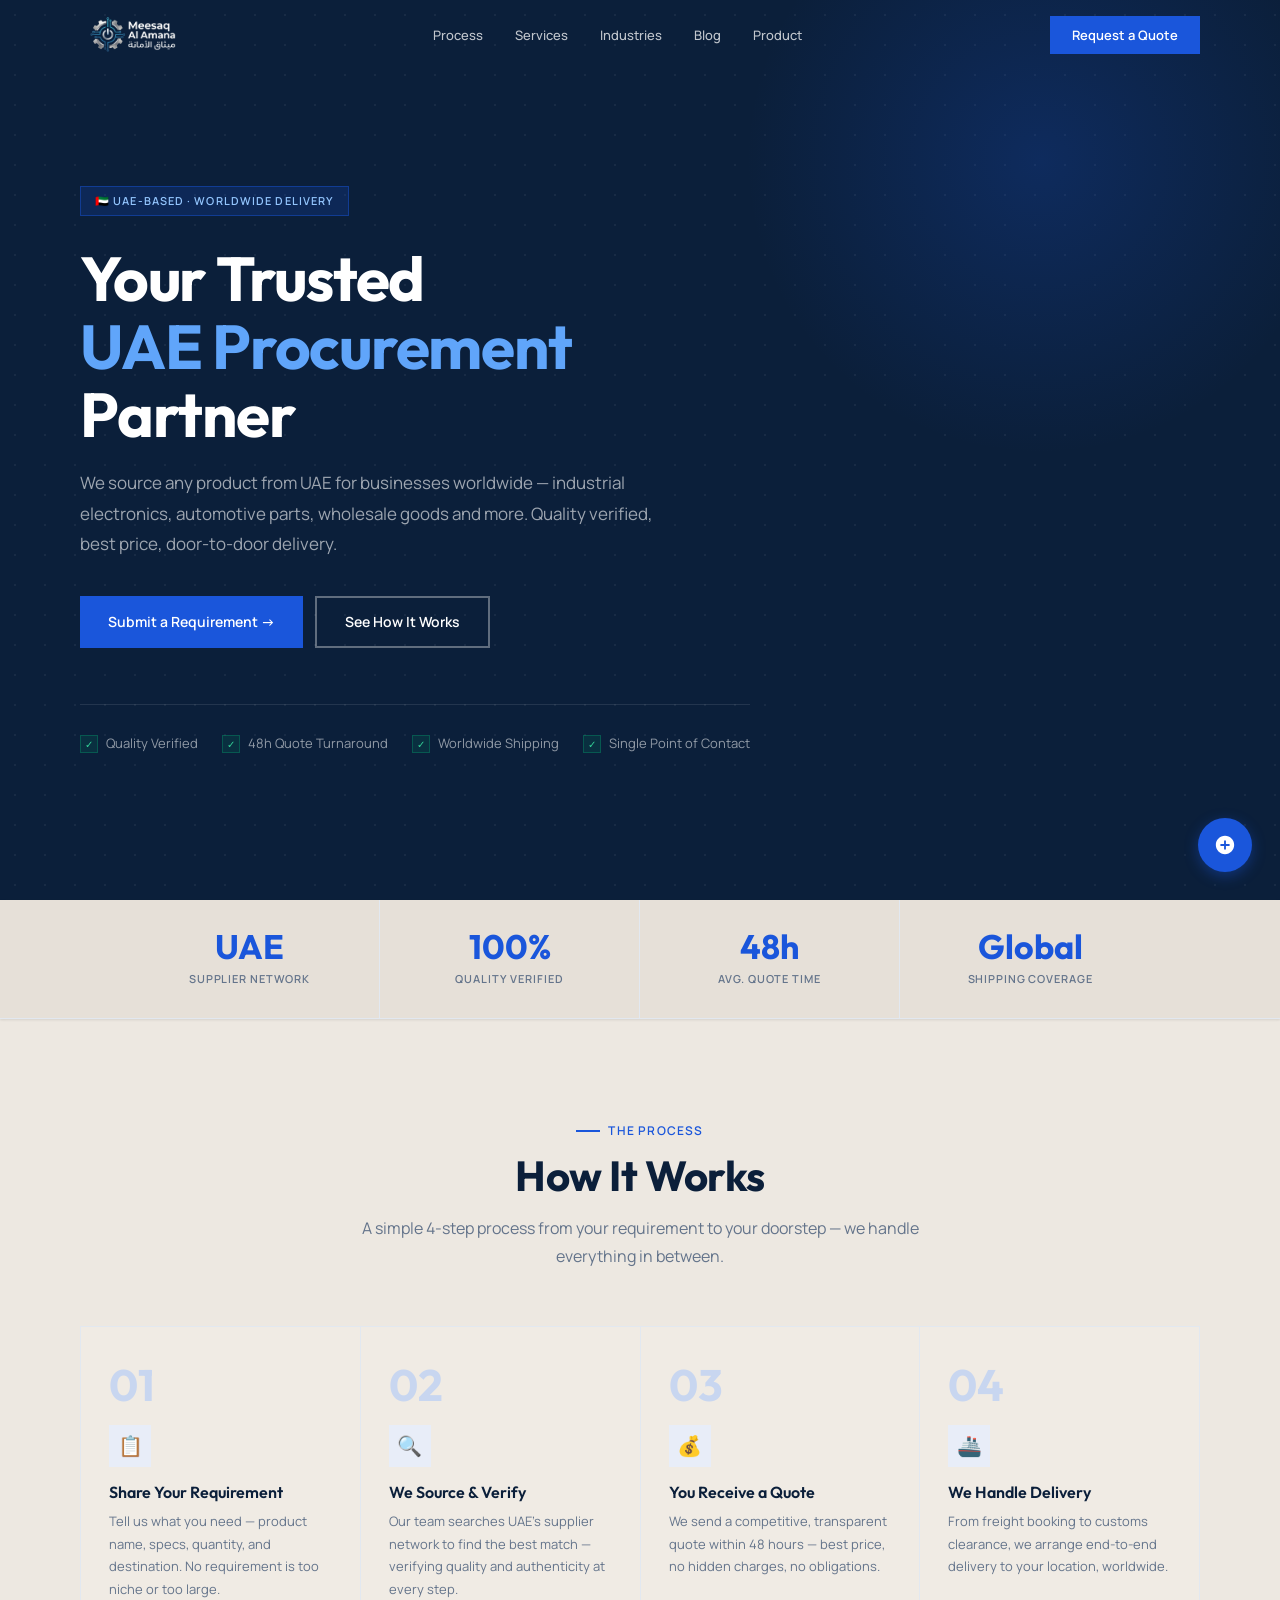
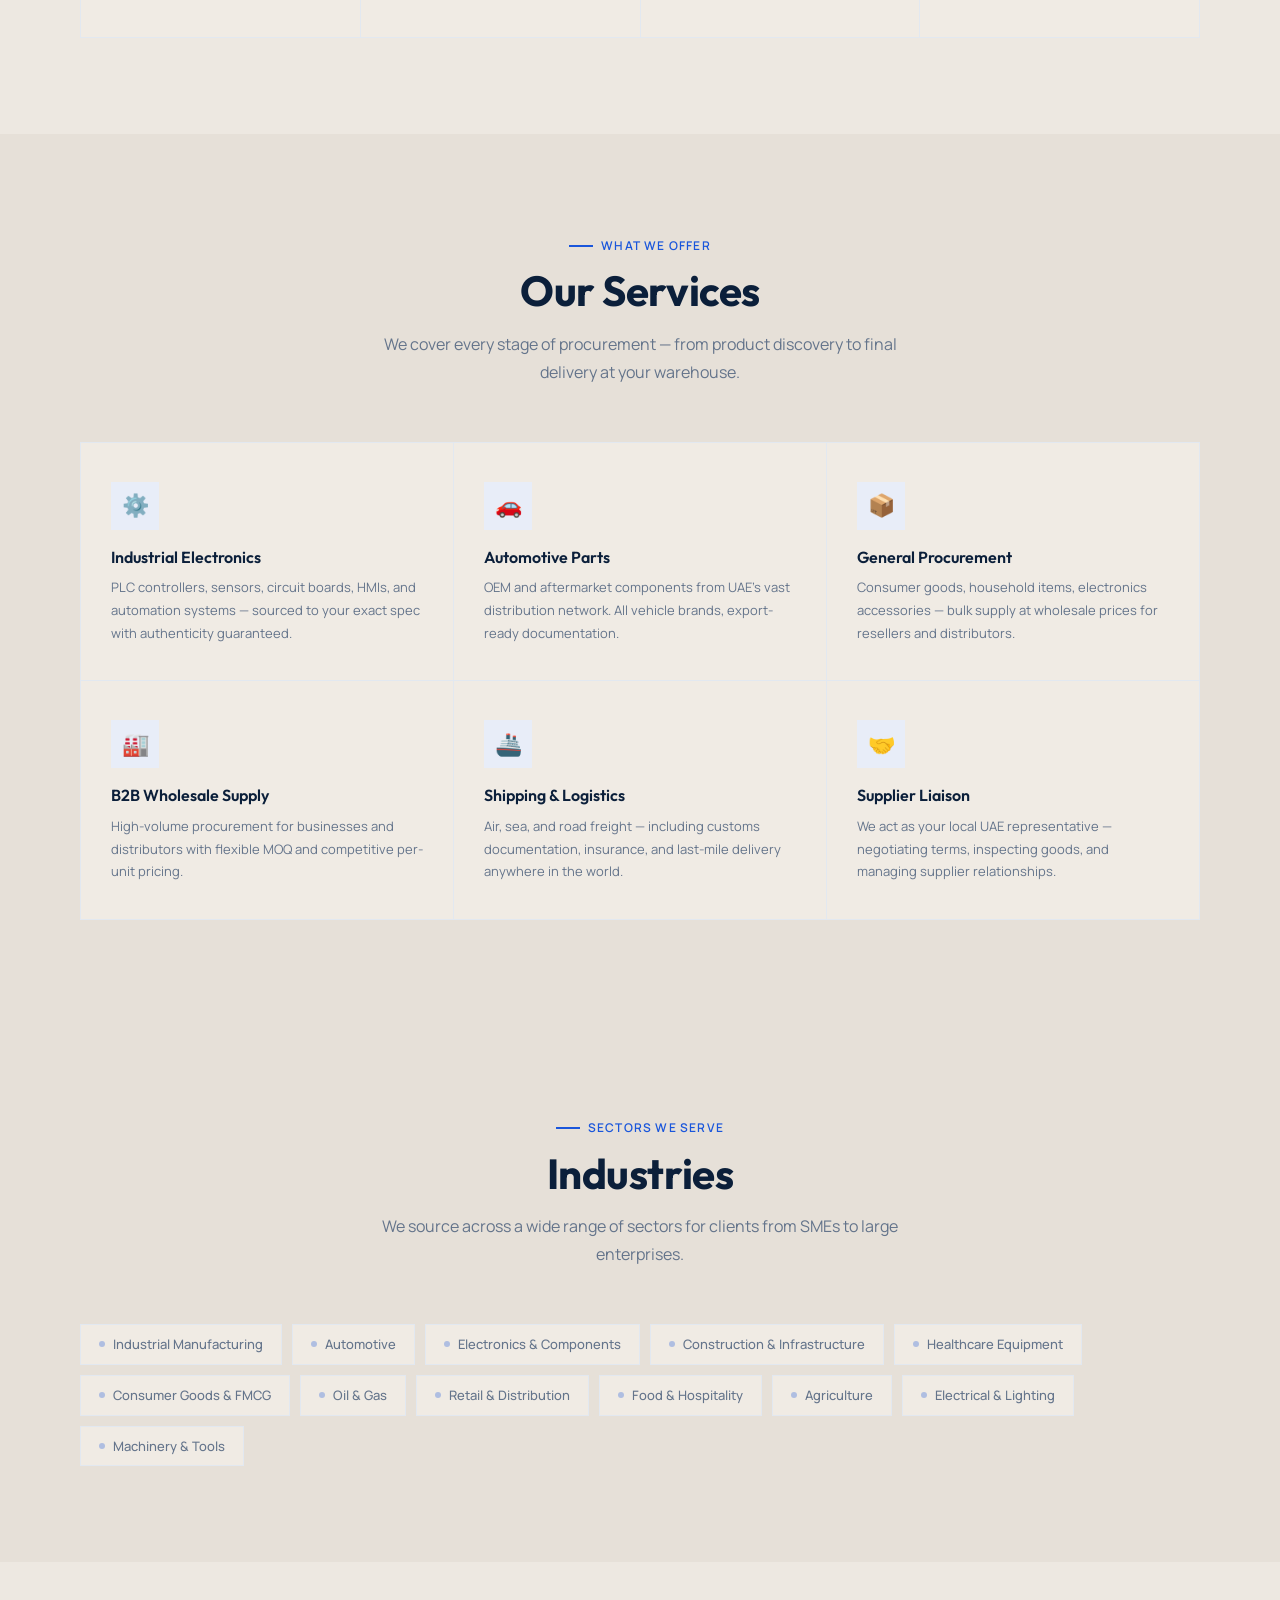
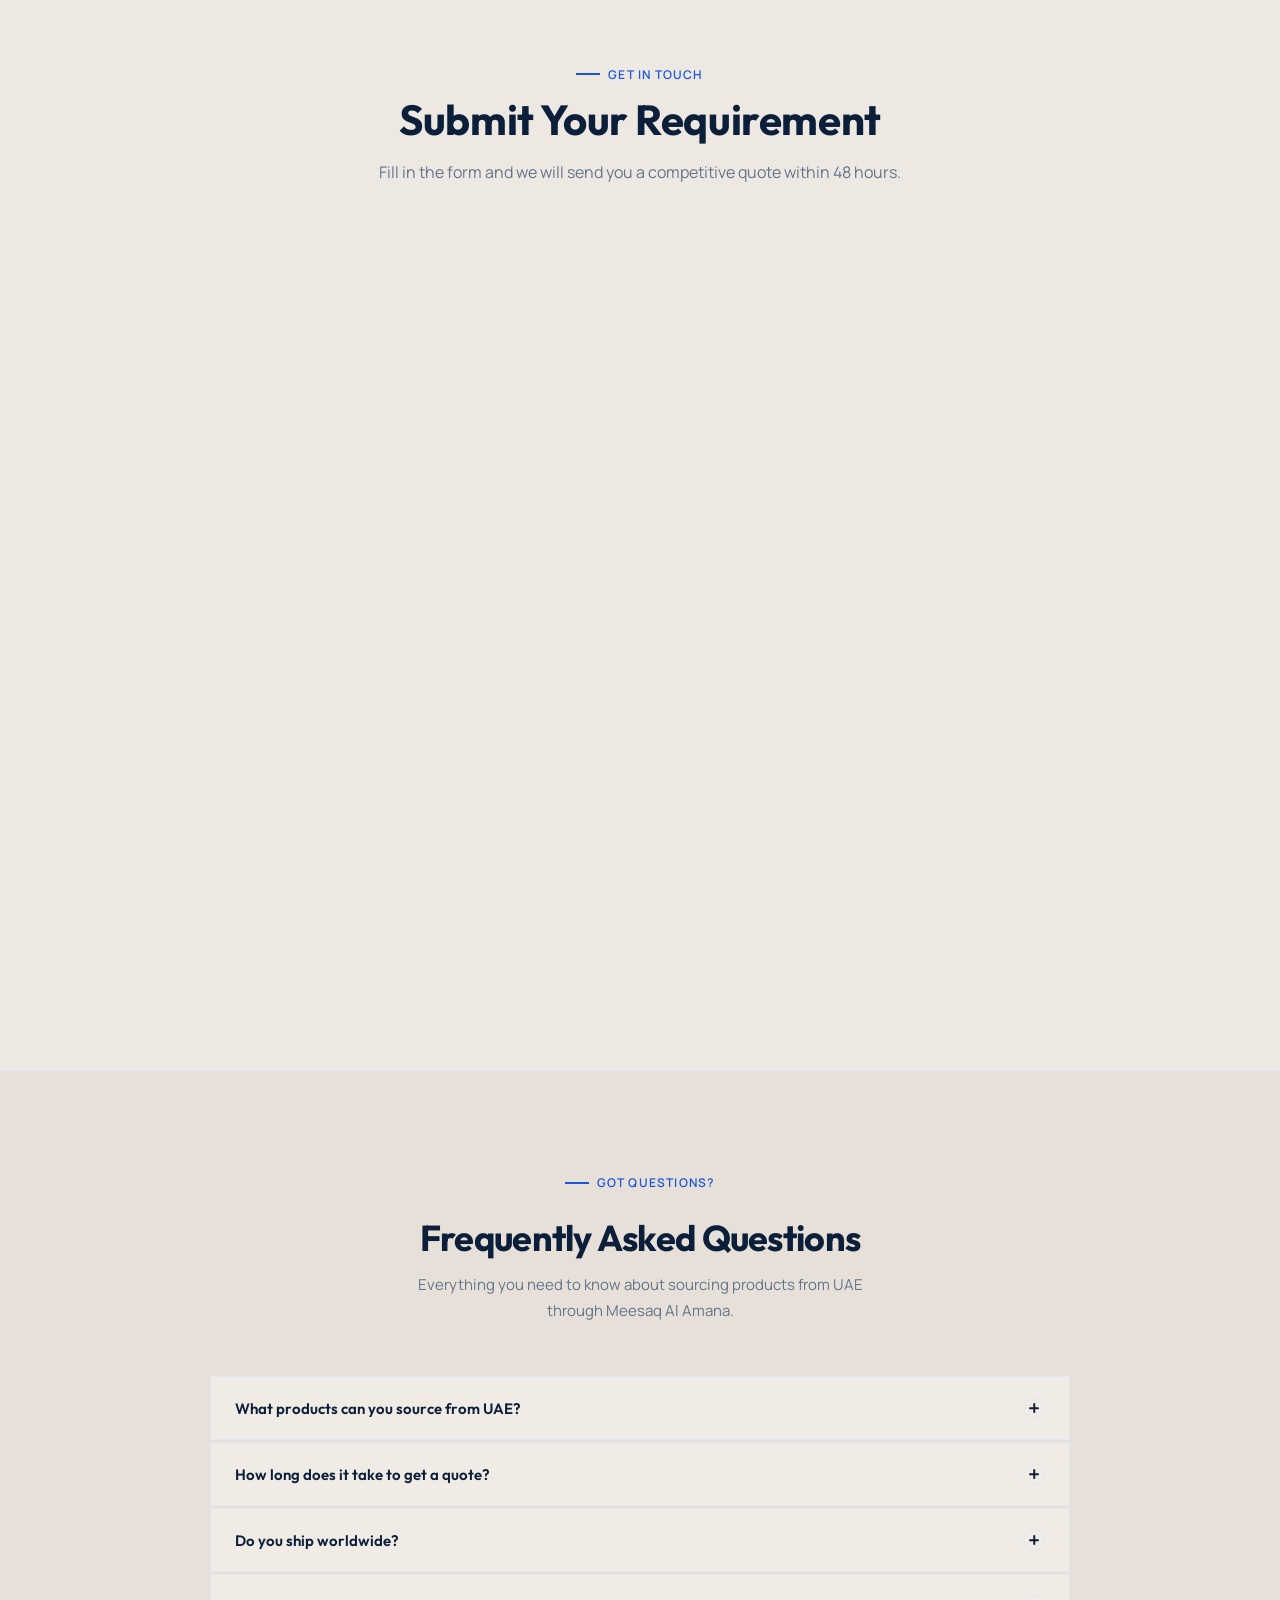
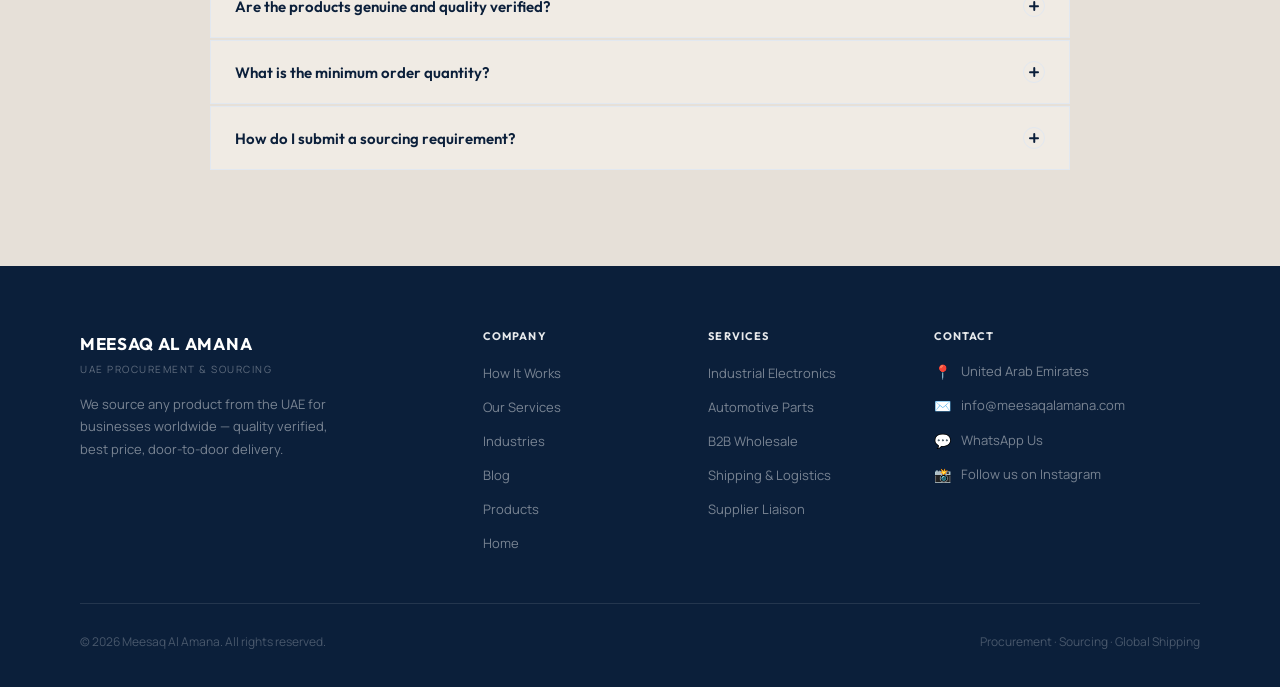
<file: index.html>
<!DOCTYPE html>
<html lang="en">
<head>

  <!-- Google tag (gtag.js) -->
  <script async src="https://www.googletagmanager.com/gtag/js?id=G-WVC9RNNHYS"></script>
  <script>
    window.dataLayer = window.dataLayer || [];
    function gtag(){dataLayer.push(arguments);}
    gtag('js', new Date());

    gtag('config', 'G-WVC9RNNHYS');
  </script>

  <meta charset="UTF-8" />
  <meta name="viewport" content="width=device-width, initial-scale=1.0"/>

  <!-- ── SEO ── -->
  <title>UAE Procurement & Sourcing Company | Meesaq Al Amana</title>
  <meta name="description" content="Meesaq Al Amana is a UAE procurement and sourcing company specializing in industrial electronics, automotive parts, wholesale goods, and global shipping solutions." />
  <meta name="keywords" content="UAE sourcing agent, procurement UAE, industrial electronics sourcing, automotive parts UAE, B2B wholesale UAE, global sourcing, Meesaq Al Amana" , how to source products from uae, things to do before sourcing />
  <meta name="author" content="Meesaq Al Amana" />
  <meta name="robots" content="index, follow" />

  <!-- ── OPEN GRAPH ── -->
  <meta property="og:type" content="website" />
  <meta property="og:title" content="Meesaq Al Amana — Your UAE Procurement Partner" />
  <meta property="og:description" content="We source any product from the UAE for businesses worldwide. Quality verified, best price, door-to-door delivery." />
  <meta property="og:url" content="https://www.meesaqalamana.com/" />
  <meta property="og:site_name" content="Meesaq Al Amana" />
  <meta property="og:image" content="https://www.meesaqalamana.com/og-image.png" />
  <meta property="og:image:width" content="1200" />
  <meta property="og:image:height" content="630" />
  <meta property="og:image:type" content="image/png" />
  <meta name="twitter:card" content="summary_large_image" />
  <meta name="twitter:title" content="Meesaq Al Amana — UAE Procurement Partner" />
  <meta name="twitter:description" content="We source industrial electronics, automotive parts and more from UAE with worldwide delivery." />
  <meta name="twitter:image" content="https://www.meesaqalamana.com/og-image.png" />

  <!-- ── CANONICAL & FAVICON ── -->
  <link rel="canonical" href="https://www.meesaqalamana.com/" />
  <!-- DEFAULT -->
<link rel="icon" type="image/png" sizes="32x32" href="/assets/icons/favicon-32x32.png">

<!-- STANDARD -->
<link rel="icon" type="image/png" sizes="32x32" href="/assets/icons/favicon-32x32.png">
<link rel="icon" type="image/png" sizes="48x48" href="/assets/icons/favicon-48x48.png">
<link rel="icon" type="image/png" sizes="16x16" href="/assets/icons/favicon-16x16.png">

<!-- APPLE -->
<link rel="apple-touch-icon" sizes="180x180" href="/assets/icons/apple-touch-icon.png">

<!-- ANDROID -->
<link rel="icon" type="image/png" sizes="192x192" href="/assets/icons/android-chrome-192x192.png">
<link rel="icon" type="image/png" sizes="512x512" href="/assets/icons/android-chrome-512x512.png">

  <!-- OPTIONAL -->
  <meta name="theme-color" content="#0b1f3a">
  <link rel="manifest" href="/site.webmanifest">
 
  <!-- ── FONTS ── -->
  <link rel="preconnect" href="https://fonts.googleapis.com" />
  <link rel="preconnect" href="https://fonts.gstatic.com" crossorigin />
  <link rel="preload"
        href="https://fonts.googleapis.com/css2?family=Outfit:wght@400;500;600;700&family=Manrope:wght@400;500;600&display=swap"
        as="style"
        onload="this.onload=null;this.rel='stylesheet'">

  <noscript>
    <link href="https://fonts.googleapis.com/css2?family=Outfit:wght@400;500;600;700&family=Manrope:wght@400;500;600&display=swap" rel="stylesheet">
  </noscript>

  <!-- ── STRUCTURED DATA ── -->
  <script type="application/ld+json">
  {
    "@context": "https://schema.org",
    "@type": "Organization",
    "name": "Meesaq Al Amana",
    "url": "https://www.meesaqalamana.com",
    "description": "UAE-based procurement and sourcing company specializing in industrial electronics, automotive parts, and B2B wholesale supply with worldwide shipping.",
    "address": { "@type": "PostalAddress", "addressCountry": "AE" },
    "areaServed": "Worldwide",
    "serviceType": ["Procurement", "Sourcing", "Freight & Logistics", "B2B Wholesale"],
    "contactPoint": {
      "@type": "ContactPoint",
      "contactType": "customer service",
      "availableLanguage": ["English", "Arabic", "Hindi", "Urdu"]
    }
  }
  </script>

  <script type="application/ld+json">
  {
    "@context": "https://schema.org",
    "@type": "FAQPage",
    "mainEntity": [
      { "@type": "Question", "name": "How does sourcing from UAE work?",
        "acceptedAnswer": { "@type": "Answer", "text": "We source products from verified UAE suppliers, negotiate pricing, and handle global shipping." }},
      { "@type": "Question", "name": "Do you provide international shipping?",
        "acceptedAnswer": { "@type": "Answer", "text": "Yes, we provide worldwide shipping including freight, customs clearance and last-mile delivery." }},
      { "@type": "Question", "name": "What products can you source?",
        "acceptedAnswer": { "@type": "Answer", "text": "Industrial electronics, automotive parts, machinery, consumer goods, construction materials and more." }}
    ]
  }
  </script>

  <!-- ── STYLESHEET ── -->
  <link rel="stylesheet" href="css/style.css" />
</head>
<body>

<!-- ══ NAVIGATION ══ -->
<nav id="navbar">
  <a href="https://www.meesaqalamana.com/" class="logo-wrap">
    <img src="/assets/logo/logo-white.png" class="logo logo-light" alt="Meesaq Al Amana Logo - White Version">
    <img src="/assets/logo/logo-dark.png" class="logo logo-dark" alt="Meesaq Al Amana Logo - dark Version">
  </a> 
  <button class="nav-burger" aria-label="Open menu" aria-expanded="false">
    <span></span>
    <span></span>
    <span></span>
  </button>
  <ul class="nav-links">
    <li><a href="#how">Process</a></li>
    <li><a href="#services">Services</a></li>
    <li><a href="#industries">Industries</a></li>
    <li><a href="/blog/">Blog</a></li>
    <li><a href="/products/">Product</a></li>

    <li class="mobile-cta">
      <a href="#contact">Request a Quote</a>
    </li>
  </ul>
  <a href="#contact" class="nav-cta">Request a Quote</a>
</nav>
<main id="main-content">
  <!-- ══ HERO ══ -->
  <section class="hero">
    <div class="hero-inner">
      <div class="hero-badge">🇦🇪 UAE-Based · Worldwide Delivery</div>
      <h1>Your Trusted<br/><em>UAE Procurement</em><br/>Partner</h1>
      <p class="hero-desc">
        We source any product from UAE for businesses worldwide — industrial electronics, automotive parts, wholesale goods and more. Quality verified, best price, door-to-door delivery.
      </p>
      <div class="hero-actions">
        <a href="#contact" class="btn-primary">Submit a Requirement →</a>
        <a href="#how" class="btn-outline">See How It Works</a>
      </div>
      <div class="hero-trust">
        <div class="trust-item"><div class="trust-check">✓</div> Quality Verified</div>
        <div class="trust-item"><div class="trust-check">✓</div> 48h Quote Turnaround</div>
        <div class="trust-item"><div class="trust-check">✓</div> Worldwide Shipping</div>
        <div class="trust-item"><div class="trust-check">✓</div> Single Point of Contact</div>
      </div>
    </div>
  </section>

  <!-- ══ STATS BAR ══ -->
  <div class="stats-bar reveal">
    <div class="stats-inner">
      <div class="stat-item">
        <div class="stat-num">UAE</div>
        <div class="stat-label">Supplier Network</div>
      </div>
      <div class="stat-item">
        <div class="stat-num">100%</div>
        <div class="stat-label">Quality Verified</div>
      </div>
      <div class="stat-item">
        <div class="stat-num">48h</div>
        <div class="stat-label">Avg. Quote Time</div>
      </div>
      <div class="stat-item">
        <div class="stat-num">Global</div>
        <div class="stat-label">Shipping Coverage</div>
      </div>
    </div>
  </div>

  <!-- ══ HOW IT WORKS ══ -->
  <section class="how" id="how">
    <div class="section-header centered reveal">
      <div class="section-label">The Process</div>
      <h2 class="section-title">How It Works</h2>
      <p class="section-sub">A simple 4-step process from your requirement to your doorstep — we handle everything in between.</p>
    </div>
    <div class="steps-grid">
      <div class="step reveal">
        <div class="step-num">01</div>
        <div class="step-icon">📋</div>
        <h3>Share Your Requirement</h3>
        <p>Tell us what you need — product name, specs, quantity, and destination. No requirement is too niche or too large.</p>
      </div>
      <div class="step reveal">
        <div class="step-num">02</div>
        <div class="step-icon">🔍</div>
        <h3>We Source & Verify</h3>
        <p>Our team searches UAE's supplier network to find the best match — verifying quality and authenticity at every step.</p>
      </div>
      <div class="step reveal">
        <div class="step-num">03</div>
        <div class="step-icon">💰</div>
        <h3>You Receive a Quote</h3>
        <p>We send a competitive, transparent quote within 48 hours — best price, no hidden charges, no obligations.</p>
      </div>
      <div class="step reveal">
        <div class="step-num">04</div>
        <div class="step-icon">🚢</div>
        <h3>We Handle Delivery</h3>
        <p>From freight booking to customs clearance, we arrange end-to-end delivery to your location, worldwide.</p>
      </div>
    </div>
  </section>

  <!-- ══ SERVICES ══ -->
  <section class="services" id="services">
    <div class="section-header centered reveal">
      <div class="section-label">What We Offer</div>
      <h2 class="section-title">Our Services</h2>
      <p class="section-sub">We cover every stage of procurement — from product discovery to final delivery at your warehouse.</p>
    </div>
    <div class="services-grid">
      <div class="service-card reveal">
        <div class="service-icon">⚙️</div>
        <h3>Industrial Electronics</h3>
        <p>PLC controllers, sensors, circuit boards, HMIs, and automation systems — sourced to your exact spec with authenticity guaranteed.</p>
      </div>
      <div class="service-card reveal">
        <div class="service-icon">🚗</div>
        <h3>Automotive Parts</h3>
        <p>OEM and aftermarket components from UAE's vast distribution network. All vehicle brands, export-ready documentation.</p>
      </div>
      <div class="service-card reveal">
        <div class="service-icon">📦</div>
        <h3>General Procurement</h3>
        <p>Consumer goods, household items, electronics accessories — bulk supply at wholesale prices for resellers and distributors.</p>
      </div>
      <div class="service-card reveal">
        <div class="service-icon">🏭</div>
        <h3>B2B Wholesale Supply</h3>
        <p>High-volume procurement for businesses and distributors with flexible MOQ and competitive per-unit pricing.</p>
      </div>
      <div class="service-card reveal">
        <div class="service-icon">🚢</div>
        <h3>Shipping & Logistics</h3>
        <p>Air, sea, and road freight — including customs documentation, insurance, and last-mile delivery anywhere in the world.</p>
      </div>
      <div class="service-card reveal">
        <div class="service-icon">🤝</div>
        <h3>Supplier Liaison</h3>
        <p>We act as your local UAE representative — negotiating terms, inspecting goods, and managing supplier relationships.</p>
      </div>
    </div>
  </section>

  <!-- ══ INDUSTRIES ══ -->
  <section class="industries" id="industries">
    <div class="section-header centered reveal">
      <div class="section-label">Sectors We Serve</div>
      <h2 class="section-title">Industries</h2>
      <p class="section-sub">We source across a wide range of sectors for clients from SMEs to large enterprises.</p>
    </div>
    <div class="industries-pills">
      <div class="ind-pill reveal"><div class="ind-pill-dot"></div> Industrial Manufacturing</div>
      <div class="ind-pill reveal"><div class="ind-pill-dot"></div> Automotive</div>
      <div class="ind-pill reveal"><div class="ind-pill-dot"></div> Electronics & Components</div>
      <div class="ind-pill reveal"><div class="ind-pill-dot"></div> Construction & Infrastructure</div>
      <div class="ind-pill reveal"><div class="ind-pill-dot"></div> Healthcare Equipment</div>
      <div class="ind-pill reveal"><div class="ind-pill-dot"></div> Consumer Goods & FMCG</div>
      <div class="ind-pill reveal"><div class="ind-pill-dot"></div> Oil & Gas</div>
      <div class="ind-pill reveal"><div class="ind-pill-dot"></div> Retail & Distribution</div>
      <div class="ind-pill reveal"><div class="ind-pill-dot"></div> Food & Hospitality</div>
      <div class="ind-pill reveal"><div class="ind-pill-dot"></div> Agriculture</div>
      <div class="ind-pill reveal"><div class="ind-pill-dot"></div> Electrical & Lighting</div>
      <div class="ind-pill reveal"><div class="ind-pill-dot"></div> Machinery & Tools</div>
    </div>
  </section>

  <!-- ══ CONTACT ══ -->
  <section class="contact" id="contact">
    <div class="section-header centered reveal">
      <div class="section-label">Get In Touch</div>
      <h2 class="section-title">Submit Your Requirement</h2>
      <p class="section-sub">Fill in the form and we will send you a competitive quote within 48 hours.</p>
    </div>
    <div class="contact-layout reveal">

      <!-- Contact Info -->
      <div class="contact-info">
        <div class="contact-info-item">
          <div class="ci-icon">📍</div>
          <div class="ci-text">
            <strong>Location</strong>
            <span>United Arab Emirates</span>
          </div>
        </div>
        <div class="contact-info-item">
          <div class="ci-icon">✉️</div>
          <div class="ci-text">
            <strong>Email</strong>
            <a href="mailto:info@meesaqalamana.com">info@meesaqalamana.com</a>
          </div>
        </div>
        <div class="contact-info-item">
          <div class="ci-icon">💬</div>
          <div class="ci-text">
            <strong>WhatsApp</strong>
            <a href="https://wa.me/971525440721" target="_blank">+971 52 544 0721</a>
          </div>
        </div>
        <div class="contact-info-item">
          <div class="ci-icon">🕐</div>
          <div class="ci-text">
            <strong>Quote Turnaround</strong>
            <span>Within 48 business hours</span>
          </div>
        </div>
        <div class="contact-info-item">
          <div class="ci-icon">🌍</div>
          <div class="ci-text">
            <strong>Languages</strong>
            <span>English, Arabic, Hindi, Urdu</span>
          </div>
        </div>
      </div>
      

      <!-- Form -->
      <div class="contact-form-box">
        <form class="contact-form"
              id="contactForm"
              action="https://formspree.io/f/mjgjrjwl"
              method="POST"
              novalidate>

          <input type="hidden" name="_next" value="https://www.meesaqalamana.com/?submitted=true" />
          <input type="hidden" name="_subject" value="New Sourcing Requirement — Meesaq Al Amana" />

          <input type="text" name="_gotcha" style="position:absolute;left:-9999px;">

          <div class="form-row">
            <div class="form-field">
              <label>Full Name <span class="req">*</span></label>
              <input type="text" name="name" placeholder="Enter your name" required minlength="2" />
              <span class="field-error" id="err-name">Please enter your full name.</span>
            </div>
            <div class="form-field">
              <label>Company / Organization</label>
              <input type="text" name="company" placeholder="Enter Company Name" />
              <span class="field-hint">Leave blank if individual buyer.</span>
            </div>
          </div>

          <div class="form-row">
            <div class="form-field">
              <label>Email Address <span class="req">*</span></label>
              <input type="email" name="email" id="emailInput" placeholder="Enter Your Email" required />
              <span class="field-error" id="err-email">Please enter a valid email (e.g. name@company.com).</span>
            </div>
            <div class="form-field">
              <label>Phone / WhatsApp <span class="req">*</span></label>
              <div class="phone-row">
                <select name="country_code" id="countryCode" class="country-code">
                  <option value="+971">🇦🇪+971</option>
                  <option value="+91">🇮🇳+91</option>
                  <option value="+92">🇵🇰+92</option>
                  <option value="+966">🇸🇦+966</option>
                  <option value="+968">🇴🇲+968</option>
                  <option value="+974">🇶🇦+974</option>
                  <option value="+965">🇰🇼+965</option>
                  <option value="+973">🇧🇭+973</option>
                  <option value="+880">🇧🇩+880</option>
                  <option value="+94">🇱🇰+94</option>
                  <option value="+20">🇪🇬+20</option>
                  <option value="+44">🇬🇧+44</option>
                  <option value="+1">🇺🇸+1</option>
                  <option value="+49">🇩🇪+49</option>
                  <option value="+33">🇫🇷+33</option>
                  <option value="+86">🇨🇳+86</option>
                  <option value="+65">🇸🇬+65</option>
                  <option value="+60">🇲🇾+60</option>
                  <option value="+234">🇳🇬+234</option>
                  <option value="+254">🇰🇪+254</option>
                  <option value="+27">🇿🇦+27</option>
                  <option value="+55">🇧🇷+55</option>
                  <option value="+7">🇷🇺+7</option>
                  <option value="+90">🇹🇷+90</option>
                </select>
                <input class="phone-input" type="tel" name="phone" id="phoneInput"
                      placeholder="000000000" required pattern="[0-9\s\-]{6,15}" />
              </div>
              <span class="field-error" id="err-phone">Please enter a valid phone number.</span>
            </div>
          </div>

          <div class="form-row">
            <div class="form-field">
              <label>Product Category <span class="req">*</span></label>
              <select name="category" required id="categorySelect">
                <option value="" disabled selected>— Select a category —</option>
                <option value="Industrial Electronics">⚙️ Industrial Electronics</option>
                <option value="Automotive Parts">🚗 Automotive Parts</option>
                <option value="Consumer Goods">📦 Consumer Goods</option>
                <option value="Construction Materials">🏗️ Construction Materials</option>
                <option value="Healthcare Equipment">🏥 Healthcare Equipment</option>
                <option value="Electrical & Lighting">💡 Electrical & Lighting</option>
                <option value="Machinery & Tools">🔧 Machinery & Tools</option>
                <option value="Food & Hospitality">🍽️ Food & Hospitality</option>
                <option value="Agriculture Supplies">🌾 Agriculture Supplies</option>
                <option value="Oil & Gas">⛽ Oil & Gas</option>
                <option value="Other">🔎 Other (specify in description)</option>
              </select>
              <span class="field-error" id="err-category">Please select a category.</span>
            </div>
            <div class="form-field">
              <label>Destination Country <span class="req">*</span></label>
              <select name="destination" required id="destinationSelect">
                <option value="" disabled selected>— Where to ship? —</option>
                <option value="India">🇮🇳 India</option>
                <option value="Pakistan">🇵🇰 Pakistan</option>
                <option value="Bangladesh">🇧🇩 Bangladesh</option>
                <option value="UAE">🇦🇪 UAE (within)</option>
                <option value="Saudi Arabia">🇸🇦 Saudi Arabia</option>
                <option value="Oman">🇴🇲 Oman</option>
                <option value="Qatar">🇶🇦 Qatar</option>
                <option value="Kuwait">🇰🇼 Kuwait</option>
                <option value="Bahrain">🇧🇭 Bahrain</option>
                <option value="Egypt">🇪🇬 Egypt</option>
                <option value="Nigeria">🇳🇬 Nigeria</option>
                <option value="Kenya">🇰🇪 Kenya</option>
                <option value="South Africa">🇿🇦 South Africa</option>
                <option value="UK">🇬🇧 UK</option>
                <option value="USA">🇺🇸 USA</option>
                <option value="Germany">🇩🇪 Germany</option>
                <option value="China">🇨🇳 China</option>
                <option value="Singapore">🇸🇬 Singapore</option>
                <option value="Malaysia">🇲🇾 Malaysia</option>
                <option value="Other">🌍 Other</option>
              </select>
              <span class="field-error" id="err-destination">Please select a destination.</span>
            </div>
          </div>

          <div class="form-row">
            <div class="form-field">
              <label>Estimated Quantity</label>
              <select name="quantity">
                <option value="" disabled selected>— Select range —</option>
                <option value="Sample (1-5 units)">Sample (1–5 units)</option>
                <option value="Small (6-50 units)">Small (6–50 units)</option>
                <option value="Medium (51-500 units)">Medium (51–500 units)</option>
                <option value="Large (500+ units)">Large (500+ units)</option>
                <option value="Bulk / Containerload">Bulk / Containerload</option>
                <option value="Not sure yet">Not sure yet</option>
              </select>
            </div>
            <div class="form-field">
              <label>Required By</label>
              <select name="timeline">
                <option value="" disabled selected>— Select timeline —</option>
                <option value="ASAP (within 1 week)">ASAP (within 1 week)</option>
                <option value="Within 2-4 weeks">Within 2–4 weeks</option>
                <option value="Within 1-2 months">Within 1–2 months</option>
                <option value="3+ months">3+ months</option>
                <option value="Flexible">Flexible</option>
              </select>
            </div>
          </div>

          <div class="form-field">
            <label>Describe Your Requirement <span class="req">*</span></label>
            <textarea name="requirement" id="requirementText" required minlength="15"
              placeholder="Product name, brand/model, specifications, intended use, any details that help us source accurately..."></textarea>
            <span class="field-error" id="err-requirement">Please describe your requirement (min. 15 characters).</span>
            <span class="field-hint" id="char-count">0 / 15 characters minimum</span>
          </div>

          <div class="form-field">
            <label>How Did You Hear About Us?</label>
            <select name="source">
              <option value="" disabled selected>— Optional —</option>
              <option value="WhatsApp">WhatsApp</option>
              <option value="LinkedIn">LinkedIn</option>
              <option value="Google Search">Google Search</option>
              <option value="Friend / Referral">Friend / Referral</option>
              <option value="Trade Fair / Event">Trade Fair / Event</option>
              <option value="Other">Other</option>
            </select>
          </div>

          <button type="submit" class="form-submit" id="submitBtn">Submit Requirement →</button>
        </form>
      </div>
    </div>
  </section>

    <!-- ══ FAQ ══ -->
  <section id="faq" class="faq-section">
    <div class="faq-inner">
      <div class="faq-header reveal">
        <div class="section-label">Got Questions?</div>
        <h2>Frequently Asked Questions</h2>
        <p>Everything you need to know about sourcing products from UAE through Meesaq Al Amana.</p>
      </div>
      <div class="faq-list">

        <div class="faq-item reveal">
          <button class="faq-q" aria-expanded="false">
            What products can you source from UAE?
            <span class="faq-icon" aria-hidden="true"></span>
          </button>
          <div class="faq-a">
            <p>We source industrial electronics, electrical components (Siemens, ABB, Eaton, Schneider Electric), automotive parts, B2B wholesale goods, heavy machinery, and general procurement items. If a product is available in the UAE market, we can source it. Submit a requirement and we will confirm availability within 48 hours.</p>
          </div>
        </div>

        <div class="faq-item reveal">
          <button class="faq-q" aria-expanded="false">
            How long does it take to get a quote?
            <span class="faq-icon" aria-hidden="true"></span>
          </button>
          <div class="faq-a">
            <p>We typically respond with a competitive quote within 48 hours of receiving your requirement. For urgent requests, contact us directly on WhatsApp for faster turnaround. Complex or bulk orders may require 2–3 business days for supplier confirmation.</p>
          </div>
        </div>

        <div class="faq-item reveal">
          <button class="faq-q" aria-expanded="false">
            Do you ship worldwide?
            <span class="faq-icon" aria-hidden="true"></span>
          </button>
          <div class="faq-a">
            <p>Yes. We ship to South Asia, Africa, the Middle East, Europe, and beyond. We coordinate door-to-door delivery, handle all UAE export documentation, and work with trusted freight partners to ensure safe, timely delivery regardless of destination.</p>
          </div>
        </div>

        <div class="faq-item reveal">
          <button class="faq-q" aria-expanded="false">
            Are the products genuine and quality verified?
            <span class="faq-icon" aria-hidden="true"></span>
          </button>
          <div class="faq-a">
            <p>Absolutely. Every product we source goes through our supplier verification process. We only work with authorised distributors and verified UAE traders. For branded components (Siemens, ABB, etc.), we confirm authenticity before dispatch and provide documentation on request.</p>
          </div>
        </div>

        <div class="faq-item reveal">
          <button class="faq-q" aria-expanded="false">
            What is the minimum order quantity?
            <span class="faq-icon" aria-hidden="true"></span>
          </button>
          <div class="faq-a">
            <p>There is no strict minimum order quantity. We handle both single-unit procurement and bulk B2B orders. However, larger orders benefit from better pricing and priority handling. Submit your requirement with the quantity and we will advise on the best approach.</p>
          </div>
        </div>

        <div class="faq-item reveal">
          <button class="faq-q" aria-expanded="false">
            How do I submit a sourcing requirement?
            <span class="faq-icon" aria-hidden="true"></span>
          </button>
          <div class="faq-a">
            <p>Use the contact form on this page — provide your product name or part number, quantity, destination country, and any specific requirements. Alternatively, message us directly on WhatsApp. We will review your requirement and reply with availability and pricing.</p>
          </div>
        </div>

      </div>
    </div>
  </section>

  <!-- ══ CONNECT POPUP ══ -->
  <div class="connect-float" id="connectFloat">
    <div class="connect-channels" id="connectChannels">
      <a class="channel-btn whatsapp"
        href="https://wa.me/971525440721?text=Hello%2C%20I%20have%20a%20sourcing%20requirement%20for%20Meesaq%20Al%20Amana."
        target="_blank" rel="noopener">
        <div class="channel-icon">💬</div>
        WhatsApp
      </a>
      <a class="channel-btn telegram"
        href="https://t.me/YOUR_TELEGRAM_USERNAME"
        target="_blank" rel="noopener">
        <div class="channel-icon">✈️</div>
        Telegram
      </a>
    </div>
    <button class="connect-trigger" id="connectTrigger" aria-label="Connect with us">
      <svg viewBox="0 0 24 24" xmlns="http://www.w3.org/2000/svg">
        <path d="M12 2C6.48 2 2 6.48 2 12s4.48 10 10 10 10-4.48 10-10S17.52 2 12 2zm5 11h-4v4h-2v-4H7v-2h4V7h2v4h4v2z"/>
      </svg>
    </button>
  </div>

</main>
<!-- ══ FOOTER ══ -->
<footer>
  <div class="footer-grid">
    <div class="footer-brand">
      <div class="brand-name">MEESAQ AL AMANA</div>
      <div class="brand-sub">UAE Procurement & Sourcing</div>
      <p>We source any product from the UAE for businesses worldwide — quality verified, best price, door-to-door delivery.</p>
    </div>
    <div class="footer-col">
      <h4>Company</h4>
      <ul>
        <li><a href="#how">How It Works</a></li>
        <li><a href="#services">Our Services</a></li>
        <li><a href="#industries">Industries</a></li>
        <li><a href="/blog/">Blog</a></li>
        <li><a href="/products/">Products</a></li>
        <li><a href="https://www.meesaqalamana.com/">Home</a></li>
        
      </ul>
    </div>
    <div class="footer-col">
      <h4>Services</h4>
      <ul>
        <li><a href="#services">Industrial Electronics</a></li>
        <li><a href="#services">Automotive Parts</a></li>
        <li><a href="#services">B2B Wholesale</a></li>
        <li><a href="#services">Shipping & Logistics</a></li>
        <li><a href="#services">Supplier Liaison</a></li>
      </ul>
    </div>
    <div class="footer-col">
      <h4>Contact</h4>
      <div class="footer-contact-row">
        <span>📍</span>
        <span>United Arab Emirates</span>
      </div>
      <div class="footer-contact-row">
        <span>✉️</span>
        <a href="mailto:info@meesaqalamana.com">info@meesaqalamana.com</a>
      </div>
      <div class="footer-contact-row">
        <span>💬</span>
        <a href="https://wa.me/971525440721" target="_blank">WhatsApp Us</a>
      </div>
      <div class="footer-contact-row">
        <span>📸</span>
        <a href="https://instagram.com" target="_blank">Follow us on Instagram</a>
      </div>
    </div>
  </div>
  <div class="footer-bottom">
    <span>© 2026 Meesaq Al Amana. All rights reserved.</span>
    <span>Procurement · Sourcing · Global Shipping</span>
  </div>
</footer>

<script src="js/main.js"></script>
<script>
  const trigger = document.getElementById('connectTrigger');
  const channels = document.getElementById('connectChannels');
  trigger.addEventListener('click', () => {
    const open = channels.classList.toggle('open');
    trigger.classList.toggle('open', open);
  });
  document.addEventListener('click', (e) => {
    if (!document.getElementById('connectFloat').contains(e.target)) {
      channels.classList.remove('open');
      trigger.classList.remove('open');
    }
  });
</script>
</body>
</html>
</file>
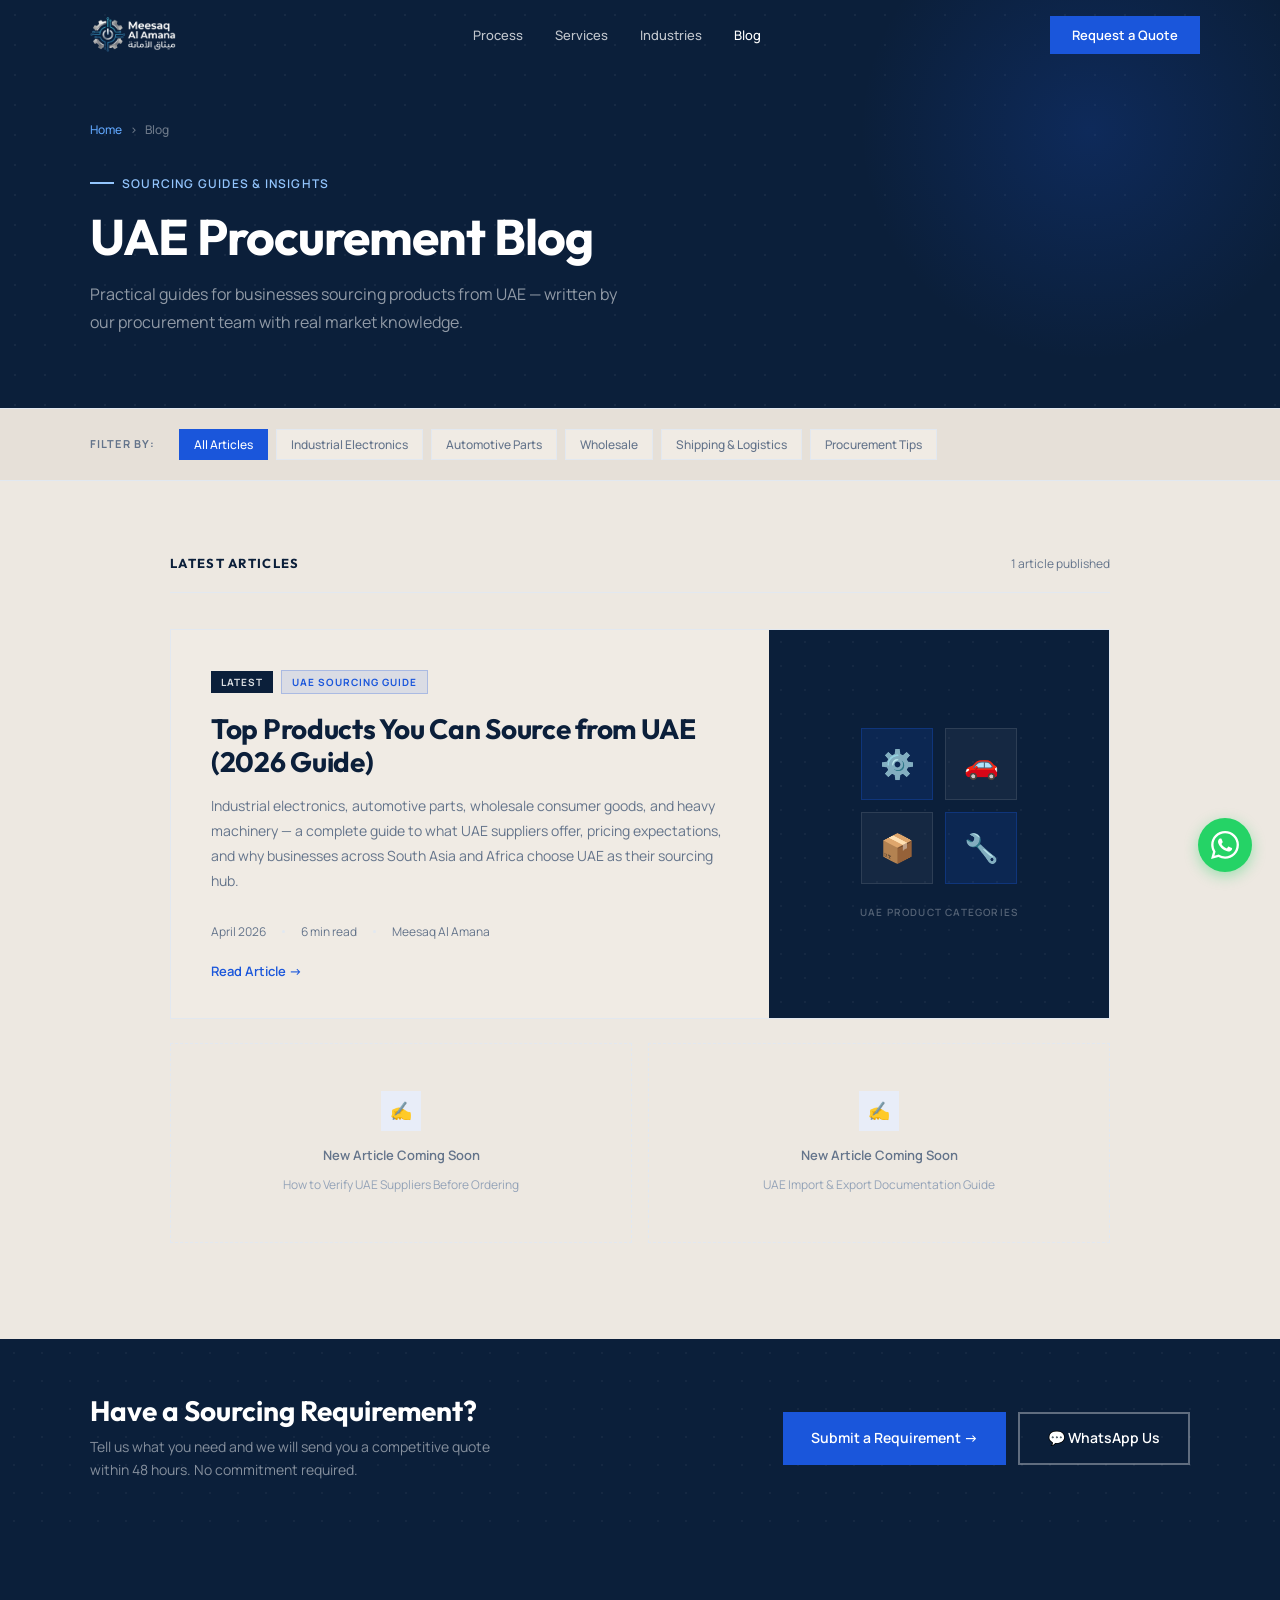
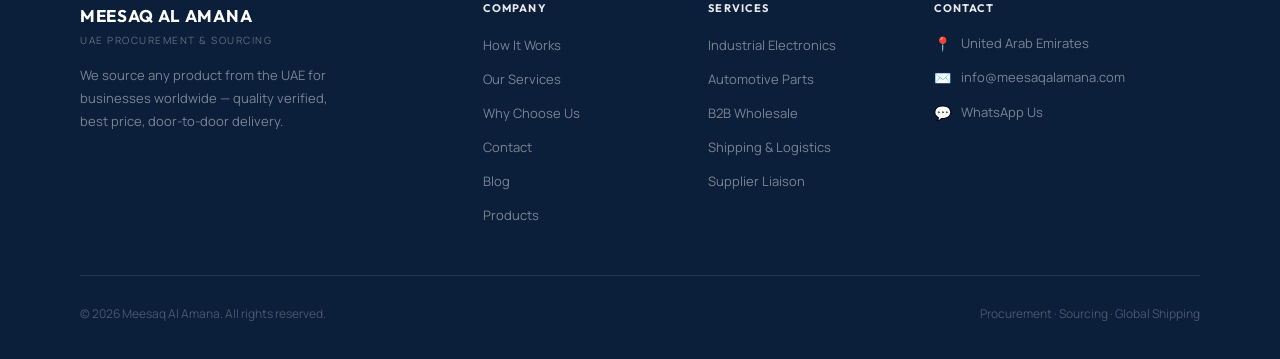
<file: blog/index.html>
<!DOCTYPE html>
<html lang="en">
<head>
  <!-- Google tag (gtag.js) -->
  <script async src="https://www.googletagmanager.com/gtag/js?id=G-WVC9RNNHYS"></script>
  <script>
    window.dataLayer = window.dataLayer || [];
    function gtag(){dataLayer.push(arguments);}
    gtag('js', new Date());
    gtag('config', 'G-WVC9RNNHYS');
  </script>

  <meta charset="UTF-8" />
  <meta name="viewport" content="width=device-width, initial-scale=1.0"/>
  <title>UAE Sourcing & Procurement Blog | Meesaq Al Amana</title>
  <meta name="description" content="Expert guides on sourcing products from UAE — industrial electronics, automotive parts, wholesale goods, and procurement tips for global buyers." />
  <meta name="keywords" content="UAE sourcing blog, UAE procurement guide, source products UAE, B2B sourcing UAE, UAE trading guide" />
  <meta name="author" content="Meesaq Al Amana" />
  <meta name="robots" content="index, follow" />

  <meta property="og:type" content="website" />
  <meta property="og:title" content="UAE Sourcing & Procurement Blog | Meesaq Al Amana" />
  <meta property="og:description" content="Expert guides on sourcing products from UAE — industrial electronics, automotive parts, wholesale goods, and procurement tips for global buyers." />
  <meta property="og:url" content="https://www.meesaqalamana.com/blog/" />
  <meta property="og:site_name" content="Meesaq Al Amana" />
  <meta property="og:image" content="https://www.meesaqalamana.com/og-image.png" />
  <meta property="og:image:width" content="1200" />
  <meta property="og:image:height" content="630" />
  <meta property="og:image:type" content="image/png" />
  <meta name="twitter:card" content="summary_large_image" />
  <meta name="twitter:title" content="UAE Sourcing & Procurement Blog | Meesaq Al Amana" />
  <meta name="twitter:description" content="Expert guides on sourcing products from UAE — industrial electronics, automotive parts, wholesale goods." />
  <meta name="twitter:image" content="https://www.meesaqalamana.com/og-image.png" />

  <link rel="canonical" href="https://www.meesaqalamana.com/blog/" />

  <link rel="icon" type="image/png" sizes="32x32" href="/assets/icons/favicon-32x32.png">

  <link rel="icon" type="image/png" sizes="32x32" href="/assets/icons/favicon-32x32.png">
  <link rel="icon" type="image/png" sizes="48x48" href="/assets/icons/favicon-48x48.png">
  <link rel="icon" type="image/png" sizes="16x16" href="/assets/icons/favicon-16x16.png">
  <link rel="apple-touch-icon" sizes="180x180" href="/assets/icons/apple-touch-icon.png">
  <link rel="icon" type="image/png" sizes="192x192" href="/assets/icons/android-chrome-192x192.png">
  <link rel="icon" type="image/png" sizes="512x512" href="/assets/icons/android-chrome-512x512.png">

  <link rel="preconnect" href="https://fonts.googleapis.com" />
  <link rel="preconnect" href="https://fonts.gstatic.com" crossorigin />
  <link href="https://fonts.googleapis.com/css2?family=Outfit:wght@400;500;600;700&family=Manrope:wght@400;500;600&display=swap" rel="stylesheet" />

  <script type="application/ld+json">
  {
    "@context": "https://schema.org",
    "@type": "Blog",
    "name": "Meesaq Al Amana — UAE Sourcing Blog",
    "url": "https://www.meesaqalamana.com/blog/",
    "description": "Expert guides on sourcing products from UAE for global B2B buyers.",
    "publisher": {
      "@type": "Organization",
      "name": "Meesaq Al Amana",
      "url": "https://www.meesaqalamana.com/",
      "logo": {
        "@type": "ImageObject",
        "url": "https://www.meesaqalamana.com/og-image.png",
        "width": 1200,
        "height": 630
      }
    }
  }
  </script>
  <script type="application/ld+json">
  {
    "@context": "https://schema.org",
    "@type": "BreadcrumbList",
    "itemListElement": [
      { "@type": "ListItem", "position": 1, "name": "Home", "item": "https://www.meesaqalamana.com/" },
      { "@type": "ListItem", "position": 2, "name": "Blog", "item": "https://www.meesaqalamana.com/blog/" }
    ]
  }
  </script>

  <link rel="stylesheet" href="/css/style.css" />
  <link rel="stylesheet" href="/css/blog.css" />

  <style>
    /* ── BLOG INDEX SPECIFIC ── */
    .blog-index-hero {
      background: var(--dark);
      padding: 120px 80px 72px;
      position: relative;
      overflow: hidden;
    }
    .blog-index-hero::before {
      content: '';
      position: absolute;
      inset: 0;
      background-image: radial-gradient(rgba(255,255,255,0.05) 1px, transparent 1px);
      background-size: 30px 30px;
      pointer-events: none;
    }
    .blog-index-hero::after {
      content: '';
      position: absolute;
      top: -120px; right: -60px;
      width: 500px; height: 500px;
      background: radial-gradient(circle, rgba(26,86,219,0.2) 0%, transparent 65%);
      pointer-events: none;
    }
    .blog-index-hero-inner {
      position: relative;
      z-index: 1;
      max-width: 1100px;
      margin: 0 auto;
    }
    .blog-index-hero .breadcrumb {
      display: flex;
      align-items: center;
      gap: 8px;
      font-size: 12px;
      font-weight: 500;
      color: rgba(255,255,255,0.4);
      margin-bottom: 28px;
    }
    .blog-index-hero .breadcrumb a { color: #60a5fa; }
    .blog-index-hero .section-label {
      color: #93c5fd;
      margin-bottom: 16px;
    }
    .blog-index-hero .section-label::before { background: #93c5fd; }
    .blog-index-hero h1 {
      font-size: clamp(28px, 4vw, 50px);
      font-weight: 700;
      color: var(--white);
      letter-spacing: -0.02em;
      line-height: 1.1;
      margin-bottom: 16px;
    }
    .blog-index-hero p {
      font-size: 16px;
      color: rgba(255,255,255,0.55);
      max-width: 540px;
      line-height: 1.75;
    }

    /* ── POSTS GRID ── */
    .blog-posts-section {
      max-width: 1100px;
      margin: 0 auto;
      padding: 72px 80px 96px;
    }
    .posts-header {
      display: flex;
      align-items: center;
      justify-content: space-between;
      margin-bottom: 36px;
      padding-bottom: 18px;
      border-bottom: 1px solid var(--border);
    }
    .posts-header-title {
      font-family: var(--font-head);
      font-size: 13px;
      font-weight: 700;
      text-transform: uppercase;
      letter-spacing: 0.1em;
      color: var(--dark);
    }
    .posts-count {
      font-size: 12px;
      color: var(--text-muted);
    }

    /* Featured post (first/latest) */
    .post-featured {
      display: grid;
      grid-template-columns: 1fr 340px;
      gap: 0;
      border: 1px solid var(--border);
      background: var(--bg-card);
      margin-bottom: 24px;
      transition: box-shadow 0.2s;
      text-decoration: none;
    }
    .post-featured:hover { box-shadow: var(--shadow-lg); }
    .post-featured-content {
      padding: 40px 40px 36px;
      display: flex;
      flex-direction: column;
    }
    .post-featured-badge {
      display: inline-flex;
      align-items: center;
      gap: 8px;
      margin-bottom: 18px;
    }
    .tag-pill {
      display: inline-block;
      padding: 3px 10px;
      background: rgba(26,86,219,0.1);
      border: 1px solid rgba(26,86,219,0.25);
      color: var(--blue);
      font-size: 10px;
      font-weight: 700;
      letter-spacing: 0.1em;
      text-transform: uppercase;
    }
    .tag-featured {
      display: inline-block;
      padding: 3px 10px;
      background: var(--dark);
      color: rgba(255,255,255,0.85);
      font-size: 10px;
      font-weight: 700;
      letter-spacing: 0.1em;
      text-transform: uppercase;
    }
    .post-featured-content h2 {
      font-family: var(--font-head);
      font-size: clamp(20px, 2.5vw, 28px);
      font-weight: 700;
      color: var(--dark);
      line-height: 1.2;
      margin-bottom: 14px;
      letter-spacing: -0.01em;
    }
    .post-featured-content p {
      font-size: 14px;
      color: var(--text-muted);
      line-height: 1.8;
      margin-bottom: 28px;
      flex: 1;
    }
    .post-meta-row {
      display: flex;
      align-items: center;
      gap: 16px;
      flex-wrap: wrap;
    }
    .post-meta-item {
      font-size: 12px;
      color: var(--text-muted);
      display: flex;
      align-items: center;
      gap: 5px;
    }
    .post-meta-dot {
      width: 3px; height: 3px;
      background: var(--border);
      border-radius: 50%;
    }
    .post-read-link {
      display: inline-flex;
      align-items: center;
      gap: 6px;
      font-size: 13px;
      font-weight: 600;
      color: var(--blue);
      margin-top: 20px;
      transition: gap 0.2s;
    }
    .post-featured:hover .post-read-link { gap: 10px; }

    .post-featured-visual {
      background: var(--dark);
      display: flex;
      flex-direction: column;
      align-items: center;
      justify-content: center;
      padding: 40px 32px;
      position: relative;
      overflow: hidden;
      min-height: 280px;
    }
    .post-featured-visual::before {
      content: '';
      position: absolute;
      inset: 0;
      background-image: radial-gradient(rgba(255,255,255,0.04) 1px, transparent 1px);
      background-size: 24px 24px;
    }
    .visual-icon-grid {
      position: relative;
      z-index: 1;
      display: grid;
      grid-template-columns: repeat(2, 1fr);
      gap: 12px;
    }
    .visual-icon-box {
      width: 72px; height: 72px;
      background: rgba(26,86,219,0.15);
      border: 1px solid rgba(26,86,219,0.3);
      display: flex;
      align-items: center;
      justify-content: center;
      font-size: 28px;
    }
    .visual-icon-box:nth-child(2) {
      background: rgba(255,255,255,0.04);
      border-color: rgba(255,255,255,0.1);
    }
    .visual-icon-box:nth-child(3) {
      background: rgba(255,255,255,0.04);
      border-color: rgba(255,255,255,0.1);
    }
    .visual-icon-box:nth-child(4) {
      background: rgba(26,86,219,0.15);
      border: 1px solid rgba(26,86,219,0.3);
    }
    .visual-label {
      position: relative;
      z-index: 1;
      margin-top: 20px;
      font-size: 10px;
      font-weight: 600;
      letter-spacing: 0.12em;
      text-transform: uppercase;
      color: rgba(255,255,255,0.3);
    }

    /* ── POSTS LIST (regular cards) ── */
    .posts-grid {
      display: grid;
      grid-template-columns: repeat(2, 1fr);
      gap: 16px;
      margin-top: 16px;
    }
    .post-card {
      border: 1px solid var(--border);
      background: var(--bg-card);
      padding: 28px;
      display: flex;
      flex-direction: column;
      text-decoration: none;
      transition: box-shadow 0.2s, transform 0.2s;
      border-left: 3px solid transparent;
    }
    .post-card:hover {
      box-shadow: var(--shadow-md);
      border-left-color: var(--blue);
      transform: translateY(-2px);
    }
    .post-card .tag-pill { margin-bottom: 14px; }
    .post-card h3 {
      font-family: var(--font-head);
      font-size: 16px;
      font-weight: 600;
      color: var(--dark);
      line-height: 1.35;
      margin-bottom: 10px;
    }
    .post-card p {
      font-size: 13px;
      color: var(--text-muted);
      line-height: 1.75;
      flex: 1;
      margin-bottom: 18px;
    }
    .post-card .post-meta-row { margin-top: auto; }
    .post-card .post-read-link { font-size: 12px; margin-top: 14px; }

    /* Coming soon placeholder card */
    .post-card-placeholder {
      border: 1px dashed var(--border);
      background: transparent;
      padding: 28px;
      display: flex;
      flex-direction: column;
      align-items: center;
      justify-content: center;
      text-align: center;
      min-height: 200px;
      gap: 10px;
    }
    .placeholder-icon {
      width: 40px; height: 40px;
      background: var(--blue-light);
      display: flex;
      align-items: center;
      justify-content: center;
      font-size: 18px;
      margin-bottom: 4px;
    }
    .placeholder-text {
      font-size: 13px;
      font-weight: 600;
      color: var(--text-muted);
    }
    .placeholder-sub {
      font-size: 12px;
      color: var(--gray-400);
    }

    /* ── CATEGORIES STRIP ── */
    .categories-strip {
      background: var(--bg-2);
      border-top: 1px solid var(--border);
      border-bottom: 1px solid var(--border);
      padding: 20px 80px;
    }
    .categories-inner {
      max-width: 1100px;
      margin: 0 auto;
      display: flex;
      align-items: center;
      gap: 24px;
      flex-wrap: wrap;
    }
    .cat-label {
      font-size: 11px;
      font-weight: 700;
      text-transform: uppercase;
      letter-spacing: 0.1em;
      color: var(--text-muted);
      flex-shrink: 0;
    }
    .cat-pills { display: flex; gap: 8px; flex-wrap: wrap; }
    .cat-pill-btn {
      padding: 6px 14px;
      background: var(--bg-card);
      border: 1px solid var(--border);
      font-size: 12px;
      font-weight: 500;
      color: var(--text-muted);
      cursor: pointer;
      transition: all 0.2s;
      font-family: var(--font-body);
    }
    .cat-pill-btn:hover,
    .cat-pill-btn.active {
      background: var(--blue);
      border-color: var(--blue);
      color: white;
    }

    /* ── NEWSLETTER / CTA STRIP ── */
    .blog-cta-strip {
      background: var(--dark);
      padding: 56px 80px;
      position: relative;
      overflow: hidden;
    }
    .blog-cta-strip::before {
      content: '';
      position: absolute;
      inset: 0;
      background-image: radial-gradient(rgba(255,255,255,0.04) 1px, transparent 1px);
      background-size: 28px 28px;
      pointer-events: none;
    }
    .blog-cta-inner {
      max-width: 1100px;
      margin: 0 auto;
      display: flex;
      align-items: center;
      justify-content: space-between;
      gap: 40px;
      flex-wrap: wrap;
      position: relative;
      z-index: 1;
    }
    .blog-cta-text h3 {
      font-family: var(--font-head);
      font-size: clamp(20px, 2.5vw, 28px);
      color: var(--white);
      margin-bottom: 8px;
    }
    .blog-cta-text p {
      font-size: 14px;
      color: rgba(255,255,255,0.5);
      max-width: 420px;
      line-height: 1.7;
    }
    .blog-cta-actions { display: flex; gap: 12px; flex-wrap: wrap; }

    /* ── RESPONSIVE ── */
    @media (max-width: 1024px) {
      .blog-index-hero { padding: 100px 40px 60px; }
      .blog-posts-section { padding: 56px 40px 80px; }
      .categories-strip { padding: 18px 40px; }
      .blog-cta-strip { padding: 48px 40px; }
    }
    @media (max-width: 768px) {
      .blog-index-hero { padding: 88px 20px 48px; }
      .blog-posts-section { padding: 40px 20px 64px; }
      .categories-strip { padding: 16px 20px; }
      .blog-cta-strip { padding: 40px 20px; }
      .post-featured { grid-template-columns: 1fr; }
      .post-featured-visual { min-height: 180px; }
      .posts-grid { grid-template-columns: 1fr; }
      .blog-cta-inner { flex-direction: column; }
      .posts-header { flex-direction: column; align-items: flex-start; gap: 6px; }
    }
  </style>
</head>
<body>

<!-- ══ NAVIGATION ══ -->
<nav id="navbar">
  <a href="https://www.meesaqalamana.com/" class="logo-wrap">
    <img src="/assets/logo/logo-white.png" class="logo logo-light" alt="Meesaq Al Amana Logo - white Version">
    <img src="/assets/logo/logo-dark.png" class="logo logo-dark" alt="Meesaq Al Amana Logo - Dark Version">
  </a> 
  <button class="nav-burger" aria-label="Open menu" aria-expanded="false">
    <span></span><span></span><span></span>
  </button>
  <ul class="nav-links">
    <li><a href="/#how">Process</a></li>
    <li><a href="/#services">Services</a></li>
    <li><a href="/#industries">Industries</a></li>
    <li><a href="/blog/" class="active">Blog</a></li>
  </ul>
  <a href="/#contact" class="nav-cta">Request a Quote</a>
</nav>

<!-- ══ HERO ══ -->
<header class="blog-index-hero">
  <div class="blog-index-hero-inner">
    <div class="breadcrumb">
      <a href="https://www.meesaqalamana.com/">Home</a>
      <span>›</span>
      <span>Blog</span>
    </div>
    <div class="section-label">Sourcing Guides & Insights</div>
    <h1>UAE Procurement Blog</h1>
    <p>Practical guides for businesses sourcing products from UAE — written by our procurement team with real market knowledge.</p>
  </div>
</header>

<!-- ══ CATEGORIES STRIP ══ -->
<div class="categories-strip">
  <div class="categories-inner">
    <span class="cat-label">Filter by:</span>
    <div class="cat-pills">
      <button class="cat-pill-btn active">All Articles</button>
      <button class="cat-pill-btn">Industrial Electronics</button>
      <button class="cat-pill-btn">Automotive Parts</button>
      <button class="cat-pill-btn">Wholesale</button>
      <button class="cat-pill-btn">Shipping & Logistics</button>
      <button class="cat-pill-btn">Procurement Tips</button>
    </div>
  </div>
</div>

<!-- ══ POSTS ══ -->
<main id="main-content">
<section class="blog-posts-section">

  <div class="posts-header">
    <span class="posts-header-title">Latest Articles</span>
    <span class="posts-count">1 article published</span>
  </div>

  <!-- ── FEATURED POST ── -->
  <a href="/blog/top-products-source-from-uae-2026/" class="post-featured reveal">
    <div class="post-featured-content">
      <div class="post-featured-badge">
        <span class="tag-featured">Latest</span>
        <span class="tag-pill">UAE Sourcing Guide</span>
      </div>
      <h2>Top Products You Can Source from UAE (2026 Guide)</h2>
      <p>Industrial electronics, automotive parts, wholesale consumer goods, and heavy machinery — a complete guide to what UAE suppliers offer, pricing expectations, and why businesses across South Asia and Africa choose UAE as their sourcing hub.</p>
      <div class="post-meta-row">
        <span class="post-meta-item">April 2026</span>
        <div class="post-meta-dot"></div>
        <span class="post-meta-item">6 min read</span>
        <div class="post-meta-dot"></div>
        <span class="post-meta-item">Meesaq Al Amana</span>
      </div>
      <span class="post-read-link">Read Article →</span>
    </div>
    <div class="post-featured-visual">
      <div class="visual-icon-grid">
        <div class="visual-icon-box">⚙️</div>
        <div class="visual-icon-box">🚗</div>
        <div class="visual-icon-box">📦</div>
        <div class="visual-icon-box">🔧</div>
      </div>
      <span class="visual-label">UAE Product Categories</span>
    </div>
  </a>

  <!-- ── UPCOMING / PLACEHOLDER CARDS ── -->
  <div class="posts-grid">

    <div class="post-card-placeholder reveal">
      <div class="placeholder-icon">✍️</div>
      <span class="placeholder-text">New Article Coming Soon</span>
      <span class="placeholder-sub">How to Verify UAE Suppliers Before Ordering</span>
    </div>

    <div class="post-card-placeholder reveal">
      <div class="placeholder-icon">✍️</div>
      <span class="placeholder-text">New Article Coming Soon</span>
      <span class="placeholder-sub">UAE Import & Export Documentation Guide</span>
    </div>

  </div>

</section>
</main>

<!-- ══ CTA STRIP ══ -->
<div class="blog-cta-strip">
  <div class="blog-cta-inner">
    <div class="blog-cta-text">
      <h3>Have a Sourcing Requirement?</h3>
      <p>Tell us what you need and we will send you a competitive quote within 48 hours. No commitment required.</p>
    </div>
    <div class="blog-cta-actions">
      <a href="/#contact" class="btn-primary">Submit a Requirement →</a>
      <a href="https://wa.me/971525440721?text=Hello%2C%20I%20have%20a%20sourcing%20requirement%20for%20Meesaq%20Al%20Amana." target="_blank" rel="noopener" class="btn-outline">💬 WhatsApp Us</a>
    </div>
  </div>
</div>

<!-- ══ WHATSAPP FLOAT ══ -->
<div class="wa-float">
  <div class="wa-tooltip">Chat on WhatsApp</div>
  <a class="wa-btn" href="https://wa.me/971525440721?text=Hello%2C%20I%20have%20a%20sourcing%20requirement%20for%20Meesaq%20Al%20Amana." target="_blank" rel="noopener" aria-label="Chat on WhatsApp">
    <svg viewBox="0 0 24 24" xmlns="http://www.w3.org/2000/svg">
      <path d="M17.472 14.382c-.297-.149-1.758-.867-2.03-.967-.273-.099-.471-.148-.67.15-.197.297-.767.966-.94 1.164-.173.199-.347.223-.644.075-.297-.15-1.255-.463-2.39-1.475-.883-.788-1.48-1.761-1.653-2.059-.173-.297-.018-.458.13-.606.134-.133.298-.347.446-.52.149-.174.198-.298.298-.497.099-.198.05-.371-.025-.52-.075-.149-.669-1.612-.916-2.207-.242-.579-.487-.5-.669-.51-.173-.008-.371-.01-.57-.01-.198 0-.52.074-.792.372-.272.297-1.04 1.016-1.04 2.479 0 1.462 1.065 2.875 1.213 3.074.149.198 2.096 3.2 5.077 4.487.709.306 1.262.489 1.694.625.712.227 1.36.195 1.871.118.571-.085 1.758-.719 2.006-1.413.248-.694.248-1.289.173-1.413-.074-.124-.272-.198-.57-.347m-5.421 7.403h-.004a9.87 9.87 0 01-5.031-1.378l-.361-.214-3.741.982.998-3.648-.235-.374a9.86 9.86 0 01-1.51-5.26c.001-5.45 4.436-9.884 9.888-9.884 2.64 0 5.122 1.03 6.988 2.898a9.825 9.825 0 012.893 6.994c-.003 5.45-4.437 9.884-9.885 9.884m8.413-18.297A11.815 11.815 0 0012.05 0C5.495 0 .16 5.335.157 11.892c0 2.096.547 4.142 1.588 5.945L.057 24l6.305-1.654a11.882 11.882 0 005.683 1.448h.005c6.554 0 11.89-5.335 11.893-11.893a11.821 11.821 0 00-3.48-8.413z"/>
    </svg>
  </a>
</div>

<!-- ══ FOOTER ══ -->
<footer>
  <div class="footer-grid">
    <div class="footer-brand">
      <div class="brand-name">MEESAQ AL AMANA</div>
      <div class="brand-sub">UAE Procurement & Sourcing</div>
      <p>We source any product from the UAE for businesses worldwide — quality verified, best price, door-to-door delivery.</p>
    </div>
    <div class="footer-col">
      <h4>Company</h4>
      <ul>
        <li><a href="/#how">How It Works</a></li>
        <li><a href="/#services">Our Services</a></li>
        <li><a href="/#why">Why Choose Us</a></li>
        <li><a href="/#contact">Contact</a></li>
        <li><a href="/blog/">Blog</a></li>
        <li><a href="/products/">Products</a></li>
      </ul>
    </div>
    <div class="footer-col">
      <h4>Services</h4>
      <ul>
        <li><a href="/#services">Industrial Electronics</a></li>
        <li><a href="/#services">Automotive Parts</a></li>
        <li><a href="/#services">B2B Wholesale</a></li>
        <li><a href="/#services">Shipping & Logistics</a></li>
        <li><a href="/#services">Supplier Liaison</a></li>
      </ul>
    </div>
    <div class="footer-col">
      <h4>Contact</h4>
      <div class="footer-contact-row"><span>📍</span><span>United Arab Emirates</span></div>
      <div class="footer-contact-row"><span>✉️</span><a href="mailto:info@meesaqalamana.com">info@meesaqalamana.com</a></div>
      <div class="footer-contact-row"><span>💬</span><a href="https://wa.me/971525440721" target="_blank">WhatsApp Us</a></div>
    </div>
  </div>
  <div class="footer-bottom">
    <span>© 2026 Meesaq Al Amana. All rights reserved.</span>
    <span>Procurement · Sourcing · Global Shipping</span>
  </div>
</footer>

<script src="/js/main.js"></script>
<script>
  /* Category filter pills (UI only — no real filtering until more posts exist) */
  document.querySelectorAll('.cat-pill-btn').forEach(btn => {
    btn.addEventListener('click', function() {
      document.querySelectorAll('.cat-pill-btn').forEach(b => b.classList.remove('active'));
      this.classList.add('active');
    });
  });
</script>
</body>
</html>
</file>
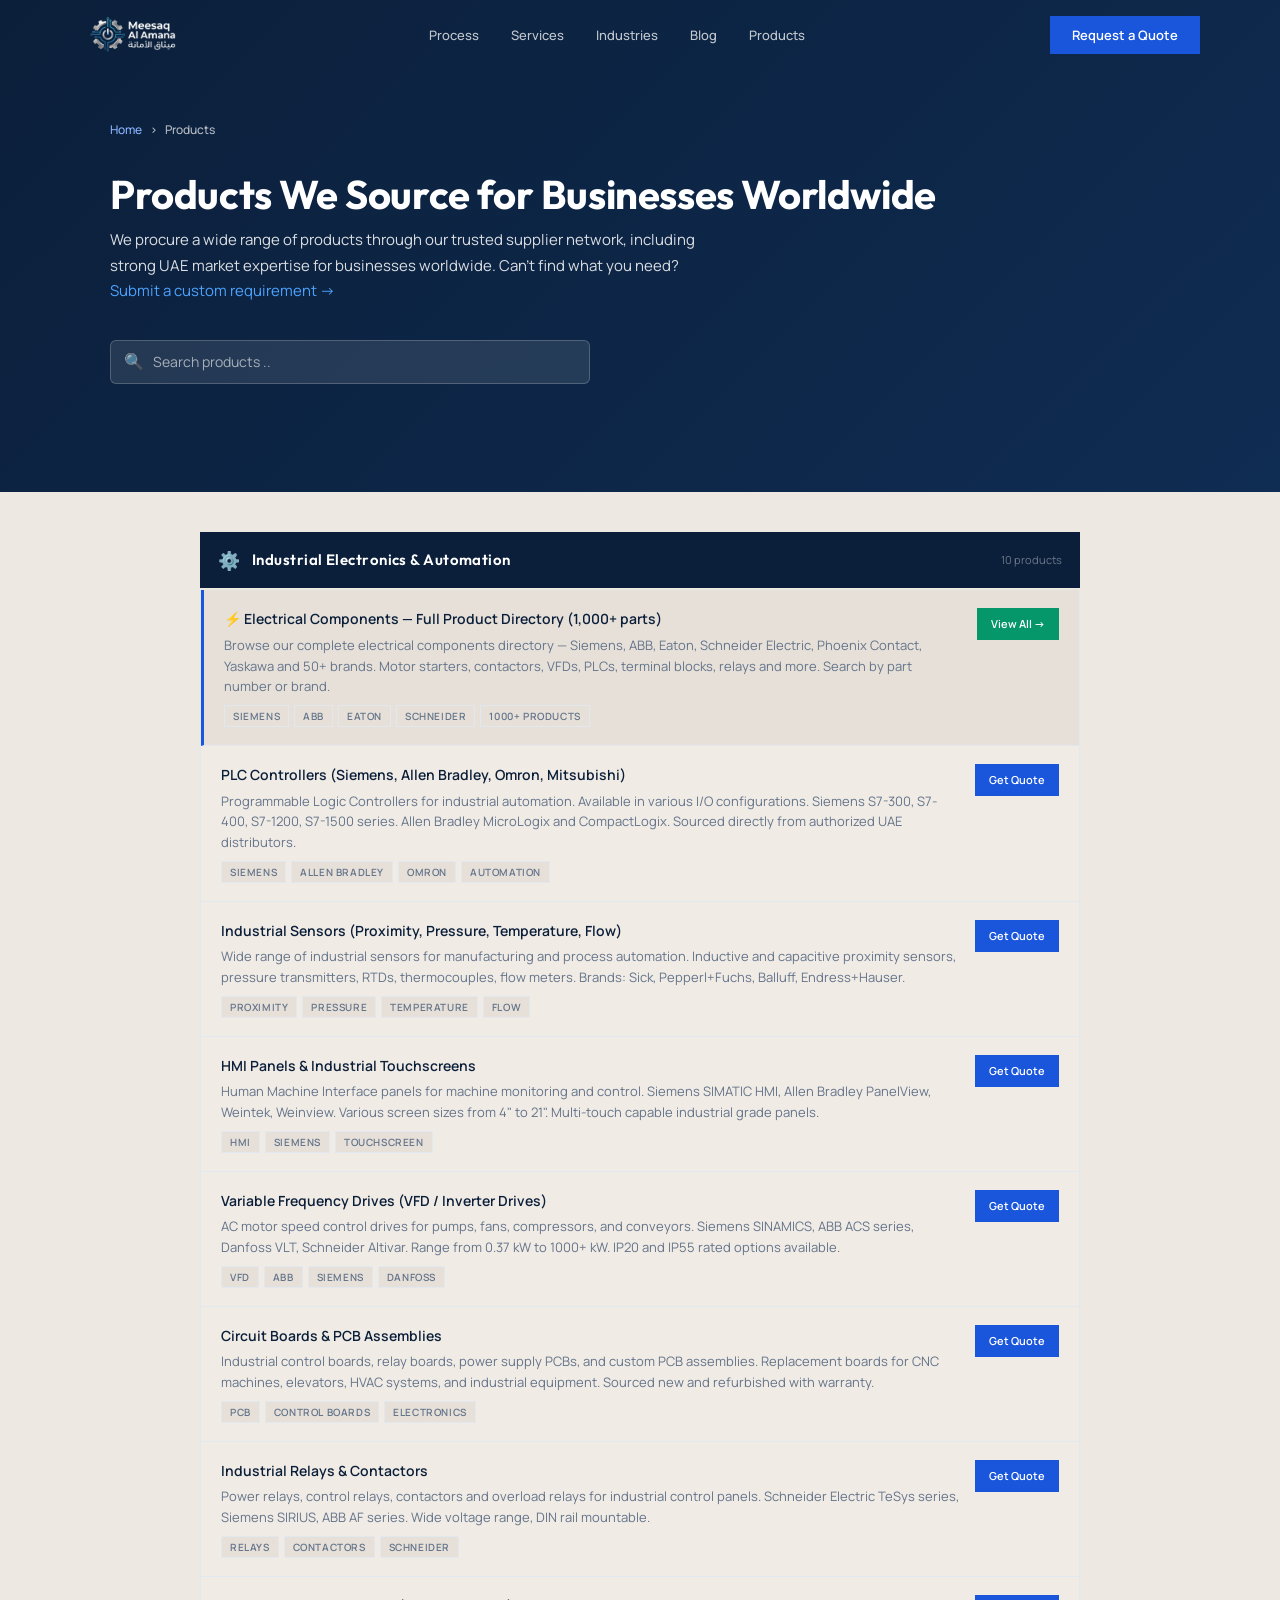
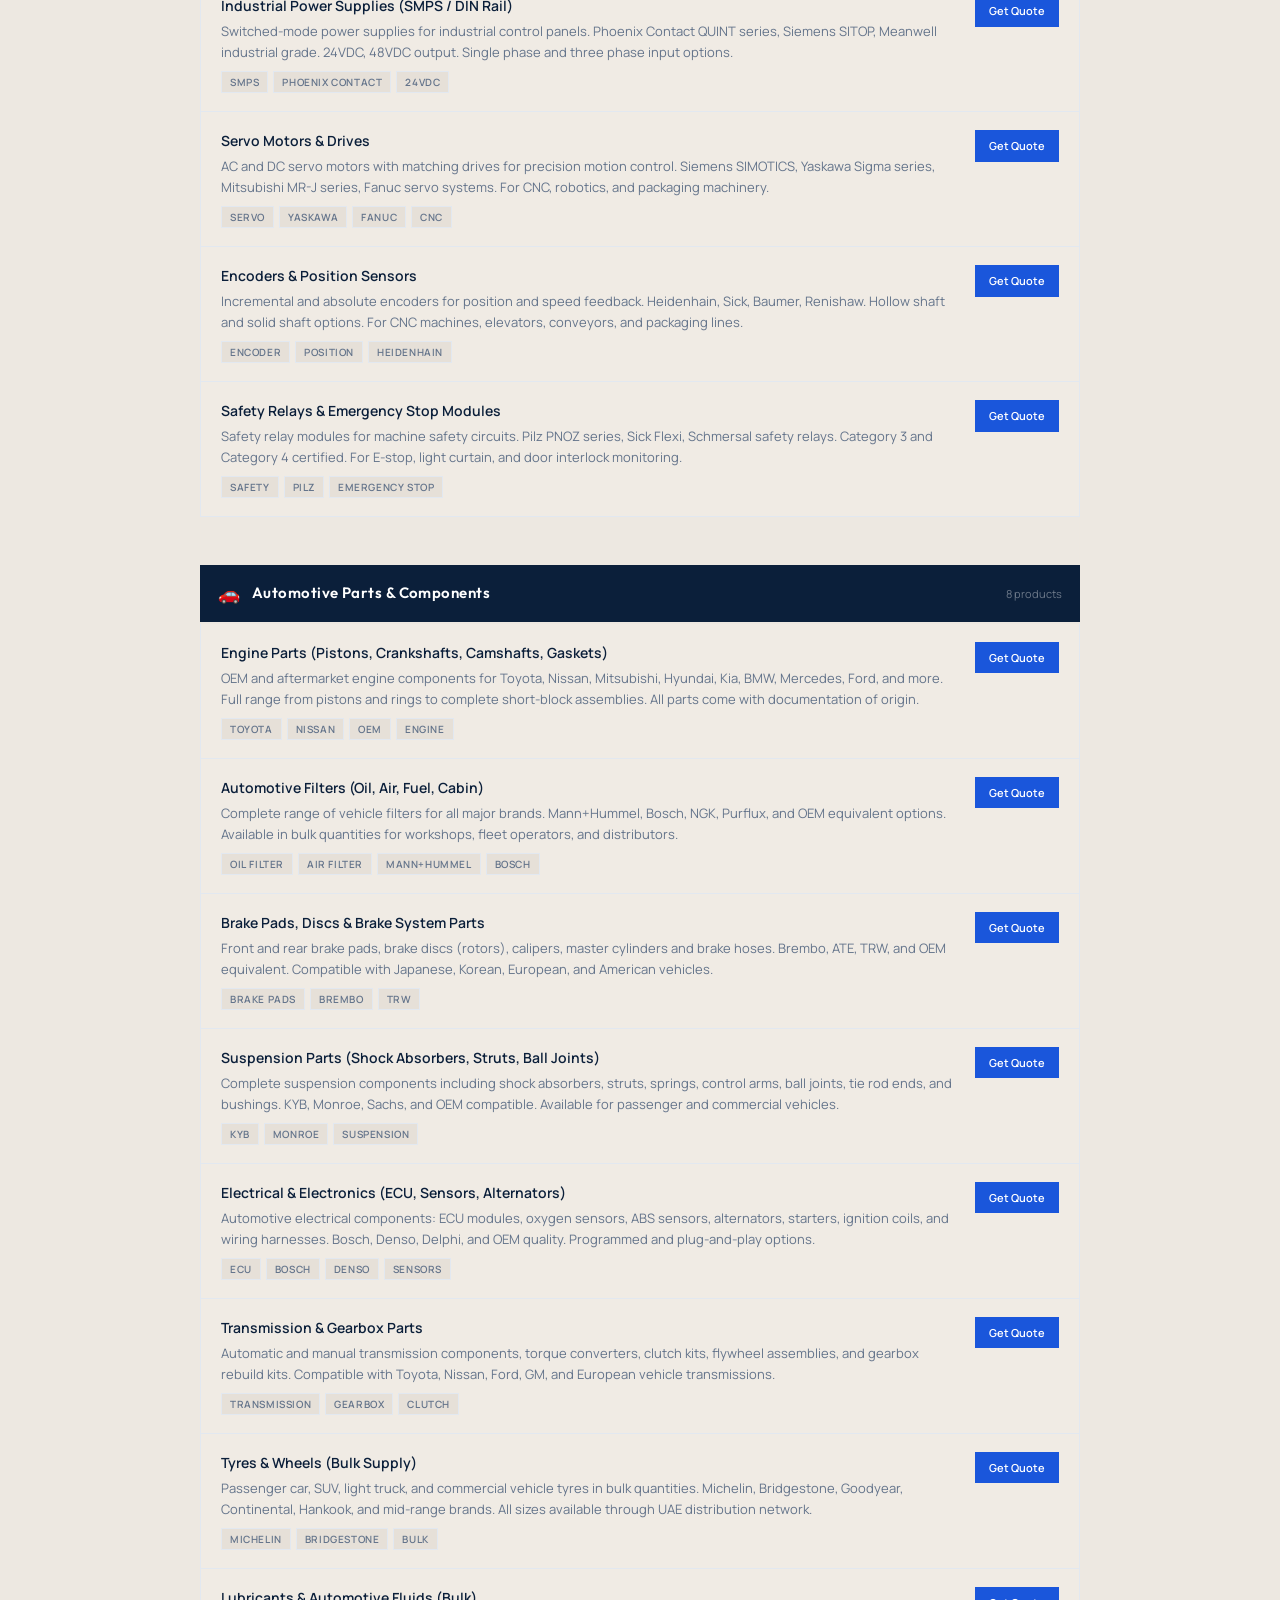
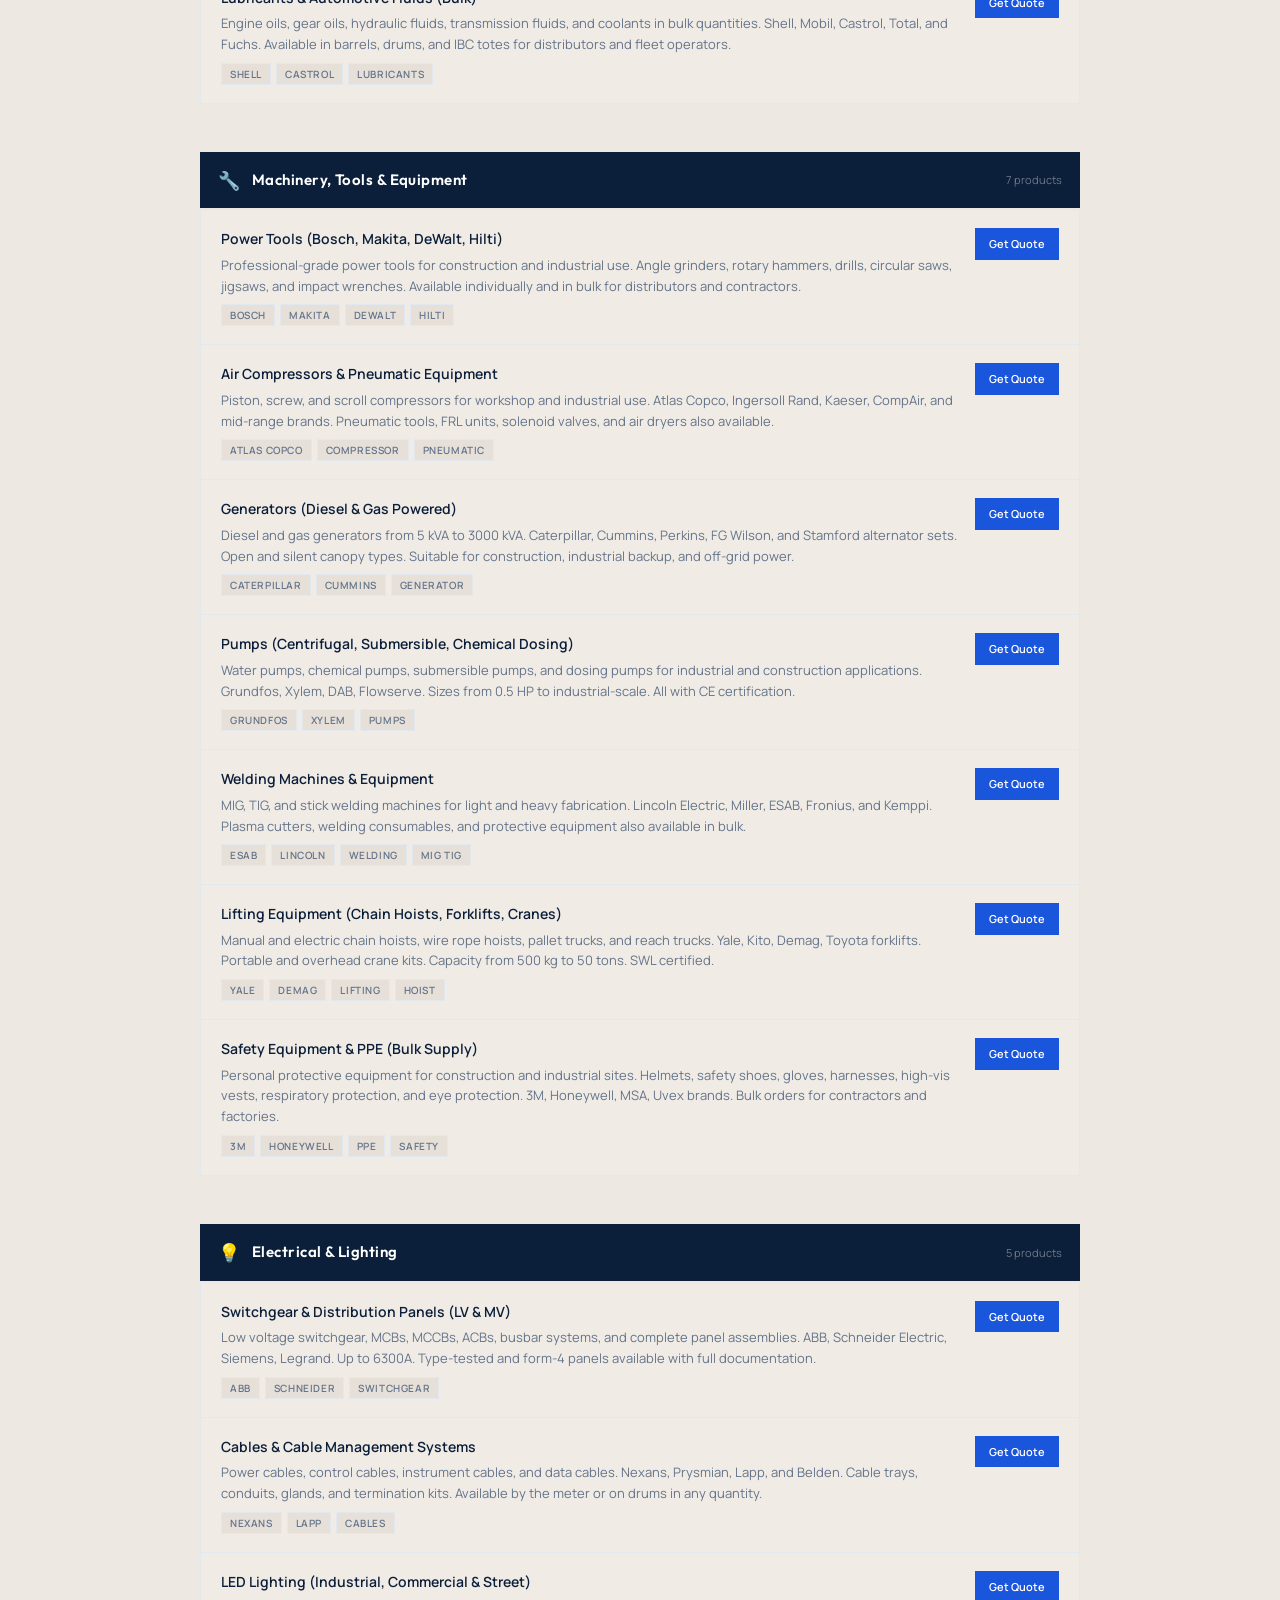
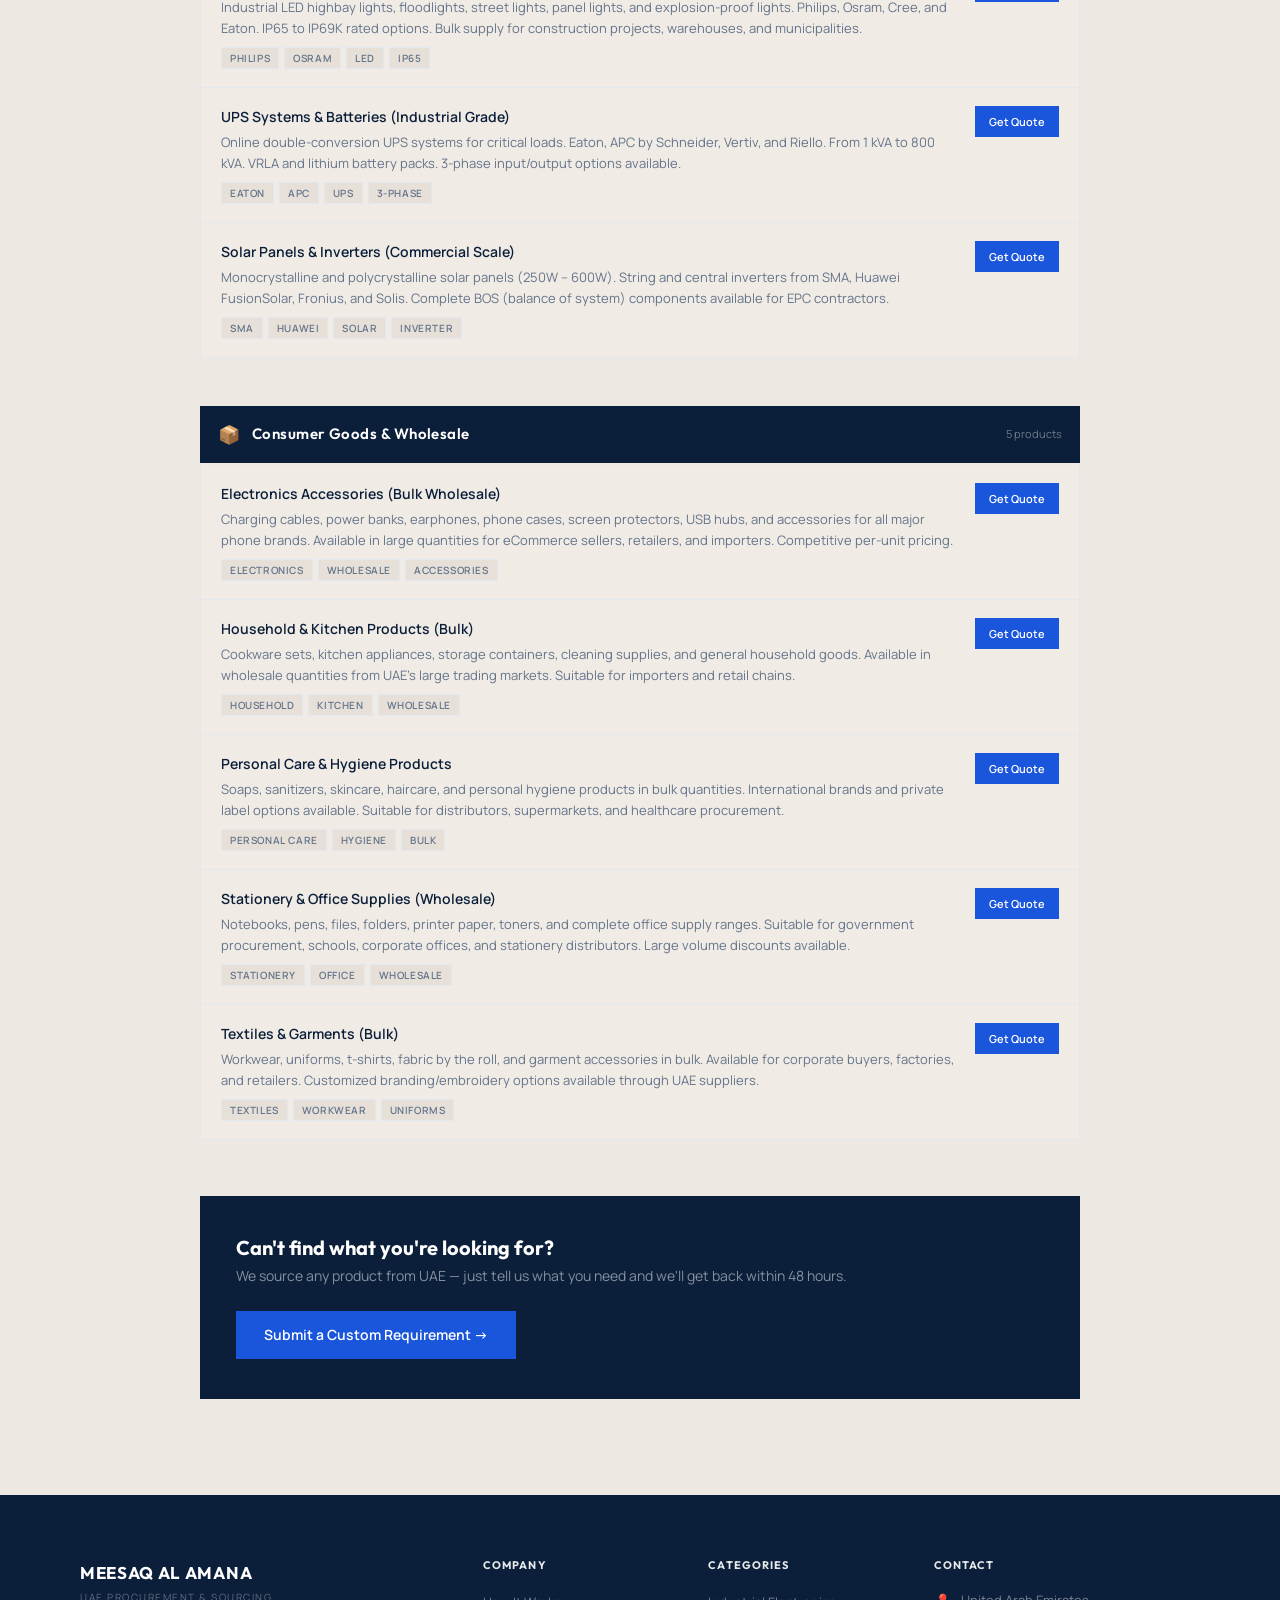
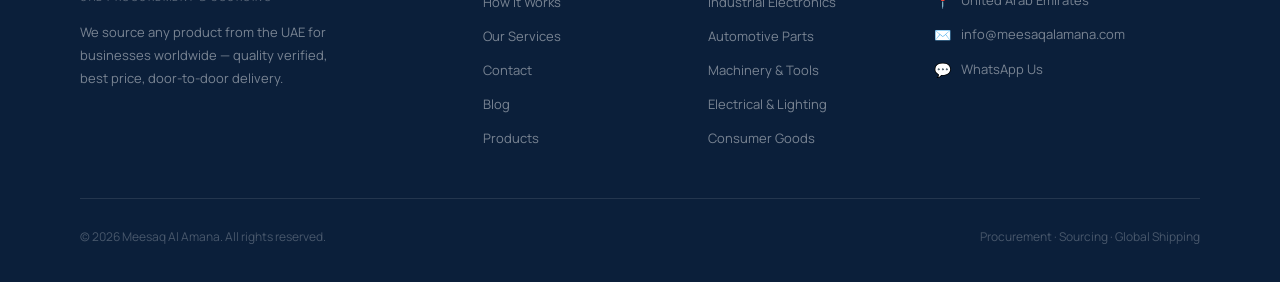
<file: products/index.html>
<!DOCTYPE html>
<html lang="en">
<head>
  <!-- Google tag (gtag.js) -->
  <script async src="https://www.googletagmanager.com/gtag/js?id=G-WVC9RNNHYS"></script>
  <script>
    window.dataLayer = window.dataLayer || [];
    function gtag(){dataLayer.push(arguments);}
    gtag('js', new Date());

    gtag('config', 'G-WVC9RNNHYS');
  </script>
  
  <meta charset="UTF-8" />
  <meta name="viewport" content="width=device-width, initial-scale=1.0"/>
  <title>Products We Source for Businesses Worldwide | Meesaq Al Amana</title>
  <meta name="description" content="Explore products sourced through our trusted supplier network, including strong UAE market expertise — industrial electronics, automotive parts, machinery, wholesale goods and more with global delivery." />
  <meta name="keywords" content="source PLC controller UAE, buy sensors UAE, automotive parts UAE wholesale, industrial electronics UAE, circuit boards UAE, procurement UAE products, Siemens parts UAE, ABB UAE, Schneider Electric UAE" />
  <meta name="author" content="Meesaq Al Amana" />
  <meta name="robots" content="index, follow" />

  <meta property="og:type" content="website" />
  <meta property="og:title" content="Products We Source for Businesses Worldwide | Meesaq Al Amana" />
  <meta property="og:description" content="Industrial electronics, automotive parts, machinery and more — sourced with verified quality, competitive pricing, and global delivery." />
  <meta property="og:url" content="https://www.meesaqalamana.com/products/" />
  <meta property="og:site_name" content="Meesaq Al Amana" />
  <link rel="canonical" href="https://www.meesaqalamana.com/products/" />

    <!-- DEFAULT -->
  <link rel="icon" type="image/png" sizes="32x32" href="/assets/icons/favicon-32x32.png">

  <!-- STANDARD -->
  <link rel="icon" type="image/png" sizes="32x32" href="/assets/icons/favicon-32x32.png">
  <link rel="icon" type="image/png" sizes="48x48" href="/assets/icons/favicon-48x48.png">
  <link rel="icon" type="image/png" sizes="16x16" href="/assets/icons/favicon-16x16.png">

  <!-- APPLE -->
  <link rel="apple-touch-icon" sizes="180x180" href="/assets/icons/apple-touch-icon.png">

  <!-- ANDROID -->
  <link rel="icon" type="image/png" sizes="192x192" href="/assets/icons/android-chrome-192x192.png">
  <link rel="icon" type="image/png" sizes="512x512" href="/assets/icons/android-chrome-512x512.png">

  <link rel="preconnect" href="https://fonts.googleapis.com" />
  <link rel="preconnect" href="https://fonts.gstatic.com" crossorigin />
  <link href="https://fonts.googleapis.com/css2?family=Outfit:wght@400;500;600;700&family=Manrope:wght@400;500;600&display=swap" rel="stylesheet" />

  <!-- ItemList schema — helps Google show product rich results -->
  <script type="application/ld+json">
  {
    "@context": "https://schema.org",
    "@type": "ItemList",
    "name": "Products Sourced from UAE by Meesaq Al Amana",
    "url": "https://www.meesaqalamana.com/products/",
    "numberOfItems": 40,
    "itemListElement": [
      { "@type": "ListItem", "position": 1, "name": "PLC Controllers (Siemens, Allen Bradley, Omron)", "url": "https://www.meesaqalamana.com/products/" },
      { "@type": "ListItem", "position": 2, "name": "Industrial Sensors (Proximity, Pressure, Temperature)", "url": "https://www.meesaqalamana.com/products/" },
      { "@type": "ListItem", "position": 3, "name": "Circuit Boards & PCB Assemblies", "url": "https://www.meesaqalamana.com/products/" },
      { "@type": "ListItem", "position": 4, "name": "HMI Panels & Touchscreens", "url": "https://www.meesaqalamana.com/products/" },
      { "@type": "ListItem", "position": 5, "name": "Variable Frequency Drives (VFD)", "url": "https://www.meesaqalamana.com/products/" },
      { "@type": "ListItem", "position": 6, "name": "Automotive Engine Parts", "url": "https://www.meesaqalamana.com/products/" },
      { "@type": "ListItem", "position": 7, "name": "Automotive Filters (Oil, Air, Fuel)", "url": "https://www.meesaqalamana.com/products/" },
      { "@type": "ListItem", "position": 8, "name": "Power Tools & Hand Tools", "url": "https://www.meesaqalamana.com/products/" }
    ]
  }
  </script>

  <script type="application/ld+json">
    {
      "@context": "https://schema.org",
      "@type": "BreadcrumbList",
      "itemListElement": [
        { "@type": "ListItem", "position": 1, "name": "Home", "item": "https://www.meesaqalamana.com/" },
        { "@type": "ListItem", "position": 2, "name": "Products", "item": "https://www.meesaqalamana.com/products/" }
      ]
    }
  </script>

  <link rel="stylesheet" href="/css/style.css" />
  <style>
    /* ── PAGE LAYOUT ── */
    .products-page {
      max-width: 1000px;
      margin: 0 auto;
      padding: 40px 60px 96px;
    }

    /* ── HERO SECTION ── */
    .page-hero {
      background: linear-gradient(135deg, #0b1f3a, #0f2c52);
      padding: 120px 0px 60px;
      color: #fff;
    }

    /* ── BREADCRUMB ── */
    .breadcrumb {
      display: flex;
      align-items: center;
      gap: 8px;
      font-size: 12px;
      font-weight: 500;
      margin-bottom: 32px;
    }

    /* default (light pages) */
    .breadcrumb { color: var(--text-muted); }
    .breadcrumb a { color: var(--blue); }
    .breadcrumb a:hover { text-decoration: underline; }

    /* hero override */
    .page-hero .breadcrumb {
      color: rgba(255,255,255,0.7);
    }
    .page-hero .breadcrumb a {
      color: #8ab4ff;
    }

    /* ── PAGE HEADER ── */
    .page-title {
      font-size: clamp(26px, 4vw, 40px);
      font-weight: 700;
      margin-bottom: 10px;
      letter-spacing: -0.01em;
    }

    /* default */
    .page-title { color: var(--dark); }

    /* hero override */
    .page-hero .page-title {
      color: #fff;
    }

    .page-sub {
      font-size: 15px;
      line-height: 1.7;
      max-width: 600px;
      margin-bottom: 36px;
    }

    /* default */
    .page-sub { color: var(--text-muted); }

    /* hero override */
    .page-hero .page-sub {
      color: rgba(255,255,255,0.85);
    }

    .page-hero .page-sub a {
      color: #4da3ff;
    }

/* ── SEARCH BAR ── */
    .search-wrap {
      position: relative;
      max-width: 480px;
      margin-bottom: 48px;
      display: flex;
      align-items: center; /* 🔥 ensures vertical alignment */
    }

    /* INPUT */
    .search-wrap input {
      width: 100%;
      height: 44px;
      padding: 0 16px 0 42px; /* space for icon */
      border: 1px solid var(--border);
      background: var(--bg-card);
      font-family: var(--font-body);
      font-size: 14px;
      color: var(--text);
      outline: none;
      border-radius: 6px;
      transition: all 0.2s ease;
    }

    /* FOCUS */
    .search-wrap input:focus {
      border-color: var(--blue);
      box-shadow: 0 0 0 2px rgba(26,86,219,0.2);
    }

    /* PLACEHOLDER */
    .search-wrap input::placeholder {
      color: var(--text-muted);
    }

    /* ICON */
    .search-icon {
      position: absolute;
      left: 14px;
      top: 50%;
      transform: translateY(-50%);
      font-size: 16px;
      pointer-events: none;
      color: var(--text-muted);
    }

    /* RESULT COUNT */
    #searchCount {
      font-size: 12px;
      color: var(--text-muted);
      margin-top: 8px;
    }

    /* ── HERO VERSION (DARK BACKGROUND) ── */
    .page-hero .search-wrap input {
      background: rgba(255,255,255,0.1);
      color: #fff;
      border: 1px solid rgba(255,255,255,0.2);
    }

    .page-hero .search-wrap input::placeholder {
      color: rgba(255,255,255,0.6);
    }

    .page-hero .search-wrap input:focus {
      border-color: #4da3ff;
      box-shadow: 0 0 0 2px rgba(77,163,255,0.3);
    }

    .page-hero .search-icon {
      color: rgba(255,255,255,0.7);
    }


    .container {
      max-width: 1100px;
      margin: 0 auto;
      padding: 0 20px;
    }

    /* ── CATEGORY SECTION ── */
    .category-section {
      margin-bottom: 48px;
    }

    .category-header {
      display: flex;
      align-items: center;
      gap: 12px;
      padding: 14px 18px;
      background: var(--dark);
      margin-bottom: 2px;
    }

    .category-icon {
      font-size: 18px;
    }

    .category-name {
      font-family: var(--font-head);
      font-size: 15px;
      font-weight: 600;
      color: white;
      letter-spacing: 0.03em;
    }

    .category-count {
      font-size: 11px;
      color: rgba(255,255,255,0.4);
      margin-left: auto;
    }

    /* ── PRODUCT ITEMS ── */
    .products-list {
      border: 1px solid var(--border);
      border-top: none;
    }

    .product-item {
      display: grid;
      grid-template-columns: 1fr auto;
      gap: 16px;
      align-items: start;
      padding: 18px 20px;
      border-bottom: 1px solid var(--border);
      background: var(--bg-card);
      transition: background 0.15s;
    }

    .product-item:last-child {
      border-bottom: none;
    }

    .product-item:hover {
      background: var(--bg-2);
    }

    .product-item.hidden {
      display: none;
    }

    .product-name {
      font-size: 14px;
      font-weight: 600;
      color: var(--dark);
      margin-bottom: 4px;
    }

    .product-desc {
      font-size: 13px;
      color: var(--text-muted);
      line-height: 1.6;
    }

    .product-tags {
      display: flex;
      flex-wrap: wrap;
      gap: 5px;
      margin-top: 8px;
    }

    .product-tag {
      font-size: 10px;
      font-weight: 600;
      padding: 2px 8px;
      background: var(--bg-2);
      border: 1px solid var(--border);
      color: var(--text-muted);
      text-transform: uppercase;
      letter-spacing: 0.06em;
    }

    .product-action {
      flex-shrink: 0;
    }

    .quote-btn {
      display: inline-block;
      padding: 7px 14px;
      background: var(--blue);
      color: white;
      font-size: 11px;
      font-weight: 600;
      white-space: nowrap;
      transition: background 0.2s;
    }

    .quote-btn:hover {
      background: var(--blue-hover);
    }

    /* ── NO RESULTS ── */
    .no-results {
      text-align: center;
      padding: 48px 20px;
      color: var(--text-muted);
      font-size: 15px;
      display: none;
    }

    .no-results.show {
      display: block;
    }

    /* ── CTA BANNER ── */
    .cta-banner {
      background: var(--dark);
      padding: 40px 36px;
      margin-top: 56px;
      display: flex;
      align-items: center;
      justify-content: space-between;
      gap: 24px;
      flex-wrap: wrap;
    }

    .cta-banner h3 {
      font-size: 20px;
      color: white;
      margin-bottom: 6px;
    }

    .cta-banner p {
      font-size: 14px;
      color: rgba(255,255,255,0.5);
    }

    /* ── FOOTER ── */
    footer {
      margin-top: 0;
    }

    /* ── RESPONSIVE ── */
    @media (max-width: 768px) {
      .products-page {
        padding: 32px 20px 64px;
      }

      .product-item {
        grid-template-columns: 1fr;
      }

      .cta-banner {
        flex-direction: column;
        text-align: center;
      }
    }
  </style>
</head>
<body>
<!-- ══ NAVIGATION ══ -->
<nav id="navbar" class="scrolled">
   <a href="https://www.meesaqalamana.com/" class="logo-wrap">
    <img src="/assets/logo/logo-white.png" class="logo logo-light" alt="Meesaq Al Amana Logo - white Version">
    <img src="/assets/logo/logo-dark.png" class="logo logo-dark" alt="Meesaq Al Amana Logo - Dark Version">
  </a> 
  <button class="nav-burger" aria-label="Open menu" aria-expanded="false">
    <span></span>
    <span></span>
    <span></span>
  </button>
  <ul class="nav-links">
    <li><a href="/#how">Process</a></li>
    <li><a href="/#services">Services</a></li>
    <li><a href="/#industries">Industries</a></li>
    <li><a href="/blog/">Blog</a></li>
    <li><a href="/products/">Products</a></li>
  </ul>
  <a href="/#contact" class="nav-cta">Request a Quote</a>
</nav>

<section class="page-hero">
  <div class="container">

    <div class="breadcrumb">
      <a href="https://www.meesaqalamana.com/">Home</a> ›
      <span>Products</span>
    </div>

    <h1 class="page-title">Products We Source for Businesses Worldwide</h1>

    <p class="page-sub">
      We procure a wide range of products through our trusted supplier network,
      including strong UAE market expertise for businesses worldwide.
      Can't find what you need?
      <a href="/#contact" style="color:#4da3ff;">Submit a custom requirement →</a>
    </p>

    <!-- SEARCH -->
    <div class="search-wrap">
      <span class="search-icon">🔍</span>
      <input type="text" id="productSearch"
        placeholder="Search products .." autocomplete="off" />
      <div id="searchCount"></div>
    </div>

  </div>
</section>

<!-- ══ PRODUCTS PAGE ══ -->
<main class="products-page">

  <div id="productContainer">

    <!-- ── INDUSTRIAL ELECTRONICS ── -->
    <div class="category-section" data-category="industrial-electronics">
      <div class="category-header">
        <span class="category-icon">⚙️</span>
        <span class="category-name">Industrial Electronics & Automation</span>
        <span class="category-count">10 products</span>
      </div>
      <div class="products-list">

        <!-- ── ELECTRICAL CATEGORY LINK ── -->
        <div class="product-item" style="background:var(--bg-2);border-left:3px solid var(--blue);">
          <div>
            <div class="product-name">⚡ Electrical Components — Full Product Directory (1,000+ parts)</div>
            <div class="product-desc">Browse our complete electrical components directory — Siemens, ABB, Eaton, Schneider Electric, Phoenix Contact, Yaskawa and 50+ brands. Motor starters, contactors, VFDs, PLCs, terminal blocks, relays and more. Search by part number or brand.</div>
            <div class="product-tags"><span class="product-tag">Siemens</span><span class="product-tag">ABB</span><span class="product-tag">Eaton</span><span class="product-tag">Schneider</span><span class="product-tag">1000+ Products</span></div>
          </div>
          <div class="product-action"><a href="/products/electrical/" class="quote-btn" style="background:#059669">View All →</a></div>
        </div>

        <div class="product-item">
          <div>
            <div class="product-name">PLC Controllers (Siemens, Allen Bradley, Omron, Mitsubishi)</div>
            <div class="product-desc">Programmable Logic Controllers for industrial automation. Available in various I/O configurations. Siemens S7-300, S7-400, S7-1200, S7-1500 series. Allen Bradley MicroLogix and CompactLogix. Sourced directly from authorized UAE distributors.</div>
            <div class="product-tags"><span class="product-tag">Siemens</span><span class="product-tag">Allen Bradley</span><span class="product-tag">Omron</span><span class="product-tag">Automation</span></div>
          </div>
          <div class="product-action"><a href="/#contact" class="quote-btn">Get Quote</a></div>
        </div>

        <div class="product-item">
          <div>
            <div class="product-name">Industrial Sensors (Proximity, Pressure, Temperature, Flow)</div>
            <div class="product-desc">Wide range of industrial sensors for manufacturing and process automation. Inductive and capacitive proximity sensors, pressure transmitters, RTDs, thermocouples, flow meters. Brands: Sick, Pepperl+Fuchs, Balluff, Endress+Hauser.</div>
            <div class="product-tags"><span class="product-tag">Proximity</span><span class="product-tag">Pressure</span><span class="product-tag">Temperature</span><span class="product-tag">Flow</span></div>
          </div>
          <div class="product-action"><a href="/#contact" class="quote-btn">Get Quote</a></div>
        </div>

        <div class="product-item">
          <div>
            <div class="product-name">HMI Panels & Industrial Touchscreens</div>
            <div class="product-desc">Human Machine Interface panels for machine monitoring and control. Siemens SIMATIC HMI, Allen Bradley PanelView, Weintek, Weinview. Various screen sizes from 4" to 21". Multi-touch capable industrial grade panels.</div>
            <div class="product-tags"><span class="product-tag">HMI</span><span class="product-tag">Siemens</span><span class="product-tag">Touchscreen</span></div>
          </div>
          <div class="product-action"><a href="/#contact" class="quote-btn">Get Quote</a></div>
        </div>

        <div class="product-item">
          <div>
            <div class="product-name">Variable Frequency Drives (VFD / Inverter Drives)</div>
            <div class="product-desc">AC motor speed control drives for pumps, fans, compressors, and conveyors. Siemens SINAMICS, ABB ACS series, Danfoss VLT, Schneider Altivar. Range from 0.37 kW to 1000+ kW. IP20 and IP55 rated options available.</div>
            <div class="product-tags"><span class="product-tag">VFD</span><span class="product-tag">ABB</span><span class="product-tag">Siemens</span><span class="product-tag">Danfoss</span></div>
          </div>
          <div class="product-action"><a href="/#contact" class="quote-btn">Get Quote</a></div>
        </div>

        <div class="product-item">
          <div>
            <div class="product-name">Circuit Boards & PCB Assemblies</div>
            <div class="product-desc">Industrial control boards, relay boards, power supply PCBs, and custom PCB assemblies. Replacement boards for CNC machines, elevators, HVAC systems, and industrial equipment. Sourced new and refurbished with warranty.</div>
            <div class="product-tags"><span class="product-tag">PCB</span><span class="product-tag">Control Boards</span><span class="product-tag">Electronics</span></div>
          </div>
          <div class="product-action"><a href="/#contact" class="quote-btn">Get Quote</a></div>
        </div>

        <div class="product-item">
          <div>
            <div class="product-name">Industrial Relays & Contactors</div>
            <div class="product-desc">Power relays, control relays, contactors and overload relays for industrial control panels. Schneider Electric TeSys series, Siemens SIRIUS, ABB AF series. Wide voltage range, DIN rail mountable.</div>
            <div class="product-tags"><span class="product-tag">Relays</span><span class="product-tag">Contactors</span><span class="product-tag">Schneider</span></div>
          </div>
          <div class="product-action"><a href="/#contact" class="quote-btn">Get Quote</a></div>
        </div>

        <div class="product-item">
          <div>
            <div class="product-name">Industrial Power Supplies (SMPS / DIN Rail)</div>
            <div class="product-desc">Switched-mode power supplies for industrial control panels. Phoenix Contact QUINT series, Siemens SITOP, Meanwell industrial grade. 24VDC, 48VDC output. Single phase and three phase input options.</div>
            <div class="product-tags"><span class="product-tag">SMPS</span><span class="product-tag">Phoenix Contact</span><span class="product-tag">24VDC</span></div>
          </div>
          <div class="product-action"><a href="/#contact" class="quote-btn">Get Quote</a></div>
        </div>

        <div class="product-item">
          <div>
            <div class="product-name">Servo Motors & Drives</div>
            <div class="product-desc">AC and DC servo motors with matching drives for precision motion control. Siemens SIMOTICS, Yaskawa Sigma series, Mitsubishi MR-J series, Fanuc servo systems. For CNC, robotics, and packaging machinery.</div>
            <div class="product-tags"><span class="product-tag">Servo</span><span class="product-tag">Yaskawa</span><span class="product-tag">Fanuc</span><span class="product-tag">CNC</span></div>
          </div>
          <div class="product-action"><a href="/#contact" class="quote-btn">Get Quote</a></div>
        </div>

        <div class="product-item">
          <div>
            <div class="product-name">Encoders & Position Sensors</div>
            <div class="product-desc">Incremental and absolute encoders for position and speed feedback. Heidenhain, Sick, Baumer, Renishaw. Hollow shaft and solid shaft options. For CNC machines, elevators, conveyors, and packaging lines.</div>
            <div class="product-tags"><span class="product-tag">Encoder</span><span class="product-tag">Position</span><span class="product-tag">Heidenhain</span></div>
          </div>
          <div class="product-action"><a href="/#contact" class="quote-btn">Get Quote</a></div>
        </div>

        <div class="product-item">
          <div>
            <div class="product-name">Safety Relays & Emergency Stop Modules</div>
            <div class="product-desc">Safety relay modules for machine safety circuits. Pilz PNOZ series, Sick Flexi, Schmersal safety relays. Category 3 and Category 4 certified. For E-stop, light curtain, and door interlock monitoring.</div>
            <div class="product-tags"><span class="product-tag">Safety</span><span class="product-tag">Pilz</span><span class="product-tag">Emergency Stop</span></div>
          </div>
          <div class="product-action"><a href="/#contact" class="quote-btn">Get Quote</a></div>
        </div>

      </div>
    </div>

    <!-- ── AUTOMOTIVE PARTS ── -->
    <div class="category-section" data-category="automotive">
      <div class="category-header">
        <span class="category-icon">🚗</span>
        <span class="category-name">Automotive Parts & Components</span>
        <span class="category-count">8 products</span>
      </div>
      <div class="products-list">

        <div class="product-item">
          <div>
            <div class="product-name">Engine Parts (Pistons, Crankshafts, Camshafts, Gaskets)</div>
            <div class="product-desc">OEM and aftermarket engine components for Toyota, Nissan, Mitsubishi, Hyundai, Kia, BMW, Mercedes, Ford, and more. Full range from pistons and rings to complete short-block assemblies. All parts come with documentation of origin.</div>
            <div class="product-tags"><span class="product-tag">Toyota</span><span class="product-tag">Nissan</span><span class="product-tag">OEM</span><span class="product-tag">Engine</span></div>
          </div>
          <div class="product-action"><a href="/#contact" class="quote-btn">Get Quote</a></div>
        </div>

        <div class="product-item">
          <div>
            <div class="product-name">Automotive Filters (Oil, Air, Fuel, Cabin)</div>
            <div class="product-desc">Complete range of vehicle filters for all major brands. Mann+Hummel, Bosch, NGK, Purflux, and OEM equivalent options. Available in bulk quantities for workshops, fleet operators, and distributors.</div>
            <div class="product-tags"><span class="product-tag">Oil Filter</span><span class="product-tag">Air Filter</span><span class="product-tag">Mann+Hummel</span><span class="product-tag">Bosch</span></div>
          </div>
          <div class="product-action"><a href="/#contact" class="quote-btn">Get Quote</a></div>
        </div>

        <div class="product-item">
          <div>
            <div class="product-name">Brake Pads, Discs & Brake System Parts</div>
            <div class="product-desc">Front and rear brake pads, brake discs (rotors), calipers, master cylinders and brake hoses. Brembo, ATE, TRW, and OEM equivalent. Compatible with Japanese, Korean, European, and American vehicles.</div>
            <div class="product-tags"><span class="product-tag">Brake Pads</span><span class="product-tag">Brembo</span><span class="product-tag">TRW</span></div>
          </div>
          <div class="product-action"><a href="/#contact" class="quote-btn">Get Quote</a></div>
        </div>

        <div class="product-item">
          <div>
            <div class="product-name">Suspension Parts (Shock Absorbers, Struts, Ball Joints)</div>
            <div class="product-desc">Complete suspension components including shock absorbers, struts, springs, control arms, ball joints, tie rod ends, and bushings. KYB, Monroe, Sachs, and OEM compatible. Available for passenger and commercial vehicles.</div>
            <div class="product-tags"><span class="product-tag">KYB</span><span class="product-tag">Monroe</span><span class="product-tag">Suspension</span></div>
          </div>
          <div class="product-action"><a href="/#contact" class="quote-btn">Get Quote</a></div>
        </div>

        <div class="product-item">
          <div>
            <div class="product-name">Electrical & Electronics (ECU, Sensors, Alternators)</div>
            <div class="product-desc">Automotive electrical components: ECU modules, oxygen sensors, ABS sensors, alternators, starters, ignition coils, and wiring harnesses. Bosch, Denso, Delphi, and OEM quality. Programmed and plug-and-play options.</div>
            <div class="product-tags"><span class="product-tag">ECU</span><span class="product-tag">Bosch</span><span class="product-tag">Denso</span><span class="product-tag">Sensors</span></div>
          </div>
          <div class="product-action"><a href="/#contact" class="quote-btn">Get Quote</a></div>
        </div>

        <div class="product-item">
          <div>
            <div class="product-name">Transmission & Gearbox Parts</div>
            <div class="product-desc">Automatic and manual transmission components, torque converters, clutch kits, flywheel assemblies, and gearbox rebuild kits. Compatible with Toyota, Nissan, Ford, GM, and European vehicle transmissions.</div>
            <div class="product-tags"><span class="product-tag">Transmission</span><span class="product-tag">Gearbox</span><span class="product-tag">Clutch</span></div>
          </div>
          <div class="product-action"><a href="/#contact" class="quote-btn">Get Quote</a></div>
        </div>

        <div class="product-item">
          <div>
            <div class="product-name">Tyres & Wheels (Bulk Supply)</div>
            <div class="product-desc">Passenger car, SUV, light truck, and commercial vehicle tyres in bulk quantities. Michelin, Bridgestone, Goodyear, Continental, Hankook, and mid-range brands. All sizes available through UAE distribution network.</div>
            <div class="product-tags"><span class="product-tag">Michelin</span><span class="product-tag">Bridgestone</span><span class="product-tag">Bulk</span></div>
          </div>
          <div class="product-action"><a href="/#contact" class="quote-btn">Get Quote</a></div>
        </div>

        <div class="product-item">
          <div>
            <div class="product-name">Lubricants & Automotive Fluids (Bulk)</div>
            <div class="product-desc">Engine oils, gear oils, hydraulic fluids, transmission fluids, and coolants in bulk quantities. Shell, Mobil, Castrol, Total, and Fuchs. Available in barrels, drums, and IBC totes for distributors and fleet operators.</div>
            <div class="product-tags"><span class="product-tag">Shell</span><span class="product-tag">Castrol</span><span class="product-tag">Lubricants</span></div>
          </div>
          <div class="product-action"><a href="/#contact" class="quote-btn">Get Quote</a></div>
        </div>

      </div>
    </div>

    <!-- ── MACHINERY & TOOLS ── -->
    <div class="category-section" data-category="machinery">
      <div class="category-header">
        <span class="category-icon">🔧</span>
        <span class="category-name">Machinery, Tools & Equipment</span>
        <span class="category-count">7 products</span>
      </div>
      <div class="products-list">

        <div class="product-item">
          <div>
            <div class="product-name">Power Tools (Bosch, Makita, DeWalt, Hilti)</div>
            <div class="product-desc">Professional-grade power tools for construction and industrial use. Angle grinders, rotary hammers, drills, circular saws, jigsaws, and impact wrenches. Available individually and in bulk for distributors and contractors.</div>
            <div class="product-tags"><span class="product-tag">Bosch</span><span class="product-tag">Makita</span><span class="product-tag">DeWalt</span><span class="product-tag">Hilti</span></div>
          </div>
          <div class="product-action"><a href="/#contact" class="quote-btn">Get Quote</a></div>
        </div>

        <div class="product-item">
          <div>
            <div class="product-name">Air Compressors & Pneumatic Equipment</div>
            <div class="product-desc">Piston, screw, and scroll compressors for workshop and industrial use. Atlas Copco, Ingersoll Rand, Kaeser, CompAir, and mid-range brands. Pneumatic tools, FRL units, solenoid valves, and air dryers also available.</div>
            <div class="product-tags"><span class="product-tag">Atlas Copco</span><span class="product-tag">Compressor</span><span class="product-tag">Pneumatic</span></div>
          </div>
          <div class="product-action"><a href="/#contact" class="quote-btn">Get Quote</a></div>
        </div>

        <div class="product-item">
          <div>
            <div class="product-name">Generators (Diesel & Gas Powered)</div>
            <div class="product-desc">Diesel and gas generators from 5 kVA to 3000 kVA. Caterpillar, Cummins, Perkins, FG Wilson, and Stamford alternator sets. Open and silent canopy types. Suitable for construction, industrial backup, and off-grid power.</div>
            <div class="product-tags"><span class="product-tag">Caterpillar</span><span class="product-tag">Cummins</span><span class="product-tag">Generator</span></div>
          </div>
          <div class="product-action"><a href="/#contact" class="quote-btn">Get Quote</a></div>
        </div>

        <div class="product-item">
          <div>
            <div class="product-name">Pumps (Centrifugal, Submersible, Chemical Dosing)</div>
            <div class="product-desc">Water pumps, chemical pumps, submersible pumps, and dosing pumps for industrial and construction applications. Grundfos, Xylem, DAB, Flowserve. Sizes from 0.5 HP to industrial-scale. All with CE certification.</div>
            <div class="product-tags"><span class="product-tag">Grundfos</span><span class="product-tag">Xylem</span><span class="product-tag">Pumps</span></div>
          </div>
          <div class="product-action"><a href="/#contact" class="quote-btn">Get Quote</a></div>
        </div>

        <div class="product-item">
          <div>
            <div class="product-name">Welding Machines & Equipment</div>
            <div class="product-desc">MIG, TIG, and stick welding machines for light and heavy fabrication. Lincoln Electric, Miller, ESAB, Fronius, and Kemppi. Plasma cutters, welding consumables, and protective equipment also available in bulk.</div>
            <div class="product-tags"><span class="product-tag">ESAB</span><span class="product-tag">Lincoln</span><span class="product-tag">Welding</span><span class="product-tag">MIG TIG</span></div>
          </div>
          <div class="product-action"><a href="/#contact" class="quote-btn">Get Quote</a></div>
        </div>

        <div class="product-item">
          <div>
            <div class="product-name">Lifting Equipment (Chain Hoists, Forklifts, Cranes)</div>
            <div class="product-desc">Manual and electric chain hoists, wire rope hoists, pallet trucks, and reach trucks. Yale, Kito, Demag, Toyota forklifts. Portable and overhead crane kits. Capacity from 500 kg to 50 tons. SWL certified.</div>
            <div class="product-tags"><span class="product-tag">Yale</span><span class="product-tag">Demag</span><span class="product-tag">Lifting</span><span class="product-tag">Hoist</span></div>
          </div>
          <div class="product-action"><a href="/#contact" class="quote-btn">Get Quote</a></div>
        </div>

        <div class="product-item">
          <div>
            <div class="product-name">Safety Equipment & PPE (Bulk Supply)</div>
            <div class="product-desc">Personal protective equipment for construction and industrial sites. Helmets, safety shoes, gloves, harnesses, high-vis vests, respiratory protection, and eye protection. 3M, Honeywell, MSA, Uvex brands. Bulk orders for contractors and factories.</div>
            <div class="product-tags"><span class="product-tag">3M</span><span class="product-tag">Honeywell</span><span class="product-tag">PPE</span><span class="product-tag">Safety</span></div>
          </div>
          <div class="product-action"><a href="/#contact" class="quote-btn">Get Quote</a></div>
        </div>

      </div>
    </div>

    <!-- ── ELECTRICAL & LIGHTING ── -->
    <div class="category-section" data-category="electrical">
      <div class="category-header">
        <span class="category-icon">💡</span>
        <span class="category-name">Electrical & Lighting</span>
        <span class="category-count">5 products</span>
      </div>
      <div class="products-list">

        <div class="product-item">
          <div>
            <div class="product-name">Switchgear & Distribution Panels (LV & MV)</div>
            <div class="product-desc">Low voltage switchgear, MCBs, MCCBs, ACBs, busbar systems, and complete panel assemblies. ABB, Schneider Electric, Siemens, Legrand. Up to 6300A. Type-tested and form-4 panels available with full documentation.</div>
            <div class="product-tags"><span class="product-tag">ABB</span><span class="product-tag">Schneider</span><span class="product-tag">Switchgear</span></div>
          </div>
          <div class="product-action"><a href="/#contact" class="quote-btn">Get Quote</a></div>
        </div>

        <div class="product-item">
          <div>
            <div class="product-name">Cables & Cable Management Systems</div>
            <div class="product-desc">Power cables, control cables, instrument cables, and data cables. Nexans, Prysmian, Lapp, and Belden. Cable trays, conduits, glands, and termination kits. Available by the meter or on drums in any quantity.</div>
            <div class="product-tags"><span class="product-tag">Nexans</span><span class="product-tag">Lapp</span><span class="product-tag">Cables</span></div>
          </div>
          <div class="product-action"><a href="/#contact" class="quote-btn">Get Quote</a></div>
        </div>

        <div class="product-item">
          <div>
            <div class="product-name">LED Lighting (Industrial, Commercial & Street)</div>
            <div class="product-desc">Industrial LED highbay lights, floodlights, street lights, panel lights, and explosion-proof lights. Philips, Osram, Cree, and Eaton. IP65 to IP69K rated options. Bulk supply for construction projects, warehouses, and municipalities.</div>
            <div class="product-tags"><span class="product-tag">Philips</span><span class="product-tag">Osram</span><span class="product-tag">LED</span><span class="product-tag">IP65</span></div>
          </div>
          <div class="product-action"><a href="/#contact" class="quote-btn">Get Quote</a></div>
        </div>

        <div class="product-item">
          <div>
            <div class="product-name">UPS Systems & Batteries (Industrial Grade)</div>
            <div class="product-desc">Online double-conversion UPS systems for critical loads. Eaton, APC by Schneider, Vertiv, and Riello. From 1 kVA to 800 kVA. VRLA and lithium battery packs. 3-phase input/output options available.</div>
            <div class="product-tags"><span class="product-tag">Eaton</span><span class="product-tag">APC</span><span class="product-tag">UPS</span><span class="product-tag">3-Phase</span></div>
          </div>
          <div class="product-action"><a href="/#contact" class="quote-btn">Get Quote</a></div>
        </div>

        <div class="product-item">
          <div>
            <div class="product-name">Solar Panels & Inverters (Commercial Scale)</div>
            <div class="product-desc">Monocrystalline and polycrystalline solar panels (250W – 600W). String and central inverters from SMA, Huawei FusionSolar, Fronius, and Solis. Complete BOS (balance of system) components available for EPC contractors.</div>
            <div class="product-tags"><span class="product-tag">SMA</span><span class="product-tag">Huawei</span><span class="product-tag">Solar</span><span class="product-tag">Inverter</span></div>
          </div>
          <div class="product-action"><a href="/#contact" class="quote-btn">Get Quote</a></div>
        </div>

      </div>
    </div>

    <!-- ── CONSUMER GOODS ── -->
    <div class="category-section" data-category="consumer">
      <div class="category-header">
        <span class="category-icon">📦</span>
        <span class="category-name">Consumer Goods & Wholesale</span>
        <span class="category-count">5 products</span>
      </div>
      <div class="products-list">

        <div class="product-item">
          <div>
            <div class="product-name">Electronics Accessories (Bulk Wholesale)</div>
            <div class="product-desc">Charging cables, power banks, earphones, phone cases, screen protectors, USB hubs, and accessories for all major phone brands. Available in large quantities for eCommerce sellers, retailers, and importers. Competitive per-unit pricing.</div>
            <div class="product-tags"><span class="product-tag">Electronics</span><span class="product-tag">Wholesale</span><span class="product-tag">Accessories</span></div>
          </div>
          <div class="product-action"><a href="/#contact" class="quote-btn">Get Quote</a></div>
        </div>

        <div class="product-item">
          <div>
            <div class="product-name">Household & Kitchen Products (Bulk)</div>
            <div class="product-desc">Cookware sets, kitchen appliances, storage containers, cleaning supplies, and general household goods. Available in wholesale quantities from UAE's large trading markets. Suitable for importers and retail chains.</div>
            <div class="product-tags"><span class="product-tag">Household</span><span class="product-tag">Kitchen</span><span class="product-tag">Wholesale</span></div>
          </div>
          <div class="product-action"><a href="/#contact" class="quote-btn">Get Quote</a></div>
        </div>

        <div class="product-item">
          <div>
            <div class="product-name">Personal Care & Hygiene Products</div>
            <div class="product-desc">Soaps, sanitizers, skincare, haircare, and personal hygiene products in bulk quantities. International brands and private label options available. Suitable for distributors, supermarkets, and healthcare procurement.</div>
            <div class="product-tags"><span class="product-tag">Personal Care</span><span class="product-tag">Hygiene</span><span class="product-tag">Bulk</span></div>
          </div>
          <div class="product-action"><a href="/#contact" class="quote-btn">Get Quote</a></div>
        </div>

        <div class="product-item">
          <div>
            <div class="product-name">Stationery & Office Supplies (Wholesale)</div>
            <div class="product-desc">Notebooks, pens, files, folders, printer paper, toners, and complete office supply ranges. Suitable for government procurement, schools, corporate offices, and stationery distributors. Large volume discounts available.</div>
            <div class="product-tags"><span class="product-tag">Stationery</span><span class="product-tag">Office</span><span class="product-tag">Wholesale</span></div>
          </div>
          <div class="product-action"><a href="/#contact" class="quote-btn">Get Quote</a></div>
        </div>

        <div class="product-item">
          <div>
            <div class="product-name">Textiles & Garments (Bulk)</div>
            <div class="product-desc">Workwear, uniforms, t-shirts, fabric by the roll, and garment accessories in bulk. Available for corporate buyers, factories, and retailers. Customized branding/embroidery options available through UAE suppliers.</div>
            <div class="product-tags"><span class="product-tag">Textiles</span><span class="product-tag">Workwear</span><span class="product-tag">Uniforms</span></div>
          </div>
          <div class="product-action"><a href="/#contact" class="quote-btn">Get Quote</a></div>
        </div>

      </div>
    </div>

  </div><!-- end productContainer -->

  <div class="no-results" id="noResults">
    No products found for your search. <a href="/#contact" style="color:var(--blue)">Submit a custom requirement →</a>
  </div>

  <!-- CTA BANNER -->
  <div class="cta-banner">
    <div>
      <h3>Can't find what you're looking for?</h3>
      <p>We source any product from UAE — just tell us what you need and we'll get back within 48 hours.</p>
    </div>
    <a href="/#contact" class="btn-primary">Submit a Custom Requirement →</a>
  </div>

</main>

<!-- ══ FOOTER ══ -->
<footer>
  <div class="footer-grid">
    <div class="footer-brand">
      <div class="brand-name">MEESAQ AL AMANA</div>
      <div class="brand-sub">UAE Procurement & Sourcing</div>
      <p>We source any product from the UAE for businesses worldwide — quality verified, best price, door-to-door delivery.</p>
    </div>
    <div class="footer-col">
      <h4>Company</h4>
      <ul>
        <li><a href="/#how">How It Works</a></li>
        <li><a href="/#services">Our Services</a></li>
        <li><a href="/#contact">Contact</a></li>
        <li><a href="/blog/">Blog</a></li>
        <li><a href="/products/">Products</a></li>
      </ul>
    </div>
    <div class="footer-col">
      <h4>Categories</h4>
      <ul>
        <li><a href="#">Industrial Electronics</a></li>
        <li><a href="#">Automotive Parts</a></li>
        <li><a href="#">Machinery & Tools</a></li>
        <li><a href="#">Electrical & Lighting</a></li>
        <li><a href="#">Consumer Goods</a></li>
      </ul>
    </div>
    <div class="footer-col">
      <h4>Contact</h4>
      <div class="footer-contact-row"><span>📍</span><span>United Arab Emirates</span></div>
      <div class="footer-contact-row"><span>✉️</span><a href="mailto:info@meesaqalamana.com">info@meesaqalamana.com</a></div>
      <div class="footer-contact-row"><span>💬</span><a href="https://wa.me/971525440721" target="_blank">WhatsApp Us</a></div>
    </div>
  </div>
  <div class="footer-bottom">
    <span>© 2026 Meesaq Al Amana. All rights reserved.</span>
    <span>Procurement · Sourcing · Global Shipping</span>
  </div>
</footer>

<script>

  // Product search
  const searchInput = document.getElementById('productSearch');
  const countEl = document.getElementById('searchCount');
  const noResults = document.getElementById('noResults');
  const allItems = document.querySelectorAll('.product-item');
  const allCategories = document.querySelectorAll('.category-section');

  searchInput.addEventListener('input', () => {
    const q = searchInput.value.toLowerCase().trim();
    let visible = 0;

    allItems.forEach(item => {
      const text = item.textContent.toLowerCase();
      const match = !q || text.includes(q);
      item.classList.toggle('hidden', !match);
      if (match) visible++;
    });

    // Hide empty category headers
    allCategories.forEach(cat => {
      const anyVisible = [...cat.querySelectorAll('.product-item')].some(i => !i.classList.contains('hidden'));
      cat.style.display = anyVisible ? '' : 'none';
    });

    countEl.textContent = q ? `${visible} product${visible !== 1 ? 's' : ''} found` : '';
    noResults.classList.toggle('show', visible === 0 && q.length > 0);
  });
</script>
<script src="/js/main.js"></script>
</body>
</html>
</file>
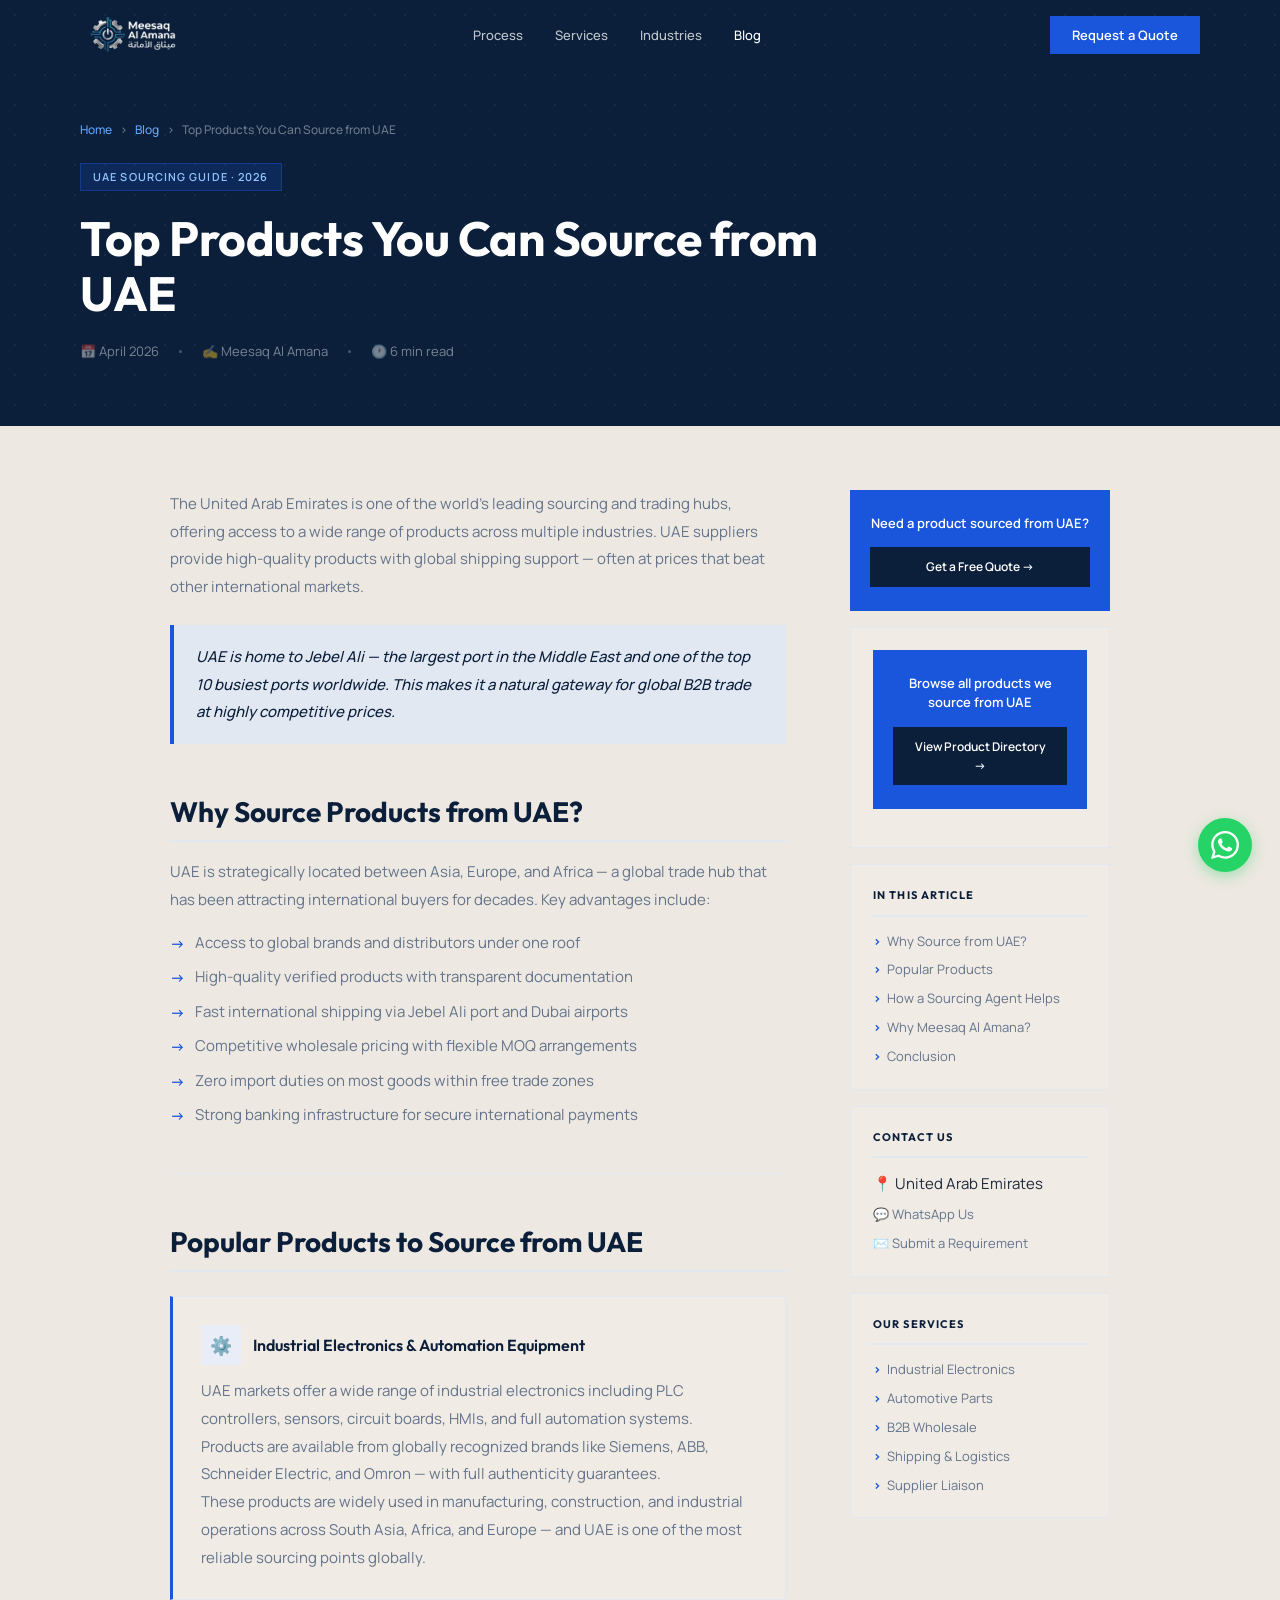
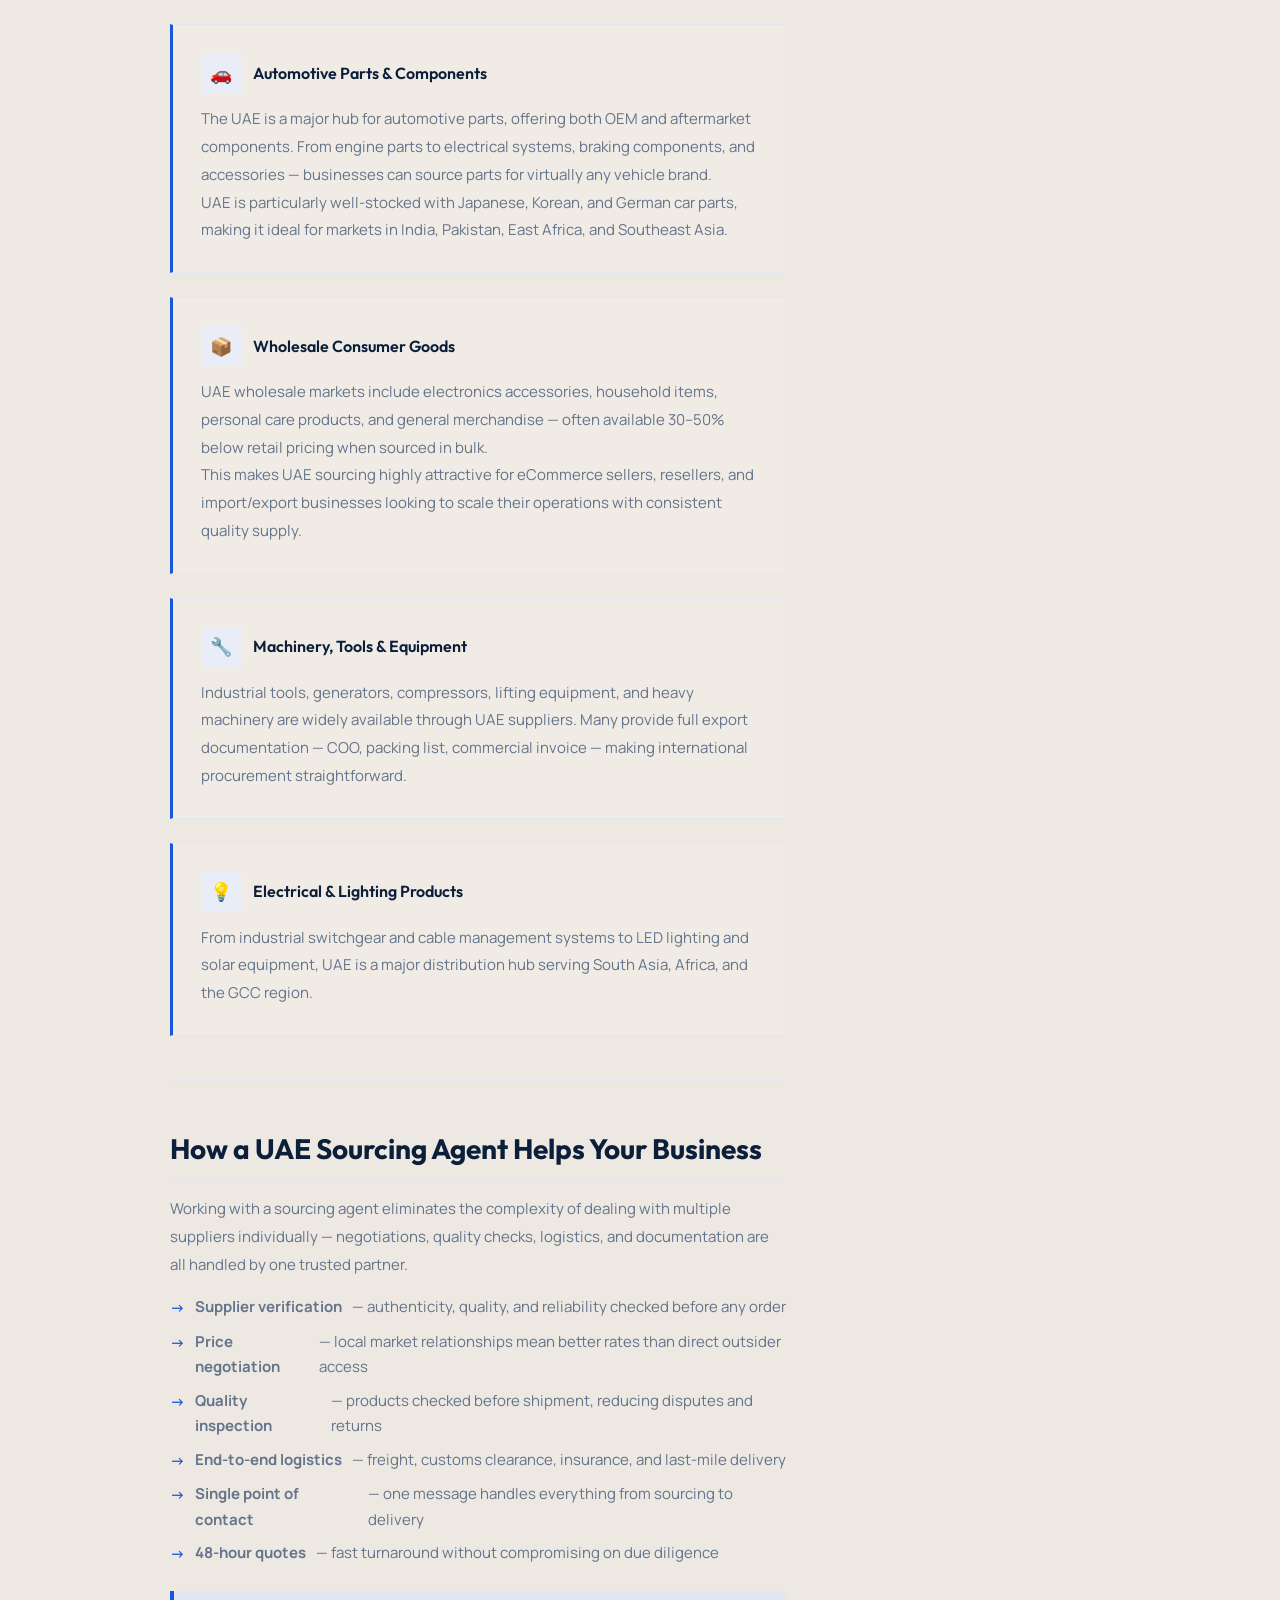
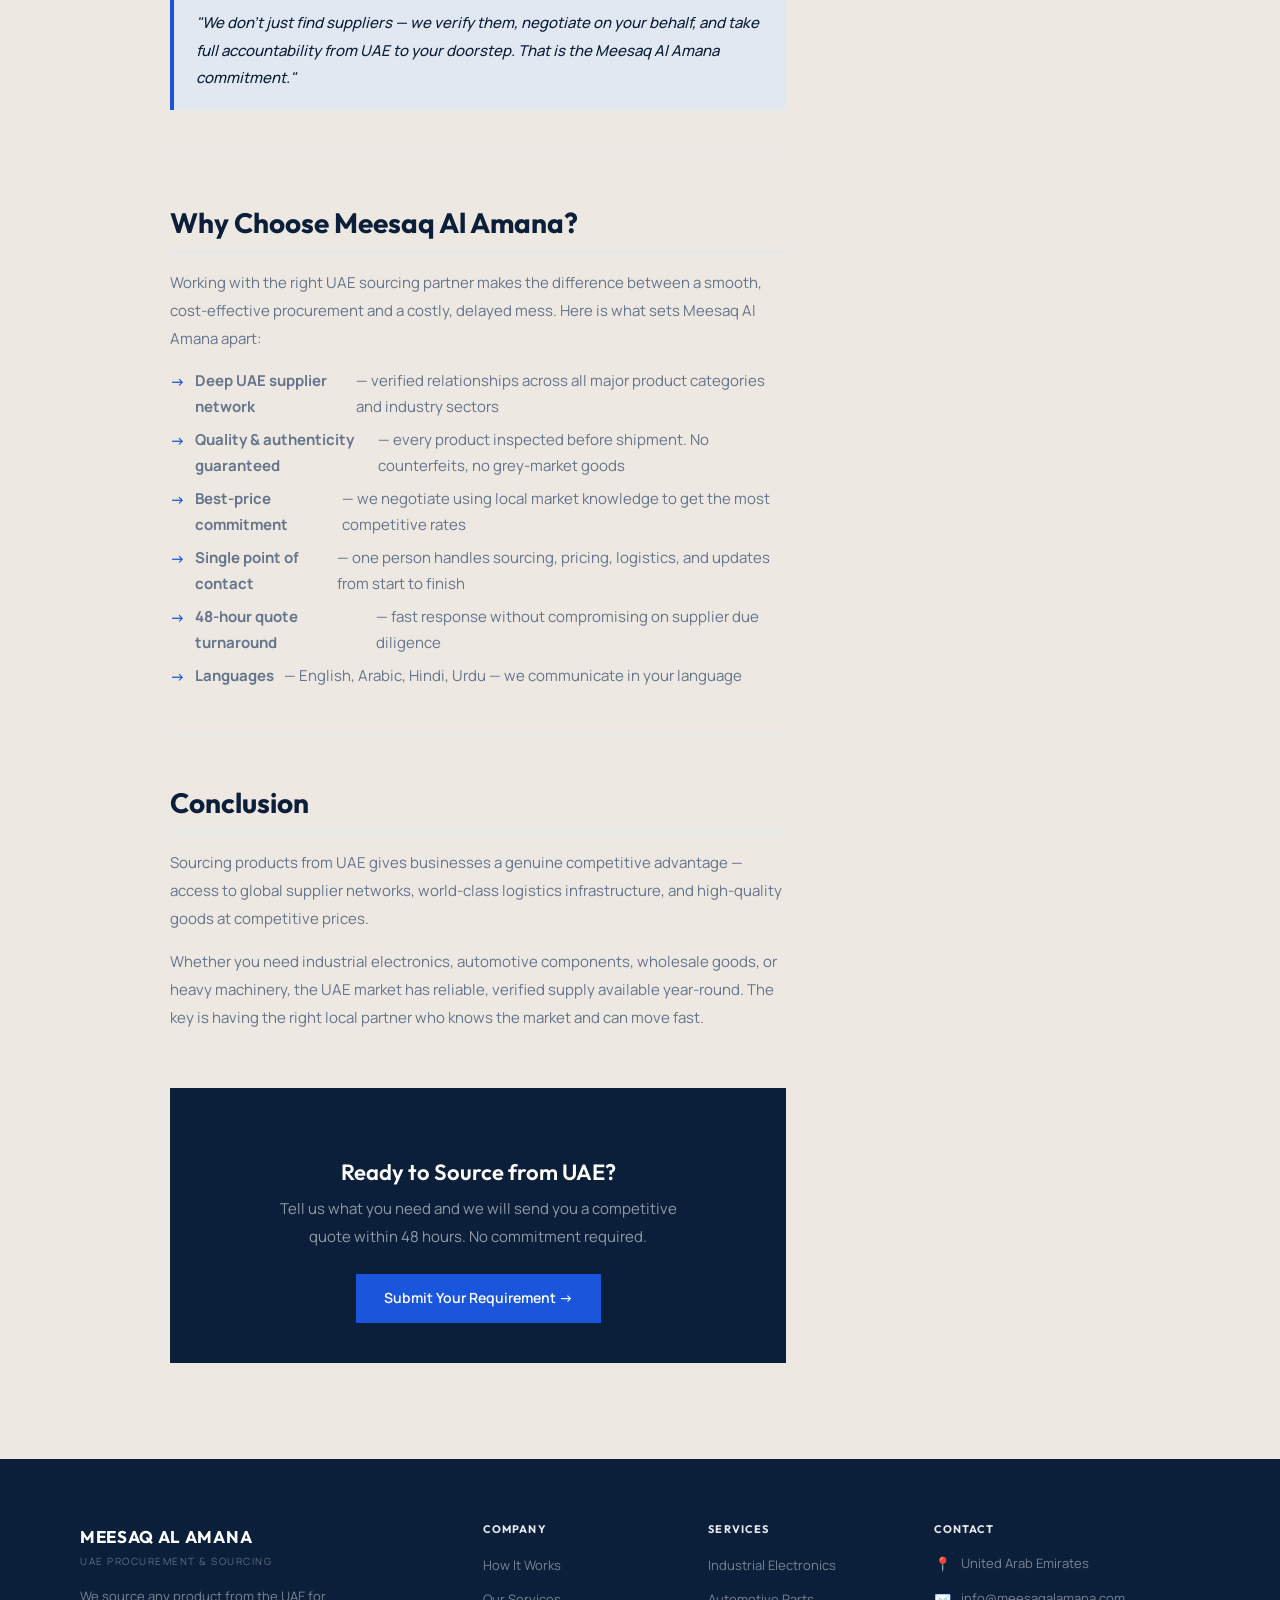
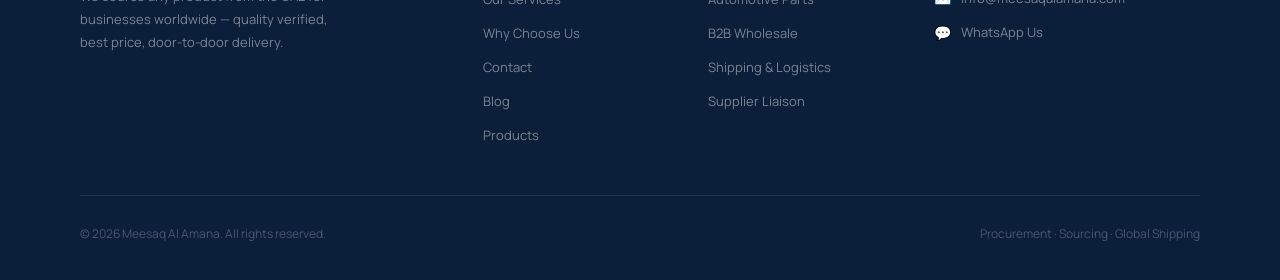
<file: blog/top-products-source-from-uae-2026/index.html>
<!DOCTYPE html>
<html lang="en">
<head>
    <!-- Google tag (gtag.js) -->
  <script async src="https://www.googletagmanager.com/gtag/js?id=G-WVC9RNNHYS"></script>
  <script>
    window.dataLayer = window.dataLayer || [];
    function gtag(){dataLayer.push(arguments);}
    gtag('js', new Date());

    gtag('config', 'G-WVC9RNNHYS');
  </script>
  
  <meta charset="UTF-8" />
  <meta name="viewport" content="width=device-width, initial-scale=1.0"/>
  <title>Top Products You Can Source from UAE (2026 Guide) | Meesaq Al Amana</title>
  <meta name="description" content="Complete 2026 guide to sourcing products from UAE — industrial electronics, automotive parts, wholesale goods, and machinery. Expert guide by Meesaq Al Amana." />
  <meta name="keywords" content="source products from UAE, UAE sourcing guide 2026, industrial electronics UAE, automotive parts UAE, wholesale UAE, UAE procurement agent" />
  <meta name="author" content="Meesaq Al Amana" />
  <meta name="robots" content="index, follow" />

  <meta property="og:type" content="article" />
  <meta property="og:title" content="Top Products You Can Source from UAE (2026 Guide)" />
  <meta property="og:description" content="Industrial electronics, automotive parts, wholesale goods — complete UAE sourcing guide 2026 by Meesaq Al Amana." />
  <meta property="og:url" content="https://www.meesaqalamana.com/blog/top-products-source-from-uae-2026/" />
  <meta property="og:site_name" content="Meesaq Al Amana" />
  <meta property="og:image" content="https://www.meesaqalamana.com/og-image.png" />
  <meta property="article:published_time" content="2026-04-01T00:00:00Z" />
  <meta name="twitter:card" content="summary_large_image" />
  <meta name="twitter:title" content="Top Products You Can Source from UAE (2026 Guide)" />
  <meta name="twitter:description" content="Industrial electronics, automotive parts, wholesale goods — complete UAE sourcing guide 2026." />
  <meta name="twitter:image" content="https://www.meesaqalamana.com/og-image.png" />

  <link rel="canonical" href="https://www.meesaqalamana.com/blog/top-products-source-from-uae-2026/" />
   <!-- DEFAULT -->
  <link rel="icon" type="image/png" sizes="32x32" href="/assets/icons/favicon-32x32.png">

  <!-- STANDARD -->
  <link rel="icon" type="image/png" sizes="32x32" href="/assets/icons/favicon-32x32.png">
  <link rel="icon" type="image/png" sizes="48x48" href="/assets/icons/favicon-48x48.png">
  <link rel="icon" type="image/png" sizes="16x16" href="/assets/icons/favicon-16x16.png">

  <!-- APPLE -->
  <link rel="apple-touch-icon" sizes="180x180" href="/assets/icons/apple-touch-icon.png">

  <!-- ANDROID -->
  <link rel="icon" type="image/png" sizes="192x192" href="/assets/icons/android-chrome-192x192.png">
  <link rel="icon" type="image/png" sizes="512x512" href="/assets/icons/android-chrome-512x512.png">

  <link rel="preconnect" href="https://fonts.googleapis.com" />
  <link rel="preconnect" href="https://fonts.gstatic.com" crossorigin />
  <link href="https://fonts.googleapis.com/css2?family=Outfit:wght@400;500;600;700&family=Manrope:wght@400;500;600&display=swap" rel="stylesheet" />

  <script type="application/ld+json">
  {
    "@context": "https://schema.org",
    "@type": "Article",
    "headline": "Top Products You Can Source from UAE (Complete 2026 Guide)",
    "author": { "@type": "Organization", "name": "Meesaq Al Amana", "url": "https://www.meesaqalamana.com/" },
    "publisher": {
      "@type": "Organization",
      "name": "Meesaq Al Amana",
      "logo": {
        "@type": "ImageObject",
        "url": "https://www.meesaqalamana.com/assets/logo/logo.png",
        "width": 600,
        "height": 60
      }
    },
    "datePublished": "2026-04-01",
    "mainEntityOfPage": { "@type": "WebPage", "@id": "https://www.meesaqalamana.com/blog/top-products-source-from-uae-2026/" }
  }
  </script>
  <script type="application/ld+json">
  {
    "@context": "https://schema.org",
    "@type": "BreadcrumbList",
    "itemListElement": [
      { "@type": "ListItem", "position": 1, "name": "Home", "item": "https://www.meesaqalamana.com" },
      { "@type": "ListItem", "position": 2, "name": "Blog", "item": "https://www.meesaqalamana.com/blog/" }
    ]
  }
  </script>

  <link rel="stylesheet" href="/css/style.css" />
  <link rel="stylesheet" href="/css/blog.css" />
</head>
<body>

<!-- ══ NAVIGATION ══ -->
<nav id="navbar">
   <a href="https://www.meesaqalamana.com/" class="logo-wrap">
    <img src="/assets/logo/logo-white.png" class="logo logo-light" alt="Meesaq Al Amana Logo - white Version">
    <img src="/assets/logo/logo-dark.png" class="logo logo-dark" alt="Meesaq Al Amana Logo - Dark Version">
  </a> 
  <button class="nav-burger" aria-label="Open menu" aria-expanded="false">
    <span></span>
    <span></span>
    <span></span>
  </button>
  <ul class="nav-links">
    <li><a href="/#how">Process</a></li>
    <li><a href="/#services">Services</a></li>
    <li><a href="/#industries">Industries</a></li>
    <li><a href="/blog/" class="active">Blog</a></li>
  </ul>
  <a href="/#contact" class="nav-cta">Request a Quote</a>
</nav>

<main id="main-content">
  <!-- ══ BLOG HERO ══ -->
  <div class="blog-hero">
    <div class="blog-hero-inner">
      <div class="breadcrumb">
        <a href="https://www.meesaqalamana.com/">Home</a>
        <span>›</span>
        <a href="/blog/">Blog</a> ›   
        <span>Top Products You Can Source from UAE</span>
      </div>
      <div class="blog-tag">UAE Sourcing Guide · 2026</div>
      <h1>Top Products You Can Source from UAE</h1>
      <div class="blog-meta">
        <span>📅 April 2026</span>
        <div class="meta-dot"></div>
        <span>✍️ Meesaq Al Amana</span>
        <div class="meta-dot"></div>
        <span>🕐 6 min read</span>
      </div>
    </div>
  </div>

  <!-- ══ ARTICLE ══ -->
  <div class="article-wrapper">

    <article class="article-body">

      <p>The United Arab Emirates is one of the world's leading sourcing and trading hubs, offering access to a wide range of products across multiple industries. UAE suppliers provide high-quality products with global shipping support — often at prices that beat other international markets.</p>

      <div class="highlight-box">
        <p>UAE is home to Jebel Ali — the largest port in the Middle East and one of the top 10 busiest ports worldwide. This makes it a natural gateway for global B2B trade at highly competitive prices.</p>
      </div>

      <h2 id="why-uae">Why Source Products from UAE?</h2>
      <p>UAE is strategically located between Asia, Europe, and Africa — a global trade hub that has been attracting international buyers for decades. Key advantages include:</p>
      <ul>
        <li>Access to global brands and distributors under one roof</li>
        <li>High-quality verified products with transparent documentation</li>
        <li>Fast international shipping via Jebel Ali port and Dubai airports</li>
        <li>Competitive wholesale pricing with flexible MOQ arrangements</li>
        <li>Zero import duties on most goods within free trade zones</li>
        <li>Strong banking infrastructure for secure international payments</li>
      </ul>

      <hr class="article-hr" />

      <h2 id="products">Popular Products to Source from UAE</h2>

      <div class="product-card reveal">
        <div class="product-card-header">
          <div class="product-card-icon">⚙️</div>
          <h3>Industrial Electronics & Automation Equipment</h3>
        </div>
        <p>UAE markets offer a wide range of industrial electronics including PLC controllers, sensors, circuit boards, HMIs, and full automation systems. Products are available from globally recognized brands like Siemens, ABB, Schneider Electric, and Omron — with full authenticity guarantees.</p>
        <p>These products are widely used in manufacturing, construction, and industrial operations across South Asia, Africa, and Europe — and UAE is one of the most reliable sourcing points globally.</p>
      </div>

      <div class="product-card reveal">
        <div class="product-card-header">
          <div class="product-card-icon">🚗</div>
          <h3>Automotive Parts & Components</h3>
        </div>
        <p>The UAE is a major hub for automotive parts, offering both OEM and aftermarket components. From engine parts to electrical systems, braking components, and accessories — businesses can source parts for virtually any vehicle brand.</p>
        <p>UAE is particularly well-stocked with Japanese, Korean, and German car parts, making it ideal for markets in India, Pakistan, East Africa, and Southeast Asia.</p>
      </div>

      <div class="product-card reveal">
        <div class="product-card-header">
          <div class="product-card-icon">📦</div>
          <h3>Wholesale Consumer Goods</h3>
        </div>
        <p>UAE wholesale markets include electronics accessories, household items, personal care products, and general merchandise — often available 30–50% below retail pricing when sourced in bulk.</p>
        <p>This makes UAE sourcing highly attractive for eCommerce sellers, resellers, and import/export businesses looking to scale their operations with consistent quality supply.</p>
      </div>

      <div class="product-card reveal">
        <div class="product-card-header">
          <div class="product-card-icon">🔧</div>
          <h3>Machinery, Tools & Equipment</h3>
        </div>
        <p>Industrial tools, generators, compressors, lifting equipment, and heavy machinery are widely available through UAE suppliers. Many provide full export documentation — COO, packing list, commercial invoice — making international procurement straightforward.</p>
      </div>

      <div class="product-card reveal">
        <div class="product-card-header">
          <div class="product-card-icon">💡</div>
          <h3>Electrical & Lighting Products</h3>
        </div>
        <p>From industrial switchgear and cable management systems to LED lighting and solar equipment, UAE is a major distribution hub serving South Asia, Africa, and the GCC region.</p>
      </div>

      <hr class="article-hr" />

      <h2 id="sourcing-agent">How a UAE Sourcing Agent Helps Your Business</h2>
      <p>Working with a sourcing agent eliminates the complexity of dealing with multiple suppliers individually — negotiations, quality checks, logistics, and documentation are all handled by one trusted partner.</p>
      <ul>
        <li><strong>Supplier verification</strong> — authenticity, quality, and reliability checked before any order</li>
        <li><strong>Price negotiation</strong> — local market relationships mean better rates than direct outsider access</li>
        <li><strong>Quality inspection</strong> — products checked before shipment, reducing disputes and returns</li>
        <li><strong>End-to-end logistics</strong> — freight, customs clearance, insurance, and last-mile delivery</li>
        <li><strong>Single point of contact</strong> — one message handles everything from sourcing to delivery</li>
        <li><strong>48-hour quotes</strong> — fast turnaround without compromising on due diligence</li>
      </ul>

      <div class="highlight-box">
        <p>"We don't just find suppliers — we verify them, negotiate on your behalf, and take full accountability from UAE to your doorstep. That is the Meesaq Al Amana commitment."</p>
      </div>

      <hr class="article-hr" />

      <h2 id="why-meesaq">Why Choose Meesaq Al Amana?</h2>
      <p>Working with the right UAE sourcing partner makes the difference between a smooth, cost-effective procurement and a costly, delayed mess. Here is what sets Meesaq Al Amana apart:</p>
      <ul>
        <li><strong>Deep UAE supplier network</strong> — verified relationships across all major product categories and industry sectors</li>
        <li><strong>Quality & authenticity guaranteed</strong> — every product inspected before shipment. No counterfeits, no grey-market goods</li>
        <li><strong>Best-price commitment</strong> — we negotiate using local market knowledge to get the most competitive rates</li>
        <li><strong>Single point of contact</strong> — one person handles sourcing, pricing, logistics, and updates from start to finish</li>
        <li><strong>48-hour quote turnaround</strong> — fast response without compromising on supplier due diligence</li>
        <li><strong>Languages</strong> — English, Arabic, Hindi, Urdu — we communicate in your language</li>
      </ul>

      <hr class="article-hr" />


      <h2 id="conclusion">Conclusion</h2>
      <p>Sourcing products from UAE gives businesses a genuine competitive advantage — access to global supplier networks, world-class logistics infrastructure, and high-quality goods at competitive prices.</p>
      <p>Whether you need industrial electronics, automotive components, wholesale goods, or heavy machinery, the UAE market has reliable, verified supply available year-round. The key is having the right local partner who knows the market and can move fast.</p>

      <div class="article-cta reveal">
        <h3>Ready to Source from UAE?</h3>
        <p>Tell us what you need and we will send you a competitive quote within 48 hours. No commitment required.</p>
        <a href="/#contact" class="btn-primary">Submit Your Requirement →</a>
      </div>

    </article>

    <!-- ══ SIDEBAR ══ -->
    <aside class="sidebar">

      <div class="sidebar-cta-box">
        <p>Need a product sourced from UAE?</p>
        <a href="/#contact">Get a Free Quote →</a>
      </div>

      <div class="sidebar-box">
        <div class="sidebar-cta-box">
          <p>Browse all products we source from UAE</p>
          <a href="/products/">View Product Directory →</a>
        </div>
      </div>
      <div class="sidebar-box">
        <div class="sidebar-box-title">In This Article</div>
          <ul class="toc-list">
            <li><a href="#why-uae">Why Source from UAE?</a></li>
            <li><a href="#products">Popular Products</a></li>
            <li><a href="#sourcing-agent">How a Sourcing Agent Helps</a></li>
            <li><a href="#why-meesaq">Why Meesaq Al Amana?</a></li>
            <li><a href="#conclusion">Conclusion</a></li>
          </ul>
      </div>

      <div class="sidebar-box">
        <div class="sidebar-box-title">Contact Us</div>
        <div class="sidebar-links">
          <span>📍 United Arab Emirates</span>
          <a href="https://wa.me/971525440721" target="_blank">💬 WhatsApp Us</a>
          <a href="/#contact">✉️ Submit a Requirement</a>
        </div>
      </div>

      <div class="sidebar-box">
        <div class="sidebar-box-title">Our Services</div>
        <ul class="toc-list">
          <li><a href="/#services">Industrial Electronics</a></li>
          <li><a href="/#services">Automotive Parts</a></li>
          <li><a href="/#services">B2B Wholesale</a></li>
          <li><a href="/#services">Shipping & Logistics</a></li>
          <li><a href="/#services">Supplier Liaison</a></li>
        </ul>
      </div>

    </aside>
  </div>

  <!-- ══ WHATSAPP ══ -->
  <div class="wa-float">
    <div class="wa-tooltip">Chat on WhatsApp</div>
    <a class="wa-btn" href="https://wa.me/971525440721?text=Hello%2C%20I%20have%20a%20sourcing%20requirement%20for%20Meesaq%20Al%20Amana." target="_blank" rel="noopener" aria-label="Chat on WhatsApp">
      <svg viewBox="0 0 24 24" xmlns="http://www.w3.org/2000/svg">
        <path d="M17.472 14.382c-.297-.149-1.758-.867-2.03-.967-.273-.099-.471-.148-.67.15-.197.297-.767.966-.94 1.164-.173.199-.347.223-.644.075-.297-.15-1.255-.463-2.39-1.475-.883-.788-1.48-1.761-1.653-2.059-.173-.297-.018-.458.13-.606.134-.133.298-.347.446-.52.149-.174.198-.298.298-.497.099-.198.05-.371-.025-.52-.075-.149-.669-1.612-.916-2.207-.242-.579-.487-.5-.669-.51-.173-.008-.371-.01-.57-.01-.198 0-.52.074-.792.372-.272.297-1.04 1.016-1.04 2.479 0 1.462 1.065 2.875 1.213 3.074.149.198 2.096 3.2 5.077 4.487.709.306 1.262.489 1.694.625.712.227 1.36.195 1.871.118.571-.085 1.758-.719 2.006-1.413.248-.694.248-1.289.173-1.413-.074-.124-.272-.198-.57-.347m-5.421 7.403h-.004a9.87 9.87 0 01-5.031-1.378l-.361-.214-3.741.982.998-3.648-.235-.374a9.86 9.86 0 01-1.51-5.26c.001-5.45 4.436-9.884 9.888-9.884 2.64 0 5.122 1.03 6.988 2.898a9.825 9.825 0 012.893 6.994c-.003 5.45-4.437 9.884-9.885 9.884m8.413-18.297A11.815 11.815 0 0012.05 0C5.495 0 .16 5.335.157 11.892c0 2.096.547 4.142 1.588 5.945L.057 24l6.305-1.654a11.882 11.882 0 005.683 1.448h.005c6.554 0 11.89-5.335 11.893-11.893a11.821 11.821 0 00-3.48-8.413z"/>
      </svg>
    </a>
  </div>
</main>
<!-- ══ FOOTER ══ -->
<footer>
  <div class="footer-grid">
    <div class="footer-brand">
      <div class="brand-name">MEESAQ AL AMANA</div>
      <div class="brand-sub">UAE Procurement & Sourcing</div>
      <p>We source any product from the UAE for businesses worldwide — quality verified, best price, door-to-door delivery.</p>
    </div>
    <div class="footer-col">
      <h4>Company</h4>
      <ul>
        <li><a href="/#how">How It Works</a></li>
        <li><a href="/#services">Our Services</a></li>
        <li><a href="/#why">Why Choose Us</a></li>
        <li><a href="/#contact">Contact</a></li>
        <li><a href="/blog/">Blog</a></li>
        <li><a href="/products/">Products</a></li>
      </ul>
    </div>
    <div class="footer-col">
      <h4>Services</h4>
      <ul>
        <li><a href="/#services">Industrial Electronics</a></li>
        <li><a href="/#services">Automotive Parts</a></li>
        <li><a href="/#services">B2B Wholesale</a></li>
        <li><a href="/#services">Shipping & Logistics</a></li>
        <li><a href="/#services">Supplier Liaison</a></li>
      </ul>
    </div>
    <div class="footer-col">
      <h4>Contact</h4>
      <div class="footer-contact-row"><span>📍</span><span>United Arab Emirates</span></div>
      <div class="footer-contact-row"><span>✉️</span><a href="mailto:info@meesaqalamana.com">info@meesaqalamana.com</a></div>
      <div class="footer-contact-row"><span>💬</span><a href="https://wa.me/971525440721" target="_blank">WhatsApp Us</a></div>
    </div>
  </div>
  <div class="footer-bottom">
    <span>© 2026 Meesaq Al Amana. All rights reserved.</span>
    <span>Procurement · Sourcing · Global Shipping</span>
  </div>
</footer>

<script src="/js/main.js"></script>
</body>
</html>
</file>
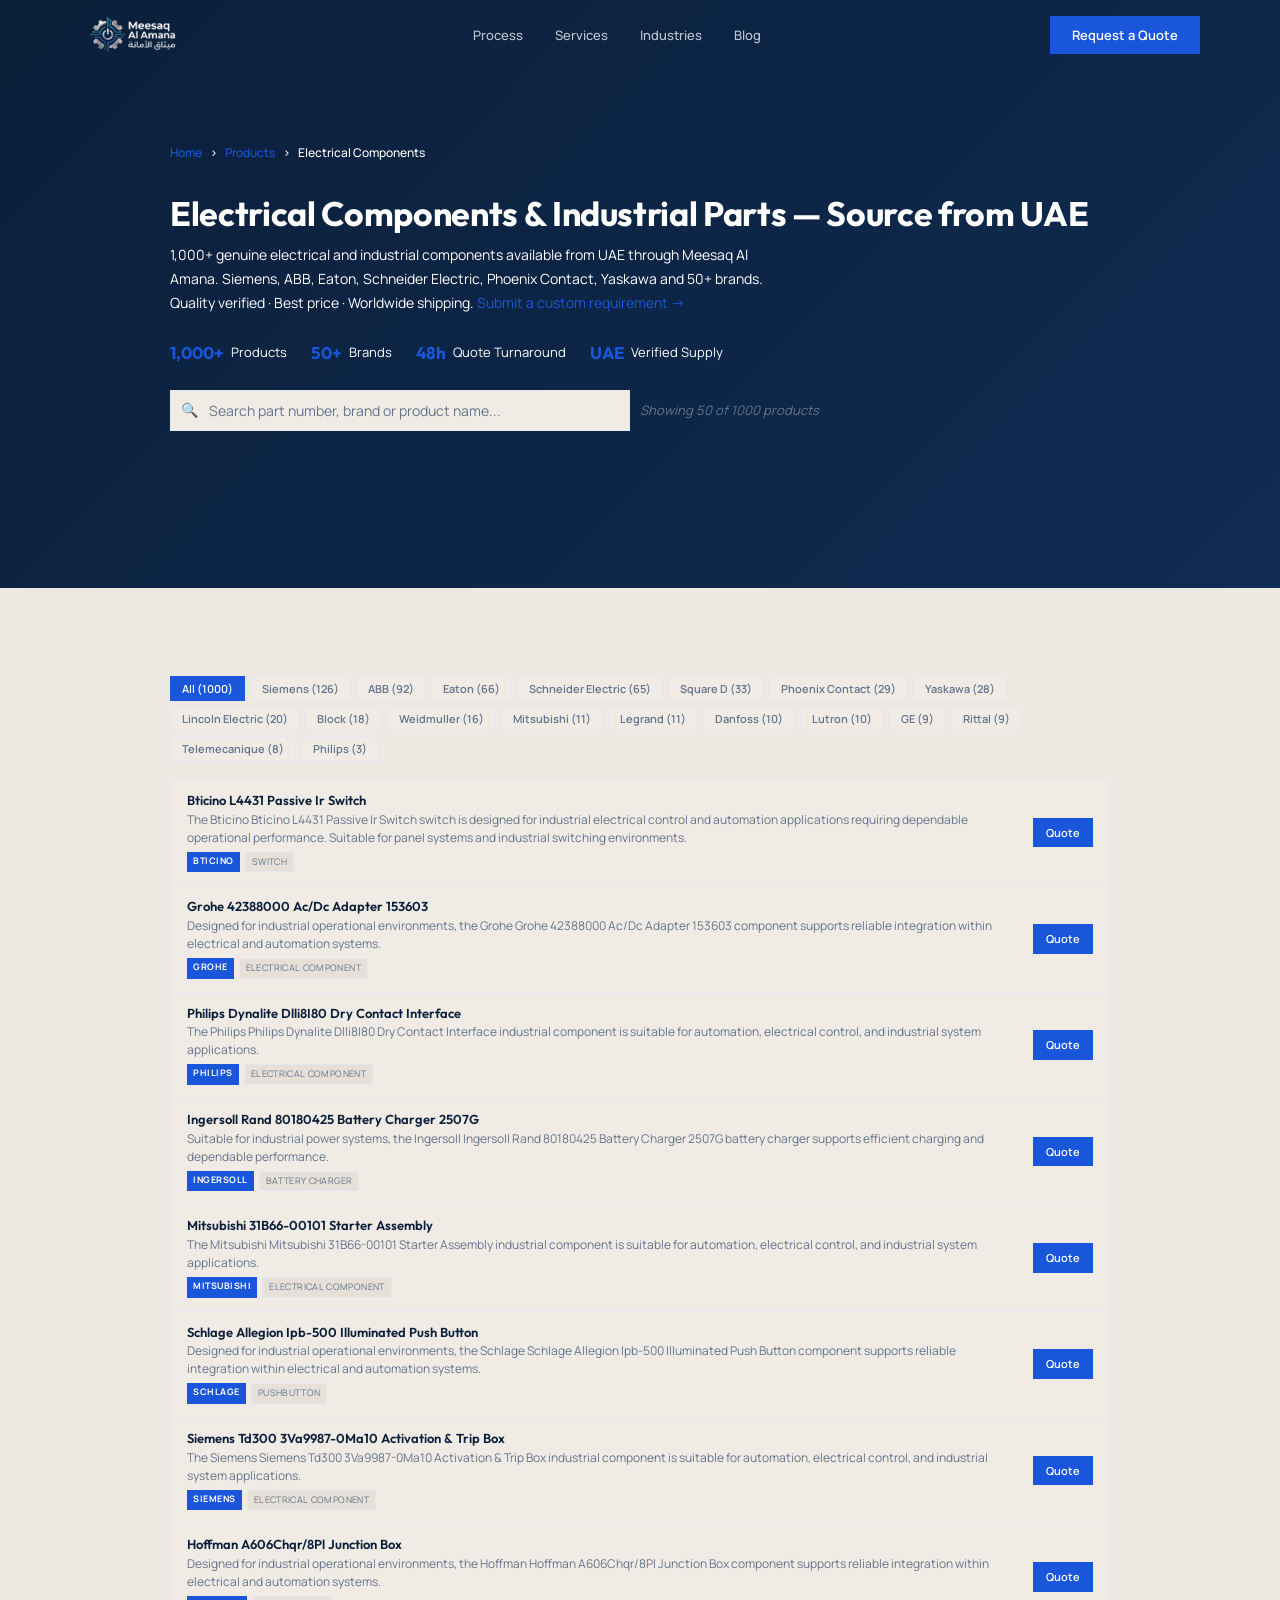
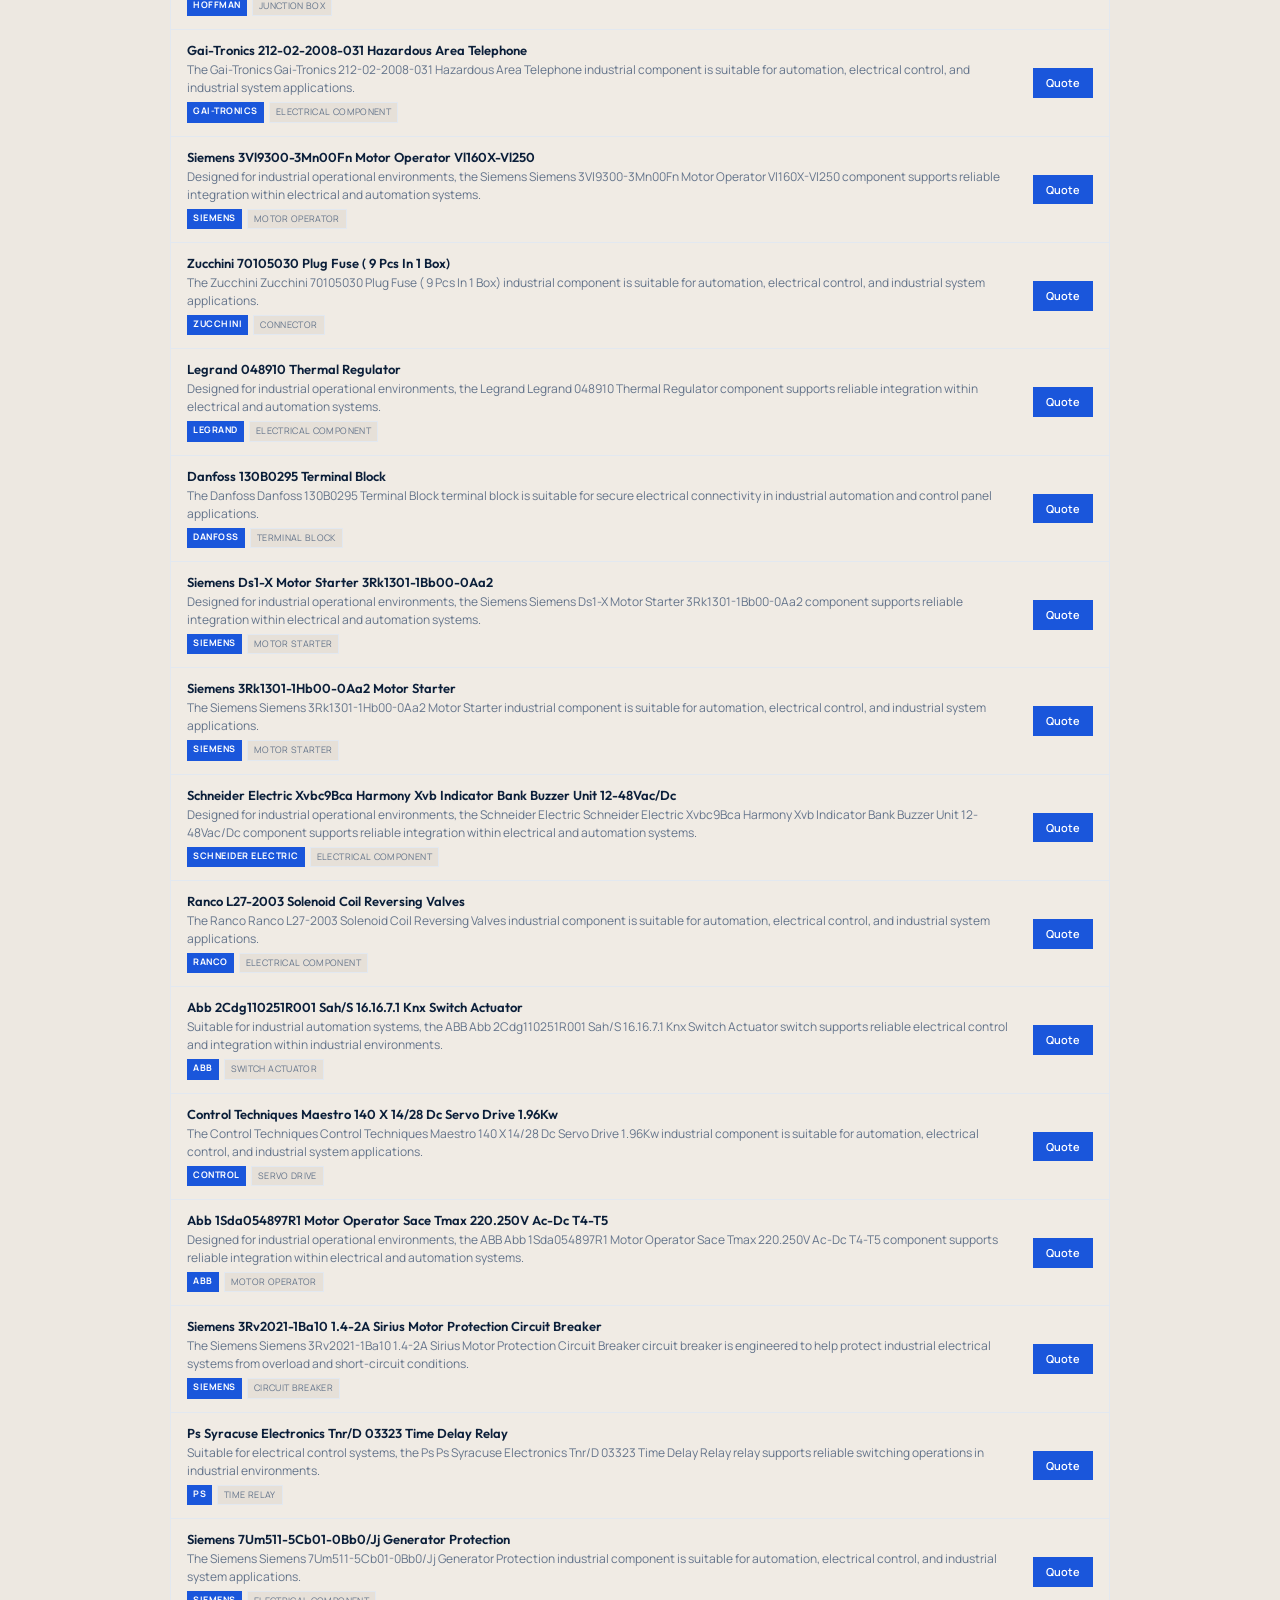
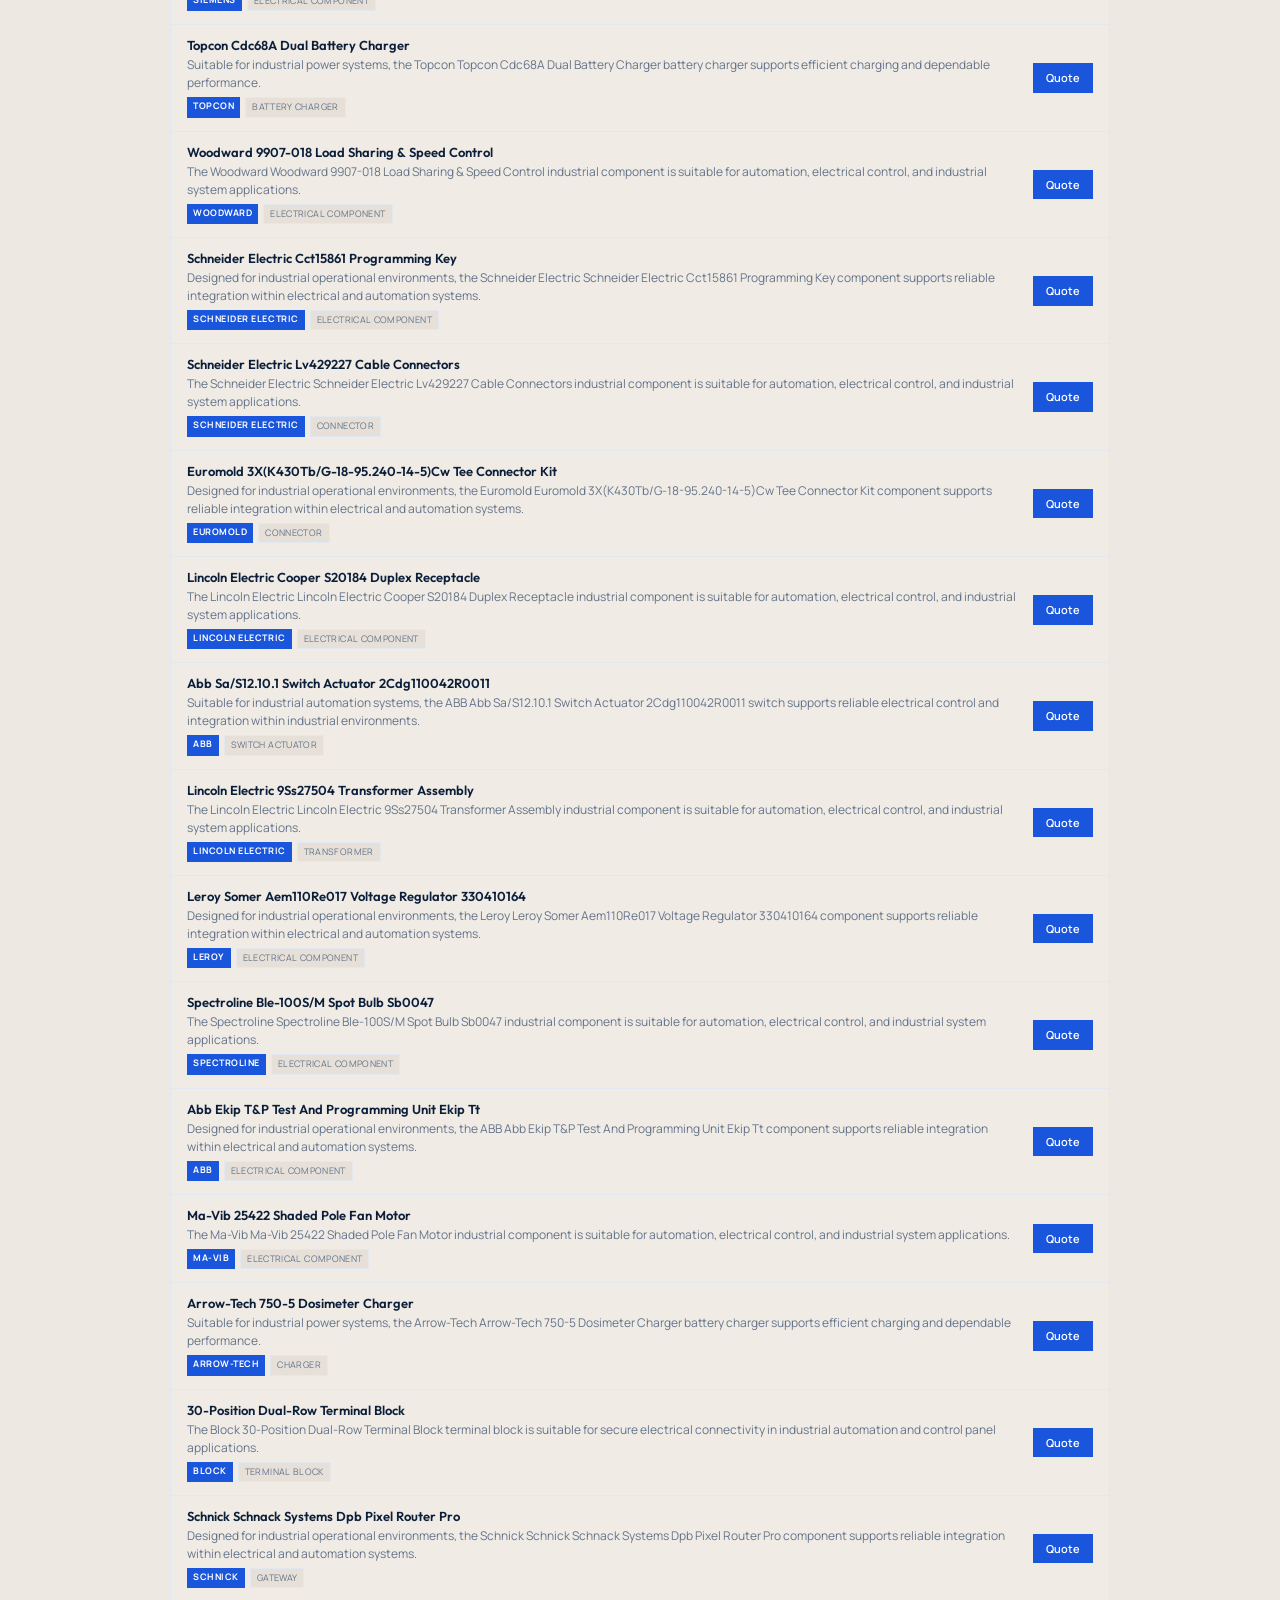
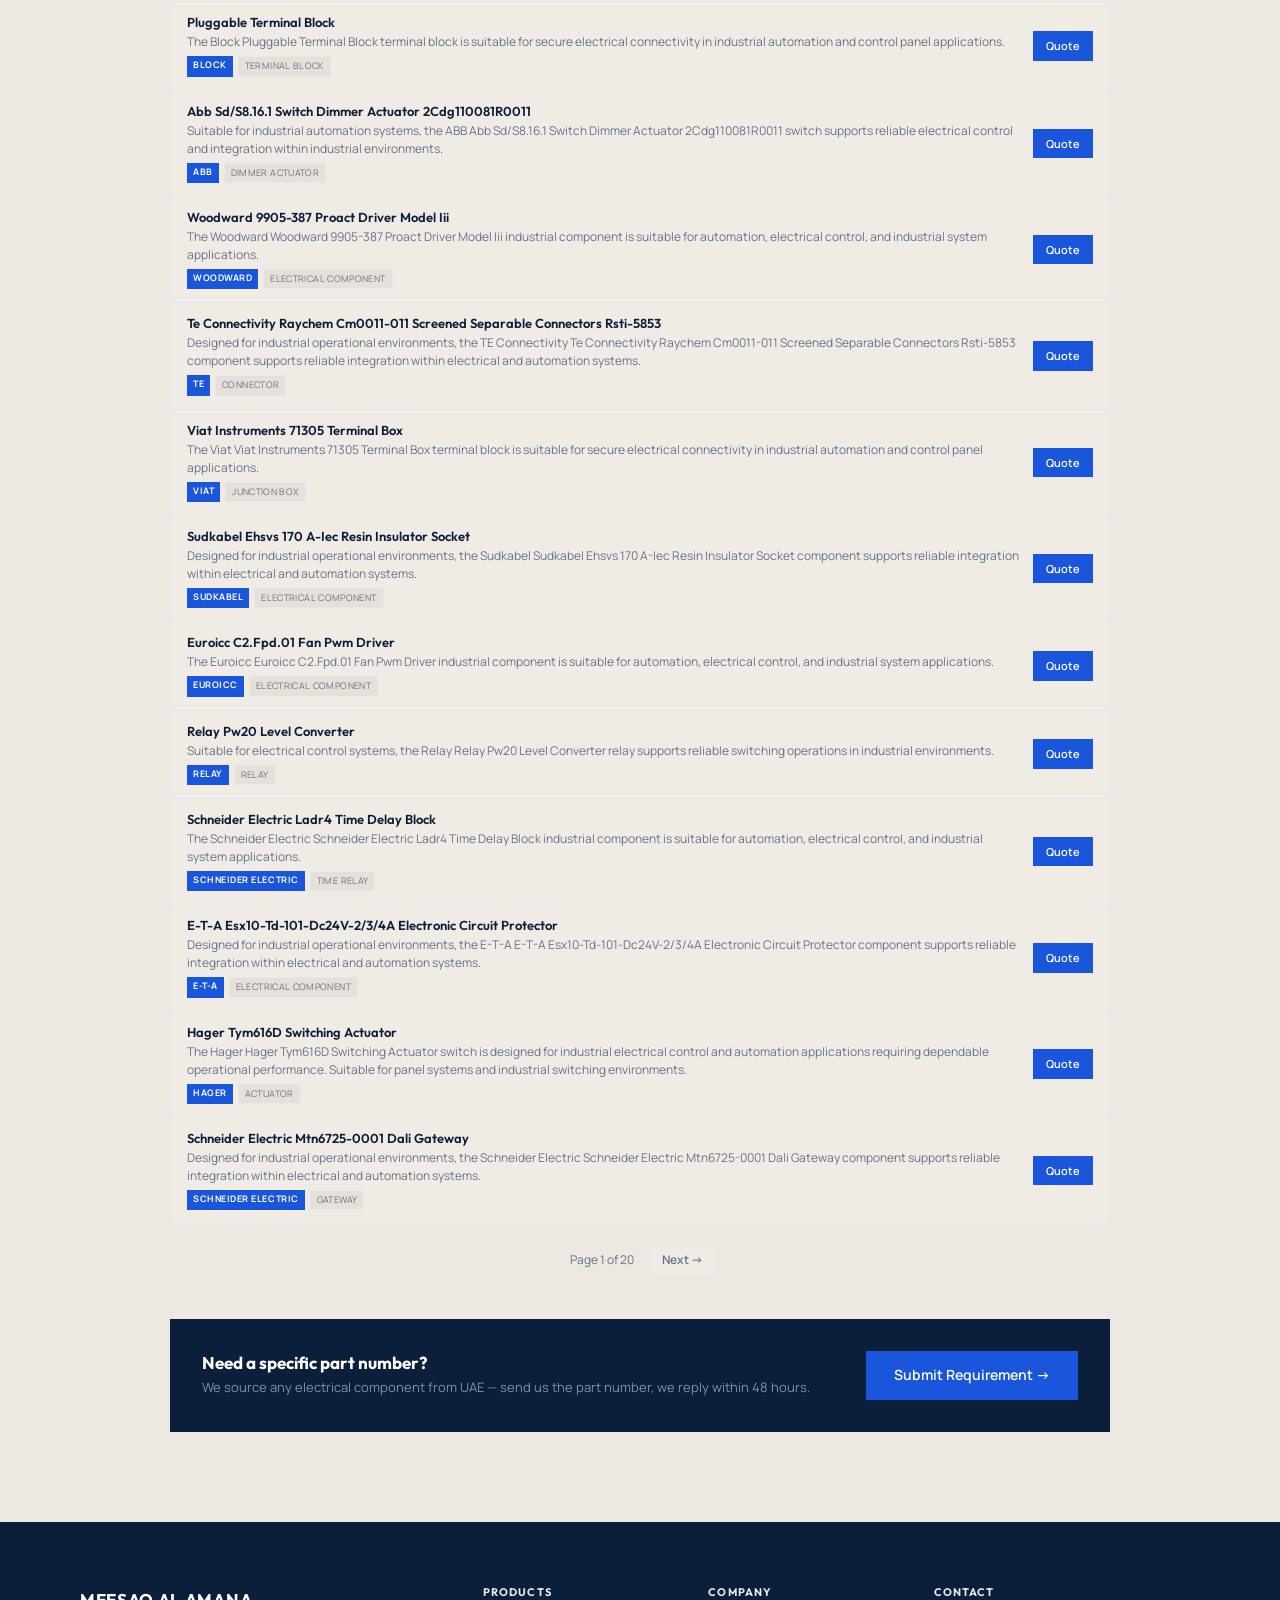
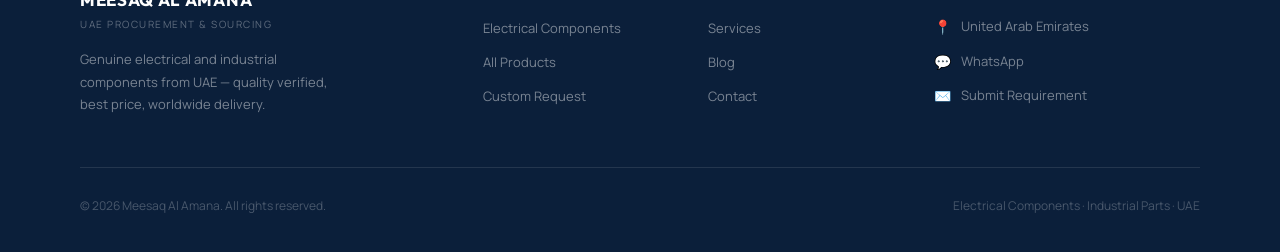
<file: products/electrical/index.html>
<!DOCTYPE html>
<html lang="en">

  <head>
    <!-- Google tag (gtag.js) -->
    <script async src="https://www.googletagmanager.com/gtag/js?id=G-WVC9RNNHYS"></script>
    <script>
      window.dataLayer = window.dataLayer || [];
      function gtag(){dataLayer.push(arguments);}
      gtag('js', new Date());

      gtag('config', 'G-WVC9RNNHYS');
    </script>
    
    <meta charset="UTF-8"/><meta name="viewport" content="width=device-width,initial-scale=1.0"/>
    <title>
      Electrical Components from Top Brands | Meesaq Al Amana
    </title>
    <meta name="description" content="Source 1000+ electrical components from UAE — Siemens, ABB, Eaton, Schneider Electric, Phoenix Contact, Yaskawa. Motor starters, contactors, VFDs, PLCs, terminal blocks, relays. Genuine products, worldwide shipping."/>
    <meta name="keywords" content="electrical components UAE sourcing, Siemens parts UAE, ABB UAE supplier, Eaton electrical UAE, Schneider Electric UAE, motor starter UAE, contactor UAE supplier, VFD UAE, PLC UAE, terminal block UAE, industrial electrical procurement UAE"/>
    <meta name="robots" content="index,follow"/>
    <meta property="og:type" content="website"/>
    <meta property="og:title" content="1000+ Electrical Components — Source from UAE | Meesaq Al Amana"/>
    <meta property="og:description" content="Siemens, ABB, Eaton, Schneider Electric electrical components from UAE. Quality verified, best price, worldwide shipping."/>
    <meta property="og:url" content="https://www.meesaqalamana.com/products/electrical/"/>
    <link rel="canonical" href="https://www.meesaqalamana.com/products/electrical/"/>
        <!-- DEFAULT -->
    <link rel="icon" type="image/png" sizes="32x32" href="/assets/icons/favicon-32x32.png">

    <!-- STANDARD -->
    <link rel="icon" type="image/png" sizes="32x32" href="/assets/icons/favicon-32x32.png">
    <link rel="icon" type="image/png" sizes="48x48" href="/assets/icons/favicon-48x48.png">
    <link rel="icon" type="image/png" sizes="16x16" href="/assets/icons/favicon-16x16.png">

    <!-- APPLE -->
    <link rel="apple-touch-icon" sizes="180x180" href="/assets/icons/apple-touch-icon.png">

    <!-- ANDROID -->
    <link rel="icon" type="image/png" sizes="192x192" href="/assets/icons/android-chrome-192x192.png">
    <link rel="icon" type="image/png" sizes="512x512" href="/assets/icons/android-chrome-512x512.png">
    <link rel="preconnect" href="https://fonts.googleapis.com"/>
    <link rel="preconnect" href="https://fonts.gstatic.com" crossorigin/>
    <link href="https://fonts.googleapis.com/css2?family=Outfit:wght@400;500;600;700&family=Manrope:wght@400;500;600&display=swap" rel="stylesheet"/>
    <script type="application/ld+json">
      {"@context":"https://schema.org","@type":"ItemList","name":"Electrical Components UAE \u2014 Meesaq Al Amana","numberOfItems":200,"url":"https://www.meesaqalamana.com/products/electrical/","itemListElement":[{"@type":"ListItem","position":1,"name":"Bticino L4431 Passive Ir Switch","url":"https://www.meesaqalamana.com/products/electrical/#bticino-l4431-passive-ir-switch"},{"@type":"ListItem","position":2,"name":"Grohe 42388000 Ac/Dc Adapter 153603","url":"https://www.meesaqalamana.com/products/electrical/#grohe-42388000-ac-dc-adapter-153603"},{"@type":"ListItem","position":3,"name":"Philips Dynalite Dlli8I80 Dry Contact Interface","url":"https://www.meesaqalamana.com/products/electrical/#philips-dynalite-dlli8i80-dry-contact-interface"},{"@type":"ListItem","position":4,"name":"Ingersoll Rand 80180425 Battery Charger 2507G","url":"https://www.meesaqalamana.com/products/electrical/#ingersoll-rand-80180425-battery-charger-2507g"},{"@type":"ListItem","position":5,"name":"Mitsubishi 31B66-00101 Starter Assembly","url":"https://www.meesaqalamana.com/products/electrical/#mitsubishi-31b66-00101-starter-assembly"},{"@type":"ListItem","position":6,"name":"Schlage Allegion Ipb-500 Illuminated Push Button","url":"https://www.meesaqalamana.com/products/electrical/#schlage-allegion-ipb-500-illuminated-push-button"},{"@type":"ListItem","position":7,"name":"Siemens Td300 3Va9987-0Ma10 Activation & Trip Box","url":"https://www.meesaqalamana.com/products/electrical/#siemens-td300-3va9987-0ma10-activation-trip-box"},{"@type":"ListItem","position":8,"name":"Hoffman A606Chqr/8Pl Junction Box","url":"https://www.meesaqalamana.com/products/electrical/#hoffman-a606chqr-8pl-junction-box"},{"@type":"ListItem","position":9,"name":"Gai-Tronics 212-02-2008-031 Hazardous Area Telephone","url":"https://www.meesaqalamana.com/products/electrical/#gai-tronics-212-02-2008-031-hazardous-area-telephone"},{"@type":"ListItem","position":10,"name":"Siemens 3Vl9300-3Mn00Fn Motor Operator Vl160X-Vl250","url":"https://www.meesaqalamana.com/products/electrical/#siemens-3vl9300-3mn00fn-motor-operator-vl160x-vl250"},{"@type":"ListItem","position":11,"name":"Zucchini 70105030 Plug Fuse ( 9 Pcs In 1 Box)","url":"https://www.meesaqalamana.com/products/electrical/#zucchini-70105030-plug-fuse-9-pcs-in-1-box"},{"@type":"ListItem","position":12,"name":"Legrand 048910 Thermal Regulator","url":"https://www.meesaqalamana.com/products/electrical/#legrand-048910-thermal-regulator"},{"@type":"ListItem","position":13,"name":"Danfoss 130B0295 Terminal Block","url":"https://www.meesaqalamana.com/products/electrical/#danfoss-130b0295-terminal-block"},{"@type":"ListItem","position":14,"name":"Siemens Ds1-X Motor Starter 3Rk1301-1Bb00-0Aa2","url":"https://www.meesaqalamana.com/products/electrical/#siemens-ds1-x-motor-starter-3rk1301-1bb00-0aa2"},{"@type":"ListItem","position":15,"name":"Siemens 3Rk1301-1Hb00-0Aa2 Motor Starter","url":"https://www.meesaqalamana.com/products/electrical/#siemens-3rk1301-1hb00-0aa2-motor-starter"},{"@type":"ListItem","position":16,"name":"Schneider Electric Xvbc9Bca Harmony Xvb Indicator Bank Buzzer Unit 12-48Vac/Dc","url":"https://www.meesaqalamana.com/products/electrical/#schneider-electric-xvbc9bca-harmony-xvb-indicator-bank-buzzer-unit-12"},{"@type":"ListItem","position":17,"name":"Ranco L27-2003 Solenoid Coil Reversing Valves","url":"https://www.meesaqalamana.com/products/electrical/#ranco-l27-2003-solenoid-coil-reversing-valves"},{"@type":"ListItem","position":18,"name":"Abb 2Cdg110251R001 Sah/S 16.16.7.1 Knx Switch Actuator","url":"https://www.meesaqalamana.com/products/electrical/#abb-2cdg110251r001-sah-s-16-16-7-1-knx-switch-actuator"},{"@type":"ListItem","position":19,"name":"Control Techniques Maestro 140 X 14/28 Dc Servo Drive 1.96Kw","url":"https://www.meesaqalamana.com/products/electrical/#control-techniques-maestro-140-x-14-28-dc-servo-drive-1-96kw"},{"@type":"ListItem","position":20,"name":"Abb 1Sda054897R1 Motor Operator Sace Tmax 220.250V Ac-Dc T4-T5","url":"https://www.meesaqalamana.com/products/electrical/#abb-1sda054897r1-motor-operator-sace-tmax-220-250v-ac-dc-t4-t5"},{"@type":"ListItem","position":21,"name":"Siemens 3Rv2021-1Ba10 1.4-2A Sirius Motor Protection Circuit Breaker","url":"https://www.meesaqalamana.com/products/electrical/#siemens-3rv2021-1ba10-1-4-2a-sirius-motor-protection-circuit-breaker"},{"@type":"ListItem","position":22,"name":"Ps Syracuse Electronics Tnr/D 03323 Time Delay Relay","url":"https://www.meesaqalamana.com/products/electrical/#ps-syracuse-electronics-tnr-d-03323-time-delay-relay"},{"@type":"ListItem","position":23,"name":"Siemens 7Um511-5Cb01-0Bb0/Jj Generator Protection","url":"https://www.meesaqalamana.com/products/electrical/#siemens-7um511-5cb01-0bb0-jj-generator-protection"},{"@type":"ListItem","position":24,"name":"Topcon Cdc68A Dual Battery Charger","url":"https://www.meesaqalamana.com/products/electrical/#topcon-cdc68a-dual-battery-charger"},{"@type":"ListItem","position":25,"name":"Woodward 9907-018 Load Sharing & Speed Control","url":"https://www.meesaqalamana.com/products/electrical/#woodward-9907-018-load-sharing-speed-control"},{"@type":"ListItem","position":26,"name":"Schneider Electric Cct15861 Programming Key","url":"https://www.meesaqalamana.com/products/electrical/#schneider-electric-cct15861-programming-key"},{"@type":"ListItem","position":27,"name":"Schneider Electric Lv429227 Cable Connectors","url":"https://www.meesaqalamana.com/products/electrical/#schneider-electric-lv429227-cable-connectors"},{"@type":"ListItem","position":28,"name":"Euromold 3X(K430Tb/G-18-95.240-14-5)Cw Tee Connector Kit","url":"https://www.meesaqalamana.com/products/electrical/#euromold-3x-k430tb-g-18-95-240-14-5-cw-tee-connector-kit"},{"@type":"ListItem","position":29,"name":"Lincoln Electric Cooper S20184 Duplex Receptacle","url":"https://www.meesaqalamana.com/products/electrical/#lincoln-electric-cooper-s20184-duplex-receptacle"},{"@type":"ListItem","position":30,"name":"Abb Sa/S12.10.1 Switch Actuator 2Cdg110042R0011","url":"https://www.meesaqalamana.com/products/electrical/#abb-sa-s12-10-1-switch-actuator-2cdg110042r0011"},{"@type":"ListItem","position":31,"name":"Lincoln Electric 9Ss27504 Transformer Assembly","url":"https://www.meesaqalamana.com/products/electrical/#lincoln-electric-9ss27504-transformer-assembly"},{"@type":"ListItem","position":32,"name":"Leroy Somer Aem110Re017 Voltage Regulator 330410164","url":"https://www.meesaqalamana.com/products/electrical/#leroy-somer-aem110re017-voltage-regulator-330410164"},{"@type":"ListItem","position":33,"name":"Spectroline Ble-100S/M Spot Bulb Sb0047","url":"https://www.meesaqalamana.com/products/electrical/#spectroline-ble-100s-m-spot-bulb-sb0047"},{"@type":"ListItem","position":34,"name":"Abb Ekip T&P Test And Programming Unit Ekip Tt","url":"https://www.meesaqalamana.com/products/electrical/#abb-ekip-t-p-test-and-programming-unit-ekip-tt"},{"@type":"ListItem","position":35,"name":"Ma-Vib 25422 Shaded Pole Fan Motor","url":"https://www.meesaqalamana.com/products/electrical/#ma-vib-25422-shaded-pole-fan-motor"},{"@type":"ListItem","position":36,"name":"Arrow-Tech 750-5 Dosimeter Charger","url":"https://www.meesaqalamana.com/products/electrical/#arrow-tech-750-5-dosimeter-charger"},{"@type":"ListItem","position":37,"name":"30-Position Dual-Row Terminal Block","url":"https://www.meesaqalamana.com/products/electrical/#30-position-dual-row-terminal-block"},{"@type":"ListItem","position":38,"name":"Schnick Schnack Systems Dpb Pixel Router Pro","url":"https://www.meesaqalamana.com/products/electrical/#schnick-schnack-systems-dpb-pixel-router-pro"},{"@type":"ListItem","position":39,"name":"Pluggable Terminal Block","url":"https://www.meesaqalamana.com/products/electrical/#pluggable-terminal-block"},{"@type":"ListItem","position":40,"name":"Abb Sd/S8.16.1 Switch Dimmer Actuator 2Cdg110081R0011","url":"https://www.meesaqalamana.com/products/electrical/#abb-sd-s8-16-1-switch-dimmer-actuator-2cdg110081r0011"},{"@type":"ListItem","position":41,"name":"Woodward 9905-387 Proact Driver Model Iii","url":"https://www.meesaqalamana.com/products/electrical/#woodward-9905-387-proact-driver-model-iii"},{"@type":"ListItem","position":42,"name":"Te Connectivity Raychem Cm0011-011 Screened Separable Connectors Rsti-5853","url":"https://www.meesaqalamana.com/products/electrical/#te-connectivity-raychem-cm0011-011-screened-separable-connectors-rsti"},{"@type":"ListItem","position":43,"name":"Viat Instruments 71305 Terminal Box","url":"https://www.meesaqalamana.com/products/electrical/#viat-instruments-71305-terminal-box"},{"@type":"ListItem","position":44,"name":"Sudkabel Ehsvs 170 A-Iec Resin Insulator Socket","url":"https://www.meesaqalamana.com/products/electrical/#sudkabel-ehsvs-170-a-iec-resin-insulator-socket"},{"@type":"ListItem","position":45,"name":"Euroicc C2.Fpd.01 Fan Pwm Driver","url":"https://www.meesaqalamana.com/products/electrical/#euroicc-c2-fpd-01-fan-pwm-driver"},{"@type":"ListItem","position":46,"name":"Relay Pw20 Level Converter","url":"https://www.meesaqalamana.com/products/electrical/#relay-pw20-level-converter"},{"@type":"ListItem","position":47,"name":"Schneider Electric Ladr4 Time Delay Block","url":"https://www.meesaqalamana.com/products/electrical/#schneider-electric-ladr4-time-delay-block"},{"@type":"ListItem","position":48,"name":"E-T-A Esx10-Td-101-Dc24V-2/3/4A Electronic Circuit Protector","url":"https://www.meesaqalamana.com/products/electrical/#e-t-a-esx10-td-101-dc24v-2-3-4a-electronic-circuit-protector"},{"@type":"ListItem","position":49,"name":"Hager Tym616D Switching Actuator","url":"https://www.meesaqalamana.com/products/electrical/#hager-tym616d-switching-actuator"},{"@type":"ListItem","position":50,"name":"Schneider Electric Mtn6725-0001 Dali Gateway","url":"https://www.meesaqalamana.com/products/electrical/#schneider-electric-mtn6725-0001-dali-gateway"},{"@type":"ListItem","position":51,"name":"Enko Electronics Ebc 2420M Battery Charger","url":"https://www.meesaqalamana.com/products/electrical/#enko-electronics-ebc-2420m-battery-charger"},{"@type":"ListItem","position":52,"name":"Zeck Ccr 24 Stereo Active Crossover","url":"https://www.meesaqalamana.com/products/electrical/#zeck-ccr-24-stereo-active-crossover"},{"@type":"ListItem","position":53,"name":"Dmx Auto Pilot Tester And Controller Usb-Dmx","url":"https://www.meesaqalamana.com/products/electrical/#dmx-auto-pilot-tester-and-controller-usb-dmx"},{"@type":"ListItem","position":54,"name":"Xenix Dss 14 Dmx Splitter","url":"https://www.meesaqalamana.com/products/electrical/#xenix-dss-14-dmx-splitter"},{"@type":"ListItem","position":55,"name":"Circutor Ac-50 Capacitor Switching Unit R29985Zh00000","url":"https://www.meesaqalamana.com/products/electrical/#circutor-ac-50-capacitor-switching-unit-r29985zh00000"},{"@type":"ListItem","position":56,"name":"Woodhead Brad Harrison 55503 Swinger Switch","url":"https://www.meesaqalamana.com/products/electrical/#woodhead-brad-harrison-55503-swinger-switch"},{"@type":"ListItem","position":57,"name":"Emerson Alpha 9002430 Rectifier 6006455","url":"https://www.meesaqalamana.com/products/electrical/#emerson-alpha-9002430-rectifier-6006455"},{"@type":"ListItem","position":58,"name":"Stego Hgk 047 Enclosure Heater 04701.0-00","url":"https://www.meesaqalamana.com/products/electrical/#stego-hgk-047-enclosure-heater-04701-0-00"},{"@type":"ListItem","position":59,"name":"Thomas 1020004 Electromagnetic Coil Assembly","url":"https://www.meesaqalamana.com/products/electrical/#thomas-1020004-electromagnetic-coil-assembly"},{"@type":"ListItem","position":60,"name":"Cg Connectech Gm4 Terminal Connector (Lot Of 10 Boxes)","url":"https://www.meesaqalamana.com/products/electrical/#cg-connectech-gm4-terminal-connector-lot-of-10-boxes"},{"@type":"ListItem","position":61,"name":"Bill Switchgear Mem Db1227 Motor Starter","url":"https://www.meesaqalamana.com/products/electrical/#bill-switchgear-mem-db1227-motor-starter"},{"@type":"ListItem","position":62,"name":"Deep Sea Electronics Dse9461 Battery Charger (Used)","url":"https://www.meesaqalamana.com/products/electrical/#deep-sea-electronics-dse9461-battery-charger-used"},{"@type":"ListItem","position":63,"name":"Cummins Dse A051Y903 Battery Charger Dse9461","url":"https://www.meesaqalamana.com/products/electrical/#cummins-dse-a051y903-battery-charger-dse9461"},{"@type":"ListItem","position":64,"name":"Deep Sea Electronics Dse9461 Battery Charger","url":"https://www.meesaqalamana.com/products/electrical/#deep-sea-electronics-dse9461-battery-charger"},{"@type":"ListItem","position":65,"name":"Honeywell Xs823 Terminal Socket","url":"https://www.meesaqalamana.com/products/electrical/#honeywell-xs823-terminal-socket"},{"@type":"ListItem","position":66,"name":"Compleo 3019.02 Smart Charge Control","url":"https://www.meesaqalamana.com/products/electrical/#compleo-3019-02-smart-charge-control"},{"@type":"ListItem","position":67,"name":"Lovato Bcf025024 Automatic Battery Charger","url":"https://www.meesaqalamana.com/products/electrical/#lovato-bcf025024-automatic-battery-charger"},{"@type":"ListItem","position":68,"name":"Cg Connectech Gm4 Terminal Connector (10 Pcs In Box)","url":"https://www.meesaqalamana.com/products/electrical/#cg-connectech-gm4-terminal-connector-10-pcs-in-box"},{"@type":"ListItem","position":69,"name":"Connectwell Cgt6N Terminal Block (50 Pcs In Box)","url":"https://www.meesaqalamana.com/products/electrical/#connectwell-cgt6n-terminal-block-50-pcs-in-box"},{"@type":"ListItem","position":70,"name":"Kriwan Int69 R Motor Protector 31 A 276 S21","url":"https://www.meesaqalamana.com/products/electrical/#kriwan-int69-r-motor-protector-31-a-276-s21"},{"@type":"ListItem","position":71,"name":"Kriwan Int69 Motor Protector 22 A 278 S30","url":"https://www.meesaqalamana.com/products/electrical/#kriwan-int69-motor-protector-22-a-278-s30"},{"@type":"ListItem","position":72,"name":"Schneider Electric L&T Switchgear Cl90360Oooo Electrical Charging Device","url":"https://www.meesaqalamana.com/products/electrical/#schneider-electric-l-t-switchgear-cl90360oooo-electrical-charging-devi"},{"@type":"ListItem","position":73,"name":"Schneider Electric Blrch143A172B44 Capacitor","url":"https://www.meesaqalamana.com/products/electrical/#schneider-electric-blrch143a172b44-capacitor"},{"@type":"ListItem","position":74,"name":"Cg Connectech Gm4 Terminal Connector (9 Pcs In Box)","url":"https://www.meesaqalamana.com/products/electrical/#cg-connectech-gm4-terminal-connector-9-pcs-in-box"},{"@type":"ListItem","position":75,"name":"Oriental Motor Azd-K Motor Drivermotor Driver","url":"https://www.meesaqalamana.com/products/electrical/#oriental-motor-azd-k-motor-drivermotor-driver"},{"@type":"ListItem","position":76,"name":"Simco Meb Shockless Static Neutralizing Bar Lr18911 E11455","url":"https://www.meesaqalamana.com/products/electrical/#simco-meb-shockless-static-neutralizing-bar-lr18911-e11455"},{"@type":"ListItem","position":77,"name":"Connectwell Cts10U Terminal Block (100 Pcs In Box)","url":"https://www.meesaqalamana.com/products/electrical/#connectwell-cts10u-terminal-block-100-pcs-in-box"},{"@type":"ListItem","position":78,"name":"Lumiglas F.H. Papenmeier Lumistar 125 Sight Glass Light 3544.014.00","url":"https://www.meesaqalamana.com/products/electrical/#lumiglas-f-h-papenmeier-lumistar-125-sight-glass-light-3544-014-00"},{"@type":"ListItem","position":79,"name":"Kongsberg Autronica Gls-90 Power Supply Board 7211-676.0000","url":"https://www.meesaqalamana.com/products/electrical/#kongsberg-autronica-gls-90-power-supply-board-7211-676-0000"},{"@type":"ListItem","position":80,"name":"Hager Hr741 Round Torroid 328142","url":"https://www.meesaqalamana.com/products/electrical/#hager-hr741-round-torroid-328142"},{"@type":"ListItem","position":81,"name":"E-T-A Esx10-Td-101-Dc24V-6/8/10A Circuit Protector (Lot Of 4 Pcs)","url":"https://www.meesaqalamana.com/products/electrical/#e-t-a-esx10-td-101-dc24v-6-8-10a-circuit-protector-lot-of-4-pcs"},{"@type":"ListItem","position":82,"name":"E-T-A Esx10-Tb-101-Dc24V-1A Circuit Protector (Lot Of 4 Pcs)","url":"https://www.meesaqalamana.com/products/electrical/#e-t-a-esx10-tb-101-dc24v-1a-circuit-protector-lot-of-4-pcs"},{"@type":"ListItem","position":83,"name":"Furnas 47Ta108998 Voltage Monitor","url":"https://www.meesaqalamana.com/products/electrical/#furnas-47ta108998-voltage-monitor"},{"@type":"ListItem","position":84,"name":"Mitsubishi Md-10Swa220 Motor Operator Ln306N916-1","url":"https://www.meesaqalamana.com/products/electrical/#mitsubishi-md-10swa220-motor-operator-ln306n916-1"},{"@type":"ListItem","position":85,"name":"Abb Mkp C4Bswbx3470Za0J Cpacitor 3Afe68637741 (9 Pcs In Bx)","url":"https://www.meesaqalamana.com/products/electrical/#abb-mkp-c4bswbx3470za0j-cpacitor-3afe68637741-9-pcs-in-bx"},{"@type":"ListItem","position":86,"name":"Lincoln Electric L12081 Motor Gearbox","url":"https://www.meesaqalamana.com/products/electrical/#lincoln-electric-l12081-motor-gearbox"},{"@type":"ListItem","position":87,"name":"Ge Multilin Mm200-Bxh2S Motor Manager","url":"https://www.meesaqalamana.com/products/electrical/#ge-multilin-mm200-bxh2s-motor-manager"},{"@type":"ListItem","position":88,"name":"Eaton 634Rdmp Rotary Disconnector","url":"https://www.meesaqalamana.com/products/electrical/#eaton-634rdmp-rotary-disconnector"},{"@type":"ListItem","position":89,"name":"Siemens 6Es7193-4Cb10-0Aa0 Terminal Block (5 Pcs In Box)","url":"https://www.meesaqalamana.com/products/electrical/#siemens-6es7193-4cb10-0aa0-terminal-block-5-pcs-in-box"},{"@type":"ListItem","position":90,"name":"Axis 01508-001 Power Adapter Fsp090-Afan3","url":"https://www.meesaqalamana.com/products/electrical/#axis-01508-001-power-adapter-fsp090-afan3"},{"@type":"ListItem","position":91,"name":"Schneider Electric 54446 Battery Module","url":"https://www.meesaqalamana.com/products/electrical/#schneider-electric-54446-battery-module"},{"@type":"ListItem","position":92,"name":"Nichicon Ef521801Tyq0984 Harmonic Filter Capacitor","url":"https://www.meesaqalamana.com/products/electrical/#nichicon-ef521801tyq0984-harmonic-filter-capacitor"},{"@type":"ListItem","position":93,"name":"Abb 1Sda066460R1 Motor Operator","url":"https://www.meesaqalamana.com/products/electrical/#abb-1sda066460r1-motor-operator"},{"@type":"ListItem","position":94,"name":"Circutor Computer 6M Power Factor Regulator","url":"https://www.meesaqalamana.com/products/electrical/#circutor-computer-6m-power-factor-regulator"},{"@type":"ListItem","position":95,"name":"Veneta Isolatori Voltage Detection Insulator","url":"https://www.meesaqalamana.com/products/electrical/#veneta-isolatori-voltage-detection-insulator"},{"@type":"ListItem","position":96,"name":"Veneta Isolatori 1G10124225 Voltage Detection Insulator 79","url":"https://www.meesaqalamana.com/products/electrical/#veneta-isolatori-1g10124225-voltage-detection-insulator-79"},{"@type":"ListItem","position":97,"name":"Veneta Isolatori 1G10124225 Voltage Detection Insulator 78","url":"https://www.meesaqalamana.com/products/electrical/#veneta-isolatori-1g10124225-voltage-detection-insulator-78"},{"@type":"ListItem","position":98,"name":"Schneider Electric Lt Switchgear Cl90932Ooof Flux Shift Assembly","url":"https://www.meesaqalamana.com/products/electrical/#schneider-electric-lt-switchgear-cl90932ooof-flux-shift-assembly"},{"@type":"ListItem","position":99,"name":"Infineon Tt280N16Sof Power Block","url":"https://www.meesaqalamana.com/products/electrical/#infineon-tt280n16sof-power-block"},{"@type":"ListItem","position":100,"name":"Simco Ss-50 Static Neutraliser 42122322","url":"https://www.meesaqalamana.com/products/electrical/#simco-ss-50-static-neutraliser-42122322"},{"@type":"ListItem","position":101,"name":"Eaton M-1,6-Pkz2 Motor Protection Trip Block","url":"https://www.meesaqalamana.com/products/electrical/#eaton-m-1-6-pkz2-motor-protection-trip-block"},{"@type":"ListItem","position":102,"name":"Block Alr3 40-2/10 Line Reactor","url":"https://www.meesaqalamana.com/products/electrical/#block-alr3-40-2-10-line-reactor"},{"@type":"ListItem","position":103,"name":"Mitsubishi Pw3-W Power Supply Module P3 86A7884B0H","url":"https://www.meesaqalamana.com/products/electrical/#mitsubishi-pw3-w-power-supply-module-p3-86a7884b0h"},{"@type":"ListItem","position":104,"name":"Berker 80040001 Flush Mounted Coupling Unit","url":"https://www.meesaqalamana.com/products/electrical/#berker-80040001-flush-mounted-coupling-unit"},{"@type":"ListItem","position":105,"name":"Hager Txb304 Flush Mounted Input Device","url":"https://www.meesaqalamana.com/products/electrical/#hager-txb304-flush-mounted-input-device"},{"@type":"ListItem","position":106,"name":"Lincoln Electric T7396-5 Rectifier Assembly","url":"https://www.meesaqalamana.com/products/electrical/#lincoln-electric-t7396-5-rectifier-assembly"},{"@type":"ListItem","position":107,"name":"Mitsubishi P3 Power Supply Module 86G7971B0D","url":"https://www.meesaqalamana.com/products/electrical/#mitsubishi-p3-power-supply-module-86g7971b0d"},{"@type":"ListItem","position":108,"name":"Intelligent Laboratories Kpd-4400 Universal Dimmer Actuator","url":"https://www.meesaqalamana.com/products/electrical/#intelligent-laboratories-kpd-4400-universal-dimmer-actuator"},{"@type":"ListItem","position":109,"name":"Abb Ps064000 Power Supply & Battery Backup Unit","url":"https://www.meesaqalamana.com/products/electrical/#abb-ps064000-power-supply-battery-backup-unit"},{"@type":"ListItem","position":110,"name":"Eaton Moeller M-25-Pkz2 Motor Protection Trip Block","url":"https://www.meesaqalamana.com/products/electrical/#eaton-moeller-m-25-pkz2-motor-protection-trip-block"},{"@type":"ListItem","position":111,"name":"Abb Ud/S1.1260.2 Universal Dimming Actuator 6197/52-101-500","url":"https://www.meesaqalamana.com/products/electrical/#abb-ud-s1-1260-2-universal-dimming-actuator-6197-52-101-500"},{"@type":"ListItem","position":112,"name":"Intelligent Laboratories Kpi-1100 Switch Actuator","url":"https://www.meesaqalamana.com/products/electrical/#intelligent-laboratories-kpi-1100-switch-actuator"},{"@type":"ListItem","position":113,"name":"Abb Lfa/S1.1 Fan Coil Actuator 2Cdg110077R0011","url":"https://www.meesaqalamana.com/products/electrical/#abb-lfa-s1-1-fan-coil-actuator-2cdg110077r0011"},{"@type":"ListItem","position":114,"name":"Lutron Hwis-8Brl-F-Aw Keypad Panel","url":"https://www.meesaqalamana.com/products/electrical/#lutron-hwis-8brl-f-aw-keypad-panel"},{"@type":"ListItem","position":115,"name":"Lutron Qsgrk-4Pce-Wh Wireless Control Unit","url":"https://www.meesaqalamana.com/products/electrical/#lutron-qsgrk-4pce-wh-wireless-control-unit"},{"@type":"ListItem","position":116,"name":"Phoenix Contact Uslkg50 Terminal Block 0443049 (10 Pcs In Box)","url":"https://www.meesaqalamana.com/products/electrical/#phoenix-contact-uslkg50-terminal-block-0443049-10-pcs-in-box"},{"@type":"ListItem","position":117,"name":"Eaton 4041Rdmp Rotary Disconnector","url":"https://www.meesaqalamana.com/products/electrical/#eaton-4041rdmp-rotary-disconnector"},{"@type":"ListItem","position":118,"name":"Yaskawa Uzba-B Ac Reactor 300-052-256","url":"https://www.meesaqalamana.com/products/electrical/#yaskawa-uzba-b-ac-reactor-300-052-256"},{"@type":"ListItem","position":119,"name":"Yaskawa Jusp-Ta50Pg-E Terminal Block","url":"https://www.meesaqalamana.com/products/electrical/#yaskawa-jusp-ta50pg-e-terminal-block"},{"@type":"ListItem","position":120,"name":"Heine Rh-0260W220-Ul-T Breaking Resistor","url":"https://www.meesaqalamana.com/products/electrical/#heine-rh-0260w220-ul-t-breaking-resistor"},{"@type":"ListItem","position":121,"name":"Signalcrafters 90 High Level Vlf Signal Source","url":"https://www.meesaqalamana.com/products/electrical/#signalcrafters-90-high-level-vlf-signal-source"},{"@type":"ListItem","position":122,"name":"Eaton P3-100 Rotary Main Switch P3-100/Ea/Svb","url":"https://www.meesaqalamana.com/products/electrical/#eaton-p3-100-rotary-main-switch-p3-100-ea-svb"},{"@type":"ListItem","position":123,"name":"General Electric Mpro-27 Electronic Trip Unit Bnfefjasefceea1Baaaa 400A","url":"https://www.meesaqalamana.com/products/electrical/#general-electric-mpro-27-electronic-trip-unit-bnfefjasefceea1baaaa-400"},{"@type":"ListItem","position":124,"name":"Schneider Electric Pnsxn34200Gns Plug In Unit","url":"https://www.meesaqalamana.com/products/electrical/#schneider-electric-pnsxn34200gns-plug-in-unit"},{"@type":"ListItem","position":125,"name":"Yaskawa Uzba-B Ac Reactor 300-052-242","url":"https://www.meesaqalamana.com/products/electrical/#yaskawa-uzba-b-ac-reactor-300-052-242"},{"@type":"ListItem","position":126,"name":"Connectwell Cts6U Terminal Block (100 Pcs In Box)","url":"https://www.meesaqalamana.com/products/electrical/#connectwell-cts6u-terminal-block-100-pcs-in-box"},{"@type":"ListItem","position":127,"name":"Connectwell Cts25U Terminal Block (50 Pcs In Box)","url":"https://www.meesaqalamana.com/products/electrical/#connectwell-cts25u-terminal-block-50-pcs-in-box"},{"@type":"ListItem","position":128,"name":"Connectwell Cts95/120N Terminal Block (10 Pcs In Box)","url":"https://www.meesaqalamana.com/products/electrical/#connectwell-cts95-120n-terminal-block-10-pcs-in-box"},{"@type":"ListItem","position":129,"name":"Connectwell Cgt6N Terminal Block (50 Pcs In Box)","url":"https://www.meesaqalamana.com/products/electrical/#connectwell-cgt6n-terminal-block-50-pcs-in-box"},{"@type":"ListItem","position":130,"name":"Eaton Digitrip 520 5Lsi Trip Unit Np7802C45H55 1000A (With Case)","url":"https://www.meesaqalamana.com/products/electrical/#eaton-digitrip-520-5lsi-trip-unit-np7802c45h55-1000a-with-case"},{"@type":"ListItem","position":131,"name":"Abb Vhp-63X8K Power Resistor 68249678","url":"https://www.meesaqalamana.com/products/electrical/#abb-vhp-63x8k-power-resistor-68249678"},{"@type":"ListItem","position":132,"name":"Abb Ps064000 Power Supply & Battery Backup Unit (Without Box)","url":"https://www.meesaqalamana.com/products/electrical/#abb-ps064000-power-supply-battery-backup-unit-without-box"},{"@type":"ListItem","position":133,"name":"Eaton Digitrip 1150I+ Trip Unit 11Piec 70C1011G34","url":"https://www.meesaqalamana.com/products/electrical/#eaton-digitrip-1150i-trip-unit-11piec-70c1011g34"},{"@type":"ListItem","position":134,"name":"Abb Ud/S 4.315.2 Dimmer Actuator 6197/13-101-500","url":"https://www.meesaqalamana.com/products/electrical/#abb-ud-s-4-315-2-dimmer-actuator-6197-13-101-500"},{"@type":"ListItem","position":135,"name":"Yaskawa Uzba-B Ac Reactor 3000-056-832","url":"https://www.meesaqalamana.com/products/electrical/#yaskawa-uzba-b-ac-reactor-3000-056-832"},{"@type":"ListItem","position":136,"name":"Eaton Digitrip 520I 5Wlsig Trip Unit Np7802C45H26 (With Case)","url":"https://www.meesaqalamana.com/products/electrical/#eaton-digitrip-520i-5wlsig-trip-unit-np7802c45h26-with-case"},{"@type":"ListItem","position":137,"name":"Yaskawa Uzba-B Ac Reactor 300-057-286","url":"https://www.meesaqalamana.com/products/electrical/#yaskawa-uzba-b-ac-reactor-300-057-286"},{"@type":"ListItem","position":138,"name":"Yaskawa Uzba-B Ac Reactor 300-052-241","url":"https://www.meesaqalamana.com/products/electrical/#yaskawa-uzba-b-ac-reactor-300-052-241"},{"@type":"ListItem","position":139,"name":"Yaskawa Ur5Cp3-015N-1Ab-2P1-Z/Cn/Z/08010 Intelligent Drive","url":"https://www.meesaqalamana.com/products/electrical/#yaskawa-ur5cp3-015n-1ab-2p1-z-cn-z-08010-intelligent-drive"},{"@type":"ListItem","position":140,"name":"Lincoln Electric K2230-1 Power Feed 10M Wire Feeder (Bench Model)","url":"https://www.meesaqalamana.com/products/electrical/#lincoln-electric-k2230-1-power-feed-10m-wire-feeder-bench-model"},{"@type":"ListItem","position":141,"name":"Ferraz Shawmut Q218629P Gauge Rings 1706.016 (50 Pcs In Box)","url":"https://www.meesaqalamana.com/products/electrical/#ferraz-shawmut-q218629p-gauge-rings-1706-016-50-pcs-in-box"},{"@type":"ListItem","position":142,"name":"Allen Bradley 800H-2Ha7 Push Button Station 800H-1Hzx7 800H-Np15","url":"https://www.meesaqalamana.com/products/electrical/#allen-bradley-800h-2ha7-push-button-station-800h-1hzx7-800h-np15"},{"@type":"ListItem","position":143,"name":"Circutor Cvmk3-L-Itf Power Analyzer Cvmk-Har-L-Itf","url":"https://www.meesaqalamana.com/products/electrical/#circutor-cvmk3-l-itf-power-analyzer-cvmk-har-l-itf"},{"@type":"ListItem","position":144,"name":"Circutor Computer-6 Reactive Power Regulator","url":"https://www.meesaqalamana.com/products/electrical/#circutor-computer-6-reactive-power-regulator"},{"@type":"ListItem","position":145,"name":"Stego Hg 140 Enclosure Heater 14006.0-00","url":"https://www.meesaqalamana.com/products/electrical/#stego-hg-140-enclosure-heater-14006-0-00"},{"@type":"ListItem","position":146,"name":"Schneider Electric Nsycr55Wu2 Ptc Heating Resistance","url":"https://www.meesaqalamana.com/products/electrical/#schneider-electric-nsycr55wu2-ptc-heating-resistance"},{"@type":"ListItem","position":147,"name":"Mangoldt 1037668 Damping Reactor","url":"https://www.meesaqalamana.com/products/electrical/#mangoldt-1037668-damping-reactor"},{"@type":"ListItem","position":148,"name":"Yaskawa Jusp-Rg010Ca Regenerative Unit","url":"https://www.meesaqalamana.com/products/electrical/#yaskawa-jusp-rg010ca-regenerative-unit"},{"@type":"ListItem","position":149,"name":"Ferraz Shawmut H216069P Gauge Rings 1706.01 D02 (50 Pcs In Box)","url":"https://www.meesaqalamana.com/products/electrical/#ferraz-shawmut-h216069p-gauge-rings-1706-01-d02-50-pcs-in-box"},{"@type":"ListItem","position":150,"name":"Eti 002243005 Gauge Rings D02 16A (50 Pcs In Box)","url":"https://www.meesaqalamana.com/products/electrical/#eti-002243005-gauge-rings-d02-16a-50-pcs-in-box"},{"@type":"ListItem","position":151,"name":"Merlin Gerin Mt100/160 Motor Mechanism Module 29434","url":"https://www.meesaqalamana.com/products/electrical/#merlin-gerin-mt100-160-motor-mechanism-module-29434"},{"@type":"ListItem","position":152,"name":"Philips 7099860Pu Aura White Led Lamp","url":"https://www.meesaqalamana.com/products/electrical/#philips-7099860pu-aura-white-led-lamp"},{"@type":"ListItem","position":153,"name":"Schneider Electric Reg-K/2X230/10 Switch Actuator Mtn649202 (Used)","url":"https://www.meesaqalamana.com/products/electrical/#schneider-electric-reg-k-2x230-10-switch-actuator-mtn649202-used"},{"@type":"ListItem","position":154,"name":"Yaskawa Euj710941.Km Pwm Filter Module","url":"https://www.meesaqalamana.com/products/electrical/#yaskawa-euj710941-km-pwm-filter-module"},{"@type":"ListItem","position":155,"name":"Yaskawa Euj710940.Km Pwm Filter Module","url":"https://www.meesaqalamana.com/products/electrical/#yaskawa-euj710940-km-pwm-filter-module"},{"@type":"ListItem","position":156,"name":"Yaskawa Euj710951.Km Pwm Filter Module","url":"https://www.meesaqalamana.com/products/electrical/#yaskawa-euj710951-km-pwm-filter-module"},{"@type":"ListItem","position":157,"name":"Yaskawa Euj710840.Km Pwm Filter Module","url":"https://www.meesaqalamana.com/products/electrical/#yaskawa-euj710840-km-pwm-filter-module"},{"@type":"ListItem","position":158,"name":"Yaskawa Euj710911.Km Harmonic Filter Module","url":"https://www.meesaqalamana.com/products/electrical/#yaskawa-euj710911-km-harmonic-filter-module"},{"@type":"ListItem","position":159,"name":"Yaskawa Uzba-B 0.51Mh Ac Reactor 300-052-247 400V","url":"https://www.meesaqalamana.com/products/electrical/#yaskawa-uzba-b-0-51mh-ac-reactor-300-052-247-400v"},{"@type":"ListItem","position":160,"name":"Yaskawa Euj710801.Km Harmonic Filter Module","url":"https://www.meesaqalamana.com/products/electrical/#yaskawa-euj710801-km-harmonic-filter-module"},{"@type":"ListItem","position":161,"name":"Yaskawa Euj710890.Km Harmonic Filter Module","url":"https://www.meesaqalamana.com/products/electrical/#yaskawa-euj710890-km-harmonic-filter-module"},{"@type":"ListItem","position":162,"name":"Yaskawa Uzba-B 0.05Mh Input Ac Reactor 400V","url":"https://www.meesaqalamana.com/products/electrical/#yaskawa-uzba-b-0-05mh-input-ac-reactor-400v"},{"@type":"ListItem","position":163,"name":"Yaskawa Uzba-B 0.35Mh Ac Reactor 300-052-248 400V","url":"https://www.meesaqalamana.com/products/electrical/#yaskawa-uzba-b-0-35mh-ac-reactor-300-052-248-400v"},{"@type":"ListItem","position":164,"name":"Yaskawa Uzba-B 0.18Mh Ac Reactor 300-052-250 400V","url":"https://www.meesaqalamana.com/products/electrical/#yaskawa-uzba-b-0-18mh-ac-reactor-300-052-250-400v"},{"@type":"ListItem","position":165,"name":"Yaskawa Uzba-B 0.85Mh Ac Reactor 300-052-246 400V","url":"https://www.meesaqalamana.com/products/electrical/#yaskawa-uzba-b-0-85mh-ac-reactor-300-052-246-400v"},{"@type":"ListItem","position":166,"name":"Yaskawa Euj710931.Km Pwm Filter Module","url":"https://www.meesaqalamana.com/products/electrical/#yaskawa-euj710931-km-pwm-filter-module"},{"@type":"ListItem","position":167,"name":"Yaskawa Euj710900.Km Pwm Filter Module","url":"https://www.meesaqalamana.com/products/electrical/#yaskawa-euj710900-km-pwm-filter-module"},{"@type":"ListItem","position":168,"name":"Yaskawa Euj710880.Km Pwm Filter Module","url":"https://www.meesaqalamana.com/products/electrical/#yaskawa-euj710880-km-pwm-filter-module"},{"@type":"ListItem","position":169,"name":"Schneider Electric Reg-K/8X230/10 Switch Actuator Mtn649208","url":"https://www.meesaqalamana.com/products/electrical/#schneider-electric-reg-k-8x230-10-switch-actuator-mtn649208"},{"@type":"ListItem","position":170,"name":"Schneider Electric Mtn649204 Switch Actuator Reg-K/4X230/10","url":"https://www.meesaqalamana.com/products/electrical/#schneider-electric-mtn649204-switch-actuator-reg-k-4x230-10"},{"@type":"ListItem","position":171,"name":"Led Indication Lamp Lmad 220Vac (20 Pcs In Box)","url":"https://www.meesaqalamana.com/products/electrical/#led-indication-lamp-lmad-220vac-20-pcs-in-box"},{"@type":"ListItem","position":172,"name":"Schneider Electric Mtn649202 Switch Actuator Reg-K/2X230/10 (Without Box)","url":"https://www.meesaqalamana.com/products/electrical/#schneider-electric-mtn649202-switch-actuator-reg-k-2x230-10-without-bo"},{"@type":"ListItem","position":173,"name":"Vitec 57Pr1699 Isolation Transformer Z205627-0D","url":"https://www.meesaqalamana.com/products/electrical/#vitec-57pr1699-isolation-transformer-z205627-0d"},{"@type":"ListItem","position":174,"name":"Mitsubishi Pm-4Sp3 Plug In Terminal Block 158-721","url":"https://www.meesaqalamana.com/products/electrical/#mitsubishi-pm-4sp3-plug-in-terminal-block-158-721"},{"@type":"ListItem","position":175,"name":"Merlin Gerin Micrologic 7 Earth Leakage Sensor 33574","url":"https://www.meesaqalamana.com/products/electrical/#merlin-gerin-micrologic-7-earth-leakage-sensor-33574"},{"@type":"ListItem","position":176,"name":"Stego Ef 118 Filter Fan 11802.0-00","url":"https://www.meesaqalamana.com/products/electrical/#stego-ef-118-filter-fan-11802-0-00"},{"@type":"ListItem","position":177,"name":"Schneider Electric Reg-K/2X230/30W Dimming Actuator Mtn6710-0002","url":"https://www.meesaqalamana.com/products/electrical/#schneider-electric-reg-k-2x230-30w-dimming-actuator-mtn6710-0002"},{"@type":"ListItem","position":178,"name":"Circutor Computer 12M Power Factor Regulator","url":"https://www.meesaqalamana.com/products/electrical/#circutor-computer-12m-power-factor-regulator"},{"@type":"ListItem","position":179,"name":"Phoenix Contact Macx Mcr-Ex-Sl-Idsi-I Output Signal Conditioner 2865405","url":"https://www.meesaqalamana.com/products/electrical/#phoenix-contact-macx-mcr-ex-sl-idsi-i-output-signal-conditioner-286540"},{"@type":"ListItem","position":180,"name":"Weidmuller 8965490000 Signal Converter Act20X-Hui-Sao-S","url":"https://www.meesaqalamana.com/products/electrical/#weidmuller-8965490000-signal-converter-act20x-hui-sao-s"},{"@type":"ListItem","position":181,"name":"Rittal Sk 3323 107 Fan And Filter Unit","url":"https://www.meesaqalamana.com/products/electrical/#rittal-sk-3323-107-fan-and-filter-unit"},{"@type":"ListItem","position":182,"name":"Micron Electric Mht-45W Semiconductor Heater","url":"https://www.meesaqalamana.com/products/electrical/#micron-electric-mht-45w-semiconductor-heater"},{"@type":"ListItem","position":183,"name":"Circutor Cvm96F-Itf-Rs485-C2-In-Har Power Analyzer 25561 Cvm96","url":"https://www.meesaqalamana.com/products/electrical/#circutor-cvm96f-itf-rs485-c2-in-har-power-analyzer-25561-cvm96"},{"@type":"ListItem","position":184,"name":"Circutor R10212 Reactive Power Regulator 14D-12-144A","url":"https://www.meesaqalamana.com/products/electrical/#circutor-r10212-reactive-power-regulator-14d-12-144a"},{"@type":"ListItem","position":185,"name":"Schneider Electric A9N15656 Fuse Disconnector","url":"https://www.meesaqalamana.com/products/electrical/#schneider-electric-a9n15656-fuse-disconnector"},{"@type":"ListItem","position":186,"name":"Telemecanique Dr5Te4U Recifier Dr5-Te4U","url":"https://www.meesaqalamana.com/products/electrical/#telemecanique-dr5te4u-recifier-dr5-te4u"},{"@type":"ListItem","position":187,"name":"Pathway 1012-Trm Dmx/Rdm Gateway","url":"https://www.meesaqalamana.com/products/electrical/#pathway-1012-trm-dmx-rdm-gateway"},{"@type":"ListItem","position":188,"name":"Schneider Electric 54655 Wiring Kit","url":"https://www.meesaqalamana.com/products/electrical/#schneider-electric-54655-wiring-kit"},{"@type":"ListItem","position":189,"name":"Mitsubishi Mdspsad240-Sw Power Supply Module","url":"https://www.meesaqalamana.com/products/electrical/#mitsubishi-mdspsad240-sw-power-supply-module"},{"@type":"ListItem","position":190,"name":"Telemecanique Square D Xpe M111 Single Foot Switch","url":"https://www.meesaqalamana.com/products/electrical/#telemecanique-square-d-xpe-m111-single-foot-switch"},{"@type":"ListItem","position":191,"name":"Keyence Sj-S020 Static Eliminator","url":"https://www.meesaqalamana.com/products/electrical/#keyence-sj-s020-static-eliminator"},{"@type":"ListItem","position":192,"name":"Schneider Electric 51335 Capacitor","url":"https://www.meesaqalamana.com/products/electrical/#schneider-electric-51335-capacitor"},{"@type":"ListItem","position":193,"name":"Merlin Gerin 29120 Trip Unit Ma100A","url":"https://www.meesaqalamana.com/products/electrical/#merlin-gerin-29120-trip-unit-ma100a"},{"@type":"ListItem","position":194,"name":"Schneider Electric 04000 Distribution Block","url":"https://www.meesaqalamana.com/products/electrical/#schneider-electric-04000-distribution-block"},{"@type":"ListItem","position":195,"name":"Schneider Electric Lsm58090A Busbar Support","url":"https://www.meesaqalamana.com/products/electrical/#schneider-electric-lsm58090a-busbar-support"},{"@type":"ListItem","position":196,"name":"Mitsubishi Md-Ad125-W Motor Charging Device Ae-Sw","url":"https://www.meesaqalamana.com/products/electrical/#mitsubishi-md-ad125-w-motor-charging-device-ae-sw"},{"@type":"ListItem","position":197,"name":"Schneider Electric Lv429267 Pug In Base","url":"https://www.meesaqalamana.com/products/electrical/#schneider-electric-lv429267-pug-in-base"},{"@type":"ListItem","position":198,"name":"Schneider Electric Blr_Vchh1_100A40_3 Capacitor","url":"https://www.meesaqalamana.com/products/electrical/#schneider-electric-blr-vchh1-100a40-3-capacitor"},{"@type":"ListItem","position":199,"name":"Schneider Electric 04013 Distribution Block","url":"https://www.meesaqalamana.com/products/electrical/#schneider-electric-04013-distribution-block"},{"@type":"ListItem","position":200,"name":"Efen Silas Sb Nh00 60 Eb70 R5 Fuse Switch 39050-0000","url":"https://www.meesaqalamana.com/products/electrical/#efen-silas-sb-nh00-60-eb70-r5-fuse-switch-39050-0000"}]}
    </script>
    <script type="application/ld+json">
      {"@context":"https://schema.org","@type":"BreadcrumbList","itemListElement":[{"@type":"ListItem","position":1,"name":"Home","item":"https://www.meesaqalamana.com"},{"@type":"ListItem","position":2,"name":"Products","item":"https://www.meesaqalamana.com/products/"},{"@type":"ListItem","position":3,"name":"Electrical Components","item":"https://www.meesaqalamana.com/products/electrical/"}]}
    </script>
    <link rel="stylesheet" href="/css/style.css"/>

    <style>
      body{background:var(--bg)}
      .wrap{max-width:1060px;margin:0 auto;padding:88px 60px 90px}
      .page-hero {
      background: linear-gradient(135deg, #0b1f3a, #0f2c52);
      padding: 55px 0;
      color: #fff;
    }
    .page-hero h1,
    .page-hero .sub,
    .page-hero .stat,
    .page-hero .breadcrumb {
      color: white;
    }
      /* ── BREADCRUMB ── */
      .breadcrumb {
        display: flex;
        align-items: center;
        gap: 8px;
        font-size: 12px;
        font-weight: 500;
        color: var(--text-muted);
        margin-bottom: 32px;
      }
      .breadcrumb a { color: var(--blue); }
      .breadcrumb a:hover { text-decoration: underline; }
      h1{font-family:var(--font-head);font-size:clamp(22px,3.2vw,34px);font-weight:700;color:var(--dark);margin-bottom:10px;letter-spacing:-.01em}
      .sub{font-size:14px;color:var(--text-muted);line-height:1.7;max-width:620px;margin-bottom:24px}
      .stats{display:flex;gap:24px;margin-bottom:24px;flex-wrap:wrap}
      .stat{display:flex;align-items:center;gap:7px;font-size:13px;color:var(--text-muted)}
      .stat strong{font-size:17px;font-weight:700;color:var(--blue);font-family:var(--font-head)}
      .sr{display:flex;gap:10px;margin-bottom:12px;flex-wrap:wrap;align-items:center}
      .sw{position:relative;flex:1;min-width:200px;max-width:460px}
      .sw input{width:100%;padding:10px 14px 10px 38px;border:1px solid var(--border);background:var(--bg-card);font-family:var(--font-body);font-size:14px;color:var(--text);outline:none;transition:border-color .2s,box-shadow .2s}
      .sw input:focus{border-color:var(--blue);box-shadow:0 0 0 3px rgba(26,86,219,.1)}
      .sw input::placeholder{color:var(--text-muted)}
      .si{position:absolute;left:11px;top:50%;transform:translateY(-50%);color:var(--text-muted);font-size:14px;pointer-events:none}
      #rc{font-size:13px;color:var(--text-muted);font-style:italic}
      .bf{display:flex;flex-wrap:wrap;gap:5px;margin-bottom:18px}
      .bb{padding:4px 11px;border:1px solid var(--border);background:var(--bg-card);font-family:var(--font-body);font-size:11px;font-weight:600;color:var(--text-muted);cursor:pointer;transition:all .15s}
      .bb:hover,.bb.active{background:var(--blue);border-color:var(--blue);color:white}
      .pl{display:flex;flex-direction:column;gap:1px;background:var(--border);border:1px solid var(--border)}
      .pi{display:grid;grid-template-columns:1fr auto;gap:14px;align-items:center;padding:13px 16px;background:var(--bg-card);transition:background .12s}
      .pi:hover{background:var(--bg-2)}
      .pi.hidden{display:none}
      .pn{font-family:var(--font-head);font-size:13px;font-weight:600;color:var(--dark);margin-bottom:3px}
      .pd{font-size:12px;color:var(--text-muted);line-height:1.5;margin-bottom:5px}
      .pm{display:flex;gap:5px;flex-wrap:wrap}
      .pb{font-size:9px;font-weight:700;padding:2px 6px;background:var(--blue);color:white;letter-spacing:.06em;text-transform:uppercase}
      .pt{font-size:9px;padding:2px 6px;background:var(--bg-2);border:1px solid var(--border);color:var(--text-muted);text-transform:uppercase;letter-spacing:.04em}
      .qb{display:inline-block;padding:6px 13px;background:var(--blue);color:white;font-size:11px;font-weight:600;white-space:nowrap;transition:background .2s;flex-shrink:0}
      .qb:hover{background:var(--blue-hover)}
      .nr{display:none;text-align:center;padding:40px;color:var(--text-muted);font-size:14px;background:var(--bg-card);border:1px solid var(--border)}
      .nr.show{display:block}
      .pg{display:flex;align-items:center;justify-content:center;gap:8px;margin-top:20px;flex-wrap:wrap}
      .pgb{padding:6px 13px;border:1px solid var(--border);background:var(--bg-card);font-family:var(--font-body);font-size:12px;font-weight:600;color:var(--text-muted);cursor:pointer;transition:all .15s}
      .pgb:hover,.pgb.active{background:var(--blue);border-color:var(--blue);color:white}
      .pgi{font-size:12px;color:var(--text-muted);padding:0 6px}
      .cta{background:var(--dark);padding:32px;margin-top:44px;display:flex;align-items:center;justify-content:space-between;gap:20px;flex-wrap:wrap}
      .cta h3{font-family:var(--font-head);font-size:17px;color:white;margin-bottom:5px}
      .cta p{font-size:13px;color:rgba(255,255,255,.5)}
      @media(max-width:768px){.wrap{padding:60px 20px 60px}.pi{grid-template-columns:1fr}.cta{flex-direction:column;text-align:center}}
    </style>
  </head>

  <body>
    <nav id="navbar">
      <a href="https://www.meesaqalamana.com/" class="logo-wrap">
        <img src="/assets/logo/logo-white.png" class="logo logo-light" alt="Meesaq Al Amana Logo - white Version">
        <img src="/assets/logo/logo-dark.png" class="logo logo-dark" alt="Meesaq Al Amana Logo - Dark Version">
      </a> 
      <button class="nav-burger" aria-label="Open menu" aria-expanded="false">
        <span></span>
        <span></span>
        <span></span>
      </button> 
      <ul class="nav-links">
        <li><a href="/#how">Process</a></li>
        <li><a href="/#services">Services</a></li>
        <li><a href="/#industries">Industries</a></li>
        <li><a href="/blog/">Blog</a></li>
      </ul>
      <a href="/#contact" class="nav-cta">Request a Quote</a>
    </nav>

    <main>
      <section class="page-hero">
        <div class="wrap">
          <div class="breadcrumb" aria-label="breadcrumb">
            <a href="https://www.meesaqalamana.com/">Home</a> › 
            <a href="/products/">Products</a> › 
            <span>Electrical Components</span>
          </div>
          
          <h1>Electrical Components &amp; Industrial Parts — Source from UAE</h1>
          <p class="sub">1,000+ genuine electrical and industrial components available from UAE through Meesaq Al Amana. Siemens, ABB, Eaton, Schneider Electric, Phoenix Contact, Yaskawa and 50+ brands. Quality verified · Best price · Worldwide shipping. <a href="/#contact" style="color:var(--blue)">Submit a custom requirement →</a></p>
          <div class="stats">
            <div class="stat"><strong>1,000+</strong> Products</div>
            <div class="stat"><strong>50+</strong> Brands</div>
            <div class="stat"><strong>48h</strong> Quote Turnaround</div>
            <div class="stat"><strong>UAE</strong> Verified Supply</div>
          </div>
          <div class="sr">
            <div class="sw"><span class="si">🔍</span><input type="text" id="ps" placeholder="Search part number, brand or product name..." autocomplete="off"/></div>
            <span id="rc"></span>
          </div> 
        </div>
      </section>
      <div class="wrap">
      <div class="bf">
          <button class="bb active" data-b="all">All (1000)</button>
          <button class="bb" data-b="Siemens">Siemens (126)</button>
          <button class="bb" data-b="ABB">ABB (92)</button>
          <button class="bb" data-b="Eaton">Eaton (66)</button>
          <button class="bb" data-b="Schneider Electric">Schneider Electric (65)</button>
          <button class="bb" data-b="Square D">Square D (33)</button>
          <button class="bb" data-b="Phoenix Contact">Phoenix Contact (29)</button>
          <button class="bb" data-b="Yaskawa">Yaskawa (28)</button>
          <button class="bb" data-b="Lincoln Electric">Lincoln Electric (20)</button>
          <button class="bb" data-b="Block">Block (18)</button>
          <button class="bb" data-b="Weidmuller">Weidmuller (16)</button>
          <button class="bb" data-b="Mitsubishi">Mitsubishi (11)</button>
          <button class="bb" data-b="Legrand">Legrand (11)</button>
          <button class="bb" data-b="Danfoss">Danfoss (10)</button>
          <button class="bb" data-b="Lutron">Lutron (10)</button>
          <button class="bb" data-b="GE">GE (9)</button>
          <button class="bb" data-b="Rittal">Rittal (9)</button>
          <button class="bb" data-b="Telemecanique">Telemecanique (8)</button>
          <button class="bb" data-b="Philips">Philips (3)</button>
        </div>
        <div class="pl" id="pl">
          <article class="pi" id="bticino-l4431-passive-ir-switch" data-b="Bticino"><div><h3 class="pn">Bticino L4431 Passive Ir Switch</h3><p class="pd"></p><div class="pm"><span class="pb">Bticino</span><span class="pt">switch</span></div></div><a class="qb"> Quote </a></article>
          <article class="pi" id="grohe-42388000-ac-dc-adapter-153603" data-b="Grohe"><div><h3 class="pn">Grohe 42388000 Ac/Dc Adapter 153603</h3><p class="pd"></p><div class="pm"><span class="pb">Grohe</span><span class="pt">electrical component</span></div></div><a class="qb"> Quote </a></article>
          <article class="pi" id="philips-dynalite-dlli8i80-dry-contact-interface" data-b="Philips"><div><h3 class="pn">Philips Dynalite Dlli8I80 Dry Contact Interface</h3><p class="pd"></p><div class="pm"><span class="pb">Philips</span><span class="pt">electrical component</span></div></div><a class="qb"> Quote </a></article>
          <article class="pi" id="ingersoll-rand-80180425-battery-charger-2507g" data-b="Ingersoll"><div><h3 class="pn">Ingersoll Rand 80180425 Battery Charger 2507G</h3><p class="pd"></p><div class="pm"><span class="pb">Ingersoll</span><span class="pt">battery charger</span></div></div><a class="qb"> Quote </a></article>
          <article class="pi" id="mitsubishi-31b66-00101-starter-assembly" data-b="Mitsubishi"><div><h3 class="pn">Mitsubishi 31B66-00101 Starter Assembly</h3><p class="pd"></p><div class="pm"><span class="pb">Mitsubishi</span><span class="pt">electrical component</span></div></div><a class="qb"> Quote </a></article>
          <article class="pi" id="schlage-allegion-ipb-500-illuminated-push-button" data-b="Schlage"><div><h3 class="pn">Schlage Allegion Ipb-500 Illuminated Push Button</h3><p class="pd"></p><div class="pm"><span class="pb">Schlage</span><span class="pt">pushbutton</span></div></div><a class="qb"> Quote </a></article>
          <article class="pi" id="siemens-td300-3va9987-0ma10-activation-trip-box" data-b="Siemens"><div><h3 class="pn">Siemens Td300 3Va9987-0Ma10 Activation & Trip Box</h3><p class="pd"></p><div class="pm"><span class="pb">Siemens</span><span class="pt">electrical component</span></div></div><a class="qb"> Quote </a></article>
          <article class="pi" id="hoffman-a606chqr-8pl-junction-box" data-b="Hoffman"><div><h3 class="pn">Hoffman A606Chqr/8Pl Junction Box</h3><p class="pd"></p><div class="pm"><span class="pb">Hoffman</span><span class="pt">junction box</span></div></div><a class="qb"> Quote </a></article>
          <article class="pi" id="gai-tronics-212-02-2008-031-hazardous-area-telephone" data-b="Gai-Tronics"><div><h3 class="pn">Gai-Tronics 212-02-2008-031 Hazardous Area Telephone</h3><p class="pd"></p><div class="pm"><span class="pb">Gai-Tronics</span><span class="pt">electrical component</span></div></div><a class="qb"> Quote </a></article>
          <article class="pi" id="siemens-3vl9300-3mn00fn-motor-operator-vl160x-vl250" data-b="Siemens"><div><h3 class="pn">Siemens 3Vl9300-3Mn00Fn Motor Operator Vl160X-Vl250</h3><p class="pd"></p><div class="pm"><span class="pb">Siemens</span><span class="pt">motor operator</span></div></div><a class="qb"> Quote </a></article>
          <article class="pi" id="zucchini-70105030-plug-fuse-9-pcs-in-1-box" data-b="Zucchini"><div><h3 class="pn">Zucchini 70105030 Plug Fuse ( 9 Pcs In 1 Box)</h3><p class="pd"></p><div class="pm"><span class="pb">Zucchini</span><span class="pt">connector</span></div></div><a class="qb"> Quote </a></article>
          <article class="pi" id="legrand-048910-thermal-regulator" data-b="Legrand"><div><h3 class="pn">Legrand 048910 Thermal Regulator</h3><p class="pd"></p><div class="pm"><span class="pb">Legrand</span><span class="pt">electrical component</span></div></div><a class="qb"> Quote </a></article>
          <article class="pi" id="danfoss-130b0295-terminal-block" data-b="Danfoss"><div><h3 class="pn">Danfoss 130B0295 Terminal Block</h3><p class="pd"></p><div class="pm"><span class="pb">Danfoss</span><span class="pt">terminal block</span></div></div><a class="qb"> Quote </a></article>
          <article class="pi" id="siemens-ds1-x-motor-starter-3rk1301-1bb00-0aa2" data-b="Siemens"><div><h3 class="pn">Siemens Ds1-X Motor Starter 3Rk1301-1Bb00-0Aa2</h3><p class="pd"></p><div class="pm"><span class="pb">Siemens</span><span class="pt">motor starter</span></div></div><a class="qb"> Quote </a></article>
          <article class="pi" id="siemens-3rk1301-1hb00-0aa2-motor-starter" data-b="Siemens"><div><h3 class="pn">Siemens 3Rk1301-1Hb00-0Aa2 Motor Starter</h3><p class="pd"></p><div class="pm"><span class="pb">Siemens</span><span class="pt">motor starter</span></div></div><a class="qb"> Quote </a></article>
          <article class="pi" id="schneider-electric-xvbc9bca-harmony-xvb-indicator-bank-buzzer-unit-12" data-b="Schneider Electric"><div><h3 class="pn">Schneider Electric Xvbc9Bca Harmony Xvb Indicator Bank Buzzer Unit 12-48Vac/Dc</h3><p class="pd"></p><div class="pm"><span class="pb">Schneider Electric</span><span class="pt">electrical component</span></div></div><a class="qb"> Quote </a></article>
          <article class="pi" id="ranco-l27-2003-solenoid-coil-reversing-valves" data-b="Ranco"><div><h3 class="pn">Ranco L27-2003 Solenoid Coil Reversing Valves</h3><p class="pd"></p><div class="pm"><span class="pb">Ranco</span><span class="pt">electrical component</span></div></div><a class="qb"> Quote </a></article>
          <article class="pi" id="abb-2cdg110251r001-sah-s-16-16-7-1-knx-switch-actuator" data-b="ABB"><div><h3 class="pn">Abb 2Cdg110251R001 Sah/S 16.16.7.1 Knx Switch Actuator</h3><p class="pd"></p><div class="pm"><span class="pb">ABB</span><span class="pt">switch actuator</span></div></div><a class="qb"> Quote </a></article>
          <article class="pi" id="control-techniques-maestro-140-x-14-28-dc-servo-drive-1-96kw" data-b="Control Techniques"><div><h3 class="pn">Control Techniques Maestro 140 X 14/28 Dc Servo Drive 1.96Kw</h3><p class="pd"></p><div class="pm"><span class="pb">Control</span><span class="pt">servo drive</span></div></div><a class="qb"> Quote </a></article>
          <article class="pi" id="abb-1sda054897r1-motor-operator-sace-tmax-220-250v-ac-dc-t4-t5" data-b="ABB"><div><h3 class="pn">Abb 1Sda054897R1 Motor Operator Sace Tmax 220.250V Ac-Dc T4-T5</h3><p class="pd"></p><div class="pm"><span class="pb">ABB</span><span class="pt">motor operator</span></div></div><a class="qb"> Quote </a></article>
          <article class="pi" id="siemens-3rv2021-1ba10-1-4-2a-sirius-motor-protection-circuit-breaker" data-b="Siemens"><div><h3 class="pn">Siemens 3Rv2021-1Ba10 1.4-2A Sirius Motor Protection Circuit Breaker</h3><p class="pd"></p><div class="pm"><span class="pb">Siemens</span><span class="pt">circuit breaker</span></div></div><a class="qb"> Quote </a></article>
          <article class="pi" id="ps-syracuse-electronics-tnr-d-03323-time-delay-relay" data-b="Ps"><div><h3 class="pn">Ps Syracuse Electronics Tnr/D 03323 Time Delay Relay</h3><p class="pd"></p><div class="pm"><span class="pb">Ps</span><span class="pt">time relay</span></div></div><a class="qb"> Quote </a></article>
          <article class="pi" id="siemens-7um511-5cb01-0bb0-jj-generator-protection" data-b="Siemens"><div><h3 class="pn">Siemens 7Um511-5Cb01-0Bb0/Jj Generator Protection</h3><p class="pd"></p><div class="pm"><span class="pb">Siemens</span><span class="pt">electrical component</span></div></div><a class="qb"> Quote </a></article>
          <article class="pi" id="topcon-cdc68a-dual-battery-charger" data-b="Topcon"><div><h3 class="pn">Topcon Cdc68A Dual Battery Charger</h3><p class="pd"></p><div class="pm"><span class="pb">Topcon</span><span class="pt">battery charger</span></div></div><a class="qb"> Quote </a></article>
          <article class="pi" id="woodward-9907-018-load-sharing-speed-control" data-b="Woodward"><div><h3 class="pn">Woodward 9907-018 Load Sharing & Speed Control</h3><p class="pd"></p><div class="pm"><span class="pb">Woodward</span><span class="pt">electrical component</span></div></div><a class="qb"> Quote </a></article>
          <article class="pi" id="schneider-electric-cct15861-programming-key" data-b="Schneider Electric"><div><h3 class="pn">Schneider Electric Cct15861 Programming Key</h3><p class="pd"></p><div class="pm"><span class="pb">Schneider Electric</span><span class="pt">electrical component</span></div></div><a class="qb"> Quote </a></article>
          <article class="pi" id="schneider-electric-lv429227-cable-connectors" data-b="Schneider Electric"><div><h3 class="pn">Schneider Electric Lv429227 Cable Connectors</h3><p class="pd"></p><div class="pm"><span class="pb">Schneider Electric</span><span class="pt">connector</span></div></div><a class="qb"> Quote </a></article>
          <article class="pi" id="euromold-3x-k430tb-g-18-95-240-14-5-cw-tee-connector-kit" data-b="Euromold"><div><h3 class="pn">Euromold 3X(K430Tb/G-18-95.240-14-5)Cw Tee Connector Kit</h3><p class="pd"></p><div class="pm"><span class="pb">Euromold</span><span class="pt">connector</span></div></div><a class="qb"> Quote </a></article>
          <article class="pi" id="lincoln-electric-cooper-s20184-duplex-receptacle" data-b="Lincoln Electric"><div><h3 class="pn">Lincoln Electric Cooper S20184 Duplex Receptacle</h3><p class="pd"></p><div class="pm"><span class="pb">Lincoln Electric</span><span class="pt">electrical component</span></div></div><a class="qb"> Quote </a></article>
          <article class="pi" id="abb-sa-s12-10-1-switch-actuator-2cdg110042r0011" data-b="ABB"><div><h3 class="pn">Abb Sa/S12.10.1 Switch Actuator 2Cdg110042R0011</h3><p class="pd"></p><div class="pm"><span class="pb">ABB</span><span class="pt">switch actuator</span></div></div><a class="qb"> Quote </a></article>
          <article class="pi" id="lincoln-electric-9ss27504-transformer-assembly" data-b="Lincoln Electric"><div><h3 class="pn">Lincoln Electric 9Ss27504 Transformer Assembly</h3><p class="pd"></p><div class="pm"><span class="pb">Lincoln Electric</span><span class="pt">transformer</span></div></div><a class="qb"> Quote </a></article>
          <article class="pi" id="leroy-somer-aem110re017-voltage-regulator-330410164" data-b="Leroy"><div><h3 class="pn">Leroy Somer Aem110Re017 Voltage Regulator 330410164</h3><p class="pd"></p><div class="pm"><span class="pb">Leroy</span><span class="pt">electrical component</span></div></div><a class="qb"> Quote </a></article>
          <article class="pi" id="spectroline-ble-100s-m-spot-bulb-sb0047" data-b="Spectroline"><div><h3 class="pn">Spectroline Ble-100S/M Spot Bulb Sb0047</h3><p class="pd"></p><div class="pm"><span class="pb">Spectroline</span><span class="pt">electrical component</span></div></div><a class="qb"> Quote </a></article>
          <article class="pi" id="abb-ekip-t-p-test-and-programming-unit-ekip-tt" data-b="ABB"><div><h3 class="pn">Abb Ekip T&P Test And Programming Unit Ekip Tt</h3><p class="pd"></p><div class="pm"><span class="pb">ABB</span><span class="pt">electrical component</span></div></div><a class="qb"> Quote </a></article>
          <article class="pi" id="ma-vib-25422-shaded-pole-fan-motor" data-b="Ma-Vib"><div><h3 class="pn">Ma-Vib 25422 Shaded Pole Fan Motor</h3><p class="pd"></p><div class="pm"><span class="pb">Ma-Vib</span><span class="pt">electrical component</span></div></div><a class="qb"> Quote </a></article>
          <article class="pi" id="arrow-tech-750-5-dosimeter-charger" data-b="Arrow-Tech"><div><h3 class="pn">Arrow-Tech 750-5 Dosimeter Charger</h3><p class="pd"></p><div class="pm"><span class="pb">Arrow-Tech</span><span class="pt">charger</span></div></div><a class="qb"> Quote </a></article>
          <article class="pi" id="30-position-dual-row-terminal-block" data-b="Block"><div><h3 class="pn">30-Position Dual-Row Terminal Block</h3><p class="pd"></p><div class="pm"><span class="pb">Block</span><span class="pt">terminal block</span></div></div><a class="qb"> Quote </a></article>
          <article class="pi" id="schnick-schnack-systems-dpb-pixel-router-pro" data-b="Schnick"><div><h3 class="pn">Schnick Schnack Systems Dpb Pixel Router Pro</h3><p class="pd"></p><div class="pm"><span class="pb">Schnick</span><span class="pt">gateway</span></div></div><a class="qb"> Quote </a></article>
          <article class="pi" id="pluggable-terminal-block" data-b="Block"><div><h3 class="pn">Pluggable Terminal Block</h3><p class="pd"></p><div class="pm"><span class="pb">Block</span><span class="pt">terminal block</span></div></div><a class="qb"> Quote </a></article>
          <article class="pi" id="abb-sd-s8-16-1-switch-dimmer-actuator-2cdg110081r0011" data-b="ABB"><div><h3 class="pn">Abb Sd/S8.16.1 Switch Dimmer Actuator 2Cdg110081R0011</h3><p class="pd"></p><div class="pm"><span class="pb">ABB</span><span class="pt">dimmer actuator</span></div></div><a class="qb"> Quote </a></article>
          <article class="pi" id="woodward-9905-387-proact-driver-model-iii" data-b="Woodward"><div><h3 class="pn">Woodward 9905-387 Proact Driver Model Iii</h3><p class="pd"></p><div class="pm"><span class="pb">Woodward</span><span class="pt">electrical component</span></div></div><a class="qb"> Quote </a></article>
          <article class="pi" id="te-connectivity-raychem-cm0011-011-screened-separable-connectors-rsti" data-b="TE Connectivity"><div><h3 class="pn">Te Connectivity Raychem Cm0011-011 Screened Separable Connectors Rsti-5853</h3><p class="pd"></p><div class="pm"><span class="pb">Te</span><span class="pt">connector</span></div></div><a class="qb"> Quote </a></article>
          <article class="pi" id="viat-instruments-71305-terminal-box" data-b="Viat"><div><h3 class="pn">Viat Instruments 71305 Terminal Box</h3><p class="pd"></p><div class="pm"><span class="pb">Viat</span><span class="pt">junction box</span></div></div><a class="qb"> Quote </a></article>
          <article class="pi" id="sudkabel-ehsvs-170-a-iec-resin-insulator-socket" data-b="Sudkabel"><div><h3 class="pn">Sudkabel Ehsvs 170 A-Iec Resin Insulator Socket</h3><p class="pd"></p><div class="pm"><span class="pb">Sudkabel</span><span class="pt">electrical component</span></div></div><a class="qb"> Quote </a></article>
          <article class="pi" id="euroicc-c2-fpd-01-fan-pwm-driver" data-b="Euroicc"><div><h3 class="pn">Euroicc C2.Fpd.01 Fan Pwm Driver</h3><p class="pd"></p><div class="pm"><span class="pb">Euroicc</span><span class="pt">electrical component</span></div></div><a class="qb"> Quote </a></article>
          <article class="pi" id="relay-pw20-level-converter" data-b="Relay"><div><h3 class="pn">Relay Pw20 Level Converter</h3><p class="pd"></p><div class="pm"><span class="pb">Relay</span><span class="pt">relay</span></div></div><a class="qb"> Quote </a></article>
          <article class="pi" id="schneider-electric-ladr4-time-delay-block" data-b="Schneider Electric"><div><h3 class="pn">Schneider Electric Ladr4 Time Delay Block</h3><p class="pd"></p><div class="pm"><span class="pb">Schneider Electric</span><span class="pt">time relay</span></div></div><a class="qb"> Quote </a></article>
          <article class="pi" id="e-t-a-esx10-td-101-dc24v-2-3-4a-electronic-circuit-protector" data-b="E-T-A"><div><h3 class="pn">E-T-A Esx10-Td-101-Dc24V-2/3/4A Electronic Circuit Protector</h3><p class="pd"></p><div class="pm"><span class="pb">E-T-A</span><span class="pt">electrical component</span></div></div><a class="qb"> Quote </a></article>
          <article class="pi" id="hager-tym616d-switching-actuator" data-b="Hager"><div><h3 class="pn">Hager Tym616D Switching Actuator</h3><p class="pd"></p><div class="pm"><span class="pb">Hager</span><span class="pt">actuator</span></div></div><a class="qb"> Quote </a></article>
          <article class="pi" id="schneider-electric-mtn6725-0001-dali-gateway" data-b="Schneider Electric"><div><h3 class="pn">Schneider Electric Mtn6725-0001 Dali Gateway</h3><p class="pd"></p><div class="pm"><span class="pb">Schneider Electric</span><span class="pt">gateway</span></div></div><a class="qb"> Quote </a></article>
          <article class="pi" id="enko-electronics-ebc-2420m-battery-charger" data-b="Enko"><div><h3 class="pn">Enko Electronics Ebc 2420M Battery Charger</h3><p class="pd"></p><div class="pm"><span class="pb">Enko</span><span class="pt">battery charger</span></div></div><a class="qb"> Quote </a></article>
          <article class="pi" id="zeck-ccr-24-stereo-active-crossover" data-b="Zeck"><div><h3 class="pn">Zeck Ccr 24 Stereo Active Crossover</h3><p class="pd"></p><div class="pm"><span class="pb">Zeck</span><span class="pt">electrical component</span></div></div><a class="qb"> Quote </a></article>
          <article class="pi" id="dmx-auto-pilot-tester-and-controller-usb-dmx" data-b="Dmx"><div><h3 class="pn">Dmx Auto Pilot Tester And Controller Usb-Dmx</h3><p class="pd"></p><div class="pm"><span class="pb">Dmx</span><span class="pt">electrical component</span></div></div><a class="qb"> Quote </a></article>
          <article class="pi" id="xenix-dss-14-dmx-splitter" data-b="Xenix"><div><h3 class="pn">Xenix Dss 14 Dmx Splitter</h3><p class="pd"></p><div class="pm"><span class="pb">Xenix</span><span class="pt">electrical component</span></div></div><a class="qb"> Quote </a></article>
          <article class="pi" id="circutor-ac-50-capacitor-switching-unit-r29985zh00000" data-b="Circutor"><div><h3 class="pn">Circutor Ac-50 Capacitor Switching Unit R29985Zh00000</h3><p class="pd"></p><div class="pm"><span class="pb">Circutor</span><span class="pt">capacitor</span></div></div><a class="qb"> Quote </a></article>
          <article class="pi" id="woodhead-brad-harrison-55503-swinger-switch" data-b="Woodhead"><div><h3 class="pn">Woodhead Brad Harrison 55503 Swinger Switch</h3><p class="pd"></p><div class="pm"><span class="pb">Woodhead</span><span class="pt">switch</span></div></div><a class="qb"> Quote </a></article>
          <article class="pi" id="emerson-alpha-9002430-rectifier-6006455" data-b="Emerson"><div><h3 class="pn">Emerson Alpha 9002430 Rectifier 6006455</h3><p class="pd"></p><div class="pm"><span class="pb">Emerson</span><span class="pt">electrical component</span></div></div><a class="qb"> Quote </a></article>
          <article class="pi" id="stego-hgk-047-enclosure-heater-04701-0-00" data-b="Stego"><div><h3 class="pn">Stego Hgk 047 Enclosure Heater 04701.0-00</h3><p class="pd"></p><div class="pm"><span class="pb">Stego</span><span class="pt">enclosure heater</span></div></div><a class="qb"> Quote </a></article>
          <article class="pi" id="thomas-1020004-electromagnetic-coil-assembly" data-b="Thomas"><div><h3 class="pn">Thomas 1020004 Electromagnetic Coil Assembly</h3><p class="pd"></p><div class="pm"><span class="pb">Thomas</span><span class="pt">electrical component</span></div></div><a class="qb"> Quote </a></article>
          <article class="pi" id="cg-connectech-gm4-terminal-connector-lot-of-10-boxes" data-b="Cg"><div><h3 class="pn">Cg Connectech Gm4 Terminal Connector (Lot Of 10 Boxes)</h3><p class="pd"></p><div class="pm"><span class="pb">Cg</span><span class="pt">connector</span></div></div><a class="qb"> Quote </a></article>
          <article class="pi" id="bill-switchgear-mem-db1227-motor-starter" data-b="Bill"><div><h3 class="pn">Bill Switchgear Mem Db1227 Motor Starter</h3><p class="pd"></p><div class="pm"><span class="pb">Bill</span><span class="pt">motor starter</span></div></div><a class="qb"> Quote </a></article>
          <article class="pi" id="deep-sea-electronics-dse9461-battery-charger-used" data-b="Deep Sea Electronics"><div><h3 class="pn">Deep Sea Electronics Dse9461 Battery Charger (Used)</h3><p class="pd"></p><div class="pm"><span class="pb">Deep</span><span class="pt">battery charger</span></div></div><a class="qb"> Quote </a></article>
          <article class="pi" id="cummins-dse-a051y903-battery-charger-dse9461" data-b="Cummins"><div><h3 class="pn">Cummins Dse A051Y903 Battery Charger Dse9461</h3><p class="pd"></p><div class="pm"><span class="pb">Cummins</span><span class="pt">battery charger</span></div></div><a class="qb"> Quote </a></article>
          <article class="pi" id="deep-sea-electronics-dse9461-battery-charger" data-b="Deep Sea Electronics"><div><h3 class="pn">Deep Sea Electronics Dse9461 Battery Charger</h3><p class="pd"></p><div class="pm"><span class="pb">Deep</span><span class="pt">battery charger</span></div></div><a class="qb"> Quote </a></article>
          <article class="pi" id="honeywell-xs823-terminal-socket" data-b="Honeywell"><div><h3 class="pn">Honeywell Xs823 Terminal Socket</h3><p class="pd"></p><div class="pm"><span class="pb">Honeywell</span><span class="pt">electrical component</span></div></div><a class="qb"> Quote </a></article>
          <article class="pi" id="compleo-3019-02-smart-charge-control" data-b="Compleo"><div><h3 class="pn">Compleo 3019.02 Smart Charge Control</h3><p class="pd"></p><div class="pm"><span class="pb">Compleo</span><span class="pt">charger</span></div></div><a class="qb"> Quote </a></article>
          <article class="pi" id="lovato-bcf025024-automatic-battery-charger" data-b="Lovato"><div><h3 class="pn">Lovato Bcf025024 Automatic Battery Charger</h3><p class="pd"></p><div class="pm"><span class="pb">Lovato</span><span class="pt">battery charger</span></div></div><a class="qb"> Quote </a></article>
          <article class="pi" id="cg-connectech-gm4-terminal-connector-10-pcs-in-box" data-b="Cg"><div><h3 class="pn">Cg Connectech Gm4 Terminal Connector (10 Pcs In Box)</h3><p class="pd"></p><div class="pm"><span class="pb">Cg</span><span class="pt">connector</span></div></div><a class="qb"> Quote </a></article>
          <article class="pi" id="connectwell-cgt6n-terminal-block-50-pcs-in-box" data-b="Block"><div><h3 class="pn">Connectwell Cgt6N Terminal Block (50 Pcs In Box)</h3><p class="pd"></p><div class="pm"><span class="pb">Block</span><span class="pt">terminal block</span></div></div><a class="qb"> Quote </a></article>
          <article class="pi" id="kriwan-int69-r-motor-protector-31-a-276-s21" data-b="Kriwan"><div><h3 class="pn">Kriwan Int69 R Motor Protector 31 A 276 S21</h3><p class="pd"></p><div class="pm"><span class="pb">Kriwan</span><span class="pt">motor protector</span></div></div><a class="qb"> Quote </a></article>
          <article class="pi" id="kriwan-int69-motor-protector-22-a-278-s30" data-b="Kriwan"><div><h3 class="pn">Kriwan Int69 Motor Protector 22 A 278 S30</h3><p class="pd"></p><div class="pm"><span class="pb">Kriwan</span><span class="pt">motor protector</span></div></div><a class="qb"> Quote </a></article>
          <article class="pi" id="schneider-electric-l-t-switchgear-cl90360oooo-electrical-charging-devi" data-b="Schneider Electric"><div><h3 class="pn">Schneider Electric L&T Switchgear Cl90360Oooo Electrical Charging Device</h3><p class="pd"></p><div class="pm"><span class="pb">Schneider Electric</span><span class="pt">switch</span></div></div><a class="qb"> Quote </a></article>
          <article class="pi" id="schneider-electric-blrch143a172b44-capacitor" data-b="Schneider Electric"><div><h3 class="pn">Schneider Electric Blrch143A172B44 Capacitor</h3><p class="pd"></p><div class="pm"><span class="pb">Schneider Electric</span><span class="pt">capacitor</span></div></div><a class="qb"> Quote </a></article>
          <article class="pi" id="cg-connectech-gm4-terminal-connector-9-pcs-in-box" data-b="Cg"><div><h3 class="pn">Cg Connectech Gm4 Terminal Connector (9 Pcs In Box)</h3><p class="pd"></p><div class="pm"><span class="pb">Cg</span><span class="pt">connector</span></div></div><a class="qb"> Quote </a></article>
          <article class="pi" id="oriental-motor-azd-k-motor-drivermotor-driver" data-b="Oriental"><div><h3 class="pn">Oriental Motor Azd-K Motor Drivermotor Driver</h3><p class="pd"></p><div class="pm"><span class="pb">Oriental</span><span class="pt">electrical component</span></div></div><a class="qb"> Quote </a></article>
          <article class="pi" id="simco-meb-shockless-static-neutralizing-bar-lr18911-e11455" data-b="Simco"><div><h3 class="pn">Simco Meb Shockless Static Neutralizing Bar Lr18911 E11455</h3><p class="pd"></p><div class="pm"><span class="pb">Simco</span><span class="pt">electrical component</span></div></div><a class="qb"> Quote </a></article>
          <article class="pi" id="connectwell-cts10u-terminal-block-100-pcs-in-box" data-b="Block"><div><h3 class="pn">Connectwell Cts10U Terminal Block (100 Pcs In Box)</h3><p class="pd"></p><div class="pm"><span class="pb">Block</span><span class="pt">terminal block</span></div></div><a class="qb"> Quote </a></article>
          <article class="pi" id="lumiglas-f-h-papenmeier-lumistar-125-sight-glass-light-3544-014-00" data-b="Lumiglas"><div><h3 class="pn">Lumiglas F.H. Papenmeier Lumistar 125 Sight Glass Light 3544.014.00</h3><p class="pd"></p><div class="pm"><span class="pb">Lumiglas</span><span class="pt">electrical component</span></div></div><a class="qb"> Quote </a></article>
          <article class="pi" id="kongsberg-autronica-gls-90-power-supply-board-7211-676-0000" data-b="Kongsberg"><div><h3 class="pn">Kongsberg Autronica Gls-90 Power Supply Board 7211-676.0000</h3><p class="pd"></p><div class="pm"><span class="pb">Kongsberg</span><span class="pt">power supply</span></div></div><a class="qb"> Quote </a></article>
          <article class="pi" id="hager-hr741-round-torroid-328142" data-b="Hager"><div><h3 class="pn">Hager Hr741 Round Torroid 328142</h3><p class="pd"></p><div class="pm"><span class="pb">Hager</span><span class="pt">electrical component</span></div></div><a class="qb"> Quote </a></article>
          <article class="pi" id="e-t-a-esx10-td-101-dc24v-6-8-10a-circuit-protector-lot-of-4-pcs" data-b="E-T-A"><div><h3 class="pn">E-T-A Esx10-Td-101-Dc24V-6/8/10A Circuit Protector (Lot Of 4 Pcs)</h3><p class="pd"></p><div class="pm"><span class="pb">E-T-A</span><span class="pt">electrical component</span></div></div><a class="qb"> Quote </a></article>
          <article class="pi" id="e-t-a-esx10-tb-101-dc24v-1a-circuit-protector-lot-of-4-pcs" data-b="E-T-A"><div><h3 class="pn">E-T-A Esx10-Tb-101-Dc24V-1A Circuit Protector (Lot Of 4 Pcs)</h3><p class="pd"></p><div class="pm"><span class="pb">E-T-A</span><span class="pt">electrical component</span></div></div><a class="qb"> Quote </a></article>
          <article class="pi" id="furnas-47ta108998-voltage-monitor" data-b="Furnas"><div><h3 class="pn">Furnas 47Ta108998 Voltage Monitor</h3><p class="pd"></p><div class="pm"><span class="pb">Furnas</span><span class="pt">electrical component</span></div></div><a class="qb"> Quote </a></article>
          <article class="pi" id="mitsubishi-md-10swa220-motor-operator-ln306n916-1" data-b="Mitsubishi"><div><h3 class="pn">Mitsubishi Md-10Swa220 Motor Operator Ln306N916-1</h3><p class="pd"></p><div class="pm"><span class="pb">Mitsubishi</span><span class="pt">motor operator</span></div></div><a class="qb"> Quote </a></article>
          <article class="pi" id="abb-mkp-c4bswbx3470za0j-cpacitor-3afe68637741-9-pcs-in-bx" data-b="ABB"><div><h3 class="pn">Abb Mkp C4Bswbx3470Za0J Cpacitor 3Afe68637741 (9 Pcs In Bx)</h3><p class="pd"></p><div class="pm"><span class="pb">ABB</span><span class="pt">electrical component</span></div></div><a class="qb"> Quote </a></article>
          <article class="pi" id="lincoln-electric-l12081-motor-gearbox" data-b="Lincoln Electric"><div><h3 class="pn">Lincoln Electric L12081 Motor Gearbox</h3><p class="pd"></p><div class="pm"><span class="pb">Lincoln Electric</span><span class="pt">electrical component</span></div></div><a class="qb"> Quote </a></article>
          <article class="pi" id="ge-multilin-mm200-bxh2s-motor-manager" data-b="GE"><div><h3 class="pn">Ge Multilin Mm200-Bxh2S Motor Manager</h3><p class="pd"></p><div class="pm"><span class="pb">Ge</span><span class="pt">electrical component</span></div></div><a class="qb"> Quote </a></article>
          <article class="pi" id="eaton-634rdmp-rotary-disconnector" data-b="Eaton"><div><h3 class="pn">Eaton 634Rdmp Rotary Disconnector</h3><p class="pd"></p><div class="pm"><span class="pb">Eaton</span><span class="pt">connector</span></div></div><a class="qb"> Quote </a></article>
          <article class="pi" id="siemens-6es7193-4cb10-0aa0-terminal-block-5-pcs-in-box" data-b="Siemens"><div><h3 class="pn">Siemens 6Es7193-4Cb10-0Aa0 Terminal Block (5 Pcs In Box)</h3><p class="pd"></p><div class="pm"><span class="pb">Siemens</span><span class="pt">terminal block</span></div></div><a class="qb"> Quote </a></article>
          <article class="pi" id="axis-01508-001-power-adapter-fsp090-afan3" data-b="Axis"><div><h3 class="pn">Axis 01508-001 Power Adapter Fsp090-Afan3</h3><p class="pd"></p><div class="pm"><span class="pb">Axis</span><span class="pt">electrical component</span></div></div><a class="qb"> Quote </a></article>
          <article class="pi" id="schneider-electric-54446-battery-module" data-b="Schneider Electric"><div><h3 class="pn">Schneider Electric 54446 Battery Module</h3><p class="pd"></p><div class="pm"><span class="pb">Schneider Electric</span><span class="pt">electrical component</span></div></div><a class="qb"> Quote </a></article>
          <article class="pi" id="nichicon-ef521801tyq0984-harmonic-filter-capacitor" data-b="Nichicon"><div><h3 class="pn">Nichicon Ef521801Tyq0984 Harmonic Filter Capacitor</h3><p class="pd"></p><div class="pm"><span class="pb">Nichicon</span><span class="pt">capacitor</span></div></div><a class="qb"> Quote </a></article>
          <article class="pi" id="abb-1sda066460r1-motor-operator" data-b="ABB"><div><h3 class="pn">Abb 1Sda066460R1 Motor Operator</h3><p class="pd"></p><div class="pm"><span class="pb">ABB</span><span class="pt">motor operator</span></div></div><a class="qb"> Quote </a></article>
          <article class="pi" id="circutor-computer-6m-power-factor-regulator" data-b="Circutor"><div><h3 class="pn">Circutor Computer 6M Power Factor Regulator</h3><p class="pd"></p><div class="pm"><span class="pb">Circutor</span><span class="pt">power factor regulator</span></div></div><a class="qb"> Quote </a></article>
          <article class="pi" id="veneta-isolatori-voltage-detection-insulator" data-b="Veneta"><div><h3 class="pn">Veneta Isolatori Voltage Detection Insulator</h3><p class="pd"></p><div class="pm"><span class="pb">Veneta</span><span class="pt">electrical component</span></div></div><a class="qb"> Quote </a></article>
          <article class="pi" id="veneta-isolatori-1g10124225-voltage-detection-insulator-79" data-b="Veneta"><div><h3 class="pn">Veneta Isolatori 1G10124225 Voltage Detection Insulator 79</h3><p class="pd"></p><div class="pm"><span class="pb">Veneta</span><span class="pt">electrical component</span></div></div><a class="qb"> Quote </a></article>
          <article class="pi" id="veneta-isolatori-1g10124225-voltage-detection-insulator-78" data-b="Veneta"><div><h3 class="pn">Veneta Isolatori 1G10124225 Voltage Detection Insulator 78</h3><p class="pd"></p><div class="pm"><span class="pb">Veneta</span><span class="pt">electrical component</span></div></div><a class="qb"> Quote </a></article>
          <article class="pi" id="schneider-electric-lt-switchgear-cl90932ooof-flux-shift-assembly" data-b="Schneider Electric"><div><h3 class="pn">Schneider Electric Lt Switchgear Cl90932Ooof Flux Shift Assembly</h3><p class="pd"></p><div class="pm"><span class="pb">Schneider Electric</span><span class="pt">switch</span></div></div><a class="qb"> Quote </a></article>
          <article class="pi" id="infineon-tt280n16sof-power-block" data-b="Block"><div><h3 class="pn">Infineon Tt280N16Sof Power Block</h3><p class="pd"></p><div class="pm"><span class="pb">Block</span><span class="pt">electrical component</span></div></div><a class="qb"> Quote </a></article>
          <article class="pi" id="simco-ss-50-static-neutraliser-42122322" data-b="Simco"><div><h3 class="pn">Simco Ss-50 Static Neutraliser 42122322</h3><p class="pd"></p><div class="pm"><span class="pb">Simco</span><span class="pt">electrical component</span></div></div><a class="qb"> Quote </a></article>
          <article class="pi" id="eaton-m-1-6-pkz2-motor-protection-trip-block" data-b="Eaton"><div><h3 class="pn">Eaton M-1,6-Pkz2 Motor Protection Trip Block</h3><p class="pd"></p><div class="pm"><span class="pb">Eaton</span><span class="pt">motor protector</span></div></div><a class="qb"> Quote </a></article>
          <article class="pi" id="block-alr3-40-2-10-line-reactor" data-b="Block"><div><h3 class="pn">Block Alr3 40-2/10 Line Reactor</h3><p class="pd"></p><div class="pm"><span class="pb">Block</span><span class="pt">AC reactor</span></div></div><a class="qb"> Quote </a></article>
          <article class="pi" id="mitsubishi-pw3-w-power-supply-module-p3-86a7884b0h" data-b="Mitsubishi"><div><h3 class="pn">Mitsubishi Pw3-W Power Supply Module P3 86A7884B0H</h3><p class="pd"></p><div class="pm"><span class="pb">Mitsubishi</span><span class="pt">power supply</span></div></div><a class="qb"> Quote </a></article>
          <article class="pi" id="berker-80040001-flush-mounted-coupling-unit" data-b="Berker"><div><h3 class="pn">Berker 80040001 Flush Mounted Coupling Unit</h3><p class="pd"></p><div class="pm"><span class="pb">Berker</span><span class="pt">electrical component</span></div></div><a class="qb"> Quote </a></article>
          <article class="pi" id="hager-txb304-flush-mounted-input-device" data-b="Hager"><div><h3 class="pn">Hager Txb304 Flush Mounted Input Device</h3><p class="pd"></p><div class="pm"><span class="pb">Hager</span><span class="pt">electrical component</span></div></div><a class="qb"> Quote </a></article>
          <article class="pi" id="lincoln-electric-t7396-5-rectifier-assembly" data-b="Lincoln Electric"><div><h3 class="pn">Lincoln Electric T7396-5 Rectifier Assembly</h3><p class="pd"></p><div class="pm"><span class="pb">Lincoln Electric</span><span class="pt">electrical component</span></div></div><a class="qb"> Quote </a></article>
          <article class="pi" id="mitsubishi-p3-power-supply-module-86g7971b0d" data-b="Mitsubishi"><div><h3 class="pn">Mitsubishi P3 Power Supply Module 86G7971B0D</h3><p class="pd"></p><div class="pm"><span class="pb">Mitsubishi</span><span class="pt">power supply</span></div></div><a class="qb"> Quote </a></article>
          <article class="pi" id="intelligent-laboratories-kpd-4400-universal-dimmer-actuator" data-b="Intelligent"><div><h3 class="pn">Intelligent Laboratories Kpd-4400 Universal Dimmer Actuator</h3><p class="pd"></p><div class="pm"><span class="pb">Intelligent</span><span class="pt">dimmer actuator</span></div></div><a class="qb"> Quote </a></article>
          <article class="pi" id="abb-ps064000-power-supply-battery-backup-unit" data-b="ABB"><div><h3 class="pn">Abb Ps064000 Power Supply & Battery Backup Unit</h3><p class="pd"></p><div class="pm"><span class="pb">ABB</span><span class="pt">power supply</span></div></div><a class="qb"> Quote </a></article>
          <article class="pi" id="eaton-moeller-m-25-pkz2-motor-protection-trip-block" data-b="Eaton"><div><h3 class="pn">Eaton Moeller M-25-Pkz2 Motor Protection Trip Block</h3><p class="pd"></p><div class="pm"><span class="pb">Eaton</span><span class="pt">motor protector</span></div></div><a class="qb"> Quote </a></article>
          <article class="pi" id="abb-ud-s1-1260-2-universal-dimming-actuator-6197-52-101-500" data-b="ABB"><div><h3 class="pn">Abb Ud/S1.1260.2 Universal Dimming Actuator 6197/52-101-500</h3><p class="pd"></p><div class="pm"><span class="pb">ABB</span><span class="pt">dimmer actuator</span></div></div><a class="qb"> Quote </a></article>
          <article class="pi" id="intelligent-laboratories-kpi-1100-switch-actuator" data-b="Intelligent"><div><h3 class="pn">Intelligent Laboratories Kpi-1100 Switch Actuator</h3><p class="pd"></p><div class="pm"><span class="pb">Intelligent</span><span class="pt">switch actuator</span></div></div><a class="qb"> Quote </a></article>
          <article class="pi" id="abb-lfa-s1-1-fan-coil-actuator-2cdg110077r0011" data-b="ABB"><div><h3 class="pn">Abb Lfa/S1.1 Fan Coil Actuator 2Cdg110077R0011</h3><p class="pd"></p><div class="pm"><span class="pb">ABB</span><span class="pt">fan coil actuator</span></div></div><a class="qb"> Quote </a></article>
          <article class="pi" id="lutron-hwis-8brl-f-aw-keypad-panel" data-b="Lutron"><div><h3 class="pn">Lutron Hwis-8Brl-F-Aw Keypad Panel</h3><p class="pd"></p><div class="pm"><span class="pb">Lutron</span><span class="pt">electrical component</span></div></div><a class="qb"> Quote </a></article>
          <article class="pi" id="lutron-qsgrk-4pce-wh-wireless-control-unit" data-b="Lutron"><div><h3 class="pn">Lutron Qsgrk-4Pce-Wh Wireless Control Unit</h3><p class="pd"></p><div class="pm"><span class="pb">Lutron</span><span class="pt">electrical component</span></div></div><a class="qb"> Quote </a></article>
          <article class="pi" id="phoenix-contact-uslkg50-terminal-block-0443049-10-pcs-in-box" data-b="Phoenix Contact"><div><h3 class="pn">Phoenix Contact Uslkg50 Terminal Block 0443049 (10 Pcs In Box)</h3><p class="pd"></p><div class="pm"><span class="pb">Phoenix Contact</span><span class="pt">terminal block</span></div></div><a class="qb"> Quote </a></article>
          <article class="pi" id="eaton-4041rdmp-rotary-disconnector" data-b="Eaton"><div><h3 class="pn">Eaton 4041Rdmp Rotary Disconnector</h3><p class="pd"></p><div class="pm"><span class="pb">Eaton</span><span class="pt">connector</span></div></div><a class="qb"> Quote </a></article>
          <article class="pi" id="yaskawa-uzba-b-ac-reactor-300-052-256" data-b="Yaskawa"><div><h3 class="pn">Yaskawa Uzba-B Ac Reactor 300-052-256</h3><p class="pd"></p><div class="pm"><span class="pb">Yaskawa</span><span class="pt">AC reactor</span></div></div><a class="qb"> Quote </a></article>
          <article class="pi" id="yaskawa-jusp-ta50pg-e-terminal-block" data-b="Yaskawa"><div><h3 class="pn">Yaskawa Jusp-Ta50Pg-E Terminal Block</h3><p class="pd"></p><div class="pm"><span class="pb">Yaskawa</span><span class="pt">terminal block</span></div></div><a class="qb"> Quote </a></article>
          <article class="pi" id="heine-rh-0260w220-ul-t-breaking-resistor" data-b="Heine"><div><h3 class="pn">Heine Rh-0260W220-Ul-T Breaking Resistor</h3><p class="pd"></p><div class="pm"><span class="pb">Heine</span><span class="pt">electrical component</span></div></div><a class="qb"> Quote </a></article>
          <article class="pi" id="signalcrafters-90-high-level-vlf-signal-source" data-b="Signalcrafters"><div><h3 class="pn">Signalcrafters 90 High Level Vlf Signal Source</h3><p class="pd"></p><div class="pm"><span class="pb">Signalcrafters</span><span class="pt">electrical component</span></div></div><a class="qb"> Quote </a></article>
          <article class="pi" id="eaton-p3-100-rotary-main-switch-p3-100-ea-svb" data-b="Eaton"><div><h3 class="pn">Eaton P3-100 Rotary Main Switch P3-100/Ea/Svb</h3><p class="pd"></p><div class="pm"><span class="pb">Eaton</span><span class="pt">switch</span></div></div><a class="qb"> Quote </a></article>
          <article class="pi" id="general-electric-mpro-27-electronic-trip-unit-bnfefjasefceea1baaaa-400" data-b="GE"><div><h3 class="pn">General Electric Mpro-27 Electronic Trip Unit Bnfefjasefceea1Baaaa 400A</h3><p class="pd"></p><div class="pm"><span class="pb">GE</span><span class="pt">trip unit</span></div></div><a class="qb"> Quote </a></article>
          <article class="pi" id="schneider-electric-pnsxn34200gns-plug-in-unit" data-b="Schneider Electric"><div><h3 class="pn">Schneider Electric Pnsxn34200Gns Plug In Unit</h3><p class="pd"></p><div class="pm"><span class="pb">Schneider Electric</span><span class="pt">connector</span></div></div><a class="qb"> Quote </a></article>
          <article class="pi" id="yaskawa-uzba-b-ac-reactor-300-052-242" data-b="Yaskawa"><div><h3 class="pn">Yaskawa Uzba-B Ac Reactor 300-052-242</h3><p class="pd"></p><div class="pm"><span class="pb">Yaskawa</span><span class="pt">AC reactor</span></div></div><a class="qb"> Quote </a></article>
          <article class="pi" id="connectwell-cts6u-terminal-block-100-pcs-in-box" data-b="Block"><div><h3 class="pn">Connectwell Cts6U Terminal Block (100 Pcs In Box)</h3><p class="pd"></p><div class="pm"><span class="pb">Block</span><span class="pt">terminal block</span></div></div><a class="qb"> Quote </a></article>
          <article class="pi" id="connectwell-cts25u-terminal-block-50-pcs-in-box" data-b="Block"><div><h3 class="pn">Connectwell Cts25U Terminal Block (50 Pcs In Box)</h3><p class="pd"></p><div class="pm"><span class="pb">Block</span><span class="pt">terminal block</span></div></div><a class="qb"> Quote </a></article>
          <article class="pi" id="connectwell-cts95-120n-terminal-block-10-pcs-in-box" data-b="Block"><div><h3 class="pn">Connectwell Cts95/120N Terminal Block (10 Pcs In Box)</h3><p class="pd"></p><div class="pm"><span class="pb">Block</span><span class="pt">terminal block</span></div></div><a class="qb"> Quote </a></article>
          <article class="pi" id="connectwell-cgt6n-terminal-block-50-pcs-in-box" data-b="Block"><div><h3 class="pn">Connectwell Cgt6N Terminal Block (50 Pcs In Box)</h3><p class="pd"></p><div class="pm"><span class="pb">Block</span><span class="pt">terminal block</span></div></div><a class="qb"> Quote </a></article>
          <article class="pi" id="eaton-digitrip-520-5lsi-trip-unit-np7802c45h55-1000a-with-case" data-b="Eaton"><div><h3 class="pn">Eaton Digitrip 520 5Lsi Trip Unit Np7802C45H55 1000A (With Case)</h3><p class="pd"></p><div class="pm"><span class="pb">Eaton</span><span class="pt">trip unit</span></div></div><a class="qb"> Quote </a></article>
          <article class="pi" id="abb-vhp-63x8k-power-resistor-68249678" data-b="ABB"><div><h3 class="pn">Abb Vhp-63X8K Power Resistor 68249678</h3><p class="pd"></p><div class="pm"><span class="pb">ABB</span><span class="pt">electrical component</span></div></div><a class="qb"> Quote </a></article>
          <article class="pi" id="abb-ps064000-power-supply-battery-backup-unit-without-box" data-b="ABB"><div><h3 class="pn">Abb Ps064000 Power Supply & Battery Backup Unit (Without Box)</h3><p class="pd"></p><div class="pm"><span class="pb">ABB</span><span class="pt">power supply</span></div></div><a class="qb"> Quote </a></article>
          <article class="pi" id="eaton-digitrip-1150i-trip-unit-11piec-70c1011g34" data-b="Eaton"><div><h3 class="pn">Eaton Digitrip 1150I+ Trip Unit 11Piec 70C1011G34</h3><p class="pd"></p><div class="pm"><span class="pb">Eaton</span><span class="pt">trip unit</span></div></div><a class="qb"> Quote </a></article>
          <article class="pi" id="abb-ud-s-4-315-2-dimmer-actuator-6197-13-101-500" data-b="ABB"><div><h3 class="pn">Abb Ud/S 4.315.2 Dimmer Actuator 6197/13-101-500</h3><p class="pd"></p><div class="pm"><span class="pb">ABB</span><span class="pt">dimmer actuator</span></div></div><a class="qb"> Quote </a></article>
          <article class="pi" id="yaskawa-uzba-b-ac-reactor-3000-056-832" data-b="Yaskawa"><div><h3 class="pn">Yaskawa Uzba-B Ac Reactor 3000-056-832</h3><p class="pd"></p><div class="pm"><span class="pb">Yaskawa</span><span class="pt">AC reactor</span></div></div><a class="qb"> Quote </a></article>
          <article class="pi" id="eaton-digitrip-520i-5wlsig-trip-unit-np7802c45h26-with-case" data-b="Eaton"><div><h3 class="pn">Eaton Digitrip 520I 5Wlsig Trip Unit Np7802C45H26 (With Case)</h3><p class="pd"></p><div class="pm"><span class="pb">Eaton</span><span class="pt">trip unit</span></div></div><a class="qb"> Quote </a></article>
          <article class="pi" id="yaskawa-uzba-b-ac-reactor-300-057-286" data-b="Yaskawa"><div><h3 class="pn">Yaskawa Uzba-B Ac Reactor 300-057-286</h3><p class="pd"></p><div class="pm"><span class="pb">Yaskawa</span><span class="pt">AC reactor</span></div></div><a class="qb"> Quote </a></article>
          <article class="pi" id="yaskawa-uzba-b-ac-reactor-300-052-241" data-b="Yaskawa"><div><h3 class="pn">Yaskawa Uzba-B Ac Reactor 300-052-241</h3><p class="pd"></p><div class="pm"><span class="pb">Yaskawa</span><span class="pt">AC reactor</span></div></div><a class="qb"> Quote </a></article>
          <article class="pi" id="yaskawa-ur5cp3-015n-1ab-2p1-z-cn-z-08010-intelligent-drive" data-b="Yaskawa"><div><h3 class="pn">Yaskawa Ur5Cp3-015N-1Ab-2P1-Z/Cn/Z/08010 Intelligent Drive</h3><p class="pd"></p><div class="pm"><span class="pb">Yaskawa</span><span class="pt">electrical component</span></div></div><a class="qb"> Quote </a></article>
          <article class="pi" id="lincoln-electric-k2230-1-power-feed-10m-wire-feeder-bench-model" data-b="Lincoln Electric"><div><h3 class="pn">Lincoln Electric K2230-1 Power Feed 10M Wire Feeder (Bench Model)</h3><p class="pd"></p><div class="pm"><span class="pb">Lincoln Electric</span><span class="pt">electrical component</span></div></div><a class="qb"> Quote </a></article>
          <article class="pi" id="ferraz-shawmut-q218629p-gauge-rings-1706-016-50-pcs-in-box" data-b="Ferraz"><div><h3 class="pn">Ferraz Shawmut Q218629P Gauge Rings 1706.016 (50 Pcs In Box)</h3><p class="pd"></p><div class="pm"><span class="pb">Ferraz</span><span class="pt">electrical component</span></div></div><a class="qb"> Quote </a></article>
          <article class="pi" id="allen-bradley-800h-2ha7-push-button-station-800h-1hzx7-800h-np15" data-b="Allen Bradley"><div><h3 class="pn">Allen Bradley 800H-2Ha7 Push Button Station 800H-1Hzx7 800H-Np15</h3><p class="pd"></p><div class="pm"><span class="pb">Allen Bradley</span><span class="pt">pushbutton</span></div></div><a class="qb"> Quote </a></article>
          <article class="pi" id="circutor-cvmk3-l-itf-power-analyzer-cvmk-har-l-itf" data-b="Circutor"><div><h3 class="pn">Circutor Cvmk3-L-Itf Power Analyzer Cvmk-Har-L-Itf</h3><p class="pd"></p><div class="pm"><span class="pb">Circutor</span><span class="pt">electrical component</span></div></div><a class="qb"> Quote </a></article>
          <article class="pi" id="circutor-computer-6-reactive-power-regulator" data-b="Circutor"><div><h3 class="pn">Circutor Computer-6 Reactive Power Regulator</h3><p class="pd"></p><div class="pm"><span class="pb">Circutor</span><span class="pt">power factor regulator</span></div></div><a class="qb"> Quote </a></article>
          <article class="pi" id="stego-hg-140-enclosure-heater-14006-0-00" data-b="Stego"><div><h3 class="pn">Stego Hg 140 Enclosure Heater 14006.0-00</h3><p class="pd"></p><div class="pm"><span class="pb">Stego</span><span class="pt">enclosure heater</span></div></div><a class="qb"> Quote </a></article>
          <article class="pi" id="schneider-electric-nsycr55wu2-ptc-heating-resistance" data-b="Schneider Electric"><div><h3 class="pn">Schneider Electric Nsycr55Wu2 Ptc Heating Resistance</h3><p class="pd"></p><div class="pm"><span class="pb">Schneider Electric</span><span class="pt">electrical component</span></div></div><a class="qb"> Quote </a></article>
          <article class="pi" id="mangoldt-1037668-damping-reactor" data-b="Mangoldt"><div><h3 class="pn">Mangoldt 1037668 Damping Reactor</h3><p class="pd"></p><div class="pm"><span class="pb">Mangoldt</span><span class="pt">electrical component</span></div></div><a class="qb"> Quote </a></article>
          <article class="pi" id="yaskawa-jusp-rg010ca-regenerative-unit" data-b="Yaskawa"><div><h3 class="pn">Yaskawa Jusp-Rg010Ca Regenerative Unit</h3><p class="pd"></p><div class="pm"><span class="pb">Yaskawa</span><span class="pt">electrical component</span></div></div><a class="qb"> Quote </a></article>
          <article class="pi" id="ferraz-shawmut-h216069p-gauge-rings-1706-01-d02-50-pcs-in-box" data-b="Ferraz"><div><h3 class="pn">Ferraz Shawmut H216069P Gauge Rings 1706.01 D02 (50 Pcs In Box)</h3><p class="pd"></p><div class="pm"><span class="pb">Ferraz</span><span class="pt">electrical component</span></div></div><a class="qb"> Quote </a></article>
          <article class="pi" id="eti-002243005-gauge-rings-d02-16a-50-pcs-in-box" data-b="Eti"><div><h3 class="pn">Eti 002243005 Gauge Rings D02 16A (50 Pcs In Box)</h3><p class="pd"></p><div class="pm"><span class="pb">Eti</span><span class="pt">electrical component</span></div></div><a class="qb"> Quote </a></article>
          <article class="pi" id="merlin-gerin-mt100-160-motor-mechanism-module-29434" data-b="Merlin Gerin"><div><h3 class="pn">Merlin Gerin Mt100/160 Motor Mechanism Module 29434</h3><p class="pd"></p><div class="pm"><span class="pb">Merlin Gerin</span><span class="pt">electrical component</span></div></div><a class="qb"> Quote </a></article>
          <article class="pi" id="philips-7099860pu-aura-white-led-lamp" data-b="Philips"><div><h3 class="pn">Philips 7099860Pu Aura White Led Lamp</h3><p class="pd"></p><div class="pm"><span class="pb">Philips</span><span class="pt">electrical component</span></div></div><a class="qb"> Quote </a></article>
          <article class="pi" id="schneider-electric-reg-k-2x230-10-switch-actuator-mtn649202-used" data-b="Schneider Electric"><div><h3 class="pn">Schneider Electric Reg-K/2X230/10 Switch Actuator Mtn649202 (Used)</h3><p class="pd"></p><div class="pm"><span class="pb">Schneider Electric</span><span class="pt">switch actuator</span></div></div><a class="qb"> Quote </a></article>
          <article class="pi" id="yaskawa-euj710941-km-pwm-filter-module" data-b="Yaskawa"><div><h3 class="pn">Yaskawa Euj710941.Km Pwm Filter Module</h3><p class="pd"></p><div class="pm"><span class="pb">Yaskawa</span><span class="pt">electrical component</span></div></div><a class="qb"> Quote </a></article>
          <article class="pi" id="yaskawa-euj710940-km-pwm-filter-module" data-b="Yaskawa"><div><h3 class="pn">Yaskawa Euj710940.Km Pwm Filter Module</h3><p class="pd"></p><div class="pm"><span class="pb">Yaskawa</span><span class="pt">electrical component</span></div></div><a class="qb"> Quote </a></article>
          <article class="pi" id="yaskawa-euj710951-km-pwm-filter-module" data-b="Yaskawa"><div><h3 class="pn">Yaskawa Euj710951.Km Pwm Filter Module</h3><p class="pd"></p><div class="pm"><span class="pb">Yaskawa</span><span class="pt">electrical component</span></div></div><a class="qb"> Quote </a></article>
          <article class="pi" id="yaskawa-euj710840-km-pwm-filter-module" data-b="Yaskawa"><div><h3 class="pn">Yaskawa Euj710840.Km Pwm Filter Module</h3><p class="pd"></p><div class="pm"><span class="pb">Yaskawa</span><span class="pt">electrical component</span></div></div><a class="qb"> Quote </a></article>
          <article class="pi" id="yaskawa-euj710911-km-harmonic-filter-module" data-b="Yaskawa"><div><h3 class="pn">Yaskawa Euj710911.Km Harmonic Filter Module</h3><p class="pd"></p><div class="pm"><span class="pb">Yaskawa</span><span class="pt">electrical component</span></div></div><a class="qb"> Quote </a></article>
          <article class="pi" id="yaskawa-uzba-b-0-51mh-ac-reactor-300-052-247-400v" data-b="Yaskawa"><div><h3 class="pn">Yaskawa Uzba-B 0.51Mh Ac Reactor 300-052-247 400V</h3><p class="pd"></p><div class="pm"><span class="pb">Yaskawa</span><span class="pt">AC reactor</span></div></div><a class="qb"> Quote </a></article>
          <article class="pi" id="yaskawa-euj710801-km-harmonic-filter-module" data-b="Yaskawa"><div><h3 class="pn">Yaskawa Euj710801.Km Harmonic Filter Module</h3><p class="pd"></p><div class="pm"><span class="pb">Yaskawa</span><span class="pt">electrical component</span></div></div><a class="qb"> Quote </a></article>
          <article class="pi" id="yaskawa-euj710890-km-harmonic-filter-module" data-b="Yaskawa"><div><h3 class="pn">Yaskawa Euj710890.Km Harmonic Filter Module</h3><p class="pd"></p><div class="pm"><span class="pb">Yaskawa</span><span class="pt">electrical component</span></div></div><a class="qb"> Quote </a></article>
          <article class="pi" id="yaskawa-uzba-b-0-05mh-input-ac-reactor-400v" data-b="Yaskawa"><div><h3 class="pn">Yaskawa Uzba-B 0.05Mh Input Ac Reactor 400V</h3><p class="pd"></p><div class="pm"><span class="pb">Yaskawa</span><span class="pt">AC reactor</span></div></div><a class="qb"> Quote </a></article>
          <article class="pi" id="yaskawa-uzba-b-0-35mh-ac-reactor-300-052-248-400v" data-b="Yaskawa"><div><h3 class="pn">Yaskawa Uzba-B 0.35Mh Ac Reactor 300-052-248 400V</h3><p class="pd"></p><div class="pm"><span class="pb">Yaskawa</span><span class="pt">AC reactor</span></div></div><a class="qb"> Quote </a></article>
          <article class="pi" id="yaskawa-uzba-b-0-18mh-ac-reactor-300-052-250-400v" data-b="Yaskawa"><div><h3 class="pn">Yaskawa Uzba-B 0.18Mh Ac Reactor 300-052-250 400V</h3><p class="pd"></p><div class="pm"><span class="pb">Yaskawa</span><span class="pt">AC reactor</span></div></div><a class="qb"> Quote </a></article>
          <article class="pi" id="yaskawa-uzba-b-0-85mh-ac-reactor-300-052-246-400v" data-b="Yaskawa"><div><h3 class="pn">Yaskawa Uzba-B 0.85Mh Ac Reactor 300-052-246 400V</h3><p class="pd"></p><div class="pm"><span class="pb">Yaskawa</span><span class="pt">AC reactor</span></div></div><a class="qb"> Quote </a></article>
          <article class="pi" id="yaskawa-euj710931-km-pwm-filter-module" data-b="Yaskawa"><div><h3 class="pn">Yaskawa Euj710931.Km Pwm Filter Module</h3><p class="pd"></p><div class="pm"><span class="pb">Yaskawa</span><span class="pt">electrical component</span></div></div><a class="qb"> Quote </a></article>
          <article class="pi" id="yaskawa-euj710900-km-pwm-filter-module" data-b="Yaskawa"><div><h3 class="pn">Yaskawa Euj710900.Km Pwm Filter Module</h3><p class="pd"></p><div class="pm"><span class="pb">Yaskawa</span><span class="pt">electrical component</span></div></div><a class="qb"> Quote </a></article>
          <article class="pi" id="yaskawa-euj710880-km-pwm-filter-module" data-b="Yaskawa"><div><h3 class="pn">Yaskawa Euj710880.Km Pwm Filter Module</h3><p class="pd"></p><div class="pm"><span class="pb">Yaskawa</span><span class="pt">electrical component</span></div></div><a class="qb"> Quote </a></article>
          <article class="pi" id="schneider-electric-reg-k-8x230-10-switch-actuator-mtn649208" data-b="Schneider Electric"><div><h3 class="pn">Schneider Electric Reg-K/8X230/10 Switch Actuator Mtn649208</h3><p class="pd"></p><div class="pm"><span class="pb">Schneider Electric</span><span class="pt">switch actuator</span></div></div><a class="qb"> Quote </a></article>
          <article class="pi" id="schneider-electric-mtn649204-switch-actuator-reg-k-4x230-10" data-b="Schneider Electric"><div><h3 class="pn">Schneider Electric Mtn649204 Switch Actuator Reg-K/4X230/10</h3><p class="pd"></p><div class="pm"><span class="pb">Schneider Electric</span><span class="pt">switch actuator</span></div></div><a class="qb"> Quote </a></article>
          <article class="pi" id="led-indication-lamp-lmad-220vac-20-pcs-in-box" data-b="Led"><div><h3 class="pn">Led Indication Lamp Lmad 220Vac (20 Pcs In Box)</h3><p class="pd"></p><div class="pm"><span class="pb">Led</span><span class="pt">electrical component</span></div></div><a class="qb"> Quote </a></article>
          <article class="pi" id="schneider-electric-mtn649202-switch-actuator-reg-k-2x230-10-without-bo" data-b="Schneider Electric"><div><h3 class="pn">Schneider Electric Mtn649202 Switch Actuator Reg-K/2X230/10 (Without Box)</h3><p class="pd"></p><div class="pm"><span class="pb">Schneider Electric</span><span class="pt">switch actuator</span></div></div><a class="qb"> Quote </a></article>
          <article class="pi" id="vitec-57pr1699-isolation-transformer-z205627-0d" data-b="Vitec"><div><h3 class="pn">Vitec 57Pr1699 Isolation Transformer Z205627-0D</h3><p class="pd"></p><div class="pm"><span class="pb">Vitec</span><span class="pt">transformer</span></div></div><a class="qb"> Quote </a></article>
          <article class="pi" id="mitsubishi-pm-4sp3-plug-in-terminal-block-158-721" data-b="Mitsubishi"><div><h3 class="pn">Mitsubishi Pm-4Sp3 Plug In Terminal Block 158-721</h3><p class="pd"></p><div class="pm"><span class="pb">Mitsubishi</span><span class="pt">terminal block</span></div></div><a class="qb"> Quote </a></article>
          <article class="pi" id="merlin-gerin-micrologic-7-earth-leakage-sensor-33574" data-b="Merlin Gerin"><div><h3 class="pn">Merlin Gerin Micrologic 7 Earth Leakage Sensor 33574</h3><p class="pd"></p><div class="pm"><span class="pb">Merlin Gerin</span><span class="pt">sensor</span></div></div><a class="qb"> Quote </a></article>
          <article class="pi" id="stego-ef-118-filter-fan-11802-0-00" data-b="Stego"><div><h3 class="pn">Stego Ef 118 Filter Fan 11802.0-00</h3><p class="pd"></p><div class="pm"><span class="pb">Stego</span><span class="pt">panel fan</span></div></div><a class="qb"> Quote </a></article>
          <article class="pi" id="schneider-electric-reg-k-2x230-30w-dimming-actuator-mtn6710-0002" data-b="Schneider Electric"><div><h3 class="pn">Schneider Electric Reg-K/2X230/30W Dimming Actuator Mtn6710-0002</h3><p class="pd"></p><div class="pm"><span class="pb">Schneider Electric</span><span class="pt">dimmer actuator</span></div></div><a class="qb"> Quote </a></article>
          <article class="pi" id="circutor-computer-12m-power-factor-regulator" data-b="Circutor"><div><h3 class="pn">Circutor Computer 12M Power Factor Regulator</h3><p class="pd"></p><div class="pm"><span class="pb">Circutor</span><span class="pt">power factor regulator</span></div></div><a class="qb"> Quote </a></article>
          <article class="pi" id="phoenix-contact-macx-mcr-ex-sl-idsi-i-output-signal-conditioner-286540" data-b="Phoenix Contact"><div><h3 class="pn">Phoenix Contact Macx Mcr-Ex-Sl-Idsi-I Output Signal Conditioner 2865405</h3><p class="pd"></p><div class="pm"><span class="pb">Phoenix Contact</span><span class="pt">electrical component</span></div></div><a class="qb"> Quote </a></article>
          <article class="pi" id="weidmuller-8965490000-signal-converter-act20x-hui-sao-s" data-b="Weidmuller"><div><h3 class="pn">Weidmuller 8965490000 Signal Converter Act20X-Hui-Sao-S</h3><p class="pd"></p><div class="pm"><span class="pb">Weidmuller</span><span class="pt">electrical component</span></div></div><a class="qb"> Quote </a></article>
          <article class="pi" id="rittal-sk-3323-107-fan-and-filter-unit" data-b="Rittal"><div><h3 class="pn">Rittal Sk 3323 107 Fan And Filter Unit</h3><p class="pd"></p><div class="pm"><span class="pb">Rittal</span><span class="pt">panel fan</span></div></div><a class="qb"> Quote </a></article>
          <article class="pi" id="micron-electric-mht-45w-semiconductor-heater" data-b="Micron"><div><h3 class="pn">Micron Electric Mht-45W Semiconductor Heater</h3><p class="pd"></p><div class="pm"><span class="pb">Micron</span><span class="pt">electrical component</span></div></div><a class="qb"> Quote </a></article>
          <article class="pi" id="circutor-cvm96f-itf-rs485-c2-in-har-power-analyzer-25561-cvm96" data-b="Circutor"><div><h3 class="pn">Circutor Cvm96F-Itf-Rs485-C2-In-Har Power Analyzer 25561 Cvm96</h3><p class="pd"></p><div class="pm"><span class="pb">Circutor</span><span class="pt">electrical component</span></div></div><a class="qb"> Quote </a></article>
          <article class="pi" id="circutor-r10212-reactive-power-regulator-14d-12-144a" data-b="Circutor"><div><h3 class="pn">Circutor R10212 Reactive Power Regulator 14D-12-144A</h3><p class="pd"></p><div class="pm"><span class="pb">Circutor</span><span class="pt">power factor regulator</span></div></div><a class="qb"> Quote </a></article>
          <article class="pi" id="schneider-electric-a9n15656-fuse-disconnector" data-b="Schneider Electric"><div><h3 class="pn">Schneider Electric A9N15656 Fuse Disconnector</h3><p class="pd"></p><div class="pm"><span class="pb">Schneider Electric</span><span class="pt">connector</span></div></div><a class="qb"> Quote </a></article>
          <article class="pi" id="telemecanique-dr5te4u-recifier-dr5-te4u" data-b="Telemecanique"><div><h3 class="pn">Telemecanique Dr5Te4U Recifier Dr5-Te4U</h3><p class="pd"></p><div class="pm"><span class="pb">Telemecanique</span><span class="pt">electrical component</span></div></div><a class="qb"> Quote </a></article>
          <article class="pi" id="pathway-1012-trm-dmx-rdm-gateway" data-b="Pathway"><div><h3 class="pn">Pathway 1012-Trm Dmx/Rdm Gateway</h3><p class="pd"></p><div class="pm"><span class="pb">Pathway</span><span class="pt">gateway</span></div></div><a class="qb"> Quote </a></article>
          <article class="pi" id="schneider-electric-54655-wiring-kit" data-b="Schneider Electric"><div><h3 class="pn">Schneider Electric 54655 Wiring Kit</h3><p class="pd"></p><div class="pm"><span class="pb">Schneider Electric</span><span class="pt">electrical component</span></div></div><a class="qb"> Quote </a></article>
          <article class="pi" id="mitsubishi-mdspsad240-sw-power-supply-module" data-b="Mitsubishi"><div><h3 class="pn">Mitsubishi Mdspsad240-Sw Power Supply Module</h3><p class="pd"></p><div class="pm"><span class="pb">Mitsubishi</span><span class="pt">power supply</span></div></div><a class="qb"> Quote </a></article>
          <article class="pi" id="telemecanique-square-d-xpe-m111-single-foot-switch" data-b="Square D"><div><h3 class="pn">Telemecanique Square D Xpe M111 Single Foot Switch</h3><p class="pd"></p><div class="pm"><span class="pb">Square D</span><span class="pt">switch</span></div></div><a class="qb"> Quote </a></article>
          <article class="pi" id="keyence-sj-s020-static-eliminator" data-b="Keyence"><div><h3 class="pn">Keyence Sj-S020 Static Eliminator</h3><p class="pd"></p><div class="pm"><span class="pb">Keyence</span><span class="pt">electrical component</span></div></div><a class="qb"> Quote </a></article>
          <article class="pi" id="schneider-electric-51335-capacitor" data-b="Schneider Electric"><div><h3 class="pn">Schneider Electric 51335 Capacitor</h3><p class="pd"></p><div class="pm"><span class="pb">Schneider Electric</span><span class="pt">capacitor</span></div></div><a class="qb"> Quote </a></article>
          <article class="pi" id="merlin-gerin-29120-trip-unit-ma100a" data-b="Merlin Gerin"><div><h3 class="pn">Merlin Gerin 29120 Trip Unit Ma100A</h3><p class="pd"></p><div class="pm"><span class="pb">Merlin Gerin</span><span class="pt">trip unit</span></div></div><a class="qb"> Quote </a></article>
          <article class="pi" id="schneider-electric-04000-distribution-block" data-b="Schneider Electric"><div><h3 class="pn">Schneider Electric 04000 Distribution Block</h3><p class="pd"></p><div class="pm"><span class="pb">Schneider Electric</span><span class="pt">electrical component</span></div></div><a class="qb"> Quote </a></article>
          <article class="pi" id="schneider-electric-lsm58090a-busbar-support" data-b="Schneider Electric"><div><h3 class="pn">Schneider Electric Lsm58090A Busbar Support</h3><p class="pd"></p><div class="pm"><span class="pb">Schneider Electric</span><span class="pt">electrical component</span></div></div><a class="qb"> Quote </a></article>
          <article class="pi" id="mitsubishi-md-ad125-w-motor-charging-device-ae-sw" data-b="Mitsubishi"><div><h3 class="pn">Mitsubishi Md-Ad125-W Motor Charging Device Ae-Sw</h3><p class="pd"></p><div class="pm"><span class="pb">Mitsubishi</span><span class="pt">electrical component</span></div></div><a class="qb"> Quote </a></article>
          <article class="pi" id="schneider-electric-lv429267-pug-in-base" data-b="Schneider Electric"><div><h3 class="pn">Schneider Electric Lv429267 Pug In Base</h3><p class="pd"></p><div class="pm"><span class="pb">Schneider Electric</span><span class="pt">electrical component</span></div></div><a class="qb"> Quote </a></article>
          <article class="pi" id="schneider-electric-blr-vchh1-100a40-3-capacitor" data-b="Schneider Electric"><div><h3 class="pn">Schneider Electric Blr_Vchh1_100A40_3 Capacitor</h3><p class="pd"></p><div class="pm"><span class="pb">Schneider Electric</span><span class="pt">capacitor</span></div></div><a class="qb"> Quote </a></article>
          <article class="pi" id="schneider-electric-04013-distribution-block" data-b="Schneider Electric"><div><h3 class="pn">Schneider Electric 04013 Distribution Block</h3><p class="pd"></p><div class="pm"><span class="pb">Schneider Electric</span><span class="pt">electrical component</span></div></div><a class="qb"> Quote </a></article>
          <article class="pi" id="efen-silas-sb-nh00-60-eb70-r5-fuse-switch-39050-0000" data-b="Efen"><div><h3 class="pn">Efen Silas Sb Nh00 60 Eb70 R5 Fuse Switch 39050-0000</h3><p class="pd"></p><div class="pm"><span class="pb">Efen</span><span class="pt">fuse/disconnector</span></div></div><a class="qb"> Quote </a></article>
          <article class="pi" id="abb-ekip-tt-test-trip-unit" data-b="ABB"><div><h3 class="pn">Abb Ekip Tt Test Trip Unit</h3><p class="pd"></p><div class="pm"><span class="pb">ABB</span><span class="pt">trip unit</span></div></div><a class="qb"> Quote </a></article>
          <article class="pi" id="circutor-comupter-smart-12-steps-power-factor-regulator-r13842du00000" data-b="Circutor"><div><h3 class="pn">Circutor Comupter Smart 12 Steps Power Factor Regulator R13842Du00000</h3><p class="pd"></p><div class="pm"><span class="pb">Circutor</span><span class="pt">power factor regulator</span></div></div><a class="qb"> Quote </a></article>
          <article class="pi" id="schneider-electric-nsysps410-plinth-side-panels" data-b="Schneider Electric"><div><h3 class="pn">Schneider Electric Nsysps410 Plinth Side Panels</h3><p class="pd"></p><div class="pm"><span class="pb">Schneider Electric</span><span class="pt">electrical component</span></div></div><a class="qb"> Quote </a></article>
          <article class="pi" id="keyence-sj-m200-amplifier-unit-lot-of-2-pcs" data-b="Keyence"><div><h3 class="pn">Keyence Sj-M200 Amplifier Unit (Lot Of 2 Pcs)</h3><p class="pd"></p><div class="pm"><span class="pb">Keyence</span><span class="pt">electrical component</span></div></div><a class="qb"> Quote </a></article>
          <article class="pi" id="schneider-electric-a9mem1520-energy-sensor" data-b="Schneider Electric"><div><h3 class="pn">Schneider Electric A9Mem1520 Energy Sensor</h3><p class="pd"></p><div class="pm"><span class="pb">Schneider Electric</span><span class="pt">energy meter</span></div></div><a class="qb"> Quote </a></article>
          <article class="pi" id="schneider-electric-a9mem1522-energy-sensor" data-b="Schneider Electric"><div><h3 class="pn">Schneider Electric A9Mem1522 Energy Sensor</h3><p class="pd"></p><div class="pm"><span class="pb">Schneider Electric</span><span class="pt">energy meter</span></div></div><a class="qb"> Quote </a></article>
          <article class="pi" id="schneider-electric-a9mem1521-energy-sensor" data-b="Schneider Electric"><div><h3 class="pn">Schneider Electric A9Mem1521 Energy Sensor</h3><p class="pd"></p><div class="pm"><span class="pb">Schneider Electric</span><span class="pt">energy meter</span></div></div><a class="qb"> Quote </a></article>
          <article class="pi" id="eti-002242003-gauge-rings-d02-35a-50-pcs-in-box" data-b="Eti"><div><h3 class="pn">Eti 002242003 Gauge Rings D02 35A (50 Pcs In Box)</h3><p class="pd"></p><div class="pm"><span class="pb">Eti</span><span class="pt">electrical component</span></div></div><a class="qb"> Quote </a></article>
          <article class="pi" id="schneider-electric-lv429273-fixed-connector" data-b="Schneider Electric"><div><h3 class="pn">Schneider Electric Lv429273 Fixed Connector</h3><p class="pd"></p><div class="pm"><span class="pb">Schneider Electric</span><span class="pt">connector</span></div></div><a class="qb"> Quote </a></article>
          <article class="pi" id="telemecanique-011483-empty-harmony-control-box-xald04-xald04aa" data-b="Telemecanique"><div><h3 class="pn">Telemecanique 011483 Empty Harmony Control Box Xald04 Xald04Aa</h3><p class="pd"></p><div class="pm"><span class="pb">Telemecanique</span><span class="pt">electrical component</span></div></div><a class="qb"> Quote </a></article>
          <article class="pi" id="elma-tt-logistik-ffr-hel-h22k-e1-dc-link-chok-iz7156" data-b="Elma"><div><h3 class="pn">Elma Tt Logistik Ffr-Hel-H22K-E1 Dc Link Chok Iz7156</h3><p class="pd"></p><div class="pm"><span class="pb">Elma</span><span class="pt">electrical component</span></div></div><a class="qb"> Quote </a></article>
          <article class="pi" id="siemens-5wg1510-1ab03-load-switch" data-b="Siemens"><div><h3 class="pn">Siemens 5Wg1510-1Ab03 Load Switch</h3><p class="pd"></p><div class="pm"><span class="pb">Siemens</span><span class="pt">switch</span></div></div><a class="qb"> Quote </a></article>
          <article class="pi" id="bals-emobile-e-332151-g040-charging-cable" data-b="Bals"><div><h3 class="pn">Bals Emobile E-332151-G040 Charging Cable</h3><p class="pd"></p><div class="pm"><span class="pb">Bals</span><span class="pt">electrical component</span></div></div><a class="qb"> Quote </a></article>
          <article class="pi" id="telemecanique-square-d-gv2mc02-surface-mount-enclosure" data-b="Square D"><div><h3 class="pn">Telemecanique Square D Gv2Mc02 Surface Mount Enclosure</h3><p class="pd"></p><div class="pm"><span class="pb">Square D</span><span class="pt">electrical component</span></div></div><a class="qb"> Quote </a></article>
          <article class="pi" id="schneider-electric-04407-distribution-block" data-b="Schneider Electric"><div><h3 class="pn">Schneider Electric 04407 Distribution Block</h3><p class="pd"></p><div class="pm"><span class="pb">Schneider Electric</span><span class="pt">electrical component</span></div></div><a class="qb"> Quote </a></article>
          <article class="pi" id="telemecanique-square-d-xpe-m111-single-foot-switch-without-packaging" data-b="Square D"><div><h3 class="pn">Telemecanique Square D Xpe M111 Single Foot Switch (Without Packaging)</h3><p class="pd"></p><div class="pm"><span class="pb">Square D</span><span class="pt">switch</span></div></div><a class="qb"> Quote </a></article>
          <article class="pi" id="bals-emobile-e-332151-100-charging-cable-e-332151" data-b="Bals"><div><h3 class="pn">Bals Emobile E-332151-100 Charging Cable E-332151</h3><p class="pd"></p><div class="pm"><span class="pb">Bals</span><span class="pt">electrical component</span></div></div><a class="qb"> Quote </a></article>
          <article class="pi" id="yaskawa-uzba-b-ac-reactor-x002568" data-b="Yaskawa"><div><h3 class="pn">Yaskawa Uzba-B Ac Reactor X002568</h3><p class="pd"></p><div class="pm"><span class="pb">Yaskawa</span><span class="pt">AC reactor</span></div></div><a class="qb"> Quote </a></article>
          <article class="pi" id="robertshaw-gard-pak-ii-mp33-1213-motor-protector" data-b="Robertshaw"><div><h3 class="pn">Robertshaw Gard-Pak Ii Mp33-1213 Motor Protector</h3><p class="pd"></p><div class="pm"><span class="pb">Robertshaw</span><span class="pt">motor protector</span></div></div><a class="qb"> Quote </a></article>
          <article class="pi" id="robertshaw-mp23-motor-protector-mp23-1034" data-b="Robertshaw"><div><h3 class="pn">Robertshaw Mp23 Motor Protector Mp23-1034</h3><p class="pd"></p><div class="pm"><span class="pb">Robertshaw</span><span class="pt">motor protector</span></div></div><a class="qb"> Quote </a></article>
          <article class="pi" id="block-alr340-2-6-line-reactor-alr3-40-2-6" data-b="Block"><div><h3 class="pn">Block Alr340-2/6 Line Reactor Alr3 40-2/6</h3><p class="pd"></p><div class="pm"><span class="pb">Block</span><span class="pt">AC reactor</span></div></div><a class="qb"> Quote </a></article>
          <article class="pi" id="littelfuse-460-l-voltage-monitor" data-b="Littelfuse"><div><h3 class="pn">Littelfuse 460-L Voltage Monitor</h3><p class="pd"></p><div class="pm"><span class="pb">Littelfuse</span><span class="pt">electrical component</span></div></div><a class="qb"> Quote </a></article>
          <article class="pi" id="schneider-electric-r-sheat-20w-safety-radiant-heater-167276" data-b="Schneider Electric"><div><h3 class="pn">Schneider Electric R-Sheat-20W Safety Radiant Heater 167276</h3><p class="pd"></p><div class="pm"><span class="pb">Schneider Electric</span><span class="pt">electrical component</span></div></div><a class="qb"> Quote </a></article>
          <article class="pi" id="omron-lrra06amrpn182-motor-connector-kit-lot-of-3-pcs" data-b="Omron"><div><h3 class="pn">Omron Lrra06Amrpn182 Motor Connector Kit (Lot Of 3 Pcs)</h3><p class="pd"></p><div class="pm"><span class="pb">Omron</span><span class="pt">connector</span></div></div><a class="qb"> Quote </a></article>
          <article class="pi" id="wavin-ritmo-mustang-160-v1-electrofusion-welding-machine" data-b="Wavin"><div><h3 class="pn">Wavin Ritmo Mustang 160 V1 Electrofusion Welding Machine</h3><p class="pd"></p><div class="pm"><span class="pb">Wavin</span><span class="pt">electrical component</span></div></div><a class="qb"> Quote </a></article>
          <article class="pi" id="wacker-neuson-0118556-control-box-3-phase-reia-30-sich-dilem-10" data-b="Wacker"><div><h3 class="pn">Wacker Neuson 0118556 Control Box 3 Phase Reia 30 Sich Dilem-10</h3><p class="pd"></p><div class="pm"><span class="pb">Wacker</span><span class="pt">electrical component</span></div></div><a class="qb"> Quote </a></article>
          <article class="pi" id="inotec-ladeteil-3lg-220v-3a-battery-charger-module-no-connectors" data-b="Inotec"><div><h3 class="pn">Inotec Ladeteil 3Lg 220V/3A Battery Charger Module (No Connectors)</h3><p class="pd"></p><div class="pm"><span class="pb">Inotec</span><span class="pt">battery charger</span></div></div><a class="qb"> Quote </a></article>
          <article class="pi" id="inotec-ladeteil-3lg-220v-3a-battery-charger-module" data-b="Inotec"><div><h3 class="pn">Inotec Ladeteil 3Lg 220V/3A Battery Charger Module</h3><p class="pd"></p><div class="pm"><span class="pb">Inotec</span><span class="pt">battery charger</span></div></div><a class="qb"> Quote </a></article>
          <article class="pi" id="inotec-ladeteil-battery-charger-module" data-b="Inotec"><div><h3 class="pn">Inotec Ladeteil Battery Charger Module</h3><p class="pd"></p><div class="pm"><span class="pb">Inotec</span><span class="pt">battery charger</span></div></div><a class="qb"> Quote </a></article>
          <article class="pi" id="inotec-su-sv-j-2x3a-central-battery-system-lp-99-096" data-b="Inotec"><div><h3 class="pn">Inotec Su/Sv-J 2X3A Central Battery System Lp-99 096</h3><p class="pd"></p><div class="pm"><span class="pb">Inotec</span><span class="pt">electrical component</span></div></div><a class="qb"> Quote </a></article>
          <article class="pi" id="telemecanique-807045-female-adaptor-lot-of-5-pcs" data-b="Telemecanique"><div><h3 class="pn">Telemecanique 807045 Female Adaptor (Lot Of 5 Pcs)</h3><p class="pd"></p><div class="pm"><span class="pb">Telemecanique</span><span class="pt">electrical component</span></div></div><a class="qb"> Quote </a></article>
          <article class="pi" id="yaskawa-uzba-b-ac-reactor-300-052-255" data-b="Yaskawa"><div><h3 class="pn">Yaskawa Uzba-B Ac Reactor 300-052-255</h3><p class="pd"></p><div class="pm"><span class="pb">Yaskawa</span><span class="pt">AC reactor</span></div></div><a class="qb"> Quote </a></article>
          <article class="pi" id="eaton-xn-s4s-sbbs-screw-terminal-140092-lot-of-2-pcs" data-b="Eaton"><div><h3 class="pn">Eaton Xn-S4S-Sbbs Screw Terminal 140092 (Lot Of 2 Pcs)</h3><p class="pd"></p><div class="pm"><span class="pb">Eaton</span><span class="pt">electrical component</span></div></div><a class="qb"> Quote </a></article>
          <article class="pi" id="yaskawa-uzba-b-ac-reactor-300-052-233" data-b="Yaskawa"><div><h3 class="pn">Yaskawa Uzba-B Ac Reactor 300-052-233</h3><p class="pd"></p><div class="pm"><span class="pb">Yaskawa</span><span class="pt">AC reactor</span></div></div><a class="qb"> Quote </a></article>
          <article class="pi" id="inotec-cps220-central-power-system" data-b="Inotec"><div><h3 class="pn">Inotec Cps220 Central Power System</h3><p class="pd"></p><div class="pm"><span class="pb">Inotec</span><span class="pt">electrical component</span></div></div><a class="qb"> Quote </a></article>
          <article class="pi" id="siemens-3vt9200-3mq00-motor-operator-230-v-ac-220v-dc" data-b="Siemens"><div><h3 class="pn">Siemens 3Vt9200-3Mq00 Motor Operator 230 V Ac/220V Dc</h3><p class="pd"></p><div class="pm"><span class="pb">Siemens</span><span class="pt">motor operator</span></div></div><a class="qb"> Quote </a></article>
          <article class="pi" id="eaton-xmi5540-closed-glazed-add-on-cover-196737" data-b="Eaton"><div><h3 class="pn">Eaton Xmi5540 Closed Glazed Add On Cover 196737</h3><p class="pd"></p><div class="pm"><span class="pb">Eaton</span><span class="pt">electrical component</span></div></div><a class="qb"> Quote </a></article>
          <article class="pi" id="telemecanique-square-d-gv2mc02-surface-mount-enclosure-gv2-mc02" data-b="Square D"><div><h3 class="pn">Telemecanique Square D Gv2Mc02 Surface Mount Enclosure Gv2 Mc02</h3><p class="pd"></p><div class="pm"><span class="pb">Square D</span><span class="pt">electrical component</span></div></div><a class="qb"> Quote </a></article>
          <article class="pi" id="rittal-sk3150100-fan-and-filter-unit" data-b="Rittal"><div><h3 class="pn">Rittal Sk3150100 Fan And Filter Unit</h3><p class="pd"></p><div class="pm"><span class="pb">Rittal</span><span class="pt">panel fan</span></div></div><a class="qb"> Quote </a></article>
          <article class="pi" id="oriental-motor-vexta-bxd120a-c-brushless-dc-motor-driver" data-b="Oriental"><div><h3 class="pn">Oriental Motor Vexta Bxd120A-C Brushless Dc Motor Driver</h3><p class="pd"></p><div class="pm"><span class="pb">Oriental</span><span class="pt">electrical component</span></div></div><a class="qb"> Quote </a></article>
          <article class="pi" id="dossena-c-rfh7-power-factor-regulator-9rf50g" data-b="Dossena"><div><h3 class="pn">Dossena & C. Rfh7 Power Factor Regulator 9Rf50G</h3><p class="pd"></p><div class="pm"><span class="pb">Dossena</span><span class="pt">power factor regulator</span></div></div><a class="qb"> Quote </a></article>
          <article class="pi" id="arico-sb2025-ay-power-regulator" data-b="Arico"><div><h3 class="pn">Arico Sb2025\*Ay Power Regulator</h3><p class="pd"></p><div class="pm"><span class="pb">Arico</span><span class="pt">electrical component</span></div></div><a class="qb"> Quote </a></article>
          <article class="pi" id="arico-heatsoft-sb1025-ay-power-regulator" data-b="Arico"><div><h3 class="pn">Arico Heatsoft Sb1025\*Ay Power Regulator</h3><p class="pd"></p><div class="pm"><span class="pb">Arico</span><span class="pt">electrical component</span></div></div><a class="qb"> Quote </a></article>
          <article class="pi" id="abb-sa-s12-16-5-switch-actuator-2cdg110046r0011" data-b="ABB"><div><h3 class="pn">Abb Sa/S12.16.5 Switch Actuator 2Cdg110046R0011</h3><p class="pd"></p><div class="pm"><span class="pb">ABB</span><span class="pt">switch actuator</span></div></div><a class="qb"> Quote </a></article>
          <article class="pi" id="honeywell-51404170-125-power-system-cage" data-b="Honeywell"><div><h3 class="pn">Honeywell 51404170-125 Power System Cage</h3><p class="pd"></p><div class="pm"><span class="pb">Honeywell</span><span class="pt">electrical component</span></div></div><a class="qb"> Quote </a></article>
          <article class="pi" id="siemens-5wg1512-1ab01-knx-load-switch-5wg1-512-1ab01" data-b="Siemens"><div><h3 class="pn">Siemens 5Wg1512-1Ab01 Knx Load Switch 5Wg1 512-1Ab01</h3><p class="pd"></p><div class="pm"><span class="pb">Siemens</span><span class="pt">switch</span></div></div><a class="qb"> Quote </a></article>
          <article class="pi" id="axor-rkm-04-36-t-050-b-rx-s-v00-n-94090741-motor-drive-system" data-b="Axor"><div><h3 class="pn">Axor Rkm-04/36-T-050-B-Rx-S-V00-N-94090741 Motor Drive System</h3><p class="pd"></p><div class="pm"><span class="pb">Axor</span><span class="pt">electrical component</span></div></div><a class="qb"> Quote </a></article>
          <article class="pi" id="kana-electromechs-mvc-401-03-1-signal-converter" data-b="Kana"><div><h3 class="pn">Kana Electromechs Mvc-401-03-1 Signal Converter</h3><p class="pd"></p><div class="pm"><span class="pb">Kana</span><span class="pt">electrical component</span></div></div><a class="qb"> Quote </a></article>
          <article class="pi" id="legrand-555124-straight-plug-lot-of-5-pcs" data-b="Legrand"><div><h3 class="pn">Legrand 555124 Straight Plug (Lot Of 5 Pcs)</h3><p class="pd"></p><div class="pm"><span class="pb">Legrand</span><span class="pt">connector</span></div></div><a class="qb"> Quote </a></article>
          <article class="pi" id="horstmann-wega1-2-v51-1200-001-001-voltage-detcting-system-e6015230" data-b="Horstmann"><div><h3 class="pn">Horstmann Wega1.2 V51-1200-001-001 Voltage Detcting System E6015230</h3><p class="pd"></p><div class="pm"><span class="pb">Horstmann</span><span class="pt">electrical component</span></div></div><a class="qb"> Quote </a></article>
          <article class="pi" id="dossena-c-rfh12-power-factor-regulator-9rf59g" data-b="Dossena"><div><h3 class="pn">Dossena & C. Rfh12 Power Factor Regulator 9Rf59G</h3><p class="pd"></p><div class="pm"><span class="pb">Dossena</span><span class="pt">power factor regulator</span></div></div><a class="qb"> Quote </a></article>
          <article class="pi" id="dossena-c-t35k-ground-fault-transformer-9to11" data-b="Dossena"><div><h3 class="pn">Dossena & C. T35K Ground Fault Transformer 9To11</h3><p class="pd"></p><div class="pm"><span class="pb">Dossena</span><span class="pt">transformer</span></div></div><a class="qb"> Quote </a></article>
          <article class="pi" id="dossena-c-midoa-digital-instrument-9midoa" data-b="Dossena"><div><h3 class="pn">Dossena & C. Midoa Digital Instrument 9Midoa</h3><p class="pd"></p><div class="pm"><span class="pb">Dossena</span><span class="pt">electrical component</span></div></div><a class="qb"> Quote </a></article>
          <article class="pi" id="rittal-sz2586-interlock-switch" data-b="Rittal"><div><h3 class="pn">Rittal Sz2586 Interlock Switch</h3><p class="pd"></p><div class="pm"><span class="pb">Rittal</span><span class="pt">switch</span></div></div><a class="qb"> Quote </a></article>
          <article class="pi" id="danfoss-082f1262-thermal-actuator-twa-znc" data-b="Danfoss"><div><h3 class="pn">Danfoss 082F1262 Thermal Actuator Twa-Znc</h3><p class="pd"></p><div class="pm"><span class="pb">Danfoss</span><span class="pt">actuator</span></div></div><a class="qb"> Quote </a></article>
          <article class="pi" id="schneider-electric-la9-d-115603-604-terminal-block-la9d115603" data-b="Schneider Electric"><div><h3 class="pn">Schneider Electric La9 D 115603/604 Terminal Block La9D115603</h3><p class="pd"></p><div class="pm"><span class="pb">Schneider Electric</span><span class="pt">terminal block</span></div></div><a class="qb"> Quote </a></article>
          <article class="pi" id="siemens-sfa21-18-electromotoric-actuator" data-b="Siemens"><div><h3 class="pn">Siemens Sfa21/18 Electromotoric Actuator</h3><p class="pd"></p><div class="pm"><span class="pb">Siemens</span><span class="pt">actuator</span></div></div><a class="qb"> Quote </a></article>
          <article class="pi" id="siemens-acvatix-sql35-00-electromotoric-actuator" data-b="Siemens"><div><h3 class="pn">Siemens Acvatix Sql35.00 Electromotoric Actuator</h3><p class="pd"></p><div class="pm"><span class="pb">Siemens</span><span class="pt">actuator</span></div></div><a class="qb"> Quote </a></article>
          <article class="pi" id="zenitel-norway-irr-3-02-relay-box" data-b="Zenitel"><div><h3 class="pn">Zenitel Norway Irr-3.02 Relay Box</h3><p class="pd"></p><div class="pm"><span class="pb">Zenitel</span><span class="pt">relay</span></div></div><a class="qb"> Quote </a></article>
          <article class="pi" id="siemens-3ty7562-0a-arc-chute-3ty7-562-0a-3tf56" data-b="Siemens"><div><h3 class="pn">Siemens 3Ty7562-0A Arc Chute 3Ty7 562-0A 3Tf56</h3><p class="pd"></p><div class="pm"><span class="pb">Siemens</span><span class="pt">electrical component</span></div></div><a class="qb"> Quote </a></article>
          <article class="pi" id="honeywell-mt8-024s-nc-thermal-actuator" data-b="Honeywell"><div><h3 class="pn">Honeywell Mt8-024S-Nc Thermal Actuator</h3><p class="pd"></p><div class="pm"><span class="pb">Honeywell</span><span class="pt">actuator</span></div></div><a class="qb"> Quote </a></article>
          <article class="pi" id="engelmann-sfx9400-netz-m-bus-adapter" data-b="Engelmann"><div><h3 class="pn">Engelmann Sfx9400 Netz/M-Bus Adapter</h3><p class="pd"></p><div class="pm"><span class="pb">Engelmann</span><span class="pt">electrical component</span></div></div><a class="qb"> Quote </a></article>
          <article class="pi" id="schneider-electric-mg600c-s-electro-mechanical-actuator" data-b="Schneider Electric"><div><h3 class="pn">Schneider Electric Mg600C-S Electro Mechanical Actuator</h3><p class="pd"></p><div class="pm"><span class="pb">Schneider Electric</span><span class="pt">actuator</span></div></div><a class="qb"> Quote </a></article>
          <article class="pi" id="siemens-2rmlg-02-test-block-vce-2993h10063d" data-b="Siemens"><div><h3 class="pn">Siemens 2Rmlg 02 Test Block Vce:2993H10063D</h3><p class="pd"></p><div class="pm"><span class="pb">Siemens</span><span class="pt">electrical component</span></div></div><a class="qb"> Quote </a></article>
          <article class="pi" id="daikin-5005551-electric-box-assembly-30565082-d5255h" data-b="Daikin"><div><h3 class="pn">Daikin 5005551 Electric Box Assembly 30565082 D5255H</h3><p class="pd"></p><div class="pm"><span class="pb">Daikin</span><span class="pt">electrical component</span></div></div><a class="qb"> Quote </a></article>
          <article class="pi" id="osram-xbo1600whscxlofr-projector-lamp" data-b="Osram"><div><h3 class="pn">Osram Xbo1600Whscxlofr Projector Lamp</h3><p class="pd"></p><div class="pm"><span class="pb">Osram</span><span class="pt">electrical component</span></div></div><a class="qb"> Quote </a></article>
          <article class="pi" id="weidmuller-rs-elco-56-56-rm-s-plug-in-connector-1126770000" data-b="Weidmuller"><div><h3 class="pn">Weidmuller Rs Elco 56/56 Rm S Plug In Connector 1126770000</h3><p class="pd"></p><div class="pm"><span class="pb">Weidmuller</span><span class="pt">connector</span></div></div><a class="qb"> Quote </a></article>
          <article class="pi" id="yokogawa-scb110-s2c3pj02247k-adapter-wires-scb110" data-b="Yokogawa"><div><h3 class="pn">Yokogawa Scb110-S2C3Pj02247K Adapter Wires Scb110</h3><p class="pd"></p><div class="pm"><span class="pb">Yokogawa</span><span class="pt">electrical component</span></div></div><a class="qb"> Quote </a></article>
          <article class="pi" id="yokogawa-scb100-2c3na06493k-adapter-wires-scb100" data-b="Yokogawa"><div><h3 class="pn">Yokogawa Scb100-2C3Na06493K Adapter Wires Scb100</h3><p class="pd"></p><div class="pm"><span class="pb">Yokogawa</span><span class="pt">electrical component</span></div></div><a class="qb"> Quote </a></article>
          <article class="pi" id="herz-1771001-thermomotor-24v" data-b="Herz"><div><h3 class="pn">Herz 1771001 Thermomotor 24V</h3><p class="pd"></p><div class="pm"><span class="pb">Herz</span><span class="pt">electrical component</span></div></div><a class="qb"> Quote </a></article>
          <article class="pi" id="schneider-electric-conext-xw-7048e-inverter-charger-865-7048-61" data-b="Schneider Electric"><div><h3 class="pn">Schneider Electric Conext Xw+7048E Inverter Charger 865-7048-61</h3><p class="pd"></p><div class="pm"><span class="pb">Schneider Electric</span><span class="pt">VFD/inverter</span></div></div><a class="qb"> Quote </a></article>
          <article class="pi" id="theben-rm4uknx-switch-actuator-4940223" data-b="Theben"><div><h3 class="pn">Theben Rm4Uknx Switch Actuator 4940223</h3><p class="pd"></p><div class="pm"><span class="pb">Theben</span><span class="pt">switch actuator</span></div></div><a class="qb"> Quote </a></article>
          <article class="pi" id="ime-cv-alarm-relay" data-b="Ime"><div><h3 class="pn">Ime Cv Alarm Relay</h3><p class="pd"></p><div class="pm"><span class="pb">Ime</span><span class="pt">relay</span></div></div><a class="qb"> Quote </a></article>
          <article class="pi" id="ime-ca-relay-alarm-50-60-hz" data-b="Ime"><div><h3 class="pn">Ime Ca Relay Alarm 50-60 Hz</h3><p class="pd"></p><div class="pm"><span class="pb">Ime</span><span class="pt">relay</span></div></div><a class="qb"> Quote </a></article>
          <article class="pi" id="schneider-electric-reg-k-2x230-300w-universal-dimmer-actuator-mtn64933" data-b="Schneider Electric"><div><h3 class="pn">Schneider Electric Reg-K/2X230/300W Universal Dimmer Actuator Mtn649330</h3><p class="pd"></p><div class="pm"><span class="pb">Schneider Electric</span><span class="pt">dimmer actuator</span></div></div><a class="qb"> Quote </a></article>
          <article class="pi" id="tq-systems-em300lr-energy-manager" data-b="Tq-Systems"><div><h3 class="pn">Tq-Systems Em300Lr Energy Manager</h3><p class="pd"></p><div class="pm"><span class="pb">Tq-Systems</span><span class="pt">electrical component</span></div></div><a class="qb"> Quote </a></article>
          <article class="pi" id="tq-systems-em420llrr-energy-manager" data-b="Tq-Systems"><div><h3 class="pn">Tq-Systems Em420Llrr Energy Manager</h3><p class="pd"></p><div class="pm"><span class="pb">Tq-Systems</span><span class="pt">electrical component</span></div></div><a class="qb"> Quote </a></article>
          <article class="pi" id="abb-a6ff96-yo-yc-test-unit" data-b="ABB"><div><h3 class="pn">Abb A6Ff96 Yo/Yc Test Unit</h3><p class="pd"></p><div class="pm"><span class="pb">ABB</span><span class="pt">electrical component</span></div></div><a class="qb"> Quote </a></article>
          <article class="pi" id="merten-648493-switch-actuator" data-b="Merten"><div><h3 class="pn">Merten 648493 Switch Actuator</h3><p class="pd"></p><div class="pm"><span class="pb">Merten</span><span class="pt">switch actuator</span></div></div><a class="qb"> Quote </a></article>
          <article class="pi" id="helvar-digidm-494-relay-unit" data-b="Helvar"><div><h3 class="pn">Helvar Digidm 494 Relay Unit</h3><p class="pd"></p><div class="pm"><span class="pb">Helvar</span><span class="pt">relay</span></div></div><a class="qb"> Quote </a></article>
          <article class="pi" id="dossena-c-rfv12-power-factor-regulator" data-b="Dossena"><div><h3 class="pn">Dossena & C. Rfv12 Power Factor Regulator</h3><p class="pd"></p><div class="pm"><span class="pb">Dossena</span><span class="pt">power factor regulator</span></div></div><a class="qb"> Quote </a></article>
          <article class="pi" id="danfoss-ame-110-nlx082h8060-electric-actuator" data-b="Danfoss"><div><h3 class="pn">Danfoss Ame 110 Nlx082H8060 Electric Actuator</h3><p class="pd"></p><div class="pm"><span class="pb">Danfoss</span><span class="pt">actuator</span></div></div><a class="qb"> Quote </a></article>
          <article class="pi" id="mk-k1402m-trailing-edge-dimmer" data-b="Mk"><div><h3 class="pn">Mk K1402M Trailing Edge Dimmer</h3><p class="pd"></p><div class="pm"><span class="pb">Mk</span><span class="pt">electrical component</span></div></div><a class="qb"> Quote </a></article>
          <article class="pi" id="oriental-motor-vexta-bxd60a-c-dc-motor-driver" data-b="Oriental"><div><h3 class="pn">Oriental Motor Vexta Bxd60A-C Dc Motor Driver</h3><p class="pd"></p><div class="pm"><span class="pb">Oriental</span><span class="pt">electrical component</span></div></div><a class="qb"> Quote </a></article>
          <article class="pi" id="merlin-gerin-vigiohm-xgr-insulation-monitor-50282" data-b="Merlin Gerin"><div><h3 class="pn">Merlin Gerin Vigiohm Xgr Insulation Monitor 50282</h3><p class="pd"></p><div class="pm"><span class="pb">Merlin Gerin</span><span class="pt">electrical component</span></div></div><a class="qb"> Quote </a></article>
          <article class="pi" id="nissei-v-xy7502-motor-drive" data-b="Nissei"><div><h3 class="pn">Nissei V-Xy7502 Motor Drive</h3><p class="pd"></p><div class="pm"><span class="pb">Nissei</span><span class="pt">electrical component</span></div></div><a class="qb"> Quote </a></article>
          <article class="pi" id="lincoln-electric-k1783-5-tig-torch-pta-26f" data-b="Lincoln Electric"><div><h3 class="pn">Lincoln Electric K1783-5 Tig Torch Pta-26F</h3><p class="pd"></p><div class="pm"><span class="pb">Lincoln Electric</span><span class="pt">electrical component</span></div></div><a class="qb"> Quote </a></article>
          <article class="pi" id="eaton-ceag-atlantic-led0cg-s-emergency-light" data-b="Eaton"><div><h3 class="pn">Eaton Ceag Atlantic Led0Cg-S Emergency Light</h3><p class="pd"></p><div class="pm"><span class="pb">Eaton</span><span class="pt">electrical component</span></div></div><a class="qb"> Quote </a></article>
          <article class="pi" id="block-alr340-2-25-ac-line-reactor" data-b="Block"><div><h3 class="pn">Block Alr340-2/25 Ac Line Reactor</h3><p class="pd"></p><div class="pm"><span class="pb">Block</span><span class="pt">AC reactor</span></div></div><a class="qb"> Quote </a></article>
          <article class="pi" id="yaskawa-tfue-08zc7-feed-back-unit" data-b="Yaskawa"><div><h3 class="pn">Yaskawa Tfue-08Zc7 Feed Back Unit</h3><p class="pd"></p><div class="pm"><span class="pb">Yaskawa</span><span class="pt">electrical component</span></div></div><a class="qb"> Quote </a></article>
          <article class="pi" id="gardner-bender-bz12392-bending-shoe" data-b="Gardner"><div><h3 class="pn">Gardner Bender Bz12392 Bending Shoe</h3><p class="pd"></p><div class="pm"><span class="pb">Gardner</span><span class="pt">electrical component</span></div></div><a class="qb"> Quote </a></article>
          <article class="pi" id="wacker-neuson-fue-m-s-75a-6cee-32a-frequency-converter-5000610194" data-b="Wacker"><div><h3 class="pn">Wacker Neuson Fue-M/S 75A 6Cee-32A Frequency Converter 5000610194</h3><p class="pd"></p><div class="pm"><span class="pb">Wacker</span><span class="pt">electrical component</span></div></div><a class="qb"> Quote </a></article>
          <article class="pi" id="tripp-lite-su10000rt3upm-ups-power-module-ps8644" data-b="Tripp-Lite"><div><h3 class="pn">Tripp-Lite Su10000Rt3Upm Ups Power Module Ps8644</h3><p class="pd"></p><div class="pm"><span class="pb">Tripp-Lite</span><span class="pt">electrical component</span></div></div><a class="qb"> Quote </a></article>
          <article class="pi" id="rtr-pr-11d6-power-factor-regulator" data-b="Rtr"><div><h3 class="pn">Rtr Pr-11D6 Power Factor Regulator</h3><p class="pd"></p><div class="pm"><span class="pb">Rtr</span><span class="pt">power factor regulator</span></div></div><a class="qb"> Quote </a></article>
          <article class="pi" id="lincoln-electric-k2621-1-tig-advanced-control-panel" data-b="Lincoln Electric"><div><h3 class="pn">Lincoln Electric K2621-1 Tig Advanced Control Panel</h3><p class="pd"></p><div class="pm"><span class="pb">Lincoln Electric</span><span class="pt">electrical component</span></div></div><a class="qb"> Quote </a></article>
          <article class="pi" id="schneider-electric-conext-sw-inverter-charger-865-2524-61-2-8kw" data-b="Schneider Electric"><div><h3 class="pn">Schneider Electric Conext Sw Inverter Charger 865-2524-61 2.8Kw</h3><p class="pd"></p><div class="pm"><span class="pb">Schneider Electric</span><span class="pt">VFD/inverter</span></div></div><a class="qb"> Quote </a></article>
          <article class="pi" id="time-electronics-micro-cal-1030-current-voltage-calibrator" data-b="Time"><div><h3 class="pn">Time Electronics Micro Cal 1030 Current & Voltage Calibrator</h3><p class="pd"></p><div class="pm"><span class="pb">Time</span><span class="pt">electrical component</span></div></div><a class="qb"> Quote </a></article>
          <article class="pi" id="schneider-electric-micrologic-2-0-trip-unit-33504" data-b="Schneider Electric"><div><h3 class="pn">Schneider Electric Micrologic 2.0 Trip Unit 33504</h3><p class="pd"></p><div class="pm"><span class="pb">Schneider Electric</span><span class="pt">trip unit</span></div></div><a class="qb"> Quote </a></article>
          <article class="pi" id="sub-zero-vmrc-10-3-line-voltage-monitor" data-b="Sub-Zero"><div><h3 class="pn">Sub-Zero Vmrc-10/3 Line Voltage Monitor</h3><p class="pd"></p><div class="pm"><span class="pb">Sub-Zero</span><span class="pt">electrical component</span></div></div><a class="qb"> Quote </a></article>
          <article class="pi" id="abb-sa-s4-16-2-1-switch-actuator-2cdg110160r0011" data-b="ABB"><div><h3 class="pn">Abb Sa/S4.16.2.1 Switch Actuator 2Cdg110160R0011</h3><p class="pd"></p><div class="pm"><span class="pb">ABB</span><span class="pt">switch actuator</span></div></div><a class="qb"> Quote </a></article>
          <article class="pi" id="schneider-electric-lv434210-terminal-block" data-b="Schneider Electric"><div><h3 class="pn">Schneider Electric Lv434210 Terminal Block</h3><p class="pd"></p><div class="pm"><span class="pb">Schneider Electric</span><span class="pt">terminal block</span></div></div><a class="qb"> Quote </a></article>
          <article class="pi" id="lincoln-electric-k2335-1-miller-adapter-cable" data-b="Lincoln Electric"><div><h3 class="pn">Lincoln Electric K2335-1 Miller Adapter Cable</h3><p class="pd"></p><div class="pm"><span class="pb">Lincoln Electric</span><span class="pt">electrical component</span></div></div><a class="qb"> Quote </a></article>
          <article class="pi" id="schneider-electric-nsyccohy230vid-electronic-hygrostat" data-b="Schneider Electric"><div><h3 class="pn">Schneider Electric Nsyccohy230Vid Electronic Hygrostat</h3><p class="pd"></p><div class="pm"><span class="pb">Schneider Electric</span><span class="pt">electrical component</span></div></div><a class="qb"> Quote </a></article>
          <article class="pi" id="mtl-3041-repeater-power-supply-lot-of-2-pcs" data-b="Mtl"><div><h3 class="pn">Mtl 3041 Repeater Power Supply (Lot Of 2 Pcs)</h3><p class="pd"></p><div class="pm"><span class="pb">Mtl</span><span class="pt">power supply</span></div></div><a class="qb"> Quote </a></article>
          <article class="pi" id="gewiss-gwa9313-dimming-actuator" data-b="Gewiss"><div><h3 class="pn">Gewiss Gwa9313 Dimming Actuator</h3><p class="pd"></p><div class="pm"><span class="pb">Gewiss</span><span class="pt">dimmer actuator</span></div></div><a class="qb"> Quote </a></article>
          <article class="pi" id="abb-sa-s8-16-2-1-switch-actuator-2cdg110161r0011" data-b="ABB"><div><h3 class="pn">Abb Sa/S8.16.2.1 Switch Actuator 2Cdg110161R0011</h3><p class="pd"></p><div class="pm"><span class="pb">ABB</span><span class="pt">switch actuator</span></div></div><a class="qb"> Quote </a></article>
          <article class="pi" id="eaton-nzm2-xsvs-socket-base" data-b="Eaton"><div><h3 class="pn">Eaton Nzm2-Xsvs Socket Base</h3><p class="pd"></p><div class="pm"><span class="pb">Eaton</span><span class="pt">electrical component</span></div></div><a class="qb"> Quote </a></article>
          <article class="pi" id="ingersoll-rand-bc10-eu-universal-battery-charger" data-b="Ingersoll"><div><h3 class="pn">Ingersoll Rand Bc10-Eu Universal Battery Charger</h3><p class="pd"></p><div class="pm"><span class="pb">Ingersoll</span><span class="pt">battery charger</span></div></div><a class="qb"> Quote </a></article>
          <article class="pi" id="theben-dmg2tknx-dimming-actuator-4930270" data-b="Theben"><div><h3 class="pn">Theben Dmg2Tknx Dimming Actuator 4930270</h3><p class="pd"></p><div class="pm"><span class="pb">Theben</span><span class="pt">dimmer actuator</span></div></div><a class="qb"> Quote </a></article>
          <article class="pi" id="theben-rm8s-knx-switch-actuator-4940220" data-b="Theben"><div><h3 class="pn">Theben Rm8S Knx Switch Actuator 4940220</h3><p class="pd"></p><div class="pm"><span class="pb">Theben</span><span class="pt">switch actuator</span></div></div><a class="qb"> Quote </a></article>
          <article class="pi" id="theben-dm2-knx-dimming-actuator-4940270" data-b="Theben"><div><h3 class="pn">Theben Dm2 Knx Dimming Actuator 4940270</h3><p class="pd"></p><div class="pm"><span class="pb">Theben</span><span class="pt">dimmer actuator</span></div></div><a class="qb"> Quote </a></article>
          <article class="pi" id="abb-a4ff96-yo-yc-test-unit" data-b="ABB"><div><h3 class="pn">Abb A4Ff96 Yo/Yc Test Unit</h3><p class="pd"></p><div class="pm"><span class="pb">ABB</span><span class="pt">electrical component</span></div></div><a class="qb"> Quote </a></article>
          <article class="pi" id="lincoln-electric-magnum-kp44n-116-15-liner-aluminum" data-b="Lincoln Electric"><div><h3 class="pn">Lincoln Electric Magnum Kp44N-116-15 Liner Aluminum</h3><p class="pd"></p><div class="pm"><span class="pb">Lincoln Electric</span><span class="pt">electrical component</span></div></div><a class="qb"> Quote </a></article>
          <article class="pi" id="lincoln-electric-magnum-k471-2-gun-cable-assembly-l10291-2" data-b="Lincoln Electric"><div><h3 class="pn">Lincoln Electric Magnum K471-2 Gun & Cable Assembly L10291-2</h3><p class="pd"></p><div class="pm"><span class="pb">Lincoln Electric</span><span class="pt">electrical component</span></div></div><a class="qb"> Quote </a></article>
          <article class="pi" id="lincoln-electric-k1504-1-coil-adapter" data-b="Lincoln Electric"><div><h3 class="pn">Lincoln Electric K1504-1 Coil Adapter</h3><p class="pd"></p><div class="pm"><span class="pb">Lincoln Electric</span><span class="pt">electrical component</span></div></div><a class="qb"> Quote </a></article>
          <article class="pi" id="lincoln-electric-k1798-adapter-torch" data-b="Lincoln Electric"><div><h3 class="pn">Lincoln Electric K1798 Adapter Torch</h3><p class="pd"></p><div class="pm"><span class="pb">Lincoln Electric</span><span class="pt">electrical component</span></div></div><a class="qb"> Quote </a></article>
          <article class="pi" id="lincoln-electric-k802d-power-plug-kit" data-b="Lincoln Electric"><div><h3 class="pn">Lincoln Electric K802D Power Plug Kit</h3><p class="pd"></p><div class="pm"><span class="pb">Lincoln Electric</span><span class="pt">connector</span></div></div><a class="qb"> Quote </a></article>
          <article class="pi" id="weldware-cd3550f-cable-connector-lot-of-5-pcs" data-b="Weldware"><div><h3 class="pn">Weldware Cd3550F Cable Connector (Lot Of 5 Pcs)</h3><p class="pd"></p><div class="pm"><span class="pb">Weldware</span><span class="pt">connector</span></div></div><a class="qb"> Quote </a></article>
          <article class="pi" id="lincoln-electric-k1783-9-magnum-air-cooled-tig" data-b="Lincoln Electric"><div><h3 class="pn">Lincoln Electric K1783-9 Magnum Air Cooled Tig</h3><p class="pd"></p><div class="pm"><span class="pb">Lincoln Electric</span><span class="pt">electrical component</span></div></div><a class="qb"> Quote </a></article>
          <article class="pi" id="lincoln-electric-k857-remote-output-control" data-b="Lincoln Electric"><div><h3 class="pn">Lincoln Electric K857 Remote Output Control</h3><p class="pd"></p><div class="pm"><span class="pb">Lincoln Electric</span><span class="pt">electrical component</span></div></div><a class="qb"> Quote </a></article>
          <article class="pi" id="phoenix-contact-upcv3k4-g-7-62-terminal-block-1838381-50-pcs-in-1-box" data-b="Phoenix Contact"><div><h3 class="pn">Phoenix Contact Upcv3K4-G-7,62 Terminal Block 1838381 (50 Pcs In 1 Box)</h3><p class="pd"></p><div class="pm"><span class="pb">Phoenix Contact</span><span class="pt">terminal block</span></div></div><a class="qb"> Quote </a></article>
          <article class="pi" id="schwaben-praezision-yz0230206a-c-gear-box-yz023" data-b="Schwaben"><div><h3 class="pn">Schwaben Praezision Yz0230206A-C Gear Box Yz023</h3><p class="pd"></p><div class="pm"><span class="pb">Schwaben</span><span class="pt">electrical component</span></div></div><a class="qb"> Quote </a></article>
          <article class="pi" id="block-b1109025-ac-reactor" data-b="Block"><div><h3 class="pn">Block B1109025 Ac Reactor</h3><p class="pd"></p><div class="pm"><span class="pb">Block</span><span class="pt">AC reactor</span></div></div><a class="qb"> Quote </a></article>
          <article class="pi" id="abb-femt2-terminal-block-1sna113629r2700-10-pcs" data-b="Block"><div><h3 class="pn">Abb Femt2 Terminal Block 1Sna113629R2700 (10 Pcs)</h3><p class="pd"></p><div class="pm"><span class="pb">Block</span><span class="pt">terminal block</span></div></div><a class="qb"> Quote </a></article>
          <article class="pi" id="square-d-l2959s49w31b-coil" data-b="Square D"><div><h3 class="pn">Square D L2959S49W31B Coil</h3><p class="pd"></p><div class="pm"><span class="pb">Square D</span><span class="pt">electrical component</span></div></div><a class="qb"> Quote </a></article>
          <article class="pi" id="mtm-power-pcmd25048s24w-converter" data-b="Mtm"><div><h3 class="pn">Mtm Power Pcmd25048S24W Converter</h3><p class="pd"></p><div class="pm"><span class="pb">Mtm</span><span class="pt">electrical component</span></div></div><a class="qb"> Quote </a></article>
          <article class="pi" id="weidmuller-hdc64dsbu2m32g-connector-housing-1786880000" data-b="Weidmuller"><div><h3 class="pn">Weidmuller Hdc64Dsbu2M32G Connector Housing 1786880000</h3><p class="pd"></p><div class="pm"><span class="pb">Weidmuller</span><span class="pt">connector</span></div></div><a class="qb"> Quote </a></article>
          <article class="pi" id="micron-electric-mht30w-ptc-type-heater" data-b="Micron"><div><h3 class="pn">Micron Electric Mht30W Ptc Type Heater</h3><p class="pd"></p><div class="pm"><span class="pb">Micron</span><span class="pt">electrical component</span></div></div><a class="qb"> Quote </a></article>
          <article class="pi" id="lincoln-electric-l9303-1-power-remote-control" data-b="Lincoln Electric"><div><h3 class="pn">Lincoln Electric L9303-1 Power Remote Control</h3><p class="pd"></p><div class="pm"><span class="pb">Lincoln Electric</span><span class="pt">electrical component</span></div></div><a class="qb"> Quote </a></article>
          <article class="pi" id="general-electric-mmii-pd-1-2-120-motor-manger" data-b="GE"><div><h3 class="pn">General Electric Mmii-Pd-1-2-120 Motor Manger</h3><p class="pd"></p><div class="pm"><span class="pb">GE</span><span class="pt">electrical component</span></div></div><a class="qb"> Quote </a></article>
          <article class="pi" id="teknoware-tst2701-dc-power-unit" data-b="Teknoware"><div><h3 class="pn">Teknoware Tst2701 Dc Power Unit</h3><p class="pd"></p><div class="pm"><span class="pb">Teknoware</span><span class="pt">electrical component</span></div></div><a class="qb"> Quote </a></article>
          <article class="pi" id="teknoware-tst8805-dc-power-unit" data-b="Teknoware"><div><h3 class="pn">Teknoware Tst8805 Dc Power Unit</h3><p class="pd"></p><div class="pm"><span class="pb">Teknoware</span><span class="pt">electrical component</span></div></div><a class="qb"> Quote </a></article>
          <article class="pi" id="teknoware-tst2706b-earth-leakage-detector" data-b="Teknoware"><div><h3 class="pn">Teknoware Tst2706B Earth Leakage Detector</h3><p class="pd"></p><div class="pm"><span class="pb">Teknoware</span><span class="pt">electrical component</span></div></div><a class="qb"> Quote </a></article>
          <article class="pi" id="general-electric-mmii-pd-1-2-240-motor-manager-with-cover" data-b="GE"><div><h3 class="pn">General Electric Mmii-Pd-1-2-240 Motor Manager (With Cover)</h3><p class="pd"></p><div class="pm"><span class="pb">GE</span><span class="pt">electrical component</span></div></div><a class="qb"> Quote </a></article>
          <article class="pi" id="general-electric-mmii-pd-1-2-240-motor-operator-with-cover" data-b="GE"><div><h3 class="pn">General Electric Mmii-Pd-1-2-240 Motor Operator (With Cover)</h3><p class="pd"></p><div class="pm"><span class="pb">GE</span><span class="pt">motor operator</span></div></div><a class="qb"> Quote </a></article>
          <article class="pi" id="general-electric-motor-manager-mmii-pd-1-2-240" data-b="GE"><div><h3 class="pn">General Electric Motor Manager Mmii-Pd-1-2-240</h3><p class="pd"></p><div class="pm"><span class="pb">GE</span><span class="pt">electrical component</span></div></div><a class="qb"> Quote </a></article>
          <article class="pi" id="general-electric-mmii-pd-1-2-240-motor-manager" data-b="GE"><div><h3 class="pn">General Electric Mmii-Pd-1-2-240 Motor Manager</h3><p class="pd"></p><div class="pm"><span class="pb">GE</span><span class="pt">electrical component</span></div></div><a class="qb"> Quote </a></article>
          <article class="pi" id="siemens-3vl9300-3md00-motor-operator-110-127v-ac-dc" data-b="Siemens"><div><h3 class="pn">Siemens 3Vl9300-3Md00 Motor Operator 110/127V Ac/Dc</h3><p class="pd"></p><div class="pm"><span class="pb">Siemens</span><span class="pt">motor operator</span></div></div><a class="qb"> Quote </a></article>
          <article class="pi" id="carrier-21t-380127-a05-transformer-control-ch-56-2z-t" data-b="Carrier"><div><h3 class="pn">Carrier 21T-380127-A05 Transformer Control Ch-56-2Z-T</h3><p class="pd"></p><div class="pm"><span class="pb">Carrier</span><span class="pt">transformer</span></div></div><a class="qb"> Quote </a></article>
          <article class="pi" id="omicron-cms156-current-and-voltage-amplifier-b016700" data-b="Omicron"><div><h3 class="pn">Omicron Cms156 Current And Voltage Amplifier B016700</h3><p class="pd"></p><div class="pm"><span class="pb">Omicron</span><span class="pt">electrical component</span></div></div><a class="qb"> Quote </a></article>
          <article class="pi" id="phoenix-contact-ev-t2m3so12-4p-b-set-charging-socket-1164417-without-b" data-b="Phoenix Contact"><div><h3 class="pn">Phoenix Contact Ev-T2M3So12-4P-B-Set Charging Socket 1164417 (Without Box)</h3><p class="pd"></p><div class="pm"><span class="pb">Phoenix Contact</span><span class="pt">electrical component</span></div></div><a class="qb"> Quote </a></article>
          <article class="pi" id="general-electric-mmii-pd-1-2-120-motor-manager-613" data-b="GE"><div><h3 class="pn">General Electric Mmii-Pd-1-2-120 Motor Manager 613</h3><p class="pd"></p><div class="pm"><span class="pb">GE</span><span class="pt">electrical component</span></div></div><a class="qb"> Quote </a></article>
          <article class="pi" id="dehn-tfssn1594-overvoltage-protection-device" data-b="Dehn"><div><h3 class="pn">Dehn Tfssn1594 Overvoltage Protection Device</h3><p class="pd"></p><div class="pm"><span class="pb">Dehn</span><span class="pt">electrical component</span></div></div><a class="qb"> Quote </a></article>
          <article class="pi" id="kriwan-22a278s30-motor-protector" data-b="Kriwan"><div><h3 class="pn">Kriwan 22A278S30 Motor Protector</h3><p class="pd"></p><div class="pm"><span class="pb">Kriwan</span><span class="pt">motor protector</span></div></div><a class="qb"> Quote </a></article>
          <article class="pi" id="legrand-03613-switch-receiver" data-b="Legrand"><div><h3 class="pn">Legrand 03613 Switch Receiver</h3><p class="pd"></p><div class="pm"><span class="pb">Legrand</span><span class="pt">switch</span></div></div><a class="qb"> Quote </a></article>
          <article class="pi" id="lincoln-electric-m13171-2-transformer-assembly" data-b="Lincoln Electric"><div><h3 class="pn">Lincoln Electric M13171-2 Transformer Assembly</h3><p class="pd"></p><div class="pm"><span class="pb">Lincoln Electric</span><span class="pt">transformer</span></div></div><a class="qb"> Quote </a></article>
          <article class="pi" id="automatic-electric-b-d-t-high-voltage-test-set" data-b="Automatic"><div><h3 class="pn">Automatic Electric B.D.T High Voltage Test Set</h3><p class="pd"></p><div class="pm"><span class="pb">Automatic</span><span class="pt">electrical component</span></div></div><a class="qb"> Quote </a></article>
          <article class="pi" id="raggie-rg-501-solar-charge-controller" data-b="Raggie"><div><h3 class="pn">Raggie Rg-501 Solar Charge Controller</h3><p class="pd"></p><div class="pm"><span class="pb">Raggie</span><span class="pt">charger</span></div></div><a class="qb"> Quote </a></article>
          <article class="pi" id="eaton-ilight-scmr1232-switching-controller" data-b="Eaton"><div><h3 class="pn">Eaton Ilight Scmr1232 Switching Controller</h3><p class="pd"></p><div class="pm"><span class="pb">Eaton</span><span class="pt">switch</span></div></div><a class="qb"> Quote </a></article>
          <article class="pi" id="wacker-neuson-5000124354-switch-box" data-b="Wacker"><div><h3 class="pn">Wacker Neuson 5000124354 Switch Box</h3><p class="pd"></p><div class="pm"><span class="pb">Wacker</span><span class="pt">switch</span></div></div><a class="qb"> Quote </a></article>
          <article class="pi" id="marr-mp2249-inverter-switch-unit" data-b="Marr"><div><h3 class="pn">Marr Mp2249 Inverter Switch Unit</h3><p class="pd"></p><div class="pm"><span class="pb">Marr</span><span class="pt">VFD/inverter</span></div></div><a class="qb"> Quote </a></article>
          <article class="pi" id="siemens-6ep1931-2fc01-power-module" data-b="Siemens"><div><h3 class="pn">Siemens 6Ep1931-2Fc01 Power Module</h3><p class="pd"></p><div class="pm"><span class="pb">Siemens</span><span class="pt">electrical component</span></div></div><a class="qb"> Quote </a></article>
          <article class="pi" id="proconect-3ps6d3ne01-socket-outlet" data-b="Proconect"><div><h3 class="pn">Proconect 3Ps6D3Ne01 Socket Outlet</h3><p class="pd"></p><div class="pm"><span class="pb">Proconect</span><span class="pt">electrical component</span></div></div><a class="qb"> Quote </a></article>
          <article class="pi" id="phoenix-contact-uk10n-terminal-block-3005073-70-pcs-in-1-box" data-b="Phoenix Contact"><div><h3 class="pn">Phoenix Contact Uk10N Terminal Block 3005073 (70 Pcs In 1 Box)</h3><p class="pd"></p><div class="pm"><span class="pb">Phoenix Contact</span><span class="pt">terminal block</span></div></div><a class="qb"> Quote </a></article>
          <article class="pi" id="schneider-electric-conext-865-1080-01-battery-monitor" data-b="Schneider Electric"><div><h3 class="pn">Schneider Electric Conext 865-1080-01 Battery Monitor</h3><p class="pd"></p><div class="pm"><span class="pb">Schneider Electric</span><span class="pt">electrical component</span></div></div><a class="qb"> Quote </a></article>
          <article class="pi" id="mem-mbt1003-terminal-block-100a-lot-of-2-pcs" data-b="Block"><div><h3 class="pn">Mem Mbt1003 Terminal Block 100A (Lot Of 2 Pcs)</h3><p class="pd"></p><div class="pm"><span class="pb">Block</span><span class="pt">terminal block</span></div></div><a class="qb"> Quote </a></article>
          <article class="pi" id="emotron-m203x380-500v-shaft-power-monitor-m20" data-b="Emotron"><div><h3 class="pn">Emotron M203X380-500V Shaft Power Monitor M20</h3><p class="pd"></p><div class="pm"><span class="pb">Emotron</span><span class="pt">electrical component</span></div></div><a class="qb"> Quote </a></article>
          <article class="pi" id="proconnect-3ps2d3ne19-industrial-socket-connector" data-b="Proconnect"><div><h3 class="pn">Proconnect 3Ps2D3Ne19 Industrial Socket Connector</h3><p class="pd"></p><div class="pm"><span class="pb">Proconnect</span><span class="pt">connector</span></div></div><a class="qb"> Quote </a></article>
          <article class="pi" id="all-flo-a050-na3-gg3n-s70-diaphragm-pump" data-b="All-Flo"><div><h3 class="pn">All-Flo A050-Na3-Gg3N-S70 Diaphragm Pump</h3><p class="pd"></p><div class="pm"><span class="pb">All-Flo</span><span class="pt">electrical component</span></div></div><a class="qb"> Quote </a></article>
          <article class="pi" id="abb-1sda038324r1-geared-motor-device" data-b="ABB"><div><h3 class="pn">Abb 1Sda038324R1 Geared Motor Device</h3><p class="pd"></p><div class="pm"><span class="pb">ABB</span><span class="pt">electrical component</span></div></div><a class="qb"> Quote </a></article>
          <article class="pi" id="eaton-pke65-basic-device-xtpe065dnl" data-b="Eaton"><div><h3 class="pn">Eaton Pke65 Basic Device Xtpe065Dnl</h3><p class="pd"></p><div class="pm"><span class="pb">Eaton</span><span class="pt">electrical component</span></div></div><a class="qb"> Quote </a></article>
          <article class="pi" id="wieland-93-421-4553-1-connectors-50pcs-in-1-box" data-b="Wieland"><div><h3 class="pn">Wieland 93.421.4553.1 Connectors (50Pcs In 1 Box)</h3><p class="pd"></p><div class="pm"><span class="pb">Wieland</span><span class="pt">connector</span></div></div><a class="qb"> Quote </a></article>
          <article class="pi" id="square-d-ra-1-external-reset-mechanism-9066-ra1" data-b="Square D"><div><h3 class="pn">Square D Ra-1 External Reset Mechanism 9066-Ra1</h3><p class="pd"></p><div class="pm"><span class="pb">Square D</span><span class="pt">electrical component</span></div></div><a class="qb"> Quote </a></article>
          <article class="pi" id="abb-1sda073711r1-geared-motor-device" data-b="ABB"><div><h3 class="pn">Abb 1Sda073711R1 Geared Motor Device</h3><p class="pd"></p><div class="pm"><span class="pb">ABB</span><span class="pt">electrical component</span></div></div><a class="qb"> Quote </a></article>
          <article class="pi" id="wallbe-2792-10-9050-10-1-smart-charge-control" data-b="Wallbe"><div><h3 class="pn">Wallbe 2792.10.9050.10.1 Smart Charge Control</h3><p class="pd"></p><div class="pm"><span class="pb">Wallbe</span><span class="pt">charger</span></div></div><a class="qb"> Quote </a></article>
          <article class="pi" id="compleo-2949-04-smart-charge-control" data-b="Compleo"><div><h3 class="pn">Compleo 2949.04 Smart Charge Control</h3><p class="pd"></p><div class="pm"><span class="pb">Compleo</span><span class="pt">charger</span></div></div><a class="qb"> Quote </a></article>
          <article class="pi" id="siemens-3sb3202-0aa21-pushbutton-lot-of-2-pcs" data-b="Siemens"><div><h3 class="pn">Siemens 3Sb3202-0Aa21 Pushbutton (Lot Of 2 Pcs)</h3><p class="pd"></p><div class="pm"><span class="pb">Siemens</span><span class="pt">pushbutton</span></div></div><a class="qb"> Quote </a></article>
          <article class="pi" id="siemens-3sb3252-6aa30-indicator-light-lot-of-3-pcs" data-b="Siemens"><div><h3 class="pn">Siemens 3Sb3252-6Aa30 Indicator Light (Lot Of 3 Pcs)</h3><p class="pd"></p><div class="pm"><span class="pb">Siemens</span><span class="pt">indicator light</span></div></div><a class="qb"> Quote </a></article>
          <article class="pi" id="schneider-electric-le4d09q7-dol-starter" data-b="Schneider Electric"><div><h3 class="pn">Schneider Electric Le4D09Q7 Dol Starter</h3><p class="pd"></p><div class="pm"><span class="pb">Schneider Electric</span><span class="pt">motor starter</span></div></div><a class="qb"> Quote </a></article>
          <article class="pi" id="wallbe-02-002-001-0033-cord-set" data-b="Wallbe"><div><h3 class="pn">Wallbe 02-002-001-0033 Cord Set</h3><p class="pd"></p><div class="pm"><span class="pb">Wallbe</span><span class="pt">electrical component</span></div></div><a class="qb"> Quote </a></article>
          <article class="pi" id="wallbe-02-002-001-0035-cord-set" data-b="Wallbe"><div><h3 class="pn">Wallbe 02-002-001-0035 Cord Set</h3><p class="pd"></p><div class="pm"><span class="pb">Wallbe</span><span class="pt">electrical component</span></div></div><a class="qb"> Quote </a></article>
          <article class="pi" id="ezbasics-eb-2328a-hair-facial-steamer" data-b="Ezbasics"><div><h3 class="pn">Ezbasics Eb-2328A Hair & Facial Steamer</h3><p class="pd"></p><div class="pm"><span class="pb">Ezbasics</span><span class="pt">electrical component</span></div></div><a class="qb"> Quote </a></article>
          <article class="pi" id="crock-pot-cpscrm20-bp-2-quart-classic-slow-cooker" data-b="Crock-Pot"><div><h3 class="pn">Crock-Pot Cpscrm20-Bp 2 Quart Classic Slow Cooker</h3><p class="pd"></p><div class="pm"><span class="pb">Crock-Pot</span><span class="pt">electrical component</span></div></div><a class="qb"> Quote </a></article>
          <article class="pi" id="igenix-ig5200-portable-convector-heater-2kw" data-b="Igenix"><div><h3 class="pn">Igenix Ig5200 Portable Convector Heater 2Kw</h3><p class="pd"></p><div class="pm"><span class="pb">Igenix</span><span class="pt">electrical component</span></div></div><a class="qb"> Quote </a></article>
          <article class="pi" id="proctor-silex-25415ps-st37-sandwich-maker" data-b="Proctor"><div><h3 class="pn">Proctor Silex 25415Ps St37 Sandwich Maker</h3><p class="pd"></p><div class="pm"><span class="pb">Proctor</span><span class="pt">electrical component</span></div></div><a class="qb"> Quote </a></article>
          <article class="pi" id="compleo-2967-06-9050-06-1-smart-charge-control" data-b="Compleo"><div><h3 class="pn">Compleo 2967.06.9050.06.1 Smart Charge Control</h3><p class="pd"></p><div class="pm"><span class="pb">Compleo</span><span class="pt">charger</span></div></div><a class="qb"> Quote </a></article>
          <article class="pi" id="compleo-3019-03-9050-03-1-smart-charge-control" data-b="Compleo"><div><h3 class="pn">Compleo 3019.03.9050.03.1 Smart Charge Control</h3><p class="pd"></p><div class="pm"><span class="pb">Compleo</span><span class="pt">charger</span></div></div><a class="qb"> Quote </a></article>
          <article class="pi" id="wallbe-2941-00-9050-00-1-smart-charge-control" data-b="Wallbe"><div><h3 class="pn">Wallbe 2941.00.9050.00.1 Smart Charge Control</h3><p class="pd"></p><div class="pm"><span class="pb">Wallbe</span><span class="pt">charger</span></div></div><a class="qb"> Quote </a></article>
          <article class="pi" id="finder-39-01-0-012-0060-interface-relay-module-34-51-7-012-00-10-pcs-i" data-b="Finder"><div><h3 class="pn">Finder 39.01.0.012.0060 Interface Relay Module 34.51.7.012.00 (10 Pcs In 1 Box)</h3><p class="pd"></p><div class="pm"><span class="pb">Finder</span><span class="pt">relay</span></div></div><a class="qb"> Quote </a></article>
          <article class="pi" id="weidmuller-comp-lsu-h-locking-device-2744190000-lot-of-2-pcs" data-b="Weidmuller"><div><h3 class="pn">Weidmuller Comp-Lsu-H Locking Device 2744190000 (Lot Of 2 Pcs)</h3><p class="pd"></p><div class="pm"><span class="pb">Weidmuller</span><span class="pt">electrical component</span></div></div><a class="qb"> Quote </a></article>
          <article class="pi" id="rittal-sk3120-200-speed-control-module" data-b="Rittal"><div><h3 class="pn">Rittal Sk3120.200 Speed Control Module</h3><p class="pd"></p><div class="pm"><span class="pb">Rittal</span><span class="pt">electrical component</span></div></div><a class="qb"> Quote </a></article>
          <article class="pi" id="weidmuller-wpe2-5-terminal-block-30-pcs-in-1-box" data-b="Weidmuller"><div><h3 class="pn">Weidmuller Wpe2.5 Terminal Block (30 Pcs In 1 Box)</h3><p class="pd"></p><div class="pm"><span class="pb">Weidmuller</span><span class="pt">terminal block</span></div></div><a class="qb"> Quote </a></article>
          <article class="pi" id="yokogawa-sbd3d-06-terminal-board" data-b="Yokogawa"><div><h3 class="pn">Yokogawa Sbd3D-06 Terminal Board</h3><p class="pd"></p><div class="pm"><span class="pb">Yokogawa</span><span class="pt">electrical component</span></div></div><a class="qb"> Quote </a></article>
          <article class="pi" id="abb-fca-s1-1-1-2-fan-coil-actuator-2cdg110195r0011" data-b="ABB"><div><h3 class="pn">Abb Fca/S1.1.1.2 Fan Coil Actuator 2Cdg110195R0011</h3><p class="pd"></p><div class="pm"><span class="pb">ABB</span><span class="pt">fan coil actuator</span></div></div><a class="qb"> Quote </a></article>
          <article class="pi" id="whd-mp55btl-built-in-charging-station-113-012-03-001-00" data-b="Whd"><div><h3 class="pn">Whd Mp55Btl Built In Charging Station 113-012-03-001-00</h3><p class="pd"></p><div class="pm"><span class="pb">Whd</span><span class="pt">electrical component</span></div></div><a class="qb"> Quote </a></article>
          <article class="pi" id="schneider-electric-mtn649350-universal-dimming-actuator-reg-k-230-500w" data-b="Schneider Electric"><div><h3 class="pn">Schneider Electric Mtn649350 Universal Dimming Actuator Reg-K/230/500W</h3><p class="pd"></p><div class="pm"><span class="pb">Schneider Electric</span><span class="pt">dimmer actuator</span></div></div><a class="qb"> Quote </a></article>
          <article class="pi" id="siemens-3sb3420-1pa-lamp-socket-lot-of-4-boxes" data-b="Siemens"><div><h3 class="pn">Siemens 3Sb3420-1Pa Lamp Socket (Lot Of 4 Boxes)</h3><p class="pd"></p><div class="pm"><span class="pb">Siemens</span><span class="pt">electrical component</span></div></div><a class="qb"> Quote </a></article>
          <article class="pi" id="bosch-kdas0003-abs-led-tester" data-b="Bosch"><div><h3 class="pn">Bosch Kdas0003 Abs Led Tester</h3><p class="pd"></p><div class="pm"><span class="pb">Bosch</span><span class="pt">electrical component</span></div></div><a class="qb"> Quote </a></article>
          <article class="pi" id="woodward-wip11i1e1-protection-device" data-b="Woodward"><div><h3 class="pn">Woodward Wip11I1E1 Protection Device</h3><p class="pd"></p><div class="pm"><span class="pb">Woodward</span><span class="pt">electrical component</span></div></div><a class="qb"> Quote </a></article>
          <article class="pi" id="eaton-sl7-l24-g-hp-led-continuous-light" data-b="Eaton"><div><h3 class="pn">Eaton Sl7-L24-G-Hp Led Continuous Light</h3><p class="pd"></p><div class="pm"><span class="pb">Eaton</span><span class="pt">electrical component</span></div></div><a class="qb"> Quote </a></article>
          <article class="pi" id="harting-han48b-asg2-lb-k-m40-power-connector-19300480298" data-b="Harting"><div><h3 class="pn">Harting Han48B-Asg2-Lb-K-M40 Power Connector 19300480298</h3><p class="pd"></p><div class="pm"><span class="pb">Harting</span><span class="pt">connector</span></div></div><a class="qb"> Quote </a></article>
          <article class="pi" id="abb-rk723007-an-switch-unit" data-b="ABB"><div><h3 class="pn">Abb Rk723007-An Switch Unit</h3><p class="pd"></p><div class="pm"><span class="pb">ABB</span><span class="pt">switch</span></div></div><a class="qb"> Quote </a></article>
          <article class="pi" id="legrand-lg-573998-audio-video-node" data-b="Legrand"><div><h3 class="pn">Legrand Lg-573998 Audio Video Node</h3><p class="pd"></p><div class="pm"><span class="pb">Legrand</span><span class="pt">electrical component</span></div></div><a class="qb"> Quote </a></article>
          <article class="pi" id="theben-rmg8s-switch-actuator-4930220" data-b="Theben"><div><h3 class="pn">Theben Rmg8S Switch Actuator 4930220</h3><p class="pd"></p><div class="pm"><span class="pb">Theben</span><span class="pt">switch actuator</span></div></div><a class="qb"> Quote </a></article>
          <article class="pi" id="siemens-3va9157-0ek23-mounted-rotary-operator" data-b="Siemens"><div><h3 class="pn">Siemens 3Va9157-0Ek23 Mounted Rotary Operator</h3><p class="pd"></p><div class="pm"><span class="pb">Siemens</span><span class="pt">electrical component</span></div></div><a class="qb"> Quote </a></article>
          <article class="pi" id="siemens-7km2200-2ea40-1ea1-power-monitoring-device-pac2200" data-b="Siemens"><div><h3 class="pn">Siemens 7Km2200-2Ea40-1Ea1 Power Monitoring Device Pac2200</h3><p class="pd"></p><div class="pm"><span class="pb">Siemens</span><span class="pt">electrical component</span></div></div><a class="qb"> Quote </a></article>
          <article class="pi" id="siemens-3va9267-0ha20-motor-operator" data-b="Siemens"><div><h3 class="pn">Siemens 3Va9267-0Ha20 Motor Operator</h3><p class="pd"></p><div class="pm"><span class="pb">Siemens</span><span class="pt">motor operator</span></div></div><a class="qb"> Quote </a></article>
          <article class="pi" id="wallbe-02-002-001-0032-cord-set" data-b="Wallbe"><div><h3 class="pn">Wallbe 02-002-001-0032 Cord Set</h3><p class="pd"></p><div class="pm"><span class="pb">Wallbe</span><span class="pt">electrical component</span></div></div><a class="qb"> Quote </a></article>
          <article class="pi" id="nissei-v-xy4002-motor-driver" data-b="Nissei"><div><h3 class="pn">Nissei V-Xy4002 Motor Driver</h3><p class="pd"></p><div class="pm"><span class="pb">Nissei</span><span class="pt">electrical component</span></div></div><a class="qb"> Quote </a></article>
          <article class="pi" id="abb-1sda066458r1-motor-operator" data-b="ABB"><div><h3 class="pn">Abb 1Sda066458R1 Motor Operator</h3><p class="pd"></p><div class="pm"><span class="pb">ABB</span><span class="pt">motor operator</span></div></div><a class="qb"> Quote </a></article>
          <article class="pi" id="dcuu-pm2020-lamp-testing-kit" data-b="Dcuu"><div><h3 class="pn">Dcuu Pm2020 Lamp Testing Kit</h3><p class="pd"></p><div class="pm"><span class="pb">Dcuu</span><span class="pt">electrical component</span></div></div><a class="qb"> Quote </a></article>
          <article class="pi" id="westech-de310762b-card-tester-kit-d323015" data-b="Westech"><div><h3 class="pn">Westech De310762B Card Tester Kit D323015</h3><p class="pd"></p><div class="pm"><span class="pb">Westech</span><span class="pt">electrical component</span></div></div><a class="qb"> Quote </a></article>
          <article class="pi" id="eaton-t0-1-102-ea-svb-main-switch" data-b="Eaton"><div><h3 class="pn">Eaton T0-1-102/Ea/Svb Main Switch</h3><p class="pd"></p><div class="pm"><span class="pb">Eaton</span><span class="pt">switch</span></div></div><a class="qb"> Quote </a></article>
          <article class="pi" id="siemens-3sb3500-1da41-pushbutton-5-pcs-in-1-box" data-b="Siemens"><div><h3 class="pn">Siemens 3Sb3500-1Da41 Pushbutton (5 Pcs In 1 Box)</h3><p class="pd"></p><div class="pm"><span class="pb">Siemens</span><span class="pt">pushbutton</span></div></div><a class="qb"> Quote </a></article>
          <article class="pi" id="honeywell-5076326-003-actuator-1000nm" data-b="Honeywell"><div><h3 class="pn">Honeywell 5076326-003 Actuator 1000Nm</h3><p class="pd"></p><div class="pm"><span class="pb">Honeywell</span><span class="pt">actuator</span></div></div><a class="qb"> Quote </a></article>
          <article class="pi" id="honeywell-om-3-actuator-150nm-5090461-003" data-b="Honeywell"><div><h3 class="pn">Honeywell Om-3 Actuator 150Nm 5090461-003</h3><p class="pd"></p><div class="pm"><span class="pb">Honeywell</span><span class="pt">actuator</span></div></div><a class="qb"> Quote </a></article>
          <article class="pi" id="abb-bazh1-terminal-blocks-1snk900102r0000-lot-of-20-pcs" data-b="Block"><div><h3 class="pn">Abb Bazh1 Terminal Blocks 1Snk900102R0000 (Lot Of 20 Pcs)</h3><p class="pd"></p><div class="pm"><span class="pb">Block</span><span class="pt">terminal block</span></div></div><a class="qb"> Quote </a></article>
          <article class="pi" id="lutron-rn-tf75-b-fmc-m-lighting-control-guide" data-b="Lutron"><div><h3 class="pn">Lutron Rn-Tf75-B-Fmc-M Lighting Control Guide</h3><p class="pd"></p><div class="pm"><span class="pb">Lutron</span><span class="pt">electrical component</span></div></div><a class="qb"> Quote </a></article>
          <article class="pi" id="power-innovation-dcdcw300-60-48-dc-dc-converter" data-b="Power"><div><h3 class="pn">Power Innovation Dcdcw300-60-48 Dc/Dc Converter</h3><p class="pd"></p><div class="pm"><span class="pb">Power</span><span class="pt">electrical component</span></div></div><a class="qb"> Quote </a></article>
          <article class="pi" id="ceag-2710-3-battery-set-22710904000" data-b="Ceag"><div><h3 class="pn">Ceag 2710-3 Battery Set 22710904000</h3><p class="pd"></p><div class="pm"><span class="pb">Ceag</span><span class="pt">electrical component</span></div></div><a class="qb"> Quote </a></article>
          <article class="pi" id="siemens-3sb3802-0da3-command-pushbutton-enclosure" data-b="Siemens"><div><h3 class="pn">Siemens 3Sb3802-0Da3 Command Pushbutton Enclosure</h3><p class="pd"></p><div class="pm"><span class="pb">Siemens</span><span class="pt">pushbutton</span></div></div><a class="qb"> Quote </a></article>
          <article class="pi" id="crestron-qm-wmc-input-wall-plate-media-centre" data-b="Crestron"><div><h3 class="pn">Crestron Qm-Wmc Input Wall Plate Media Centre</h3><p class="pd"></p><div class="pm"><span class="pb">Crestron</span><span class="pt">electrical component</span></div></div><a class="qb"> Quote </a></article>
          <article class="pi" id="rittal-sk3120-200-speed-control-module-used" data-b="Rittal"><div><h3 class="pn">Rittal Sk3120.200 Speed Control Module (Used)</h3><p class="pd"></p><div class="pm"><span class="pb">Rittal</span><span class="pt">electrical component</span></div></div><a class="qb"> Quote </a></article>
          <article class="pi" id="eaton-s33-c-fuse-base" data-b="Eaton"><div><h3 class="pn">Eaton S33/C Fuse Base</h3><p class="pd"></p><div class="pm"><span class="pb">Eaton</span><span class="pt">fuse/disconnector</span></div></div><a class="qb"> Quote </a></article>
          <article class="pi" id="phoenix-contact-ups-bat-vrla-wtr-24dc-13ah-battery-module-2320416" data-b="Phoenix Contact"><div><h3 class="pn">Phoenix Contact Ups-Bat/Vrla-Wtr/24Dc/13Ah Battery Module 2320416</h3><p class="pd"></p><div class="pm"><span class="pb">Phoenix Contact</span><span class="pt">electrical component</span></div></div><a class="qb"> Quote </a></article>
          <article class="pi" id="binder-7343113h06-industrial-brake-unit" data-b="Binder"><div><h3 class="pn">Binder 7343113H06 Industrial Brake Unit</h3><p class="pd"></p><div class="pm"><span class="pb">Binder</span><span class="pt">electrical component</span></div></div><a class="qb"> Quote </a></article>
          <article class="pi" id="theben-dme2t-dimmer-actuator-4930275" data-b="Theben"><div><h3 class="pn">Theben Dme2T Dimmer Actuator 4930275</h3><p class="pd"></p><div class="pm"><span class="pb">Theben</span><span class="pt">dimmer actuator</span></div></div><a class="qb"> Quote </a></article>
          <article class="pi" id="theben-rme4u-switching-actuator-4930228" data-b="Theben"><div><h3 class="pn">Theben Rme4U Switching Actuator 4930228</h3><p class="pd"></p><div class="pm"><span class="pb">Theben</span><span class="pt">actuator</span></div></div><a class="qb"> Quote </a></article>
          <article class="pi" id="weidmuller-zqv4n-2-cross-connector-1527930000-lot-of-2-boxes" data-b="Weidmuller"><div><h3 class="pn">Weidmuller Zqv4N/2 Cross Connector 1527930000 (Lot Of 2 Boxes)</h3><p class="pd"></p><div class="pm"><span class="pb">Weidmuller</span><span class="pt">connector</span></div></div><a class="qb"> Quote </a></article>
          <article class="pi" id="square-d-b12-80-overload-thermal-unit-lot-of-4-pcs" data-b="Square D"><div><h3 class="pn">Square D B12.80 Overload Thermal Unit (Lot Of 4 Pcs)</h3><p class="pd"></p><div class="pm"><span class="pb">Square D</span><span class="pt">electrical component</span></div></div><a class="qb"> Quote </a></article>
          <article class="pi" id="square-d-b3-30-overload-thermal-unit-lot-of-7-pcs" data-b="Square D"><div><h3 class="pn">Square D B3.30 Overload Thermal Unit (Lot Of 7 Pcs)</h3><p class="pd"></p><div class="pm"><span class="pb">Square D</span><span class="pt">electrical component</span></div></div><a class="qb"> Quote </a></article>
          <article class="pi" id="square-d-1-b79-overload-thermal-unit-lot-of-5-pcs" data-b="Square D"><div><h3 class="pn">Square D 1-B79 Overload Thermal Unit (Lot Of 5 Pcs)</h3><p class="pd"></p><div class="pm"><span class="pb">Square D</span><span class="pt">electrical component</span></div></div><a class="qb"> Quote </a></article>
          <article class="pi" id="square-d-ar7-00-overload-thermal-unit-lot-of-13-pcs" data-b="Square D"><div><h3 class="pn">Square D Ar7.00 Overload Thermal Unit (Lot Of 13 Pcs)</h3><p class="pd"></p><div class="pm"><span class="pb">Square D</span><span class="pt">electrical component</span></div></div><a class="qb"> Quote </a></article>
          <article class="pi" id="square-d-1-cc68-5-overload-thermal-unit-lot-of-2-pcs" data-b="Square D"><div><h3 class="pn">Square D 1-Cc68.5 Overload Thermal Unit (Lot Of 2 Pcs)</h3><p class="pd"></p><div class="pm"><span class="pb">Square D</span><span class="pt">electrical component</span></div></div><a class="qb"> Quote </a></article>
          <article class="pi" id="square-d-b2-40-overload-thermal-unit-lot-of-6-pcs" data-b="Square D"><div><h3 class="pn">Square D B2.40 Overload Thermal Unit (Lot Of 6 Pcs)</h3><p class="pd"></p><div class="pm"><span class="pb">Square D</span><span class="pt">electrical component</span></div></div><a class="qb"> Quote </a></article>
          <article class="pi" id="square-d-ar2-46-overload-thermal-unit-lot-of-16-pcs" data-b="Square D"><div><h3 class="pn">Square D Ar2.46 Overload Thermal Unit (Lot Of 16 Pcs)</h3><p class="pd"></p><div class="pm"><span class="pb">Square D</span><span class="pt">electrical component</span></div></div><a class="qb"> Quote </a></article>
          <article class="pi" id="square-d-b25-overload-thermal-unit-lot-of-3-pcs" data-b="Square D"><div><h3 class="pn">Square D B25 Overload Thermal Unit (Lot Of 3 Pcs)</h3><p class="pd"></p><div class="pm"><span class="pb">Square D</span><span class="pt">electrical component</span></div></div><a class="qb"> Quote </a></article>
          <article class="pi" id="square-d-1-cc167-overload-thermal-unit-lot-of-3-pcs" data-b="Square D"><div><h3 class="pn">Square D 1-Cc167 Overload Thermal Unit (Lot Of 3 Pcs)</h3><p class="pd"></p><div class="pm"><span class="pb">Square D</span><span class="pt">electrical component</span></div></div><a class="qb"> Quote </a></article>
          <article class="pi" id="square-d-b28-0-overload-thermal-unit-lot-of-6-pcs" data-b="Square D"><div><h3 class="pn">Square D B28.0 Overload Thermal Unit (Lot Of 6 Pcs)</h3><p class="pd"></p><div class="pm"><span class="pb">Square D</span><span class="pt">electrical component</span></div></div><a class="qb"> Quote </a></article>
          <article class="pi" id="mitsubishi-mr-rb50-resistance-regeneration-converter-unit" data-b="Mitsubishi"><div><h3 class="pn">Mitsubishi Mr-Rb50 Resistance Regeneration Converter Unit</h3><p class="pd"></p><div class="pm"><span class="pb">Mitsubishi</span><span class="pt">electrical component</span></div></div><a class="qb"> Quote </a></article>
          <article class="pi" id="mitsubishi-mr-rb51-resistance-regeneration-converter-unit" data-b="Mitsubishi"><div><h3 class="pn">Mitsubishi Mr-Rb51 Resistance Regeneration Converter Unit</h3><p class="pd"></p><div class="pm"><span class="pb">Mitsubishi</span><span class="pt">electrical component</span></div></div><a class="qb"> Quote </a></article>
          <article class="pi" id="square-d-b2-65-overload-thermal-unit-lot-of-5-pcs" data-b="Square D"><div><h3 class="pn">Square D B2.65 Overload Thermal Unit (Lot Of 5 Pcs)</h3><p class="pd"></p><div class="pm"><span class="pb">Square D</span><span class="pt">electrical component</span></div></div><a class="qb"> Quote </a></article>
          <article class="pi" id="square-d-b22-overload-thermal-unit-lot-of-6-pcs" data-b="Square D"><div><h3 class="pn">Square D B22 Overload Thermal Unit (Lot Of 6 Pcs)</h3><p class="pd"></p><div class="pm"><span class="pb">Square D</span><span class="pt">electrical component</span></div></div><a class="qb"> Quote </a></article>
          <article class="pi" id="rittal-sk3105-320-enclosure-heater" data-b="Rittal"><div><h3 class="pn">Rittal Sk3105.320 Enclosure Heater</h3><p class="pd"></p><div class="pm"><span class="pb">Rittal</span><span class="pt">enclosure heater</span></div></div><a class="qb"> Quote </a></article>
          <article class="pi" id="lm-therm-electric-cabinet-heater-55w-lm-therm" data-b="Lm"><div><h3 class="pn">Lm Therm Electric Cabinet Heater 55W Lm-Therm</h3><p class="pd"></p><div class="pm"><span class="pb">Lm</span><span class="pt">enclosure heater</span></div></div><a class="qb"> Quote </a></article>
          <article class="pi" id="square-d-ar3-98-overload-thermal-unit-lot-of-10-pcs" data-b="Square D"><div><h3 class="pn">Square D Ar3.98 Overload Thermal Unit ( Lot Of 10 Pcs)</h3><p class="pd"></p><div class="pm"><span class="pb">Square D</span><span class="pt">electrical component</span></div></div><a class="qb"> Quote </a></article>
          <article class="pi" id="square-d-b7-70-overload-thermal-unit-lot-of-3-pcs" data-b="Square D"><div><h3 class="pn">Square D B7.70 Overload Thermal Unit ( Lot Of 3 Pcs)</h3><p class="pd"></p><div class="pm"><span class="pb">Square D</span><span class="pt">electrical component</span></div></div><a class="qb"> Quote </a></article>
          <article class="pi" id="square-d-b9-10-overload-thermal-unit-lot-of-8-pcs" data-b="Square D"><div><h3 class="pn">Square D B9.10 Overload Thermal Unit ( Lot Of 8 Pcs)</h3><p class="pd"></p><div class="pm"><span class="pb">Square D</span><span class="pt">electrical component</span></div></div><a class="qb"> Quote </a></article>
          <article class="pi" id="square-d-ar1-85-overload-thermal-unit-lot-of-6-pcs" data-b="Square D"><div><h3 class="pn">Square D Ar1.85 Overload Thermal Unit (Lot Of 6 Pcs)</h3><p class="pd"></p><div class="pm"><span class="pb">Square D</span><span class="pt">electrical component</span></div></div><a class="qb"> Quote </a></article>
          <article class="pi" id="square-d-b8-20-overload-thermal-unit-lot-of-8-pcs" data-b="Square D"><div><h3 class="pn">Square D B8.20 Overload Thermal Unit (Lot Of 8 Pcs)</h3><p class="pd"></p><div class="pm"><span class="pb">Square D</span><span class="pt">electrical component</span></div></div><a class="qb"> Quote </a></article>
          <article class="pi" id="square-d-b11-50-overload-thermal-unit-lot-of-3-pcs" data-b="Square D"><div><h3 class="pn">Square D B11.50 Overload Thermal Unit (Lot Of 3 Pcs)</h3><p class="pd"></p><div class="pm"><span class="pb">Square D</span><span class="pt">electrical component</span></div></div><a class="qb"> Quote </a></article>
          <article class="pi" id="gec-alsthom-rs20-fuse-holder-10-pcs-in-1-box" data-b="Gec"><div><h3 class="pn">Gec Alsthom Rs20 Fuse Holder (10 Pcs In 1 Box)</h3><p class="pd"></p><div class="pm"><span class="pb">Gec</span><span class="pt">electrical component</span></div></div><a class="qb"> Quote </a></article>
          <article class="pi" id="symetrix-arc-sw4e-remote-control-wall-panel" data-b="Symetrix"><div><h3 class="pn">Symetrix Arc-Sw4E Remote Control Wall Panel</h3><p class="pd"></p><div class="pm"><span class="pb">Symetrix</span><span class="pt">electrical component</span></div></div><a class="qb"> Quote </a></article>
          <article class="pi" id="square-d-ar2-24-overload-thermal-unit-lot-of-7-pcs" data-b="Square D"><div><h3 class="pn">Square D Ar2.24 Overload Thermal Unit ( Lot Of 7 Pcs)</h3><p class="pd"></p><div class="pm"><span class="pb">Square D</span><span class="pt">electrical component</span></div></div><a class="qb"> Quote </a></article>
          <article class="pi" id="square-d-b1-88-overload-thermal-unit-lot-of-5-pcs" data-b="Square D"><div><h3 class="pn">Square D B1.88 Overload Thermal Unit (Lot Of 5 Pcs)</h3><p class="pd"></p><div class="pm"><span class="pb">Square D</span><span class="pt">electrical component</span></div></div><a class="qb"> Quote </a></article>
          <article class="pi" id="square-d-1-b70-overload-thermal-unit-lot-of-4-pcs" data-b="Square D"><div><h3 class="pn">Square D 1.B70 Overload Thermal Unit ( Lot Of 4 Pcs)</h3><p class="pd"></p><div class="pm"><span class="pb">Square D</span><span class="pt">electrical component</span></div></div><a class="qb"> Quote </a></article>
          <article class="pi" id="square-d-b10-2-overload-thermal-unit-lot-of-5-pcs" data-b="Square D"><div><h3 class="pn">Square D B10.2 Overload Thermal Unit ( Lot Of 5 Pcs)</h3><p class="pd"></p><div class="pm"><span class="pb">Square D</span><span class="pt">electrical component</span></div></div><a class="qb"> Quote </a></article>
          <article class="pi" id="abb-pr030-b-battery-unit-1sda058258r1" data-b="ABB"><div><h3 class="pn">Abb Pr030/B Battery Unit 1Sda058258R1</h3><p class="pd"></p><div class="pm"><span class="pb">ABB</span><span class="pt">electrical component</span></div></div><a class="qb"> Quote </a></article>
          <article class="pi" id="square-d-b4-85-overload-thermal-unit-lot-of-6-pcs" data-b="Square D"><div><h3 class="pn">Square D B4.85 Overload Thermal Unit ( Lot Of 6 Pcs)</h3><p class="pd"></p><div class="pm"><span class="pb">Square D</span><span class="pt">electrical component</span></div></div><a class="qb"> Quote </a></article>
          <article class="pi" id="eaton-ghg6190004r0475-explosion-proof-terminal-box" data-b="Eaton"><div><h3 class="pn">Eaton Ghg6190004R0475 Explosion Proof Terminal Box</h3><p class="pd"></p><div class="pm"><span class="pb">Eaton</span><span class="pt">junction box</span></div></div><a class="qb"> Quote </a></article>
          <article class="pi" id="york-02532902000-power-head-assembly" data-b="York"><div><h3 class="pn">York 02532902000 Power Head Assembly</h3><p class="pd"></p><div class="pm"><span class="pb">York</span><span class="pt">electrical component</span></div></div><a class="qb"> Quote </a></article>
          <article class="pi" id="weidmuller-wtd6-1-terminal-block-1017100000-50-pcs-in-1-box" data-b="Weidmuller"><div><h3 class="pn">Weidmuller Wtd6/1 Terminal Block 1017100000 (50 Pcs In 1 Box)</h3><p class="pd"></p><div class="pm"><span class="pb">Weidmuller</span><span class="pt">terminal block</span></div></div><a class="qb"> Quote </a></article>
          <article class="pi" id="york-03100955000-real-time-clock-m48t02-150pc1" data-b="York"><div><h3 class="pn">York 03100955000 Real Time Clock M48T02-150Pc1</h3><p class="pd"></p><div class="pm"><span class="pb">York</span><span class="pt">electrical component</span></div></div><a class="qb"> Quote </a></article>
          <article class="pi" id="abb-pr030-b-battery-unit" data-b="ABB"><div><h3 class="pn">Abb Pr030/B Battery Unit</h3><p class="pd"></p><div class="pm"><span class="pb">ABB</span><span class="pt">electrical component</span></div></div><a class="qb"> Quote </a></article>
          <article class="pi" id="square-d-b45-00-overload-thermal-unit-lot-of-3-pcs" data-b="Square D"><div><h3 class="pn">Square D B45.00 Overload Thermal Unit ( Lot Of 3 Pcs)</h3><p class="pd"></p><div class="pm"><span class="pb">Square D</span><span class="pt">electrical component</span></div></div><a class="qb"> Quote </a></article>
          <article class="pi" id="square-d-b0-71-overload-thermal-unit-lot-of-6-pcs" data-b="Square D"><div><h3 class="pn">Square D B0.71 Overload Thermal Unit ( Lot Of 6 Pcs)</h3><p class="pd"></p><div class="pm"><span class="pb">Square D</span><span class="pt">electrical component</span></div></div><a class="qb"> Quote </a></article>
          <article class="pi" id="extron-electronics-hdmi-201-receiver-transmitter-60-806-01" data-b="Extron"><div><h3 class="pn">Extron Electronics Hdmi 201 Receiver Transmitter 60-806-01</h3><p class="pd"></p><div class="pm"><span class="pb">Extron</span><span class="pt">electrical component</span></div></div><a class="qb"> Quote </a></article>
          <article class="pi" id="greencontrols-ac1425w-audio-multiroom-system" data-b="Greencontrols"><div><h3 class="pn">Greencontrols Ac1425W Audio Multiroom System</h3><p class="pd"></p><div class="pm"><span class="pb">Greencontrols</span><span class="pt">electrical component</span></div></div><a class="qb"> Quote </a></article>
          <article class="pi" id="rittal-r2e220aa-condenser-fan-3396042" data-b="Rittal"><div><h3 class="pn">Rittal R2E220Aa Condenser Fan 3396042</h3><p class="pd"></p><div class="pm"><span class="pb">Rittal</span><span class="pt">electrical component</span></div></div><a class="qb"> Quote </a></article>
          <article class="pi" id="siemens-simocode-pro-3uf7200-1aa00-0-operator-unit" data-b="Siemens"><div><h3 class="pn">Siemens Simocode Pro 3Uf7200-1Aa00-0 Operator Unit</h3><p class="pd"></p><div class="pm"><span class="pb">Siemens</span><span class="pt">electrical component</span></div></div><a class="qb"> Quote </a></article>
          <article class="pi" id="siemens-3sb3500-0aa31-pushbutton-5-pcs-in-1-box" data-b="Siemens"><div><h3 class="pn">Siemens 3Sb3500-0Aa31 Pushbutton (5 Pcs In 1 Box)</h3><p class="pd"></p><div class="pm"><span class="pb">Siemens</span><span class="pt">pushbutton</span></div></div><a class="qb"> Quote </a></article>
          <article class="pi" id="abb-6197-15-101-500-universal-dimmer-actuator-2cka006197a0039" data-b="ABB"><div><h3 class="pn">Abb 6197/15-101-500 Universal Dimmer Actuator 2Cka006197A0039</h3><p class="pd"></p><div class="pm"><span class="pb">ABB</span><span class="pt">dimmer actuator</span></div></div><a class="qb"> Quote </a></article>
          <article class="pi" id="img-stage-line-hpr-6-headphone-amplifier" data-b="Img"><div><h3 class="pn">Img Stage Line Hpr-6 Headphone Amplifier</h3><p class="pd"></p><div class="pm"><span class="pb">Img</span><span class="pt">electrical component</span></div></div><a class="qb"> Quote </a></article>
          <article class="pi" id="hager-st315-safety-transformer-63va" data-b="Hager"><div><h3 class="pn">Hager St315 Safety Transformer 63Va</h3><p class="pd"></p><div class="pm"><span class="pb">Hager</span><span class="pt">transformer</span></div></div><a class="qb"> Quote </a></article>
          <article class="pi" id="siemens-3sb3500-0aa21-pushbutton-5-pcs-in-1-box" data-b="Siemens"><div><h3 class="pn">Siemens 3Sb3500-0Aa21 Pushbutton (5 Pcs In 1 Box)</h3><p class="pd"></p><div class="pm"><span class="pb">Siemens</span><span class="pt">pushbutton</span></div></div><a class="qb"> Quote </a></article>
          <article class="pi" id="siemens-simodrive-6sc6100-0gb12-power-supply-module" data-b="Siemens"><div><h3 class="pn">Siemens Simodrive 6Sc6100-0Gb12 Power Supply Module</h3><p class="pd"></p><div class="pm"><span class="pb">Siemens</span><span class="pt">power supply</span></div></div><a class="qb"> Quote </a></article>
          <article class="pi" id="abb-jra-s8-230-5-1-shutter-actuator-2cdg110126r0011" data-b="ABB"><div><h3 class="pn">Abb Jra/S8.230.5.1 Shutter Actuator 2Cdg110126R0011</h3><p class="pd"></p><div class="pm"><span class="pb">ABB</span><span class="pt">actuator</span></div></div><a class="qb"> Quote </a></article>
          <article class="pi" id="allen-bradley-800h-wk6-momentary-push-button-lot-of-4-pcs" data-b="Allen Bradley"><div><h3 class="pn">Allen Bradley 800H-Wk6 Momentary Push Button (Lot Of 4 Pcs)</h3><p class="pd"></p><div class="pm"><span class="pb">Allen Bradley</span><span class="pt">pushbutton</span></div></div><a class="qb"> Quote </a></article>
          <article class="pi" id="rittal-sk3105-340-enclosure-heater-50w" data-b="Rittal"><div><h3 class="pn">Rittal Sk3105.340 Enclosure Heater 50W</h3><p class="pd"></p><div class="pm"><span class="pb">Rittal</span><span class="pt">enclosure heater</span></div></div><a class="qb"> Quote </a></article>
          <article class="pi" id="mackwell-as483-emergency-light-auto-test-system" data-b="Mackwell"><div><h3 class="pn">Mackwell As483 Emergency Light Auto Test System</h3><p class="pd"></p><div class="pm"><span class="pb">Mackwell</span><span class="pt">electrical component</span></div></div><a class="qb"> Quote </a></article>
          <article class="pi" id="kyoritsu-5406a-rcd-tester" data-b="Kyoritsu"><div><h3 class="pn">Kyoritsu 5406A Rcd Tester</h3><p class="pd"></p><div class="pm"><span class="pb">Kyoritsu</span><span class="pt">electrical component</span></div></div><a class="qb"> Quote </a></article>
          <article class="pi" id="kyoritsu-kew4140-loop-impedance-tester" data-b="Kyoritsu"><div><h3 class="pn">Kyoritsu Kew4140 Loop Impedance Tester</h3><p class="pd"></p><div class="pm"><span class="pb">Kyoritsu</span><span class="pt">electrical component</span></div></div><a class="qb"> Quote </a></article>
          <article class="pi" id="kyoritsu-kew3021-insulation-continuity-tester" data-b="Kyoritsu"><div><h3 class="pn">Kyoritsu Kew3021 Insulation Continuity Tester</h3><p class="pd"></p><div class="pm"><span class="pb">Kyoritsu</span><span class="pt">electrical component</span></div></div><a class="qb"> Quote </a></article>
          <article class="pi" id="kyoritsu-kew8035-safety-phase-indicator" data-b="Kyoritsu"><div><h3 class="pn">Kyoritsu Kew8035 Safety Phase Indicator</h3><p class="pd"></p><div class="pm"><span class="pb">Kyoritsu</span><span class="pt">electrical component</span></div></div><a class="qb"> Quote </a></article>
          <article class="pi" id="kyoritsu-3007a-insulation-continuity-tester" data-b="Kyoritsu"><div><h3 class="pn">Kyoritsu 3007A Insulation Continuity Tester</h3><p class="pd"></p><div class="pm"><span class="pb">Kyoritsu</span><span class="pt">electrical component</span></div></div><a class="qb"> Quote </a></article>
          <article class="pi" id="apc-smx2200hv-smart-ups-2200va" data-b="Apc"><div><h3 class="pn">Apc Smx2200Hv Smart Ups 2200Va</h3><p class="pd"></p><div class="pm"><span class="pb">Apc</span><span class="pt">electrical component</span></div></div><a class="qb"> Quote </a></article>
          <article class="pi" id="weidmuller-zqv2-5-10-connectors-1608940000-20-pcs-in-1-box" data-b="Weidmuller"><div><h3 class="pn">Weidmuller Zqv2.5/10 Connectors 1608940000 (20 Pcs In 1 Box)</h3><p class="pd"></p><div class="pm"><span class="pb">Weidmuller</span><span class="pt">connector</span></div></div><a class="qb"> Quote </a></article>
          <article class="pi" id="oilgear-l404562-501-relay-card" data-b="Oilgear"><div><h3 class="pn">Oilgear L404562-501 Relay Card</h3><p class="pd"></p><div class="pm"><span class="pb">Oilgear</span><span class="pt">relay</span></div></div><a class="qb"> Quote </a></article>
          <article class="pi" id="oilgear-l404553-501-relay-card" data-b="Oilgear"><div><h3 class="pn">Oilgear L404553-501 Relay Card</h3><p class="pd"></p><div class="pm"><span class="pb">Oilgear</span><span class="pt">relay</span></div></div><a class="qb"> Quote </a></article>
          <article class="pi" id="allen-bradley-800h-wk4-pushbutton-lot-of-4-pcs" data-b="Allen Bradley"><div><h3 class="pn">Allen Bradley 800H-Wk4 Pushbutton (Lot Of 4 Pcs)</h3><p class="pd"></p><div class="pm"><span class="pb">Allen Bradley</span><span class="pt">pushbutton</span></div></div><a class="qb"> Quote </a></article>
          <article class="pi" id="westinghouse-026-01-00028-diodes-rectifiers-r9g00222" data-b="Westinghouse"><div><h3 class="pn">Westinghouse 026-01-00028 Diodes Rectifiers R9G00222</h3><p class="pd"></p><div class="pm"><span class="pb">Westinghouse</span><span class="pt">electrical component</span></div></div><a class="qb"> Quote </a></article>
          <article class="pi" id="westinghouse-026-02-00-001-diodes-rectifiers-prx-ra20104800" data-b="Westinghouse"><div><h3 class="pn">Westinghouse 026-02-00-001 Diodes Rectifiers Prx Ra20104800</h3><p class="pd"></p><div class="pm"><span class="pb">Westinghouse</span><span class="pt">electrical component</span></div></div><a class="qb"> Quote </a></article>
          <article class="pi" id="westinghouse-gex-026-02-00-003-silicon-controlled-thyristor" data-b="Westinghouse"><div><h3 class="pn">Westinghouse Gex.026-02-00-003 Silicon Controlled Thyristor</h3><p class="pd"></p><div class="pm"><span class="pb">Westinghouse</span><span class="pt">electrical component</span></div></div><a class="qb"> Quote </a></article>
          <article class="pi" id="phoenix-contact-rkn-skri-terminal-block-0303037-50-pcs-in-1-box" data-b="Phoenix Contact"><div><h3 class="pn">Phoenix Contact Rkn/Skri Terminal Block 0303037 (50 Pcs In 1 Box)</h3><p class="pd"></p><div class="pm"><span class="pb">Phoenix Contact</span><span class="pt">terminal block</span></div></div><a class="qb"> Quote </a></article>
          <article class="pi" id="weidmuller-wqv6-3-terminal-bridge-1054760000-50pcs-in-1-box" data-b="Weidmuller"><div><h3 class="pn">Weidmuller Wqv6/3 Terminal Bridge 1054760000 (50Pcs In 1 Box)</h3><p class="pd"></p><div class="pm"><span class="pb">Weidmuller</span><span class="pt">electrical component</span></div></div><a class="qb"> Quote </a></article>
          <article class="pi" id="rittal-sv9342-280-connection-adaptor" data-b="Rittal"><div><h3 class="pn">Rittal Sv9342.280 Connection Adaptor</h3><p class="pd"></p><div class="pm"><span class="pb">Rittal</span><span class="pt">electrical component</span></div></div><a class="qb"> Quote </a></article>
          <article class="pi" id="phoenix-contact-uk5-hesiled24-terminal-block-3004126-50-pcs-in-1-box" data-b="Phoenix Contact"><div><h3 class="pn">Phoenix Contact Uk5-Hesiled24 Terminal Block 3004126 (50 Pcs In 1 Box)</h3><p class="pd"></p><div class="pm"><span class="pb">Phoenix Contact</span><span class="pt">terminal block</span></div></div><a class="qb"> Quote </a></article>
          <article class="pi" id="algodue-rps50-coil-converter" data-b="Algodue"><div><h3 class="pn">Algodue Rps50 Coil Converter</h3><p class="pd"></p><div class="pm"><span class="pb">Algodue</span><span class="pt">electrical component</span></div></div><a class="qb"> Quote </a></article>
          <article class="pi" id="clear-com-s-mount-helixnet-enclosure" data-b="Clear-Com"><div><h3 class="pn">Clear-Com S-Mount Helixnet Enclosure</h3><p class="pd"></p><div class="pm"><span class="pb">Clear-Com</span><span class="pt">electrical component</span></div></div><a class="qb"> Quote </a></article>
          <article class="pi" id="siemens-3vt9500-3mq00-motor-operator-230vac-220vdc" data-b="Siemens"><div><h3 class="pn">Siemens 3Vt9500-3Mq00 Motor Operator 230Vac/220Vdc</h3><p class="pd"></p><div class="pm"><span class="pb">Siemens</span><span class="pt">motor operator</span></div></div><a class="qb"> Quote </a></article>
          <article class="pi" id="aeg-bl9618-battery-charger-9-6-18v" data-b="Aeg"><div><h3 class="pn">Aeg Bl9618 Battery Charger 9.6-18V</h3><p class="pd"></p><div class="pm"><span class="pb">Aeg</span><span class="pt">battery charger</span></div></div><a class="qb"> Quote </a></article>
          <article class="pi" id="schneider-electric-mtn647893-switch-actuator" data-b="Schneider Electric"><div><h3 class="pn">Schneider Electric Mtn647893 Switch Actuator</h3><p class="pd"></p><div class="pm"><span class="pb">Schneider Electric</span><span class="pt">switch actuator</span></div></div><a class="qb"> Quote </a></article>
          <article class="pi" id="delvalle-mvrv250a-aluminium-resistance-heater-enclosure" data-b="Delvalle"><div><h3 class="pn">Delvalle Mvrv250A Aluminium Resistance Heater Enclosure</h3><p class="pd"></p><div class="pm"><span class="pb">Delvalle</span><span class="pt">electrical component</span></div></div><a class="qb"> Quote </a></article>
          <article class="pi" id="lutron-rn-drsu-b-faw-m-double-wall-socket-13a-250v" data-b="Lutron"><div><h3 class="pn">Lutron Rn-Drsu-B-Faw-M Double Wall Socket 13A 250V</h3><p class="pd"></p><div class="pm"><span class="pb">Lutron</span><span class="pt">electrical component</span></div></div><a class="qb"> Quote </a></article>
          <article class="pi" id="phoenix-contact-klm-a-terminal-strip-marker-carriers-1004348-100-pcs-i" data-b="Phoenix Contact"><div><h3 class="pn">Phoenix Contact Klm-A Terminal Strip Marker Carriers 1004348 (100 Pcs In 1 Box)</h3><p class="pd"></p><div class="pm"><span class="pb">Phoenix Contact</span><span class="pt">terminal block</span></div></div><a class="qb"> Quote </a></article>
          <article class="pi" id="lutron-palladiom-hqwt-s-prw-sn-qs-wired-keypad" data-b="Lutron"><div><h3 class="pn">Lutron Palladiom Hqwt-S-Prw-Sn Qs Wired Keypad</h3><p class="pd"></p><div class="pm"><span class="pb">Lutron</span><span class="pt">electrical component</span></div></div><a class="qb"> Quote </a></article>
          <article class="pi" id="danfoss-130b1828-power-board-130b6060" data-b="Danfoss"><div><h3 class="pn">Danfoss 130B1828 Power Board 130B6060</h3><p class="pd"></p><div class="pm"><span class="pb">Danfoss</span><span class="pt">electrical component</span></div></div><a class="qb"> Quote </a></article>
          <article class="pi" id="siemens-6se3290-oda87-0fa1-power-line-filter" data-b="Siemens"><div><h3 class="pn">Siemens 6Se3290-Oda87-0Fa1 Power Line Filter</h3><p class="pd"></p><div class="pm"><span class="pb">Siemens</span><span class="pt">electrical component</span></div></div><a class="qb"> Quote </a></article>
          <article class="pi" id="abb-am-s12-1-battery-module-ghq6310062r0111-new" data-b="ABB"><div><h3 class="pn">Abb Am/S12.1 Battery Module Ghq6310062R0111 (New)</h3><p class="pd"></p><div class="pm"><span class="pb">ABB</span><span class="pt">electrical component</span></div></div><a class="qb"> Quote </a></article>
          <article class="pi" id="carrier-17226000000003-display-box-assembly" data-b="Carrier"><div><h3 class="pn">Carrier 17226000000003 Display Box Assembly</h3><p class="pd"></p><div class="pm"><span class="pb">Carrier</span><span class="pt">electrical component</span></div></div><a class="qb"> Quote </a></article>
          <article class="pi" id="extron-electronics-cable-cubby-60-712-00-ac-power-module" data-b="Extron"><div><h3 class="pn">Extron Electronics Cable Cubby 60-712-00 Ac Power Module</h3><p class="pd"></p><div class="pm"><span class="pb">Extron</span><span class="pt">electrical component</span></div></div><a class="qb"> Quote </a></article>
          <article class="pi" id="lutron-palladiom-hqwt-s-prw-wh-wired-keypad" data-b="Lutron"><div><h3 class="pn">Lutron Palladiom Hqwt-S-Prw-Wh Wired Keypad</h3><p class="pd"></p><div class="pm"><span class="pb">Lutron</span><span class="pt">electrical component</span></div></div><a class="qb"> Quote </a></article>
          <article class="pi" id="ohmite-stackohm-f509-thin-resistor" data-b="Ohmite"><div><h3 class="pn">Ohmite Stackohm F509 Thin Resistor</h3><p class="pd"></p><div class="pm"><span class="pb">Ohmite</span><span class="pt">electrical component</span></div></div><a class="qb"> Quote </a></article>
          <article class="pi" id="delta-electronics-rg-ef550a4-power-regenerative-unit" data-b="Delta"><div><h3 class="pn">Delta Electronics Rg-Ef550A4 Power Regenerative Unit</h3><p class="pd"></p><div class="pm"><span class="pb">Delta</span><span class="pt">electrical component</span></div></div><a class="qb"> Quote </a></article>
          <article class="pi" id="eaton-cl-pkz0-current-limiter-xtpaxcl" data-b="Eaton"><div><h3 class="pn">Eaton Cl-Pkz0 Current Limiter Xtpaxcl</h3><p class="pd"></p><div class="pm"><span class="pb">Eaton</span><span class="pt">electrical component</span></div></div><a class="qb"> Quote </a></article>
          <article class="pi" id="eaton-asbell230-signal-bell-167393" data-b="Eaton"><div><h3 class="pn">Eaton Asbell230 Signal Bell 167393</h3><p class="pd"></p><div class="pm"><span class="pb">Eaton</span><span class="pt">electrical component</span></div></div><a class="qb"> Quote </a></article>
          <article class="pi" id="eaton-nh00-160a-fuse-switch-disconnector-gsta00-160" data-b="Eaton"><div><h3 class="pn">Eaton Nh00-160A Fuse Switch Disconnector Gsta00-160</h3><p class="pd"></p><div class="pm"><span class="pb">Eaton</span><span class="pt">fuse/disconnector</span></div></div><a class="qb"> Quote </a></article>
          <article class="pi" id="eaton-sl7-cb-100-stack-light-base-module" data-b="Eaton"><div><h3 class="pn">Eaton Sl7-Cb-100 Stack Light Base Module</h3><p class="pd"></p><div class="pm"><span class="pb">Eaton</span><span class="pt">electrical component</span></div></div><a class="qb"> Quote </a></article>
          <article class="pi" id="weidmuller-9512190000-terminal-block-wdu70n-35" data-b="Weidmuller"><div><h3 class="pn">Weidmuller 9512190000 Terminal Block Wdu70N/35</h3><p class="pd"></p><div class="pm"><span class="pb">Weidmuller</span><span class="pt">terminal block</span></div></div><a class="qb"> Quote </a></article>
          <article class="pi" id="siemens-3sb3400-1d-lamp-holder-lot-of-2-boxes" data-b="Siemens"><div><h3 class="pn">Siemens 3Sb3400-1D Lamp Holder (Lot Of 2 Boxes)</h3><p class="pd"></p><div class="pm"><span class="pb">Siemens</span><span class="pt">electrical component</span></div></div><a class="qb"> Quote </a></article>
          <article class="pi" id="wieland-93-422-4553-1-plug-in-connector-50-pcs-in-1-box" data-b="Wieland"><div><h3 class="pn">Wieland 93.422.4553.1 Plug In Connector (50 Pcs In 1 Box)</h3><p class="pd"></p><div class="pm"><span class="pb">Wieland</span><span class="pt">connector</span></div></div><a class="qb"> Quote </a></article>
          <article class="pi" id="siemens-8wa1011-1dq10-terminal-block-10-pcs-in-1-box" data-b="Siemens"><div><h3 class="pn">Siemens 8Wa1011-1Dq10 Terminal Block (10 Pcs In 1 Box)</h3><p class="pd"></p><div class="pm"><span class="pb">Siemens</span><span class="pt">terminal block</span></div></div><a class="qb"> Quote </a></article>
          <article class="pi" id="siemens-3sb3257-0aa31-pushbutton-lot-of-2-pcs" data-b="Siemens"><div><h3 class="pn">Siemens 3Sb3257-0Aa31 Pushbutton (Lot Of 2 Pcs)</h3><p class="pd"></p><div class="pm"><span class="pb">Siemens</span><span class="pt">pushbutton</span></div></div><a class="qb"> Quote </a></article>
          <article class="pi" id="siemens-3sb3250-0aa21-pushbutton-lot-of-2-pcs" data-b="Siemens"><div><h3 class="pn">Siemens 3Sb3250-0Aa21 Pushbutton (Lot Of 2 Pcs)</h3><p class="pd"></p><div class="pm"><span class="pb">Siemens</span><span class="pt">pushbutton</span></div></div><a class="qb"> Quote </a></article>
          <article class="pi" id="siemens-3sb3257-0aa41-pushbutton-lot-of-2-pcs" data-b="Siemens"><div><h3 class="pn">Siemens 3Sb3257-0Aa41 Pushbutton (Lot Of 2 Pcs)</h3><p class="pd"></p><div class="pm"><span class="pb">Siemens</span><span class="pt">pushbutton</span></div></div><a class="qb"> Quote </a></article>
          <article class="pi" id="eaton-xn-s4s-sbbc-screw-terminal-140089-lot-of-2-pcs" data-b="Eaton"><div><h3 class="pn">Eaton Xn-S4S-Sbbc Screw Terminal 140089 (Lot Of 2 Pcs)</h3><p class="pd"></p><div class="pm"><span class="pb">Eaton</span><span class="pt">electrical component</span></div></div><a class="qb"> Quote </a></article>
          <article class="pi" id="siemens-3sb3500-1da31-pushbutton-5-pcs-in-1-box" data-b="Siemens"><div><h3 class="pn">Siemens 3Sb3500-1Da31 Pushbutton (5 Pcs In 1 Box)</h3><p class="pd"></p><div class="pm"><span class="pb">Siemens</span><span class="pt">pushbutton</span></div></div><a class="qb"> Quote </a></article>
          <article class="pi" id="eaton-t0-4-15682-i1-svb-main-switch-ct04-15682-i1crq" data-b="Eaton"><div><h3 class="pn">Eaton T0-4-15682/I1/Svb Main Switch Ct04-15682-I1Crq</h3><p class="pd"></p><div class="pm"><span class="pb">Eaton</span><span class="pt">switch</span></div></div><a class="qb"> Quote </a></article>
          <article class="pi" id="eaton-bpz-kb-11-250-terminal-block-289967" data-b="Eaton"><div><h3 class="pn">Eaton Bpz-Kb-11/250 Terminal Block 289967</h3><p class="pd"></p><div class="pm"><span class="pb">Eaton</span><span class="pt">terminal block</span></div></div><a class="qb"> Quote </a></article>
          <article class="pi" id="eaton-msc-r-0-4-m7-24vdc-reversing-starter-xtsrp40b007btdnl" data-b="Eaton"><div><h3 class="pn">Eaton Msc-R-0,4-M7(24Vdc) Reversing Starter Xtsrp40B007Btdnl</h3><p class="pd"></p><div class="pm"><span class="pb">Eaton</span><span class="pt">electrical component</span></div></div><a class="qb"> Quote </a></article>
          <article class="pi" id="eaton-msc-r-1-6-m7-24vdc-reversing-starter-xtsr1p6b007btdnl" data-b="Eaton"><div><h3 class="pn">Eaton Msc-R-1,6-M7(24Vdc) Reversing Starter Xtsr1P6B007Btdnl</h3><p class="pd"></p><div class="pm"><span class="pb">Eaton</span><span class="pt">electrical component</span></div></div><a class="qb"> Quote </a></article>
          <article class="pi" id="eaton-moeller-bpz-kb-9-125-power-distribution-block-102718" data-b="Eaton"><div><h3 class="pn">Eaton Moeller Bpz-Kb-9/125 Power Distribution Block 102718</h3><p class="pd"></p><div class="pm"><span class="pb">Eaton</span><span class="pt">electrical component</span></div></div><a class="qb"> Quote </a></article>
          <article class="pi" id="thomson-csf-rcu5400-remote-control-unit-5620169c" data-b="Thomson-Csf"><div><h3 class="pn">Thomson-Csf Rcu5400 Remote Control Unit 5620169C</h3><p class="pd"></p><div class="pm"><span class="pb">Thomson-Csf</span><span class="pt">electrical component</span></div></div><a class="qb"> Quote </a></article>
          <article class="pi" id="eaton-xcomfort-cjau-01-02-shutter-actuator" data-b="Eaton"><div><h3 class="pn">Eaton Xcomfort Cjau-01/02 Shutter Actuator</h3><p class="pd"></p><div class="pm"><span class="pb">Eaton</span><span class="pt">actuator</span></div></div><a class="qb"> Quote </a></article>
          <article class="pi" id="denon-tu-1500ae-am-fm-stereo-tuner" data-b="Denon"><div><h3 class="pn">Denon Tu-1500Ae Am-Fm Stereo Tuner</h3><p class="pd"></p><div class="pm"><span class="pb">Denon</span><span class="pt">electrical component</span></div></div><a class="qb"> Quote </a></article>
          <article class="pi" id="abb-rpmp-11-control-panel-kit-adpi-01" data-b="ABB"><div><h3 class="pn">Abb Rpmp-11 Control Panel Kit Adpi-01</h3><p class="pd"></p><div class="pm"><span class="pb">ABB</span><span class="pt">electrical component</span></div></div><a class="qb"> Quote </a></article>
          <article class="pi" id="eaton-moeller-nzm2-xrd24-30dc-standard-remote-operator" data-b="Eaton"><div><h3 class="pn">Eaton Moeller Nzm2-Xrd24-30Dc Standard Remote Operator</h3><p class="pd"></p><div class="pm"><span class="pb">Eaton</span><span class="pt">electrical component</span></div></div><a class="qb"> Quote </a></article>
          <article class="pi" id="eaton-pkzm0-xdm12-starter-wiring-set-xtpaxtpcb" data-b="Eaton"><div><h3 class="pn">Eaton Pkzm0-Xdm12 Starter Wiring Set Xtpaxtpcb</h3><p class="pd"></p><div class="pm"><span class="pb">Eaton</span><span class="pt">electrical component</span></div></div><a class="qb"> Quote </a></article>
          <article class="pi" id="lovato-bcg1024-battery-charger" data-b="Lovato"><div><h3 class="pn">Lovato Bcg1024 Battery Charger</h3><p class="pd"></p><div class="pm"><span class="pb">Lovato</span><span class="pt">battery charger</span></div></div><a class="qb"> Quote </a></article>
          <article class="pi" id="clipsal-r5045edlw-zw-wall-switch" data-b="Clipsal"><div><h3 class="pn">Clipsal R5045Edlw-Zw Wall Switch</h3><p class="pd"></p><div class="pm"><span class="pb">Clipsal</span><span class="pt">switch</span></div></div><a class="qb"> Quote </a></article>
          <article class="pi" id="klockner-moeller-r3m-i-pushbutton-station" data-b="Moeller"><div><h3 class="pn">Klockner Moeller R3M/I Pushbutton Station</h3><p class="pd"></p><div class="pm"><span class="pb">Moeller</span><span class="pt">pushbutton</span></div></div><a class="qb"> Quote </a></article>
          <article class="pi" id="eaton-mem-48sda2x18-ads8-star-delta-starter" data-b="Eaton"><div><h3 class="pn">Eaton Mem 48Sda2X18 Ads8 Star Delta Starter</h3><p class="pd"></p><div class="pm"><span class="pb">Eaton</span><span class="pt">electrical component</span></div></div><a class="qb"> Quote </a></article>
          <article class="pi" id="endress-hauser-mono-roa-rack-system-919517-0400" data-b="Endress+Hauser"><div><h3 class="pn">Endress+Hauser Mono-Roa Rack System 919517-0400</h3><p class="pd"></p><div class="pm"><span class="pb">Endress+Hauser</span><span class="pt">electrical component</span></div></div><a class="qb"> Quote </a></article>
          <article class="pi" id="ddc-hsr-202a-synchro-and-resolver-angle-indicator" data-b="Ddc"><div><h3 class="pn">Ddc Hsr-202A Synchro And Resolver Angle Indicator</h3><p class="pd"></p><div class="pm"><span class="pb">Ddc</span><span class="pt">electrical component</span></div></div><a class="qb"> Quote </a></article>
          <article class="pi" id="carrier-42khap5800e-r-control-box-assembly-2-pcs-in-1-box" data-b="Carrier"><div><h3 class="pn">Carrier 42Khap5800E-R Control Box Assembly (2 Pcs In 1 Box)</h3><p class="pd"></p><div class="pm"><span class="pb">Carrier</span><span class="pt">electrical component</span></div></div><a class="qb"> Quote </a></article>
          <article class="pi" id="crestron-tpmc-8x-dsw-wall-docking-station" data-b="Crestron"><div><h3 class="pn">Crestron Tpmc-8X-Dsw Wall Docking Station</h3><p class="pd"></p><div class="pm"><span class="pb">Crestron</span><span class="pt">electrical component</span></div></div><a class="qb"> Quote </a></article>
          <article class="pi" id="legrand-026123-motor-driven-handle-230v-ac-dc" data-b="Legrand"><div><h3 class="pn">Legrand 026123 Motor Driven Handle 230V Ac/Dc</h3><p class="pd"></p><div class="pm"><span class="pb">Legrand</span><span class="pt">electrical component</span></div></div><a class="qb"> Quote </a></article>
          <article class="pi" id="carrier-17123000001654-main-control-board" data-b="Carrier"><div><h3 class="pn">Carrier 17123000001654 Main Control Board</h3><p class="pd"></p><div class="pm"><span class="pb">Carrier</span><span class="pt">electrical component</span></div></div><a class="qb"> Quote </a></article>
          <article class="pi" id="siemens-466857598-control-unit-skb-c-d60" data-b="Siemens"><div><h3 class="pn">Siemens 466857598 Control Unit Skb/C/D60</h3><p class="pd"></p><div class="pm"><span class="pb">Siemens</span><span class="pt">electrical component</span></div></div><a class="qb"> Quote </a></article>
          <article class="pi" id="faac-390992-light-connection-kit-lot-of-2-pcs" data-b="Faac"><div><h3 class="pn">Faac 390992 Light Connection Kit ( Lot Of 2 Pcs)</h3><p class="pd"></p><div class="pm"><span class="pb">Faac</span><span class="pt">electrical component</span></div></div><a class="qb"> Quote </a></article>
          <article class="pi" id="legrand-synergy-733883-rcd-socket" data-b="Legrand"><div><h3 class="pn">Legrand Synergy 733883 Rcd Socket</h3><p class="pd"></p><div class="pm"><span class="pb">Legrand</span><span class="pt">electrical component</span></div></div><a class="qb"> Quote </a></article>
          <article class="pi" id="siemens-3sb3601-0aa11-pushbutton" data-b="Siemens"><div><h3 class="pn">Siemens 3Sb3601-0Aa11 Pushbutton</h3><p class="pd"></p><div class="pm"><span class="pb">Siemens</span><span class="pt">pushbutton</span></div></div><a class="qb"> Quote </a></article>
          <article class="pi" id="weidmuller-0299600000-test-connectors-ps-4-f-stb-4-20-pcs-in-1-pack" data-b="Weidmuller"><div><h3 class="pn">Weidmuller 0299600000 Test Connectors Ps 4 F.Stb 4 (20 Pcs In 1 Pack)</h3><p class="pd"></p><div class="pm"><span class="pb">Weidmuller</span><span class="pt">connector</span></div></div><a class="qb"> Quote </a></article>
          <article class="pi" id="eaton-moeller-nzm2-4-xfi-earth-fault-release" data-b="Eaton"><div><h3 class="pn">Eaton Moeller Nzm2-4-Xfi Earth Fault Release</h3><p class="pd"></p><div class="pm"><span class="pb">Eaton</span><span class="pt">electrical component</span></div></div><a class="qb"> Quote </a></article>
          <article class="pi" id="siemens-2rmlg07-test-socket-7xg2220-3aa00-0aa0" data-b="Siemens"><div><h3 class="pn">Siemens 2Rmlg07 Test Socket 7Xg2220-3Aa00-0Aa0</h3><p class="pd"></p><div class="pm"><span class="pb">Siemens</span><span class="pt">electrical component</span></div></div><a class="qb"> Quote </a></article>
          <article class="pi" id="turck-im1-451ex-t-isolating-switching-amplifier" data-b="Turck"><div><h3 class="pn">Turck Im1-451Ex-T Isolating Switching Amplifier</h3><p class="pd"></p><div class="pm"><span class="pb">Turck</span><span class="pt">switch</span></div></div><a class="qb"> Quote </a></article>
          <article class="pi" id="turck-ime-di-22ex-t-24vdc-isolating-switching-amplifier-7541197" data-b="Turck"><div><h3 class="pn">Turck Ime-Di-22Ex-T/24Vdc Isolating Switching Amplifier 7541197</h3><p class="pd"></p><div class="pm"><span class="pb">Turck</span><span class="pt">switch</span></div></div><a class="qb"> Quote </a></article>
          <article class="pi" id="turck-im1-12ex-t-isolating-switching-amplifier" data-b="Turck"><div><h3 class="pn">Turck Im1-12Ex-T Isolating Switching Amplifier</h3><p class="pd"></p><div class="pm"><span class="pb">Turck</span><span class="pt">switch</span></div></div><a class="qb"> Quote </a></article>
          <article class="pi" id="siemens-3sb3248-6ba20-indicator-light" data-b="Siemens"><div><h3 class="pn">Siemens 3Sb3248-6Ba20 Indicator Light</h3><p class="pd"></p><div class="pm"><span class="pb">Siemens</span><span class="pt">indicator light</span></div></div><a class="qb"> Quote </a></article>
          <article class="pi" id="siemens-3sb3000-0aa31-pushbutton-5-pcs-in-1-box" data-b="Siemens"><div><h3 class="pn">Siemens 3Sb3000-0Aa31 Pushbutton (5 Pcs In 1 Box)</h3><p class="pd"></p><div class="pm"><span class="pb">Siemens</span><span class="pt">pushbutton</span></div></div><a class="qb"> Quote </a></article>
          <article class="pi" id="siemens-3sb3604-6aa60-indicator-light" data-b="Siemens"><div><h3 class="pn">Siemens 3Sb3604-6Aa60 Indicator Light</h3><p class="pd"></p><div class="pm"><span class="pb">Siemens</span><span class="pt">indicator light</span></div></div><a class="qb"> Quote </a></article>
          <article class="pi" id="siemens-3sb3604-6ba20-indicator-light" data-b="Siemens"><div><h3 class="pn">Siemens 3Sb3604-6Ba20 Indicator Light</h3><p class="pd"></p><div class="pm"><span class="pb">Siemens</span><span class="pt">indicator light</span></div></div><a class="qb"> Quote </a></article>
          <article class="pi" id="mtl-mtl4546y-isolating-drive" data-b="Mtl"><div><h3 class="pn">Mtl Mtl4546Y Isolating Drive</h3><p class="pd"></p><div class="pm"><span class="pb">Mtl</span><span class="pt">electrical component</span></div></div><a class="qb"> Quote </a></article>
          <article class="pi" id="schneider-electric-reg-k-8x230-16-switch-actuator-mtn647895" data-b="Schneider Electric"><div><h3 class="pn">Schneider Electric Reg-K/8X230/16 Switch Actuator Mtn647895</h3><p class="pd"></p><div class="pm"><span class="pb">Schneider Electric</span><span class="pt">switch actuator</span></div></div><a class="qb"> Quote </a></article>
          <article class="pi" id="belimo-s2a-valve-actuator-auxiliary-switch" data-b="Belimo"><div><h3 class="pn">Belimo S2A Valve Actuator Auxiliary Switch</h3><p class="pd"></p><div class="pm"><span class="pb">Belimo</span><span class="pt">actuator</span></div></div><a class="qb"> Quote </a></article>
          <article class="pi" id="weidmuller-2490510000-terminal-block-25-pcs-in-1-box" data-b="Weidmuller"><div><h3 class="pn">Weidmuller 2490510000 Terminal Block (25 Pcs In 1 Box)</h3><p class="pd"></p><div class="pm"><span class="pb">Weidmuller</span><span class="pt">terminal block</span></div></div><a class="qb"> Quote </a></article>
          <article class="pi" id="siemens-3sb3601-0aa31-pushbutton" data-b="Siemens"><div><h3 class="pn">Siemens 3Sb3601-0Aa31 Pushbutton</h3><p class="pd"></p><div class="pm"><span class="pb">Siemens</span><span class="pt">pushbutton</span></div></div><a class="qb"> Quote </a></article>
          <article class="pi" id="siemens-3sb3601-0aa21-pushbutton" data-b="Siemens"><div><h3 class="pn">Siemens 3Sb3601-0Aa21 Pushbutton</h3><p class="pd"></p><div class="pm"><span class="pb">Siemens</span><span class="pt">pushbutton</span></div></div><a class="qb"> Quote </a></article>
          <article class="pi" id="siemens-3sb3000-0aa21-pushbutton-5-pcs-in-1-box" data-b="Siemens"><div><h3 class="pn">Siemens 3Sb3000-0Aa21 Pushbutton (5 Pcs In 1 Box)</h3><p class="pd"></p><div class="pm"><span class="pb">Siemens</span><span class="pt">pushbutton</span></div></div><a class="qb"> Quote </a></article>
          <article class="pi" id="siemens-3sb3400-3a-actuator-indicator-component" data-b="Siemens"><div><h3 class="pn">Siemens 3Sb3400-3A Actuator Indicator Component</h3><p class="pd"></p><div class="pm"><span class="pb">Siemens</span><span class="pt">actuator</span></div></div><a class="qb"> Quote </a></article>
          <article class="pi" id="siemens-4aj9903-2cc-discharge-reactor" data-b="Siemens"><div><h3 class="pn">Siemens 4Aj9903-2Cc Discharge Reactor</h3><p class="pd"></p><div class="pm"><span class="pb">Siemens</span><span class="pt">electrical component</span></div></div><a class="qb"> Quote </a></article>
          <article class="pi" id="abb-sd-s4-16-1-switch-dimmer-actuator-2cdg110080r0011" data-b="ABB"><div><h3 class="pn">Abb Sd/S4.16.1 Switch Dimmer Actuator 2Cdg110080R0011</h3><p class="pd"></p><div class="pm"><span class="pb">ABB</span><span class="pt">dimmer actuator</span></div></div><a class="qb"> Quote </a></article>
          <article class="pi" id="bticino-myhome-f441-audio-video-node" data-b="Bticino"><div><h3 class="pn">Bticino Myhome F441 Audio Video Node</h3><p class="pd"></p><div class="pm"><span class="pb">Bticino</span><span class="pt">electrical component</span></div></div><a class="qb"> Quote </a></article>
          <article class="pi" id="phoenix-contact-upcv3k-f-terminal-block-50-pcs-in-1-box-188102" data-b="Phoenix Contact"><div><h3 class="pn">Phoenix Contact Upcv3K-F Terminal Block (50 Pcs In 1 Box) 188102</h3><p class="pd"></p><div class="pm"><span class="pb">Phoenix Contact</span><span class="pt">terminal block</span></div></div><a class="qb"> Quote </a></article>
          <article class="pi" id="cloud-cxl-40t-toroidal-transformer" data-b="Cloud"><div><h3 class="pn">Cloud Cxl-40T Toroidal Transformer</h3><p class="pd"></p><div class="pm"><span class="pb">Cloud</span><span class="pt">transformer</span></div></div><a class="qb"> Quote </a></article>
          <article class="pi" id="gai-tronics-733-002-non-metallic-enclosure" data-b="Gai-Tronics"><div><h3 class="pn">Gai-Tronics 733-002 Non Metallic Enclosure</h3><p class="pd"></p><div class="pm"><span class="pb">Gai-Tronics</span><span class="pt">electrical component</span></div></div><a class="qb"> Quote </a></article>
          <article class="pi" id="eaton-dxg-key-holder-mounting-holder-730-32032-00p" data-b="Eaton"><div><h3 class="pn">Eaton Dxg-Key-Holder Mounting Holder 730-32032-00P</h3><p class="pd"></p><div class="pm"><span class="pb">Eaton</span><span class="pt">electrical component</span></div></div><a class="qb"> Quote </a></article>
          <article class="pi" id="weidmuller-zdu6-2-3an-terminal-block-50-pcs-in-1-box" data-b="Weidmuller"><div><h3 class="pn">Weidmuller Zdu6-2/3An Terminal Block (50 Pcs In 1 Box)</h3><p class="pd"></p><div class="pm"><span class="pb">Weidmuller</span><span class="pt">terminal block</span></div></div><a class="qb"> Quote </a></article>
          <article class="pi" id="weidmuller-zsi6-22x2-5-g20-ld4-terminal-block-20-pcs-in-1-box" data-b="Weidmuller"><div><h3 class="pn">Weidmuller Zsi6-22X2.5/G20/Ld4 Terminal Block (20 Pcs In 1 Box)</h3><p class="pd"></p><div class="pm"><span class="pb">Weidmuller</span><span class="pt">terminal block</span></div></div><a class="qb"> Quote </a></article>
          <article class="pi" id="weidmuller-kskm1-35g20-terminal-block-20-pcs-in-1-box" data-b="Weidmuller"><div><h3 class="pn">Weidmuller Kskm1/35G20 Terminal Block (20 Pcs In 1 Box)</h3><p class="pd"></p><div class="pm"><span class="pb">Weidmuller</span><span class="pt">terminal block</span></div></div><a class="qb"> Quote </a></article>
          <article class="pi" id="phoenix-contact-pt10-twin-terminal-block-50-pcs-in-1-box" data-b="Phoenix Contact"><div><h3 class="pn">Phoenix Contact Pt10-Twin Terminal Block (50 Pcs In 1 Box)</h3><p class="pd"></p><div class="pm"><span class="pb">Phoenix Contact</span><span class="pt">terminal block</span></div></div><a class="qb"> Quote </a></article>
          <article class="pi" id="phoenix-contact-pt10-pe-ground-terminal-50-pcs-in-1-box" data-b="Phoenix Contact"><div><h3 class="pn">Phoenix Contact Pt10-Pe Ground Terminal (50 Pcs In 1 Box)</h3><p class="pd"></p><div class="pm"><span class="pb">Phoenix Contact</span><span class="pt">electrical component</span></div></div><a class="qb"> Quote </a></article>
          <article class="pi" id="phoenix-contact-pt1-5-s-quattro-terminal-block-50-pcs-in-1-box" data-b="Phoenix Contact"><div><h3 class="pn">Phoenix Contact Pt1,5/S-Quattro Terminal Block (50 Pcs In 1 Box)</h3><p class="pd"></p><div class="pm"><span class="pb">Phoenix Contact</span><span class="pt">terminal block</span></div></div><a class="qb"> Quote </a></article>
          <article class="pi" id="phoenix-contact-pt10-twinbu-terminal-block-50-pcs-in-1-box" data-b="Phoenix Contact"><div><h3 class="pn">Phoenix Contact Pt10-Twinbu Terminal Block (50 Pcs In 1 Box)</h3><p class="pd"></p><div class="pm"><span class="pb">Phoenix Contact</span><span class="pt">terminal block</span></div></div><a class="qb"> Quote </a></article>
          <article class="pi" id="phoenix-contact-st35-terminal-block-10-pcs-in-1-box" data-b="Phoenix Contact"><div><h3 class="pn">Phoenix Contact St35 Terminal Block (10 Pcs In 1 Box)</h3><p class="pd"></p><div class="pm"><span class="pb">Phoenix Contact</span><span class="pt">terminal block</span></div></div><a class="qb"> Quote </a></article>
          <article class="pi" id="phoenix-contact-pt2-5-twinbu-terminal-block-50-pcs-in-1-box" data-b="Phoenix Contact"><div><h3 class="pn">Phoenix Contact Pt2,5-Twinbu Terminal Block (50 Pcs In 1 Box)</h3><p class="pd"></p><div class="pm"><span class="pb">Phoenix Contact</span><span class="pt">terminal block</span></div></div><a class="qb"> Quote </a></article>
          <article class="pi" id="phoenix-contact-pt10-twin-pe-ground-terminal-47-pcs-in-1-box" data-b="Phoenix Contact"><div><h3 class="pn">Phoenix Contact Pt10-Twin-Pe Ground Terminal (47 Pcs In 1 Box)</h3><p class="pd"></p><div class="pm"><span class="pb">Phoenix Contact</span><span class="pt">electrical component</span></div></div><a class="qb"> Quote </a></article>
          <article class="pi" id="phoenix-contact-pt10-twin-pe-ground-terminal-50-pcs-in-1-box" data-b="Phoenix Contact"><div><h3 class="pn">Phoenix Contact Pt10-Twin-Pe Ground Terminal (50 Pcs In 1 Box)</h3><p class="pd"></p><div class="pm"><span class="pb">Phoenix Contact</span><span class="pt">electrical component</span></div></div><a class="qb"> Quote </a></article>
          <article class="pi" id="phoenix-contact-pt10-terminal-block-50-pcs-in-1-box" data-b="Phoenix Contact"><div><h3 class="pn">Phoenix Contact Pt10 Terminal Block (50 Pcs In 1 Box)</h3><p class="pd"></p><div class="pm"><span class="pb">Phoenix Contact</span><span class="pt">terminal block</span></div></div><a class="qb"> Quote </a></article>
          <article class="pi" id="phoenix-contact-pt6-twinbu-terminal-block-50-pcs-in-1-box" data-b="Phoenix Contact"><div><h3 class="pn">Phoenix Contact Pt6-Twinbu Terminal Block (50 Pcs In 1 Box)</h3><p class="pd"></p><div class="pm"><span class="pb">Phoenix Contact</span><span class="pt">terminal block</span></div></div><a class="qb"> Quote </a></article>
          <article class="pi" id="phoenix-contact-pt4-twinbu-terminal-block-50-pcs-in-1-box" data-b="Phoenix Contact"><div><h3 class="pn">Phoenix Contact Pt4-Twinbu Terminal Block (50 Pcs In 1 Box)</h3><p class="pd"></p><div class="pm"><span class="pb">Phoenix Contact</span><span class="pt">terminal block</span></div></div><a class="qb"> Quote </a></article>
          <article class="pi" id="phoenix-contact-pt1-5-s-quattro-pe-terminal-block-50-pcs-in-1-box" data-b="Phoenix Contact"><div><h3 class="pn">Phoenix Contact Pt1,5/S-Quattro-Pe Terminal Block (50 Pcs In 1 Box)</h3><p class="pd"></p><div class="pm"><span class="pb">Phoenix Contact</span><span class="pt">terminal block</span></div></div><a class="qb"> Quote </a></article>
          <article class="pi" id="phoenix-contact-zfk6-drehsi-terminal-block-25-pcs-in-box" data-b="Phoenix Contact"><div><h3 class="pn">Phoenix Contact Zfk6-Drehsi Terminal Block (25 Pcs In Box)</h3><p class="pd"></p><div class="pm"><span class="pb">Phoenix Contact</span><span class="pt">terminal block</span></div></div><a class="qb"> Quote </a></article>
          <article class="pi" id="phoenix-contact-pt16-twinn-pe-terminal-block-25-pcs-in-1-box" data-b="Phoenix Contact"><div><h3 class="pn">Phoenix Contact Pt16-Twinn-Pe Terminal Block (25 Pcs In 1 Box)</h3><p class="pd"></p><div class="pm"><span class="pb">Phoenix Contact</span><span class="pt">terminal block</span></div></div><a class="qb"> Quote </a></article>
          <article class="pi" id="compleo-2964-07-9050-07-1-smart-charge-control" data-b="Compleo"><div><h3 class="pn">Compleo 2964.07.9050.07.1 Smart Charge Control</h3><p class="pd"></p><div class="pm"><span class="pb">Compleo</span><span class="pt">charger</span></div></div><a class="qb"> Quote </a></article>
          <article class="pi" id="phoenix-contact-ev-t2m3so12-4p-b-set-infrastructure-charging-socket-11" data-b="Phoenix Contact"><div><h3 class="pn">Phoenix Contact Ev-T2M3So12-4P-B-Set Infrastructure Charging Socket 1164417</h3><p class="pd"></p><div class="pm"><span class="pb">Phoenix Contact</span><span class="pt">electrical component</span></div></div><a class="qb"> Quote </a></article>
          <article class="pi" id="siemens-3vl9600-3mn00-motor-operator-vl630-vl800" data-b="Siemens"><div><h3 class="pn">Siemens 3Vl9600-3Mn00 Motor Operator Vl630-Vl800</h3><p class="pd"></p><div class="pm"><span class="pb">Siemens</span><span class="pt">motor operator</span></div></div><a class="qb"> Quote </a></article>
          <article class="pi" id="siemens-3vl9400-3mq00lr-motor-operator-vl400-220-250v-ac-dc" data-b="Siemens"><div><h3 class="pn">Siemens 3Vl9400-3Mq00Lr Motor Operator Vl400 220-250V Ac/Dc</h3><p class="pd"></p><div class="pm"><span class="pb">Siemens</span><span class="pt">motor operator</span></div></div><a class="qb"> Quote </a></article>
          <article class="pi" id="siemens-3vl9300-3mq00fr-motor-operator-vl160x-vl250-220-250v-ac-dc" data-b="Siemens"><div><h3 class="pn">Siemens 3Vl9300-3Mq00Fr Motor Operator Vl160X-Vl250 220-250V Ac/Dc</h3><p class="pd"></p><div class="pm"><span class="pb">Siemens</span><span class="pt">motor operator</span></div></div><a class="qb"> Quote </a></article>
          <article class="pi" id="siemens-7ve5110-4da10-0a-gg-numerical-synchronizing-unit" data-b="Siemens"><div><h3 class="pn">Siemens 7Ve5110-4Da10-0A/Gg Numerical Synchronizing Unit</h3><p class="pd"></p><div class="pm"><span class="pb">Siemens</span><span class="pt">electrical component</span></div></div><a class="qb"> Quote </a></article>
          <article class="pi" id="algodue-fca3000-rogowski-coil-adaptor" data-b="Algodue"><div><h3 class="pn">Algodue Fca3000 Rogowski Coil Adaptor</h3><p class="pd"></p><div class="pm"><span class="pb">Algodue</span><span class="pt">electrical component</span></div></div><a class="qb"> Quote </a></article>
          <article class="pi" id="hdl-m-d06-1-dimmer-actuator" data-b="Hdl"><div><h3 class="pn">Hdl M/D06.1 Dimmer Actuator</h3><p class="pd"></p><div class="pm"><span class="pb">Hdl</span><span class="pt">dimmer actuator</span></div></div><a class="qb"> Quote </a></article>
          <article class="pi" id="hdl-m-r12-16-1-switch-actuator" data-b="Hdl"><div><h3 class="pn">Hdl M/R12.16.1 Switch Actuator</h3><p class="pd"></p><div class="pm"><span class="pb">Hdl</span><span class="pt">switch actuator</span></div></div><a class="qb"> Quote </a></article>
          <article class="pi" id="hdl-m-d02-1-dimmer-actuator" data-b="Hdl"><div><h3 class="pn">Hdl M/D02.1 Dimmer Actuator</h3><p class="pd"></p><div class="pm"><span class="pb">Hdl</span><span class="pt">dimmer actuator</span></div></div><a class="qb"> Quote </a></article>
          <article class="pi" id="abb-1sda062116r1-gear-motor-device" data-b="ABB"><div><h3 class="pn">Abb 1Sda062116R1 Gear Motor Device</h3><p class="pd"></p><div class="pm"><span class="pb">ABB</span><span class="pt">electrical component</span></div></div><a class="qb"> Quote </a></article>
          <article class="pi" id="yokogawa-exa-sc202-conductivity-transmitter" data-b="Yokogawa"><div><h3 class="pn">Yokogawa Exa Sc202 Conductivity Transmitter</h3><p class="pd"></p><div class="pm"><span class="pb">Yokogawa</span><span class="pt">electrical component</span></div></div><a class="qb"> Quote </a></article>
          <article class="pi" id="siemens-3sb3252-6aa40-smooth-lens-indicator-light-lot-of-3-pcs" data-b="Siemens"><div><h3 class="pn">Siemens 3Sb3252-6Aa40 Smooth Lens Indicator Light (Lot Of 3 Pcs)</h3><p class="pd"></p><div class="pm"><span class="pb">Siemens</span><span class="pt">indicator light</span></div></div><a class="qb"> Quote </a></article>
          <article class="pi" id="home-automation-studio3-7025-ballast-interface-unit" data-b="Home"><div><h3 class="pn">Home Automation Studio3 7025 Ballast Interface Unit</h3><p class="pd"></p><div class="pm"><span class="pb">Home</span><span class="pt">electrical component</span></div></div><a class="qb"> Quote </a></article>
          <article class="pi" id="carrier-17222000a30390-electronic-control-box" data-b="Carrier"><div><h3 class="pn">Carrier 17222000A30390 Electronic Control Box</h3><p class="pd"></p><div class="pm"><span class="pb">Carrier</span><span class="pt">electrical component</span></div></div><a class="qb"> Quote </a></article>
          <article class="pi" id="carrier-17222000021072-electronic-control-box" data-b="Carrier"><div><h3 class="pn">Carrier 17222000021072 Electronic Control Box</h3><p class="pd"></p><div class="pm"><span class="pb">Carrier</span><span class="pt">electrical component</span></div></div><a class="qb"> Quote </a></article>
          <article class="pi" id="carrier-42kp9j58000-control-assembly-box-42qp8a34130s" data-b="Carrier"><div><h3 class="pn">Carrier 42Kp9J58000 Control Assembly Box 42Qp8A34130S</h3><p class="pd"></p><div class="pm"><span class="pb">Carrier</span><span class="pt">electrical component</span></div></div><a class="qb"> Quote </a></article>
          <article class="pi" id="lincoln-electric-l8749-1-firing-board-assembly" data-b="Lincoln Electric"><div><h3 class="pn">Lincoln Electric L8749-1 Firing Board Assembly</h3><p class="pd"></p><div class="pm"><span class="pb">Lincoln Electric</span><span class="pt">electrical component</span></div></div><a class="qb"> Quote </a></article>
          <article class="pi" id="lincoln-electric-g2699-5-firing-board-assembly" data-b="Lincoln Electric"><div><h3 class="pn">Lincoln Electric G2699-5 Firing Board Assembly</h3><p class="pd"></p><div class="pm"><span class="pb">Lincoln Electric</span><span class="pt">electrical component</span></div></div><a class="qb"> Quote </a></article>
          <article class="pi" id="lincoln-electric-m19423-1-power-supply-board" data-b="Lincoln Electric"><div><h3 class="pn">Lincoln Electric M19423-1 Power Supply Board</h3><p class="pd"></p><div class="pm"><span class="pb">Lincoln Electric</span><span class="pt">power supply</span></div></div><a class="qb"> Quote </a></article>
          <article class="pi" id="ce-t-power-sys-bravo-alc-modular-inverter-s32a72e0104sn0000001" data-b="Ce+T"><div><h3 class="pn">Ce+T Power Sys Bravo Alc Modular Inverter S32A72E0104Sn0000001</h3><p class="pd"></p><div class="pm"><span class="pb">Ce+T</span><span class="pt">VFD/inverter</span></div></div><a class="qb"> Quote </a></article>
          <article class="pi" id="phoenix-contact-pit2-5-quattro-mt-terminal-block-50-pcs-in-box" data-b="Phoenix Contact"><div><h3 class="pn">Phoenix Contact Pit2,5-Quattro-Mt Terminal Block (50 Pcs In Box)</h3><p class="pd"></p><div class="pm"><span class="pb">Phoenix Contact</span><span class="pt">terminal block</span></div></div><a class="qb"> Quote </a></article>
          <article class="pi" id="alfanar-terasaki-t2mc80a10na-motor-operator" data-b="Alfanar"><div><h3 class="pn">Alfanar Terasaki T2Mc80A10Na Motor Operator</h3><p class="pd"></p><div class="pm"><span class="pb">Alfanar</span><span class="pt">motor operator</span></div></div><a class="qb"> Quote </a></article>
          <article class="pi" id="emc-078-000-092-07-casing" data-b="Emc"><div><h3 class="pn">Emc 078-000-092-07 Casing</h3><p class="pd"></p><div class="pm"><span class="pb">Emc</span><span class="pt">electrical component</span></div></div><a class="qb"> Quote </a></article>
          <article class="pi" id="theben-9070929-knx-dali-gateway" data-b="Theben"><div><h3 class="pn">Theben 9070929 Knx Dali Gateway</h3><p class="pd"></p><div class="pm"><span class="pb">Theben</span><span class="pt">gateway</span></div></div><a class="qb"> Quote </a></article>
          <article class="pi" id="eaton-pad3l-plug-in-block-68d9103g03" data-b="Eaton"><div><h3 class="pn">Eaton Pad3L Plug In Block 68D9103G03</h3><p class="pd"></p><div class="pm"><span class="pb">Eaton</span><span class="pt">connector</span></div></div><a class="qb"> Quote </a></article>
          <article class="pi" id="yokogawa-exa-do202g-f-e-q-dissolved-oxygen-analyser" data-b="Yokogawa"><div><h3 class="pn">Yokogawa Exa Do202G-F-E/Q Dissolved Oxygen Analyser</h3><p class="pd"></p><div class="pm"><span class="pb">Yokogawa</span><span class="pt">electrical component</span></div></div><a class="qb"> Quote </a></article>
          <article class="pi" id="wago-222-cable-connector-250-pcs-in-1-box" data-b="Wago"><div><h3 class="pn">Wago 222 Cable Connector (250 Pcs In 1 Box)</h3><p class="pd"></p><div class="pm"><span class="pb">Wago</span><span class="pt">connector</span></div></div><a class="qb"> Quote </a></article>
          <article class="pi" id="abb-sa-s4-16-5-1-switch-actuator-2cdg110133r0011" data-b="ABB"><div><h3 class="pn">Abb Sa/S4.16.5.1 Switch Actuator 2Cdg110133R0011</h3><p class="pd"></p><div class="pm"><span class="pb">ABB</span><span class="pt">switch actuator</span></div></div><a class="qb"> Quote </a></article>
          <article class="pi" id="abb-sa-s2-16-5-1-switch-actuator-2cdg110132r0011" data-b="ABB"><div><h3 class="pn">Abb Sa/S2.16.5.1 Switch Actuator 2Cdg110132R0011</h3><p class="pd"></p><div class="pm"><span class="pb">ABB</span><span class="pt">switch actuator</span></div></div><a class="qb"> Quote </a></article>
          <article class="pi" id="schneider-electric-mtn647593-switch-actuator" data-b="Schneider Electric"><div><h3 class="pn">Schneider Electric Mtn647593 Switch Actuator</h3><p class="pd"></p><div class="pm"><span class="pb">Schneider Electric</span><span class="pt">switch actuator</span></div></div><a class="qb"> Quote </a></article>
          <article class="pi" id="honeywell-ex-or-cdh8u5-intelligent-lighting-control-cdh8u5-lcm" data-b="Honeywell"><div><h3 class="pn">Honeywell Ex-Or Cdh8U5 Intelligent Lighting Control Cdh8U5-Lcm</h3><p class="pd"></p><div class="pm"><span class="pb">Honeywell</span><span class="pt">electrical component</span></div></div><a class="qb"> Quote </a></article>
          <article class="pi" id="schneider-electric-bmxxbp0800-backplane-rack" data-b="Schneider Electric"><div><h3 class="pn">Schneider Electric Bmxxbp0800 Backplane Rack</h3><p class="pd"></p><div class="pm"><span class="pb">Schneider Electric</span><span class="pt">electrical component</span></div></div><a class="qb"> Quote </a></article>
          <article class="pi" id="abb-216p6w-electric-plug-2cma166460r1000" data-b="ABB"><div><h3 class="pn">Abb 216P6W Electric Plug 2Cma166460R1000</h3><p class="pd"></p><div class="pm"><span class="pb">ABB</span><span class="pt">connector</span></div></div><a class="qb"> Quote </a></article>
          <article class="pi" id="schneider-electric-reg-k-4x230-16-switch-actuator-mtn647593-used" data-b="Schneider Electric"><div><h3 class="pn">Schneider Electric Reg-K/4X230/16 Switch Actuator Mtn647593 (Used)</h3><p class="pd"></p><div class="pm"><span class="pb">Schneider Electric</span><span class="pt">switch actuator</span></div></div><a class="qb"> Quote </a></article>
          <article class="pi" id="abb-432p6w-electric-plug-2cma166524r1000" data-b="ABB"><div><h3 class="pn">Abb 432P6W Electric Plug 2Cma166524R1000</h3><p class="pd"></p><div class="pm"><span class="pb">ABB</span><span class="pt">connector</span></div></div><a class="qb"> Quote </a></article>
          <article class="pi" id="mk-commando-k9056red-electric-plug" data-b="Mk"><div><h3 class="pn">Mk Commando K9056Red Electric Plug</h3><p class="pd"></p><div class="pm"><span class="pb">Mk</span><span class="pt">connector</span></div></div><a class="qb"> Quote </a></article>
          <article class="pi" id="schneider-electric-mtn649330-dimming-actuator" data-b="Schneider Electric"><div><h3 class="pn">Schneider Electric Mtn649330 Dimming Actuator</h3><p class="pd"></p><div class="pm"><span class="pb">Schneider Electric</span><span class="pt">dimmer actuator</span></div></div><a class="qb"> Quote </a></article>
          <article class="pi" id="crouse-hinds-eabt36-conduit-outlet-box" data-b="Crouse"><div><h3 class="pn">Crouse Hinds Eabt36 Conduit Outlet Box</h3><p class="pd"></p><div class="pm"><span class="pb">Crouse</span><span class="pt">electrical component</span></div></div><a class="qb"> Quote </a></article>
          <article class="pi" id="cooper-crouse-hinds-guax26-conduit-outlet-box" data-b="Cooper"><div><h3 class="pn">Cooper Crouse Hinds Guax26 Conduit Outlet Box</h3><p class="pd"></p><div class="pm"><span class="pb">Cooper</span><span class="pt">electrical component</span></div></div><a class="qb"> Quote </a></article>
          <article class="pi" id="cooper-crouse-hinds-cps152r-circuit-breaking-receptacle" data-b="Cooper"><div><h3 class="pn">Cooper Crouse Hinds Cps152R Circuit Breaking Receptacle</h3><p class="pd"></p><div class="pm"><span class="pb">Cooper</span><span class="pt">electrical component</span></div></div><a class="qb"> Quote </a></article>
          <article class="pi" id="eaton-moeller-sl-fl24-w-flashlight-module" data-b="Eaton"><div><h3 class="pn">Eaton Moeller Sl-Fl24-W Flashlight Module</h3><p class="pd"></p><div class="pm"><span class="pb">Eaton</span><span class="pt">electrical component</span></div></div><a class="qb"> Quote </a></article>
          <article class="pi" id="wacker-neuson-5000211904-converter-holder-cpl" data-b="Wacker"><div><h3 class="pn">Wacker Neuson 5000211904 Converter Holder Cpl</h3><p class="pd"></p><div class="pm"><span class="pb">Wacker</span><span class="pt">electrical component</span></div></div><a class="qb"> Quote </a></article>
          <article class="pi" id="abb-sd-s2-16-1-switch-dimmer-actuator-2cdg110079r0011" data-b="ABB"><div><h3 class="pn">Abb Sd/S2.16.1 Switch Dimmer Actuator 2Cdg110079R0011</h3><p class="pd"></p><div class="pm"><span class="pb">ABB</span><span class="pt">dimmer actuator</span></div></div><a class="qb"> Quote </a></article>
          <article class="pi" id="corning-s30264-d1216-v101-distribution-block" data-b="Block"><div><h3 class="pn">Corning S30264-D1216-V101 Distribution Block</h3><p class="pd"></p><div class="pm"><span class="pb">Block</span><span class="pt">electrical component</span></div></div><a class="qb"> Quote </a></article>
          <article class="pi" id="siemens-sua21-3-electromotoric-actuator-s55176-a104" data-b="Siemens"><div><h3 class="pn">Siemens Sua21/3 Electromotoric Actuator S55176-A104</h3><p class="pd"></p><div class="pm"><span class="pb">Siemens</span><span class="pt">actuator</span></div></div><a class="qb"> Quote </a></article>
          <article class="pi" id="schneider-electric-telemecanique-lu2b32b-reversing-power-base-luca05fu" data-b="Schneider Electric"><div><h3 class="pn">Schneider Electric Telemecanique Lu2B32B Reversing Power Base Luca05Fu 036298</h3><p class="pd"></p><div class="pm"><span class="pb">Schneider Electric</span><span class="pt">electrical component</span></div></div><a class="qb"> Quote </a></article>
          <article class="pi" id="eaton-ema69a-panel-mounting-kit-92eama2004a" data-b="Eaton"><div><h3 class="pn">Eaton Ema69A Panel Mounting Kit 92Eama2004A</h3><p class="pd"></p><div class="pm"><span class="pb">Eaton</span><span class="pt">electrical component</span></div></div><a class="qb"> Quote </a></article>
          <article class="pi" id="fuji-electric-fj-b25wp-motor-starter" data-b="Fuji Electric"><div><h3 class="pn">Fuji Electric Fj-B25Wp Motor Starter</h3><p class="pd"></p><div class="pm"><span class="pb">Fuji Electric</span><span class="pt">motor starter</span></div></div><a class="qb"> Quote </a></article>
          <article class="pi" id="lutron-homeworks-hqwt-u-prw-sn-e-palladiom-wired-keypad" data-b="Lutron"><div><h3 class="pn">Lutron Homeworks Hqwt-U-Prw-Sn-E Palladiom Wired Keypad</h3><p class="pd"></p><div class="pm"><span class="pb">Lutron</span><span class="pt">electrical component</span></div></div><a class="qb"> Quote </a></article>
          <article class="pi" id="eaton-cutler-hammer-eop3mt11-electrical-operator" data-b="Eaton"><div><h3 class="pn">Eaton Cutler-Hammer Eop3Mt11 Electrical Operator</h3><p class="pd"></p><div class="pm"><span class="pb">Eaton</span><span class="pt">electrical component</span></div></div><a class="qb"> Quote </a></article>
          <article class="pi" id="abb-epb-308pac-16-compact-pan-assembly-1skp808100c0101" data-b="ABB"><div><h3 class="pn">Abb Epb-308Pac-16 Compact Pan Assembly 1Skp808100C0101</h3><p class="pd"></p><div class="pm"><span class="pb">ABB</span><span class="pt">electrical component</span></div></div><a class="qb"> Quote </a></article>
          <article class="pi" id="danfoss-130b1023-accessory-bag-fc-300" data-b="Danfoss"><div><h3 class="pn">Danfoss 130B1023 Accessory Bag Fc-300</h3><p class="pd"></p><div class="pm"><span class="pb">Danfoss</span><span class="pt">electrical component</span></div></div><a class="qb"> Quote </a></article>
          <article class="pi" id="k-factor-sen1000-single-phase-voltage-stabiliser" data-b="K-Factor"><div><h3 class="pn">K-Factor Sen1000 Single Phase Voltage Stabiliser</h3><p class="pd"></p><div class="pm"><span class="pb">K-Factor</span><span class="pt">electrical component</span></div></div><a class="qb"> Quote </a></article>
          <article class="pi" id="abb-83005-1-500-audio-compact-set-8300-0-0144" data-b="ABB"><div><h3 class="pn">Abb 83005/1-500 Audio Compact Set 8300-0-0144</h3><p class="pd"></p><div class="pm"><span class="pb">ABB</span><span class="pt">electrical component</span></div></div><a class="qb"> Quote </a></article>
          <article class="pi" id="abb-83006-1-500-door-communication-audio-compact-set-8300-0-0146" data-b="ABB"><div><h3 class="pn">Abb 83006/1-500 Door Communication Audio Compact Set 8300-0-0146</h3><p class="pd"></p><div class="pm"><span class="pb">ABB</span><span class="pt">electrical component</span></div></div><a class="qb"> Quote </a></article>
          <article class="pi" id="eaton-gnrdvl-n-frame-rotary-drive-kit" data-b="Eaton"><div><h3 class="pn">Eaton Gnrdvl N Frame Rotary Drive Kit</h3><p class="pd"></p><div class="pm"><span class="pb">Eaton</span><span class="pt">electrical component</span></div></div><a class="qb"> Quote </a></article>
          <article class="pi" id="abb-1sda074055r1-rear-terminals" data-b="ABB"><div><h3 class="pn">Abb 1Sda074055R1 Rear Terminals</h3><p class="pd"></p><div class="pm"><span class="pb">ABB</span><span class="pt">electrical component</span></div></div><a class="qb"> Quote </a></article>
          <article class="pi" id="abb-ghg5314506v0-cee-wall-socket" data-b="ABB"><div><h3 class="pn">Abb Ghg5314506V0 Cee Wall Socket</h3><p class="pd"></p><div class="pm"><span class="pb">ABB</span><span class="pt">electrical component</span></div></div><a class="qb"> Quote </a></article>
          <article class="pi" id="eaton-1b93093g01-terminal-wire-kit-2c13790h01" data-b="Eaton"><div><h3 class="pn">Eaton 1B93093G01 Terminal Wire Kit 2C13790H01</h3><p class="pd"></p><div class="pm"><span class="pb">Eaton</span><span class="pt">electrical component</span></div></div><a class="qb"> Quote </a></article>
          <article class="pi" id="abb-1sda073737r1-current-sensor" data-b="ABB"><div><h3 class="pn">Abb 1Sda073737R1 Current Sensor</h3><p class="pd"></p><div class="pm"><span class="pb">ABB</span><span class="pt">sensor</span></div></div><a class="qb"> Quote </a></article>
          <article class="pi" id="abb-1sda058191r1-current-sensor" data-b="ABB"><div><h3 class="pn">Abb 1Sda058191R1 Current Sensor</h3><p class="pd"></p><div class="pm"><span class="pb">ABB</span><span class="pt">sensor</span></div></div><a class="qb"> Quote </a></article>
          <article class="pi" id="abb-1sda058218r1-current-sensor" data-b="ABB"><div><h3 class="pn">Abb 1Sda058218R1 Current Sensor</h3><p class="pd"></p><div class="pm"><span class="pb">ABB</span><span class="pt">sensor</span></div></div><a class="qb"> Quote </a></article>
          <article class="pi" id="abb-1sda073736r1-current-sensor" data-b="ABB"><div><h3 class="pn">Abb 1Sda073736R1 Current Sensor</h3><p class="pd"></p><div class="pm"><span class="pb">ABB</span><span class="pt">sensor</span></div></div><a class="qb"> Quote </a></article>
          <article class="pi" id="abb-at-s8-16-5-switch-actuator-ghq6310047r0111" data-b="ABB"><div><h3 class="pn">Abb At/S8.16.5 Switch Actuator Ghq6310047R0111</h3><p class="pd"></p><div class="pm"><span class="pb">ABB</span><span class="pt">switch actuator</span></div></div><a class="qb"> Quote </a></article>
          <article class="pi" id="fuji-electric-sz-gs-n5-magnetic-coil" data-b="Fuji Electric"><div><h3 class="pn">Fuji Electric Sz-Gs/N5 Magnetic Coil</h3><p class="pd"></p><div class="pm"><span class="pb">Fuji Electric</span><span class="pt">electrical component</span></div></div><a class="qb"> Quote </a></article>
          <article class="pi" id="lutron-lpfp-s1-taw-pico-faceplate" data-b="Lutron"><div><h3 class="pn">Lutron Lpfp-S1-Taw Pico Faceplate</h3><p class="pd"></p><div class="pm"><span class="pb">Lutron</span><span class="pt">electrical component</span></div></div><a class="qb"> Quote </a></article>
          <article class="pi" id="hager-klik-klds6-lighting-distribution-unit" data-b="Hager"><div><h3 class="pn">Hager Klik Klds6 Lighting Distribution Unit</h3><p class="pd"></p><div class="pm"><span class="pb">Hager</span><span class="pt">electrical component</span></div></div><a class="qb"> Quote </a></article>
          <article class="pi" id="schneider-electric-mgnpb250tb-terminal-block" data-b="Schneider Electric"><div><h3 class="pn">Schneider Electric Mgnpb250Tb Terminal Block</h3><p class="pd"></p><div class="pm"><span class="pb">Schneider Electric</span><span class="pt">terminal block</span></div></div><a class="qb"> Quote </a></article>
          <article class="pi" id="abb-mo496-manual-motor-starter-1sam590000r1007-63a" data-b="ABB"><div><h3 class="pn">Abb Mo496 Manual Motor Starter 1Sam590000R1007 63A</h3><p class="pd"></p><div class="pm"><span class="pb">ABB</span><span class="pt">motor starter</span></div></div><a class="qb"> Quote </a></article>
          <article class="pi" id="abb-ghg5324506v0-cee-wall-socket" data-b="ABB"><div><h3 class="pn">Abb Ghg5324506V0 Cee Wall Socket</h3><p class="pd"></p><div class="pm"><span class="pb">ABB</span><span class="pt">electrical component</span></div></div><a class="qb"> Quote </a></article>
          <article class="pi" id="schneider-electric-atsu01n212lt-motor-starter" data-b="Schneider Electric"><div><h3 class="pn">Schneider Electric Atsu01N212Lt Motor Starter</h3><p class="pd"></p><div class="pm"><span class="pb">Schneider Electric</span><span class="pt">motor starter</span></div></div><a class="qb"> Quote </a></article>
          <article class="pi" id="siemens-3rk1903-2aa00-terminal-block" data-b="Siemens"><div><h3 class="pn">Siemens 3Rk1903-2Aa00 Terminal Block</h3><p class="pd"></p><div class="pm"><span class="pb">Siemens</span><span class="pt">terminal block</span></div></div><a class="qb"> Quote </a></article>
          <article class="pi" id="abb-rd3-48-residual-current-device" data-b="ABB"><div><h3 class="pn">Abb Rd3-48 Residual Current Device</h3><p class="pd"></p><div class="pm"><span class="pb">ABB</span><span class="pt">electrical component</span></div></div><a class="qb"> Quote </a></article>
          <article class="pi" id="yokogawa-or100-orp-converter" data-b="Yokogawa"><div><h3 class="pn">Yokogawa Or100 Orp Converter</h3><p class="pd"></p><div class="pm"><span class="pb">Yokogawa</span><span class="pt">electrical component</span></div></div><a class="qb"> Quote </a></article>
          <article class="pi" id="copeland-529-0061-00-molded-plug" data-b="Copeland"><div><h3 class="pn">Copeland 529-0061-00 Molded Plug</h3><p class="pd"></p><div class="pm"><span class="pb">Copeland</span><span class="pt">connector</span></div></div><a class="qb"> Quote </a></article>
          <article class="pi" id="siemens-rs1-x-3rk1301-1db00-1aa2-motor-starter" data-b="Siemens"><div><h3 class="pn">Siemens Rs1-X 3Rk1301-1Db00-1Aa2 Motor Starter</h3><p class="pd"></p><div class="pm"><span class="pb">Siemens</span><span class="pt">motor starter</span></div></div><a class="qb"> Quote </a></article>
          <article class="pi" id="abb-1sda058260r1-electrical-indication-trip" data-b="ABB"><div><h3 class="pn">Abb 1Sda058260R1 Electrical Indication Trip</h3><p class="pd"></p><div class="pm"><span class="pb">ABB</span><span class="pt">electrical component</span></div></div><a class="qb"> Quote </a></article>
          <article class="pi" id="eaton-mem-c370b-dual-voltage-shaver-socket" data-b="Eaton"><div><h3 class="pn">Eaton Mem C370B Dual Voltage Shaver Socket</h3><p class="pd"></p><div class="pm"><span class="pb">Eaton</span><span class="pt">electrical component</span></div></div><a class="qb"> Quote </a></article>
          <article class="pi" id="ifm-o2d913-spotlight" data-b="Ifm"><div><h3 class="pn">Ifm O2D913 Spotlight</h3><p class="pd"></p><div class="pm"><span class="pb">Ifm</span><span class="pt">electrical component</span></div></div><a class="qb"> Quote </a></article>
          <article class="pi" id="ifm-n0531a-switching-amplifier" data-b="Ifm"><div><h3 class="pn">Ifm N0531A Switching Amplifier</h3><p class="pd"></p><div class="pm"><span class="pb">Ifm</span><span class="pt">switch</span></div></div><a class="qb"> Quote </a></article>
          <article class="pi" id="ifm-n0533a-switching-amplifier" data-b="Ifm"><div><h3 class="pn">Ifm N0533A Switching Amplifier</h3><p class="pd"></p><div class="pm"><span class="pb">Ifm</span><span class="pt">switch</span></div></div><a class="qb"> Quote </a></article>
          <article class="pi" id="ifm-dn0210-switching-amplifier-n200-sa-1" data-b="Ifm"><div><h3 class="pn">Ifm Dn0210 Switching Amplifier N200/Sa-1</h3><p class="pd"></p><div class="pm"><span class="pb">Ifm</span><span class="pt">switch</span></div></div><a class="qb"> Quote </a></article>
          <article class="pi" id="abb-1kgt023700r0005-560ana02-wall-mount-lte-antenna" data-b="ABB"><div><h3 class="pn">Abb 1Kgt023700R0005 560Ana02 Wall Mount Lte Antenna</h3><p class="pd"></p><div class="pm"><span class="pb">ABB</span><span class="pt">electrical component</span></div></div><a class="qb"> Quote </a></article>
          <article class="pi" id="siemens-3wx2951-0aa15-switch-building-block" data-b="Siemens"><div><h3 class="pn">Siemens 3Wx2951-0Aa15 Switch Building Block</h3><p class="pd"></p><div class="pm"><span class="pb">Siemens</span><span class="pt">switch</span></div></div><a class="qb"> Quote </a></article>
          <article class="pi" id="general-electric-mm200-bxh2s-motor-manager" data-b="GE"><div><h3 class="pn">General Electric Mm200-Bxh2S Motor Manager</h3><p class="pd"></p><div class="pm"><span class="pb">GE</span><span class="pt">electrical component</span></div></div><a class="qb"> Quote </a></article>
          <article class="pi" id="lovato-11ba104380-spare-coil" data-b="Lovato"><div><h3 class="pn">Lovato 11Ba104380 Spare Coil</h3><p class="pd"></p><div class="pm"><span class="pb">Lovato</span><span class="pt">electrical component</span></div></div><a class="qb"> Quote </a></article>
          <article class="pi" id="schneider-electric-56p532-straight-plug" data-b="Schneider Electric"><div><h3 class="pn">Schneider Electric 56P532 Straight Plug</h3><p class="pd"></p><div class="pm"><span class="pb">Schneider Electric</span><span class="pt">connector</span></div></div><a class="qb"> Quote </a></article>
          <article class="pi" id="eaton-izm-rp324-800-sensor-rating-plug-kit-m4srg0800-2a11798g22" data-b="Eaton"><div><h3 class="pn">Eaton Izm-Rp324-800 Sensor Rating Plug Kit M4Srg0800 2A11798G22</h3><p class="pd"></p><div class="pm"><span class="pb">Eaton</span><span class="pt">sensor</span></div></div><a class="qb"> Quote </a></article>
          <article class="pi" id="eaton-izm-rp323-1600-sensor-rating-plug-kit-m3srg1600-2a11798g11" data-b="Eaton"><div><h3 class="pn">Eaton Izm-Rp323-1600 Sensor Rating Plug Kit M3Srg1600 2A11798G11</h3><p class="pd"></p><div class="pm"><span class="pb">Eaton</span><span class="pt">sensor</span></div></div><a class="qb"> Quote </a></article>
          <article class="pi" id="eaton-izm-rp323-1250-sensor-rating-plug-kit-m3srg1250-2a11798g10" data-b="Eaton"><div><h3 class="pn">Eaton Izm-Rp323-1250 Sensor Rating Plug Kit M3Srg1250 2A11798G10</h3><p class="pd"></p><div class="pm"><span class="pb">Eaton</span><span class="pt">sensor</span></div></div><a class="qb"> Quote </a></article>
          <article class="pi" id="eaton-izm-rp323-1000-sensor-rating-plug-kit-m3srg1000-2a11798g08" data-b="Eaton"><div><h3 class="pn">Eaton Izm-Rp323-1000 Sensor Rating Plug Kit M3Srg1000 2A11798G08</h3><p class="pd"></p><div class="pm"><span class="pb">Eaton</span><span class="pt">sensor</span></div></div><a class="qb"> Quote </a></article>
          <article class="pi" id="eaton-izm-rp323-800-sensor-rating-plug-kit-m3srg0800-2a11798g07" data-b="Eaton"><div><h3 class="pn">Eaton Izm-Rp323-800 Sensor Rating Plug Kit M3Srg0800 2A11798G07</h3><p class="pd"></p><div class="pm"><span class="pb">Eaton</span><span class="pt">sensor</span></div></div><a class="qb"> Quote </a></article>
          <article class="pi" id="schneider-electric-s56c313-combination-switch-socket-13a" data-b="Schneider Electric"><div><h3 class="pn">Schneider Electric S56C313 Combination Switch Socket 13A</h3><p class="pd"></p><div class="pm"><span class="pb">Schneider Electric</span><span class="pt">switch</span></div></div><a class="qb"> Quote </a></article>
          <article class="pi" id="eaton-izmx-sr230ad-1-spring-release" data-b="Eaton"><div><h3 class="pn">Eaton Izmx-Sr230Ad-1 Spring Release</h3><p class="pd"></p><div class="pm"><span class="pb">Eaton</span><span class="pt">electrical component</span></div></div><a class="qb"> Quote </a></article>
          <article class="pi" id="siemens-3rk1301-1eb00-0aa2-motor-starter" data-b="Siemens"><div><h3 class="pn">Siemens 3Rk1301-1Eb00-0Aa2 Motor Starter</h3><p class="pd"></p><div class="pm"><span class="pb">Siemens</span><span class="pt">motor starter</span></div></div><a class="qb"> Quote </a></article>
          <article class="pi" id="siemens-ds1-x-motor-starter-3rk1301-1ab00-0aa2" data-b="Siemens"><div><h3 class="pn">Siemens Ds1-X Motor Starter 3Rk1301-1Ab00-0Aa2</h3><p class="pd"></p><div class="pm"><span class="pb">Siemens</span><span class="pt">motor starter</span></div></div><a class="qb"> Quote </a></article>
          <article class="pi" id="siemens-3rk1301-1bb00-1aa2-rs1-x-motor-starter" data-b="Siemens"><div><h3 class="pn">Siemens 3Rk1301-1Bb00-1Aa2 Rs1-X Motor Starter</h3><p class="pd"></p><div class="pm"><span class="pb">Siemens</span><span class="pt">motor starter</span></div></div><a class="qb"> Quote </a></article>
          <article class="pi" id="siemens-ds1-x-motor-starter-3rk1301-1jb00-0aa2" data-b="Siemens"><div><h3 class="pn">Siemens Ds1-X Motor Starter 3Rk1301-1Jb00-0Aa2</h3><p class="pd"></p><div class="pm"><span class="pb">Siemens</span><span class="pt">motor starter</span></div></div><a class="qb"> Quote </a></article>
          <article class="pi" id="eaton-izm-ra-trip-indicator-mdtrindba" data-b="Eaton"><div><h3 class="pn">Eaton Izm-Ra Trip Indicator Mdtrindba</h3><p class="pd"></p><div class="pm"><span class="pb">Eaton</span><span class="pt">electrical component</span></div></div><a class="qb"> Quote </a></article>
          <article class="pi" id="eaton-digitrip-520-trip-unit-7802c65g11" data-b="Eaton"><div><h3 class="pn">Eaton Digitrip 520 Trip Unit 7802C65G11</h3><p class="pd"></p><div class="pm"><span class="pb">Eaton</span><span class="pt">trip unit</span></div></div><a class="qb"> Quote </a></article>
          <article class="pi" id="eaton-pad3j-plug-in-block" data-b="Eaton"><div><h3 class="pn">Eaton Pad3J Plug In Block</h3><p class="pd"></p><div class="pm"><span class="pb">Eaton</span><span class="pt">connector</span></div></div><a class="qb"> Quote </a></article>
          <article class="pi" id="eaton-pad3f-plug-in-block" data-b="Eaton"><div><h3 class="pn">Eaton Pad3F Plug In Block</h3><p class="pd"></p><div class="pm"><span class="pb">Eaton</span><span class="pt">connector</span></div></div><a class="qb"> Quote </a></article>
          <article class="pi" id="eaton-mfpibf3-plugin-base" data-b="Eaton"><div><h3 class="pn">Eaton Mfpibf3 Plugin Base</h3><p class="pd"></p><div class="pm"><span class="pb">Eaton</span><span class="pt">connector</span></div></div><a class="qb"> Quote </a></article>
          <article class="pi" id="lutron-hqwt-s-prw-cwh-palladiom-wired-keypad" data-b="Lutron"><div><h3 class="pn">Lutron Hqwt-S-Prw-Cwh Palladiom Wired Keypad</h3><p class="pd"></p><div class="pm"><span class="pb">Lutron</span><span class="pt">electrical component</span></div></div><a class="qb"> Quote </a></article>
          <article class="pi" id="lutron-rps-4cwh-demo-palladiom-wired-keypad-demo" data-b="Lutron"><div><h3 class="pn">Lutron Rps-4Cwh-Demo Palladiom Wired Keypad Demo</h3><p class="pd"></p><div class="pm"><span class="pb">Lutron</span><span class="pt">electrical component</span></div></div><a class="qb"> Quote </a></article>
          <article class="pi" id="carlo-gavazzi-rse4012-b-ac-motor-controller" data-b="Carlo"><div><h3 class="pn">Carlo Gavazzi Rse4012-B Ac Motor Controller</h3><p class="pd"></p><div class="pm"><span class="pb">Carlo</span><span class="pt">electrical component</span></div></div><a class="qb"> Quote </a></article>
          <article class="pi" id="telemecanique-luca32b-motor-starter" data-b="Telemecanique"><div><h3 class="pn">Telemecanique Luca32B Motor Starter</h3><p class="pd"></p><div class="pm"><span class="pb">Telemecanique</span><span class="pt">motor starter</span></div></div><a class="qb"> Quote </a></article>
          <article class="pi" id="eaton-449d431h22-motor-operator-kit" data-b="Eaton"><div><h3 class="pn">Eaton 449D431H22 Motor Operator Kit</h3><p class="pd"></p><div class="pm"><span class="pb">Eaton</span><span class="pt">motor operator</span></div></div><a class="qb"> Quote </a></article>
          <article class="pi" id="abb-pss72-124-500l-soft-starter-1sfa892007r1002" data-b="ABB"><div><h3 class="pn">Abb Pss72/124-500L Soft Starter 1Sfa892007R1002</h3><p class="pd"></p><div class="pm"><span class="pb">ABB</span><span class="pt">soft starter</span></div></div><a class="qb"> Quote </a></article>
          <article class="pi" id="bosch-lbb4119-00-dcn-connectors-25-pair-f01u142207" data-b="Bosch"><div><h3 class="pn">Bosch Lbb4119/00 Dcn Connectors 25 Pair F01U142207</h3><p class="pd"></p><div class="pm"><span class="pb">Bosch</span><span class="pt">connector</span></div></div><a class="qb"> Quote </a></article>
          <article class="pi" id="pioneer-3-phase-energy-saving-device-js-003" data-b="Pioneer"><div><h3 class="pn">Pioneer 3 Phase Energy Saving Device Js-003</h3><p class="pd"></p><div class="pm"><span class="pb">Pioneer</span><span class="pt">electrical component</span></div></div><a class="qb"> Quote </a></article>
          <article class="pi" id="abb-ms116-20-manual-motor-starter-16-20a-1sam250000r1013" data-b="ABB"><div><h3 class="pn">Abb Ms116-20 Manual Motor Starter 16-20A 1Sam250000R1013</h3><p class="pd"></p><div class="pm"><span class="pb">ABB</span><span class="pt">motor starter</span></div></div><a class="qb"> Quote </a></article>
          <article class="pi" id="schneider-electric-compact-nsx-100-250-lv429266-plug-in-base-3pole" data-b="Schneider Electric"><div><h3 class="pn">Schneider Electric Compact Nsx 100-250 Lv429266 Plug In Base 3Pole</h3><p class="pd"></p><div class="pm"><span class="pb">Schneider Electric</span><span class="pt">connector</span></div></div><a class="qb"> Quote </a></article>
          <article class="pi" id="northstar-hsd35204893p-optical-encoder-electrical-and-mechanical-param" data-b="Northstar"><div><h3 class="pn">Northstar Hsd35204893P Optical Encoder Electrical And Mechanical Parameters</h3><p class="pd"></p><div class="pm"><span class="pb">Northstar</span><span class="pt">electrical component</span></div></div><a class="qb"> Quote </a></article>
          <article class="pi" id="zollner-nflu-32b-bv361277-current-limiter" data-b="Zollner"><div><h3 class="pn">Zollner Nflu 32B Bv361277 Current Limiter</h3><p class="pd"></p><div class="pm"><span class="pb">Zollner</span><span class="pt">electrical component</span></div></div><a class="qb"> Quote </a></article>
          <article class="pi" id="eaton-200mj30-7-fuse-links-for-feeder-pillars-200a" data-b="Eaton"><div><h3 class="pn">Eaton 200Mj30-7 Fuse Links For Feeder Pillars 200A</h3><p class="pd"></p><div class="pm"><span class="pb">Eaton</span><span class="pt">fuse/disconnector</span></div></div><a class="qb"> Quote </a></article>
          <article class="pi" id="northstar-hsd35102493p-optical-encoder-electrical-and-mechanical-param" data-b="Northstar"><div><h3 class="pn">Northstar Hsd35102493P Optical Encoder Electrical And Mechanical Parameters</h3><p class="pd"></p><div class="pm"><span class="pb">Northstar</span><span class="pt">electrical component</span></div></div><a class="qb"> Quote </a></article>
          <article class="pi" id="eaton-500rj31-7-fuse-links-for-feeder-pillars-500a" data-b="Eaton"><div><h3 class="pn">Eaton 500Rj31-7 Fuse Links For Feeder Pillars 500A</h3><p class="pd"></p><div class="pm"><span class="pb">Eaton</span><span class="pt">fuse/disconnector</span></div></div><a class="qb"> Quote </a></article>
          <article class="pi" id="x-10-lm12w-lamp-module-wired-300-watt-230-vac" data-b="X-10"><div><h3 class="pn">X-10 Lm12W Lamp Module Wired 300 Watt 230 Vac</h3><p class="pd"></p><div class="pm"><span class="pb">X-10</span><span class="pt">electrical component</span></div></div><a class="qb"> Quote </a></article>
          <article class="pi" id="insys-gprs-4-3-gi-ethernet-modem-serial-11-02-01-03-10-017" data-b="Insys"><div><h3 class="pn">Insys Gprs 4.3 Gi Ethernet Modem Serial 11-02-01-03-10.017</h3><p class="pd"></p><div class="pm"><span class="pb">Insys</span><span class="pt">electrical component</span></div></div><a class="qb"> Quote </a></article>
          <article class="pi" id="abb-tu508-eth-a0-1sap414000r0001-ethernet-terminal-unit-spring-termina" data-b="ABB"><div><h3 class="pn">Abb Tu508-Eth-A0 1Sap414000R0001 Ethernet Terminal Unit Spring Terminals</h3><p class="pd"></p><div class="pm"><span class="pb">ABB</span><span class="pt">electrical component</span></div></div><a class="qb"> Quote </a></article>
          <article class="pi" id="abb-ovr-pv-t2-40-100c-qs-2ctb804153r3200-surge-protective-device" data-b="ABB"><div><h3 class="pn">Abb Ovr Pv T2 40-100C Qs 2Ctb804153R3200 Surge Protective Device</h3><p class="pd"></p><div class="pm"><span class="pb">ABB</span><span class="pt">electrical component</span></div></div><a class="qb"> Quote </a></article>
          <article class="pi" id="velp-scientifica-rx3-vortex-mixer-3000rpm-100-240v" data-b="Velp"><div><h3 class="pn">Velp Scientifica Rx3 Vortex Mixer 3000Rpm 100-240V</h3><p class="pd"></p><div class="pm"><span class="pb">Velp</span><span class="pt">electrical component</span></div></div><a class="qb"> Quote </a></article>
          <article class="pi" id="siemens-3vt9300-3hg10-front-panel-for-handling" data-b="Siemens"><div><h3 class="pn">Siemens 3Vt9300-3Hg10 Front Panel For Handling</h3><p class="pd"></p><div class="pm"><span class="pb">Siemens</span><span class="pt">electrical component</span></div></div><a class="qb"> Quote </a></article>
          <article class="pi" id="abb-ta75du-52-1saz321201r1004-thermal-overload-relay" data-b="ABB"><div><h3 class="pn">Abb Ta75Du-52 1Saz321201R1004 Thermal Overload Relay</h3><p class="pd"></p><div class="pm"><span class="pb">ABB</span><span class="pt">overload relay</span></div></div><a class="qb"> Quote </a></article>
          <article class="pi" id="osram-xbo-1600w-ca-xenon-cinema-projection-lamp-24-vdc" data-b="Osram"><div><h3 class="pn">Osram Xbo 1600W/Ca Xenon Cinema Projection Lamp 24 Vdc</h3><p class="pd"></p><div class="pm"><span class="pb">Osram</span><span class="pt">electrical component</span></div></div><a class="qb"> Quote </a></article>
          <article class="pi" id="micron-10230-under-voltage-relay-230-vac-5a-48-63hz" data-b="Micron"><div><h3 class="pn">Micron 10230 Under Voltage Relay 230 Vac 5A 48-63Hz</h3><p class="pd"></p><div class="pm"><span class="pb">Micron</span><span class="pt">relay</span></div></div><a class="qb"> Quote </a></article>
          <article class="pi" id="schneider-electric-lucax6fu-control-unit-motor-starter-0-15a-0-6a-110" data-b="Schneider Electric"><div><h3 class="pn">Schneider Electric Lucax6Fu Control Unit Motor Starter 0.15A-0.6A 110-240 Vac/Dc</h3><p class="pd"></p><div class="pm"><span class="pb">Schneider Electric</span><span class="pt">motor starter</span></div></div><a class="qb"> Quote </a></article>
          <article class="pi" id="hager-spn065n-cartridge-neutral-65ka-255v-for-pluggable-spd-1-pole-230" data-b="Hager"><div><h3 class="pn">Hager Spn065N Cartridge Neutral 65Ka 255V For Pluggable Spd 1 Pole 230 V-50/60Hz</h3><p class="pd"></p><div class="pm"><span class="pb">Hager</span><span class="pt">connector</span></div></div><a class="qb"> Quote </a></article>
          <article class="pi" id="schneider-electric-xb5av31-white-pilot-light-22-plain-lens-ba9s-bulb-1" data-b="Schneider Electric"><div><h3 class="pn">Schneider Electric Xb5Av31 White Pilot Light 22 Plain Lens Ba9S Bulb 110-120V</h3><p class="pd"></p><div class="pm"><span class="pb">Schneider Electric</span><span class="pt">indicator light</span></div></div><a class="qb"> Quote </a></article>
          <article class="pi" id="zumtobel-lm-3ruks-relay-output-3-way-230-240-vac-16a" data-b="Zumtobel"><div><h3 class="pn">Zumtobel Lm-3Ruks Relay Output 3 Way 230/240 Vac 16A</h3><p class="pd"></p><div class="pm"><span class="pb">Zumtobel</span><span class="pt">relay</span></div></div><a class="qb"> Quote </a></article>
          <article class="pi" id="wika-733-14-100-rmo452191107-differential-pressure-gauge-40mpa-0-150-k" data-b="Wika"><div><h3 class="pn">Wika 733.14.100 Rmo452191107 Differential Pressure Gauge 40Mpa 0-150 Kpa</h3><p class="pd"></p><div class="pm"><span class="pb">Wika</span><span class="pt">electrical component</span></div></div><a class="qb"> Quote </a></article>
          <article class="pi" id="pizzato-fd678-limit-switch-400-vac-3amp-3a-500v-ith-10a" data-b="Pizzato"><div><h3 class="pn">Pizzato Fd678 Limit Switch 400 Vac 3Amp 3A 500V Ith 10A</h3><p class="pd"></p><div class="pm"><span class="pb">Pizzato</span><span class="pt">switch</span></div></div><a class="qb"> Quote </a></article>
          <article class="pi" id="smc-vq2300n-5-solenoid-valve-3-position-dc-24v-0-1-0-7mpa" data-b="Smc"><div><h3 class="pn">Smc Vq2300N-5 Solenoid Valve 3 Position Dc 24V 0.1-0.7Mpa</h3><p class="pd"></p><div class="pm"><span class="pb">Smc</span><span class="pt">electrical component</span></div></div><a class="qb"> Quote </a></article>
          <article class="pi" id="abb-2cde281001r0063-e201-63r-switch-disconnector-230vac-60vdc-ac-22a-6" data-b="ABB"><div><h3 class="pn">Abb 2Cde281001R0063 E201/63R Switch Disconnector 230Vac 60Vdc Ac-22A 63A 50/60Hz</h3><p class="pd"></p><div class="pm"><span class="pb">ABB</span><span class="pt">connector</span></div></div><a class="qb"> Quote </a></article>
          <article class="pi" id="abb-2cde281001r0040-e201-40r-switch-disconnector-230vac-ac-22a-40a-60v" data-b="ABB"><div><h3 class="pn">Abb 2Cde281001R0040 E201/40R Switch Disconnector 230Vac Ac-22A 40A 60Vdc 50/60Hz</h3><p class="pd"></p><div class="pm"><span class="pb">ABB</span><span class="pt">connector</span></div></div><a class="qb"> Quote </a></article>
          <article class="pi" id="smc-vq2300n-5-q-solenoid-valve-0-1-0-7-mpa" data-b="Smc"><div><h3 class="pn">Smc Vq2300N-5-Q Solenoid Valve 0.1-0.7 Mpa</h3><p class="pd"></p><div class="pm"><span class="pb">Smc</span><span class="pt">electrical component</span></div></div><a class="qb"> Quote </a></article>
          <article class="pi" id="siemens-pxm20-operating-unit-ac-24v-dc-12-40v-50-60hz" data-b="Siemens"><div><h3 class="pn">Siemens Pxm20 Operating Unit Ac 24V Dc 12-40V 50/60Hz</h3><p class="pd"></p><div class="pm"><span class="pb">Siemens</span><span class="pt">electrical component</span></div></div><a class="qb"> Quote </a></article>
          <article class="pi" id="hongfa-xmc0-188-e-definite-purpose-contactor-ac230v-400v-ith-25a-ie-18" data-b="Hongfa"><div><h3 class="pn">Hongfa Xmc0-188.E Definite Purpose Contactor Ac230V-400V Ith 25A, Ie 18A</h3><p class="pd"></p><div class="pm"><span class="pb">Hongfa</span><span class="pt">contactor</span></div></div><a class="qb"> Quote </a></article>
          <article class="pi" id="danfoss-kp77-temperature-control-thermostat-060l1121" data-b="Danfoss"><div><h3 class="pn">Danfoss Kp77 Temperature Control Thermostat 060L1121</h3><p class="pd"></p><div class="pm"><span class="pb">Danfoss</span><span class="pt">thermostat</span></div></div><a class="qb"> Quote </a></article>
          <article class="pi" id="brady-65563-gate-valve-lockout" data-b="Brady"><div><h3 class="pn">Brady 65563 Gate Valve Lockout</h3><p class="pd"></p><div class="pm"><span class="pb">Brady</span><span class="pt">electrical component</span></div></div><a class="qb"> Quote </a></article>
          <article class="pi" id="bourdon-pg-p214-02-pressure-gauge-stainless-steel-en-837-1" data-b="Bourdon"><div><h3 class="pn">Bourdon Pg-P214-02 Pressure Gauge Stainless Steel En 837-1</h3><p class="pd"></p><div class="pm"><span class="pb">Bourdon</span><span class="pt">electrical component</span></div></div><a class="qb"> Quote </a></article>
          <article class="pi" id="cmp-20a21ra5-cable-glands-3-pcs-in-lot" data-b="Cmp"><div><h3 class="pn">Cmp 20A21Ra5 Cable Glands (3 Pcs In Lot)</h3><p class="pd"></p><div class="pm"><span class="pb">Cmp</span><span class="pt">electrical component</span></div></div><a class="qb"> Quote </a></article>
          <article class="pi" id="transcend-ts-rdp8k-usb-2-0-all-in-1-multi-card-reader" data-b="Transcend"><div><h3 class="pn">Transcend Ts-Rdp8K Usb 2.0 All-In-1 Multi Card Reader</h3><p class="pd"></p><div class="pm"><span class="pb">Transcend</span><span class="pt">electrical component</span></div></div><a class="qb"> Quote </a></article>
          <article class="pi" id="phoenix-contact-2902854-fl-mc-ef-1300-mm-st-fiber-optic-converter-18-3" data-b="Phoenix Contact"><div><h3 class="pn">Phoenix Contact 2902854 Fl Mc Ef 1300 Mm St Fiber Optic Converter 18-30Vdc 100Ma</h3><p class="pd"></p><div class="pm"><span class="pb">Phoenix Contact</span><span class="pt">electrical component</span></div></div><a class="qb"> Quote </a></article>
          <article class="pi" id="siemens-3rt1045-1al20-power-contactor-sirius-230v-50-60hz-80a-37kw-400" data-b="Siemens"><div><h3 class="pn">Siemens 3Rt1045-1Al20 Power Contactor Sirius 230V 50/60Hz 80A 37Kw 400V</h3><p class="pd"></p><div class="pm"><span class="pb">Siemens</span><span class="pt">contactor</span></div></div><a class="qb"> Quote </a></article>
          <article class="pi" id="siemens-3rt2026-1av60-power-contactor-480v-sirius-60hz-25a-400v-11kw" data-b="Siemens"><div><h3 class="pn">Siemens 3Rt2026-1Av60 Power Contactor 480V Sirius 60Hz 25A 400V 11Kw</h3><p class="pd"></p><div class="pm"><span class="pb">Siemens</span><span class="pt">contactor</span></div></div><a class="qb"> Quote </a></article>
          <article class="pi" id="siemens-3rt2026-1al20-power-contactor-sirius-230v-50-60-hz-25a-400v-11" data-b="Siemens"><div><h3 class="pn">Siemens 3Rt2026-1Al20 Power Contactor Sirius 230V 50/60 Hz 25A 400V 11Kw</h3><p class="pd"></p><div class="pm"><span class="pb">Siemens</span><span class="pt">contactor</span></div></div><a class="qb"> Quote </a></article>
          <article class="pi" id="siemens-3rt1044-1al20-power-contactor-sirius-230v-50-60hz" data-b="Siemens"><div><h3 class="pn">Siemens 3Rt1044-1Al20 Power Contactor Sirius 230V 50-60Hz</h3><p class="pd"></p><div class="pm"><span class="pb">Siemens</span><span class="pt">contactor</span></div></div><a class="qb"> Quote </a></article>
          <article class="pi" id="siemens-3rt1044-1av60-contactor-ac-3-65-a-30-kw-400-v-480-vac-60-hz-3" data-b="Siemens"><div><h3 class="pn">Siemens 3Rt1044-1Av60 Contactor Ac-3 65 A, 30 Kw / 400 V 480 Vac, 60 Hz, 3-Poles</h3><p class="pd"></p><div class="pm"><span class="pb">Siemens</span><span class="pt">contactor</span></div></div><a class="qb"> Quote </a></article>
          <article class="pi" id="siemens-3rb2066-1gc2-overload-relay-ac15-24-250v-4-3a-dc13-2a-0-3a" data-b="Siemens"><div><h3 class="pn">Siemens 3Rb2066-1Gc2 Overload Relay Ac15 24-250V,4-3A ,Dc13 2A-0,3A</h3><p class="pd"></p><div class="pm"><span class="pb">Siemens</span><span class="pt">overload relay</span></div></div><a class="qb"> Quote </a></article>
          <article class="pi" id="siemens-3rt1026-1ar60-contactor-ac-3-25-a-11kw-400-vac-50-60hz-3-poles" data-b="Siemens"><div><h3 class="pn">Siemens 3Rt1026-1Ar60 Contactor Ac-3 25 A 11Kw 400 Vac 50/60Hz 3 Poles</h3><p class="pd"></p><div class="pm"><span class="pb">Siemens</span><span class="pt">contactor</span></div></div><a class="qb"> Quote </a></article>
          <article class="pi" id="siemens-3rt1025-1ar60-power-contactor-sirius-400v-50hz-400-440v-60hz" data-b="Siemens"><div><h3 class="pn">Siemens 3Rt1025-1Ar60 Power Contactor Sirius 400V 50Hz/400..440V 60Hz</h3><p class="pd"></p><div class="pm"><span class="pb">Siemens</span><span class="pt">contactor</span></div></div><a class="qb"> Quote </a></article>
          <article class="pi" id="siemens-3rt1023-1ar60-power-contactor-sirius-400v-50hz-400-440v-60hz" data-b="Siemens"><div><h3 class="pn">Siemens 3Rt1023-1Ar60 Power Contactor Sirius 400V 50Hz/400..440V 60Hz</h3><p class="pd"></p><div class="pm"><span class="pb">Siemens</span><span class="pt">contactor</span></div></div><a class="qb"> Quote </a></article>
          <article class="pi" id="siemens-3ra1954-2a-mechanical-interlock-s6-s10-s12-3rt10-3rt12-3rt14-4" data-b="Siemens"><div><h3 class="pn">Siemens 3Ra1954-2A Mechanical Interlock S6/S10/S12/3Rt10/3Rt12/3Rt14 (4 Pcs)</h3><p class="pd"></p><div class="pm"><span class="pb">Siemens</span><span class="pt">electrical component</span></div></div><a class="qb"> Quote </a></article>
          <article class="pi" id="siemens-3rh2911-1fa22-auxiliary-switch-2s-2o-2no-2nc-5-pcs" data-b="Siemens"><div><h3 class="pn">Siemens 3Rh2911-1Fa22 Auxiliary Switch 2S+2O/2No+2Nc (5 Pcs)</h3><p class="pd"></p><div class="pm"><span class="pb">Siemens</span><span class="pt">switch</span></div></div><a class="qb"> Quote </a></article>
          <article class="pi" id="siemens-3rh1921-1fc22-auxiliary-switch-block-10-amp-690-vac-2s-2o-2no" data-b="Siemens"><div><h3 class="pn">Siemens 3Rh1921-1Fc22 Auxiliary Switch Block 10 Amp 690 Vac 2S+2O/2No+2Nc (5 Pcs)</h3><p class="pd"></p><div class="pm"><span class="pb">Siemens</span><span class="pt">switch</span></div></div><a class="qb"> Quote </a></article>
          <article class="pi" id="siemens-3zx1012-0rt03-1aa1-contactor-60a-690v-50-60-hz" data-b="Siemens"><div><h3 class="pn">Siemens 3Zx1012-0Rt03-1Aa1 Contactor 60A 690V 50/60 Hz</h3><p class="pd"></p><div class="pm"><span class="pb">Siemens</span><span class="pt">contactor</span></div></div><a class="qb"> Quote </a></article>
          <article class="pi" id="siemens-3rh1921-1fa22-auxiliary-contact-block-4-pole-2s-2o-2no-2nc-5-p" data-b="Siemens"><div><h3 class="pn">Siemens 3Rh1921-1Fa22 Auxiliary Contact Block 4 Pole 2S+2O/2No+2Nc (5 Pcs)</h3><p class="pd"></p><div class="pm"><span class="pb">Siemens</span><span class="pt">electrical component</span></div></div><a class="qb"> Quote </a></article>
          <article class="pi" id="siemens-3rt1025-1a-phase-contactor-7-5kw-220v-ac" data-b="Siemens"><div><h3 class="pn">Siemens 3Rt1025-1A Phase Contactor 7.5Kw 220V Ac</h3><p class="pd"></p><div class="pm"><span class="pb">Siemens</span><span class="pt">contactor</span></div></div><a class="qb"> Quote </a></article>
          <article class="pi" id="siemens-3rt1046-1av60-power-contactor-sirius-ac-3-95-a-45-kw-400-v-480" data-b="Siemens"><div><h3 class="pn">Siemens 3Rt1046-1Av60 Power Contactor Sirius Ac-3 95 A 45 Kw / 400 V 480 V Ac</h3><p class="pd"></p><div class="pm"><span class="pb">Siemens</span><span class="pt">contactor</span></div></div><a class="qb"> Quote </a></article>
          <article class="pi" id="siemens-3rt1035-1av60-contactor-ac-3-40a-18-5-kw-400v-480vac-60hz-3-po" data-b="Siemens"><div><h3 class="pn">Siemens 3Rt1035-1Av60 Contactor, Ac-3 40A 18.5 Kw 400V 480Vac 60Hz 3-Pole</h3><p class="pd"></p><div class="pm"><span class="pb">Siemens</span><span class="pt">contactor</span></div></div><a class="qb"> Quote </a></article>
          <article class="pi" id="siemens-3rt1035-1at60-contactor-ac-3-40a-18-5-kw-400v-600vac-60hz-3-po" data-b="Siemens"><div><h3 class="pn">Siemens 3Rt1035-1At60 Contactor Ac-3 40A 18.5 Kw 400V 600Vac 60Hz 3 Poles</h3><p class="pd"></p><div class="pm"><span class="pb">Siemens</span><span class="pt">contactor</span></div></div><a class="qb"> Quote </a></article>
          <article class="pi" id="siemens-3ra1954-2g-connector-for-use-with-1x-3rt2-4-2x-3rt1-5" data-b="Siemens"><div><h3 class="pn">Siemens 3Ra1954-2G Connector For Use With 1X 3Rt2.4, 2X 3Rt1.5</h3><p class="pd"></p><div class="pm"><span class="pb">Siemens</span><span class="pt">connector</span></div></div><a class="qb"> Quote </a></article>
          <article class="pi" id="siemens-3rh1921-1da11-auxiliary-contact-block-5-pcs" data-b="Siemens"><div><h3 class="pn">Siemens 3Rh1921-1Da11 Auxiliary Contact Block (5 Pcs)</h3><p class="pd"></p><div class="pm"><span class="pb">Siemens</span><span class="pt">electrical component</span></div></div><a class="qb"> Quote </a></article>
          <article class="pi" id="siemens-3rt1065-6ap36-power-contactor" data-b="Siemens"><div><h3 class="pn">Siemens 3Rt1065-6Ap36 Power Contactor</h3><p class="pd"></p><div class="pm"><span class="pb">Siemens</span><span class="pt">contactor</span></div></div><a class="qb"> Quote </a></article>
          <article class="pi" id="siemens-3rt1044-1ar60-power-contactor-ac-3-65-a-30-kw-400-vac-50-60-hz" data-b="Siemens"><div><h3 class="pn">Siemens 3Rt1044-1Ar60 Power Contactor Ac-3 65 A,30 Kw 400 Vac 50/60 Hz</h3><p class="pd"></p><div class="pm"><span class="pb">Siemens</span><span class="pt">contactor</span></div></div><a class="qb"> Quote </a></article>
          <article class="pi" id="siemens-3rt1036-1ar60-power-contactor-sirius-400v-50hz-400-440v-60hz" data-b="Siemens"><div><h3 class="pn">Siemens 3Rt1036-1Ar60 Power Contactor Sirius 400V 50Hz/400.440V 60Hz</h3><p class="pd"></p><div class="pm"><span class="pb">Siemens</span><span class="pt">contactor</span></div></div><a class="qb"> Quote </a></article>
          <article class="pi" id="siemens-3rt1035-1ar60-power-contactor-sirius" data-b="Siemens"><div><h3 class="pn">Siemens 3Rt1035-1Ar60 Power Contactor Sirius</h3><p class="pd"></p><div class="pm"><span class="pb">Siemens</span><span class="pt">contactor</span></div></div><a class="qb"> Quote </a></article>
          <article class="pi" id="rosemount-2088g2s33a1i1b4p1q4q8-model-2088-2090-smart-pressure-transmi" data-b="Rosemount"><div><h3 class="pn">Rosemount 2088G2S33A1I1B4P1Q4Q8 Model 2088/2090 Smart Pressure Transmitter</h3><p class="pd"></p><div class="pm"><span class="pb">Rosemount</span><span class="pt">electrical component</span></div></div><a class="qb"> Quote </a></article>
          <article class="pi" id="catu-mt-8407-2-earthing-and-short-circuiting-equipment-14-ka-1s" data-b="Catu"><div><h3 class="pn">Catu Mt-8407/2 Earthing And Short Circuiting Equipment 14 Ka/1S</h3><p class="pd"></p><div class="pm"><span class="pb">Catu</span><span class="pt">electrical component</span></div></div><a class="qb"> Quote </a></article>
          <article class="pi" id="ultima-x5000-gas-monitor" data-b="Ultima"><div><h3 class="pn">Ultima X5000 Gas Monitor</h3><p class="pd"></p><div class="pm"><span class="pb">Ultima</span><span class="pt">electrical component</span></div></div><a class="qb"> Quote </a></article>
          <article class="pi" id="kollmorgen-servostar-606-digital-servo-drive-3-phase-00730336258" data-b="Kollmorgen"><div><h3 class="pn">Kollmorgen Servostar 606 Digital Servo Drive 3 Phase 00730336258</h3><p class="pd"></p><div class="pm"><span class="pb">Kollmorgen</span><span class="pt">servo drive</span></div></div><a class="qb"> Quote </a></article>
          <article class="pi" id="abb-1sda073725r1-geared-motor-device-220-250-v-ac-dc" data-b="ABB"><div><h3 class="pn">Abb 1Sda073725R1 Geared Motor Device 220/250 V Ac/Dc</h3><p class="pd"></p><div class="pm"><span class="pb">ABB</span><span class="pt">electrical component</span></div></div><a class="qb"> Quote </a></article>
          <article class="pi" id="abb-af40-30-00-13-1sbl347001r1300-contactor-100-250v50-60hz-dc" data-b="ABB"><div><h3 class="pn">Abb Af40-30-00-13 1Sbl347001R1300 Contactor 100-250V50/60Hz-Dc</h3><p class="pd"></p><div class="pm"><span class="pb">ABB</span><span class="pt">contactor</span></div></div><a class="qb"> Quote </a></article>
          <article class="pi" id="telegron-um-c31230z-motorized-changeover-switch-230vac-50-60hz-230vdc" data-b="Telegron"><div><h3 class="pn">Telegron Um-C31230Z Motorized Changeover Switch 230Vac 50/60Hz 230Vdc</h3><p class="pd"></p><div class="pm"><span class="pb">Telegron</span><span class="pt">switch</span></div></div><a class="qb"> Quote </a></article>
          <article class="pi" id="abb-1sda060398-r1-motor-operator-1sda060398r1" data-b="ABB"><div><h3 class="pn">Abb 1Sda060398 R1 Motor Operator 1Sda060398R1</h3><p class="pd"></p><div class="pm"><span class="pb">ABB</span><span class="pt">motor operator</span></div></div><a class="qb"> Quote </a></article>
          <article class="pi" id="abb-1sda073711r1-geared-motor-device" data-b="ABB"><div><h3 class="pn">Abb 1Sda073711R1 Geared Motor Device</h3><p class="pd"></p><div class="pm"><span class="pb">ABB</span><span class="pt">electrical component</span></div></div><a class="qb"> Quote </a></article>
          <article class="pi" id="abb-1sda066466r1-motor-operator-220-250v-50-60hz-ca-cc" data-b="ABB"><div><h3 class="pn">Abb 1Sda066466R1 Motor Operator 220.250V 50-60Hz Ca-Cc</h3><p class="pd"></p><div class="pm"><span class="pb">ABB</span><span class="pt">motor operator</span></div></div><a class="qb"> Quote </a></article>
          <article class="pi" id="abb-fca-s1-2-2-1-2cdg110141r0011-fan-coil-actuator-250-440v-230vac-0-1" data-b="ABB"><div><h3 class="pn">Abb Fca/S1.2.2.1 2Cdg110141R0011 Fan Coil Actuator 250/440V 230Vac 0-10Vdc 6A</h3><p class="pd"></p><div class="pm"><span class="pb">ABB</span><span class="pt">fan coil actuator</span></div></div><a class="qb"> Quote </a></article>
          <article class="pi" id="danfoss-kps-31-060-3109-pressure-switch-0-2-5-bar-pe" data-b="Danfoss"><div><h3 class="pn">Danfoss Kps 31 060-3109 Pressure Switch 0/+2.5 Bar Pe</h3><p class="pd"></p><div class="pm"><span class="pb">Danfoss</span><span class="pt">switch</span></div></div><a class="qb"> Quote </a></article>
          <article class="pi" id="abb-3bse018172r1-sb822-rechargeable-battery-unit" data-b="ABB"><div><h3 class="pn">Abb 3Bse018172R1 Sb822 Rechargeable Battery Unit</h3><p class="pd"></p><div class="pm"><span class="pb">ABB</span><span class="pt">electrical component</span></div></div><a class="qb"> Quote </a></article>
          <article class="pi" id="gic-pc10bd16001d1-pl-100-relay-output-base-module-in-8-x-24-vdc-out-8" data-b="Gic"><div><h3 class="pn">Gic Pc10Bd16001D1 Pl-100 Relay Output Base Module In 8 X 24 Vdc Out 8 X Relay 5A</h3><p class="pd"></p><div class="pm"><span class="pb">Gic</span><span class="pt">relay</span></div></div><a class="qb"> Quote </a></article>
          <article class="pi" id="abb-2cdg110157r0011-sa-s-8-10-2-1-switch-actuator" data-b="ABB"><div><h3 class="pn">Abb 2Cdg110157R0011 Sa/S 8.10.2.1 Switch Actuator</h3><p class="pd"></p><div class="pm"><span class="pb">ABB</span><span class="pt">switch actuator</span></div></div><a class="qb"> Quote </a></article>
          <article class="pi" id="abb-udk-04-10-universal-dimmer-4-x-2-5a-230v-50-60hz" data-b="ABB"><div><h3 class="pn">Abb Udk-04-10 Universal Dimmer 4 X 2.5A 230V 50/60Hz</h3><p class="pd"></p><div class="pm"><span class="pb">ABB</span><span class="pt">electrical component</span></div></div><a class="qb"> Quote </a></article>
          <article class="pi" id="oldham-mx32-analog-and-digital-gas-controller" data-b="Oldham"><div><h3 class="pn">Oldham Mx32 Analog And Digital Gas Controller</h3><p class="pd"></p><div class="pm"><span class="pb">Oldham</span><span class="pt">electrical component</span></div></div><a class="qb"> Quote </a></article>
          <article class="pi" id="siemens-sem62-1-transformer-with-housing-30va-ac-230-24v" data-b="Siemens"><div><h3 class="pn">Siemens Sem62.1 Transformer With Housing 30Va Ac 230/24V</h3><p class="pd"></p><div class="pm"><span class="pb">Siemens</span><span class="pt">transformer</span></div></div><a class="qb"> Quote </a></article>
          <article class="pi" id="danfoss-ci60-11-contactor-037h3176-29" data-b="Danfoss"><div><h3 class="pn">Danfoss Ci60-11 Contactor 037H3176-29</h3><p class="pd"></p><div class="pm"><span class="pb">Danfoss</span><span class="pt">contactor</span></div></div><a class="qb"> Quote </a></article>
          <article class="pi" id="helvar-digidim-452-dali-1kw-universal-dimmer-85-264-vac-45-65-hz" data-b="Helvar"><div><h3 class="pn">Helvar Digidim 452 Dali 1Kw Universal Dimmer 85-264 Vac 45-65 Hz</h3><p class="pd"></p><div class="pm"><span class="pb">Helvar</span><span class="pt">electrical component</span></div></div><a class="qb"> Quote </a></article>
          <article class="pi" id="abb-1khw000924r0004-4200131477-31-r1bl" data-b="ABB"><div><h3 class="pn">Abb 1Khw000924R0004 4200131477/31 R1Bl</h3><p class="pd"></p><div class="pm"><span class="pb">ABB</span><span class="pt">electrical component</span></div></div><a class="qb"> Quote </a></article>
          <article class="pi" id="gic-17k726qf4m-cmr-series-earth-leakage-relay-240-415v-ac-dc-30ma-30a" data-b="Gic"><div><h3 class="pn">Gic 17K726Qf4M Cmr Series Earth Leakage Relay 240 - 415V Ac/Dc 30Ma 30A</h3><p class="pd"></p><div class="pm"><span class="pb">Gic</span><span class="pt">relay</span></div></div><a class="qb"> Quote </a></article>
          <article class="pi" id="fibertek-dppt12-12-sc-mm-dx-din-rail-mount-patch-panel" data-b="Fibertek"><div><h3 class="pn">Fibertek Dppt12-12-Sc-Mm-Dx Din Rail Mount Patch Panel</h3><p class="pd"></p><div class="pm"><span class="pb">Fibertek</span><span class="pt">electrical component</span></div></div><a class="qb"> Quote </a></article>
          <article class="pi" id="abb-1kgt023700r0005-560ana02-b1116-wall-mount-lte-antenna" data-b="ABB"><div><h3 class="pn">Abb 1Kgt023700R0005 560Ana02 B1116 Wall Mount Lte Antenna</h3><p class="pd"></p><div class="pm"><span class="pb">ABB</span><span class="pt">electrical component</span></div></div><a class="qb"> Quote </a></article>
          <article class="pi" id="abb-e-251-230-2csm111000r0201-latching-relay-12-pieces-in-box" data-b="ABB"><div><h3 class="pn">Abb E 251-230 2Csm111000R0201 Latching Relay ,12 Pieces In Box</h3><p class="pd"></p><div class="pm"><span class="pb">ABB</span><span class="pt">relay</span></div></div><a class="qb"> Quote </a></article>
          <article class="pi" id="schneider-electric-vw3a1111-graphic-display-terminal" data-b="Schneider Electric"><div><h3 class="pn">Schneider Electric Vw3A1111 Graphic Display Terminal</h3><p class="pd"></p><div class="pm"><span class="pb">Schneider Electric</span><span class="pt">electrical component</span></div></div><a class="qb"> Quote </a></article>
          <article class="pi" id="abb-ds203nc-c20-ac30-circuit-breaker-with-overcurrent-protection-2csr2" data-b="ABB"><div><h3 class="pn">Abb Ds203Nc C20 Ac30 Circuit Breaker With Overcurrent Protection 2Csr256040R1204</h3><p class="pd"></p><div class="pm"><span class="pb">ABB</span><span class="pt">circuit breaker</span></div></div><a class="qb"> Quote </a></article>
          <article class="pi" id="boke-bk-pll040-0700-constant-current-led-driver" data-b="Boke"><div><h3 class="pn">Boke Bk-Pll040-0700 Constant Current Led Driver</h3><p class="pd"></p><div class="pm"><span class="pb">Boke</span><span class="pt">electrical component</span></div></div><a class="qb"> Quote </a></article>
          <article class="pi" id="datasensor-s5-5-g12-02-photoelectric-switch" data-b="Datasensor"><div><h3 class="pn">Datasensor S5-5-G12-02 Photoelectric Switch</h3><p class="pd"></p><div class="pm"><span class="pb">Datasensor</span><span class="pt">sensor</span></div></div><a class="qb"> Quote </a></article>
          <article class="pi" id="datalogic-s60-pl-5-c01-pp-compact-extended-range-photoelectric-sensor" data-b="Datalogic"><div><h3 class="pn">Datalogic S60-Pl-5-C01-Pp Compact Extended Range Photoelectric Sensor</h3><p class="pd"></p><div class="pm"><span class="pb">Datalogic</span><span class="pt">sensor</span></div></div><a class="qb"> Quote </a></article>
          <article class="pi" id="datasensor-ten-6-p-fiber-optic-sensor" data-b="Datasensor"><div><h3 class="pn">Datasensor Ten-6-P Fiber Optic Sensor</h3><p class="pd"></p><div class="pm"><span class="pb">Datasensor</span><span class="pt">sensor</span></div></div><a class="qb"> Quote </a></article>
          <article class="pi" id="datalogic-s2-5-b3-photoelectric-sensor" data-b="Datalogic"><div><h3 class="pn">Datalogic S2-5-B3 Photoelectric Sensor</h3><p class="pd"></p><div class="pm"><span class="pb">Datalogic</span><span class="pt">sensor</span></div></div><a class="qb"> Quote </a></article>
          <article class="pi" id="siemens-3vl9400-1sc00-circuit-breaker-ac-dc-24v" data-b="Siemens"><div><h3 class="pn">Siemens 3Vl9400-1Sc00 Circuit Breaker Ac/Dc 24V</h3><p class="pd"></p><div class="pm"><span class="pb">Siemens</span><span class="pt">circuit breaker</span></div></div><a class="qb"> Quote </a></article>
          <article class="pi" id="siemens-6ep1332-5ba10-sitop-psu-100c-din-rail-power-supply" data-b="Siemens"><div><h3 class="pn">Siemens 6Ep1332-5Ba10 Sitop Psu 100C Din Rail Power Supply</h3><p class="pd"></p><div class="pm"><span class="pb">Siemens</span><span class="pt">power supply</span></div></div><a class="qb"> Quote </a></article>
          <article class="pi" id="siemens-3vl9400-1st00-circuit-breaker" data-b="Siemens"><div><h3 class="pn">Siemens 3Vl9400-1St00 Circuit Breaker</h3><p class="pd"></p><div class="pm"><span class="pb">Siemens</span><span class="pt">circuit breaker</span></div></div><a class="qb"> Quote </a></article>
          <article class="pi" id="siemens-6es7132-4bd32-0aa0-digital-output-module-5-pieces-in-box" data-b="Siemens"><div><h3 class="pn">Siemens 6Es7132-4Bd32-0Aa0 Digital Output Module , 5 Pieces In Box</h3><p class="pd"></p><div class="pm"><span class="pb">Siemens</span><span class="pt">electrical component</span></div></div><a class="qb"> Quote </a></article>
          <article class="pi" id="siemens-6es7972-0aa01-0xa0-rs-485-repeater-module" data-b="Siemens"><div><h3 class="pn">Siemens 6Es7972-0Aa01-0Xa0 Rs 485 Repeater Module</h3><p class="pd"></p><div class="pm"><span class="pb">Siemens</span><span class="pt">electrical component</span></div></div><a class="qb"> Quote </a></article>
          <article class="pi" id="siemens-pxc36-d-automation-station-compact-model-36-data-points" data-b="Siemens"><div><h3 class="pn">Siemens Pxc36.D Automation Station Compact Model 36 Data Points</h3><p class="pd"></p><div class="pm"><span class="pb">Siemens</span><span class="pt">electrical component</span></div></div><a class="qb"> Quote </a></article>
          <article class="pi" id="siemens-6es7392-1am00-0aa0-simatic-connecter-stecker" data-b="Siemens"><div><h3 class="pn">Siemens 6Es7392-1Am00-0Aa0 Simatic Connecter Stecker</h3><p class="pd"></p><div class="pm"><span class="pb">Siemens</span><span class="pt">PLC module</span></div></div><a class="qb"> Quote </a></article>
          <article class="pi" id="siemens-6es7392-1aj00-0aa0-simatic-connecter-stecker" data-b="Siemens"><div><h3 class="pn">Siemens 6Es7392-1Aj00-0Aa0 Simatic Connecter Stecker</h3><p class="pd"></p><div class="pm"><span class="pb">Siemens</span><span class="pt">PLC module</span></div></div><a class="qb"> Quote </a></article>
          <article class="pi" id="siemen-6es7131-4bf00-0aa0-simatic-et200sp-digital-input-module" data-b="Siemen"><div><h3 class="pn">Siemen 6Es7131-4Bf00-0Aa0 Simatic Et200Sp Digital Input Module</h3><p class="pd"></p><div class="pm"><span class="pb">Siemen</span><span class="pt">PLC module</span></div></div><a class="qb"> Quote </a></article>
          <article class="pi" id="siemens-6es7136-6dc00-0ca0-simatic-et-200sp-digital-output-module" data-b="Siemens"><div><h3 class="pn">Siemens 6Es7136-6Dc00-0Ca0 Simatic Et 200Sp Digital Output Module</h3><p class="pd"></p><div class="pm"><span class="pb">Siemens</span><span class="pt">PLC module</span></div></div><a class="qb"> Quote </a></article>
          <article class="pi" id="siemens-6es7135-6gb00-0ba1-simatic-et200sp-analog-output-module-2-piec" data-b="Siemens"><div><h3 class="pn">Siemens 6Es7135-6Gb00-0Ba1 Simatic Et200Sp Analog Output Module , 2 Pieces</h3><p class="pd"></p><div class="pm"><span class="pb">Siemens</span><span class="pt">PLC module</span></div></div><a class="qb"> Quote </a></article>
          <article class="pi" id="telemecanique-xckj10513-limit-switch-sensor-standard-steel-roller-leve" data-b="Telemecanique"><div><h3 class="pn">Telemecanique Xckj10513 Limit Switch Sensor Standard Steel Roller Lever</h3><p class="pd"></p><div class="pm"><span class="pb">Telemecanique</span><span class="pt">sensor</span></div></div><a class="qb"> Quote </a></article>
          <article class="pi" id="siemens-6es7-193-4cd70-0aa0-simatic-terminal-module-2-pcs" data-b="Siemens"><div><h3 class="pn">Siemens 6Es7 193-4Cd70-0Aa0 Simatic Terminal Module(2 Pcs)</h3><p class="pd"></p><div class="pm"><span class="pb">Siemens</span><span class="pt">PLC module</span></div></div><a class="qb"> Quote </a></article>
          <article class="pi" id="datalogic-s15-pa-5-b01-pk-photoelectric-sensor" data-b="Datalogic"><div><h3 class="pn">Datalogic S15-Pa-5-B01-Pk Photoelectric Sensor</h3><p class="pd"></p><div class="pm"><span class="pb">Datalogic</span><span class="pt">sensor</span></div></div><a class="qb"> Quote </a></article>
          <article class="pi" id="ab-elettronica-al250-stabilized-linear-power-supply" data-b="Ab"><div><h3 class="pn">Ab Elettronica Al250 Stabilized Linear Power Supply</h3><p class="pd"></p><div class="pm"><span class="pb">Ab</span><span class="pt">power supply</span></div></div><a class="qb"> Quote </a></article>
          <article class="pi" id="fandis-a15kr230b-obsolete-filter-fan-aerator" data-b="Fandis"><div><h3 class="pn">Fandis A15Kr230B Obsolete Filter Fan Aerator</h3><p class="pd"></p><div class="pm"><span class="pb">Fandis</span><span class="pt">panel fan</span></div></div><a class="qb"> Quote </a></article>
          <article class="pi" id="siemens-sitop-psu100l-switched-mode-power-supply-input-ac-120-230v-out" data-b="Siemens"><div><h3 class="pn">Siemens Sitop Psu100L Switched Mode Power Supply Input Ac 120/230V Output Dc 24V</h3><p class="pd"></p><div class="pm"><span class="pb">Siemens</span><span class="pt">power supply</span></div></div><a class="qb"> Quote </a></article>
          <article class="pi" id="pepperl-fuchs-kfd0-ro-ex2-relay-module-15-30vdc-2-channel-isolated-bar" data-b="Pepperl+Fuchs"><div><h3 class="pn">Pepperl+Fuchs Kfd0-Ro-Ex2 Relay Module 15-30Vdc 2 Channel Isolated Barrier Ip20</h3><p class="pd"></p><div class="pm"><span class="pb">Pepperl+Fuchs</span><span class="pt">relay</span></div></div><a class="qb"> Quote </a></article>
          <article class="pi" id="hirschmann-rs20-0800m2m2sdae-ethernet-switch-8-ports" data-b="Hirschmann"><div><h3 class="pn">Hirschmann Rs20-0800M2M2Sdae Ethernet Switch 8 Ports</h3><p class="pd"></p><div class="pm"><span class="pb">Hirschmann</span><span class="pt">switch</span></div></div><a class="qb"> Quote </a></article>
          <article class="pi" id="eaton-d-69412-safety-switch-690v-20-amp-50-60-hz-ghg2622304r002" data-b="Eaton"><div><h3 class="pn">Eaton D-69412 Safety Switch 690V 20 Amp 50/60 Hz Ghg2622304R002</h3><p class="pd"></p><div class="pm"><span class="pb">Eaton</span><span class="pt">switch</span></div></div><a class="qb"> Quote </a></article>
          <article class="pi" id="e2s-is-a105n-safe-electronic-sounder" data-b="E2S"><div><h3 class="pn">E2S Is-A105N Safe Electronic Sounder</h3><p class="pd"></p><div class="pm"><span class="pb">E2S</span><span class="pt">electrical component</span></div></div><a class="qb"> Quote </a></article>
          <article class="pi" id="eaton-crouse-hinds-ghg411-414-ceag-d-69412-switch" data-b="Eaton"><div><h3 class="pn">Eaton Crouse Hinds Ghg411/414 Ceag D-69412 Switch</h3><p class="pd"></p><div class="pm"><span class="pb">Eaton</span><span class="pt">switch</span></div></div><a class="qb"> Quote </a></article>
          <article class="pi" id="esi-protran-pr3202-pressure-transmitter-dp-range-0-to-25pa" data-b="Esi"><div><h3 class="pn">Esi Protran Pr3202 Pressure Transmitter Dp Range 0 To 25Pa</h3><p class="pd"></p><div class="pm"><span class="pb">Esi</span><span class="pt">electrical component</span></div></div><a class="qb"> Quote </a></article>
          <article class="pi" id="ersce-e100-00-ai-position-switch" data-b="Ersce"><div><h3 class="pn">Ersce E100-00-Ai Position Switch</h3><p class="pd"></p><div class="pm"><span class="pb">Ersce</span><span class="pt">switch</span></div></div><a class="qb"> Quote </a></article>
          <article class="pi" id="bticino-g743n-25a-current-operated-circuit-breaker-4p-25a-0-03a-a-4mod" data-b="Bticino"><div><h3 class="pn">Bticino G743N/25A Current Operated Circuit Breaker 4P 25A 0,03A A 4Mod</h3><p class="pd"></p><div class="pm"><span class="pb">Bticino</span><span class="pt">circuit breaker</span></div></div><a class="qb"> Quote </a></article>
          <article class="pi" id="abb-2csm204733r1801-fuse-switch-disconnector" data-b="ABB"><div><h3 class="pn">Abb 2Csm204733R1801 Fuse Switch Disconnector</h3><p class="pd"></p><div class="pm"><span class="pb">ABB</span><span class="pt">fuse/disconnector</span></div></div><a class="qb"> Quote </a></article>
          <article class="pi" id="siemens-6se3212-1ba40-micromaster-vector" data-b="Siemens"><div><h3 class="pn">Siemens 6Se3212-1Ba40 Micromaster Vector</h3><p class="pd"></p><div class="pm"><span class="pb">Siemens</span><span class="pt">electrical component</span></div></div><a class="qb"> Quote </a></article>
          <article class="pi" id="telemecanique-xu8b18pp340-photoelectric-sensor" data-b="Telemecanique"><div><h3 class="pn">Telemecanique Xu8B18Pp340 Photoelectric Sensor</h3><p class="pd"></p><div class="pm"><span class="pb">Telemecanique</span><span class="pt">sensor</span></div></div><a class="qb"> Quote </a></article>
          <article class="pi" id="siemens-6es7138-4aa01-0aa0-reserve-module-5-pcs-in-box" data-b="Siemens"><div><h3 class="pn">Siemens 6Es7138-4Aa01-0Aa0 Reserve Module (5 Pcs In Box)</h3><p class="pd"></p><div class="pm"><span class="pb">Siemens</span><span class="pt">electrical component</span></div></div><a class="qb"> Quote </a></article>
          <article class="pi" id="datalogic-s45-pr-5-b03-ph-photoelectric-sensor" data-b="Datalogic"><div><h3 class="pn">Datalogic S45-Pr-5-B03-Ph Photoelectric Sensor</h3><p class="pd"></p><div class="pm"><span class="pb">Datalogic</span><span class="pt">sensor</span></div></div><a class="qb"> Quote </a></article>
          <article class="pi" id="siemens-3se5112-0cr01-spring-lever-interlock-switch" data-b="Siemens"><div><h3 class="pn">Siemens 3Se5112-0Cr01 Spring Lever Interlock Switch</h3><p class="pd"></p><div class="pm"><span class="pb">Siemens</span><span class="pt">switch</span></div></div><a class="qb"> Quote </a></article>
          <article class="pi" id="seimens-6es7924-0ca00-1aa0-simatic-terminal-block-2-pcs-in-box" data-b="Block"><div><h3 class="pn">Seimens 6Es7924-0Ca00-1Aa0 Simatic Terminal Block (2 Pcs In Box)</h3><p class="pd"></p><div class="pm"><span class="pb">Block</span><span class="pt">terminal block</span></div></div><a class="qb"> Quote </a></article>
          <article class="pi" id="cosmotec-gsv2500220-1z-enclosure-filter-fan-230vac-50-60-hz-reversible" data-b="Cosmotec"><div><h3 class="pn">Cosmotec Gsv2500220-1Z Enclosure Filter Fan 230Vac 50/60 Hz, Reversible Air Flow</h3><p class="pd"></p><div class="pm"><span class="pb">Cosmotec</span><span class="pt">panel fan</span></div></div><a class="qb"> Quote </a></article>
          <article class="pi" id="rasmi-electronics-4200-4810-three-phase-rfi-filter-3ph-10a" data-b="Rasmi"><div><h3 class="pn">Rasmi Electronics 4200-4810 Three Phase Rfi Filter 3Ph 10A</h3><p class="pd"></p><div class="pm"><span class="pb">Rasmi</span><span class="pt">electrical component</span></div></div><a class="qb"> Quote </a></article>
          <article class="pi" id="eaton-bussmann-170m1566d-80a-690vac-power-module-fuse-10-pieces-in-1-b" data-b="Eaton"><div><h3 class="pn">Eaton Bussmann 170M1566D 80A 690Vac Power Module Fuse 10 Pieces In 1 Box</h3><p class="pd"></p><div class="pm"><span class="pb">Eaton</span><span class="pt">electrical component</span></div></div><a class="qb"> Quote </a></article>
          <article class="pi" id="eaton-bussmann-170m1568d-125a-690vac-power-module-fuse-10-pieces-in-1" data-b="Eaton"><div><h3 class="pn">Eaton Bussmann 170M1568D 125A 690Vac Power Module Fuse 10 Pieces In 1 Box</h3><p class="pd"></p><div class="pm"><span class="pb">Eaton</span><span class="pt">electrical component</span></div></div><a class="qb"> Quote </a></article>
          <article class="pi" id="eaton-bussmann-170m1567-100a-690vac-power-module-fuse-10-pieces-in-1-b" data-b="Eaton"><div><h3 class="pn">Eaton Bussmann 170M1567 100A 690Vac Power Module Fuse 10 Pieces In 1 Box</h3><p class="pd"></p><div class="pm"><span class="pb">Eaton</span><span class="pt">electrical component</span></div></div><a class="qb"> Quote </a></article>
          <article class="pi" id="eaton-bussmann-170m1559d-16a-690vac-power-module-fuse-10-pieces-in-1-b" data-b="Eaton"><div><h3 class="pn">Eaton Bussmann 170M1559D 16A 690Vac Power Module Fuse 10 Pieces In 1 Box</h3><p class="pd"></p><div class="pm"><span class="pb">Eaton</span><span class="pt">electrical component</span></div></div><a class="qb"> Quote </a></article>
          <article class="pi" id="eaton-bussmann-170m1564d-50a-690vac-power-module-fuse-10-pieces-in-1-b" data-b="Eaton"><div><h3 class="pn">Eaton Bussmann 170M1564D ( 50A ) 690Vac Power Module Fuse 10 Pieces In 1 Box</h3><p class="pd"></p><div class="pm"><span class="pb">Eaton</span><span class="pt">electrical component</span></div></div><a class="qb"> Quote </a></article>
          <article class="pi" id="lenze-inverter-8400-topline-400v-0-75-kw-e84avtce7514sb0" data-b="Lenze"><div><h3 class="pn">Lenze Inverter 8400 Topline 400V 0.75 Kw E84Avtce7514Sb0</h3><p class="pd"></p><div class="pm"><span class="pb">Lenze</span><span class="pt">VFD/inverter</span></div></div><a class="qb"> Quote </a></article>
          <article class="pi" id="york-dei-en310b2-rotary-electronic-actuator-ac-24-v-50-60-hz" data-b="York"><div><h3 class="pn">York Dei En310B2 Rotary Electronic Actuator Ac 24 V 50/60 Hz</h3><p class="pd"></p><div class="pm"><span class="pb">York</span><span class="pt">actuator</span></div></div><a class="qb"> Quote </a></article>
          <article class="pi" id="danfoss-132f0058-vlt-micro-variable-frequency-drive" data-b="Danfoss"><div><h3 class="pn">Danfoss 132F0058 Vlt Micro Variable Frequency Drive</h3><p class="pd"></p><div class="pm"><span class="pb">Danfoss</span><span class="pt">VFD/inverter</span></div></div><a class="qb"> Quote </a></article>
          <article class="pi" id="grundfoss-ddc-6-10-ar-pvc-e-c-f-31i001fg-dosing-pump" data-b="Grundfoss"><div><h3 class="pn">Grundfoss Ddc 6-10 Ar-Pvc/E/C-F-31I001Fg Dosing Pump</h3><p class="pd"></p><div class="pm"><span class="pb">Grundfoss</span><span class="pt">electrical component</span></div></div><a class="qb"> Quote </a></article>
          <article class="pi" id="york-025-17175-002-air-conditioning-motor-actuator" data-b="York"><div><h3 class="pn">York 025-17175-002 Air Conditioning Motor Actuator</h3><p class="pd"></p><div class="pm"><span class="pb">York</span><span class="pt">actuator</span></div></div><a class="qb"> Quote </a></article>
          <article class="pi" id="brocade-320-dl-320-0003-300-24-port-8gb-fibre-channel-switch-16-port-a" data-b="Brocade"><div><h3 class="pn">Brocade 320 Dl-320-0003 300 24-Port 8Gb Fibre Channel Switch 16 Port Active</h3><p class="pd"></p><div class="pm"><span class="pb">Brocade</span><span class="pt">switch</span></div></div><a class="qb"> Quote </a></article>
          <article class="pi" id="interlogix-tvp-2403-1080p-resolution-truvision-hd-tvi-analog-ptz-camer" data-b="Interlogix"><div><h3 class="pn">Interlogix Tvp-2403 1080P Resolution Truvision Hd-Tvi Analog Ptz Camera, Lens 30</h3><p class="pd"></p><div class="pm"><span class="pb">Interlogix</span><span class="pt">electrical component</span></div></div><a class="qb"> Quote </a></article>
          <article class="pi" id="merten-649208-actuator-8x230v-10a-knx-schaltaktor" data-b="Merten"><div><h3 class="pn">Merten 649208 Actuator 8X230V 10A / Knx Schaltaktor</h3><p class="pd"></p><div class="pm"><span class="pb">Merten</span><span class="pt">actuator</span></div></div><a class="qb"> Quote </a></article>
          <article class="pi" id="honeywell-pro22ic-motherboard-access-control-main-controller" data-b="Honeywell"><div><h3 class="pn">Honeywell Pro22Ic Motherboard Access Control Main Controller</h3><p class="pd"></p><div class="pm"><span class="pb">Honeywell</span><span class="pt">electrical component</span></div></div><a class="qb"> Quote </a></article>
          <article class="pi" id="sick-gl10-p4211-photoelectric-reflective-sensor" data-b="Sick"><div><h3 class="pn">Sick Gl10-P4211 Photoelectric Reflective Sensor</h3><p class="pd"></p><div class="pm"><span class="pb">Sick</span><span class="pt">sensor</span></div></div><a class="qb"> Quote </a></article>
          <article class="pi" id="merlin-gerin-ns100n-compact-circuit-breaker-tm30d" data-b="Merlin Gerin"><div><h3 class="pn">Merlin Gerin Ns100N Compact Circuit Breaker Tm30D</h3><p class="pd"></p><div class="pm"><span class="pb">Merlin Gerin</span><span class="pt">circuit breaker</span></div></div><a class="qb"> Quote </a></article>
          <article class="pi" id="mh-el10-earth-leakage-relay" data-b="Mh"><div><h3 class="pn">Mh El10 Earth Leakage Relay</h3><p class="pd"></p><div class="pm"><span class="pb">Mh</span><span class="pt">relay</span></div></div><a class="qb"> Quote </a></article>
          <article class="pi" id="abb-relay-min-voltage-230v-50-60hz" data-b="ABB"><div><h3 class="pn">Abb Relay Min Voltage 230V 50/60Hz</h3><p class="pd"></p><div class="pm"><span class="pb">ABB</span><span class="pt">relay</span></div></div><a class="qb"> Quote </a></article>
          <article class="pi" id="abb-1svr440721r1300-expandable-logic-relay-cl-lmt-c20dc2" data-b="ABB"><div><h3 class="pn">Abb 1Svr440721R1300 Expandable Logic Relay Cl-Lmt.C20Dc2</h3><p class="pd"></p><div class="pm"><span class="pb">ABB</span><span class="pt">relay</span></div></div><a class="qb"> Quote </a></article>
          <article class="pi" id="carel-prk100m0a0-prack-pr100-compressor-rack-controller" data-b="Carel"><div><h3 class="pn">Carel Prk100M0A0 Prack Pr100 Compressor Rack Controller</h3><p class="pd"></p><div class="pm"><span class="pb">Carel</span><span class="pt">electrical component</span></div></div><a class="qb"> Quote </a></article>
          <article class="pi" id="abb-psr30-600-70-soft-starter-15kw-1sfa896109r7000" data-b="ABB"><div><h3 class="pn">Abb Psr30-600-70 Soft Starter 15Kw 1Sfa896109R7000</h3><p class="pd"></p><div class="pm"><span class="pb">ABB</span><span class="pt">soft starter</span></div></div><a class="qb"> Quote </a></article>
          <article class="pi" id="ifm-electronic-gm705s-inductive-safety-sensor" data-b="Ifm"><div><h3 class="pn">Ifm Electronic Gm705S Inductive Safety Sensor</h3><p class="pd"></p><div class="pm"><span class="pb">Ifm</span><span class="pt">sensor</span></div></div><a class="qb"> Quote </a></article>
          <article class="pi" id="sick-proximity-laser-scanner-pls101-312" data-b="Sick"><div><h3 class="pn">Sick Proximity Laser Scanner Pls101-312</h3><p class="pd"></p><div class="pm"><span class="pb">Sick</span><span class="pt">electrical component</span></div></div><a class="qb"> Quote </a></article>
          <article class="pi" id="hager-ecr310d-modcus-rtu-energy-meter" data-b="Hager"><div><h3 class="pn">Hager Ecr310D Modcus Rtu Energy Meter</h3><p class="pd"></p><div class="pm"><span class="pb">Hager</span><span class="pt">energy meter</span></div></div><a class="qb"> Quote </a></article>
          <article class="pi" id="puls-sl10-100-1-phase-din-rail-switching-power-supply-10a-24vdc" data-b="Puls"><div><h3 class="pn">Puls Sl10.100 1 Phase Din Rail Switching Power Supply 10A 24Vdc</h3><p class="pd"></p><div class="pm"><span class="pb">Puls</span><span class="pt">power supply</span></div></div><a class="qb"> Quote </a></article>
          <article class="pi" id="pilz-pss-sb-3006-eth-compact-safety-processor" data-b="Pilz"><div><h3 class="pn">Pilz Pss Sb 3006 Eth Compact Safety Processor</h3><p class="pd"></p><div class="pm"><span class="pb">Pilz</span><span class="pt">electrical component</span></div></div><a class="qb"> Quote </a></article>
          <article class="pi" id="siemens-3se3750-6xx00-safety-position-switch" data-b="Siemens"><div><h3 class="pn">Siemens 3Se3750-6Xx00 Safety Position Switch</h3><p class="pd"></p><div class="pm"><span class="pb">Siemens</span><span class="pt">switch</span></div></div><a class="qb"> Quote </a></article>
          <article class="pi" id="moeller-t0-2-8231-e-step-switch-rotary-switch" data-b="Moeller"><div><h3 class="pn">Moeller T0-2-8231/E Step Switch Rotary Switch</h3><p class="pd"></p><div class="pm"><span class="pb">Moeller</span><span class="pt">switch</span></div></div><a class="qb"> Quote </a></article>
          <article class="pi" id="abb-1sd-a066431-change-over-contact-switch" data-b="ABB"><div><h3 class="pn">Abb 1Sd A066431 Change Over Contact Switch</h3><p class="pd"></p><div class="pm"><span class="pb">ABB</span><span class="pt">switch</span></div></div><a class="qb"> Quote </a></article>
          <article class="pi" id="wega-1-2-c-51-1250-120-horstmann-vds" data-b="Wega"><div><h3 class="pn">Wega 1.2 C 51-1250-120 Horstmann Vds</h3><p class="pd"></p><div class="pm"><span class="pb">Wega</span><span class="pt">electrical component</span></div></div><a class="qb"> Quote </a></article>
          <article class="pi" id="cutler-hammer-at350k-terml-250mcm-500cm" data-b="Cutler"><div><h3 class="pn">Cutler Hammer At350K Terml 250Mcm-500Cm</h3><p class="pd"></p><div class="pm"><span class="pb">Cutler</span><span class="pt">electrical component</span></div></div><a class="qb"> Quote </a></article>
          <article class="pi" id="deesys-w11-va-n1e-w5008-pannel-board-meter" data-b="Deesys"><div><h3 class="pn">Deesys W11-Va-N1E W5008 Pannel Board Meter</h3><p class="pd"></p><div class="pm"><span class="pb">Deesys</span><span class="pt">electrical component</span></div></div><a class="qb"> Quote </a></article>
          <article class="pi" id="deesys-dgf-p11-ne1-ground-fault-relay" data-b="Deesys,"><div><h3 class="pn">Deesys, Dgf-P11-Ne1 , Ground Fault Relay</h3><p class="pd"></p><div class="pm"><span class="pb">Deesys,</span><span class="pt">relay</span></div></div><a class="qb"> Quote </a></article>
          <article class="pi" id="siemens-3va9107-0na10-external-current-transformer" data-b="Siemens"><div><h3 class="pn">Siemens 3Va9107-0Na10 External Current Transformer</h3><p class="pd"></p><div class="pm"><span class="pb">Siemens</span><span class="pt">transformer</span></div></div><a class="qb"> Quote </a></article>
          <article class="pi" id="schneider-electric-rel59819-n11e-sepam-series-10-transformer" data-b="Schneider Electric"><div><h3 class="pn">Schneider Electric Rel59819 N11E Sepam Series 10 Transformer</h3><p class="pd"></p><div class="pm"><span class="pb">Schneider Electric</span><span class="pt">transformer</span></div></div><a class="qb"> Quote </a></article>
          <article class="pi" id="zellweger-analytics-monec-d-9100-9135-ph-transmitter-09135-a-0000" data-b="Zellweger"><div><h3 class="pn">Zellweger Analytics Monec D 9100 9135-Ph Transmitter 09135=A=0000</h3><p class="pd"></p><div class="pm"><span class="pb">Zellweger</span><span class="pt">electrical component</span></div></div><a class="qb"> Quote </a></article>
          <article class="pi" id="abb-cl-ldr-16ac2-display-i-o-module-relay-1svr440853r0000" data-b="ABB"><div><h3 class="pn">Abb Cl-Ldr.16Ac2 Display I/O-Module Relay 1Svr440853R0000</h3><p class="pd"></p><div class="pm"><span class="pb">ABB</span><span class="pt">relay</span></div></div><a class="qb"> Quote </a></article>
          <article class="pi" id="abb-b24-111-100-converter-counter-2cma100177r1000" data-b="ABB"><div><h3 class="pn">Abb B24 111-100 Converter Counter 2Cma100177R1000</h3><p class="pd"></p><div class="pm"><span class="pb">ABB</span><span class="pt">electrical component</span></div></div><a class="qb"> Quote </a></article>
          <article class="pi" id="yaskawa-v1000-cimr-vt2a0002baa-0-4kw-0-2kw-inverter" data-b="Yaskawa"><div><h3 class="pn">Yaskawa V1000 Cimr-Vt2A0002Baa 0.4Kw / 0.2Kw Inverter</h3><p class="pd"></p><div class="pm"><span class="pb">Yaskawa</span><span class="pt">electrical component</span></div></div><a class="qb"> Quote </a></article>
          <article class="pi" id="abb-ct-aps-21p-time-relay" data-b="ABB"><div><h3 class="pn">Abb Ct-Aps.21P Time Relay</h3><p class="pd"></p><div class="pm"><span class="pb">ABB</span><span class="pt">time relay</span></div></div><a class="qb"> Quote </a></article>
          <article class="pi" id="abb-its-2-1-control-unit-1sep622347r0001" data-b="ABB"><div><h3 class="pn">Abb Its 2.1 Control Unit 1Sep622347R0001</h3><p class="pd"></p><div class="pm"><span class="pb">ABB</span><span class="pt">electrical component</span></div></div><a class="qb"> Quote </a></article>
          <article class="pi" id="abb-sqz3-phase-control-relay" data-b="ABB"><div><h3 class="pn">Abb Sqz3 Phase Control Relay</h3><p class="pd"></p><div class="pm"><span class="pb">ABB</span><span class="pt">relay</span></div></div><a class="qb"> Quote </a></article>
          <article class="pi" id="abb-cdg-110080-r0011-sd-s-4-16-1-switch-dim-actuator" data-b="ABB"><div><h3 class="pn">Abb Cdg 110080 R0011 Sd/S 4.16.1 Switch/ Dim Actuator</h3><p class="pd"></p><div class="pm"><span class="pb">ABB</span><span class="pt">actuator</span></div></div><a class="qb"> Quote </a></article>
          <article class="pi" id="square-d-9065-td1-2-overload-relay-3-pcs-lot" data-b="Square D"><div><h3 class="pn">Square D 9065 Td1 2 Overload Relay, 3 Pcs Lot</h3><p class="pd"></p><div class="pm"><span class="pb">Square D</span><span class="pt">overload relay</span></div></div><a class="qb"> Quote </a></article>
          <article class="pi" id="potter-ps40-1-low-pressure-indicator-10-60" data-b="Potter"><div><h3 class="pn">Potter Ps40-1 Low Pressure Indicator 10-60</h3><p class="pd"></p><div class="pm"><span class="pb">Potter</span><span class="pt">electrical component</span></div></div><a class="qb"> Quote </a></article>
          <article class="pi" id="potter-ps10-2-vds-pressure-type-waterflow-indicator" data-b="Potter"><div><h3 class="pn">Potter Ps10-2 Vds Pressure Type Waterflow Indicator</h3><p class="pd"></p><div class="pm"><span class="pb">Potter</span><span class="pt">electrical component</span></div></div><a class="qb"> Quote </a></article>
          <article class="pi" id="potter-ps10-1a-vds-pressure-switch" data-b="Potter"><div><h3 class="pn">Potter Ps10-1A \'Vds\' Pressure Switch</h3><p class="pd"></p><div class="pm"><span class="pb">Potter</span><span class="pt">switch</span></div></div><a class="qb"> Quote </a></article>
          <article class="pi" id="schlage-allegion-ac-pb10-f-ss-exit-push-button" data-b="Schlage"><div><h3 class="pn">Schlage Allegion Ac.Pb10.F.Ss Exit Push Button</h3><p class="pd"></p><div class="pm"><span class="pb">Schlage</span><span class="pt">pushbutton</span></div></div><a class="qb"> Quote </a></article>
          <article class="pi" id="eberle-lsw-1-time-relay" data-b="Eberle"><div><h3 class="pn">Eberle Lsw-1 Time Relay</h3><p class="pd"></p><div class="pm"><span class="pb">Eberle</span><span class="pt">time relay</span></div></div><a class="qb"> Quote </a></article>
          <article class="pi" id="belimo-bae165-us-actuator" data-b="Belimo"><div><h3 class="pn">Belimo Bae165 Us Actuator</h3><p class="pd"></p><div class="pm"><span class="pb">Belimo</span><span class="pt">actuator</span></div></div><a class="qb"> Quote </a></article>
          <article class="pi" id="weidmuller-pro-eco-72w-24v-3a-pro-eco-power-supply" data-b="Weidmuller"><div><h3 class="pn">Weidmuller Pro Eco 72W 24V 3A Pro Eco Power Supply</h3><p class="pd"></p><div class="pm"><span class="pb">Weidmuller</span><span class="pt">power supply</span></div></div><a class="qb"> Quote </a></article>
          <article class="pi" id="danfoos-kp-71-thermostat-pressure-switch-5-to-20-c" data-b="Danfoos"><div><h3 class="pn">Danfoos Kp 71 Thermostat Pressure Switch -5 To +20 °C</h3><p class="pd"></p><div class="pm"><span class="pb">Danfoos</span><span class="pt">thermostat</span></div></div><a class="qb"> Quote </a></article>
          <article class="pi" id="thermotech-302-aw-rate-anticipation-heat-detector-fire-alarm-thermosta" data-b="Thermotech"><div><h3 class="pn">Thermotech 302-Aw Rate-Anticipation Heat Detector Fire Alarm Thermostate Lot 3</h3><p class="pd"></p><div class="pm"><span class="pb">Thermotech</span><span class="pt">thermostat</span></div></div><a class="qb"> Quote </a></article>
          <article class="pi" id="eaton-248437-zp-nhk-250v-4a-2-exchanges-auxiliary-contact-4-unit-in-bo" data-b="Eaton"><div><h3 class="pn">Eaton 248437 Zp-Nhk 250V 4A 2 Exchanges Auxiliary Contact \[4 Unit In Box \]</h3><p class="pd"></p><div class="pm"><span class="pb">Eaton</span><span class="pt">electrical component</span></div></div><a class="qb"> Quote </a></article>
          <article class="pi" id="siemens-3rf1431-0mc04-480v-ac-50-60a-semiconductor-protector" data-b="Siemens"><div><h3 class="pn">Siemens 3Rf1431-0Mc04 480V Ac 50/60A Semiconductor Protector</h3><p class="pd"></p><div class="pm"><span class="pb">Siemens</span><span class="pt">electrical component</span></div></div><a class="qb"> Quote </a></article>
          <article class="pi" id="siemens-3rp1511-1ap30-timing-relay" data-b="Siemens"><div><h3 class="pn">Siemens 3Rp1511-1Ap30 Timing Relay</h3><p class="pd"></p><div class="pm"><span class="pb">Siemens</span><span class="pt">time relay</span></div></div><a class="qb"> Quote </a></article>
          <article class="pi" id="hel-star-6-survival-lamp-ex433-bk-green" data-b="Hel-Star"><div><h3 class="pn">Hel-Star 6 Survival Lamp Ex433 Bk -Green</h3><p class="pd"></p><div class="pm"><span class="pb">Hel-Star</span><span class="pt">electrical component</span></div></div><a class="qb"> Quote </a></article>
          <article class="pi" id="aptiq-mt15-wall-mounted-multi-technology-reader" data-b="Aptiq"><div><h3 class="pn">Aptiq Mt15 Wall Mounted Multi Technology Reader</h3><p class="pd"></p><div class="pm"><span class="pb">Aptiq</span><span class="pt">electrical component</span></div></div><a class="qb"> Quote </a></article>
          <article class="pi" id="abb-1sbp260012r1001-power-supply-advant-controller-31-07kr51-r3-3" data-b="ABB"><div><h3 class="pn">Abb 1Sbp260012R1001 Power Supply Advant Controller 31 07Kr51-R3.3</h3><p class="pd"></p><div class="pm"><span class="pb">ABB</span><span class="pt">power supply</span></div></div><a class="qb"> Quote </a></article>
          <article class="pi" id="abb-bsr10-sentry-2tla010040r0000-safty-relay" data-b="ABB"><div><h3 class="pn">Abb Bsr10 Sentry 2Tla010040R0000 Safty Relay</h3><p class="pd"></p><div class="pm"><span class="pb">ABB</span><span class="pt">relay</span></div></div><a class="qb"> Quote </a></article>
          <article class="pi" id="w-hner-base-system-125a-crossboard-225-11225000a" data-b="Wöhner"><div><h3 class="pn">Wöhner Base System 125A \| Crossboard 225 \| 11225000A</h3><p class="pd"></p><div class="pm"><span class="pb">Wöhner</span><span class="pt">electrical component</span></div></div><a class="qb"> Quote </a></article>
          <article class="pi" id="dold-mk7850n-multifunction-relay-0054050" data-b="Dold"><div><h3 class="pn">Dold Mk7850N Multifunction Relay 0054050</h3><p class="pd"></p><div class="pm"><span class="pb">Dold</span><span class="pt">relay</span></div></div><a class="qb"> Quote </a></article>
          <article class="pi" id="onity-sensorstat-dd2f-thermostat-control" data-b="Onity"><div><h3 class="pn">Onity Sensorstat Dd2F Thermostat Control</h3><p class="pd"></p><div class="pm"><span class="pb">Onity</span><span class="pt">sensor</span></div></div><a class="qb"> Quote </a></article>
          <article class="pi" id="siemens-3km17300eb0-switch-fuse" data-b="Siemens"><div><h3 class="pn">Siemens 3Km17300Eb0 Switch Fuse</h3><p class="pd"></p><div class="pm"><span class="pb">Siemens</span><span class="pt">switch</span></div></div><a class="qb"> Quote </a></article>
          <article class="pi" id="siemens-3vl9400-3ml00-lm-motorized-spring-control" data-b="Siemens"><div><h3 class="pn">Siemens 3Vl9400-3Ml00 Lm Motorized Spring Control</h3><p class="pd"></p><div class="pm"><span class="pb">Siemens</span><span class="pt">electrical component</span></div></div><a class="qb"> Quote </a></article>
          <article class="pi" id="alstom-cag14af15a-instantaneous-earth-dault-relay-cag" data-b="Alstom"><div><h3 class="pn">Alstom Cag14Af15A Instantaneous Earth Dault Relay Cag</h3><p class="pd"></p><div class="pm"><span class="pb">Alstom</span><span class="pt">relay</span></div></div><a class="qb"> Quote </a></article>
          <article class="pi" id="lovato-rc-earth-leakage-relay" data-b="Lovato"><div><h3 class="pn">Lovato Rc Earth Leakage Relay</h3><p class="pd"></p><div class="pm"><span class="pb">Lovato</span><span class="pt">relay</span></div></div><a class="qb"> Quote </a></article>
          <article class="pi" id="siemens-3lb3-control-switch" data-b="Siemens"><div><h3 class="pn">Siemens 3Lb3 Control Switch</h3><p class="pd"></p><div class="pm"><span class="pb">Siemens</span><span class="pt">switch</span></div></div><a class="qb"> Quote </a></article>
          <article class="pi" id="legrand-watt-stopper-ew-205-24-w-270-degree-pir" data-b="Legrand"><div><h3 class="pn">Legrand Watt Stopper Ew-205-24-W 270 Degree Pir</h3><p class="pd"></p><div class="pm"><span class="pb">Legrand</span><span class="pt">electrical component</span></div></div><a class="qb"> Quote </a></article>
          <article class="pi" id="general-lelectric-12ceh52a2d-type-ceh-loss-excitation-relay" data-b="General"><div><h3 class="pn">General Lelectric 12Ceh52A2D Type Ceh Loss Excitation Relay</h3><p class="pd"></p><div class="pm"><span class="pb">General</span><span class="pt">relay</span></div></div><a class="qb"> Quote </a></article>
          <article class="pi" id="abb-af750-30-contactor" data-b="ABB"><div><h3 class="pn">Abb Af750-30 Contactor</h3><p class="pd"></p><div class="pm"><span class="pb">ABB</span><span class="pt">contactor</span></div></div><a class="qb"> Quote </a></article>
          <article class="pi" id="abb-af460-30-contactor" data-b="ABB"><div><h3 class="pn">Abb Af460-30 Contactor</h3><p class="pd"></p><div class="pm"><span class="pb">ABB</span><span class="pt">contactor</span></div></div><a class="qb"> Quote </a></article>
          <article class="pi" id="abb-1sam550000r1006-ms495-manual-motor-starter-50a" data-b="ABB"><div><h3 class="pn">Abb 1Sam550000R1006 Ms495 Manual Motor Starter 50A</h3><p class="pd"></p><div class="pm"><span class="pb">ABB</span><span class="pt">motor starter</span></div></div><a class="qb"> Quote </a></article>
          <article class="pi" id="siemens-switching-fault-protection-module-8tk1222-3bs23-0ea3-bb" data-b="Siemens"><div><h3 class="pn">Siemens Switching Fault Protection / Module 8Tk1222-3Bs23-0Ea3/Bb</h3><p class="pd"></p><div class="pm"><span class="pb">Siemens</span><span class="pt">switch</span></div></div><a class="qb"> Quote </a></article>
          <article class="pi" id="micro-innovation-ag-xvh-330-57mpi-1-10-panel" data-b="Micro"><div><h3 class="pn">Micro Innovation Ag Xvh-330-57Mpi-1-10 Panel</h3><p class="pd"></p><div class="pm"><span class="pb">Micro</span><span class="pt">electrical component</span></div></div><a class="qb"> Quote </a></article>
          <article class="pi" id="furse-esp-240-d1-enhanced-protector-for-single-phase-supplies-of-200-2" data-b="Furse"><div><h3 class="pn">Furse Esp 240 D1 Enhanced Protector For Single Phase Supplies Of 200-280 V</h3><p class="pd"></p><div class="pm"><span class="pb">Furse</span><span class="pt">electrical component</span></div></div><a class="qb"> Quote </a></article>
          <article class="pi" id="telemecanique-square-d-ld4-lc130fc-contactor-breaker" data-b="Square D"><div><h3 class="pn">Telemecanique Square D Ld4 Lc130Fc Contactor Breaker</h3><p class="pd"></p><div class="pm"><span class="pb">Square D</span><span class="pt">contactor</span></div></div><a class="qb"> Quote </a></article>
          <article class="pi" id="furse-esp-415cd40-enhanced-compat-din-protector-for-346-484v-3-phase-s" data-b="Furse"><div><h3 class="pn">Furse Esp 415Cd40 Enhanced Compat Din Protector For 346-484V 3 Phase Supplies</h3><p class="pd"></p><div class="pm"><span class="pb">Furse</span><span class="pt">electrical component</span></div></div><a class="qb"> Quote </a></article>
          <article class="pi" id="allen-bradley-802t-ap-oiltight-limit-switch" data-b="Allen Bradley"><div><h3 class="pn">Allen Bradley 802T-Ap Oiltight Limit Switch</h3><p class="pd"></p><div class="pm"><span class="pb">Allen Bradley</span><span class="pt">switch</span></div></div><a class="qb"> Quote </a></article>
          <article class="pi" id="hartmann-braun-azun-72-p31932-4" data-b="Hartmann&Braun"><div><h3 class="pn">Hartmann&Braun Azun 72 P31932-4</h3><p class="pd"></p><div class="pm"><span class="pb">Hartmann&Braun</span><span class="pt">electrical component</span></div></div><a class="qb"> Quote </a></article>
          <article class="pi" id="danfoss-175g3061-soft-starter" data-b="Danfoss"><div><h3 class="pn">Danfoss 175G3061 Soft Starter</h3><p class="pd"></p><div class="pm"><span class="pb">Danfoss</span><span class="pt">soft starter</span></div></div><a class="qb"> Quote </a></article>
          <article class="pi" id="bticino-bmdi1002-dimmer" data-b="Bticino"><div><h3 class="pn">Bticino Bmdi1002 Dimmer</h3><p class="pd"></p><div class="pm"><span class="pb">Bticino</span><span class="pt">electrical component</span></div></div><a class="qb"> Quote </a></article>
          <article class="pi" id="keyence-sk-200-amplifier-unit" data-b="Keyence"><div><h3 class="pn">Keyence Sk-200 Amplifier Unit</h3><p class="pd"></p><div class="pm"><span class="pb">Keyence</span><span class="pt">electrical component</span></div></div><a class="qb"> Quote </a></article>
          <article class="pi" id="allen-bradley-guard-master-440r-c23019-b-safety-relay" data-b="Allen Bradley"><div><h3 class="pn">Allen Bradley Guard Master 440R-C23019 B Safety Relay</h3><p class="pd"></p><div class="pm"><span class="pb">Allen Bradley</span><span class="pt">safety relay</span></div></div><a class="qb"> Quote </a></article>
          <article class="pi" id="mh-rea-200e-idmtl-overcurrent-earth-fault-relay" data-b="Mh"><div><h3 class="pn">Mh Rea 200E Idmtl Overcurrent & Earth Fault Relay</h3><p class="pd"></p><div class="pm"><span class="pb">Mh</span><span class="pt">relay</span></div></div><a class="qb"> Quote </a></article>
          <article class="pi" id="telemecanique-atv11hu05f1a-ac-speed-drive" data-b="Telemecanique"><div><h3 class="pn">Telemecanique Atv11Hu05F1A Ac Speed Drive</h3><p class="pd"></p><div class="pm"><span class="pb">Telemecanique</span><span class="pt">electrical component</span></div></div><a class="qb"> Quote </a></article>
          <article class="pi" id="isolv-innovative-solution-rft200-signal-converter" data-b="Isolv"><div><h3 class="pn">Isolv Innovative Solution Rft200 Signal Converter</h3><p class="pd"></p><div class="pm"><span class="pb">Isolv</span><span class="pt">electrical component</span></div></div><a class="qb"> Quote </a></article>
          <article class="pi" id="legrand-knx-002680-controller" data-b="Legrand"><div><h3 class="pn">Legrand Knx 002680 Controller</h3><p class="pd"></p><div class="pm"><span class="pb">Legrand</span><span class="pt">electrical component</span></div></div><a class="qb"> Quote </a></article>
          <article class="pi" id="setra-26710r1wd2ed9hd-pressure-transducer" data-b="Setra"><div><h3 class="pn">Setra 26710R1Wd2Ed9Hd Pressure Transducer</h3><p class="pd"></p><div class="pm"><span class="pb">Setra</span><span class="pt">electrical component</span></div></div><a class="qb"> Quote </a></article>
          <article class="pi" id="mh-ef18-earth-fault-relay" data-b="Mh"><div><h3 class="pn">Mh Ef18 Earth Fault Relay</h3><p class="pd"></p><div class="pm"><span class="pb">Mh</span><span class="pt">relay</span></div></div><a class="qb"> Quote </a></article>
          <article class="pi" id="kaba-9200-access-manager" data-b="Kaba"><div><h3 class="pn">Kaba 9200 Access Manager</h3><p class="pd"></p><div class="pm"><span class="pb">Kaba</span><span class="pt">electrical component</span></div></div><a class="qb"> Quote </a></article>
          <article class="pi" id="pelco-cm9760-mxbl-matrix-bay-power-supply" data-b="Pelco"><div><h3 class="pn">Pelco Cm9760-Mxbl Matrix Bay Power Supply</h3><p class="pd"></p><div class="pm"><span class="pb">Pelco</span><span class="pt">power supply</span></div></div><a class="qb"> Quote </a></article>
          <article class="pi" id="abb-1sfa896112r7000-soft-starter-psr60-600-70" data-b="ABB"><div><h3 class="pn">Abb 1Sfa896112R7000 Soft Starter Psr60-600-70</h3><p class="pd"></p><div class="pm"><span class="pb">ABB</span><span class="pt">soft starter</span></div></div><a class="qb"> Quote </a></article>
          <article class="pi" id="abb-psr25-600-70-soft-starter" data-b="ABB"><div><h3 class="pn">Abb Psr25-600-70 Soft Starter</h3><p class="pd"></p><div class="pm"><span class="pb">ABB</span><span class="pt">soft starter</span></div></div><a class="qb"> Quote </a></article>
          <article class="pi" id="idmtl-roa-207-overcurrent-relay" data-b="Idmtl"><div><h3 class="pn">Idmtl Roa 207 Overcurrent Relay</h3><p class="pd"></p><div class="pm"><span class="pb">Idmtl</span><span class="pt">relay</span></div></div><a class="qb"> Quote </a></article>
          <article class="pi" id="idmtl-rea-200-overcurrent-earth-fault-relay" data-b="Idmtl"><div><h3 class="pn">Idmtl Rea 200 Overcurrent & Earth Fault Relay</h3><p class="pd"></p><div class="pm"><span class="pb">Idmtl</span><span class="pt">relay</span></div></div><a class="qb"> Quote </a></article>
          <article class="pi" id="abb-s2c-cm-2-3-electric-operating-device" data-b="ABB"><div><h3 class="pn">Abb S2C-Cm 2/3 Electric Operating Device</h3><p class="pd"></p><div class="pm"><span class="pb">ABB</span><span class="pt">electrical component</span></div></div><a class="qb"> Quote </a></article>
          <article class="pi" id="abb-1svm320010r0000-current-voltage-sensor-690v-ac-50-60hz-40-a" data-b="ABB"><div><h3 class="pn">Abb 1Svm320010R0000 Current Voltage Sensor 690V Ac 50/60Hz 40 A</h3><p class="pd"></p><div class="pm"><span class="pb">ABB</span><span class="pt">sensor</span></div></div><a class="qb"> Quote </a></article>
          <article class="pi" id="entrelec-fanal-ewr-42-position-switch" data-b="Entrelec"><div><h3 class="pn">Entrelec Fanal Ewr 42 Position Switch</h3><p class="pd"></p><div class="pm"><span class="pb">Entrelec</span><span class="pt">switch</span></div></div><a class="qb"> Quote </a></article>
          <article class="pi" id="jumo-ath-20-661017-thermostateion" data-b="Jumo"><div><h3 class="pn">Jumo Ath-20 661017 Thermostateion</h3><p class="pd"></p><div class="pm"><span class="pb">Jumo</span><span class="pt">thermostat</span></div></div><a class="qb"> Quote </a></article>
          <article class="pi" id="moeller-lsi-q40p-nf40-cd-limit-switch" data-b="Moeller"><div><h3 class="pn">Moeller Lsi-Q40P-Nf40-Cd Limit Switch</h3><p class="pd"></p><div class="pm"><span class="pb">Moeller</span><span class="pt">switch</span></div></div><a class="qb"> Quote </a></article>
          <article class="pi" id="eaton-04idle-xtmcxfa04-auxiliary-contact-module-5-pcs-in-box" data-b="Eaton"><div><h3 class="pn">Eaton 04Idle Xtmcxfa04 Auxiliary Contact Module, 5 Pcs In Box</h3><p class="pd"></p><div class="pm"><span class="pb">Eaton</span><span class="pt">electrical component</span></div></div><a class="qb"> Quote </a></article>
          <article class="pi" id="omron-wlnj-g-limit-switch" data-b="Omron"><div><h3 class="pn">Omron Wlnj-G Limit Switch</h3><p class="pd"></p><div class="pm"><span class="pb">Omron</span><span class="pt">switch</span></div></div><a class="qb"> Quote </a></article>
          <article class="pi" id="telemecanique-lc2-k0610m7-reversing-contactor-220-230v-50-60hz" data-b="Telemecanique"><div><h3 class="pn">Telemecanique Lc2 K0610M7 Reversing Contactor 220/230V 50/60Hz</h3><p class="pd"></p><div class="pm"><span class="pb">Telemecanique</span><span class="pt">contactor</span></div></div><a class="qb"> Quote </a></article>
          <article class="pi" id="omron-cpm2a-60cdr-d-plc-module" data-b="Omron"><div><h3 class="pn">Omron Cpm2A-60Cdr-D Plc Module</h3><p class="pd"></p><div class="pm"><span class="pb">Omron</span><span class="pt">PLC module</span></div></div><a class="qb"> Quote </a></article>
          <article class="pi" id="schleicher-szt31-h-time-delay-relay" data-b="Schleicher"><div><h3 class="pn">Schleicher Szt31 (H) Time Delay Relay</h3><p class="pd"></p><div class="pm"><span class="pb">Schleicher</span><span class="pt">time relay</span></div></div><a class="qb"> Quote </a></article>
          <article class="pi" id="allen-bradley-440e-l3042-ser-d-guard-master-lifeline-4-safty-cable-pul" data-b="Allen Bradley"><div><h3 class="pn">Allen Bradley 440E-L3042 Ser D Guard Master Lifeline 4 Safty Cable Pull Switch</h3><p class="pd"></p><div class="pm"><span class="pb">Allen Bradley</span><span class="pt">switch</span></div></div><a class="qb"> Quote </a></article>
          <article class="pi" id="siemens-3th4454-0a-5s-40-5n0-4nc-contactor-relay" data-b="Siemens"><div><h3 class="pn">Siemens 3Th4454-0A 5S+40/5N0+4Nc Contactor Relay</h3><p class="pd"></p><div class="pm"><span class="pb">Siemens</span><span class="pt">contactor</span></div></div><a class="qb"> Quote </a></article>
          <article class="pi" id="eaton-nzm4-xkp-3p-phase-separation-plates" data-b="Eaton"><div><h3 class="pn">Eaton Nzm4-Xkp 3P Phase Separation Plates</h3><p class="pd"></p><div class="pm"><span class="pb">Eaton</span><span class="pt">electrical component</span></div></div><a class="qb"> Quote </a></article>
          <article class="pi" id="bosch-mic-bp3-external-bi-phase-converter-device" data-b="Bosch"><div><h3 class="pn">Bosch Mic-Bp3 External Bi-Phase Converter Device</h3><p class="pd"></p><div class="pm"><span class="pb">Bosch</span><span class="pt">electrical component</span></div></div><a class="qb"> Quote </a></article>
          <article class="pi" id="phoenix-contact-psr-scp-24uc-esa2-4x1-1x2-b-safety-relay" data-b="Phoenix Contact"><div><h3 class="pn">Phoenix Contact Psr-Scp-24Uc/Esa2/4X1/1X2/B Safety Relay</h3><p class="pd"></p><div class="pm"><span class="pb">Phoenix Contact</span><span class="pt">safety relay</span></div></div><a class="qb"> Quote </a></article>
          <article class="pi" id="mitsubishi-srs-hnps-solid-state-timer-relay-380-440-vac" data-b="Mitsubishi"><div><h3 class="pn">Mitsubishi Srs-Hnps Solid State Timer Relay 380-440 Vac</h3><p class="pd"></p><div class="pm"><span class="pb">Mitsubishi</span><span class="pt">relay</span></div></div><a class="qb"> Quote </a></article>
          <article class="pi" id="eaton-xtce015b10t-contactor" data-b="Eaton"><div><h3 class="pn">Eaton Xtce015B10T Contactor</h3><p class="pd"></p><div class="pm"><span class="pb">Eaton</span><span class="pt">contactor</span></div></div><a class="qb"> Quote </a></article>
          <article class="pi" id="pilz-pnoz-x7-safety-relay" data-b="Pilz"><div><h3 class="pn">Pilz Pnoz X7 Safety Relay</h3><p class="pd"></p><div class="pm"><span class="pb">Pilz</span><span class="pt">safety relay</span></div></div><a class="qb"> Quote </a></article>
          <article class="pi" id="pizzato-cs-ar-01v120-safety-relay" data-b="Pizzato"><div><h3 class="pn">Pizzato Cs Ar-01V120 Safety Relay</h3><p class="pd"></p><div class="pm"><span class="pb">Pizzato</span><span class="pt">safety relay</span></div></div><a class="qb"> Quote </a></article>
          <article class="pi" id="crompton-252-pvh4-protector-trip-relay" data-b="Crompton"><div><h3 class="pn">Crompton 252-Pvh4 Protector Trip Relay</h3><p class="pd"></p><div class="pm"><span class="pb">Crompton</span><span class="pt">relay</span></div></div><a class="qb"> Quote </a></article>
          <article class="pi" id="peperl-fuchs-kfu8-ufc-ex1-d-frequency-converter-with-trip-values" data-b="Peperl"><div><h3 class="pn">Peperl + Fuchs Kfu8-Ufc-Ex1.D Frequency Converter With Trip Values</h3><p class="pd"></p><div class="pm"><span class="pb">Peperl</span><span class="pt">electrical component</span></div></div><a class="qb"> Quote </a></article>
          <article class="pi" id="schneider-electric-lre365-thermal-overload-relay" data-b="Schneider Electric"><div><h3 class="pn">Schneider Electric Lre365 Thermal Overload Relay</h3><p class="pd"></p><div class="pm"><span class="pb">Schneider Electric</span><span class="pt">overload relay</span></div></div><a class="qb"> Quote </a></article>
          <article class="pi" id="epv-dimmtronic-m1000-3-3-trailing-edge-dimmer" data-b="Epv"><div><h3 class="pn">Epv Dimmtronic M1000/3.3 Trailing Edge Dimmer</h3><p class="pd"></p><div class="pm"><span class="pb">Epv</span><span class="pt">electrical component</span></div></div><a class="qb"> Quote </a></article>
          <article class="pi" id="siemens-ecofast-3rk1911-2ag00-connector" data-b="Siemens"><div><h3 class="pn">Siemens Ecofast 3Rk1911-2Ag00 Connector</h3><p class="pd"></p><div class="pm"><span class="pb">Siemens</span><span class="pt">connector</span></div></div><a class="qb"> Quote </a></article>
          <article class="pi" id="philips-dynalite-ddrc1220fr-gl-12-channel-relay-controller" data-b="Philips"><div><h3 class="pn">Philips Dynalite Ddrc1220Fr-Gl 12 Channel Relay Controller</h3><p class="pd"></p><div class="pm"><span class="pb">Philips</span><span class="pt">relay</span></div></div><a class="qb"> Quote </a></article>
          <article class="pi" id="pilz-ansprechverz-65063524-60w-5va" data-b="Pilz"><div><h3 class="pn">Pilz Ansprechverz 65063524-60W ,5Va</h3><p class="pd"></p><div class="pm"><span class="pb">Pilz</span><span class="pt">electrical component</span></div></div><a class="qb"> Quote </a></article>
          <article class="pi" id="siemens-7xv5450-0ba00-cc-optical-mini-star-coupler" data-b="Siemens"><div><h3 class="pn">Siemens 7Xv5450-0Ba00/Cc Optical Mini-Star Coupler</h3><p class="pd"></p><div class="pm"><span class="pb">Siemens</span><span class="pt">electrical component</span></div></div><a class="qb"> Quote </a></article>
          <article class="pi" id="combiacx-fc2342b-haulotte-24-165-270-c-fus" data-b="Combiacx"><div><h3 class="pn">Combiacx Fc2342B-Haulotte 24/165+270 C/Fus</h3><p class="pd"></p><div class="pm"><span class="pb">Combiacx</span><span class="pt">electrical component</span></div></div><a class="qb"> Quote </a></article>
          <article class="pi" id="schneider-electric-gv2-g05-terminal-block" data-b="Schneider Electric"><div><h3 class="pn">Schneider Electric Gv2-G05 Terminal Block</h3><p class="pd"></p><div class="pm"><span class="pb">Schneider Electric</span><span class="pt">terminal block</span></div></div><a class="qb"> Quote </a></article>
          <article class="pi" id="horstmann-wega-1-2-voltage-indicator" data-b="Horstmann"><div><h3 class="pn">Horstmann Wega 1.2 Voltage Indicator</h3><p class="pd"></p><div class="pm"><span class="pb">Horstmann</span><span class="pt">electrical component</span></div></div><a class="qb"> Quote </a></article>
          <article class="pi" id="siemens-sirius-3tk2821-2cb30-safety-relay" data-b="Siemens"><div><h3 class="pn">Siemens Sirius 3Tk2821-2Cb30 Safety Relay</h3><p class="pd"></p><div class="pm"><span class="pb">Siemens</span><span class="pt">safety relay</span></div></div><a class="qb"> Quote </a></article>
          <article class="pi" id="legrand-002638-knx-ip-router" data-b="Legrand"><div><h3 class="pn">Legrand 002638 Knx Ip Router</h3><p class="pd"></p><div class="pm"><span class="pb">Legrand</span><span class="pt">gateway</span></div></div><a class="qb"> Quote </a></article>
          <article class="pi" id="leviton-x13-12056-handheld-display" data-b="Leviton"><div><h3 class="pn">Leviton X13-12056 Handheld Display</h3><p class="pd"></p><div class="pm"><span class="pb">Leviton</span><span class="pt">electrical component</span></div></div><a class="qb"> Quote </a></article>
          <article class="pi" id="siemens-pxc001-e-d-automation-station-knx-controller" data-b="Siemens"><div><h3 class="pn">Siemens Pxc001-E.D Automation Station Knx Controller</h3><p class="pd"></p><div class="pm"><span class="pb">Siemens</span><span class="pt">electrical component</span></div></div><a class="qb"> Quote </a></article>
          <article class="pi" id="mitsubishi-sr-422-rm-contact-relay" data-b="Mitsubishi"><div><h3 class="pn">Mitsubishi Sr-422 Rm Contact Relay</h3><p class="pd"></p><div class="pm"><span class="pb">Mitsubishi</span><span class="pt">relay</span></div></div><a class="qb"> Quote </a></article>
          <article class="pi" id="legrand-digital-power-factor-controller-alptec6" data-b="Legrand"><div><h3 class="pn">Legrand Digital Power Factor Controller Alptec6</h3><p class="pd"></p><div class="pm"><span class="pb">Legrand</span><span class="pt">power factor regulator</span></div></div><a class="qb"> Quote </a></article>
          <article class="pi" id="phoenix-contact-val-ms-230-3-1-fm-2838199-surge-arrester" data-b="Phoenix Contact"><div><h3 class="pn">Phoenix Contact Val-Ms 230/3+1 Fm 2838199 Surge Arrester</h3><p class="pd"></p><div class="pm"><span class="pb">Phoenix Contact</span><span class="pt">electrical component</span></div></div><a class="qb"> Quote </a></article>
          <article class="pi" id="emu-allrounder-3-5-m-bus-m21-3-phase-energy-meter" data-b="Emu"><div><h3 class="pn">Emu Allrounder 3/5 M-Bus M21 3-Phase Energy Meter</h3><p class="pd"></p><div class="pm"><span class="pb">Emu</span><span class="pt">energy meter</span></div></div><a class="qb"> Quote </a></article>
          <article class="pi" id="schneider-electric-vw3m5121r30" data-b="Schneider Electric"><div><h3 class="pn">Schneider Electric Vw3M5121R30</h3><p class="pd"></p><div class="pm"><span class="pb">Schneider Electric</span><span class="pt">electrical component</span></div></div><a class="qb"> Quote </a></article>
          <article class="pi" id="legrand-nuvo-p601-din-rail-mounted-power-supply" data-b="Legrand"><div><h3 class="pn">Legrand Nuvo P601 Din Rail Mounted Power Supply</h3><p class="pd"></p><div class="pm"><span class="pb">Legrand</span><span class="pt">power supply</span></div></div><a class="qb"> Quote </a></article>
          <article class="pi" id="general-electric-versamax-ic200udro10-dj-micro-controller" data-b="GE"><div><h3 class="pn">General Electric Versamax Ic200Udro10-Dj Micro Controller</h3><p class="pd"></p><div class="pm"><span class="pb">GE</span><span class="pt">electrical component</span></div></div><a class="qb"> Quote </a></article>
          <article class="pi" id="panasonic-mcddt3520-ac-servo-drive" data-b="Panasonic"><div><h3 class="pn">Panasonic Mcddt3520 Ac Servo Drive</h3><p class="pd"></p><div class="pm"><span class="pb">Panasonic</span><span class="pt">servo drive</span></div></div><a class="qb"> Quote </a></article>
          <article class="pi" id="denco-c3-05-air-conditioning-controller-2-076-280" data-b="Denco"><div><h3 class="pn">Denco C3-05 Air Conditioning Controller, 2/076/280</h3><p class="pd"></p><div class="pm"><span class="pb">Denco</span><span class="pt">electrical component</span></div></div><a class="qb"> Quote </a></article>
          <article class="pi" id="pr-4116-universal-transmitter-relay" data-b="Pr"><div><h3 class="pn">Pr 4116 Universal Transmitter Relay</h3><p class="pd"></p><div class="pm"><span class="pb">Pr</span><span class="pt">relay</span></div></div><a class="qb"> Quote </a></article>
          <article class="pi" id="mh-el03-0-03-3a-earth-leakage-relay-ac-240-v" data-b="Mh"><div><h3 class="pn">Mh El03 0.03-3A Earth Leakage Relay Ac 240 V</h3><p class="pd"></p><div class="pm"><span class="pb">Mh</span><span class="pt">relay</span></div></div><a class="qb"> Quote </a></article>
          <article class="pi" id="schneider-electric-iprd-40-350-a9l40102" data-b="Schneider Electric"><div><h3 class="pn">Schneider Electric Iprd 40-350, A9L40102</h3><p class="pd"></p><div class="pm"><span class="pb">Schneider Electric</span><span class="pt">electrical component</span></div></div><a class="qb"> Quote </a></article>
          <article class="pi" id="siemens-3un9-102-thermistor-relay" data-b="Siemens"><div><h3 class="pn">Siemens 3Un9 102 Thermistor Relay</h3><p class="pd"></p><div class="pm"><span class="pb">Siemens</span><span class="pt">relay</span></div></div><a class="qb"> Quote </a></article>
          <article class="pi" id="schneider-electric-iem3100-three-phase-energy-meter-a9mem3100" data-b="Schneider Electric"><div><h3 class="pn">Schneider Electric Iem3100 Three Phase Energy Meter A9Mem3100</h3><p class="pd"></p><div class="pm"><span class="pb">Schneider Electric</span><span class="pt">energy meter</span></div></div><a class="qb"> Quote </a></article>
          <article class="pi" id="scharco-elektronik-vde-0435u-0110-gruppe-c" data-b="Scharco"><div><h3 class="pn">Scharco Elektronik Vde 0435U.0110 Gruppe C</h3><p class="pd"></p><div class="pm"><span class="pb">Scharco</span><span class="pt">electrical component</span></div></div><a class="qb"> Quote </a></article>
          <article class="pi" id="siemens-3un9-102-thermistor-110-220-50-60-hz" data-b="Siemens"><div><h3 class="pn">Siemens 3Un9 102 Thermistor 110/220 50/60 Hz</h3><p class="pd"></p><div class="pm"><span class="pb">Siemens</span><span class="pt">electrical component</span></div></div><a class="qb"> Quote </a></article>
          <article class="pi" id="siemens-7pu4620-2af30-time-relay" data-b="Siemens"><div><h3 class="pn">Siemens 7Pu4620-2Af30 Time Relay</h3><p class="pd"></p><div class="pm"><span class="pb">Siemens</span><span class="pt">time relay</span></div></div><a class="qb"> Quote </a></article>
          <article class="pi" id="siemens-7pr40-time-relay" data-b="Siemens"><div><h3 class="pn">Siemens 7Pr40 Time Relay</h3><p class="pd"></p><div class="pm"><span class="pb">Siemens</span><span class="pt">time relay</span></div></div><a class="qb"> Quote </a></article>
          <article class="pi" id="siemens-simatic-s7-1200-sm-1221-dc-6es7-221-ibf30-0xb0" data-b="Siemens"><div><h3 class="pn">Siemens Simatic S7-1200 Sm 1221 Dc 6Es7 221-Ibf30-0Xb0</h3><p class="pd"></p><div class="pm"><span class="pb">Siemens</span><span class="pt">PLC module</span></div></div><a class="qb"> Quote </a></article>
          <article class="pi" id="schiele-dl4n-10-low-voltage-switch" data-b="Schiele"><div><h3 class="pn">Schiele Dl4N/10 Low Voltage Switch</h3><p class="pd"></p><div class="pm"><span class="pb">Schiele</span><span class="pt">switch</span></div></div><a class="qb"> Quote </a></article>
          <article class="pi" id="leviton-004-qtd0t-24-quantran-load-control-quad-2kw-tungsten-qtd0t-024" data-b="Leviton"><div><h3 class="pn">Leviton 004-Qtd0T-24 Quantran Load Control Quad 2Kw Tungsten Qtd0T-024</h3><p class="pd"></p><div class="pm"><span class="pb">Leviton</span><span class="pt">electrical component</span></div></div><a class="qb"> Quote </a></article>
          <article class="pi" id="nikko-0-25000-5640-safety-relay" data-b="Nikko"><div><h3 class="pn">Nikko 0-25000-5640 Safety Relay</h3><p class="pd"></p><div class="pm"><span class="pb">Nikko</span><span class="pt">safety relay</span></div></div><a class="qb"> Quote </a></article>
          <article class="pi" id="omron-rd-2p-time-delay-relay" data-b="Omron"><div><h3 class="pn">Omron Rd-2P Time Delay Relay</h3><p class="pd"></p><div class="pm"><span class="pb">Omron</span><span class="pt">time relay</span></div></div><a class="qb"> Quote </a></article>
          <article class="pi" id="siemens-ssm000-electromotoric-actuator" data-b="Siemens"><div><h3 class="pn">Siemens Ssm000 Electromotoric Actuator</h3><p class="pd"></p><div class="pm"><span class="pb">Siemens</span><span class="pt">actuator</span></div></div><a class="qb"> Quote </a></article>
          <article class="pi" id="schleicher-ksb11-flashing-relay" data-b="Schleicher"><div><h3 class="pn">Schleicher Ksb11 Flashing Relay</h3><p class="pd"></p><div class="pm"><span class="pb">Schleicher</span><span class="pt">relay</span></div></div><a class="qb"> Quote </a></article>
          <article class="pi" id="nikko-0-25000-5341-chattering-relay-30066-10509" data-b="Nikko"><div><h3 class="pn">Nikko 0-25000-5341 Chattering Relay 30066-10509</h3><p class="pd"></p><div class="pm"><span class="pb">Nikko</span><span class="pt">relay</span></div></div><a class="qb"> Quote </a></article>
          <article class="pi" id="siemens-rdf300-02-sl-thermostat" data-b="Siemens"><div><h3 class="pn">Siemens Rdf300.02/Sl Thermostat</h3><p class="pd"></p><div class="pm"><span class="pb">Siemens</span><span class="pt">thermostat</span></div></div><a class="qb"> Quote </a></article>
          <article class="pi" id="rexroth-esa065s-handheld-nutrunner" data-b="Rexroth"><div><h3 class="pn">Rexroth Esa065S Handheld Nutrunner</h3><p class="pd"></p><div class="pm"><span class="pb">Rexroth</span><span class="pt">electrical component</span></div></div><a class="qb"> Quote </a></article>
          <article class="pi" id="schleicher-szt420l-d" data-b="Schleicher"><div><h3 class="pn">Schleicher Szt420L (D)</h3><p class="pd"></p><div class="pm"><span class="pb">Schleicher</span><span class="pt">electrical component</span></div></div><a class="qb"> Quote </a></article>
          <article class="pi" id="schleicher-ssy11-relay" data-b="Schleicher"><div><h3 class="pn">Schleicher Ssy11 Relay</h3><p class="pd"></p><div class="pm"><span class="pb">Schleicher</span><span class="pt">relay</span></div></div><a class="qb"> Quote </a></article>
          <article class="pi" id="schleicher-saz-521-relay" data-b="Schleicher"><div><h3 class="pn">Schleicher Saz 521 Relay</h3><p class="pd"></p><div class="pm"><span class="pb">Schleicher</span><span class="pt">relay</span></div></div><a class="qb"> Quote </a></article>
          <article class="pi" id="schleicher-ssp-72-relay" data-b="Schleicher"><div><h3 class="pn">Schleicher Ssp 72 Relay</h3><p class="pd"></p><div class="pm"><span class="pb">Schleicher</span><span class="pt">relay</span></div></div><a class="qb"> Quote </a></article>
          <article class="pi" id="schleicher-dz12l-time-relay" data-b="Schleicher"><div><h3 class="pn">Schleicher Dz12L Time Relay</h3><p class="pd"></p><div class="pm"><span class="pb">Schleicher</span><span class="pt">time relay</span></div></div><a class="qb"> Quote </a></article>
          <article class="pi" id="omron-atss-timer" data-b="Omron"><div><h3 class="pn">Omron Atss Timer</h3><p class="pd"></p><div class="pm"><span class="pb">Omron</span><span class="pt">electrical component</span></div></div><a class="qb"> Quote </a></article>
          <article class="pi" id="eti-nv00-c-16a-fuse-links-3-pieces-in-a-box" data-b="Eti"><div><h3 class="pn">Eti Nv00 C 16A Fuse Links (3 Pieces In A Box)</h3><p class="pd"></p><div class="pm"><span class="pb">Eti</span><span class="pt">fuse/disconnector</span></div></div><a class="qb"> Quote </a></article>
          <article class="pi" id="dbk-fgt100-adjustable-din-rail-thermostat" data-b="Dbk"><div><h3 class="pn">Dbk Fgt100 Adjustable Din Rail Thermostat</h3><p class="pd"></p><div class="pm"><span class="pb">Dbk</span><span class="pt">thermostat</span></div></div><a class="qb"> Quote </a></article>
          <article class="pi" id="siemens-7pu40-40-1ab30-timing-relay" data-b="Siemens"><div><h3 class="pn">Siemens 7Pu40 40-1Ab30 Timing Relay</h3><p class="pd"></p><div class="pm"><span class="pb">Siemens</span><span class="pt">time relay</span></div></div><a class="qb"> Quote </a></article>
          <article class="pi" id="rayleigh-instruments-ri-ct140h-current-transformer" data-b="Rayleigh"><div><h3 class="pn">Rayleigh Instruments Ri-Ct140H Current Transformer</h3><p class="pd"></p><div class="pm"><span class="pb">Rayleigh</span><span class="pt">transformer</span></div></div><a class="qb"> Quote </a></article>
          <article class="pi" id="micron-elr5-earth-leakege-relay" data-b="Micron"><div><h3 class="pn">Micron Elr5 Earth Leakege Relay</h3><p class="pd"></p><div class="pm"><span class="pb">Micron</span><span class="pt">relay</span></div></div><a class="qb"> Quote </a></article>
          <article class="pi" id="schleicher-kzt-110-time-relay" data-b="Schleicher"><div><h3 class="pn">Schleicher Kzt 110 Time Relay</h3><p class="pd"></p><div class="pm"><span class="pb">Schleicher</span><span class="pt">time relay</span></div></div><a class="qb"> Quote </a></article>
          <article class="pi" id="hobut-ct193-current-transformer-ct-module" data-b="Hobut"><div><h3 class="pn">Hobut Ct193 Current Transformer Ct Module</h3><p class="pd"></p><div class="pm"><span class="pb">Hobut</span><span class="pt">transformer</span></div></div><a class="qb"> Quote </a></article>
          <article class="pi" id="omron-stp-n-subminy-motor-driven-timer-404810-226731-3pend" data-b="Omron"><div><h3 class="pn">Omron Stp-N Subminy Motor Driven Timer 404810 226731 3Pend</h3><p class="pd"></p><div class="pm"><span class="pb">Omron</span><span class="pt">electrical component</span></div></div><a class="qb"> Quote </a></article>
          <article class="pi" id="schneider-electric-sr1a101fu-protection-module-smart-relay-10-i-o-240v" data-b="Schneider Electric"><div><h3 class="pn">Schneider Electric Sr1A101Fu Protection Module Smart Relay 10 I-O 240V</h3><p class="pd"></p><div class="pm"><span class="pb">Schneider Electric</span><span class="pt">relay</span></div></div><a class="qb"> Quote </a></article>
          <article class="pi" id="hager-ecp300c" data-b="Hager"><div><h3 class="pn">Hager Ecp300C</h3><p class="pd"></p><div class="pm"><span class="pb">Hager</span><span class="pt">electrical component</span></div></div><a class="qb"> Quote </a></article>
          <article class="pi" id="ifm-im0056-proximity-switch" data-b="Ifm"><div><h3 class="pn">Ifm Im0056 Proximity Switch</h3><p class="pd"></p><div class="pm"><span class="pb">Ifm</span><span class="pt">switch</span></div></div><a class="qb"> Quote </a></article>
          <article class="pi" id="safemaster-lg5925-safety-relay" data-b="Safemaster"><div><h3 class="pn">Safemaster Lg5925 Safety Relay</h3><p class="pd"></p><div class="pm"><span class="pb">Safemaster</span><span class="pt">safety relay</span></div></div><a class="qb"> Quote </a></article>
          <article class="pi" id="siemens-heavy-duty-3uc50-00-1j6-10a" data-b="Siemens"><div><h3 class="pn">Siemens Heavy Duty 3Uc50 00-1J6,10A</h3><p class="pd"></p><div class="pm"><span class="pb">Siemens</span><span class="pt">electrical component</span></div></div><a class="qb"> Quote </a></article>
          <article class="pi" id="siemens-3wx2951-0aa13-switch-building-block" data-b="Siemens"><div><h3 class="pn">Siemens 3Wx2951-0Aa13 Switch Building Block</h3><p class="pd"></p><div class="pm"><span class="pb">Siemens</span><span class="pt">switch</span></div></div><a class="qb"> Quote </a></article>
          <article class="pi" id="ptc-convection-heater-nimbus-b-120-60-w-24-v" data-b="Ptc"><div><h3 class="pn">Ptc Convection Heater Nimbus B 120 60 W 24 V</h3><p class="pd"></p><div class="pm"><span class="pb">Ptc</span><span class="pt">electrical component</span></div></div><a class="qb"> Quote </a></article>
          <article class="pi" id="schneider-electric-iem3155-three-phase-energy-metering-kit" data-b="Schneider Electric"><div><h3 class="pn">Schneider Electric Iem3155 Three Phase Energy Metering Kit</h3><p class="pd"></p><div class="pm"><span class="pb">Schneider Electric</span><span class="pt">energy meter</span></div></div><a class="qb"> Quote </a></article>
        </div>
        <div class="nr" id="nr">No products found. <a href="/#contact" style="color:var(--blue)">Submit a custom requirement →</a></div>
        <div class="pg" id="pg"></div>
        <div class="cta">
          <div><h3>Need a specific part number?</h3><p>We source any electrical component from UAE — send us the part number, we reply within 48 hours.</p></div>
          <a href="/#contact" class="btn-primary">Submit Requirement →</a>
        </div>
      </div>  
    </main>
    <footer>
      <div class="footer-grid">
        <div class="footer-brand"><div class="brand-name">MEESAQ AL AMANA</div><div class="brand-sub">UAE Procurement & Sourcing</div><p>Genuine electrical and industrial components from UAE — quality verified, best price, worldwide delivery.</p></div>
        <div class="footer-col"><h4>Products</h4><ul><li><a href="/products/electrical/">Electrical Components</a></li><li><a href="/products/">All Products</a></li><li><a href="/#contact">Custom Request</a></li></ul></div>
        <div class="footer-col"><h4>Company</h4><ul><li><a href="/#services">Services</a></li><li><a href="/blog/">Blog</a></li><li><a href="/#contact">Contact</a></li></ul></div>
        <div class="footer-col"><h4>Contact</h4><div class="footer-contact-row"><span>📍</span><span>United Arab Emirates</span></div><div class="footer-contact-row"><span>💬</span><a href="https://wa.me/971525440721" target="_blank">WhatsApp</a></div><div class="footer-contact-row"><span>✉️</span><a href="/#contact">Submit Requirement</a></div></div>
      </div>
      <div class="footer-bottom"><span>© 2026 Meesaq Al Amana. All rights reserved.</span><span>Electrical Components · Industrial Parts · UAE</span></div>
    </footer>
    <script>
      const A=Array.from(document.querySelectorAll('.pi')),ps=document.getElementById('ps'),rc=document.getElementById('rc'),nr=document.getElementById('nr'),pg=document.getElementById('pg'),bbs=document.querySelectorAll('.bb');
      const PG=50;let cur=1,ab='all',fil=A.slice();
      function filt(){const q=ps.value.toLowerCase().trim();fil=A.filter(i=>(!q||(i.querySelector('.pn').textContent.toLowerCase()+i.querySelector('.pd').textContent.toLowerCase()).includes(q))&&(ab==='all'||i.dataset.b===ab));cur=1;render();}
      function render(){const tot=fil.length,tp=Math.max(1,Math.ceil(tot/PG)),s=(cur-1)*PG;A.forEach(i=>i.classList.add('hidden'));fil.slice(s,s+PG).forEach(i=>i.classList.remove('hidden'));rc.textContent=(ps.value.trim()||ab!=='all')?`${tot} result${tot!=1?'s':''} found`:`Showing ${Math.min(s+PG,tot)} of ${tot} products`;nr.classList.toggle('show',tot===0);pg.innerHTML='';if(tp<=1)return;const mb=(l,p)=>{const b=document.createElement('button');b.className='pgb'+(p===cur?' active':'');b.textContent=l;b.onclick=()=>{cur=p;render();window.scrollTo(0,200)};return b;};if(cur>1)pg.appendChild(mb('← Prev',cur-1));const i=document.createElement('span');i.className='pgi';i.textContent=`Page ${cur} of ${tp}`;pg.appendChild(i);if(cur<tp)pg.appendChild(mb('Next →',cur+1));}
      ps.addEventListener('input',filt);bbs.forEach(b=>b.addEventListener('click',()=>{ab=b.dataset.b;bbs.forEach(x=>x.classList.remove('active'));b.classList.add('active');filt();}));
      render();
    </script>
    <script src="/js/main.js"></script>
    <script>  
      const templates = {
        switch: [
          (b,m)=>`The ${b} ${m} switch is designed for industrial electrical control and automation applications requiring dependable operational performance. Suitable for panel systems and industrial switching environments.`,

          (b,m)=>`Suitable for industrial automation systems, the ${b} ${m} switch supports reliable electrical control and integration within industrial environments.`
        ],

        relay: [
          (b,m)=>`The ${b} ${m} relay is designed for industrial automation and signal switching applications requiring dependable control performance.`,

          (b,m)=>`Suitable for electrical control systems, the ${b} ${m} relay supports reliable switching operations in industrial environments.`
        ],

        terminal: [
          (b,m)=>`The ${b} ${m} terminal block is suitable for secure electrical connectivity in industrial automation and control panel applications.`,

          (b,m)=>`Designed for industrial wiring environments, the ${b} ${m} terminal block supports organized and dependable electrical connections.`
        ],

        battery: [
          (b,m)=>`The ${b} ${m} battery charger is designed for industrial charging and power management applications requiring stable operational reliability.`,

          (b,m)=>`Suitable for industrial power systems, the ${b} ${m} battery charger supports efficient charging and dependable performance.`
        ],

        breaker: [
          (b,m)=>`The ${b} ${m} circuit breaker is engineered to help protect industrial electrical systems from overload and short-circuit conditions.`,

          (b,m)=>`Suitable for industrial power distribution and automation systems, the ${b} ${m} breaker supports safe and reliable electrical protection.`
        ],

        default: [
          (b,m)=>`The ${b} ${m} industrial component is suitable for automation, electrical control, and industrial system applications.`,

          (b,m)=>`Designed for industrial operational environments, the ${b} ${m} component supports reliable integration within electrical and automation systems.`
        ]
      };

      function detectType(text){
        text = text.toLowerCase();

        if(text.includes('switch')) return 'switch';
        if(text.includes('relay')) return 'relay';
        if(text.includes('terminal')) return 'terminal';
        if(text.includes('charger')) return 'battery';
        if(text.includes('breaker')) return 'breaker';

        return 'default';
      }

      document.querySelectorAll('.pi').forEach((card,index)=>{

        const title =
          card.querySelector('.pn')?.innerText || '';

        const desc =
          card.querySelector('.pd');

        if(!desc) return;

        const brand =
          card.dataset.b || 'Industrial';

        const type =
          detectType(title);

        const group =
          templates[type] || templates.default;

        const template =
          group[index % group.length];

        desc.innerText =
          template(brand, title);
      });
    </script>

    <script>
      document.querySelectorAll('.pi').forEach(card => {

        const title =
          card.querySelector('.pn')?.innerText || '';

        const btn =
          card.querySelector('.qb');

        if(!btn) return;

        const message =
          `Quote request for: ${title}`;

        const encoded =
          encodeURIComponent(message);

        btn.href =
          `https://wa.me/971525440721?text=${encoded}`;

        btn.target = '_blank';

        btn.rel = 'noopener';

      });
    </script>

  </body>
</html>
</file>
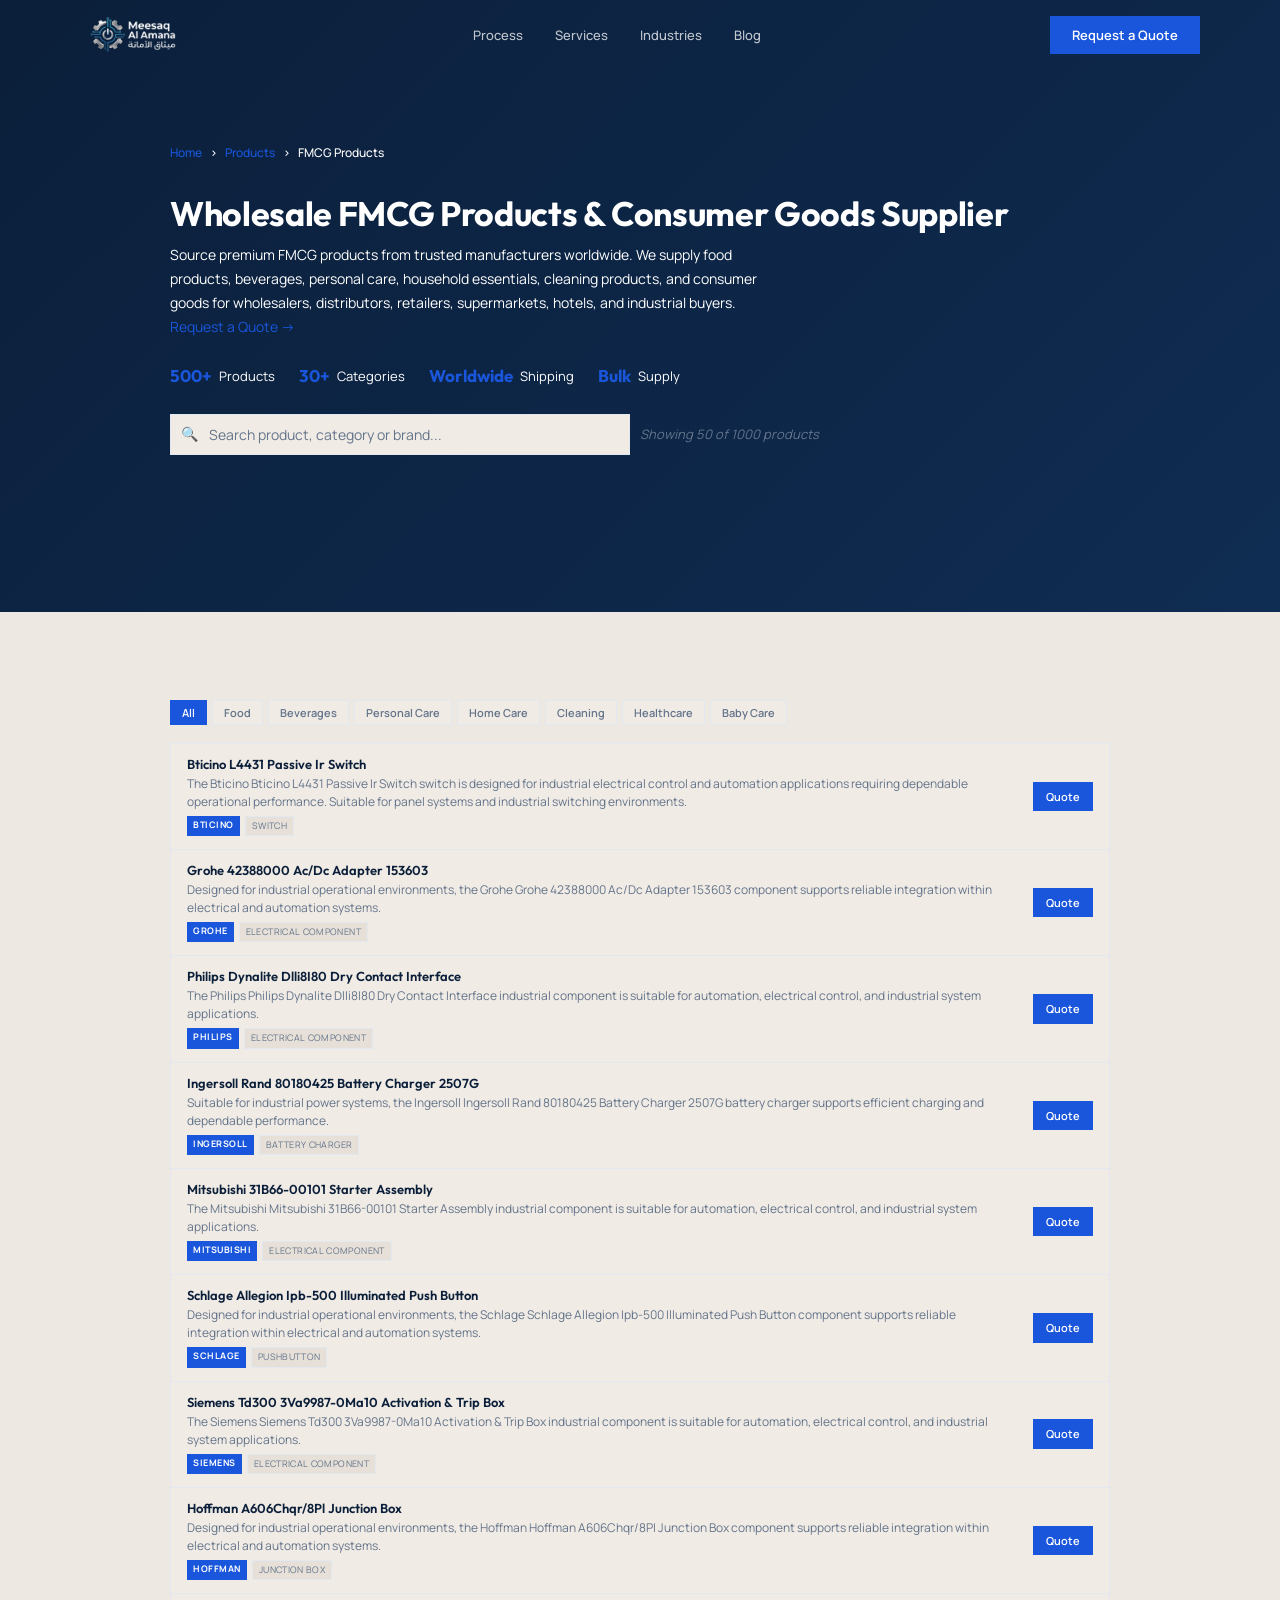
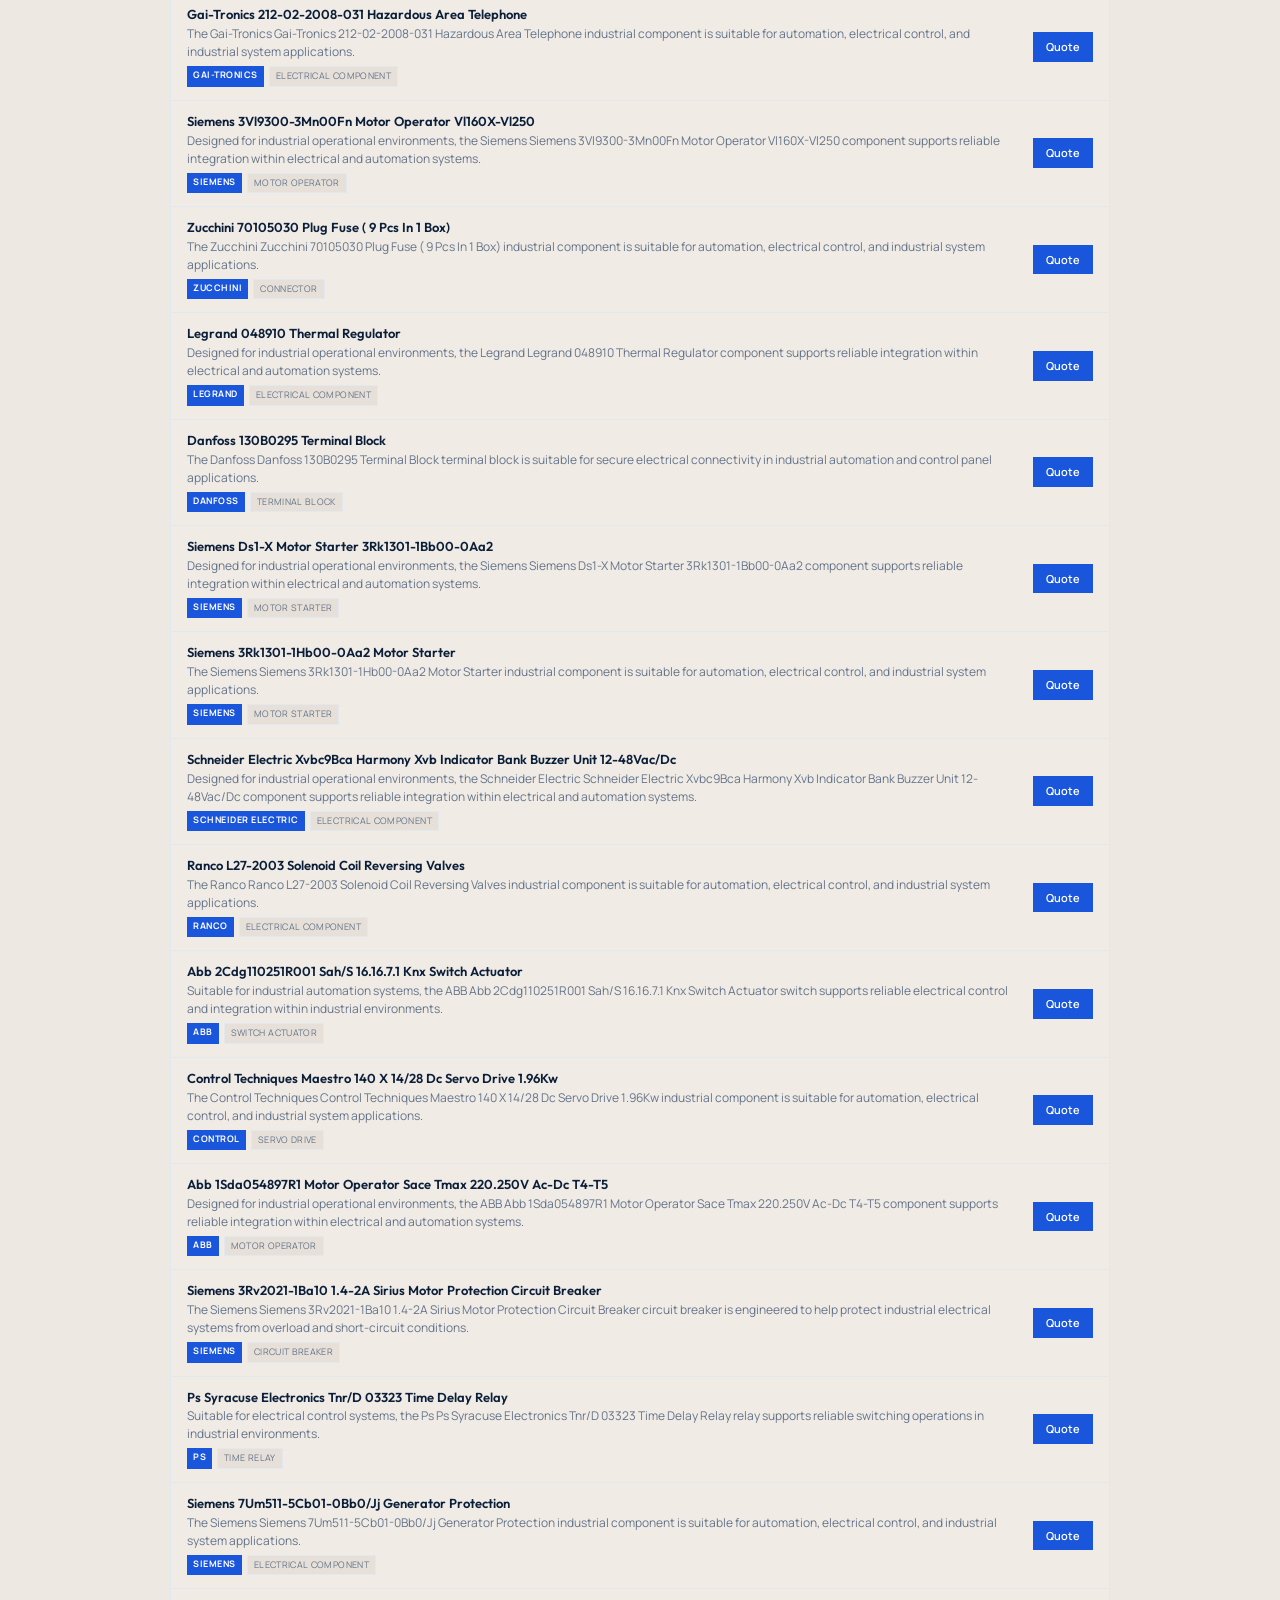
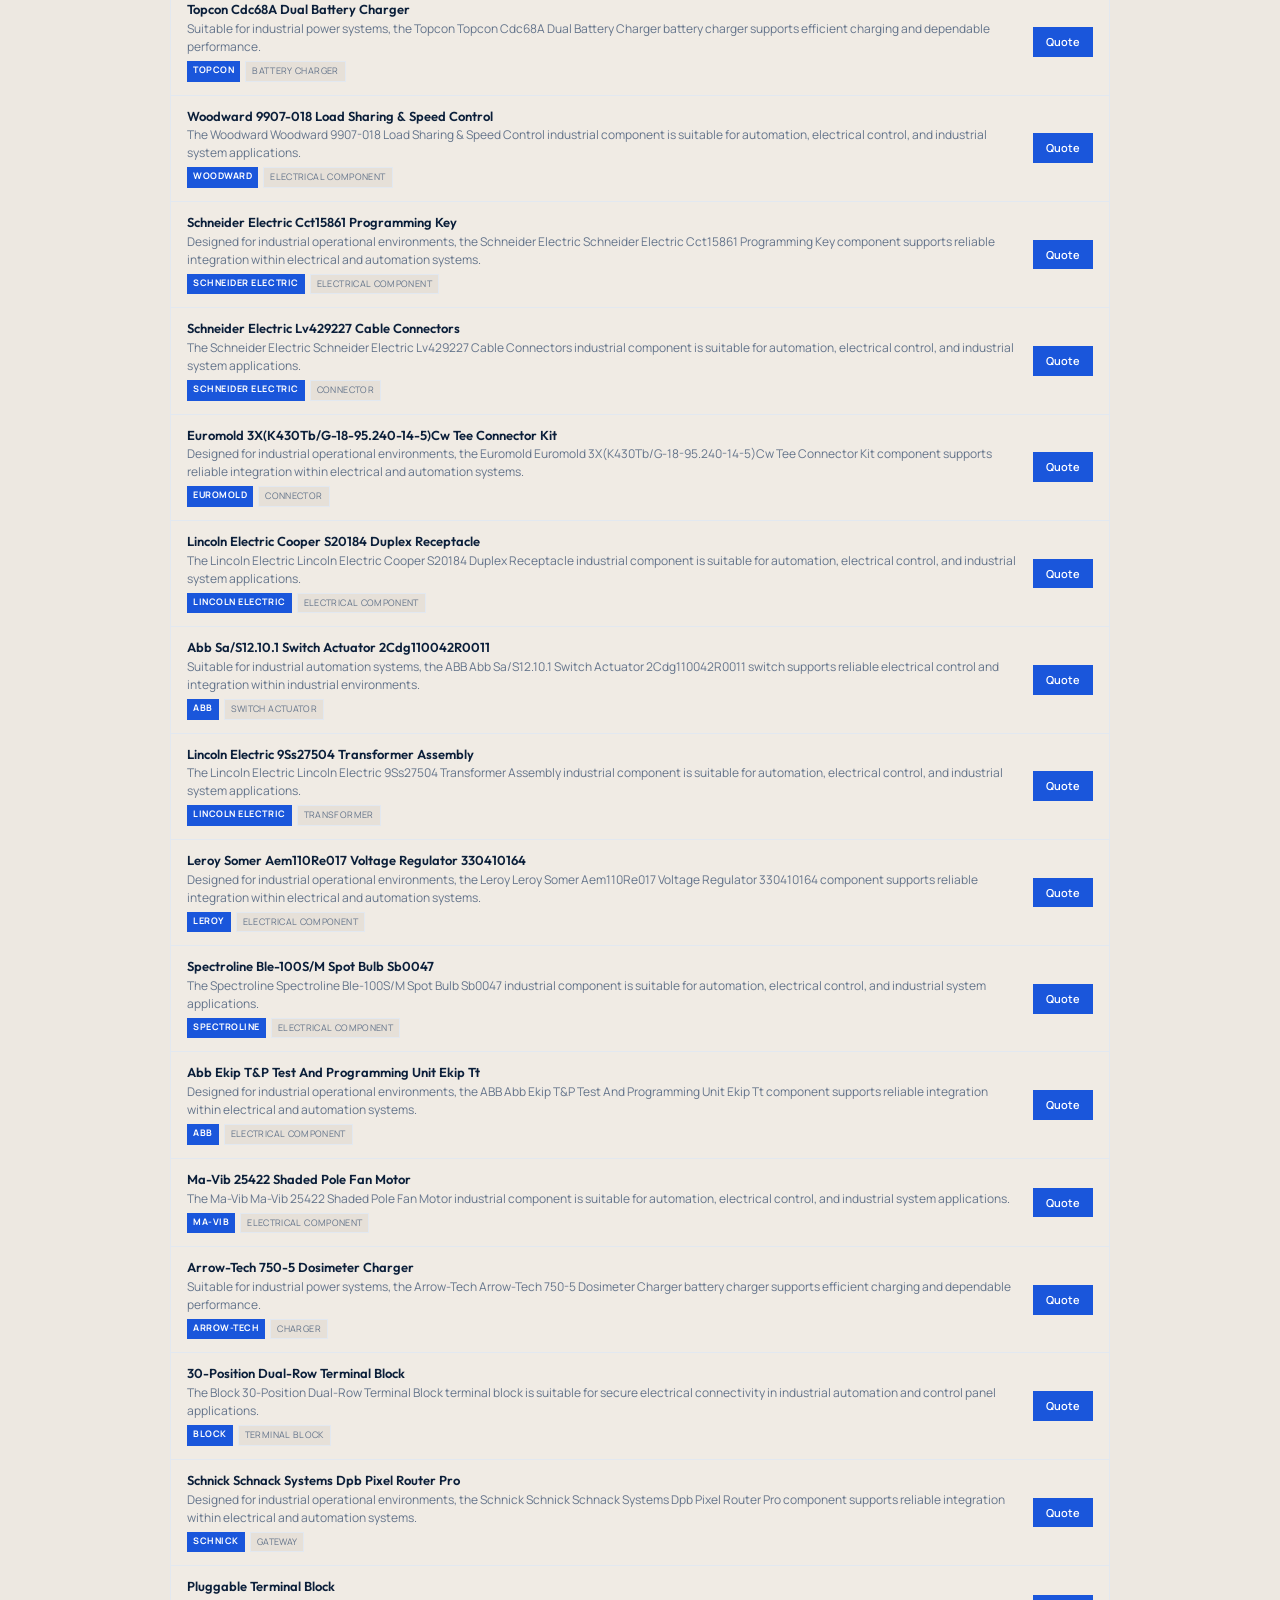
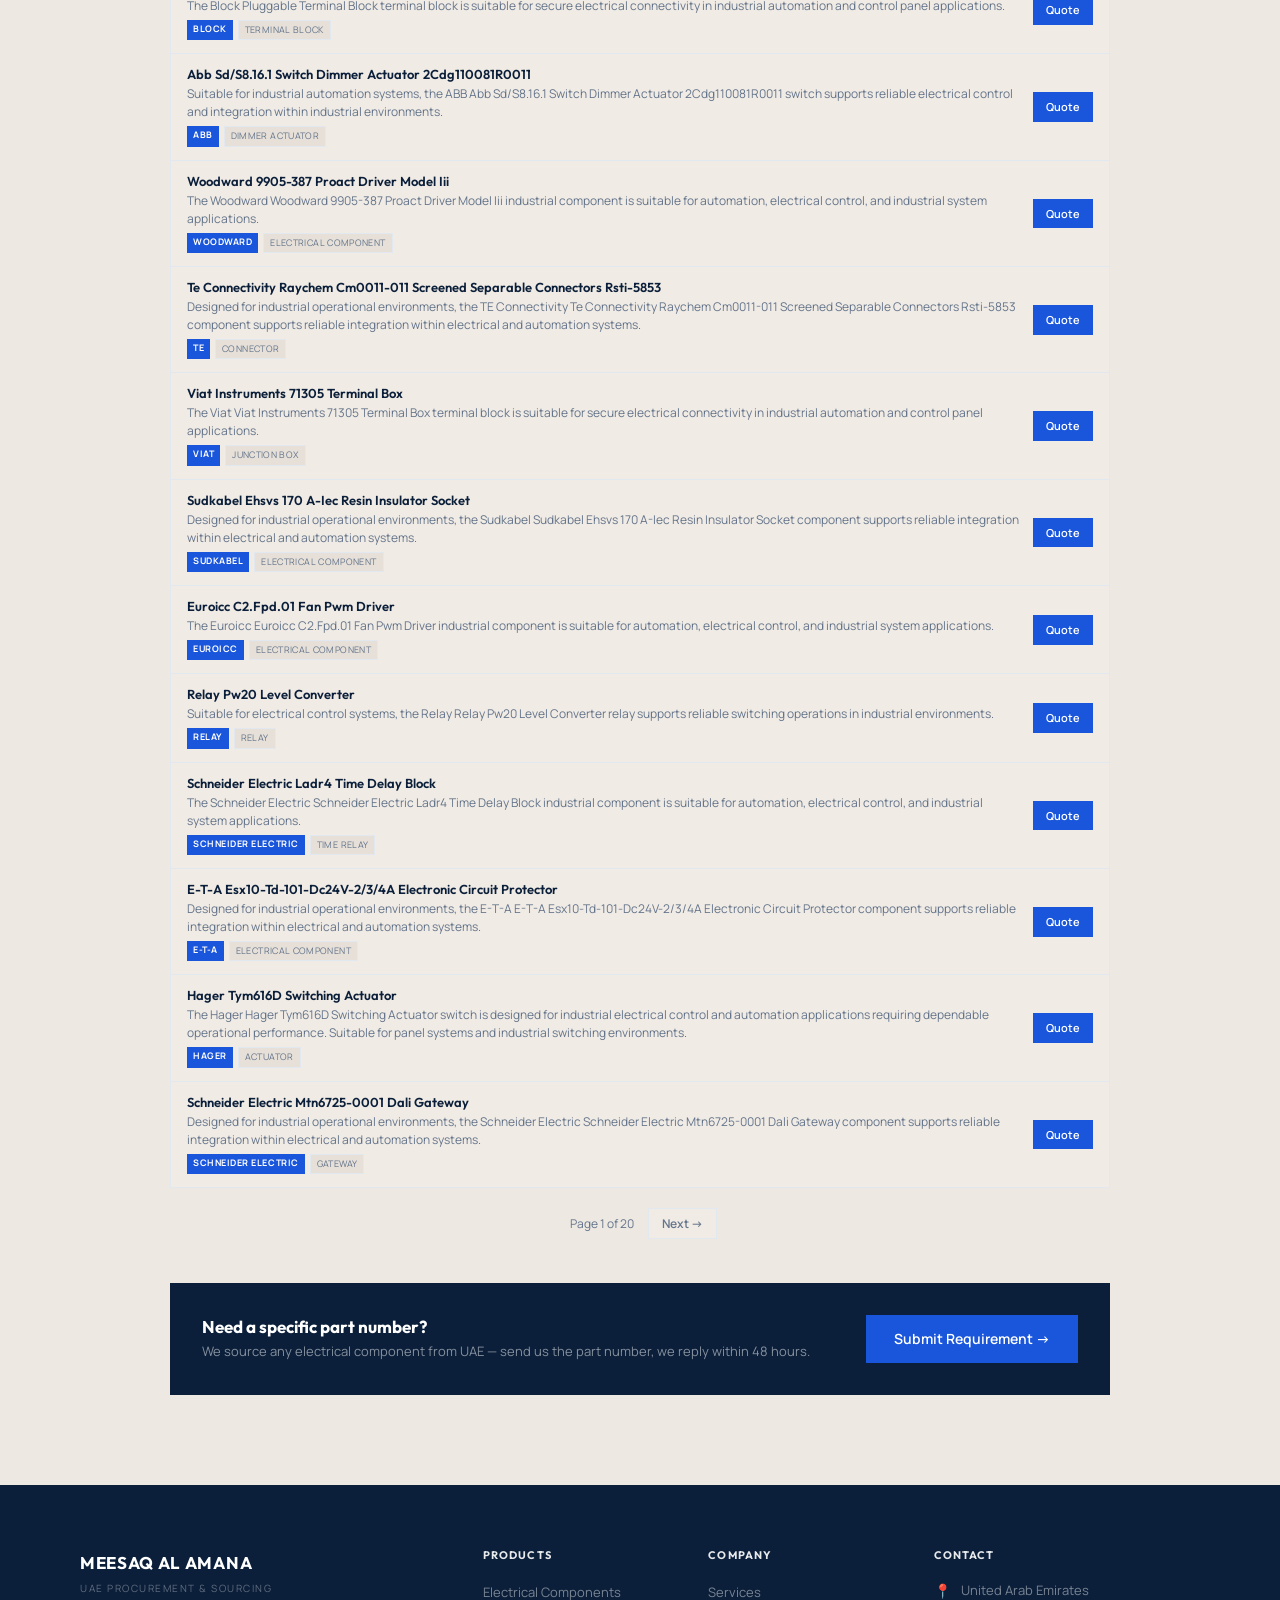
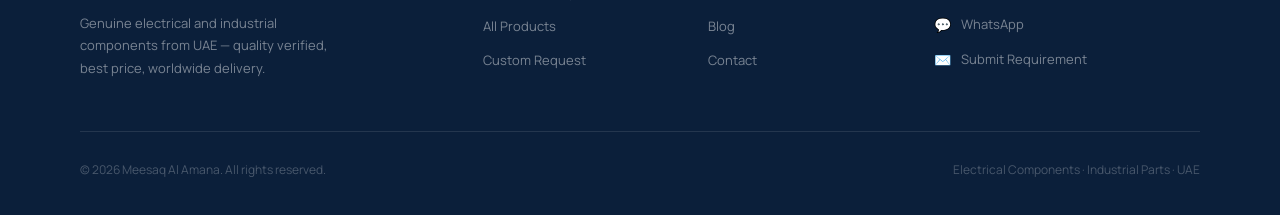
<file: products/fmcg/index.html>
<!DOCTYPE html>
<html lang="en">

  <head>
    <!-- Google tag (gtag.js) -->
    <script async src="https://www.googletagmanager.com/gtag/js?id=G-WVC9RNNHYS"></script>
    <script>
      window.dataLayer = window.dataLayer || [];
      function gtag(){dataLayer.push(arguments);}
      gtag('js', new Date());

      gtag('config', 'G-WVC9RNNHYS');
    </script>
    
    <meta charset="UTF-8"/><meta name="viewport" content="width=device-width,initial-scale=1.0"/>
    <title>
       Wholesale FMCG Products Supplier UAE | Meesaq Al Amana
    </title>
    <meta name="description" content="Source premium FMCG products including food, beverages, personal care, home care, cleaning products, and household essentials from trusted global manufacturers. Bulk supply and worldwide shipping."/>
    <meta name="keywords" content="FMCG supplier UAE, wholesale FMCG products, food products supplier UAE, personal care supplier, household products supplier, cleaning products UAE, consumer goods exporter, bulk FMCG supplier"/>
    <meta name="robots" content="index,follow"/>
    <meta property="og:type" content="website" />

    <meta property="og:title" content="Wholesale FMCG Products Supplier | Meesaq Al Amana" />
    <meta property="og:description" content="Bulk FMCG products including food, beverages, personal care, home care and household products with worldwide sourcing and shipping." />
    <meta property="og:url" content="https://www.meesaqalamana.com/products/fmcg/"/>
    <link rel="canonical" href="https://www.meesaqalamana.com/products/fmcg/"/>

        <!-- DEFAULT -->
    <link rel="icon" type="image/png" sizes="32x32" href="/assets/icons/favicon-32x32.png">

    <!-- STANDARD -->
    <link rel="icon" type="image/png" sizes="32x32" href="/assets/icons/favicon-32x32.png">
    <link rel="icon" type="image/png" sizes="48x48" href="/assets/icons/favicon-48x48.png">
    <link rel="icon" type="image/png" sizes="16x16" href="/assets/icons/favicon-16x16.png">

    <!-- APPLE -->
    <link rel="apple-touch-icon" sizes="180x180" href="/assets/icons/apple-touch-icon.png">

    <!-- ANDROID -->
    <link rel="icon" type="image/png" sizes="192x192" href="/assets/icons/android-chrome-192x192.png">
    <link rel="icon" type="image/png" sizes="512x512" href="/assets/icons/android-chrome-512x512.png">
    <link rel="preconnect" href="https://fonts.googleapis.com"/>
    <link rel="preconnect" href="https://fonts.gstatic.com" crossorigin/>
    <link href="https://fonts.googleapis.com/css2?family=Outfit:wght@400;500;600;700&family=Manrope:wght@400;500;600&display=swap" rel="stylesheet"/>
    <script type="application/ld+json">
        {
            "@context":"https://schema.org",
            "@type":"BreadcrumbList",
            "itemListElement":[
                {
                "@type":"ListItem",
                "position":1,
                "name":"Home",
                "item":"https://www.meesaqalamana.com"
                },
                {
                "@type":"ListItem",
                "position":2,
                "name":"Products",
                "item":"https://www.meesaqalamana.com/products/"
                },
                {
                "@type":"ListItem",
                "position":3,
                "name":"FMCG Products",
                "item":"https://www.meesaqalamana.com/products/fmcg/"
                }
            ]
        }
    </script>
    <link rel="stylesheet" href="/css/style.css"/>

    <style>
      body{background:var(--bg)}
      .wrap{max-width:1060px;margin:0 auto;padding:88px 60px 90px}
      .page-hero {
      background: linear-gradient(135deg, #0b1f3a, #0f2c52);
      padding: 55px 0;
      color: #fff;
    }
    .page-hero h1,
    .page-hero .sub,
    .page-hero .stat,
    .page-hero .breadcrumb {
      color: white;
    }
      /* ── BREADCRUMB ── */
      .breadcrumb {
        display: flex;
        align-items: center;
        gap: 8px;
        font-size: 12px;
        font-weight: 500;
        color: var(--text-muted);
        margin-bottom: 32px;
      }
      .breadcrumb a { color: var(--blue); }
      .breadcrumb a:hover { text-decoration: underline; }
      h1{font-family:var(--font-head);font-size:clamp(22px,3.2vw,34px);font-weight:700;color:var(--dark);margin-bottom:10px;letter-spacing:-.01em}
      .sub{font-size:14px;color:var(--text-muted);line-height:1.7;max-width:620px;margin-bottom:24px}
      .stats{display:flex;gap:24px;margin-bottom:24px;flex-wrap:wrap}
      .stat{display:flex;align-items:center;gap:7px;font-size:13px;color:var(--text-muted)}
      .stat strong{font-size:17px;font-weight:700;color:var(--blue);font-family:var(--font-head)}
      .sr{display:flex;gap:10px;margin-bottom:12px;flex-wrap:wrap;align-items:center}
      .sw{position:relative;flex:1;min-width:200px;max-width:460px}
      .sw input{width:100%;padding:10px 14px 10px 38px;border:1px solid var(--border);background:var(--bg-card);font-family:var(--font-body);font-size:14px;color:var(--text);outline:none;transition:border-color .2s,box-shadow .2s}
      .sw input:focus{border-color:var(--blue);box-shadow:0 0 0 3px rgba(26,86,219,.1)}
      .sw input::placeholder{color:var(--text-muted)}
      .si{position:absolute;left:11px;top:50%;transform:translateY(-50%);color:var(--text-muted);font-size:14px;pointer-events:none}
      #rc{font-size:13px;color:var(--text-muted);font-style:italic}
      .bf{display:flex;flex-wrap:wrap;gap:5px;margin-bottom:18px}
      .bb{padding:4px 11px;border:1px solid var(--border);background:var(--bg-card);font-family:var(--font-body);font-size:11px;font-weight:600;color:var(--text-muted);cursor:pointer;transition:all .15s}
      .bb:hover,.bb.active{background:var(--blue);border-color:var(--blue);color:white}
      .pl{display:flex;flex-direction:column;gap:1px;background:var(--border);border:1px solid var(--border)}
      .pi{display:grid;grid-template-columns:1fr auto;gap:14px;align-items:center;padding:13px 16px;background:var(--bg-card);transition:background .12s}
      .pi:hover{background:var(--bg-2)}
      .pi.hidden{display:none}
      .pn{font-family:var(--font-head);font-size:13px;font-weight:600;color:var(--dark);margin-bottom:3px}
      .pd{font-size:12px;color:var(--text-muted);line-height:1.5;margin-bottom:5px}
      .pm{display:flex;gap:5px;flex-wrap:wrap}
      .pb{font-size:9px;font-weight:700;padding:2px 6px;background:var(--blue);color:white;letter-spacing:.06em;text-transform:uppercase}
      .pt{font-size:9px;padding:2px 6px;background:var(--bg-2);border:1px solid var(--border);color:var(--text-muted);text-transform:uppercase;letter-spacing:.04em}
      .qb{display:inline-block;padding:6px 13px;background:var(--blue);color:white;font-size:11px;font-weight:600;white-space:nowrap;transition:background .2s;flex-shrink:0}
      .qb:hover{background:var(--blue-hover)}
      .nr{display:none;text-align:center;padding:40px;color:var(--text-muted);font-size:14px;background:var(--bg-card);border:1px solid var(--border)}
      .nr.show{display:block}
      .pg{display:flex;align-items:center;justify-content:center;gap:8px;margin-top:20px;flex-wrap:wrap}
      .pgb{padding:6px 13px;border:1px solid var(--border);background:var(--bg-card);font-family:var(--font-body);font-size:12px;font-weight:600;color:var(--text-muted);cursor:pointer;transition:all .15s}
      .pgb:hover,.pgb.active{background:var(--blue);border-color:var(--blue);color:white}
      .pgi{font-size:12px;color:var(--text-muted);padding:0 6px}
      .cta{background:var(--dark);padding:32px;margin-top:44px;display:flex;align-items:center;justify-content:space-between;gap:20px;flex-wrap:wrap}
      .cta h3{font-family:var(--font-head);font-size:17px;color:white;margin-bottom:5px}
      .cta p{font-size:13px;color:rgba(255,255,255,.5)}
      @media(max-width:768px){.wrap{padding:60px 20px 60px}.pi{grid-template-columns:1fr}.cta{flex-direction:column;text-align:center}}
    </style>
  </head>

  <body>
    <nav id="navbar">
      <a href="https://www.meesaqalamana.com/" class="logo-wrap">
        <img src="/assets/logo/logo-white.png" class="logo logo-light" alt="Meesaq Al Amana Logo - white Version">
        <img src="/assets/logo/logo-dark.png" class="logo logo-dark" alt="Meesaq Al Amana Logo - Dark Version">
      </a> 
      <button class="nav-burger" aria-label="Open menu" aria-expanded="false">
        <span></span>
        <span></span>
        <span></span>
      </button> 
      <ul class="nav-links">
        <li><a href="/#how">Process</a></li>
        <li><a href="/#services">Services</a></li>
        <li><a href="/#industries">Industries</a></li>
        <li><a href="/blog/">Blog</a></li>
      </ul>
      <a href="/#contact" class="nav-cta">Request a Quote</a>
    </nav>

    <main>
      <section class="page-hero">
        <div class="wrap">
          <div class="breadcrumb" aria-label="breadcrumb">
            <a href="https://www.meesaqalamana.com/">Home</a> › 
            <a href="/products/">Products</a> › 
            <span> FMCG Products</span>
          </div>
          
          <h1>Wholesale FMCG Products & Consumer Goods Supplier</h1>
          <p class="sub">
            Source premium FMCG products from trusted manufacturers worldwide.
            We supply food products, beverages, personal care, household essentials,
            cleaning products, and consumer goods for wholesalers, distributors,
            retailers, supermarkets, hotels, and industrial buyers.
            <a href="/#contact" style="color:var(--blue)">
            Request a Quote →
            </a>
          </p>
          <div class="stats">
            <div class="stat"><strong>500+ </strong> Products</div>
            <div class="stat"><strong>30+</strong> Categories</div>
            <div class="stat"><strong>Worldwide</strong>Shipping</div>
            <div class="stat"><strong>Bulk</strong>Supply</div>
          </div>
          <div class="sr">
            <div class="sw"><span class="si">🔍</span><input type="text" id="ps" placeholder="Search product, category or brand..." autocomplete="off"/></div>
            <span id="rc"></span>
          </div> 
        </div>
      </section>
      <div class="wrap">
      <div class="bf">
        <button class="bb active" data-b="all">All</button>
        <button class="bb" data-b="Food">Food</button>
        <button class="bb" data-b="Beverages">Beverages</button>
        <button class="bb" data-b="Personal Care">Personal Care</button>
        <button class="bb" data-b="Home Care">Home Care</button>
        <button class="bb" data-b="Cleaning">Cleaning</button>
        <button class="bb" data-b="Healthcare">Healthcare</button>
        <button class="bb" data-b="Baby Care">Baby Care</button>
        </div>
        <div class="pl" id="pl">
          <article class="pi" id="bticino-l4431-passive-ir-switch" data-b="Bticino"><div><h3 class="pn">Bticino L4431 Passive Ir Switch</h3><p class="pd"></p><div class="pm"><span class="pb">Bticino</span><span class="pt">switch</span></div></div><a class="qb"> Quote </a></article>
          <article class="pi" id="grohe-42388000-ac-dc-adapter-153603" data-b="Grohe"><div><h3 class="pn">Grohe 42388000 Ac/Dc Adapter 153603</h3><p class="pd"></p><div class="pm"><span class="pb">Grohe</span><span class="pt">electrical component</span></div></div><a class="qb"> Quote </a></article>
          <article class="pi" id="philips-dynalite-dlli8i80-dry-contact-interface" data-b="Philips"><div><h3 class="pn">Philips Dynalite Dlli8I80 Dry Contact Interface</h3><p class="pd"></p><div class="pm"><span class="pb">Philips</span><span class="pt">electrical component</span></div></div><a class="qb"> Quote </a></article>
          <article class="pi" id="ingersoll-rand-80180425-battery-charger-2507g" data-b="Ingersoll"><div><h3 class="pn">Ingersoll Rand 80180425 Battery Charger 2507G</h3><p class="pd"></p><div class="pm"><span class="pb">Ingersoll</span><span class="pt">battery charger</span></div></div><a class="qb"> Quote </a></article>
          <article class="pi" id="mitsubishi-31b66-00101-starter-assembly" data-b="Mitsubishi"><div><h3 class="pn">Mitsubishi 31B66-00101 Starter Assembly</h3><p class="pd"></p><div class="pm"><span class="pb">Mitsubishi</span><span class="pt">electrical component</span></div></div><a class="qb"> Quote </a></article>
          <article class="pi" id="schlage-allegion-ipb-500-illuminated-push-button" data-b="Schlage"><div><h3 class="pn">Schlage Allegion Ipb-500 Illuminated Push Button</h3><p class="pd"></p><div class="pm"><span class="pb">Schlage</span><span class="pt">pushbutton</span></div></div><a class="qb"> Quote </a></article>
          <article class="pi" id="siemens-td300-3va9987-0ma10-activation-trip-box" data-b="Siemens"><div><h3 class="pn">Siemens Td300 3Va9987-0Ma10 Activation & Trip Box</h3><p class="pd"></p><div class="pm"><span class="pb">Siemens</span><span class="pt">electrical component</span></div></div><a class="qb"> Quote </a></article>
          <article class="pi" id="hoffman-a606chqr-8pl-junction-box" data-b="Hoffman"><div><h3 class="pn">Hoffman A606Chqr/8Pl Junction Box</h3><p class="pd"></p><div class="pm"><span class="pb">Hoffman</span><span class="pt">junction box</span></div></div><a class="qb"> Quote </a></article>
          <article class="pi" id="gai-tronics-212-02-2008-031-hazardous-area-telephone" data-b="Gai-Tronics"><div><h3 class="pn">Gai-Tronics 212-02-2008-031 Hazardous Area Telephone</h3><p class="pd"></p><div class="pm"><span class="pb">Gai-Tronics</span><span class="pt">electrical component</span></div></div><a class="qb"> Quote </a></article>
          <article class="pi" id="siemens-3vl9300-3mn00fn-motor-operator-vl160x-vl250" data-b="Siemens"><div><h3 class="pn">Siemens 3Vl9300-3Mn00Fn Motor Operator Vl160X-Vl250</h3><p class="pd"></p><div class="pm"><span class="pb">Siemens</span><span class="pt">motor operator</span></div></div><a class="qb"> Quote </a></article>
          <article class="pi" id="zucchini-70105030-plug-fuse-9-pcs-in-1-box" data-b="Zucchini"><div><h3 class="pn">Zucchini 70105030 Plug Fuse ( 9 Pcs In 1 Box)</h3><p class="pd"></p><div class="pm"><span class="pb">Zucchini</span><span class="pt">connector</span></div></div><a class="qb"> Quote </a></article>
          <article class="pi" id="legrand-048910-thermal-regulator" data-b="Legrand"><div><h3 class="pn">Legrand 048910 Thermal Regulator</h3><p class="pd"></p><div class="pm"><span class="pb">Legrand</span><span class="pt">electrical component</span></div></div><a class="qb"> Quote </a></article>
          <article class="pi" id="danfoss-130b0295-terminal-block" data-b="Danfoss"><div><h3 class="pn">Danfoss 130B0295 Terminal Block</h3><p class="pd"></p><div class="pm"><span class="pb">Danfoss</span><span class="pt">terminal block</span></div></div><a class="qb"> Quote </a></article>
          <article class="pi" id="siemens-ds1-x-motor-starter-3rk1301-1bb00-0aa2" data-b="Siemens"><div><h3 class="pn">Siemens Ds1-X Motor Starter 3Rk1301-1Bb00-0Aa2</h3><p class="pd"></p><div class="pm"><span class="pb">Siemens</span><span class="pt">motor starter</span></div></div><a class="qb"> Quote </a></article>
          <article class="pi" id="siemens-3rk1301-1hb00-0aa2-motor-starter" data-b="Siemens"><div><h3 class="pn">Siemens 3Rk1301-1Hb00-0Aa2 Motor Starter</h3><p class="pd"></p><div class="pm"><span class="pb">Siemens</span><span class="pt">motor starter</span></div></div><a class="qb"> Quote </a></article>
          <article class="pi" id="schneider-electric-xvbc9bca-harmony-xvb-indicator-bank-buzzer-unit-12" data-b="Schneider Electric"><div><h3 class="pn">Schneider Electric Xvbc9Bca Harmony Xvb Indicator Bank Buzzer Unit 12-48Vac/Dc</h3><p class="pd"></p><div class="pm"><span class="pb">Schneider Electric</span><span class="pt">electrical component</span></div></div><a class="qb"> Quote </a></article>
          <article class="pi" id="ranco-l27-2003-solenoid-coil-reversing-valves" data-b="Ranco"><div><h3 class="pn">Ranco L27-2003 Solenoid Coil Reversing Valves</h3><p class="pd"></p><div class="pm"><span class="pb">Ranco</span><span class="pt">electrical component</span></div></div><a class="qb"> Quote </a></article>
          <article class="pi" id="abb-2cdg110251r001-sah-s-16-16-7-1-knx-switch-actuator" data-b="ABB"><div><h3 class="pn">Abb 2Cdg110251R001 Sah/S 16.16.7.1 Knx Switch Actuator</h3><p class="pd"></p><div class="pm"><span class="pb">ABB</span><span class="pt">switch actuator</span></div></div><a class="qb"> Quote </a></article>
          <article class="pi" id="control-techniques-maestro-140-x-14-28-dc-servo-drive-1-96kw" data-b="Control Techniques"><div><h3 class="pn">Control Techniques Maestro 140 X 14/28 Dc Servo Drive 1.96Kw</h3><p class="pd"></p><div class="pm"><span class="pb">Control</span><span class="pt">servo drive</span></div></div><a class="qb"> Quote </a></article>
          <article class="pi" id="abb-1sda054897r1-motor-operator-sace-tmax-220-250v-ac-dc-t4-t5" data-b="ABB"><div><h3 class="pn">Abb 1Sda054897R1 Motor Operator Sace Tmax 220.250V Ac-Dc T4-T5</h3><p class="pd"></p><div class="pm"><span class="pb">ABB</span><span class="pt">motor operator</span></div></div><a class="qb"> Quote </a></article>
          <article class="pi" id="siemens-3rv2021-1ba10-1-4-2a-sirius-motor-protection-circuit-breaker" data-b="Siemens"><div><h3 class="pn">Siemens 3Rv2021-1Ba10 1.4-2A Sirius Motor Protection Circuit Breaker</h3><p class="pd"></p><div class="pm"><span class="pb">Siemens</span><span class="pt">circuit breaker</span></div></div><a class="qb"> Quote </a></article>
          <article class="pi" id="ps-syracuse-electronics-tnr-d-03323-time-delay-relay" data-b="Ps"><div><h3 class="pn">Ps Syracuse Electronics Tnr/D 03323 Time Delay Relay</h3><p class="pd"></p><div class="pm"><span class="pb">Ps</span><span class="pt">time relay</span></div></div><a class="qb"> Quote </a></article>
          <article class="pi" id="siemens-7um511-5cb01-0bb0-jj-generator-protection" data-b="Siemens"><div><h3 class="pn">Siemens 7Um511-5Cb01-0Bb0/Jj Generator Protection</h3><p class="pd"></p><div class="pm"><span class="pb">Siemens</span><span class="pt">electrical component</span></div></div><a class="qb"> Quote </a></article>
          <article class="pi" id="topcon-cdc68a-dual-battery-charger" data-b="Topcon"><div><h3 class="pn">Topcon Cdc68A Dual Battery Charger</h3><p class="pd"></p><div class="pm"><span class="pb">Topcon</span><span class="pt">battery charger</span></div></div><a class="qb"> Quote </a></article>
          <article class="pi" id="woodward-9907-018-load-sharing-speed-control" data-b="Woodward"><div><h3 class="pn">Woodward 9907-018 Load Sharing & Speed Control</h3><p class="pd"></p><div class="pm"><span class="pb">Woodward</span><span class="pt">electrical component</span></div></div><a class="qb"> Quote </a></article>
          <article class="pi" id="schneider-electric-cct15861-programming-key" data-b="Schneider Electric"><div><h3 class="pn">Schneider Electric Cct15861 Programming Key</h3><p class="pd"></p><div class="pm"><span class="pb">Schneider Electric</span><span class="pt">electrical component</span></div></div><a class="qb"> Quote </a></article>
          <article class="pi" id="schneider-electric-lv429227-cable-connectors" data-b="Schneider Electric"><div><h3 class="pn">Schneider Electric Lv429227 Cable Connectors</h3><p class="pd"></p><div class="pm"><span class="pb">Schneider Electric</span><span class="pt">connector</span></div></div><a class="qb"> Quote </a></article>
          <article class="pi" id="euromold-3x-k430tb-g-18-95-240-14-5-cw-tee-connector-kit" data-b="Euromold"><div><h3 class="pn">Euromold 3X(K430Tb/G-18-95.240-14-5)Cw Tee Connector Kit</h3><p class="pd"></p><div class="pm"><span class="pb">Euromold</span><span class="pt">connector</span></div></div><a class="qb"> Quote </a></article>
          <article class="pi" id="lincoln-electric-cooper-s20184-duplex-receptacle" data-b="Lincoln Electric"><div><h3 class="pn">Lincoln Electric Cooper S20184 Duplex Receptacle</h3><p class="pd"></p><div class="pm"><span class="pb">Lincoln Electric</span><span class="pt">electrical component</span></div></div><a class="qb"> Quote </a></article>
          <article class="pi" id="abb-sa-s12-10-1-switch-actuator-2cdg110042r0011" data-b="ABB"><div><h3 class="pn">Abb Sa/S12.10.1 Switch Actuator 2Cdg110042R0011</h3><p class="pd"></p><div class="pm"><span class="pb">ABB</span><span class="pt">switch actuator</span></div></div><a class="qb"> Quote </a></article>
          <article class="pi" id="lincoln-electric-9ss27504-transformer-assembly" data-b="Lincoln Electric"><div><h3 class="pn">Lincoln Electric 9Ss27504 Transformer Assembly</h3><p class="pd"></p><div class="pm"><span class="pb">Lincoln Electric</span><span class="pt">transformer</span></div></div><a class="qb"> Quote </a></article>
          <article class="pi" id="leroy-somer-aem110re017-voltage-regulator-330410164" data-b="Leroy"><div><h3 class="pn">Leroy Somer Aem110Re017 Voltage Regulator 330410164</h3><p class="pd"></p><div class="pm"><span class="pb">Leroy</span><span class="pt">electrical component</span></div></div><a class="qb"> Quote </a></article>
          <article class="pi" id="spectroline-ble-100s-m-spot-bulb-sb0047" data-b="Spectroline"><div><h3 class="pn">Spectroline Ble-100S/M Spot Bulb Sb0047</h3><p class="pd"></p><div class="pm"><span class="pb">Spectroline</span><span class="pt">electrical component</span></div></div><a class="qb"> Quote </a></article>
          <article class="pi" id="abb-ekip-t-p-test-and-programming-unit-ekip-tt" data-b="ABB"><div><h3 class="pn">Abb Ekip T&P Test And Programming Unit Ekip Tt</h3><p class="pd"></p><div class="pm"><span class="pb">ABB</span><span class="pt">electrical component</span></div></div><a class="qb"> Quote </a></article>
          <article class="pi" id="ma-vib-25422-shaded-pole-fan-motor" data-b="Ma-Vib"><div><h3 class="pn">Ma-Vib 25422 Shaded Pole Fan Motor</h3><p class="pd"></p><div class="pm"><span class="pb">Ma-Vib</span><span class="pt">electrical component</span></div></div><a class="qb"> Quote </a></article>
          <article class="pi" id="arrow-tech-750-5-dosimeter-charger" data-b="Arrow-Tech"><div><h3 class="pn">Arrow-Tech 750-5 Dosimeter Charger</h3><p class="pd"></p><div class="pm"><span class="pb">Arrow-Tech</span><span class="pt">charger</span></div></div><a class="qb"> Quote </a></article>
          <article class="pi" id="30-position-dual-row-terminal-block" data-b="Block"><div><h3 class="pn">30-Position Dual-Row Terminal Block</h3><p class="pd"></p><div class="pm"><span class="pb">Block</span><span class="pt">terminal block</span></div></div><a class="qb"> Quote </a></article>
          <article class="pi" id="schnick-schnack-systems-dpb-pixel-router-pro" data-b="Schnick"><div><h3 class="pn">Schnick Schnack Systems Dpb Pixel Router Pro</h3><p class="pd"></p><div class="pm"><span class="pb">Schnick</span><span class="pt">gateway</span></div></div><a class="qb"> Quote </a></article>
          <article class="pi" id="pluggable-terminal-block" data-b="Block"><div><h3 class="pn">Pluggable Terminal Block</h3><p class="pd"></p><div class="pm"><span class="pb">Block</span><span class="pt">terminal block</span></div></div><a class="qb"> Quote </a></article>
          <article class="pi" id="abb-sd-s8-16-1-switch-dimmer-actuator-2cdg110081r0011" data-b="ABB"><div><h3 class="pn">Abb Sd/S8.16.1 Switch Dimmer Actuator 2Cdg110081R0011</h3><p class="pd"></p><div class="pm"><span class="pb">ABB</span><span class="pt">dimmer actuator</span></div></div><a class="qb"> Quote </a></article>
          <article class="pi" id="woodward-9905-387-proact-driver-model-iii" data-b="Woodward"><div><h3 class="pn">Woodward 9905-387 Proact Driver Model Iii</h3><p class="pd"></p><div class="pm"><span class="pb">Woodward</span><span class="pt">electrical component</span></div></div><a class="qb"> Quote </a></article>
          <article class="pi" id="te-connectivity-raychem-cm0011-011-screened-separable-connectors-rsti" data-b="TE Connectivity"><div><h3 class="pn">Te Connectivity Raychem Cm0011-011 Screened Separable Connectors Rsti-5853</h3><p class="pd"></p><div class="pm"><span class="pb">Te</span><span class="pt">connector</span></div></div><a class="qb"> Quote </a></article>
          <article class="pi" id="viat-instruments-71305-terminal-box" data-b="Viat"><div><h3 class="pn">Viat Instruments 71305 Terminal Box</h3><p class="pd"></p><div class="pm"><span class="pb">Viat</span><span class="pt">junction box</span></div></div><a class="qb"> Quote </a></article>
          <article class="pi" id="sudkabel-ehsvs-170-a-iec-resin-insulator-socket" data-b="Sudkabel"><div><h3 class="pn">Sudkabel Ehsvs 170 A-Iec Resin Insulator Socket</h3><p class="pd"></p><div class="pm"><span class="pb">Sudkabel</span><span class="pt">electrical component</span></div></div><a class="qb"> Quote </a></article>
          <article class="pi" id="euroicc-c2-fpd-01-fan-pwm-driver" data-b="Euroicc"><div><h3 class="pn">Euroicc C2.Fpd.01 Fan Pwm Driver</h3><p class="pd"></p><div class="pm"><span class="pb">Euroicc</span><span class="pt">electrical component</span></div></div><a class="qb"> Quote </a></article>
          <article class="pi" id="relay-pw20-level-converter" data-b="Relay"><div><h3 class="pn">Relay Pw20 Level Converter</h3><p class="pd"></p><div class="pm"><span class="pb">Relay</span><span class="pt">relay</span></div></div><a class="qb"> Quote </a></article>
          <article class="pi" id="schneider-electric-ladr4-time-delay-block" data-b="Schneider Electric"><div><h3 class="pn">Schneider Electric Ladr4 Time Delay Block</h3><p class="pd"></p><div class="pm"><span class="pb">Schneider Electric</span><span class="pt">time relay</span></div></div><a class="qb"> Quote </a></article>
          <article class="pi" id="e-t-a-esx10-td-101-dc24v-2-3-4a-electronic-circuit-protector" data-b="E-T-A"><div><h3 class="pn">E-T-A Esx10-Td-101-Dc24V-2/3/4A Electronic Circuit Protector</h3><p class="pd"></p><div class="pm"><span class="pb">E-T-A</span><span class="pt">electrical component</span></div></div><a class="qb"> Quote </a></article>
          <article class="pi" id="hager-tym616d-switching-actuator" data-b="Hager"><div><h3 class="pn">Hager Tym616D Switching Actuator</h3><p class="pd"></p><div class="pm"><span class="pb">Hager</span><span class="pt">actuator</span></div></div><a class="qb"> Quote </a></article>
          <article class="pi" id="schneider-electric-mtn6725-0001-dali-gateway" data-b="Schneider Electric"><div><h3 class="pn">Schneider Electric Mtn6725-0001 Dali Gateway</h3><p class="pd"></p><div class="pm"><span class="pb">Schneider Electric</span><span class="pt">gateway</span></div></div><a class="qb"> Quote </a></article>
          <article class="pi" id="enko-electronics-ebc-2420m-battery-charger" data-b="Enko"><div><h3 class="pn">Enko Electronics Ebc 2420M Battery Charger</h3><p class="pd"></p><div class="pm"><span class="pb">Enko</span><span class="pt">battery charger</span></div></div><a class="qb"> Quote </a></article>
          <article class="pi" id="zeck-ccr-24-stereo-active-crossover" data-b="Zeck"><div><h3 class="pn">Zeck Ccr 24 Stereo Active Crossover</h3><p class="pd"></p><div class="pm"><span class="pb">Zeck</span><span class="pt">electrical component</span></div></div><a class="qb"> Quote </a></article>
          <article class="pi" id="dmx-auto-pilot-tester-and-controller-usb-dmx" data-b="Dmx"><div><h3 class="pn">Dmx Auto Pilot Tester And Controller Usb-Dmx</h3><p class="pd"></p><div class="pm"><span class="pb">Dmx</span><span class="pt">electrical component</span></div></div><a class="qb"> Quote </a></article>
          <article class="pi" id="xenix-dss-14-dmx-splitter" data-b="Xenix"><div><h3 class="pn">Xenix Dss 14 Dmx Splitter</h3><p class="pd"></p><div class="pm"><span class="pb">Xenix</span><span class="pt">electrical component</span></div></div><a class="qb"> Quote </a></article>
          <article class="pi" id="circutor-ac-50-capacitor-switching-unit-r29985zh00000" data-b="Circutor"><div><h3 class="pn">Circutor Ac-50 Capacitor Switching Unit R29985Zh00000</h3><p class="pd"></p><div class="pm"><span class="pb">Circutor</span><span class="pt">capacitor</span></div></div><a class="qb"> Quote </a></article>
          <article class="pi" id="woodhead-brad-harrison-55503-swinger-switch" data-b="Woodhead"><div><h3 class="pn">Woodhead Brad Harrison 55503 Swinger Switch</h3><p class="pd"></p><div class="pm"><span class="pb">Woodhead</span><span class="pt">switch</span></div></div><a class="qb"> Quote </a></article>
          <article class="pi" id="emerson-alpha-9002430-rectifier-6006455" data-b="Emerson"><div><h3 class="pn">Emerson Alpha 9002430 Rectifier 6006455</h3><p class="pd"></p><div class="pm"><span class="pb">Emerson</span><span class="pt">electrical component</span></div></div><a class="qb"> Quote </a></article>
          <article class="pi" id="stego-hgk-047-enclosure-heater-04701-0-00" data-b="Stego"><div><h3 class="pn">Stego Hgk 047 Enclosure Heater 04701.0-00</h3><p class="pd"></p><div class="pm"><span class="pb">Stego</span><span class="pt">enclosure heater</span></div></div><a class="qb"> Quote </a></article>
          <article class="pi" id="thomas-1020004-electromagnetic-coil-assembly" data-b="Thomas"><div><h3 class="pn">Thomas 1020004 Electromagnetic Coil Assembly</h3><p class="pd"></p><div class="pm"><span class="pb">Thomas</span><span class="pt">electrical component</span></div></div><a class="qb"> Quote </a></article>
          <article class="pi" id="cg-connectech-gm4-terminal-connector-lot-of-10-boxes" data-b="Cg"><div><h3 class="pn">Cg Connectech Gm4 Terminal Connector (Lot Of 10 Boxes)</h3><p class="pd"></p><div class="pm"><span class="pb">Cg</span><span class="pt">connector</span></div></div><a class="qb"> Quote </a></article>
          <article class="pi" id="bill-switchgear-mem-db1227-motor-starter" data-b="Bill"><div><h3 class="pn">Bill Switchgear Mem Db1227 Motor Starter</h3><p class="pd"></p><div class="pm"><span class="pb">Bill</span><span class="pt">motor starter</span></div></div><a class="qb"> Quote </a></article>
          <article class="pi" id="deep-sea-electronics-dse9461-battery-charger-used" data-b="Deep Sea Electronics"><div><h3 class="pn">Deep Sea Electronics Dse9461 Battery Charger (Used)</h3><p class="pd"></p><div class="pm"><span class="pb">Deep</span><span class="pt">battery charger</span></div></div><a class="qb"> Quote </a></article>
          <article class="pi" id="cummins-dse-a051y903-battery-charger-dse9461" data-b="Cummins"><div><h3 class="pn">Cummins Dse A051Y903 Battery Charger Dse9461</h3><p class="pd"></p><div class="pm"><span class="pb">Cummins</span><span class="pt">battery charger</span></div></div><a class="qb"> Quote </a></article>
          <article class="pi" id="deep-sea-electronics-dse9461-battery-charger" data-b="Deep Sea Electronics"><div><h3 class="pn">Deep Sea Electronics Dse9461 Battery Charger</h3><p class="pd"></p><div class="pm"><span class="pb">Deep</span><span class="pt">battery charger</span></div></div><a class="qb"> Quote </a></article>
          <article class="pi" id="honeywell-xs823-terminal-socket" data-b="Honeywell"><div><h3 class="pn">Honeywell Xs823 Terminal Socket</h3><p class="pd"></p><div class="pm"><span class="pb">Honeywell</span><span class="pt">electrical component</span></div></div><a class="qb"> Quote </a></article>
          <article class="pi" id="compleo-3019-02-smart-charge-control" data-b="Compleo"><div><h3 class="pn">Compleo 3019.02 Smart Charge Control</h3><p class="pd"></p><div class="pm"><span class="pb">Compleo</span><span class="pt">charger</span></div></div><a class="qb"> Quote </a></article>
          <article class="pi" id="lovato-bcf025024-automatic-battery-charger" data-b="Lovato"><div><h3 class="pn">Lovato Bcf025024 Automatic Battery Charger</h3><p class="pd"></p><div class="pm"><span class="pb">Lovato</span><span class="pt">battery charger</span></div></div><a class="qb"> Quote </a></article>
          <article class="pi" id="cg-connectech-gm4-terminal-connector-10-pcs-in-box" data-b="Cg"><div><h3 class="pn">Cg Connectech Gm4 Terminal Connector (10 Pcs In Box)</h3><p class="pd"></p><div class="pm"><span class="pb">Cg</span><span class="pt">connector</span></div></div><a class="qb"> Quote </a></article>
          <article class="pi" id="connectwell-cgt6n-terminal-block-50-pcs-in-box" data-b="Block"><div><h3 class="pn">Connectwell Cgt6N Terminal Block (50 Pcs In Box)</h3><p class="pd"></p><div class="pm"><span class="pb">Block</span><span class="pt">terminal block</span></div></div><a class="qb"> Quote </a></article>
          <article class="pi" id="kriwan-int69-r-motor-protector-31-a-276-s21" data-b="Kriwan"><div><h3 class="pn">Kriwan Int69 R Motor Protector 31 A 276 S21</h3><p class="pd"></p><div class="pm"><span class="pb">Kriwan</span><span class="pt">motor protector</span></div></div><a class="qb"> Quote </a></article>
          <article class="pi" id="kriwan-int69-motor-protector-22-a-278-s30" data-b="Kriwan"><div><h3 class="pn">Kriwan Int69 Motor Protector 22 A 278 S30</h3><p class="pd"></p><div class="pm"><span class="pb">Kriwan</span><span class="pt">motor protector</span></div></div><a class="qb"> Quote </a></article>
          <article class="pi" id="schneider-electric-l-t-switchgear-cl90360oooo-electrical-charging-devi" data-b="Schneider Electric"><div><h3 class="pn">Schneider Electric L&T Switchgear Cl90360Oooo Electrical Charging Device</h3><p class="pd"></p><div class="pm"><span class="pb">Schneider Electric</span><span class="pt">switch</span></div></div><a class="qb"> Quote </a></article>
          <article class="pi" id="schneider-electric-blrch143a172b44-capacitor" data-b="Schneider Electric"><div><h3 class="pn">Schneider Electric Blrch143A172B44 Capacitor</h3><p class="pd"></p><div class="pm"><span class="pb">Schneider Electric</span><span class="pt">capacitor</span></div></div><a class="qb"> Quote </a></article>
          <article class="pi" id="cg-connectech-gm4-terminal-connector-9-pcs-in-box" data-b="Cg"><div><h3 class="pn">Cg Connectech Gm4 Terminal Connector (9 Pcs In Box)</h3><p class="pd"></p><div class="pm"><span class="pb">Cg</span><span class="pt">connector</span></div></div><a class="qb"> Quote </a></article>
          <article class="pi" id="oriental-motor-azd-k-motor-drivermotor-driver" data-b="Oriental"><div><h3 class="pn">Oriental Motor Azd-K Motor Drivermotor Driver</h3><p class="pd"></p><div class="pm"><span class="pb">Oriental</span><span class="pt">electrical component</span></div></div><a class="qb"> Quote </a></article>
          <article class="pi" id="simco-meb-shockless-static-neutralizing-bar-lr18911-e11455" data-b="Simco"><div><h3 class="pn">Simco Meb Shockless Static Neutralizing Bar Lr18911 E11455</h3><p class="pd"></p><div class="pm"><span class="pb">Simco</span><span class="pt">electrical component</span></div></div><a class="qb"> Quote </a></article>
          <article class="pi" id="connectwell-cts10u-terminal-block-100-pcs-in-box" data-b="Block"><div><h3 class="pn">Connectwell Cts10U Terminal Block (100 Pcs In Box)</h3><p class="pd"></p><div class="pm"><span class="pb">Block</span><span class="pt">terminal block</span></div></div><a class="qb"> Quote </a></article>
          <article class="pi" id="lumiglas-f-h-papenmeier-lumistar-125-sight-glass-light-3544-014-00" data-b="Lumiglas"><div><h3 class="pn">Lumiglas F.H. Papenmeier Lumistar 125 Sight Glass Light 3544.014.00</h3><p class="pd"></p><div class="pm"><span class="pb">Lumiglas</span><span class="pt">electrical component</span></div></div><a class="qb"> Quote </a></article>
          <article class="pi" id="kongsberg-autronica-gls-90-power-supply-board-7211-676-0000" data-b="Kongsberg"><div><h3 class="pn">Kongsberg Autronica Gls-90 Power Supply Board 7211-676.0000</h3><p class="pd"></p><div class="pm"><span class="pb">Kongsberg</span><span class="pt">power supply</span></div></div><a class="qb"> Quote </a></article>
          <article class="pi" id="hager-hr741-round-torroid-328142" data-b="Hager"><div><h3 class="pn">Hager Hr741 Round Torroid 328142</h3><p class="pd"></p><div class="pm"><span class="pb">Hager</span><span class="pt">electrical component</span></div></div><a class="qb"> Quote </a></article>
          <article class="pi" id="e-t-a-esx10-td-101-dc24v-6-8-10a-circuit-protector-lot-of-4-pcs" data-b="E-T-A"><div><h3 class="pn">E-T-A Esx10-Td-101-Dc24V-6/8/10A Circuit Protector (Lot Of 4 Pcs)</h3><p class="pd"></p><div class="pm"><span class="pb">E-T-A</span><span class="pt">electrical component</span></div></div><a class="qb"> Quote </a></article>
          <article class="pi" id="e-t-a-esx10-tb-101-dc24v-1a-circuit-protector-lot-of-4-pcs" data-b="E-T-A"><div><h3 class="pn">E-T-A Esx10-Tb-101-Dc24V-1A Circuit Protector (Lot Of 4 Pcs)</h3><p class="pd"></p><div class="pm"><span class="pb">E-T-A</span><span class="pt">electrical component</span></div></div><a class="qb"> Quote </a></article>
          <article class="pi" id="furnas-47ta108998-voltage-monitor" data-b="Furnas"><div><h3 class="pn">Furnas 47Ta108998 Voltage Monitor</h3><p class="pd"></p><div class="pm"><span class="pb">Furnas</span><span class="pt">electrical component</span></div></div><a class="qb"> Quote </a></article>
          <article class="pi" id="mitsubishi-md-10swa220-motor-operator-ln306n916-1" data-b="Mitsubishi"><div><h3 class="pn">Mitsubishi Md-10Swa220 Motor Operator Ln306N916-1</h3><p class="pd"></p><div class="pm"><span class="pb">Mitsubishi</span><span class="pt">motor operator</span></div></div><a class="qb"> Quote </a></article>
          <article class="pi" id="abb-mkp-c4bswbx3470za0j-cpacitor-3afe68637741-9-pcs-in-bx" data-b="ABB"><div><h3 class="pn">Abb Mkp C4Bswbx3470Za0J Cpacitor 3Afe68637741 (9 Pcs In Bx)</h3><p class="pd"></p><div class="pm"><span class="pb">ABB</span><span class="pt">electrical component</span></div></div><a class="qb"> Quote </a></article>
          <article class="pi" id="lincoln-electric-l12081-motor-gearbox" data-b="Lincoln Electric"><div><h3 class="pn">Lincoln Electric L12081 Motor Gearbox</h3><p class="pd"></p><div class="pm"><span class="pb">Lincoln Electric</span><span class="pt">electrical component</span></div></div><a class="qb"> Quote </a></article>
          <article class="pi" id="ge-multilin-mm200-bxh2s-motor-manager" data-b="GE"><div><h3 class="pn">Ge Multilin Mm200-Bxh2S Motor Manager</h3><p class="pd"></p><div class="pm"><span class="pb">Ge</span><span class="pt">electrical component</span></div></div><a class="qb"> Quote </a></article>
          <article class="pi" id="eaton-634rdmp-rotary-disconnector" data-b="Eaton"><div><h3 class="pn">Eaton 634Rdmp Rotary Disconnector</h3><p class="pd"></p><div class="pm"><span class="pb">Eaton</span><span class="pt">connector</span></div></div><a class="qb"> Quote </a></article>
          <article class="pi" id="siemens-6es7193-4cb10-0aa0-terminal-block-5-pcs-in-box" data-b="Siemens"><div><h3 class="pn">Siemens 6Es7193-4Cb10-0Aa0 Terminal Block (5 Pcs In Box)</h3><p class="pd"></p><div class="pm"><span class="pb">Siemens</span><span class="pt">terminal block</span></div></div><a class="qb"> Quote </a></article>
          <article class="pi" id="axis-01508-001-power-adapter-fsp090-afan3" data-b="Axis"><div><h3 class="pn">Axis 01508-001 Power Adapter Fsp090-Afan3</h3><p class="pd"></p><div class="pm"><span class="pb">Axis</span><span class="pt">electrical component</span></div></div><a class="qb"> Quote </a></article>
          <article class="pi" id="schneider-electric-54446-battery-module" data-b="Schneider Electric"><div><h3 class="pn">Schneider Electric 54446 Battery Module</h3><p class="pd"></p><div class="pm"><span class="pb">Schneider Electric</span><span class="pt">electrical component</span></div></div><a class="qb"> Quote </a></article>
          <article class="pi" id="nichicon-ef521801tyq0984-harmonic-filter-capacitor" data-b="Nichicon"><div><h3 class="pn">Nichicon Ef521801Tyq0984 Harmonic Filter Capacitor</h3><p class="pd"></p><div class="pm"><span class="pb">Nichicon</span><span class="pt">capacitor</span></div></div><a class="qb"> Quote </a></article>
          <article class="pi" id="abb-1sda066460r1-motor-operator" data-b="ABB"><div><h3 class="pn">Abb 1Sda066460R1 Motor Operator</h3><p class="pd"></p><div class="pm"><span class="pb">ABB</span><span class="pt">motor operator</span></div></div><a class="qb"> Quote </a></article>
          <article class="pi" id="circutor-computer-6m-power-factor-regulator" data-b="Circutor"><div><h3 class="pn">Circutor Computer 6M Power Factor Regulator</h3><p class="pd"></p><div class="pm"><span class="pb">Circutor</span><span class="pt">power factor regulator</span></div></div><a class="qb"> Quote </a></article>
          <article class="pi" id="veneta-isolatori-voltage-detection-insulator" data-b="Veneta"><div><h3 class="pn">Veneta Isolatori Voltage Detection Insulator</h3><p class="pd"></p><div class="pm"><span class="pb">Veneta</span><span class="pt">electrical component</span></div></div><a class="qb"> Quote </a></article>
          <article class="pi" id="veneta-isolatori-1g10124225-voltage-detection-insulator-79" data-b="Veneta"><div><h3 class="pn">Veneta Isolatori 1G10124225 Voltage Detection Insulator 79</h3><p class="pd"></p><div class="pm"><span class="pb">Veneta</span><span class="pt">electrical component</span></div></div><a class="qb"> Quote </a></article>
          <article class="pi" id="veneta-isolatori-1g10124225-voltage-detection-insulator-78" data-b="Veneta"><div><h3 class="pn">Veneta Isolatori 1G10124225 Voltage Detection Insulator 78</h3><p class="pd"></p><div class="pm"><span class="pb">Veneta</span><span class="pt">electrical component</span></div></div><a class="qb"> Quote </a></article>
          <article class="pi" id="schneider-electric-lt-switchgear-cl90932ooof-flux-shift-assembly" data-b="Schneider Electric"><div><h3 class="pn">Schneider Electric Lt Switchgear Cl90932Ooof Flux Shift Assembly</h3><p class="pd"></p><div class="pm"><span class="pb">Schneider Electric</span><span class="pt">switch</span></div></div><a class="qb"> Quote </a></article>
          <article class="pi" id="infineon-tt280n16sof-power-block" data-b="Block"><div><h3 class="pn">Infineon Tt280N16Sof Power Block</h3><p class="pd"></p><div class="pm"><span class="pb">Block</span><span class="pt">electrical component</span></div></div><a class="qb"> Quote </a></article>
          <article class="pi" id="simco-ss-50-static-neutraliser-42122322" data-b="Simco"><div><h3 class="pn">Simco Ss-50 Static Neutraliser 42122322</h3><p class="pd"></p><div class="pm"><span class="pb">Simco</span><span class="pt">electrical component</span></div></div><a class="qb"> Quote </a></article>
          <article class="pi" id="eaton-m-1-6-pkz2-motor-protection-trip-block" data-b="Eaton"><div><h3 class="pn">Eaton M-1,6-Pkz2 Motor Protection Trip Block</h3><p class="pd"></p><div class="pm"><span class="pb">Eaton</span><span class="pt">motor protector</span></div></div><a class="qb"> Quote </a></article>
          <article class="pi" id="block-alr3-40-2-10-line-reactor" data-b="Block"><div><h3 class="pn">Block Alr3 40-2/10 Line Reactor</h3><p class="pd"></p><div class="pm"><span class="pb">Block</span><span class="pt">AC reactor</span></div></div><a class="qb"> Quote </a></article>
          <article class="pi" id="mitsubishi-pw3-w-power-supply-module-p3-86a7884b0h" data-b="Mitsubishi"><div><h3 class="pn">Mitsubishi Pw3-W Power Supply Module P3 86A7884B0H</h3><p class="pd"></p><div class="pm"><span class="pb">Mitsubishi</span><span class="pt">power supply</span></div></div><a class="qb"> Quote </a></article>
          <article class="pi" id="berker-80040001-flush-mounted-coupling-unit" data-b="Berker"><div><h3 class="pn">Berker 80040001 Flush Mounted Coupling Unit</h3><p class="pd"></p><div class="pm"><span class="pb">Berker</span><span class="pt">electrical component</span></div></div><a class="qb"> Quote </a></article>
          <article class="pi" id="hager-txb304-flush-mounted-input-device" data-b="Hager"><div><h3 class="pn">Hager Txb304 Flush Mounted Input Device</h3><p class="pd"></p><div class="pm"><span class="pb">Hager</span><span class="pt">electrical component</span></div></div><a class="qb"> Quote </a></article>
          <article class="pi" id="lincoln-electric-t7396-5-rectifier-assembly" data-b="Lincoln Electric"><div><h3 class="pn">Lincoln Electric T7396-5 Rectifier Assembly</h3><p class="pd"></p><div class="pm"><span class="pb">Lincoln Electric</span><span class="pt">electrical component</span></div></div><a class="qb"> Quote </a></article>
          <article class="pi" id="mitsubishi-p3-power-supply-module-86g7971b0d" data-b="Mitsubishi"><div><h3 class="pn">Mitsubishi P3 Power Supply Module 86G7971B0D</h3><p class="pd"></p><div class="pm"><span class="pb">Mitsubishi</span><span class="pt">power supply</span></div></div><a class="qb"> Quote </a></article>
          <article class="pi" id="intelligent-laboratories-kpd-4400-universal-dimmer-actuator" data-b="Intelligent"><div><h3 class="pn">Intelligent Laboratories Kpd-4400 Universal Dimmer Actuator</h3><p class="pd"></p><div class="pm"><span class="pb">Intelligent</span><span class="pt">dimmer actuator</span></div></div><a class="qb"> Quote </a></article>
          <article class="pi" id="abb-ps064000-power-supply-battery-backup-unit" data-b="ABB"><div><h3 class="pn">Abb Ps064000 Power Supply & Battery Backup Unit</h3><p class="pd"></p><div class="pm"><span class="pb">ABB</span><span class="pt">power supply</span></div></div><a class="qb"> Quote </a></article>
          <article class="pi" id="eaton-moeller-m-25-pkz2-motor-protection-trip-block" data-b="Eaton"><div><h3 class="pn">Eaton Moeller M-25-Pkz2 Motor Protection Trip Block</h3><p class="pd"></p><div class="pm"><span class="pb">Eaton</span><span class="pt">motor protector</span></div></div><a class="qb"> Quote </a></article>
          <article class="pi" id="abb-ud-s1-1260-2-universal-dimming-actuator-6197-52-101-500" data-b="ABB"><div><h3 class="pn">Abb Ud/S1.1260.2 Universal Dimming Actuator 6197/52-101-500</h3><p class="pd"></p><div class="pm"><span class="pb">ABB</span><span class="pt">dimmer actuator</span></div></div><a class="qb"> Quote </a></article>
          <article class="pi" id="intelligent-laboratories-kpi-1100-switch-actuator" data-b="Intelligent"><div><h3 class="pn">Intelligent Laboratories Kpi-1100 Switch Actuator</h3><p class="pd"></p><div class="pm"><span class="pb">Intelligent</span><span class="pt">switch actuator</span></div></div><a class="qb"> Quote </a></article>
          <article class="pi" id="abb-lfa-s1-1-fan-coil-actuator-2cdg110077r0011" data-b="ABB"><div><h3 class="pn">Abb Lfa/S1.1 Fan Coil Actuator 2Cdg110077R0011</h3><p class="pd"></p><div class="pm"><span class="pb">ABB</span><span class="pt">fan coil actuator</span></div></div><a class="qb"> Quote </a></article>
          <article class="pi" id="lutron-hwis-8brl-f-aw-keypad-panel" data-b="Lutron"><div><h3 class="pn">Lutron Hwis-8Brl-F-Aw Keypad Panel</h3><p class="pd"></p><div class="pm"><span class="pb">Lutron</span><span class="pt">electrical component</span></div></div><a class="qb"> Quote </a></article>
          <article class="pi" id="lutron-qsgrk-4pce-wh-wireless-control-unit" data-b="Lutron"><div><h3 class="pn">Lutron Qsgrk-4Pce-Wh Wireless Control Unit</h3><p class="pd"></p><div class="pm"><span class="pb">Lutron</span><span class="pt">electrical component</span></div></div><a class="qb"> Quote </a></article>
          <article class="pi" id="phoenix-contact-uslkg50-terminal-block-0443049-10-pcs-in-box" data-b="Phoenix Contact"><div><h3 class="pn">Phoenix Contact Uslkg50 Terminal Block 0443049 (10 Pcs In Box)</h3><p class="pd"></p><div class="pm"><span class="pb">Phoenix Contact</span><span class="pt">terminal block</span></div></div><a class="qb"> Quote </a></article>
          <article class="pi" id="eaton-4041rdmp-rotary-disconnector" data-b="Eaton"><div><h3 class="pn">Eaton 4041Rdmp Rotary Disconnector</h3><p class="pd"></p><div class="pm"><span class="pb">Eaton</span><span class="pt">connector</span></div></div><a class="qb"> Quote </a></article>
          <article class="pi" id="yaskawa-uzba-b-ac-reactor-300-052-256" data-b="Yaskawa"><div><h3 class="pn">Yaskawa Uzba-B Ac Reactor 300-052-256</h3><p class="pd"></p><div class="pm"><span class="pb">Yaskawa</span><span class="pt">AC reactor</span></div></div><a class="qb"> Quote </a></article>
          <article class="pi" id="yaskawa-jusp-ta50pg-e-terminal-block" data-b="Yaskawa"><div><h3 class="pn">Yaskawa Jusp-Ta50Pg-E Terminal Block</h3><p class="pd"></p><div class="pm"><span class="pb">Yaskawa</span><span class="pt">terminal block</span></div></div><a class="qb"> Quote </a></article>
          <article class="pi" id="heine-rh-0260w220-ul-t-breaking-resistor" data-b="Heine"><div><h3 class="pn">Heine Rh-0260W220-Ul-T Breaking Resistor</h3><p class="pd"></p><div class="pm"><span class="pb">Heine</span><span class="pt">electrical component</span></div></div><a class="qb"> Quote </a></article>
          <article class="pi" id="signalcrafters-90-high-level-vlf-signal-source" data-b="Signalcrafters"><div><h3 class="pn">Signalcrafters 90 High Level Vlf Signal Source</h3><p class="pd"></p><div class="pm"><span class="pb">Signalcrafters</span><span class="pt">electrical component</span></div></div><a class="qb"> Quote </a></article>
          <article class="pi" id="eaton-p3-100-rotary-main-switch-p3-100-ea-svb" data-b="Eaton"><div><h3 class="pn">Eaton P3-100 Rotary Main Switch P3-100/Ea/Svb</h3><p class="pd"></p><div class="pm"><span class="pb">Eaton</span><span class="pt">switch</span></div></div><a class="qb"> Quote </a></article>
          <article class="pi" id="general-electric-mpro-27-electronic-trip-unit-bnfefjasefceea1baaaa-400" data-b="GE"><div><h3 class="pn">General Electric Mpro-27 Electronic Trip Unit Bnfefjasefceea1Baaaa 400A</h3><p class="pd"></p><div class="pm"><span class="pb">GE</span><span class="pt">trip unit</span></div></div><a class="qb"> Quote </a></article>
          <article class="pi" id="schneider-electric-pnsxn34200gns-plug-in-unit" data-b="Schneider Electric"><div><h3 class="pn">Schneider Electric Pnsxn34200Gns Plug In Unit</h3><p class="pd"></p><div class="pm"><span class="pb">Schneider Electric</span><span class="pt">connector</span></div></div><a class="qb"> Quote </a></article>
          <article class="pi" id="yaskawa-uzba-b-ac-reactor-300-052-242" data-b="Yaskawa"><div><h3 class="pn">Yaskawa Uzba-B Ac Reactor 300-052-242</h3><p class="pd"></p><div class="pm"><span class="pb">Yaskawa</span><span class="pt">AC reactor</span></div></div><a class="qb"> Quote </a></article>
          <article class="pi" id="connectwell-cts6u-terminal-block-100-pcs-in-box" data-b="Block"><div><h3 class="pn">Connectwell Cts6U Terminal Block (100 Pcs In Box)</h3><p class="pd"></p><div class="pm"><span class="pb">Block</span><span class="pt">terminal block</span></div></div><a class="qb"> Quote </a></article>
          <article class="pi" id="connectwell-cts25u-terminal-block-50-pcs-in-box" data-b="Block"><div><h3 class="pn">Connectwell Cts25U Terminal Block (50 Pcs In Box)</h3><p class="pd"></p><div class="pm"><span class="pb">Block</span><span class="pt">terminal block</span></div></div><a class="qb"> Quote </a></article>
          <article class="pi" id="connectwell-cts95-120n-terminal-block-10-pcs-in-box" data-b="Block"><div><h3 class="pn">Connectwell Cts95/120N Terminal Block (10 Pcs In Box)</h3><p class="pd"></p><div class="pm"><span class="pb">Block</span><span class="pt">terminal block</span></div></div><a class="qb"> Quote </a></article>
          <article class="pi" id="connectwell-cgt6n-terminal-block-50-pcs-in-box" data-b="Block"><div><h3 class="pn">Connectwell Cgt6N Terminal Block (50 Pcs In Box)</h3><p class="pd"></p><div class="pm"><span class="pb">Block</span><span class="pt">terminal block</span></div></div><a class="qb"> Quote </a></article>
          <article class="pi" id="eaton-digitrip-520-5lsi-trip-unit-np7802c45h55-1000a-with-case" data-b="Eaton"><div><h3 class="pn">Eaton Digitrip 520 5Lsi Trip Unit Np7802C45H55 1000A (With Case)</h3><p class="pd"></p><div class="pm"><span class="pb">Eaton</span><span class="pt">trip unit</span></div></div><a class="qb"> Quote </a></article>
          <article class="pi" id="abb-vhp-63x8k-power-resistor-68249678" data-b="ABB"><div><h3 class="pn">Abb Vhp-63X8K Power Resistor 68249678</h3><p class="pd"></p><div class="pm"><span class="pb">ABB</span><span class="pt">electrical component</span></div></div><a class="qb"> Quote </a></article>
          <article class="pi" id="abb-ps064000-power-supply-battery-backup-unit-without-box" data-b="ABB"><div><h3 class="pn">Abb Ps064000 Power Supply & Battery Backup Unit (Without Box)</h3><p class="pd"></p><div class="pm"><span class="pb">ABB</span><span class="pt">power supply</span></div></div><a class="qb"> Quote </a></article>
          <article class="pi" id="eaton-digitrip-1150i-trip-unit-11piec-70c1011g34" data-b="Eaton"><div><h3 class="pn">Eaton Digitrip 1150I+ Trip Unit 11Piec 70C1011G34</h3><p class="pd"></p><div class="pm"><span class="pb">Eaton</span><span class="pt">trip unit</span></div></div><a class="qb"> Quote </a></article>
          <article class="pi" id="abb-ud-s-4-315-2-dimmer-actuator-6197-13-101-500" data-b="ABB"><div><h3 class="pn">Abb Ud/S 4.315.2 Dimmer Actuator 6197/13-101-500</h3><p class="pd"></p><div class="pm"><span class="pb">ABB</span><span class="pt">dimmer actuator</span></div></div><a class="qb"> Quote </a></article>
          <article class="pi" id="yaskawa-uzba-b-ac-reactor-3000-056-832" data-b="Yaskawa"><div><h3 class="pn">Yaskawa Uzba-B Ac Reactor 3000-056-832</h3><p class="pd"></p><div class="pm"><span class="pb">Yaskawa</span><span class="pt">AC reactor</span></div></div><a class="qb"> Quote </a></article>
          <article class="pi" id="eaton-digitrip-520i-5wlsig-trip-unit-np7802c45h26-with-case" data-b="Eaton"><div><h3 class="pn">Eaton Digitrip 520I 5Wlsig Trip Unit Np7802C45H26 (With Case)</h3><p class="pd"></p><div class="pm"><span class="pb">Eaton</span><span class="pt">trip unit</span></div></div><a class="qb"> Quote </a></article>
          <article class="pi" id="yaskawa-uzba-b-ac-reactor-300-057-286" data-b="Yaskawa"><div><h3 class="pn">Yaskawa Uzba-B Ac Reactor 300-057-286</h3><p class="pd"></p><div class="pm"><span class="pb">Yaskawa</span><span class="pt">AC reactor</span></div></div><a class="qb"> Quote </a></article>
          <article class="pi" id="yaskawa-uzba-b-ac-reactor-300-052-241" data-b="Yaskawa"><div><h3 class="pn">Yaskawa Uzba-B Ac Reactor 300-052-241</h3><p class="pd"></p><div class="pm"><span class="pb">Yaskawa</span><span class="pt">AC reactor</span></div></div><a class="qb"> Quote </a></article>
          <article class="pi" id="yaskawa-ur5cp3-015n-1ab-2p1-z-cn-z-08010-intelligent-drive" data-b="Yaskawa"><div><h3 class="pn">Yaskawa Ur5Cp3-015N-1Ab-2P1-Z/Cn/Z/08010 Intelligent Drive</h3><p class="pd"></p><div class="pm"><span class="pb">Yaskawa</span><span class="pt">electrical component</span></div></div><a class="qb"> Quote </a></article>
          <article class="pi" id="lincoln-electric-k2230-1-power-feed-10m-wire-feeder-bench-model" data-b="Lincoln Electric"><div><h3 class="pn">Lincoln Electric K2230-1 Power Feed 10M Wire Feeder (Bench Model)</h3><p class="pd"></p><div class="pm"><span class="pb">Lincoln Electric</span><span class="pt">electrical component</span></div></div><a class="qb"> Quote </a></article>
          <article class="pi" id="ferraz-shawmut-q218629p-gauge-rings-1706-016-50-pcs-in-box" data-b="Ferraz"><div><h3 class="pn">Ferraz Shawmut Q218629P Gauge Rings 1706.016 (50 Pcs In Box)</h3><p class="pd"></p><div class="pm"><span class="pb">Ferraz</span><span class="pt">electrical component</span></div></div><a class="qb"> Quote </a></article>
          <article class="pi" id="allen-bradley-800h-2ha7-push-button-station-800h-1hzx7-800h-np15" data-b="Allen Bradley"><div><h3 class="pn">Allen Bradley 800H-2Ha7 Push Button Station 800H-1Hzx7 800H-Np15</h3><p class="pd"></p><div class="pm"><span class="pb">Allen Bradley</span><span class="pt">pushbutton</span></div></div><a class="qb"> Quote </a></article>
          <article class="pi" id="circutor-cvmk3-l-itf-power-analyzer-cvmk-har-l-itf" data-b="Circutor"><div><h3 class="pn">Circutor Cvmk3-L-Itf Power Analyzer Cvmk-Har-L-Itf</h3><p class="pd"></p><div class="pm"><span class="pb">Circutor</span><span class="pt">electrical component</span></div></div><a class="qb"> Quote </a></article>
          <article class="pi" id="circutor-computer-6-reactive-power-regulator" data-b="Circutor"><div><h3 class="pn">Circutor Computer-6 Reactive Power Regulator</h3><p class="pd"></p><div class="pm"><span class="pb">Circutor</span><span class="pt">power factor regulator</span></div></div><a class="qb"> Quote </a></article>
          <article class="pi" id="stego-hg-140-enclosure-heater-14006-0-00" data-b="Stego"><div><h3 class="pn">Stego Hg 140 Enclosure Heater 14006.0-00</h3><p class="pd"></p><div class="pm"><span class="pb">Stego</span><span class="pt">enclosure heater</span></div></div><a class="qb"> Quote </a></article>
          <article class="pi" id="schneider-electric-nsycr55wu2-ptc-heating-resistance" data-b="Schneider Electric"><div><h3 class="pn">Schneider Electric Nsycr55Wu2 Ptc Heating Resistance</h3><p class="pd"></p><div class="pm"><span class="pb">Schneider Electric</span><span class="pt">electrical component</span></div></div><a class="qb"> Quote </a></article>
          <article class="pi" id="mangoldt-1037668-damping-reactor" data-b="Mangoldt"><div><h3 class="pn">Mangoldt 1037668 Damping Reactor</h3><p class="pd"></p><div class="pm"><span class="pb">Mangoldt</span><span class="pt">electrical component</span></div></div><a class="qb"> Quote </a></article>
          <article class="pi" id="yaskawa-jusp-rg010ca-regenerative-unit" data-b="Yaskawa"><div><h3 class="pn">Yaskawa Jusp-Rg010Ca Regenerative Unit</h3><p class="pd"></p><div class="pm"><span class="pb">Yaskawa</span><span class="pt">electrical component</span></div></div><a class="qb"> Quote </a></article>
          <article class="pi" id="ferraz-shawmut-h216069p-gauge-rings-1706-01-d02-50-pcs-in-box" data-b="Ferraz"><div><h3 class="pn">Ferraz Shawmut H216069P Gauge Rings 1706.01 D02 (50 Pcs In Box)</h3><p class="pd"></p><div class="pm"><span class="pb">Ferraz</span><span class="pt">electrical component</span></div></div><a class="qb"> Quote </a></article>
          <article class="pi" id="eti-002243005-gauge-rings-d02-16a-50-pcs-in-box" data-b="Eti"><div><h3 class="pn">Eti 002243005 Gauge Rings D02 16A (50 Pcs In Box)</h3><p class="pd"></p><div class="pm"><span class="pb">Eti</span><span class="pt">electrical component</span></div></div><a class="qb"> Quote </a></article>
          <article class="pi" id="merlin-gerin-mt100-160-motor-mechanism-module-29434" data-b="Merlin Gerin"><div><h3 class="pn">Merlin Gerin Mt100/160 Motor Mechanism Module 29434</h3><p class="pd"></p><div class="pm"><span class="pb">Merlin Gerin</span><span class="pt">electrical component</span></div></div><a class="qb"> Quote </a></article>
          <article class="pi" id="philips-7099860pu-aura-white-led-lamp" data-b="Philips"><div><h3 class="pn">Philips 7099860Pu Aura White Led Lamp</h3><p class="pd"></p><div class="pm"><span class="pb">Philips</span><span class="pt">electrical component</span></div></div><a class="qb"> Quote </a></article>
          <article class="pi" id="schneider-electric-reg-k-2x230-10-switch-actuator-mtn649202-used" data-b="Schneider Electric"><div><h3 class="pn">Schneider Electric Reg-K/2X230/10 Switch Actuator Mtn649202 (Used)</h3><p class="pd"></p><div class="pm"><span class="pb">Schneider Electric</span><span class="pt">switch actuator</span></div></div><a class="qb"> Quote </a></article>
          <article class="pi" id="yaskawa-euj710941-km-pwm-filter-module" data-b="Yaskawa"><div><h3 class="pn">Yaskawa Euj710941.Km Pwm Filter Module</h3><p class="pd"></p><div class="pm"><span class="pb">Yaskawa</span><span class="pt">electrical component</span></div></div><a class="qb"> Quote </a></article>
          <article class="pi" id="yaskawa-euj710940-km-pwm-filter-module" data-b="Yaskawa"><div><h3 class="pn">Yaskawa Euj710940.Km Pwm Filter Module</h3><p class="pd"></p><div class="pm"><span class="pb">Yaskawa</span><span class="pt">electrical component</span></div></div><a class="qb"> Quote </a></article>
          <article class="pi" id="yaskawa-euj710951-km-pwm-filter-module" data-b="Yaskawa"><div><h3 class="pn">Yaskawa Euj710951.Km Pwm Filter Module</h3><p class="pd"></p><div class="pm"><span class="pb">Yaskawa</span><span class="pt">electrical component</span></div></div><a class="qb"> Quote </a></article>
          <article class="pi" id="yaskawa-euj710840-km-pwm-filter-module" data-b="Yaskawa"><div><h3 class="pn">Yaskawa Euj710840.Km Pwm Filter Module</h3><p class="pd"></p><div class="pm"><span class="pb">Yaskawa</span><span class="pt">electrical component</span></div></div><a class="qb"> Quote </a></article>
          <article class="pi" id="yaskawa-euj710911-km-harmonic-filter-module" data-b="Yaskawa"><div><h3 class="pn">Yaskawa Euj710911.Km Harmonic Filter Module</h3><p class="pd"></p><div class="pm"><span class="pb">Yaskawa</span><span class="pt">electrical component</span></div></div><a class="qb"> Quote </a></article>
          <article class="pi" id="yaskawa-uzba-b-0-51mh-ac-reactor-300-052-247-400v" data-b="Yaskawa"><div><h3 class="pn">Yaskawa Uzba-B 0.51Mh Ac Reactor 300-052-247 400V</h3><p class="pd"></p><div class="pm"><span class="pb">Yaskawa</span><span class="pt">AC reactor</span></div></div><a class="qb"> Quote </a></article>
          <article class="pi" id="yaskawa-euj710801-km-harmonic-filter-module" data-b="Yaskawa"><div><h3 class="pn">Yaskawa Euj710801.Km Harmonic Filter Module</h3><p class="pd"></p><div class="pm"><span class="pb">Yaskawa</span><span class="pt">electrical component</span></div></div><a class="qb"> Quote </a></article>
          <article class="pi" id="yaskawa-euj710890-km-harmonic-filter-module" data-b="Yaskawa"><div><h3 class="pn">Yaskawa Euj710890.Km Harmonic Filter Module</h3><p class="pd"></p><div class="pm"><span class="pb">Yaskawa</span><span class="pt">electrical component</span></div></div><a class="qb"> Quote </a></article>
          <article class="pi" id="yaskawa-uzba-b-0-05mh-input-ac-reactor-400v" data-b="Yaskawa"><div><h3 class="pn">Yaskawa Uzba-B 0.05Mh Input Ac Reactor 400V</h3><p class="pd"></p><div class="pm"><span class="pb">Yaskawa</span><span class="pt">AC reactor</span></div></div><a class="qb"> Quote </a></article>
          <article class="pi" id="yaskawa-uzba-b-0-35mh-ac-reactor-300-052-248-400v" data-b="Yaskawa"><div><h3 class="pn">Yaskawa Uzba-B 0.35Mh Ac Reactor 300-052-248 400V</h3><p class="pd"></p><div class="pm"><span class="pb">Yaskawa</span><span class="pt">AC reactor</span></div></div><a class="qb"> Quote </a></article>
          <article class="pi" id="yaskawa-uzba-b-0-18mh-ac-reactor-300-052-250-400v" data-b="Yaskawa"><div><h3 class="pn">Yaskawa Uzba-B 0.18Mh Ac Reactor 300-052-250 400V</h3><p class="pd"></p><div class="pm"><span class="pb">Yaskawa</span><span class="pt">AC reactor</span></div></div><a class="qb"> Quote </a></article>
          <article class="pi" id="yaskawa-uzba-b-0-85mh-ac-reactor-300-052-246-400v" data-b="Yaskawa"><div><h3 class="pn">Yaskawa Uzba-B 0.85Mh Ac Reactor 300-052-246 400V</h3><p class="pd"></p><div class="pm"><span class="pb">Yaskawa</span><span class="pt">AC reactor</span></div></div><a class="qb"> Quote </a></article>
          <article class="pi" id="yaskawa-euj710931-km-pwm-filter-module" data-b="Yaskawa"><div><h3 class="pn">Yaskawa Euj710931.Km Pwm Filter Module</h3><p class="pd"></p><div class="pm"><span class="pb">Yaskawa</span><span class="pt">electrical component</span></div></div><a class="qb"> Quote </a></article>
          <article class="pi" id="yaskawa-euj710900-km-pwm-filter-module" data-b="Yaskawa"><div><h3 class="pn">Yaskawa Euj710900.Km Pwm Filter Module</h3><p class="pd"></p><div class="pm"><span class="pb">Yaskawa</span><span class="pt">electrical component</span></div></div><a class="qb"> Quote </a></article>
          <article class="pi" id="yaskawa-euj710880-km-pwm-filter-module" data-b="Yaskawa"><div><h3 class="pn">Yaskawa Euj710880.Km Pwm Filter Module</h3><p class="pd"></p><div class="pm"><span class="pb">Yaskawa</span><span class="pt">electrical component</span></div></div><a class="qb"> Quote </a></article>
          <article class="pi" id="schneider-electric-reg-k-8x230-10-switch-actuator-mtn649208" data-b="Schneider Electric"><div><h3 class="pn">Schneider Electric Reg-K/8X230/10 Switch Actuator Mtn649208</h3><p class="pd"></p><div class="pm"><span class="pb">Schneider Electric</span><span class="pt">switch actuator</span></div></div><a class="qb"> Quote </a></article>
          <article class="pi" id="schneider-electric-mtn649204-switch-actuator-reg-k-4x230-10" data-b="Schneider Electric"><div><h3 class="pn">Schneider Electric Mtn649204 Switch Actuator Reg-K/4X230/10</h3><p class="pd"></p><div class="pm"><span class="pb">Schneider Electric</span><span class="pt">switch actuator</span></div></div><a class="qb"> Quote </a></article>
          <article class="pi" id="led-indication-lamp-lmad-220vac-20-pcs-in-box" data-b="Led"><div><h3 class="pn">Led Indication Lamp Lmad 220Vac (20 Pcs In Box)</h3><p class="pd"></p><div class="pm"><span class="pb">Led</span><span class="pt">electrical component</span></div></div><a class="qb"> Quote </a></article>
          <article class="pi" id="schneider-electric-mtn649202-switch-actuator-reg-k-2x230-10-without-bo" data-b="Schneider Electric"><div><h3 class="pn">Schneider Electric Mtn649202 Switch Actuator Reg-K/2X230/10 (Without Box)</h3><p class="pd"></p><div class="pm"><span class="pb">Schneider Electric</span><span class="pt">switch actuator</span></div></div><a class="qb"> Quote </a></article>
          <article class="pi" id="vitec-57pr1699-isolation-transformer-z205627-0d" data-b="Vitec"><div><h3 class="pn">Vitec 57Pr1699 Isolation Transformer Z205627-0D</h3><p class="pd"></p><div class="pm"><span class="pb">Vitec</span><span class="pt">transformer</span></div></div><a class="qb"> Quote </a></article>
          <article class="pi" id="mitsubishi-pm-4sp3-plug-in-terminal-block-158-721" data-b="Mitsubishi"><div><h3 class="pn">Mitsubishi Pm-4Sp3 Plug In Terminal Block 158-721</h3><p class="pd"></p><div class="pm"><span class="pb">Mitsubishi</span><span class="pt">terminal block</span></div></div><a class="qb"> Quote </a></article>
          <article class="pi" id="merlin-gerin-micrologic-7-earth-leakage-sensor-33574" data-b="Merlin Gerin"><div><h3 class="pn">Merlin Gerin Micrologic 7 Earth Leakage Sensor 33574</h3><p class="pd"></p><div class="pm"><span class="pb">Merlin Gerin</span><span class="pt">sensor</span></div></div><a class="qb"> Quote </a></article>
          <article class="pi" id="stego-ef-118-filter-fan-11802-0-00" data-b="Stego"><div><h3 class="pn">Stego Ef 118 Filter Fan 11802.0-00</h3><p class="pd"></p><div class="pm"><span class="pb">Stego</span><span class="pt">panel fan</span></div></div><a class="qb"> Quote </a></article>
          <article class="pi" id="schneider-electric-reg-k-2x230-30w-dimming-actuator-mtn6710-0002" data-b="Schneider Electric"><div><h3 class="pn">Schneider Electric Reg-K/2X230/30W Dimming Actuator Mtn6710-0002</h3><p class="pd"></p><div class="pm"><span class="pb">Schneider Electric</span><span class="pt">dimmer actuator</span></div></div><a class="qb"> Quote </a></article>
          <article class="pi" id="circutor-computer-12m-power-factor-regulator" data-b="Circutor"><div><h3 class="pn">Circutor Computer 12M Power Factor Regulator</h3><p class="pd"></p><div class="pm"><span class="pb">Circutor</span><span class="pt">power factor regulator</span></div></div><a class="qb"> Quote </a></article>
          <article class="pi" id="phoenix-contact-macx-mcr-ex-sl-idsi-i-output-signal-conditioner-286540" data-b="Phoenix Contact"><div><h3 class="pn">Phoenix Contact Macx Mcr-Ex-Sl-Idsi-I Output Signal Conditioner 2865405</h3><p class="pd"></p><div class="pm"><span class="pb">Phoenix Contact</span><span class="pt">electrical component</span></div></div><a class="qb"> Quote </a></article>
          <article class="pi" id="weidmuller-8965490000-signal-converter-act20x-hui-sao-s" data-b="Weidmuller"><div><h3 class="pn">Weidmuller 8965490000 Signal Converter Act20X-Hui-Sao-S</h3><p class="pd"></p><div class="pm"><span class="pb">Weidmuller</span><span class="pt">electrical component</span></div></div><a class="qb"> Quote </a></article>
          <article class="pi" id="rittal-sk-3323-107-fan-and-filter-unit" data-b="Rittal"><div><h3 class="pn">Rittal Sk 3323 107 Fan And Filter Unit</h3><p class="pd"></p><div class="pm"><span class="pb">Rittal</span><span class="pt">panel fan</span></div></div><a class="qb"> Quote </a></article>
          <article class="pi" id="micron-electric-mht-45w-semiconductor-heater" data-b="Micron"><div><h3 class="pn">Micron Electric Mht-45W Semiconductor Heater</h3><p class="pd"></p><div class="pm"><span class="pb">Micron</span><span class="pt">electrical component</span></div></div><a class="qb"> Quote </a></article>
          <article class="pi" id="circutor-cvm96f-itf-rs485-c2-in-har-power-analyzer-25561-cvm96" data-b="Circutor"><div><h3 class="pn">Circutor Cvm96F-Itf-Rs485-C2-In-Har Power Analyzer 25561 Cvm96</h3><p class="pd"></p><div class="pm"><span class="pb">Circutor</span><span class="pt">electrical component</span></div></div><a class="qb"> Quote </a></article>
          <article class="pi" id="circutor-r10212-reactive-power-regulator-14d-12-144a" data-b="Circutor"><div><h3 class="pn">Circutor R10212 Reactive Power Regulator 14D-12-144A</h3><p class="pd"></p><div class="pm"><span class="pb">Circutor</span><span class="pt">power factor regulator</span></div></div><a class="qb"> Quote </a></article>
          <article class="pi" id="schneider-electric-a9n15656-fuse-disconnector" data-b="Schneider Electric"><div><h3 class="pn">Schneider Electric A9N15656 Fuse Disconnector</h3><p class="pd"></p><div class="pm"><span class="pb">Schneider Electric</span><span class="pt">connector</span></div></div><a class="qb"> Quote </a></article>
          <article class="pi" id="telemecanique-dr5te4u-recifier-dr5-te4u" data-b="Telemecanique"><div><h3 class="pn">Telemecanique Dr5Te4U Recifier Dr5-Te4U</h3><p class="pd"></p><div class="pm"><span class="pb">Telemecanique</span><span class="pt">electrical component</span></div></div><a class="qb"> Quote </a></article>
          <article class="pi" id="pathway-1012-trm-dmx-rdm-gateway" data-b="Pathway"><div><h3 class="pn">Pathway 1012-Trm Dmx/Rdm Gateway</h3><p class="pd"></p><div class="pm"><span class="pb">Pathway</span><span class="pt">gateway</span></div></div><a class="qb"> Quote </a></article>
          <article class="pi" id="schneider-electric-54655-wiring-kit" data-b="Schneider Electric"><div><h3 class="pn">Schneider Electric 54655 Wiring Kit</h3><p class="pd"></p><div class="pm"><span class="pb">Schneider Electric</span><span class="pt">electrical component</span></div></div><a class="qb"> Quote </a></article>
          <article class="pi" id="mitsubishi-mdspsad240-sw-power-supply-module" data-b="Mitsubishi"><div><h3 class="pn">Mitsubishi Mdspsad240-Sw Power Supply Module</h3><p class="pd"></p><div class="pm"><span class="pb">Mitsubishi</span><span class="pt">power supply</span></div></div><a class="qb"> Quote </a></article>
          <article class="pi" id="telemecanique-square-d-xpe-m111-single-foot-switch" data-b="Square D"><div><h3 class="pn">Telemecanique Square D Xpe M111 Single Foot Switch</h3><p class="pd"></p><div class="pm"><span class="pb">Square D</span><span class="pt">switch</span></div></div><a class="qb"> Quote </a></article>
          <article class="pi" id="keyence-sj-s020-static-eliminator" data-b="Keyence"><div><h3 class="pn">Keyence Sj-S020 Static Eliminator</h3><p class="pd"></p><div class="pm"><span class="pb">Keyence</span><span class="pt">electrical component</span></div></div><a class="qb"> Quote </a></article>
          <article class="pi" id="schneider-electric-51335-capacitor" data-b="Schneider Electric"><div><h3 class="pn">Schneider Electric 51335 Capacitor</h3><p class="pd"></p><div class="pm"><span class="pb">Schneider Electric</span><span class="pt">capacitor</span></div></div><a class="qb"> Quote </a></article>
          <article class="pi" id="merlin-gerin-29120-trip-unit-ma100a" data-b="Merlin Gerin"><div><h3 class="pn">Merlin Gerin 29120 Trip Unit Ma100A</h3><p class="pd"></p><div class="pm"><span class="pb">Merlin Gerin</span><span class="pt">trip unit</span></div></div><a class="qb"> Quote </a></article>
          <article class="pi" id="schneider-electric-04000-distribution-block" data-b="Schneider Electric"><div><h3 class="pn">Schneider Electric 04000 Distribution Block</h3><p class="pd"></p><div class="pm"><span class="pb">Schneider Electric</span><span class="pt">electrical component</span></div></div><a class="qb"> Quote </a></article>
          <article class="pi" id="schneider-electric-lsm58090a-busbar-support" data-b="Schneider Electric"><div><h3 class="pn">Schneider Electric Lsm58090A Busbar Support</h3><p class="pd"></p><div class="pm"><span class="pb">Schneider Electric</span><span class="pt">electrical component</span></div></div><a class="qb"> Quote </a></article>
          <article class="pi" id="mitsubishi-md-ad125-w-motor-charging-device-ae-sw" data-b="Mitsubishi"><div><h3 class="pn">Mitsubishi Md-Ad125-W Motor Charging Device Ae-Sw</h3><p class="pd"></p><div class="pm"><span class="pb">Mitsubishi</span><span class="pt">electrical component</span></div></div><a class="qb"> Quote </a></article>
          <article class="pi" id="schneider-electric-lv429267-pug-in-base" data-b="Schneider Electric"><div><h3 class="pn">Schneider Electric Lv429267 Pug In Base</h3><p class="pd"></p><div class="pm"><span class="pb">Schneider Electric</span><span class="pt">electrical component</span></div></div><a class="qb"> Quote </a></article>
          <article class="pi" id="schneider-electric-blr-vchh1-100a40-3-capacitor" data-b="Schneider Electric"><div><h3 class="pn">Schneider Electric Blr_Vchh1_100A40_3 Capacitor</h3><p class="pd"></p><div class="pm"><span class="pb">Schneider Electric</span><span class="pt">capacitor</span></div></div><a class="qb"> Quote </a></article>
          <article class="pi" id="schneider-electric-04013-distribution-block" data-b="Schneider Electric"><div><h3 class="pn">Schneider Electric 04013 Distribution Block</h3><p class="pd"></p><div class="pm"><span class="pb">Schneider Electric</span><span class="pt">electrical component</span></div></div><a class="qb"> Quote </a></article>
          <article class="pi" id="efen-silas-sb-nh00-60-eb70-r5-fuse-switch-39050-0000" data-b="Efen"><div><h3 class="pn">Efen Silas Sb Nh00 60 Eb70 R5 Fuse Switch 39050-0000</h3><p class="pd"></p><div class="pm"><span class="pb">Efen</span><span class="pt">fuse/disconnector</span></div></div><a class="qb"> Quote </a></article>
          <article class="pi" id="abb-ekip-tt-test-trip-unit" data-b="ABB"><div><h3 class="pn">Abb Ekip Tt Test Trip Unit</h3><p class="pd"></p><div class="pm"><span class="pb">ABB</span><span class="pt">trip unit</span></div></div><a class="qb"> Quote </a></article>
          <article class="pi" id="circutor-comupter-smart-12-steps-power-factor-regulator-r13842du00000" data-b="Circutor"><div><h3 class="pn">Circutor Comupter Smart 12 Steps Power Factor Regulator R13842Du00000</h3><p class="pd"></p><div class="pm"><span class="pb">Circutor</span><span class="pt">power factor regulator</span></div></div><a class="qb"> Quote </a></article>
          <article class="pi" id="schneider-electric-nsysps410-plinth-side-panels" data-b="Schneider Electric"><div><h3 class="pn">Schneider Electric Nsysps410 Plinth Side Panels</h3><p class="pd"></p><div class="pm"><span class="pb">Schneider Electric</span><span class="pt">electrical component</span></div></div><a class="qb"> Quote </a></article>
          <article class="pi" id="keyence-sj-m200-amplifier-unit-lot-of-2-pcs" data-b="Keyence"><div><h3 class="pn">Keyence Sj-M200 Amplifier Unit (Lot Of 2 Pcs)</h3><p class="pd"></p><div class="pm"><span class="pb">Keyence</span><span class="pt">electrical component</span></div></div><a class="qb"> Quote </a></article>
          <article class="pi" id="schneider-electric-a9mem1520-energy-sensor" data-b="Schneider Electric"><div><h3 class="pn">Schneider Electric A9Mem1520 Energy Sensor</h3><p class="pd"></p><div class="pm"><span class="pb">Schneider Electric</span><span class="pt">energy meter</span></div></div><a class="qb"> Quote </a></article>
          <article class="pi" id="schneider-electric-a9mem1522-energy-sensor" data-b="Schneider Electric"><div><h3 class="pn">Schneider Electric A9Mem1522 Energy Sensor</h3><p class="pd"></p><div class="pm"><span class="pb">Schneider Electric</span><span class="pt">energy meter</span></div></div><a class="qb"> Quote </a></article>
          <article class="pi" id="schneider-electric-a9mem1521-energy-sensor" data-b="Schneider Electric"><div><h3 class="pn">Schneider Electric A9Mem1521 Energy Sensor</h3><p class="pd"></p><div class="pm"><span class="pb">Schneider Electric</span><span class="pt">energy meter</span></div></div><a class="qb"> Quote </a></article>
          <article class="pi" id="eti-002242003-gauge-rings-d02-35a-50-pcs-in-box" data-b="Eti"><div><h3 class="pn">Eti 002242003 Gauge Rings D02 35A (50 Pcs In Box)</h3><p class="pd"></p><div class="pm"><span class="pb">Eti</span><span class="pt">electrical component</span></div></div><a class="qb"> Quote </a></article>
          <article class="pi" id="schneider-electric-lv429273-fixed-connector" data-b="Schneider Electric"><div><h3 class="pn">Schneider Electric Lv429273 Fixed Connector</h3><p class="pd"></p><div class="pm"><span class="pb">Schneider Electric</span><span class="pt">connector</span></div></div><a class="qb"> Quote </a></article>
          <article class="pi" id="telemecanique-011483-empty-harmony-control-box-xald04-xald04aa" data-b="Telemecanique"><div><h3 class="pn">Telemecanique 011483 Empty Harmony Control Box Xald04 Xald04Aa</h3><p class="pd"></p><div class="pm"><span class="pb">Telemecanique</span><span class="pt">electrical component</span></div></div><a class="qb"> Quote </a></article>
          <article class="pi" id="elma-tt-logistik-ffr-hel-h22k-e1-dc-link-chok-iz7156" data-b="Elma"><div><h3 class="pn">Elma Tt Logistik Ffr-Hel-H22K-E1 Dc Link Chok Iz7156</h3><p class="pd"></p><div class="pm"><span class="pb">Elma</span><span class="pt">electrical component</span></div></div><a class="qb"> Quote </a></article>
          <article class="pi" id="siemens-5wg1510-1ab03-load-switch" data-b="Siemens"><div><h3 class="pn">Siemens 5Wg1510-1Ab03 Load Switch</h3><p class="pd"></p><div class="pm"><span class="pb">Siemens</span><span class="pt">switch</span></div></div><a class="qb"> Quote </a></article>
          <article class="pi" id="bals-emobile-e-332151-g040-charging-cable" data-b="Bals"><div><h3 class="pn">Bals Emobile E-332151-G040 Charging Cable</h3><p class="pd"></p><div class="pm"><span class="pb">Bals</span><span class="pt">electrical component</span></div></div><a class="qb"> Quote </a></article>
          <article class="pi" id="telemecanique-square-d-gv2mc02-surface-mount-enclosure" data-b="Square D"><div><h3 class="pn">Telemecanique Square D Gv2Mc02 Surface Mount Enclosure</h3><p class="pd"></p><div class="pm"><span class="pb">Square D</span><span class="pt">electrical component</span></div></div><a class="qb"> Quote </a></article>
          <article class="pi" id="schneider-electric-04407-distribution-block" data-b="Schneider Electric"><div><h3 class="pn">Schneider Electric 04407 Distribution Block</h3><p class="pd"></p><div class="pm"><span class="pb">Schneider Electric</span><span class="pt">electrical component</span></div></div><a class="qb"> Quote </a></article>
          <article class="pi" id="telemecanique-square-d-xpe-m111-single-foot-switch-without-packaging" data-b="Square D"><div><h3 class="pn">Telemecanique Square D Xpe M111 Single Foot Switch (Without Packaging)</h3><p class="pd"></p><div class="pm"><span class="pb">Square D</span><span class="pt">switch</span></div></div><a class="qb"> Quote </a></article>
          <article class="pi" id="bals-emobile-e-332151-100-charging-cable-e-332151" data-b="Bals"><div><h3 class="pn">Bals Emobile E-332151-100 Charging Cable E-332151</h3><p class="pd"></p><div class="pm"><span class="pb">Bals</span><span class="pt">electrical component</span></div></div><a class="qb"> Quote </a></article>
          <article class="pi" id="yaskawa-uzba-b-ac-reactor-x002568" data-b="Yaskawa"><div><h3 class="pn">Yaskawa Uzba-B Ac Reactor X002568</h3><p class="pd"></p><div class="pm"><span class="pb">Yaskawa</span><span class="pt">AC reactor</span></div></div><a class="qb"> Quote </a></article>
          <article class="pi" id="robertshaw-gard-pak-ii-mp33-1213-motor-protector" data-b="Robertshaw"><div><h3 class="pn">Robertshaw Gard-Pak Ii Mp33-1213 Motor Protector</h3><p class="pd"></p><div class="pm"><span class="pb">Robertshaw</span><span class="pt">motor protector</span></div></div><a class="qb"> Quote </a></article>
          <article class="pi" id="robertshaw-mp23-motor-protector-mp23-1034" data-b="Robertshaw"><div><h3 class="pn">Robertshaw Mp23 Motor Protector Mp23-1034</h3><p class="pd"></p><div class="pm"><span class="pb">Robertshaw</span><span class="pt">motor protector</span></div></div><a class="qb"> Quote </a></article>
          <article class="pi" id="block-alr340-2-6-line-reactor-alr3-40-2-6" data-b="Block"><div><h3 class="pn">Block Alr340-2/6 Line Reactor Alr3 40-2/6</h3><p class="pd"></p><div class="pm"><span class="pb">Block</span><span class="pt">AC reactor</span></div></div><a class="qb"> Quote </a></article>
          <article class="pi" id="littelfuse-460-l-voltage-monitor" data-b="Littelfuse"><div><h3 class="pn">Littelfuse 460-L Voltage Monitor</h3><p class="pd"></p><div class="pm"><span class="pb">Littelfuse</span><span class="pt">electrical component</span></div></div><a class="qb"> Quote </a></article>
          <article class="pi" id="schneider-electric-r-sheat-20w-safety-radiant-heater-167276" data-b="Schneider Electric"><div><h3 class="pn">Schneider Electric R-Sheat-20W Safety Radiant Heater 167276</h3><p class="pd"></p><div class="pm"><span class="pb">Schneider Electric</span><span class="pt">electrical component</span></div></div><a class="qb"> Quote </a></article>
          <article class="pi" id="omron-lrra06amrpn182-motor-connector-kit-lot-of-3-pcs" data-b="Omron"><div><h3 class="pn">Omron Lrra06Amrpn182 Motor Connector Kit (Lot Of 3 Pcs)</h3><p class="pd"></p><div class="pm"><span class="pb">Omron</span><span class="pt">connector</span></div></div><a class="qb"> Quote </a></article>
          <article class="pi" id="wavin-ritmo-mustang-160-v1-electrofusion-welding-machine" data-b="Wavin"><div><h3 class="pn">Wavin Ritmo Mustang 160 V1 Electrofusion Welding Machine</h3><p class="pd"></p><div class="pm"><span class="pb">Wavin</span><span class="pt">electrical component</span></div></div><a class="qb"> Quote </a></article>
          <article class="pi" id="wacker-neuson-0118556-control-box-3-phase-reia-30-sich-dilem-10" data-b="Wacker"><div><h3 class="pn">Wacker Neuson 0118556 Control Box 3 Phase Reia 30 Sich Dilem-10</h3><p class="pd"></p><div class="pm"><span class="pb">Wacker</span><span class="pt">electrical component</span></div></div><a class="qb"> Quote </a></article>
          <article class="pi" id="inotec-ladeteil-3lg-220v-3a-battery-charger-module-no-connectors" data-b="Inotec"><div><h3 class="pn">Inotec Ladeteil 3Lg 220V/3A Battery Charger Module (No Connectors)</h3><p class="pd"></p><div class="pm"><span class="pb">Inotec</span><span class="pt">battery charger</span></div></div><a class="qb"> Quote </a></article>
          <article class="pi" id="inotec-ladeteil-3lg-220v-3a-battery-charger-module" data-b="Inotec"><div><h3 class="pn">Inotec Ladeteil 3Lg 220V/3A Battery Charger Module</h3><p class="pd"></p><div class="pm"><span class="pb">Inotec</span><span class="pt">battery charger</span></div></div><a class="qb"> Quote </a></article>
          <article class="pi" id="inotec-ladeteil-battery-charger-module" data-b="Inotec"><div><h3 class="pn">Inotec Ladeteil Battery Charger Module</h3><p class="pd"></p><div class="pm"><span class="pb">Inotec</span><span class="pt">battery charger</span></div></div><a class="qb"> Quote </a></article>
          <article class="pi" id="inotec-su-sv-j-2x3a-central-battery-system-lp-99-096" data-b="Inotec"><div><h3 class="pn">Inotec Su/Sv-J 2X3A Central Battery System Lp-99 096</h3><p class="pd"></p><div class="pm"><span class="pb">Inotec</span><span class="pt">electrical component</span></div></div><a class="qb"> Quote </a></article>
          <article class="pi" id="telemecanique-807045-female-adaptor-lot-of-5-pcs" data-b="Telemecanique"><div><h3 class="pn">Telemecanique 807045 Female Adaptor (Lot Of 5 Pcs)</h3><p class="pd"></p><div class="pm"><span class="pb">Telemecanique</span><span class="pt">electrical component</span></div></div><a class="qb"> Quote </a></article>
          <article class="pi" id="yaskawa-uzba-b-ac-reactor-300-052-255" data-b="Yaskawa"><div><h3 class="pn">Yaskawa Uzba-B Ac Reactor 300-052-255</h3><p class="pd"></p><div class="pm"><span class="pb">Yaskawa</span><span class="pt">AC reactor</span></div></div><a class="qb"> Quote </a></article>
          <article class="pi" id="eaton-xn-s4s-sbbs-screw-terminal-140092-lot-of-2-pcs" data-b="Eaton"><div><h3 class="pn">Eaton Xn-S4S-Sbbs Screw Terminal 140092 (Lot Of 2 Pcs)</h3><p class="pd"></p><div class="pm"><span class="pb">Eaton</span><span class="pt">electrical component</span></div></div><a class="qb"> Quote </a></article>
          <article class="pi" id="yaskawa-uzba-b-ac-reactor-300-052-233" data-b="Yaskawa"><div><h3 class="pn">Yaskawa Uzba-B Ac Reactor 300-052-233</h3><p class="pd"></p><div class="pm"><span class="pb">Yaskawa</span><span class="pt">AC reactor</span></div></div><a class="qb"> Quote </a></article>
          <article class="pi" id="inotec-cps220-central-power-system" data-b="Inotec"><div><h3 class="pn">Inotec Cps220 Central Power System</h3><p class="pd"></p><div class="pm"><span class="pb">Inotec</span><span class="pt">electrical component</span></div></div><a class="qb"> Quote </a></article>
          <article class="pi" id="siemens-3vt9200-3mq00-motor-operator-230-v-ac-220v-dc" data-b="Siemens"><div><h3 class="pn">Siemens 3Vt9200-3Mq00 Motor Operator 230 V Ac/220V Dc</h3><p class="pd"></p><div class="pm"><span class="pb">Siemens</span><span class="pt">motor operator</span></div></div><a class="qb"> Quote </a></article>
          <article class="pi" id="eaton-xmi5540-closed-glazed-add-on-cover-196737" data-b="Eaton"><div><h3 class="pn">Eaton Xmi5540 Closed Glazed Add On Cover 196737</h3><p class="pd"></p><div class="pm"><span class="pb">Eaton</span><span class="pt">electrical component</span></div></div><a class="qb"> Quote </a></article>
          <article class="pi" id="telemecanique-square-d-gv2mc02-surface-mount-enclosure-gv2-mc02" data-b="Square D"><div><h3 class="pn">Telemecanique Square D Gv2Mc02 Surface Mount Enclosure Gv2 Mc02</h3><p class="pd"></p><div class="pm"><span class="pb">Square D</span><span class="pt">electrical component</span></div></div><a class="qb"> Quote </a></article>
          <article class="pi" id="rittal-sk3150100-fan-and-filter-unit" data-b="Rittal"><div><h3 class="pn">Rittal Sk3150100 Fan And Filter Unit</h3><p class="pd"></p><div class="pm"><span class="pb">Rittal</span><span class="pt">panel fan</span></div></div><a class="qb"> Quote </a></article>
          <article class="pi" id="oriental-motor-vexta-bxd120a-c-brushless-dc-motor-driver" data-b="Oriental"><div><h3 class="pn">Oriental Motor Vexta Bxd120A-C Brushless Dc Motor Driver</h3><p class="pd"></p><div class="pm"><span class="pb">Oriental</span><span class="pt">electrical component</span></div></div><a class="qb"> Quote </a></article>
          <article class="pi" id="dossena-c-rfh7-power-factor-regulator-9rf50g" data-b="Dossena"><div><h3 class="pn">Dossena & C. Rfh7 Power Factor Regulator 9Rf50G</h3><p class="pd"></p><div class="pm"><span class="pb">Dossena</span><span class="pt">power factor regulator</span></div></div><a class="qb"> Quote </a></article>
          <article class="pi" id="arico-sb2025-ay-power-regulator" data-b="Arico"><div><h3 class="pn">Arico Sb2025\*Ay Power Regulator</h3><p class="pd"></p><div class="pm"><span class="pb">Arico</span><span class="pt">electrical component</span></div></div><a class="qb"> Quote </a></article>
          <article class="pi" id="arico-heatsoft-sb1025-ay-power-regulator" data-b="Arico"><div><h3 class="pn">Arico Heatsoft Sb1025\*Ay Power Regulator</h3><p class="pd"></p><div class="pm"><span class="pb">Arico</span><span class="pt">electrical component</span></div></div><a class="qb"> Quote </a></article>
          <article class="pi" id="abb-sa-s12-16-5-switch-actuator-2cdg110046r0011" data-b="ABB"><div><h3 class="pn">Abb Sa/S12.16.5 Switch Actuator 2Cdg110046R0011</h3><p class="pd"></p><div class="pm"><span class="pb">ABB</span><span class="pt">switch actuator</span></div></div><a class="qb"> Quote </a></article>
          <article class="pi" id="honeywell-51404170-125-power-system-cage" data-b="Honeywell"><div><h3 class="pn">Honeywell 51404170-125 Power System Cage</h3><p class="pd"></p><div class="pm"><span class="pb">Honeywell</span><span class="pt">electrical component</span></div></div><a class="qb"> Quote </a></article>
          <article class="pi" id="siemens-5wg1512-1ab01-knx-load-switch-5wg1-512-1ab01" data-b="Siemens"><div><h3 class="pn">Siemens 5Wg1512-1Ab01 Knx Load Switch 5Wg1 512-1Ab01</h3><p class="pd"></p><div class="pm"><span class="pb">Siemens</span><span class="pt">switch</span></div></div><a class="qb"> Quote </a></article>
          <article class="pi" id="axor-rkm-04-36-t-050-b-rx-s-v00-n-94090741-motor-drive-system" data-b="Axor"><div><h3 class="pn">Axor Rkm-04/36-T-050-B-Rx-S-V00-N-94090741 Motor Drive System</h3><p class="pd"></p><div class="pm"><span class="pb">Axor</span><span class="pt">electrical component</span></div></div><a class="qb"> Quote </a></article>
          <article class="pi" id="kana-electromechs-mvc-401-03-1-signal-converter" data-b="Kana"><div><h3 class="pn">Kana Electromechs Mvc-401-03-1 Signal Converter</h3><p class="pd"></p><div class="pm"><span class="pb">Kana</span><span class="pt">electrical component</span></div></div><a class="qb"> Quote </a></article>
          <article class="pi" id="legrand-555124-straight-plug-lot-of-5-pcs" data-b="Legrand"><div><h3 class="pn">Legrand 555124 Straight Plug (Lot Of 5 Pcs)</h3><p class="pd"></p><div class="pm"><span class="pb">Legrand</span><span class="pt">connector</span></div></div><a class="qb"> Quote </a></article>
          <article class="pi" id="horstmann-wega1-2-v51-1200-001-001-voltage-detcting-system-e6015230" data-b="Horstmann"><div><h3 class="pn">Horstmann Wega1.2 V51-1200-001-001 Voltage Detcting System E6015230</h3><p class="pd"></p><div class="pm"><span class="pb">Horstmann</span><span class="pt">electrical component</span></div></div><a class="qb"> Quote </a></article>
          <article class="pi" id="dossena-c-rfh12-power-factor-regulator-9rf59g" data-b="Dossena"><div><h3 class="pn">Dossena & C. Rfh12 Power Factor Regulator 9Rf59G</h3><p class="pd"></p><div class="pm"><span class="pb">Dossena</span><span class="pt">power factor regulator</span></div></div><a class="qb"> Quote </a></article>
          <article class="pi" id="dossena-c-t35k-ground-fault-transformer-9to11" data-b="Dossena"><div><h3 class="pn">Dossena & C. T35K Ground Fault Transformer 9To11</h3><p class="pd"></p><div class="pm"><span class="pb">Dossena</span><span class="pt">transformer</span></div></div><a class="qb"> Quote </a></article>
          <article class="pi" id="dossena-c-midoa-digital-instrument-9midoa" data-b="Dossena"><div><h3 class="pn">Dossena & C. Midoa Digital Instrument 9Midoa</h3><p class="pd"></p><div class="pm"><span class="pb">Dossena</span><span class="pt">electrical component</span></div></div><a class="qb"> Quote </a></article>
          <article class="pi" id="rittal-sz2586-interlock-switch" data-b="Rittal"><div><h3 class="pn">Rittal Sz2586 Interlock Switch</h3><p class="pd"></p><div class="pm"><span class="pb">Rittal</span><span class="pt">switch</span></div></div><a class="qb"> Quote </a></article>
          <article class="pi" id="danfoss-082f1262-thermal-actuator-twa-znc" data-b="Danfoss"><div><h3 class="pn">Danfoss 082F1262 Thermal Actuator Twa-Znc</h3><p class="pd"></p><div class="pm"><span class="pb">Danfoss</span><span class="pt">actuator</span></div></div><a class="qb"> Quote </a></article>
          <article class="pi" id="schneider-electric-la9-d-115603-604-terminal-block-la9d115603" data-b="Schneider Electric"><div><h3 class="pn">Schneider Electric La9 D 115603/604 Terminal Block La9D115603</h3><p class="pd"></p><div class="pm"><span class="pb">Schneider Electric</span><span class="pt">terminal block</span></div></div><a class="qb"> Quote </a></article>
          <article class="pi" id="siemens-sfa21-18-electromotoric-actuator" data-b="Siemens"><div><h3 class="pn">Siemens Sfa21/18 Electromotoric Actuator</h3><p class="pd"></p><div class="pm"><span class="pb">Siemens</span><span class="pt">actuator</span></div></div><a class="qb"> Quote </a></article>
          <article class="pi" id="siemens-acvatix-sql35-00-electromotoric-actuator" data-b="Siemens"><div><h3 class="pn">Siemens Acvatix Sql35.00 Electromotoric Actuator</h3><p class="pd"></p><div class="pm"><span class="pb">Siemens</span><span class="pt">actuator</span></div></div><a class="qb"> Quote </a></article>
          <article class="pi" id="zenitel-norway-irr-3-02-relay-box" data-b="Zenitel"><div><h3 class="pn">Zenitel Norway Irr-3.02 Relay Box</h3><p class="pd"></p><div class="pm"><span class="pb">Zenitel</span><span class="pt">relay</span></div></div><a class="qb"> Quote </a></article>
          <article class="pi" id="siemens-3ty7562-0a-arc-chute-3ty7-562-0a-3tf56" data-b="Siemens"><div><h3 class="pn">Siemens 3Ty7562-0A Arc Chute 3Ty7 562-0A 3Tf56</h3><p class="pd"></p><div class="pm"><span class="pb">Siemens</span><span class="pt">electrical component</span></div></div><a class="qb"> Quote </a></article>
          <article class="pi" id="honeywell-mt8-024s-nc-thermal-actuator" data-b="Honeywell"><div><h3 class="pn">Honeywell Mt8-024S-Nc Thermal Actuator</h3><p class="pd"></p><div class="pm"><span class="pb">Honeywell</span><span class="pt">actuator</span></div></div><a class="qb"> Quote </a></article>
          <article class="pi" id="engelmann-sfx9400-netz-m-bus-adapter" data-b="Engelmann"><div><h3 class="pn">Engelmann Sfx9400 Netz/M-Bus Adapter</h3><p class="pd"></p><div class="pm"><span class="pb">Engelmann</span><span class="pt">electrical component</span></div></div><a class="qb"> Quote </a></article>
          <article class="pi" id="schneider-electric-mg600c-s-electro-mechanical-actuator" data-b="Schneider Electric"><div><h3 class="pn">Schneider Electric Mg600C-S Electro Mechanical Actuator</h3><p class="pd"></p><div class="pm"><span class="pb">Schneider Electric</span><span class="pt">actuator</span></div></div><a class="qb"> Quote </a></article>
          <article class="pi" id="siemens-2rmlg-02-test-block-vce-2993h10063d" data-b="Siemens"><div><h3 class="pn">Siemens 2Rmlg 02 Test Block Vce:2993H10063D</h3><p class="pd"></p><div class="pm"><span class="pb">Siemens</span><span class="pt">electrical component</span></div></div><a class="qb"> Quote </a></article>
          <article class="pi" id="daikin-5005551-electric-box-assembly-30565082-d5255h" data-b="Daikin"><div><h3 class="pn">Daikin 5005551 Electric Box Assembly 30565082 D5255H</h3><p class="pd"></p><div class="pm"><span class="pb">Daikin</span><span class="pt">electrical component</span></div></div><a class="qb"> Quote </a></article>
          <article class="pi" id="osram-xbo1600whscxlofr-projector-lamp" data-b="Osram"><div><h3 class="pn">Osram Xbo1600Whscxlofr Projector Lamp</h3><p class="pd"></p><div class="pm"><span class="pb">Osram</span><span class="pt">electrical component</span></div></div><a class="qb"> Quote </a></article>
          <article class="pi" id="weidmuller-rs-elco-56-56-rm-s-plug-in-connector-1126770000" data-b="Weidmuller"><div><h3 class="pn">Weidmuller Rs Elco 56/56 Rm S Plug In Connector 1126770000</h3><p class="pd"></p><div class="pm"><span class="pb">Weidmuller</span><span class="pt">connector</span></div></div><a class="qb"> Quote </a></article>
          <article class="pi" id="yokogawa-scb110-s2c3pj02247k-adapter-wires-scb110" data-b="Yokogawa"><div><h3 class="pn">Yokogawa Scb110-S2C3Pj02247K Adapter Wires Scb110</h3><p class="pd"></p><div class="pm"><span class="pb">Yokogawa</span><span class="pt">electrical component</span></div></div><a class="qb"> Quote </a></article>
          <article class="pi" id="yokogawa-scb100-2c3na06493k-adapter-wires-scb100" data-b="Yokogawa"><div><h3 class="pn">Yokogawa Scb100-2C3Na06493K Adapter Wires Scb100</h3><p class="pd"></p><div class="pm"><span class="pb">Yokogawa</span><span class="pt">electrical component</span></div></div><a class="qb"> Quote </a></article>
          <article class="pi" id="herz-1771001-thermomotor-24v" data-b="Herz"><div><h3 class="pn">Herz 1771001 Thermomotor 24V</h3><p class="pd"></p><div class="pm"><span class="pb">Herz</span><span class="pt">electrical component</span></div></div><a class="qb"> Quote </a></article>
          <article class="pi" id="schneider-electric-conext-xw-7048e-inverter-charger-865-7048-61" data-b="Schneider Electric"><div><h3 class="pn">Schneider Electric Conext Xw+7048E Inverter Charger 865-7048-61</h3><p class="pd"></p><div class="pm"><span class="pb">Schneider Electric</span><span class="pt">VFD/inverter</span></div></div><a class="qb"> Quote </a></article>
          <article class="pi" id="theben-rm4uknx-switch-actuator-4940223" data-b="Theben"><div><h3 class="pn">Theben Rm4Uknx Switch Actuator 4940223</h3><p class="pd"></p><div class="pm"><span class="pb">Theben</span><span class="pt">switch actuator</span></div></div><a class="qb"> Quote </a></article>
          <article class="pi" id="ime-cv-alarm-relay" data-b="Ime"><div><h3 class="pn">Ime Cv Alarm Relay</h3><p class="pd"></p><div class="pm"><span class="pb">Ime</span><span class="pt">relay</span></div></div><a class="qb"> Quote </a></article>
          <article class="pi" id="ime-ca-relay-alarm-50-60-hz" data-b="Ime"><div><h3 class="pn">Ime Ca Relay Alarm 50-60 Hz</h3><p class="pd"></p><div class="pm"><span class="pb">Ime</span><span class="pt">relay</span></div></div><a class="qb"> Quote </a></article>
          <article class="pi" id="schneider-electric-reg-k-2x230-300w-universal-dimmer-actuator-mtn64933" data-b="Schneider Electric"><div><h3 class="pn">Schneider Electric Reg-K/2X230/300W Universal Dimmer Actuator Mtn649330</h3><p class="pd"></p><div class="pm"><span class="pb">Schneider Electric</span><span class="pt">dimmer actuator</span></div></div><a class="qb"> Quote </a></article>
          <article class="pi" id="tq-systems-em300lr-energy-manager" data-b="Tq-Systems"><div><h3 class="pn">Tq-Systems Em300Lr Energy Manager</h3><p class="pd"></p><div class="pm"><span class="pb">Tq-Systems</span><span class="pt">electrical component</span></div></div><a class="qb"> Quote </a></article>
          <article class="pi" id="tq-systems-em420llrr-energy-manager" data-b="Tq-Systems"><div><h3 class="pn">Tq-Systems Em420Llrr Energy Manager</h3><p class="pd"></p><div class="pm"><span class="pb">Tq-Systems</span><span class="pt">electrical component</span></div></div><a class="qb"> Quote </a></article>
          <article class="pi" id="abb-a6ff96-yo-yc-test-unit" data-b="ABB"><div><h3 class="pn">Abb A6Ff96 Yo/Yc Test Unit</h3><p class="pd"></p><div class="pm"><span class="pb">ABB</span><span class="pt">electrical component</span></div></div><a class="qb"> Quote </a></article>
          <article class="pi" id="merten-648493-switch-actuator" data-b="Merten"><div><h3 class="pn">Merten 648493 Switch Actuator</h3><p class="pd"></p><div class="pm"><span class="pb">Merten</span><span class="pt">switch actuator</span></div></div><a class="qb"> Quote </a></article>
          <article class="pi" id="helvar-digidm-494-relay-unit" data-b="Helvar"><div><h3 class="pn">Helvar Digidm 494 Relay Unit</h3><p class="pd"></p><div class="pm"><span class="pb">Helvar</span><span class="pt">relay</span></div></div><a class="qb"> Quote </a></article>
          <article class="pi" id="dossena-c-rfv12-power-factor-regulator" data-b="Dossena"><div><h3 class="pn">Dossena & C. Rfv12 Power Factor Regulator</h3><p class="pd"></p><div class="pm"><span class="pb">Dossena</span><span class="pt">power factor regulator</span></div></div><a class="qb"> Quote </a></article>
          <article class="pi" id="danfoss-ame-110-nlx082h8060-electric-actuator" data-b="Danfoss"><div><h3 class="pn">Danfoss Ame 110 Nlx082H8060 Electric Actuator</h3><p class="pd"></p><div class="pm"><span class="pb">Danfoss</span><span class="pt">actuator</span></div></div><a class="qb"> Quote </a></article>
          <article class="pi" id="mk-k1402m-trailing-edge-dimmer" data-b="Mk"><div><h3 class="pn">Mk K1402M Trailing Edge Dimmer</h3><p class="pd"></p><div class="pm"><span class="pb">Mk</span><span class="pt">electrical component</span></div></div><a class="qb"> Quote </a></article>
          <article class="pi" id="oriental-motor-vexta-bxd60a-c-dc-motor-driver" data-b="Oriental"><div><h3 class="pn">Oriental Motor Vexta Bxd60A-C Dc Motor Driver</h3><p class="pd"></p><div class="pm"><span class="pb">Oriental</span><span class="pt">electrical component</span></div></div><a class="qb"> Quote </a></article>
          <article class="pi" id="merlin-gerin-vigiohm-xgr-insulation-monitor-50282" data-b="Merlin Gerin"><div><h3 class="pn">Merlin Gerin Vigiohm Xgr Insulation Monitor 50282</h3><p class="pd"></p><div class="pm"><span class="pb">Merlin Gerin</span><span class="pt">electrical component</span></div></div><a class="qb"> Quote </a></article>
          <article class="pi" id="nissei-v-xy7502-motor-drive" data-b="Nissei"><div><h3 class="pn">Nissei V-Xy7502 Motor Drive</h3><p class="pd"></p><div class="pm"><span class="pb">Nissei</span><span class="pt">electrical component</span></div></div><a class="qb"> Quote </a></article>
          <article class="pi" id="lincoln-electric-k1783-5-tig-torch-pta-26f" data-b="Lincoln Electric"><div><h3 class="pn">Lincoln Electric K1783-5 Tig Torch Pta-26F</h3><p class="pd"></p><div class="pm"><span class="pb">Lincoln Electric</span><span class="pt">electrical component</span></div></div><a class="qb"> Quote </a></article>
          <article class="pi" id="eaton-ceag-atlantic-led0cg-s-emergency-light" data-b="Eaton"><div><h3 class="pn">Eaton Ceag Atlantic Led0Cg-S Emergency Light</h3><p class="pd"></p><div class="pm"><span class="pb">Eaton</span><span class="pt">electrical component</span></div></div><a class="qb"> Quote </a></article>
          <article class="pi" id="block-alr340-2-25-ac-line-reactor" data-b="Block"><div><h3 class="pn">Block Alr340-2/25 Ac Line Reactor</h3><p class="pd"></p><div class="pm"><span class="pb">Block</span><span class="pt">AC reactor</span></div></div><a class="qb"> Quote </a></article>
          <article class="pi" id="yaskawa-tfue-08zc7-feed-back-unit" data-b="Yaskawa"><div><h3 class="pn">Yaskawa Tfue-08Zc7 Feed Back Unit</h3><p class="pd"></p><div class="pm"><span class="pb">Yaskawa</span><span class="pt">electrical component</span></div></div><a class="qb"> Quote </a></article>
          <article class="pi" id="gardner-bender-bz12392-bending-shoe" data-b="Gardner"><div><h3 class="pn">Gardner Bender Bz12392 Bending Shoe</h3><p class="pd"></p><div class="pm"><span class="pb">Gardner</span><span class="pt">electrical component</span></div></div><a class="qb"> Quote </a></article>
          <article class="pi" id="wacker-neuson-fue-m-s-75a-6cee-32a-frequency-converter-5000610194" data-b="Wacker"><div><h3 class="pn">Wacker Neuson Fue-M/S 75A 6Cee-32A Frequency Converter 5000610194</h3><p class="pd"></p><div class="pm"><span class="pb">Wacker</span><span class="pt">electrical component</span></div></div><a class="qb"> Quote </a></article>
          <article class="pi" id="tripp-lite-su10000rt3upm-ups-power-module-ps8644" data-b="Tripp-Lite"><div><h3 class="pn">Tripp-Lite Su10000Rt3Upm Ups Power Module Ps8644</h3><p class="pd"></p><div class="pm"><span class="pb">Tripp-Lite</span><span class="pt">electrical component</span></div></div><a class="qb"> Quote </a></article>
          <article class="pi" id="rtr-pr-11d6-power-factor-regulator" data-b="Rtr"><div><h3 class="pn">Rtr Pr-11D6 Power Factor Regulator</h3><p class="pd"></p><div class="pm"><span class="pb">Rtr</span><span class="pt">power factor regulator</span></div></div><a class="qb"> Quote </a></article>
          <article class="pi" id="lincoln-electric-k2621-1-tig-advanced-control-panel" data-b="Lincoln Electric"><div><h3 class="pn">Lincoln Electric K2621-1 Tig Advanced Control Panel</h3><p class="pd"></p><div class="pm"><span class="pb">Lincoln Electric</span><span class="pt">electrical component</span></div></div><a class="qb"> Quote </a></article>
          <article class="pi" id="schneider-electric-conext-sw-inverter-charger-865-2524-61-2-8kw" data-b="Schneider Electric"><div><h3 class="pn">Schneider Electric Conext Sw Inverter Charger 865-2524-61 2.8Kw</h3><p class="pd"></p><div class="pm"><span class="pb">Schneider Electric</span><span class="pt">VFD/inverter</span></div></div><a class="qb"> Quote </a></article>
          <article class="pi" id="time-electronics-micro-cal-1030-current-voltage-calibrator" data-b="Time"><div><h3 class="pn">Time Electronics Micro Cal 1030 Current & Voltage Calibrator</h3><p class="pd"></p><div class="pm"><span class="pb">Time</span><span class="pt">electrical component</span></div></div><a class="qb"> Quote </a></article>
          <article class="pi" id="schneider-electric-micrologic-2-0-trip-unit-33504" data-b="Schneider Electric"><div><h3 class="pn">Schneider Electric Micrologic 2.0 Trip Unit 33504</h3><p class="pd"></p><div class="pm"><span class="pb">Schneider Electric</span><span class="pt">trip unit</span></div></div><a class="qb"> Quote </a></article>
          <article class="pi" id="sub-zero-vmrc-10-3-line-voltage-monitor" data-b="Sub-Zero"><div><h3 class="pn">Sub-Zero Vmrc-10/3 Line Voltage Monitor</h3><p class="pd"></p><div class="pm"><span class="pb">Sub-Zero</span><span class="pt">electrical component</span></div></div><a class="qb"> Quote </a></article>
          <article class="pi" id="abb-sa-s4-16-2-1-switch-actuator-2cdg110160r0011" data-b="ABB"><div><h3 class="pn">Abb Sa/S4.16.2.1 Switch Actuator 2Cdg110160R0011</h3><p class="pd"></p><div class="pm"><span class="pb">ABB</span><span class="pt">switch actuator</span></div></div><a class="qb"> Quote </a></article>
          <article class="pi" id="schneider-electric-lv434210-terminal-block" data-b="Schneider Electric"><div><h3 class="pn">Schneider Electric Lv434210 Terminal Block</h3><p class="pd"></p><div class="pm"><span class="pb">Schneider Electric</span><span class="pt">terminal block</span></div></div><a class="qb"> Quote </a></article>
          <article class="pi" id="lincoln-electric-k2335-1-miller-adapter-cable" data-b="Lincoln Electric"><div><h3 class="pn">Lincoln Electric K2335-1 Miller Adapter Cable</h3><p class="pd"></p><div class="pm"><span class="pb">Lincoln Electric</span><span class="pt">electrical component</span></div></div><a class="qb"> Quote </a></article>
          <article class="pi" id="schneider-electric-nsyccohy230vid-electronic-hygrostat" data-b="Schneider Electric"><div><h3 class="pn">Schneider Electric Nsyccohy230Vid Electronic Hygrostat</h3><p class="pd"></p><div class="pm"><span class="pb">Schneider Electric</span><span class="pt">electrical component</span></div></div><a class="qb"> Quote </a></article>
          <article class="pi" id="mtl-3041-repeater-power-supply-lot-of-2-pcs" data-b="Mtl"><div><h3 class="pn">Mtl 3041 Repeater Power Supply (Lot Of 2 Pcs)</h3><p class="pd"></p><div class="pm"><span class="pb">Mtl</span><span class="pt">power supply</span></div></div><a class="qb"> Quote </a></article>
          <article class="pi" id="gewiss-gwa9313-dimming-actuator" data-b="Gewiss"><div><h3 class="pn">Gewiss Gwa9313 Dimming Actuator</h3><p class="pd"></p><div class="pm"><span class="pb">Gewiss</span><span class="pt">dimmer actuator</span></div></div><a class="qb"> Quote </a></article>
          <article class="pi" id="abb-sa-s8-16-2-1-switch-actuator-2cdg110161r0011" data-b="ABB"><div><h3 class="pn">Abb Sa/S8.16.2.1 Switch Actuator 2Cdg110161R0011</h3><p class="pd"></p><div class="pm"><span class="pb">ABB</span><span class="pt">switch actuator</span></div></div><a class="qb"> Quote </a></article>
          <article class="pi" id="eaton-nzm2-xsvs-socket-base" data-b="Eaton"><div><h3 class="pn">Eaton Nzm2-Xsvs Socket Base</h3><p class="pd"></p><div class="pm"><span class="pb">Eaton</span><span class="pt">electrical component</span></div></div><a class="qb"> Quote </a></article>
          <article class="pi" id="ingersoll-rand-bc10-eu-universal-battery-charger" data-b="Ingersoll"><div><h3 class="pn">Ingersoll Rand Bc10-Eu Universal Battery Charger</h3><p class="pd"></p><div class="pm"><span class="pb">Ingersoll</span><span class="pt">battery charger</span></div></div><a class="qb"> Quote </a></article>
          <article class="pi" id="theben-dmg2tknx-dimming-actuator-4930270" data-b="Theben"><div><h3 class="pn">Theben Dmg2Tknx Dimming Actuator 4930270</h3><p class="pd"></p><div class="pm"><span class="pb">Theben</span><span class="pt">dimmer actuator</span></div></div><a class="qb"> Quote </a></article>
          <article class="pi" id="theben-rm8s-knx-switch-actuator-4940220" data-b="Theben"><div><h3 class="pn">Theben Rm8S Knx Switch Actuator 4940220</h3><p class="pd"></p><div class="pm"><span class="pb">Theben</span><span class="pt">switch actuator</span></div></div><a class="qb"> Quote </a></article>
          <article class="pi" id="theben-dm2-knx-dimming-actuator-4940270" data-b="Theben"><div><h3 class="pn">Theben Dm2 Knx Dimming Actuator 4940270</h3><p class="pd"></p><div class="pm"><span class="pb">Theben</span><span class="pt">dimmer actuator</span></div></div><a class="qb"> Quote </a></article>
          <article class="pi" id="abb-a4ff96-yo-yc-test-unit" data-b="ABB"><div><h3 class="pn">Abb A4Ff96 Yo/Yc Test Unit</h3><p class="pd"></p><div class="pm"><span class="pb">ABB</span><span class="pt">electrical component</span></div></div><a class="qb"> Quote </a></article>
          <article class="pi" id="lincoln-electric-magnum-kp44n-116-15-liner-aluminum" data-b="Lincoln Electric"><div><h3 class="pn">Lincoln Electric Magnum Kp44N-116-15 Liner Aluminum</h3><p class="pd"></p><div class="pm"><span class="pb">Lincoln Electric</span><span class="pt">electrical component</span></div></div><a class="qb"> Quote </a></article>
          <article class="pi" id="lincoln-electric-magnum-k471-2-gun-cable-assembly-l10291-2" data-b="Lincoln Electric"><div><h3 class="pn">Lincoln Electric Magnum K471-2 Gun & Cable Assembly L10291-2</h3><p class="pd"></p><div class="pm"><span class="pb">Lincoln Electric</span><span class="pt">electrical component</span></div></div><a class="qb"> Quote </a></article>
          <article class="pi" id="lincoln-electric-k1504-1-coil-adapter" data-b="Lincoln Electric"><div><h3 class="pn">Lincoln Electric K1504-1 Coil Adapter</h3><p class="pd"></p><div class="pm"><span class="pb">Lincoln Electric</span><span class="pt">electrical component</span></div></div><a class="qb"> Quote </a></article>
          <article class="pi" id="lincoln-electric-k1798-adapter-torch" data-b="Lincoln Electric"><div><h3 class="pn">Lincoln Electric K1798 Adapter Torch</h3><p class="pd"></p><div class="pm"><span class="pb">Lincoln Electric</span><span class="pt">electrical component</span></div></div><a class="qb"> Quote </a></article>
          <article class="pi" id="lincoln-electric-k802d-power-plug-kit" data-b="Lincoln Electric"><div><h3 class="pn">Lincoln Electric K802D Power Plug Kit</h3><p class="pd"></p><div class="pm"><span class="pb">Lincoln Electric</span><span class="pt">connector</span></div></div><a class="qb"> Quote </a></article>
          <article class="pi" id="weldware-cd3550f-cable-connector-lot-of-5-pcs" data-b="Weldware"><div><h3 class="pn">Weldware Cd3550F Cable Connector (Lot Of 5 Pcs)</h3><p class="pd"></p><div class="pm"><span class="pb">Weldware</span><span class="pt">connector</span></div></div><a class="qb"> Quote </a></article>
          <article class="pi" id="lincoln-electric-k1783-9-magnum-air-cooled-tig" data-b="Lincoln Electric"><div><h3 class="pn">Lincoln Electric K1783-9 Magnum Air Cooled Tig</h3><p class="pd"></p><div class="pm"><span class="pb">Lincoln Electric</span><span class="pt">electrical component</span></div></div><a class="qb"> Quote </a></article>
          <article class="pi" id="lincoln-electric-k857-remote-output-control" data-b="Lincoln Electric"><div><h3 class="pn">Lincoln Electric K857 Remote Output Control</h3><p class="pd"></p><div class="pm"><span class="pb">Lincoln Electric</span><span class="pt">electrical component</span></div></div><a class="qb"> Quote </a></article>
          <article class="pi" id="phoenix-contact-upcv3k4-g-7-62-terminal-block-1838381-50-pcs-in-1-box" data-b="Phoenix Contact"><div><h3 class="pn">Phoenix Contact Upcv3K4-G-7,62 Terminal Block 1838381 (50 Pcs In 1 Box)</h3><p class="pd"></p><div class="pm"><span class="pb">Phoenix Contact</span><span class="pt">terminal block</span></div></div><a class="qb"> Quote </a></article>
          <article class="pi" id="schwaben-praezision-yz0230206a-c-gear-box-yz023" data-b="Schwaben"><div><h3 class="pn">Schwaben Praezision Yz0230206A-C Gear Box Yz023</h3><p class="pd"></p><div class="pm"><span class="pb">Schwaben</span><span class="pt">electrical component</span></div></div><a class="qb"> Quote </a></article>
          <article class="pi" id="block-b1109025-ac-reactor" data-b="Block"><div><h3 class="pn">Block B1109025 Ac Reactor</h3><p class="pd"></p><div class="pm"><span class="pb">Block</span><span class="pt">AC reactor</span></div></div><a class="qb"> Quote </a></article>
          <article class="pi" id="abb-femt2-terminal-block-1sna113629r2700-10-pcs" data-b="Block"><div><h3 class="pn">Abb Femt2 Terminal Block 1Sna113629R2700 (10 Pcs)</h3><p class="pd"></p><div class="pm"><span class="pb">Block</span><span class="pt">terminal block</span></div></div><a class="qb"> Quote </a></article>
          <article class="pi" id="square-d-l2959s49w31b-coil" data-b="Square D"><div><h3 class="pn">Square D L2959S49W31B Coil</h3><p class="pd"></p><div class="pm"><span class="pb">Square D</span><span class="pt">electrical component</span></div></div><a class="qb"> Quote </a></article>
          <article class="pi" id="mtm-power-pcmd25048s24w-converter" data-b="Mtm"><div><h3 class="pn">Mtm Power Pcmd25048S24W Converter</h3><p class="pd"></p><div class="pm"><span class="pb">Mtm</span><span class="pt">electrical component</span></div></div><a class="qb"> Quote </a></article>
          <article class="pi" id="weidmuller-hdc64dsbu2m32g-connector-housing-1786880000" data-b="Weidmuller"><div><h3 class="pn">Weidmuller Hdc64Dsbu2M32G Connector Housing 1786880000</h3><p class="pd"></p><div class="pm"><span class="pb">Weidmuller</span><span class="pt">connector</span></div></div><a class="qb"> Quote </a></article>
          <article class="pi" id="micron-electric-mht30w-ptc-type-heater" data-b="Micron"><div><h3 class="pn">Micron Electric Mht30W Ptc Type Heater</h3><p class="pd"></p><div class="pm"><span class="pb">Micron</span><span class="pt">electrical component</span></div></div><a class="qb"> Quote </a></article>
          <article class="pi" id="lincoln-electric-l9303-1-power-remote-control" data-b="Lincoln Electric"><div><h3 class="pn">Lincoln Electric L9303-1 Power Remote Control</h3><p class="pd"></p><div class="pm"><span class="pb">Lincoln Electric</span><span class="pt">electrical component</span></div></div><a class="qb"> Quote </a></article>
          <article class="pi" id="general-electric-mmii-pd-1-2-120-motor-manger" data-b="GE"><div><h3 class="pn">General Electric Mmii-Pd-1-2-120 Motor Manger</h3><p class="pd"></p><div class="pm"><span class="pb">GE</span><span class="pt">electrical component</span></div></div><a class="qb"> Quote </a></article>
          <article class="pi" id="teknoware-tst2701-dc-power-unit" data-b="Teknoware"><div><h3 class="pn">Teknoware Tst2701 Dc Power Unit</h3><p class="pd"></p><div class="pm"><span class="pb">Teknoware</span><span class="pt">electrical component</span></div></div><a class="qb"> Quote </a></article>
          <article class="pi" id="teknoware-tst8805-dc-power-unit" data-b="Teknoware"><div><h3 class="pn">Teknoware Tst8805 Dc Power Unit</h3><p class="pd"></p><div class="pm"><span class="pb">Teknoware</span><span class="pt">electrical component</span></div></div><a class="qb"> Quote </a></article>
          <article class="pi" id="teknoware-tst2706b-earth-leakage-detector" data-b="Teknoware"><div><h3 class="pn">Teknoware Tst2706B Earth Leakage Detector</h3><p class="pd"></p><div class="pm"><span class="pb">Teknoware</span><span class="pt">electrical component</span></div></div><a class="qb"> Quote </a></article>
          <article class="pi" id="general-electric-mmii-pd-1-2-240-motor-manager-with-cover" data-b="GE"><div><h3 class="pn">General Electric Mmii-Pd-1-2-240 Motor Manager (With Cover)</h3><p class="pd"></p><div class="pm"><span class="pb">GE</span><span class="pt">electrical component</span></div></div><a class="qb"> Quote </a></article>
          <article class="pi" id="general-electric-mmii-pd-1-2-240-motor-operator-with-cover" data-b="GE"><div><h3 class="pn">General Electric Mmii-Pd-1-2-240 Motor Operator (With Cover)</h3><p class="pd"></p><div class="pm"><span class="pb">GE</span><span class="pt">motor operator</span></div></div><a class="qb"> Quote </a></article>
          <article class="pi" id="general-electric-motor-manager-mmii-pd-1-2-240" data-b="GE"><div><h3 class="pn">General Electric Motor Manager Mmii-Pd-1-2-240</h3><p class="pd"></p><div class="pm"><span class="pb">GE</span><span class="pt">electrical component</span></div></div><a class="qb"> Quote </a></article>
          <article class="pi" id="general-electric-mmii-pd-1-2-240-motor-manager" data-b="GE"><div><h3 class="pn">General Electric Mmii-Pd-1-2-240 Motor Manager</h3><p class="pd"></p><div class="pm"><span class="pb">GE</span><span class="pt">electrical component</span></div></div><a class="qb"> Quote </a></article>
          <article class="pi" id="siemens-3vl9300-3md00-motor-operator-110-127v-ac-dc" data-b="Siemens"><div><h3 class="pn">Siemens 3Vl9300-3Md00 Motor Operator 110/127V Ac/Dc</h3><p class="pd"></p><div class="pm"><span class="pb">Siemens</span><span class="pt">motor operator</span></div></div><a class="qb"> Quote </a></article>
          <article class="pi" id="carrier-21t-380127-a05-transformer-control-ch-56-2z-t" data-b="Carrier"><div><h3 class="pn">Carrier 21T-380127-A05 Transformer Control Ch-56-2Z-T</h3><p class="pd"></p><div class="pm"><span class="pb">Carrier</span><span class="pt">transformer</span></div></div><a class="qb"> Quote </a></article>
          <article class="pi" id="omicron-cms156-current-and-voltage-amplifier-b016700" data-b="Omicron"><div><h3 class="pn">Omicron Cms156 Current And Voltage Amplifier B016700</h3><p class="pd"></p><div class="pm"><span class="pb">Omicron</span><span class="pt">electrical component</span></div></div><a class="qb"> Quote </a></article>
          <article class="pi" id="phoenix-contact-ev-t2m3so12-4p-b-set-charging-socket-1164417-without-b" data-b="Phoenix Contact"><div><h3 class="pn">Phoenix Contact Ev-T2M3So12-4P-B-Set Charging Socket 1164417 (Without Box)</h3><p class="pd"></p><div class="pm"><span class="pb">Phoenix Contact</span><span class="pt">electrical component</span></div></div><a class="qb"> Quote </a></article>
          <article class="pi" id="general-electric-mmii-pd-1-2-120-motor-manager-613" data-b="GE"><div><h3 class="pn">General Electric Mmii-Pd-1-2-120 Motor Manager 613</h3><p class="pd"></p><div class="pm"><span class="pb">GE</span><span class="pt">electrical component</span></div></div><a class="qb"> Quote </a></article>
          <article class="pi" id="dehn-tfssn1594-overvoltage-protection-device" data-b="Dehn"><div><h3 class="pn">Dehn Tfssn1594 Overvoltage Protection Device</h3><p class="pd"></p><div class="pm"><span class="pb">Dehn</span><span class="pt">electrical component</span></div></div><a class="qb"> Quote </a></article>
          <article class="pi" id="kriwan-22a278s30-motor-protector" data-b="Kriwan"><div><h3 class="pn">Kriwan 22A278S30 Motor Protector</h3><p class="pd"></p><div class="pm"><span class="pb">Kriwan</span><span class="pt">motor protector</span></div></div><a class="qb"> Quote </a></article>
          <article class="pi" id="legrand-03613-switch-receiver" data-b="Legrand"><div><h3 class="pn">Legrand 03613 Switch Receiver</h3><p class="pd"></p><div class="pm"><span class="pb">Legrand</span><span class="pt">switch</span></div></div><a class="qb"> Quote </a></article>
          <article class="pi" id="lincoln-electric-m13171-2-transformer-assembly" data-b="Lincoln Electric"><div><h3 class="pn">Lincoln Electric M13171-2 Transformer Assembly</h3><p class="pd"></p><div class="pm"><span class="pb">Lincoln Electric</span><span class="pt">transformer</span></div></div><a class="qb"> Quote </a></article>
          <article class="pi" id="automatic-electric-b-d-t-high-voltage-test-set" data-b="Automatic"><div><h3 class="pn">Automatic Electric B.D.T High Voltage Test Set</h3><p class="pd"></p><div class="pm"><span class="pb">Automatic</span><span class="pt">electrical component</span></div></div><a class="qb"> Quote </a></article>
          <article class="pi" id="raggie-rg-501-solar-charge-controller" data-b="Raggie"><div><h3 class="pn">Raggie Rg-501 Solar Charge Controller</h3><p class="pd"></p><div class="pm"><span class="pb">Raggie</span><span class="pt">charger</span></div></div><a class="qb"> Quote </a></article>
          <article class="pi" id="eaton-ilight-scmr1232-switching-controller" data-b="Eaton"><div><h3 class="pn">Eaton Ilight Scmr1232 Switching Controller</h3><p class="pd"></p><div class="pm"><span class="pb">Eaton</span><span class="pt">switch</span></div></div><a class="qb"> Quote </a></article>
          <article class="pi" id="wacker-neuson-5000124354-switch-box" data-b="Wacker"><div><h3 class="pn">Wacker Neuson 5000124354 Switch Box</h3><p class="pd"></p><div class="pm"><span class="pb">Wacker</span><span class="pt">switch</span></div></div><a class="qb"> Quote </a></article>
          <article class="pi" id="marr-mp2249-inverter-switch-unit" data-b="Marr"><div><h3 class="pn">Marr Mp2249 Inverter Switch Unit</h3><p class="pd"></p><div class="pm"><span class="pb">Marr</span><span class="pt">VFD/inverter</span></div></div><a class="qb"> Quote </a></article>
          <article class="pi" id="siemens-6ep1931-2fc01-power-module" data-b="Siemens"><div><h3 class="pn">Siemens 6Ep1931-2Fc01 Power Module</h3><p class="pd"></p><div class="pm"><span class="pb">Siemens</span><span class="pt">electrical component</span></div></div><a class="qb"> Quote </a></article>
          <article class="pi" id="proconect-3ps6d3ne01-socket-outlet" data-b="Proconect"><div><h3 class="pn">Proconect 3Ps6D3Ne01 Socket Outlet</h3><p class="pd"></p><div class="pm"><span class="pb">Proconect</span><span class="pt">electrical component</span></div></div><a class="qb"> Quote </a></article>
          <article class="pi" id="phoenix-contact-uk10n-terminal-block-3005073-70-pcs-in-1-box" data-b="Phoenix Contact"><div><h3 class="pn">Phoenix Contact Uk10N Terminal Block 3005073 (70 Pcs In 1 Box)</h3><p class="pd"></p><div class="pm"><span class="pb">Phoenix Contact</span><span class="pt">terminal block</span></div></div><a class="qb"> Quote </a></article>
          <article class="pi" id="schneider-electric-conext-865-1080-01-battery-monitor" data-b="Schneider Electric"><div><h3 class="pn">Schneider Electric Conext 865-1080-01 Battery Monitor</h3><p class="pd"></p><div class="pm"><span class="pb">Schneider Electric</span><span class="pt">electrical component</span></div></div><a class="qb"> Quote </a></article>
          <article class="pi" id="mem-mbt1003-terminal-block-100a-lot-of-2-pcs" data-b="Block"><div><h3 class="pn">Mem Mbt1003 Terminal Block 100A (Lot Of 2 Pcs)</h3><p class="pd"></p><div class="pm"><span class="pb">Block</span><span class="pt">terminal block</span></div></div><a class="qb"> Quote </a></article>
          <article class="pi" id="emotron-m203x380-500v-shaft-power-monitor-m20" data-b="Emotron"><div><h3 class="pn">Emotron M203X380-500V Shaft Power Monitor M20</h3><p class="pd"></p><div class="pm"><span class="pb">Emotron</span><span class="pt">electrical component</span></div></div><a class="qb"> Quote </a></article>
          <article class="pi" id="proconnect-3ps2d3ne19-industrial-socket-connector" data-b="Proconnect"><div><h3 class="pn">Proconnect 3Ps2D3Ne19 Industrial Socket Connector</h3><p class="pd"></p><div class="pm"><span class="pb">Proconnect</span><span class="pt">connector</span></div></div><a class="qb"> Quote </a></article>
          <article class="pi" id="all-flo-a050-na3-gg3n-s70-diaphragm-pump" data-b="All-Flo"><div><h3 class="pn">All-Flo A050-Na3-Gg3N-S70 Diaphragm Pump</h3><p class="pd"></p><div class="pm"><span class="pb">All-Flo</span><span class="pt">electrical component</span></div></div><a class="qb"> Quote </a></article>
          <article class="pi" id="abb-1sda038324r1-geared-motor-device" data-b="ABB"><div><h3 class="pn">Abb 1Sda038324R1 Geared Motor Device</h3><p class="pd"></p><div class="pm"><span class="pb">ABB</span><span class="pt">electrical component</span></div></div><a class="qb"> Quote </a></article>
          <article class="pi" id="eaton-pke65-basic-device-xtpe065dnl" data-b="Eaton"><div><h3 class="pn">Eaton Pke65 Basic Device Xtpe065Dnl</h3><p class="pd"></p><div class="pm"><span class="pb">Eaton</span><span class="pt">electrical component</span></div></div><a class="qb"> Quote </a></article>
          <article class="pi" id="wieland-93-421-4553-1-connectors-50pcs-in-1-box" data-b="Wieland"><div><h3 class="pn">Wieland 93.421.4553.1 Connectors (50Pcs In 1 Box)</h3><p class="pd"></p><div class="pm"><span class="pb">Wieland</span><span class="pt">connector</span></div></div><a class="qb"> Quote </a></article>
          <article class="pi" id="square-d-ra-1-external-reset-mechanism-9066-ra1" data-b="Square D"><div><h3 class="pn">Square D Ra-1 External Reset Mechanism 9066-Ra1</h3><p class="pd"></p><div class="pm"><span class="pb">Square D</span><span class="pt">electrical component</span></div></div><a class="qb"> Quote </a></article>
          <article class="pi" id="abb-1sda073711r1-geared-motor-device" data-b="ABB"><div><h3 class="pn">Abb 1Sda073711R1 Geared Motor Device</h3><p class="pd"></p><div class="pm"><span class="pb">ABB</span><span class="pt">electrical component</span></div></div><a class="qb"> Quote </a></article>
          <article class="pi" id="wallbe-2792-10-9050-10-1-smart-charge-control" data-b="Wallbe"><div><h3 class="pn">Wallbe 2792.10.9050.10.1 Smart Charge Control</h3><p class="pd"></p><div class="pm"><span class="pb">Wallbe</span><span class="pt">charger</span></div></div><a class="qb"> Quote </a></article>
          <article class="pi" id="compleo-2949-04-smart-charge-control" data-b="Compleo"><div><h3 class="pn">Compleo 2949.04 Smart Charge Control</h3><p class="pd"></p><div class="pm"><span class="pb">Compleo</span><span class="pt">charger</span></div></div><a class="qb"> Quote </a></article>
          <article class="pi" id="siemens-3sb3202-0aa21-pushbutton-lot-of-2-pcs" data-b="Siemens"><div><h3 class="pn">Siemens 3Sb3202-0Aa21 Pushbutton (Lot Of 2 Pcs)</h3><p class="pd"></p><div class="pm"><span class="pb">Siemens</span><span class="pt">pushbutton</span></div></div><a class="qb"> Quote </a></article>
          <article class="pi" id="siemens-3sb3252-6aa30-indicator-light-lot-of-3-pcs" data-b="Siemens"><div><h3 class="pn">Siemens 3Sb3252-6Aa30 Indicator Light (Lot Of 3 Pcs)</h3><p class="pd"></p><div class="pm"><span class="pb">Siemens</span><span class="pt">indicator light</span></div></div><a class="qb"> Quote </a></article>
          <article class="pi" id="schneider-electric-le4d09q7-dol-starter" data-b="Schneider Electric"><div><h3 class="pn">Schneider Electric Le4D09Q7 Dol Starter</h3><p class="pd"></p><div class="pm"><span class="pb">Schneider Electric</span><span class="pt">motor starter</span></div></div><a class="qb"> Quote </a></article>
          <article class="pi" id="wallbe-02-002-001-0033-cord-set" data-b="Wallbe"><div><h3 class="pn">Wallbe 02-002-001-0033 Cord Set</h3><p class="pd"></p><div class="pm"><span class="pb">Wallbe</span><span class="pt">electrical component</span></div></div><a class="qb"> Quote </a></article>
          <article class="pi" id="wallbe-02-002-001-0035-cord-set" data-b="Wallbe"><div><h3 class="pn">Wallbe 02-002-001-0035 Cord Set</h3><p class="pd"></p><div class="pm"><span class="pb">Wallbe</span><span class="pt">electrical component</span></div></div><a class="qb"> Quote </a></article>
          <article class="pi" id="ezbasics-eb-2328a-hair-facial-steamer" data-b="Ezbasics"><div><h3 class="pn">Ezbasics Eb-2328A Hair & Facial Steamer</h3><p class="pd"></p><div class="pm"><span class="pb">Ezbasics</span><span class="pt">electrical component</span></div></div><a class="qb"> Quote </a></article>
          <article class="pi" id="crock-pot-cpscrm20-bp-2-quart-classic-slow-cooker" data-b="Crock-Pot"><div><h3 class="pn">Crock-Pot Cpscrm20-Bp 2 Quart Classic Slow Cooker</h3><p class="pd"></p><div class="pm"><span class="pb">Crock-Pot</span><span class="pt">electrical component</span></div></div><a class="qb"> Quote </a></article>
          <article class="pi" id="igenix-ig5200-portable-convector-heater-2kw" data-b="Igenix"><div><h3 class="pn">Igenix Ig5200 Portable Convector Heater 2Kw</h3><p class="pd"></p><div class="pm"><span class="pb">Igenix</span><span class="pt">electrical component</span></div></div><a class="qb"> Quote </a></article>
          <article class="pi" id="proctor-silex-25415ps-st37-sandwich-maker" data-b="Proctor"><div><h3 class="pn">Proctor Silex 25415Ps St37 Sandwich Maker</h3><p class="pd"></p><div class="pm"><span class="pb">Proctor</span><span class="pt">electrical component</span></div></div><a class="qb"> Quote </a></article>
          <article class="pi" id="compleo-2967-06-9050-06-1-smart-charge-control" data-b="Compleo"><div><h3 class="pn">Compleo 2967.06.9050.06.1 Smart Charge Control</h3><p class="pd"></p><div class="pm"><span class="pb">Compleo</span><span class="pt">charger</span></div></div><a class="qb"> Quote </a></article>
          <article class="pi" id="compleo-3019-03-9050-03-1-smart-charge-control" data-b="Compleo"><div><h3 class="pn">Compleo 3019.03.9050.03.1 Smart Charge Control</h3><p class="pd"></p><div class="pm"><span class="pb">Compleo</span><span class="pt">charger</span></div></div><a class="qb"> Quote </a></article>
          <article class="pi" id="wallbe-2941-00-9050-00-1-smart-charge-control" data-b="Wallbe"><div><h3 class="pn">Wallbe 2941.00.9050.00.1 Smart Charge Control</h3><p class="pd"></p><div class="pm"><span class="pb">Wallbe</span><span class="pt">charger</span></div></div><a class="qb"> Quote </a></article>
          <article class="pi" id="finder-39-01-0-012-0060-interface-relay-module-34-51-7-012-00-10-pcs-i" data-b="Finder"><div><h3 class="pn">Finder 39.01.0.012.0060 Interface Relay Module 34.51.7.012.00 (10 Pcs In 1 Box)</h3><p class="pd"></p><div class="pm"><span class="pb">Finder</span><span class="pt">relay</span></div></div><a class="qb"> Quote </a></article>
          <article class="pi" id="weidmuller-comp-lsu-h-locking-device-2744190000-lot-of-2-pcs" data-b="Weidmuller"><div><h3 class="pn">Weidmuller Comp-Lsu-H Locking Device 2744190000 (Lot Of 2 Pcs)</h3><p class="pd"></p><div class="pm"><span class="pb">Weidmuller</span><span class="pt">electrical component</span></div></div><a class="qb"> Quote </a></article>
          <article class="pi" id="rittal-sk3120-200-speed-control-module" data-b="Rittal"><div><h3 class="pn">Rittal Sk3120.200 Speed Control Module</h3><p class="pd"></p><div class="pm"><span class="pb">Rittal</span><span class="pt">electrical component</span></div></div><a class="qb"> Quote </a></article>
          <article class="pi" id="weidmuller-wpe2-5-terminal-block-30-pcs-in-1-box" data-b="Weidmuller"><div><h3 class="pn">Weidmuller Wpe2.5 Terminal Block (30 Pcs In 1 Box)</h3><p class="pd"></p><div class="pm"><span class="pb">Weidmuller</span><span class="pt">terminal block</span></div></div><a class="qb"> Quote </a></article>
          <article class="pi" id="yokogawa-sbd3d-06-terminal-board" data-b="Yokogawa"><div><h3 class="pn">Yokogawa Sbd3D-06 Terminal Board</h3><p class="pd"></p><div class="pm"><span class="pb">Yokogawa</span><span class="pt">electrical component</span></div></div><a class="qb"> Quote </a></article>
          <article class="pi" id="abb-fca-s1-1-1-2-fan-coil-actuator-2cdg110195r0011" data-b="ABB"><div><h3 class="pn">Abb Fca/S1.1.1.2 Fan Coil Actuator 2Cdg110195R0011</h3><p class="pd"></p><div class="pm"><span class="pb">ABB</span><span class="pt">fan coil actuator</span></div></div><a class="qb"> Quote </a></article>
          <article class="pi" id="whd-mp55btl-built-in-charging-station-113-012-03-001-00" data-b="Whd"><div><h3 class="pn">Whd Mp55Btl Built In Charging Station 113-012-03-001-00</h3><p class="pd"></p><div class="pm"><span class="pb">Whd</span><span class="pt">electrical component</span></div></div><a class="qb"> Quote </a></article>
          <article class="pi" id="schneider-electric-mtn649350-universal-dimming-actuator-reg-k-230-500w" data-b="Schneider Electric"><div><h3 class="pn">Schneider Electric Mtn649350 Universal Dimming Actuator Reg-K/230/500W</h3><p class="pd"></p><div class="pm"><span class="pb">Schneider Electric</span><span class="pt">dimmer actuator</span></div></div><a class="qb"> Quote </a></article>
          <article class="pi" id="siemens-3sb3420-1pa-lamp-socket-lot-of-4-boxes" data-b="Siemens"><div><h3 class="pn">Siemens 3Sb3420-1Pa Lamp Socket (Lot Of 4 Boxes)</h3><p class="pd"></p><div class="pm"><span class="pb">Siemens</span><span class="pt">electrical component</span></div></div><a class="qb"> Quote </a></article>
          <article class="pi" id="bosch-kdas0003-abs-led-tester" data-b="Bosch"><div><h3 class="pn">Bosch Kdas0003 Abs Led Tester</h3><p class="pd"></p><div class="pm"><span class="pb">Bosch</span><span class="pt">electrical component</span></div></div><a class="qb"> Quote </a></article>
          <article class="pi" id="woodward-wip11i1e1-protection-device" data-b="Woodward"><div><h3 class="pn">Woodward Wip11I1E1 Protection Device</h3><p class="pd"></p><div class="pm"><span class="pb">Woodward</span><span class="pt">electrical component</span></div></div><a class="qb"> Quote </a></article>
          <article class="pi" id="eaton-sl7-l24-g-hp-led-continuous-light" data-b="Eaton"><div><h3 class="pn">Eaton Sl7-L24-G-Hp Led Continuous Light</h3><p class="pd"></p><div class="pm"><span class="pb">Eaton</span><span class="pt">electrical component</span></div></div><a class="qb"> Quote </a></article>
          <article class="pi" id="harting-han48b-asg2-lb-k-m40-power-connector-19300480298" data-b="Harting"><div><h3 class="pn">Harting Han48B-Asg2-Lb-K-M40 Power Connector 19300480298</h3><p class="pd"></p><div class="pm"><span class="pb">Harting</span><span class="pt">connector</span></div></div><a class="qb"> Quote </a></article>
          <article class="pi" id="abb-rk723007-an-switch-unit" data-b="ABB"><div><h3 class="pn">Abb Rk723007-An Switch Unit</h3><p class="pd"></p><div class="pm"><span class="pb">ABB</span><span class="pt">switch</span></div></div><a class="qb"> Quote </a></article>
          <article class="pi" id="legrand-lg-573998-audio-video-node" data-b="Legrand"><div><h3 class="pn">Legrand Lg-573998 Audio Video Node</h3><p class="pd"></p><div class="pm"><span class="pb">Legrand</span><span class="pt">electrical component</span></div></div><a class="qb"> Quote </a></article>
          <article class="pi" id="theben-rmg8s-switch-actuator-4930220" data-b="Theben"><div><h3 class="pn">Theben Rmg8S Switch Actuator 4930220</h3><p class="pd"></p><div class="pm"><span class="pb">Theben</span><span class="pt">switch actuator</span></div></div><a class="qb"> Quote </a></article>
          <article class="pi" id="siemens-3va9157-0ek23-mounted-rotary-operator" data-b="Siemens"><div><h3 class="pn">Siemens 3Va9157-0Ek23 Mounted Rotary Operator</h3><p class="pd"></p><div class="pm"><span class="pb">Siemens</span><span class="pt">electrical component</span></div></div><a class="qb"> Quote </a></article>
          <article class="pi" id="siemens-7km2200-2ea40-1ea1-power-monitoring-device-pac2200" data-b="Siemens"><div><h3 class="pn">Siemens 7Km2200-2Ea40-1Ea1 Power Monitoring Device Pac2200</h3><p class="pd"></p><div class="pm"><span class="pb">Siemens</span><span class="pt">electrical component</span></div></div><a class="qb"> Quote </a></article>
          <article class="pi" id="siemens-3va9267-0ha20-motor-operator" data-b="Siemens"><div><h3 class="pn">Siemens 3Va9267-0Ha20 Motor Operator</h3><p class="pd"></p><div class="pm"><span class="pb">Siemens</span><span class="pt">motor operator</span></div></div><a class="qb"> Quote </a></article>
          <article class="pi" id="wallbe-02-002-001-0032-cord-set" data-b="Wallbe"><div><h3 class="pn">Wallbe 02-002-001-0032 Cord Set</h3><p class="pd"></p><div class="pm"><span class="pb">Wallbe</span><span class="pt">electrical component</span></div></div><a class="qb"> Quote </a></article>
          <article class="pi" id="nissei-v-xy4002-motor-driver" data-b="Nissei"><div><h3 class="pn">Nissei V-Xy4002 Motor Driver</h3><p class="pd"></p><div class="pm"><span class="pb">Nissei</span><span class="pt">electrical component</span></div></div><a class="qb"> Quote </a></article>
          <article class="pi" id="abb-1sda066458r1-motor-operator" data-b="ABB"><div><h3 class="pn">Abb 1Sda066458R1 Motor Operator</h3><p class="pd"></p><div class="pm"><span class="pb">ABB</span><span class="pt">motor operator</span></div></div><a class="qb"> Quote </a></article>
          <article class="pi" id="dcuu-pm2020-lamp-testing-kit" data-b="Dcuu"><div><h3 class="pn">Dcuu Pm2020 Lamp Testing Kit</h3><p class="pd"></p><div class="pm"><span class="pb">Dcuu</span><span class="pt">electrical component</span></div></div><a class="qb"> Quote </a></article>
          <article class="pi" id="westech-de310762b-card-tester-kit-d323015" data-b="Westech"><div><h3 class="pn">Westech De310762B Card Tester Kit D323015</h3><p class="pd"></p><div class="pm"><span class="pb">Westech</span><span class="pt">electrical component</span></div></div><a class="qb"> Quote </a></article>
          <article class="pi" id="eaton-t0-1-102-ea-svb-main-switch" data-b="Eaton"><div><h3 class="pn">Eaton T0-1-102/Ea/Svb Main Switch</h3><p class="pd"></p><div class="pm"><span class="pb">Eaton</span><span class="pt">switch</span></div></div><a class="qb"> Quote </a></article>
          <article class="pi" id="siemens-3sb3500-1da41-pushbutton-5-pcs-in-1-box" data-b="Siemens"><div><h3 class="pn">Siemens 3Sb3500-1Da41 Pushbutton (5 Pcs In 1 Box)</h3><p class="pd"></p><div class="pm"><span class="pb">Siemens</span><span class="pt">pushbutton</span></div></div><a class="qb"> Quote </a></article>
          <article class="pi" id="honeywell-5076326-003-actuator-1000nm" data-b="Honeywell"><div><h3 class="pn">Honeywell 5076326-003 Actuator 1000Nm</h3><p class="pd"></p><div class="pm"><span class="pb">Honeywell</span><span class="pt">actuator</span></div></div><a class="qb"> Quote </a></article>
          <article class="pi" id="honeywell-om-3-actuator-150nm-5090461-003" data-b="Honeywell"><div><h3 class="pn">Honeywell Om-3 Actuator 150Nm 5090461-003</h3><p class="pd"></p><div class="pm"><span class="pb">Honeywell</span><span class="pt">actuator</span></div></div><a class="qb"> Quote </a></article>
          <article class="pi" id="abb-bazh1-terminal-blocks-1snk900102r0000-lot-of-20-pcs" data-b="Block"><div><h3 class="pn">Abb Bazh1 Terminal Blocks 1Snk900102R0000 (Lot Of 20 Pcs)</h3><p class="pd"></p><div class="pm"><span class="pb">Block</span><span class="pt">terminal block</span></div></div><a class="qb"> Quote </a></article>
          <article class="pi" id="lutron-rn-tf75-b-fmc-m-lighting-control-guide" data-b="Lutron"><div><h3 class="pn">Lutron Rn-Tf75-B-Fmc-M Lighting Control Guide</h3><p class="pd"></p><div class="pm"><span class="pb">Lutron</span><span class="pt">electrical component</span></div></div><a class="qb"> Quote </a></article>
          <article class="pi" id="power-innovation-dcdcw300-60-48-dc-dc-converter" data-b="Power"><div><h3 class="pn">Power Innovation Dcdcw300-60-48 Dc/Dc Converter</h3><p class="pd"></p><div class="pm"><span class="pb">Power</span><span class="pt">electrical component</span></div></div><a class="qb"> Quote </a></article>
          <article class="pi" id="ceag-2710-3-battery-set-22710904000" data-b="Ceag"><div><h3 class="pn">Ceag 2710-3 Battery Set 22710904000</h3><p class="pd"></p><div class="pm"><span class="pb">Ceag</span><span class="pt">electrical component</span></div></div><a class="qb"> Quote </a></article>
          <article class="pi" id="siemens-3sb3802-0da3-command-pushbutton-enclosure" data-b="Siemens"><div><h3 class="pn">Siemens 3Sb3802-0Da3 Command Pushbutton Enclosure</h3><p class="pd"></p><div class="pm"><span class="pb">Siemens</span><span class="pt">pushbutton</span></div></div><a class="qb"> Quote </a></article>
          <article class="pi" id="crestron-qm-wmc-input-wall-plate-media-centre" data-b="Crestron"><div><h3 class="pn">Crestron Qm-Wmc Input Wall Plate Media Centre</h3><p class="pd"></p><div class="pm"><span class="pb">Crestron</span><span class="pt">electrical component</span></div></div><a class="qb"> Quote </a></article>
          <article class="pi" id="rittal-sk3120-200-speed-control-module-used" data-b="Rittal"><div><h3 class="pn">Rittal Sk3120.200 Speed Control Module (Used)</h3><p class="pd"></p><div class="pm"><span class="pb">Rittal</span><span class="pt">electrical component</span></div></div><a class="qb"> Quote </a></article>
          <article class="pi" id="eaton-s33-c-fuse-base" data-b="Eaton"><div><h3 class="pn">Eaton S33/C Fuse Base</h3><p class="pd"></p><div class="pm"><span class="pb">Eaton</span><span class="pt">fuse/disconnector</span></div></div><a class="qb"> Quote </a></article>
          <article class="pi" id="phoenix-contact-ups-bat-vrla-wtr-24dc-13ah-battery-module-2320416" data-b="Phoenix Contact"><div><h3 class="pn">Phoenix Contact Ups-Bat/Vrla-Wtr/24Dc/13Ah Battery Module 2320416</h3><p class="pd"></p><div class="pm"><span class="pb">Phoenix Contact</span><span class="pt">electrical component</span></div></div><a class="qb"> Quote </a></article>
          <article class="pi" id="binder-7343113h06-industrial-brake-unit" data-b="Binder"><div><h3 class="pn">Binder 7343113H06 Industrial Brake Unit</h3><p class="pd"></p><div class="pm"><span class="pb">Binder</span><span class="pt">electrical component</span></div></div><a class="qb"> Quote </a></article>
          <article class="pi" id="theben-dme2t-dimmer-actuator-4930275" data-b="Theben"><div><h3 class="pn">Theben Dme2T Dimmer Actuator 4930275</h3><p class="pd"></p><div class="pm"><span class="pb">Theben</span><span class="pt">dimmer actuator</span></div></div><a class="qb"> Quote </a></article>
          <article class="pi" id="theben-rme4u-switching-actuator-4930228" data-b="Theben"><div><h3 class="pn">Theben Rme4U Switching Actuator 4930228</h3><p class="pd"></p><div class="pm"><span class="pb">Theben</span><span class="pt">actuator</span></div></div><a class="qb"> Quote </a></article>
          <article class="pi" id="weidmuller-zqv4n-2-cross-connector-1527930000-lot-of-2-boxes" data-b="Weidmuller"><div><h3 class="pn">Weidmuller Zqv4N/2 Cross Connector 1527930000 (Lot Of 2 Boxes)</h3><p class="pd"></p><div class="pm"><span class="pb">Weidmuller</span><span class="pt">connector</span></div></div><a class="qb"> Quote </a></article>
          <article class="pi" id="square-d-b12-80-overload-thermal-unit-lot-of-4-pcs" data-b="Square D"><div><h3 class="pn">Square D B12.80 Overload Thermal Unit (Lot Of 4 Pcs)</h3><p class="pd"></p><div class="pm"><span class="pb">Square D</span><span class="pt">electrical component</span></div></div><a class="qb"> Quote </a></article>
          <article class="pi" id="square-d-b3-30-overload-thermal-unit-lot-of-7-pcs" data-b="Square D"><div><h3 class="pn">Square D B3.30 Overload Thermal Unit (Lot Of 7 Pcs)</h3><p class="pd"></p><div class="pm"><span class="pb">Square D</span><span class="pt">electrical component</span></div></div><a class="qb"> Quote </a></article>
          <article class="pi" id="square-d-1-b79-overload-thermal-unit-lot-of-5-pcs" data-b="Square D"><div><h3 class="pn">Square D 1-B79 Overload Thermal Unit (Lot Of 5 Pcs)</h3><p class="pd"></p><div class="pm"><span class="pb">Square D</span><span class="pt">electrical component</span></div></div><a class="qb"> Quote </a></article>
          <article class="pi" id="square-d-ar7-00-overload-thermal-unit-lot-of-13-pcs" data-b="Square D"><div><h3 class="pn">Square D Ar7.00 Overload Thermal Unit (Lot Of 13 Pcs)</h3><p class="pd"></p><div class="pm"><span class="pb">Square D</span><span class="pt">electrical component</span></div></div><a class="qb"> Quote </a></article>
          <article class="pi" id="square-d-1-cc68-5-overload-thermal-unit-lot-of-2-pcs" data-b="Square D"><div><h3 class="pn">Square D 1-Cc68.5 Overload Thermal Unit (Lot Of 2 Pcs)</h3><p class="pd"></p><div class="pm"><span class="pb">Square D</span><span class="pt">electrical component</span></div></div><a class="qb"> Quote </a></article>
          <article class="pi" id="square-d-b2-40-overload-thermal-unit-lot-of-6-pcs" data-b="Square D"><div><h3 class="pn">Square D B2.40 Overload Thermal Unit (Lot Of 6 Pcs)</h3><p class="pd"></p><div class="pm"><span class="pb">Square D</span><span class="pt">electrical component</span></div></div><a class="qb"> Quote </a></article>
          <article class="pi" id="square-d-ar2-46-overload-thermal-unit-lot-of-16-pcs" data-b="Square D"><div><h3 class="pn">Square D Ar2.46 Overload Thermal Unit (Lot Of 16 Pcs)</h3><p class="pd"></p><div class="pm"><span class="pb">Square D</span><span class="pt">electrical component</span></div></div><a class="qb"> Quote </a></article>
          <article class="pi" id="square-d-b25-overload-thermal-unit-lot-of-3-pcs" data-b="Square D"><div><h3 class="pn">Square D B25 Overload Thermal Unit (Lot Of 3 Pcs)</h3><p class="pd"></p><div class="pm"><span class="pb">Square D</span><span class="pt">electrical component</span></div></div><a class="qb"> Quote </a></article>
          <article class="pi" id="square-d-1-cc167-overload-thermal-unit-lot-of-3-pcs" data-b="Square D"><div><h3 class="pn">Square D 1-Cc167 Overload Thermal Unit (Lot Of 3 Pcs)</h3><p class="pd"></p><div class="pm"><span class="pb">Square D</span><span class="pt">electrical component</span></div></div><a class="qb"> Quote </a></article>
          <article class="pi" id="square-d-b28-0-overload-thermal-unit-lot-of-6-pcs" data-b="Square D"><div><h3 class="pn">Square D B28.0 Overload Thermal Unit (Lot Of 6 Pcs)</h3><p class="pd"></p><div class="pm"><span class="pb">Square D</span><span class="pt">electrical component</span></div></div><a class="qb"> Quote </a></article>
          <article class="pi" id="mitsubishi-mr-rb50-resistance-regeneration-converter-unit" data-b="Mitsubishi"><div><h3 class="pn">Mitsubishi Mr-Rb50 Resistance Regeneration Converter Unit</h3><p class="pd"></p><div class="pm"><span class="pb">Mitsubishi</span><span class="pt">electrical component</span></div></div><a class="qb"> Quote </a></article>
          <article class="pi" id="mitsubishi-mr-rb51-resistance-regeneration-converter-unit" data-b="Mitsubishi"><div><h3 class="pn">Mitsubishi Mr-Rb51 Resistance Regeneration Converter Unit</h3><p class="pd"></p><div class="pm"><span class="pb">Mitsubishi</span><span class="pt">electrical component</span></div></div><a class="qb"> Quote </a></article>
          <article class="pi" id="square-d-b2-65-overload-thermal-unit-lot-of-5-pcs" data-b="Square D"><div><h3 class="pn">Square D B2.65 Overload Thermal Unit (Lot Of 5 Pcs)</h3><p class="pd"></p><div class="pm"><span class="pb">Square D</span><span class="pt">electrical component</span></div></div><a class="qb"> Quote </a></article>
          <article class="pi" id="square-d-b22-overload-thermal-unit-lot-of-6-pcs" data-b="Square D"><div><h3 class="pn">Square D B22 Overload Thermal Unit (Lot Of 6 Pcs)</h3><p class="pd"></p><div class="pm"><span class="pb">Square D</span><span class="pt">electrical component</span></div></div><a class="qb"> Quote </a></article>
          <article class="pi" id="rittal-sk3105-320-enclosure-heater" data-b="Rittal"><div><h3 class="pn">Rittal Sk3105.320 Enclosure Heater</h3><p class="pd"></p><div class="pm"><span class="pb">Rittal</span><span class="pt">enclosure heater</span></div></div><a class="qb"> Quote </a></article>
          <article class="pi" id="lm-therm-electric-cabinet-heater-55w-lm-therm" data-b="Lm"><div><h3 class="pn">Lm Therm Electric Cabinet Heater 55W Lm-Therm</h3><p class="pd"></p><div class="pm"><span class="pb">Lm</span><span class="pt">enclosure heater</span></div></div><a class="qb"> Quote </a></article>
          <article class="pi" id="square-d-ar3-98-overload-thermal-unit-lot-of-10-pcs" data-b="Square D"><div><h3 class="pn">Square D Ar3.98 Overload Thermal Unit ( Lot Of 10 Pcs)</h3><p class="pd"></p><div class="pm"><span class="pb">Square D</span><span class="pt">electrical component</span></div></div><a class="qb"> Quote </a></article>
          <article class="pi" id="square-d-b7-70-overload-thermal-unit-lot-of-3-pcs" data-b="Square D"><div><h3 class="pn">Square D B7.70 Overload Thermal Unit ( Lot Of 3 Pcs)</h3><p class="pd"></p><div class="pm"><span class="pb">Square D</span><span class="pt">electrical component</span></div></div><a class="qb"> Quote </a></article>
          <article class="pi" id="square-d-b9-10-overload-thermal-unit-lot-of-8-pcs" data-b="Square D"><div><h3 class="pn">Square D B9.10 Overload Thermal Unit ( Lot Of 8 Pcs)</h3><p class="pd"></p><div class="pm"><span class="pb">Square D</span><span class="pt">electrical component</span></div></div><a class="qb"> Quote </a></article>
          <article class="pi" id="square-d-ar1-85-overload-thermal-unit-lot-of-6-pcs" data-b="Square D"><div><h3 class="pn">Square D Ar1.85 Overload Thermal Unit (Lot Of 6 Pcs)</h3><p class="pd"></p><div class="pm"><span class="pb">Square D</span><span class="pt">electrical component</span></div></div><a class="qb"> Quote </a></article>
          <article class="pi" id="square-d-b8-20-overload-thermal-unit-lot-of-8-pcs" data-b="Square D"><div><h3 class="pn">Square D B8.20 Overload Thermal Unit (Lot Of 8 Pcs)</h3><p class="pd"></p><div class="pm"><span class="pb">Square D</span><span class="pt">electrical component</span></div></div><a class="qb"> Quote </a></article>
          <article class="pi" id="square-d-b11-50-overload-thermal-unit-lot-of-3-pcs" data-b="Square D"><div><h3 class="pn">Square D B11.50 Overload Thermal Unit (Lot Of 3 Pcs)</h3><p class="pd"></p><div class="pm"><span class="pb">Square D</span><span class="pt">electrical component</span></div></div><a class="qb"> Quote </a></article>
          <article class="pi" id="gec-alsthom-rs20-fuse-holder-10-pcs-in-1-box" data-b="Gec"><div><h3 class="pn">Gec Alsthom Rs20 Fuse Holder (10 Pcs In 1 Box)</h3><p class="pd"></p><div class="pm"><span class="pb">Gec</span><span class="pt">electrical component</span></div></div><a class="qb"> Quote </a></article>
          <article class="pi" id="symetrix-arc-sw4e-remote-control-wall-panel" data-b="Symetrix"><div><h3 class="pn">Symetrix Arc-Sw4E Remote Control Wall Panel</h3><p class="pd"></p><div class="pm"><span class="pb">Symetrix</span><span class="pt">electrical component</span></div></div><a class="qb"> Quote </a></article>
          <article class="pi" id="square-d-ar2-24-overload-thermal-unit-lot-of-7-pcs" data-b="Square D"><div><h3 class="pn">Square D Ar2.24 Overload Thermal Unit ( Lot Of 7 Pcs)</h3><p class="pd"></p><div class="pm"><span class="pb">Square D</span><span class="pt">electrical component</span></div></div><a class="qb"> Quote </a></article>
          <article class="pi" id="square-d-b1-88-overload-thermal-unit-lot-of-5-pcs" data-b="Square D"><div><h3 class="pn">Square D B1.88 Overload Thermal Unit (Lot Of 5 Pcs)</h3><p class="pd"></p><div class="pm"><span class="pb">Square D</span><span class="pt">electrical component</span></div></div><a class="qb"> Quote </a></article>
          <article class="pi" id="square-d-1-b70-overload-thermal-unit-lot-of-4-pcs" data-b="Square D"><div><h3 class="pn">Square D 1.B70 Overload Thermal Unit ( Lot Of 4 Pcs)</h3><p class="pd"></p><div class="pm"><span class="pb">Square D</span><span class="pt">electrical component</span></div></div><a class="qb"> Quote </a></article>
          <article class="pi" id="square-d-b10-2-overload-thermal-unit-lot-of-5-pcs" data-b="Square D"><div><h3 class="pn">Square D B10.2 Overload Thermal Unit ( Lot Of 5 Pcs)</h3><p class="pd"></p><div class="pm"><span class="pb">Square D</span><span class="pt">electrical component</span></div></div><a class="qb"> Quote </a></article>
          <article class="pi" id="abb-pr030-b-battery-unit-1sda058258r1" data-b="ABB"><div><h3 class="pn">Abb Pr030/B Battery Unit 1Sda058258R1</h3><p class="pd"></p><div class="pm"><span class="pb">ABB</span><span class="pt">electrical component</span></div></div><a class="qb"> Quote </a></article>
          <article class="pi" id="square-d-b4-85-overload-thermal-unit-lot-of-6-pcs" data-b="Square D"><div><h3 class="pn">Square D B4.85 Overload Thermal Unit ( Lot Of 6 Pcs)</h3><p class="pd"></p><div class="pm"><span class="pb">Square D</span><span class="pt">electrical component</span></div></div><a class="qb"> Quote </a></article>
          <article class="pi" id="eaton-ghg6190004r0475-explosion-proof-terminal-box" data-b="Eaton"><div><h3 class="pn">Eaton Ghg6190004R0475 Explosion Proof Terminal Box</h3><p class="pd"></p><div class="pm"><span class="pb">Eaton</span><span class="pt">junction box</span></div></div><a class="qb"> Quote </a></article>
          <article class="pi" id="york-02532902000-power-head-assembly" data-b="York"><div><h3 class="pn">York 02532902000 Power Head Assembly</h3><p class="pd"></p><div class="pm"><span class="pb">York</span><span class="pt">electrical component</span></div></div><a class="qb"> Quote </a></article>
          <article class="pi" id="weidmuller-wtd6-1-terminal-block-1017100000-50-pcs-in-1-box" data-b="Weidmuller"><div><h3 class="pn">Weidmuller Wtd6/1 Terminal Block 1017100000 (50 Pcs In 1 Box)</h3><p class="pd"></p><div class="pm"><span class="pb">Weidmuller</span><span class="pt">terminal block</span></div></div><a class="qb"> Quote </a></article>
          <article class="pi" id="york-03100955000-real-time-clock-m48t02-150pc1" data-b="York"><div><h3 class="pn">York 03100955000 Real Time Clock M48T02-150Pc1</h3><p class="pd"></p><div class="pm"><span class="pb">York</span><span class="pt">electrical component</span></div></div><a class="qb"> Quote </a></article>
          <article class="pi" id="abb-pr030-b-battery-unit" data-b="ABB"><div><h3 class="pn">Abb Pr030/B Battery Unit</h3><p class="pd"></p><div class="pm"><span class="pb">ABB</span><span class="pt">electrical component</span></div></div><a class="qb"> Quote </a></article>
          <article class="pi" id="square-d-b45-00-overload-thermal-unit-lot-of-3-pcs" data-b="Square D"><div><h3 class="pn">Square D B45.00 Overload Thermal Unit ( Lot Of 3 Pcs)</h3><p class="pd"></p><div class="pm"><span class="pb">Square D</span><span class="pt">electrical component</span></div></div><a class="qb"> Quote </a></article>
          <article class="pi" id="square-d-b0-71-overload-thermal-unit-lot-of-6-pcs" data-b="Square D"><div><h3 class="pn">Square D B0.71 Overload Thermal Unit ( Lot Of 6 Pcs)</h3><p class="pd"></p><div class="pm"><span class="pb">Square D</span><span class="pt">electrical component</span></div></div><a class="qb"> Quote </a></article>
          <article class="pi" id="extron-electronics-hdmi-201-receiver-transmitter-60-806-01" data-b="Extron"><div><h3 class="pn">Extron Electronics Hdmi 201 Receiver Transmitter 60-806-01</h3><p class="pd"></p><div class="pm"><span class="pb">Extron</span><span class="pt">electrical component</span></div></div><a class="qb"> Quote </a></article>
          <article class="pi" id="greencontrols-ac1425w-audio-multiroom-system" data-b="Greencontrols"><div><h3 class="pn">Greencontrols Ac1425W Audio Multiroom System</h3><p class="pd"></p><div class="pm"><span class="pb">Greencontrols</span><span class="pt">electrical component</span></div></div><a class="qb"> Quote </a></article>
          <article class="pi" id="rittal-r2e220aa-condenser-fan-3396042" data-b="Rittal"><div><h3 class="pn">Rittal R2E220Aa Condenser Fan 3396042</h3><p class="pd"></p><div class="pm"><span class="pb">Rittal</span><span class="pt">electrical component</span></div></div><a class="qb"> Quote </a></article>
          <article class="pi" id="siemens-simocode-pro-3uf7200-1aa00-0-operator-unit" data-b="Siemens"><div><h3 class="pn">Siemens Simocode Pro 3Uf7200-1Aa00-0 Operator Unit</h3><p class="pd"></p><div class="pm"><span class="pb">Siemens</span><span class="pt">electrical component</span></div></div><a class="qb"> Quote </a></article>
          <article class="pi" id="siemens-3sb3500-0aa31-pushbutton-5-pcs-in-1-box" data-b="Siemens"><div><h3 class="pn">Siemens 3Sb3500-0Aa31 Pushbutton (5 Pcs In 1 Box)</h3><p class="pd"></p><div class="pm"><span class="pb">Siemens</span><span class="pt">pushbutton</span></div></div><a class="qb"> Quote </a></article>
          <article class="pi" id="abb-6197-15-101-500-universal-dimmer-actuator-2cka006197a0039" data-b="ABB"><div><h3 class="pn">Abb 6197/15-101-500 Universal Dimmer Actuator 2Cka006197A0039</h3><p class="pd"></p><div class="pm"><span class="pb">ABB</span><span class="pt">dimmer actuator</span></div></div><a class="qb"> Quote </a></article>
          <article class="pi" id="img-stage-line-hpr-6-headphone-amplifier" data-b="Img"><div><h3 class="pn">Img Stage Line Hpr-6 Headphone Amplifier</h3><p class="pd"></p><div class="pm"><span class="pb">Img</span><span class="pt">electrical component</span></div></div><a class="qb"> Quote </a></article>
          <article class="pi" id="hager-st315-safety-transformer-63va" data-b="Hager"><div><h3 class="pn">Hager St315 Safety Transformer 63Va</h3><p class="pd"></p><div class="pm"><span class="pb">Hager</span><span class="pt">transformer</span></div></div><a class="qb"> Quote </a></article>
          <article class="pi" id="siemens-3sb3500-0aa21-pushbutton-5-pcs-in-1-box" data-b="Siemens"><div><h3 class="pn">Siemens 3Sb3500-0Aa21 Pushbutton (5 Pcs In 1 Box)</h3><p class="pd"></p><div class="pm"><span class="pb">Siemens</span><span class="pt">pushbutton</span></div></div><a class="qb"> Quote </a></article>
          <article class="pi" id="siemens-simodrive-6sc6100-0gb12-power-supply-module" data-b="Siemens"><div><h3 class="pn">Siemens Simodrive 6Sc6100-0Gb12 Power Supply Module</h3><p class="pd"></p><div class="pm"><span class="pb">Siemens</span><span class="pt">power supply</span></div></div><a class="qb"> Quote </a></article>
          <article class="pi" id="abb-jra-s8-230-5-1-shutter-actuator-2cdg110126r0011" data-b="ABB"><div><h3 class="pn">Abb Jra/S8.230.5.1 Shutter Actuator 2Cdg110126R0011</h3><p class="pd"></p><div class="pm"><span class="pb">ABB</span><span class="pt">actuator</span></div></div><a class="qb"> Quote </a></article>
          <article class="pi" id="allen-bradley-800h-wk6-momentary-push-button-lot-of-4-pcs" data-b="Allen Bradley"><div><h3 class="pn">Allen Bradley 800H-Wk6 Momentary Push Button (Lot Of 4 Pcs)</h3><p class="pd"></p><div class="pm"><span class="pb">Allen Bradley</span><span class="pt">pushbutton</span></div></div><a class="qb"> Quote </a></article>
          <article class="pi" id="rittal-sk3105-340-enclosure-heater-50w" data-b="Rittal"><div><h3 class="pn">Rittal Sk3105.340 Enclosure Heater 50W</h3><p class="pd"></p><div class="pm"><span class="pb">Rittal</span><span class="pt">enclosure heater</span></div></div><a class="qb"> Quote </a></article>
          <article class="pi" id="mackwell-as483-emergency-light-auto-test-system" data-b="Mackwell"><div><h3 class="pn">Mackwell As483 Emergency Light Auto Test System</h3><p class="pd"></p><div class="pm"><span class="pb">Mackwell</span><span class="pt">electrical component</span></div></div><a class="qb"> Quote </a></article>
          <article class="pi" id="kyoritsu-5406a-rcd-tester" data-b="Kyoritsu"><div><h3 class="pn">Kyoritsu 5406A Rcd Tester</h3><p class="pd"></p><div class="pm"><span class="pb">Kyoritsu</span><span class="pt">electrical component</span></div></div><a class="qb"> Quote </a></article>
          <article class="pi" id="kyoritsu-kew4140-loop-impedance-tester" data-b="Kyoritsu"><div><h3 class="pn">Kyoritsu Kew4140 Loop Impedance Tester</h3><p class="pd"></p><div class="pm"><span class="pb">Kyoritsu</span><span class="pt">electrical component</span></div></div><a class="qb"> Quote </a></article>
          <article class="pi" id="kyoritsu-kew3021-insulation-continuity-tester" data-b="Kyoritsu"><div><h3 class="pn">Kyoritsu Kew3021 Insulation Continuity Tester</h3><p class="pd"></p><div class="pm"><span class="pb">Kyoritsu</span><span class="pt">electrical component</span></div></div><a class="qb"> Quote </a></article>
          <article class="pi" id="kyoritsu-kew8035-safety-phase-indicator" data-b="Kyoritsu"><div><h3 class="pn">Kyoritsu Kew8035 Safety Phase Indicator</h3><p class="pd"></p><div class="pm"><span class="pb">Kyoritsu</span><span class="pt">electrical component</span></div></div><a class="qb"> Quote </a></article>
          <article class="pi" id="kyoritsu-3007a-insulation-continuity-tester" data-b="Kyoritsu"><div><h3 class="pn">Kyoritsu 3007A Insulation Continuity Tester</h3><p class="pd"></p><div class="pm"><span class="pb">Kyoritsu</span><span class="pt">electrical component</span></div></div><a class="qb"> Quote </a></article>
          <article class="pi" id="apc-smx2200hv-smart-ups-2200va" data-b="Apc"><div><h3 class="pn">Apc Smx2200Hv Smart Ups 2200Va</h3><p class="pd"></p><div class="pm"><span class="pb">Apc</span><span class="pt">electrical component</span></div></div><a class="qb"> Quote </a></article>
          <article class="pi" id="weidmuller-zqv2-5-10-connectors-1608940000-20-pcs-in-1-box" data-b="Weidmuller"><div><h3 class="pn">Weidmuller Zqv2.5/10 Connectors 1608940000 (20 Pcs In 1 Box)</h3><p class="pd"></p><div class="pm"><span class="pb">Weidmuller</span><span class="pt">connector</span></div></div><a class="qb"> Quote </a></article>
          <article class="pi" id="oilgear-l404562-501-relay-card" data-b="Oilgear"><div><h3 class="pn">Oilgear L404562-501 Relay Card</h3><p class="pd"></p><div class="pm"><span class="pb">Oilgear</span><span class="pt">relay</span></div></div><a class="qb"> Quote </a></article>
          <article class="pi" id="oilgear-l404553-501-relay-card" data-b="Oilgear"><div><h3 class="pn">Oilgear L404553-501 Relay Card</h3><p class="pd"></p><div class="pm"><span class="pb">Oilgear</span><span class="pt">relay</span></div></div><a class="qb"> Quote </a></article>
          <article class="pi" id="allen-bradley-800h-wk4-pushbutton-lot-of-4-pcs" data-b="Allen Bradley"><div><h3 class="pn">Allen Bradley 800H-Wk4 Pushbutton (Lot Of 4 Pcs)</h3><p class="pd"></p><div class="pm"><span class="pb">Allen Bradley</span><span class="pt">pushbutton</span></div></div><a class="qb"> Quote </a></article>
          <article class="pi" id="westinghouse-026-01-00028-diodes-rectifiers-r9g00222" data-b="Westinghouse"><div><h3 class="pn">Westinghouse 026-01-00028 Diodes Rectifiers R9G00222</h3><p class="pd"></p><div class="pm"><span class="pb">Westinghouse</span><span class="pt">electrical component</span></div></div><a class="qb"> Quote </a></article>
          <article class="pi" id="westinghouse-026-02-00-001-diodes-rectifiers-prx-ra20104800" data-b="Westinghouse"><div><h3 class="pn">Westinghouse 026-02-00-001 Diodes Rectifiers Prx Ra20104800</h3><p class="pd"></p><div class="pm"><span class="pb">Westinghouse</span><span class="pt">electrical component</span></div></div><a class="qb"> Quote </a></article>
          <article class="pi" id="westinghouse-gex-026-02-00-003-silicon-controlled-thyristor" data-b="Westinghouse"><div><h3 class="pn">Westinghouse Gex.026-02-00-003 Silicon Controlled Thyristor</h3><p class="pd"></p><div class="pm"><span class="pb">Westinghouse</span><span class="pt">electrical component</span></div></div><a class="qb"> Quote </a></article>
          <article class="pi" id="phoenix-contact-rkn-skri-terminal-block-0303037-50-pcs-in-1-box" data-b="Phoenix Contact"><div><h3 class="pn">Phoenix Contact Rkn/Skri Terminal Block 0303037 (50 Pcs In 1 Box)</h3><p class="pd"></p><div class="pm"><span class="pb">Phoenix Contact</span><span class="pt">terminal block</span></div></div><a class="qb"> Quote </a></article>
          <article class="pi" id="weidmuller-wqv6-3-terminal-bridge-1054760000-50pcs-in-1-box" data-b="Weidmuller"><div><h3 class="pn">Weidmuller Wqv6/3 Terminal Bridge 1054760000 (50Pcs In 1 Box)</h3><p class="pd"></p><div class="pm"><span class="pb">Weidmuller</span><span class="pt">electrical component</span></div></div><a class="qb"> Quote </a></article>
          <article class="pi" id="rittal-sv9342-280-connection-adaptor" data-b="Rittal"><div><h3 class="pn">Rittal Sv9342.280 Connection Adaptor</h3><p class="pd"></p><div class="pm"><span class="pb">Rittal</span><span class="pt">electrical component</span></div></div><a class="qb"> Quote </a></article>
          <article class="pi" id="phoenix-contact-uk5-hesiled24-terminal-block-3004126-50-pcs-in-1-box" data-b="Phoenix Contact"><div><h3 class="pn">Phoenix Contact Uk5-Hesiled24 Terminal Block 3004126 (50 Pcs In 1 Box)</h3><p class="pd"></p><div class="pm"><span class="pb">Phoenix Contact</span><span class="pt">terminal block</span></div></div><a class="qb"> Quote </a></article>
          <article class="pi" id="algodue-rps50-coil-converter" data-b="Algodue"><div><h3 class="pn">Algodue Rps50 Coil Converter</h3><p class="pd"></p><div class="pm"><span class="pb">Algodue</span><span class="pt">electrical component</span></div></div><a class="qb"> Quote </a></article>
          <article class="pi" id="clear-com-s-mount-helixnet-enclosure" data-b="Clear-Com"><div><h3 class="pn">Clear-Com S-Mount Helixnet Enclosure</h3><p class="pd"></p><div class="pm"><span class="pb">Clear-Com</span><span class="pt">electrical component</span></div></div><a class="qb"> Quote </a></article>
          <article class="pi" id="siemens-3vt9500-3mq00-motor-operator-230vac-220vdc" data-b="Siemens"><div><h3 class="pn">Siemens 3Vt9500-3Mq00 Motor Operator 230Vac/220Vdc</h3><p class="pd"></p><div class="pm"><span class="pb">Siemens</span><span class="pt">motor operator</span></div></div><a class="qb"> Quote </a></article>
          <article class="pi" id="aeg-bl9618-battery-charger-9-6-18v" data-b="Aeg"><div><h3 class="pn">Aeg Bl9618 Battery Charger 9.6-18V</h3><p class="pd"></p><div class="pm"><span class="pb">Aeg</span><span class="pt">battery charger</span></div></div><a class="qb"> Quote </a></article>
          <article class="pi" id="schneider-electric-mtn647893-switch-actuator" data-b="Schneider Electric"><div><h3 class="pn">Schneider Electric Mtn647893 Switch Actuator</h3><p class="pd"></p><div class="pm"><span class="pb">Schneider Electric</span><span class="pt">switch actuator</span></div></div><a class="qb"> Quote </a></article>
          <article class="pi" id="delvalle-mvrv250a-aluminium-resistance-heater-enclosure" data-b="Delvalle"><div><h3 class="pn">Delvalle Mvrv250A Aluminium Resistance Heater Enclosure</h3><p class="pd"></p><div class="pm"><span class="pb">Delvalle</span><span class="pt">electrical component</span></div></div><a class="qb"> Quote </a></article>
          <article class="pi" id="lutron-rn-drsu-b-faw-m-double-wall-socket-13a-250v" data-b="Lutron"><div><h3 class="pn">Lutron Rn-Drsu-B-Faw-M Double Wall Socket 13A 250V</h3><p class="pd"></p><div class="pm"><span class="pb">Lutron</span><span class="pt">electrical component</span></div></div><a class="qb"> Quote </a></article>
          <article class="pi" id="phoenix-contact-klm-a-terminal-strip-marker-carriers-1004348-100-pcs-i" data-b="Phoenix Contact"><div><h3 class="pn">Phoenix Contact Klm-A Terminal Strip Marker Carriers 1004348 (100 Pcs In 1 Box)</h3><p class="pd"></p><div class="pm"><span class="pb">Phoenix Contact</span><span class="pt">terminal block</span></div></div><a class="qb"> Quote </a></article>
          <article class="pi" id="lutron-palladiom-hqwt-s-prw-sn-qs-wired-keypad" data-b="Lutron"><div><h3 class="pn">Lutron Palladiom Hqwt-S-Prw-Sn Qs Wired Keypad</h3><p class="pd"></p><div class="pm"><span class="pb">Lutron</span><span class="pt">electrical component</span></div></div><a class="qb"> Quote </a></article>
          <article class="pi" id="danfoss-130b1828-power-board-130b6060" data-b="Danfoss"><div><h3 class="pn">Danfoss 130B1828 Power Board 130B6060</h3><p class="pd"></p><div class="pm"><span class="pb">Danfoss</span><span class="pt">electrical component</span></div></div><a class="qb"> Quote </a></article>
          <article class="pi" id="siemens-6se3290-oda87-0fa1-power-line-filter" data-b="Siemens"><div><h3 class="pn">Siemens 6Se3290-Oda87-0Fa1 Power Line Filter</h3><p class="pd"></p><div class="pm"><span class="pb">Siemens</span><span class="pt">electrical component</span></div></div><a class="qb"> Quote </a></article>
          <article class="pi" id="abb-am-s12-1-battery-module-ghq6310062r0111-new" data-b="ABB"><div><h3 class="pn">Abb Am/S12.1 Battery Module Ghq6310062R0111 (New)</h3><p class="pd"></p><div class="pm"><span class="pb">ABB</span><span class="pt">electrical component</span></div></div><a class="qb"> Quote </a></article>
          <article class="pi" id="carrier-17226000000003-display-box-assembly" data-b="Carrier"><div><h3 class="pn">Carrier 17226000000003 Display Box Assembly</h3><p class="pd"></p><div class="pm"><span class="pb">Carrier</span><span class="pt">electrical component</span></div></div><a class="qb"> Quote </a></article>
          <article class="pi" id="extron-electronics-cable-cubby-60-712-00-ac-power-module" data-b="Extron"><div><h3 class="pn">Extron Electronics Cable Cubby 60-712-00 Ac Power Module</h3><p class="pd"></p><div class="pm"><span class="pb">Extron</span><span class="pt">electrical component</span></div></div><a class="qb"> Quote </a></article>
          <article class="pi" id="lutron-palladiom-hqwt-s-prw-wh-wired-keypad" data-b="Lutron"><div><h3 class="pn">Lutron Palladiom Hqwt-S-Prw-Wh Wired Keypad</h3><p class="pd"></p><div class="pm"><span class="pb">Lutron</span><span class="pt">electrical component</span></div></div><a class="qb"> Quote </a></article>
          <article class="pi" id="ohmite-stackohm-f509-thin-resistor" data-b="Ohmite"><div><h3 class="pn">Ohmite Stackohm F509 Thin Resistor</h3><p class="pd"></p><div class="pm"><span class="pb">Ohmite</span><span class="pt">electrical component</span></div></div><a class="qb"> Quote </a></article>
          <article class="pi" id="delta-electronics-rg-ef550a4-power-regenerative-unit" data-b="Delta"><div><h3 class="pn">Delta Electronics Rg-Ef550A4 Power Regenerative Unit</h3><p class="pd"></p><div class="pm"><span class="pb">Delta</span><span class="pt">electrical component</span></div></div><a class="qb"> Quote </a></article>
          <article class="pi" id="eaton-cl-pkz0-current-limiter-xtpaxcl" data-b="Eaton"><div><h3 class="pn">Eaton Cl-Pkz0 Current Limiter Xtpaxcl</h3><p class="pd"></p><div class="pm"><span class="pb">Eaton</span><span class="pt">electrical component</span></div></div><a class="qb"> Quote </a></article>
          <article class="pi" id="eaton-asbell230-signal-bell-167393" data-b="Eaton"><div><h3 class="pn">Eaton Asbell230 Signal Bell 167393</h3><p class="pd"></p><div class="pm"><span class="pb">Eaton</span><span class="pt">electrical component</span></div></div><a class="qb"> Quote </a></article>
          <article class="pi" id="eaton-nh00-160a-fuse-switch-disconnector-gsta00-160" data-b="Eaton"><div><h3 class="pn">Eaton Nh00-160A Fuse Switch Disconnector Gsta00-160</h3><p class="pd"></p><div class="pm"><span class="pb">Eaton</span><span class="pt">fuse/disconnector</span></div></div><a class="qb"> Quote </a></article>
          <article class="pi" id="eaton-sl7-cb-100-stack-light-base-module" data-b="Eaton"><div><h3 class="pn">Eaton Sl7-Cb-100 Stack Light Base Module</h3><p class="pd"></p><div class="pm"><span class="pb">Eaton</span><span class="pt">electrical component</span></div></div><a class="qb"> Quote </a></article>
          <article class="pi" id="weidmuller-9512190000-terminal-block-wdu70n-35" data-b="Weidmuller"><div><h3 class="pn">Weidmuller 9512190000 Terminal Block Wdu70N/35</h3><p class="pd"></p><div class="pm"><span class="pb">Weidmuller</span><span class="pt">terminal block</span></div></div><a class="qb"> Quote </a></article>
          <article class="pi" id="siemens-3sb3400-1d-lamp-holder-lot-of-2-boxes" data-b="Siemens"><div><h3 class="pn">Siemens 3Sb3400-1D Lamp Holder (Lot Of 2 Boxes)</h3><p class="pd"></p><div class="pm"><span class="pb">Siemens</span><span class="pt">electrical component</span></div></div><a class="qb"> Quote </a></article>
          <article class="pi" id="wieland-93-422-4553-1-plug-in-connector-50-pcs-in-1-box" data-b="Wieland"><div><h3 class="pn">Wieland 93.422.4553.1 Plug In Connector (50 Pcs In 1 Box)</h3><p class="pd"></p><div class="pm"><span class="pb">Wieland</span><span class="pt">connector</span></div></div><a class="qb"> Quote </a></article>
          <article class="pi" id="siemens-8wa1011-1dq10-terminal-block-10-pcs-in-1-box" data-b="Siemens"><div><h3 class="pn">Siemens 8Wa1011-1Dq10 Terminal Block (10 Pcs In 1 Box)</h3><p class="pd"></p><div class="pm"><span class="pb">Siemens</span><span class="pt">terminal block</span></div></div><a class="qb"> Quote </a></article>
          <article class="pi" id="siemens-3sb3257-0aa31-pushbutton-lot-of-2-pcs" data-b="Siemens"><div><h3 class="pn">Siemens 3Sb3257-0Aa31 Pushbutton (Lot Of 2 Pcs)</h3><p class="pd"></p><div class="pm"><span class="pb">Siemens</span><span class="pt">pushbutton</span></div></div><a class="qb"> Quote </a></article>
          <article class="pi" id="siemens-3sb3250-0aa21-pushbutton-lot-of-2-pcs" data-b="Siemens"><div><h3 class="pn">Siemens 3Sb3250-0Aa21 Pushbutton (Lot Of 2 Pcs)</h3><p class="pd"></p><div class="pm"><span class="pb">Siemens</span><span class="pt">pushbutton</span></div></div><a class="qb"> Quote </a></article>
          <article class="pi" id="siemens-3sb3257-0aa41-pushbutton-lot-of-2-pcs" data-b="Siemens"><div><h3 class="pn">Siemens 3Sb3257-0Aa41 Pushbutton (Lot Of 2 Pcs)</h3><p class="pd"></p><div class="pm"><span class="pb">Siemens</span><span class="pt">pushbutton</span></div></div><a class="qb"> Quote </a></article>
          <article class="pi" id="eaton-xn-s4s-sbbc-screw-terminal-140089-lot-of-2-pcs" data-b="Eaton"><div><h3 class="pn">Eaton Xn-S4S-Sbbc Screw Terminal 140089 (Lot Of 2 Pcs)</h3><p class="pd"></p><div class="pm"><span class="pb">Eaton</span><span class="pt">electrical component</span></div></div><a class="qb"> Quote </a></article>
          <article class="pi" id="siemens-3sb3500-1da31-pushbutton-5-pcs-in-1-box" data-b="Siemens"><div><h3 class="pn">Siemens 3Sb3500-1Da31 Pushbutton (5 Pcs In 1 Box)</h3><p class="pd"></p><div class="pm"><span class="pb">Siemens</span><span class="pt">pushbutton</span></div></div><a class="qb"> Quote </a></article>
          <article class="pi" id="eaton-t0-4-15682-i1-svb-main-switch-ct04-15682-i1crq" data-b="Eaton"><div><h3 class="pn">Eaton T0-4-15682/I1/Svb Main Switch Ct04-15682-I1Crq</h3><p class="pd"></p><div class="pm"><span class="pb">Eaton</span><span class="pt">switch</span></div></div><a class="qb"> Quote </a></article>
          <article class="pi" id="eaton-bpz-kb-11-250-terminal-block-289967" data-b="Eaton"><div><h3 class="pn">Eaton Bpz-Kb-11/250 Terminal Block 289967</h3><p class="pd"></p><div class="pm"><span class="pb">Eaton</span><span class="pt">terminal block</span></div></div><a class="qb"> Quote </a></article>
          <article class="pi" id="eaton-msc-r-0-4-m7-24vdc-reversing-starter-xtsrp40b007btdnl" data-b="Eaton"><div><h3 class="pn">Eaton Msc-R-0,4-M7(24Vdc) Reversing Starter Xtsrp40B007Btdnl</h3><p class="pd"></p><div class="pm"><span class="pb">Eaton</span><span class="pt">electrical component</span></div></div><a class="qb"> Quote </a></article>
          <article class="pi" id="eaton-msc-r-1-6-m7-24vdc-reversing-starter-xtsr1p6b007btdnl" data-b="Eaton"><div><h3 class="pn">Eaton Msc-R-1,6-M7(24Vdc) Reversing Starter Xtsr1P6B007Btdnl</h3><p class="pd"></p><div class="pm"><span class="pb">Eaton</span><span class="pt">electrical component</span></div></div><a class="qb"> Quote </a></article>
          <article class="pi" id="eaton-moeller-bpz-kb-9-125-power-distribution-block-102718" data-b="Eaton"><div><h3 class="pn">Eaton Moeller Bpz-Kb-9/125 Power Distribution Block 102718</h3><p class="pd"></p><div class="pm"><span class="pb">Eaton</span><span class="pt">electrical component</span></div></div><a class="qb"> Quote </a></article>
          <article class="pi" id="thomson-csf-rcu5400-remote-control-unit-5620169c" data-b="Thomson-Csf"><div><h3 class="pn">Thomson-Csf Rcu5400 Remote Control Unit 5620169C</h3><p class="pd"></p><div class="pm"><span class="pb">Thomson-Csf</span><span class="pt">electrical component</span></div></div><a class="qb"> Quote </a></article>
          <article class="pi" id="eaton-xcomfort-cjau-01-02-shutter-actuator" data-b="Eaton"><div><h3 class="pn">Eaton Xcomfort Cjau-01/02 Shutter Actuator</h3><p class="pd"></p><div class="pm"><span class="pb">Eaton</span><span class="pt">actuator</span></div></div><a class="qb"> Quote </a></article>
          <article class="pi" id="denon-tu-1500ae-am-fm-stereo-tuner" data-b="Denon"><div><h3 class="pn">Denon Tu-1500Ae Am-Fm Stereo Tuner</h3><p class="pd"></p><div class="pm"><span class="pb">Denon</span><span class="pt">electrical component</span></div></div><a class="qb"> Quote </a></article>
          <article class="pi" id="abb-rpmp-11-control-panel-kit-adpi-01" data-b="ABB"><div><h3 class="pn">Abb Rpmp-11 Control Panel Kit Adpi-01</h3><p class="pd"></p><div class="pm"><span class="pb">ABB</span><span class="pt">electrical component</span></div></div><a class="qb"> Quote </a></article>
          <article class="pi" id="eaton-moeller-nzm2-xrd24-30dc-standard-remote-operator" data-b="Eaton"><div><h3 class="pn">Eaton Moeller Nzm2-Xrd24-30Dc Standard Remote Operator</h3><p class="pd"></p><div class="pm"><span class="pb">Eaton</span><span class="pt">electrical component</span></div></div><a class="qb"> Quote </a></article>
          <article class="pi" id="eaton-pkzm0-xdm12-starter-wiring-set-xtpaxtpcb" data-b="Eaton"><div><h3 class="pn">Eaton Pkzm0-Xdm12 Starter Wiring Set Xtpaxtpcb</h3><p class="pd"></p><div class="pm"><span class="pb">Eaton</span><span class="pt">electrical component</span></div></div><a class="qb"> Quote </a></article>
          <article class="pi" id="lovato-bcg1024-battery-charger" data-b="Lovato"><div><h3 class="pn">Lovato Bcg1024 Battery Charger</h3><p class="pd"></p><div class="pm"><span class="pb">Lovato</span><span class="pt">battery charger</span></div></div><a class="qb"> Quote </a></article>
          <article class="pi" id="clipsal-r5045edlw-zw-wall-switch" data-b="Clipsal"><div><h3 class="pn">Clipsal R5045Edlw-Zw Wall Switch</h3><p class="pd"></p><div class="pm"><span class="pb">Clipsal</span><span class="pt">switch</span></div></div><a class="qb"> Quote </a></article>
          <article class="pi" id="klockner-moeller-r3m-i-pushbutton-station" data-b="Moeller"><div><h3 class="pn">Klockner Moeller R3M/I Pushbutton Station</h3><p class="pd"></p><div class="pm"><span class="pb">Moeller</span><span class="pt">pushbutton</span></div></div><a class="qb"> Quote </a></article>
          <article class="pi" id="eaton-mem-48sda2x18-ads8-star-delta-starter" data-b="Eaton"><div><h3 class="pn">Eaton Mem 48Sda2X18 Ads8 Star Delta Starter</h3><p class="pd"></p><div class="pm"><span class="pb">Eaton</span><span class="pt">electrical component</span></div></div><a class="qb"> Quote </a></article>
          <article class="pi" id="endress-hauser-mono-roa-rack-system-919517-0400" data-b="Endress+Hauser"><div><h3 class="pn">Endress+Hauser Mono-Roa Rack System 919517-0400</h3><p class="pd"></p><div class="pm"><span class="pb">Endress+Hauser</span><span class="pt">electrical component</span></div></div><a class="qb"> Quote </a></article>
          <article class="pi" id="ddc-hsr-202a-synchro-and-resolver-angle-indicator" data-b="Ddc"><div><h3 class="pn">Ddc Hsr-202A Synchro And Resolver Angle Indicator</h3><p class="pd"></p><div class="pm"><span class="pb">Ddc</span><span class="pt">electrical component</span></div></div><a class="qb"> Quote </a></article>
          <article class="pi" id="carrier-42khap5800e-r-control-box-assembly-2-pcs-in-1-box" data-b="Carrier"><div><h3 class="pn">Carrier 42Khap5800E-R Control Box Assembly (2 Pcs In 1 Box)</h3><p class="pd"></p><div class="pm"><span class="pb">Carrier</span><span class="pt">electrical component</span></div></div><a class="qb"> Quote </a></article>
          <article class="pi" id="crestron-tpmc-8x-dsw-wall-docking-station" data-b="Crestron"><div><h3 class="pn">Crestron Tpmc-8X-Dsw Wall Docking Station</h3><p class="pd"></p><div class="pm"><span class="pb">Crestron</span><span class="pt">electrical component</span></div></div><a class="qb"> Quote </a></article>
          <article class="pi" id="legrand-026123-motor-driven-handle-230v-ac-dc" data-b="Legrand"><div><h3 class="pn">Legrand 026123 Motor Driven Handle 230V Ac/Dc</h3><p class="pd"></p><div class="pm"><span class="pb">Legrand</span><span class="pt">electrical component</span></div></div><a class="qb"> Quote </a></article>
          <article class="pi" id="carrier-17123000001654-main-control-board" data-b="Carrier"><div><h3 class="pn">Carrier 17123000001654 Main Control Board</h3><p class="pd"></p><div class="pm"><span class="pb">Carrier</span><span class="pt">electrical component</span></div></div><a class="qb"> Quote </a></article>
          <article class="pi" id="siemens-466857598-control-unit-skb-c-d60" data-b="Siemens"><div><h3 class="pn">Siemens 466857598 Control Unit Skb/C/D60</h3><p class="pd"></p><div class="pm"><span class="pb">Siemens</span><span class="pt">electrical component</span></div></div><a class="qb"> Quote </a></article>
          <article class="pi" id="faac-390992-light-connection-kit-lot-of-2-pcs" data-b="Faac"><div><h3 class="pn">Faac 390992 Light Connection Kit ( Lot Of 2 Pcs)</h3><p class="pd"></p><div class="pm"><span class="pb">Faac</span><span class="pt">electrical component</span></div></div><a class="qb"> Quote </a></article>
          <article class="pi" id="legrand-synergy-733883-rcd-socket" data-b="Legrand"><div><h3 class="pn">Legrand Synergy 733883 Rcd Socket</h3><p class="pd"></p><div class="pm"><span class="pb">Legrand</span><span class="pt">electrical component</span></div></div><a class="qb"> Quote </a></article>
          <article class="pi" id="siemens-3sb3601-0aa11-pushbutton" data-b="Siemens"><div><h3 class="pn">Siemens 3Sb3601-0Aa11 Pushbutton</h3><p class="pd"></p><div class="pm"><span class="pb">Siemens</span><span class="pt">pushbutton</span></div></div><a class="qb"> Quote </a></article>
          <article class="pi" id="weidmuller-0299600000-test-connectors-ps-4-f-stb-4-20-pcs-in-1-pack" data-b="Weidmuller"><div><h3 class="pn">Weidmuller 0299600000 Test Connectors Ps 4 F.Stb 4 (20 Pcs In 1 Pack)</h3><p class="pd"></p><div class="pm"><span class="pb">Weidmuller</span><span class="pt">connector</span></div></div><a class="qb"> Quote </a></article>
          <article class="pi" id="eaton-moeller-nzm2-4-xfi-earth-fault-release" data-b="Eaton"><div><h3 class="pn">Eaton Moeller Nzm2-4-Xfi Earth Fault Release</h3><p class="pd"></p><div class="pm"><span class="pb">Eaton</span><span class="pt">electrical component</span></div></div><a class="qb"> Quote </a></article>
          <article class="pi" id="siemens-2rmlg07-test-socket-7xg2220-3aa00-0aa0" data-b="Siemens"><div><h3 class="pn">Siemens 2Rmlg07 Test Socket 7Xg2220-3Aa00-0Aa0</h3><p class="pd"></p><div class="pm"><span class="pb">Siemens</span><span class="pt">electrical component</span></div></div><a class="qb"> Quote </a></article>
          <article class="pi" id="turck-im1-451ex-t-isolating-switching-amplifier" data-b="Turck"><div><h3 class="pn">Turck Im1-451Ex-T Isolating Switching Amplifier</h3><p class="pd"></p><div class="pm"><span class="pb">Turck</span><span class="pt">switch</span></div></div><a class="qb"> Quote </a></article>
          <article class="pi" id="turck-ime-di-22ex-t-24vdc-isolating-switching-amplifier-7541197" data-b="Turck"><div><h3 class="pn">Turck Ime-Di-22Ex-T/24Vdc Isolating Switching Amplifier 7541197</h3><p class="pd"></p><div class="pm"><span class="pb">Turck</span><span class="pt">switch</span></div></div><a class="qb"> Quote </a></article>
          <article class="pi" id="turck-im1-12ex-t-isolating-switching-amplifier" data-b="Turck"><div><h3 class="pn">Turck Im1-12Ex-T Isolating Switching Amplifier</h3><p class="pd"></p><div class="pm"><span class="pb">Turck</span><span class="pt">switch</span></div></div><a class="qb"> Quote </a></article>
          <article class="pi" id="siemens-3sb3248-6ba20-indicator-light" data-b="Siemens"><div><h3 class="pn">Siemens 3Sb3248-6Ba20 Indicator Light</h3><p class="pd"></p><div class="pm"><span class="pb">Siemens</span><span class="pt">indicator light</span></div></div><a class="qb"> Quote </a></article>
          <article class="pi" id="siemens-3sb3000-0aa31-pushbutton-5-pcs-in-1-box" data-b="Siemens"><div><h3 class="pn">Siemens 3Sb3000-0Aa31 Pushbutton (5 Pcs In 1 Box)</h3><p class="pd"></p><div class="pm"><span class="pb">Siemens</span><span class="pt">pushbutton</span></div></div><a class="qb"> Quote </a></article>
          <article class="pi" id="siemens-3sb3604-6aa60-indicator-light" data-b="Siemens"><div><h3 class="pn">Siemens 3Sb3604-6Aa60 Indicator Light</h3><p class="pd"></p><div class="pm"><span class="pb">Siemens</span><span class="pt">indicator light</span></div></div><a class="qb"> Quote </a></article>
          <article class="pi" id="siemens-3sb3604-6ba20-indicator-light" data-b="Siemens"><div><h3 class="pn">Siemens 3Sb3604-6Ba20 Indicator Light</h3><p class="pd"></p><div class="pm"><span class="pb">Siemens</span><span class="pt">indicator light</span></div></div><a class="qb"> Quote </a></article>
          <article class="pi" id="mtl-mtl4546y-isolating-drive" data-b="Mtl"><div><h3 class="pn">Mtl Mtl4546Y Isolating Drive</h3><p class="pd"></p><div class="pm"><span class="pb">Mtl</span><span class="pt">electrical component</span></div></div><a class="qb"> Quote </a></article>
          <article class="pi" id="schneider-electric-reg-k-8x230-16-switch-actuator-mtn647895" data-b="Schneider Electric"><div><h3 class="pn">Schneider Electric Reg-K/8X230/16 Switch Actuator Mtn647895</h3><p class="pd"></p><div class="pm"><span class="pb">Schneider Electric</span><span class="pt">switch actuator</span></div></div><a class="qb"> Quote </a></article>
          <article class="pi" id="belimo-s2a-valve-actuator-auxiliary-switch" data-b="Belimo"><div><h3 class="pn">Belimo S2A Valve Actuator Auxiliary Switch</h3><p class="pd"></p><div class="pm"><span class="pb">Belimo</span><span class="pt">actuator</span></div></div><a class="qb"> Quote </a></article>
          <article class="pi" id="weidmuller-2490510000-terminal-block-25-pcs-in-1-box" data-b="Weidmuller"><div><h3 class="pn">Weidmuller 2490510000 Terminal Block (25 Pcs In 1 Box)</h3><p class="pd"></p><div class="pm"><span class="pb">Weidmuller</span><span class="pt">terminal block</span></div></div><a class="qb"> Quote </a></article>
          <article class="pi" id="siemens-3sb3601-0aa31-pushbutton" data-b="Siemens"><div><h3 class="pn">Siemens 3Sb3601-0Aa31 Pushbutton</h3><p class="pd"></p><div class="pm"><span class="pb">Siemens</span><span class="pt">pushbutton</span></div></div><a class="qb"> Quote </a></article>
          <article class="pi" id="siemens-3sb3601-0aa21-pushbutton" data-b="Siemens"><div><h3 class="pn">Siemens 3Sb3601-0Aa21 Pushbutton</h3><p class="pd"></p><div class="pm"><span class="pb">Siemens</span><span class="pt">pushbutton</span></div></div><a class="qb"> Quote </a></article>
          <article class="pi" id="siemens-3sb3000-0aa21-pushbutton-5-pcs-in-1-box" data-b="Siemens"><div><h3 class="pn">Siemens 3Sb3000-0Aa21 Pushbutton (5 Pcs In 1 Box)</h3><p class="pd"></p><div class="pm"><span class="pb">Siemens</span><span class="pt">pushbutton</span></div></div><a class="qb"> Quote </a></article>
          <article class="pi" id="siemens-3sb3400-3a-actuator-indicator-component" data-b="Siemens"><div><h3 class="pn">Siemens 3Sb3400-3A Actuator Indicator Component</h3><p class="pd"></p><div class="pm"><span class="pb">Siemens</span><span class="pt">actuator</span></div></div><a class="qb"> Quote </a></article>
          <article class="pi" id="siemens-4aj9903-2cc-discharge-reactor" data-b="Siemens"><div><h3 class="pn">Siemens 4Aj9903-2Cc Discharge Reactor</h3><p class="pd"></p><div class="pm"><span class="pb">Siemens</span><span class="pt">electrical component</span></div></div><a class="qb"> Quote </a></article>
          <article class="pi" id="abb-sd-s4-16-1-switch-dimmer-actuator-2cdg110080r0011" data-b="ABB"><div><h3 class="pn">Abb Sd/S4.16.1 Switch Dimmer Actuator 2Cdg110080R0011</h3><p class="pd"></p><div class="pm"><span class="pb">ABB</span><span class="pt">dimmer actuator</span></div></div><a class="qb"> Quote </a></article>
          <article class="pi" id="bticino-myhome-f441-audio-video-node" data-b="Bticino"><div><h3 class="pn">Bticino Myhome F441 Audio Video Node</h3><p class="pd"></p><div class="pm"><span class="pb">Bticino</span><span class="pt">electrical component</span></div></div><a class="qb"> Quote </a></article>
          <article class="pi" id="phoenix-contact-upcv3k-f-terminal-block-50-pcs-in-1-box-188102" data-b="Phoenix Contact"><div><h3 class="pn">Phoenix Contact Upcv3K-F Terminal Block (50 Pcs In 1 Box) 188102</h3><p class="pd"></p><div class="pm"><span class="pb">Phoenix Contact</span><span class="pt">terminal block</span></div></div><a class="qb"> Quote </a></article>
          <article class="pi" id="cloud-cxl-40t-toroidal-transformer" data-b="Cloud"><div><h3 class="pn">Cloud Cxl-40T Toroidal Transformer</h3><p class="pd"></p><div class="pm"><span class="pb">Cloud</span><span class="pt">transformer</span></div></div><a class="qb"> Quote </a></article>
          <article class="pi" id="gai-tronics-733-002-non-metallic-enclosure" data-b="Gai-Tronics"><div><h3 class="pn">Gai-Tronics 733-002 Non Metallic Enclosure</h3><p class="pd"></p><div class="pm"><span class="pb">Gai-Tronics</span><span class="pt">electrical component</span></div></div><a class="qb"> Quote </a></article>
          <article class="pi" id="eaton-dxg-key-holder-mounting-holder-730-32032-00p" data-b="Eaton"><div><h3 class="pn">Eaton Dxg-Key-Holder Mounting Holder 730-32032-00P</h3><p class="pd"></p><div class="pm"><span class="pb">Eaton</span><span class="pt">electrical component</span></div></div><a class="qb"> Quote </a></article>
          <article class="pi" id="weidmuller-zdu6-2-3an-terminal-block-50-pcs-in-1-box" data-b="Weidmuller"><div><h3 class="pn">Weidmuller Zdu6-2/3An Terminal Block (50 Pcs In 1 Box)</h3><p class="pd"></p><div class="pm"><span class="pb">Weidmuller</span><span class="pt">terminal block</span></div></div><a class="qb"> Quote </a></article>
          <article class="pi" id="weidmuller-zsi6-22x2-5-g20-ld4-terminal-block-20-pcs-in-1-box" data-b="Weidmuller"><div><h3 class="pn">Weidmuller Zsi6-22X2.5/G20/Ld4 Terminal Block (20 Pcs In 1 Box)</h3><p class="pd"></p><div class="pm"><span class="pb">Weidmuller</span><span class="pt">terminal block</span></div></div><a class="qb"> Quote </a></article>
          <article class="pi" id="weidmuller-kskm1-35g20-terminal-block-20-pcs-in-1-box" data-b="Weidmuller"><div><h3 class="pn">Weidmuller Kskm1/35G20 Terminal Block (20 Pcs In 1 Box)</h3><p class="pd"></p><div class="pm"><span class="pb">Weidmuller</span><span class="pt">terminal block</span></div></div><a class="qb"> Quote </a></article>
          <article class="pi" id="phoenix-contact-pt10-twin-terminal-block-50-pcs-in-1-box" data-b="Phoenix Contact"><div><h3 class="pn">Phoenix Contact Pt10-Twin Terminal Block (50 Pcs In 1 Box)</h3><p class="pd"></p><div class="pm"><span class="pb">Phoenix Contact</span><span class="pt">terminal block</span></div></div><a class="qb"> Quote </a></article>
          <article class="pi" id="phoenix-contact-pt10-pe-ground-terminal-50-pcs-in-1-box" data-b="Phoenix Contact"><div><h3 class="pn">Phoenix Contact Pt10-Pe Ground Terminal (50 Pcs In 1 Box)</h3><p class="pd"></p><div class="pm"><span class="pb">Phoenix Contact</span><span class="pt">electrical component</span></div></div><a class="qb"> Quote </a></article>
          <article class="pi" id="phoenix-contact-pt1-5-s-quattro-terminal-block-50-pcs-in-1-box" data-b="Phoenix Contact"><div><h3 class="pn">Phoenix Contact Pt1,5/S-Quattro Terminal Block (50 Pcs In 1 Box)</h3><p class="pd"></p><div class="pm"><span class="pb">Phoenix Contact</span><span class="pt">terminal block</span></div></div><a class="qb"> Quote </a></article>
          <article class="pi" id="phoenix-contact-pt10-twinbu-terminal-block-50-pcs-in-1-box" data-b="Phoenix Contact"><div><h3 class="pn">Phoenix Contact Pt10-Twinbu Terminal Block (50 Pcs In 1 Box)</h3><p class="pd"></p><div class="pm"><span class="pb">Phoenix Contact</span><span class="pt">terminal block</span></div></div><a class="qb"> Quote </a></article>
          <article class="pi" id="phoenix-contact-st35-terminal-block-10-pcs-in-1-box" data-b="Phoenix Contact"><div><h3 class="pn">Phoenix Contact St35 Terminal Block (10 Pcs In 1 Box)</h3><p class="pd"></p><div class="pm"><span class="pb">Phoenix Contact</span><span class="pt">terminal block</span></div></div><a class="qb"> Quote </a></article>
          <article class="pi" id="phoenix-contact-pt2-5-twinbu-terminal-block-50-pcs-in-1-box" data-b="Phoenix Contact"><div><h3 class="pn">Phoenix Contact Pt2,5-Twinbu Terminal Block (50 Pcs In 1 Box)</h3><p class="pd"></p><div class="pm"><span class="pb">Phoenix Contact</span><span class="pt">terminal block</span></div></div><a class="qb"> Quote </a></article>
          <article class="pi" id="phoenix-contact-pt10-twin-pe-ground-terminal-47-pcs-in-1-box" data-b="Phoenix Contact"><div><h3 class="pn">Phoenix Contact Pt10-Twin-Pe Ground Terminal (47 Pcs In 1 Box)</h3><p class="pd"></p><div class="pm"><span class="pb">Phoenix Contact</span><span class="pt">electrical component</span></div></div><a class="qb"> Quote </a></article>
          <article class="pi" id="phoenix-contact-pt10-twin-pe-ground-terminal-50-pcs-in-1-box" data-b="Phoenix Contact"><div><h3 class="pn">Phoenix Contact Pt10-Twin-Pe Ground Terminal (50 Pcs In 1 Box)</h3><p class="pd"></p><div class="pm"><span class="pb">Phoenix Contact</span><span class="pt">electrical component</span></div></div><a class="qb"> Quote </a></article>
          <article class="pi" id="phoenix-contact-pt10-terminal-block-50-pcs-in-1-box" data-b="Phoenix Contact"><div><h3 class="pn">Phoenix Contact Pt10 Terminal Block (50 Pcs In 1 Box)</h3><p class="pd"></p><div class="pm"><span class="pb">Phoenix Contact</span><span class="pt">terminal block</span></div></div><a class="qb"> Quote </a></article>
          <article class="pi" id="phoenix-contact-pt6-twinbu-terminal-block-50-pcs-in-1-box" data-b="Phoenix Contact"><div><h3 class="pn">Phoenix Contact Pt6-Twinbu Terminal Block (50 Pcs In 1 Box)</h3><p class="pd"></p><div class="pm"><span class="pb">Phoenix Contact</span><span class="pt">terminal block</span></div></div><a class="qb"> Quote </a></article>
          <article class="pi" id="phoenix-contact-pt4-twinbu-terminal-block-50-pcs-in-1-box" data-b="Phoenix Contact"><div><h3 class="pn">Phoenix Contact Pt4-Twinbu Terminal Block (50 Pcs In 1 Box)</h3><p class="pd"></p><div class="pm"><span class="pb">Phoenix Contact</span><span class="pt">terminal block</span></div></div><a class="qb"> Quote </a></article>
          <article class="pi" id="phoenix-contact-pt1-5-s-quattro-pe-terminal-block-50-pcs-in-1-box" data-b="Phoenix Contact"><div><h3 class="pn">Phoenix Contact Pt1,5/S-Quattro-Pe Terminal Block (50 Pcs In 1 Box)</h3><p class="pd"></p><div class="pm"><span class="pb">Phoenix Contact</span><span class="pt">terminal block</span></div></div><a class="qb"> Quote </a></article>
          <article class="pi" id="phoenix-contact-zfk6-drehsi-terminal-block-25-pcs-in-box" data-b="Phoenix Contact"><div><h3 class="pn">Phoenix Contact Zfk6-Drehsi Terminal Block (25 Pcs In Box)</h3><p class="pd"></p><div class="pm"><span class="pb">Phoenix Contact</span><span class="pt">terminal block</span></div></div><a class="qb"> Quote </a></article>
          <article class="pi" id="phoenix-contact-pt16-twinn-pe-terminal-block-25-pcs-in-1-box" data-b="Phoenix Contact"><div><h3 class="pn">Phoenix Contact Pt16-Twinn-Pe Terminal Block (25 Pcs In 1 Box)</h3><p class="pd"></p><div class="pm"><span class="pb">Phoenix Contact</span><span class="pt">terminal block</span></div></div><a class="qb"> Quote </a></article>
          <article class="pi" id="compleo-2964-07-9050-07-1-smart-charge-control" data-b="Compleo"><div><h3 class="pn">Compleo 2964.07.9050.07.1 Smart Charge Control</h3><p class="pd"></p><div class="pm"><span class="pb">Compleo</span><span class="pt">charger</span></div></div><a class="qb"> Quote </a></article>
          <article class="pi" id="phoenix-contact-ev-t2m3so12-4p-b-set-infrastructure-charging-socket-11" data-b="Phoenix Contact"><div><h3 class="pn">Phoenix Contact Ev-T2M3So12-4P-B-Set Infrastructure Charging Socket 1164417</h3><p class="pd"></p><div class="pm"><span class="pb">Phoenix Contact</span><span class="pt">electrical component</span></div></div><a class="qb"> Quote </a></article>
          <article class="pi" id="siemens-3vl9600-3mn00-motor-operator-vl630-vl800" data-b="Siemens"><div><h3 class="pn">Siemens 3Vl9600-3Mn00 Motor Operator Vl630-Vl800</h3><p class="pd"></p><div class="pm"><span class="pb">Siemens</span><span class="pt">motor operator</span></div></div><a class="qb"> Quote </a></article>
          <article class="pi" id="siemens-3vl9400-3mq00lr-motor-operator-vl400-220-250v-ac-dc" data-b="Siemens"><div><h3 class="pn">Siemens 3Vl9400-3Mq00Lr Motor Operator Vl400 220-250V Ac/Dc</h3><p class="pd"></p><div class="pm"><span class="pb">Siemens</span><span class="pt">motor operator</span></div></div><a class="qb"> Quote </a></article>
          <article class="pi" id="siemens-3vl9300-3mq00fr-motor-operator-vl160x-vl250-220-250v-ac-dc" data-b="Siemens"><div><h3 class="pn">Siemens 3Vl9300-3Mq00Fr Motor Operator Vl160X-Vl250 220-250V Ac/Dc</h3><p class="pd"></p><div class="pm"><span class="pb">Siemens</span><span class="pt">motor operator</span></div></div><a class="qb"> Quote </a></article>
          <article class="pi" id="siemens-7ve5110-4da10-0a-gg-numerical-synchronizing-unit" data-b="Siemens"><div><h3 class="pn">Siemens 7Ve5110-4Da10-0A/Gg Numerical Synchronizing Unit</h3><p class="pd"></p><div class="pm"><span class="pb">Siemens</span><span class="pt">electrical component</span></div></div><a class="qb"> Quote </a></article>
          <article class="pi" id="algodue-fca3000-rogowski-coil-adaptor" data-b="Algodue"><div><h3 class="pn">Algodue Fca3000 Rogowski Coil Adaptor</h3><p class="pd"></p><div class="pm"><span class="pb">Algodue</span><span class="pt">electrical component</span></div></div><a class="qb"> Quote </a></article>
          <article class="pi" id="hdl-m-d06-1-dimmer-actuator" data-b="Hdl"><div><h3 class="pn">Hdl M/D06.1 Dimmer Actuator</h3><p class="pd"></p><div class="pm"><span class="pb">Hdl</span><span class="pt">dimmer actuator</span></div></div><a class="qb"> Quote </a></article>
          <article class="pi" id="hdl-m-r12-16-1-switch-actuator" data-b="Hdl"><div><h3 class="pn">Hdl M/R12.16.1 Switch Actuator</h3><p class="pd"></p><div class="pm"><span class="pb">Hdl</span><span class="pt">switch actuator</span></div></div><a class="qb"> Quote </a></article>
          <article class="pi" id="hdl-m-d02-1-dimmer-actuator" data-b="Hdl"><div><h3 class="pn">Hdl M/D02.1 Dimmer Actuator</h3><p class="pd"></p><div class="pm"><span class="pb">Hdl</span><span class="pt">dimmer actuator</span></div></div><a class="qb"> Quote </a></article>
          <article class="pi" id="abb-1sda062116r1-gear-motor-device" data-b="ABB"><div><h3 class="pn">Abb 1Sda062116R1 Gear Motor Device</h3><p class="pd"></p><div class="pm"><span class="pb">ABB</span><span class="pt">electrical component</span></div></div><a class="qb"> Quote </a></article>
          <article class="pi" id="yokogawa-exa-sc202-conductivity-transmitter" data-b="Yokogawa"><div><h3 class="pn">Yokogawa Exa Sc202 Conductivity Transmitter</h3><p class="pd"></p><div class="pm"><span class="pb">Yokogawa</span><span class="pt">electrical component</span></div></div><a class="qb"> Quote </a></article>
          <article class="pi" id="siemens-3sb3252-6aa40-smooth-lens-indicator-light-lot-of-3-pcs" data-b="Siemens"><div><h3 class="pn">Siemens 3Sb3252-6Aa40 Smooth Lens Indicator Light (Lot Of 3 Pcs)</h3><p class="pd"></p><div class="pm"><span class="pb">Siemens</span><span class="pt">indicator light</span></div></div><a class="qb"> Quote </a></article>
          <article class="pi" id="home-automation-studio3-7025-ballast-interface-unit" data-b="Home"><div><h3 class="pn">Home Automation Studio3 7025 Ballast Interface Unit</h3><p class="pd"></p><div class="pm"><span class="pb">Home</span><span class="pt">electrical component</span></div></div><a class="qb"> Quote </a></article>
          <article class="pi" id="carrier-17222000a30390-electronic-control-box" data-b="Carrier"><div><h3 class="pn">Carrier 17222000A30390 Electronic Control Box</h3><p class="pd"></p><div class="pm"><span class="pb">Carrier</span><span class="pt">electrical component</span></div></div><a class="qb"> Quote </a></article>
          <article class="pi" id="carrier-17222000021072-electronic-control-box" data-b="Carrier"><div><h3 class="pn">Carrier 17222000021072 Electronic Control Box</h3><p class="pd"></p><div class="pm"><span class="pb">Carrier</span><span class="pt">electrical component</span></div></div><a class="qb"> Quote </a></article>
          <article class="pi" id="carrier-42kp9j58000-control-assembly-box-42qp8a34130s" data-b="Carrier"><div><h3 class="pn">Carrier 42Kp9J58000 Control Assembly Box 42Qp8A34130S</h3><p class="pd"></p><div class="pm"><span class="pb">Carrier</span><span class="pt">electrical component</span></div></div><a class="qb"> Quote </a></article>
          <article class="pi" id="lincoln-electric-l8749-1-firing-board-assembly" data-b="Lincoln Electric"><div><h3 class="pn">Lincoln Electric L8749-1 Firing Board Assembly</h3><p class="pd"></p><div class="pm"><span class="pb">Lincoln Electric</span><span class="pt">electrical component</span></div></div><a class="qb"> Quote </a></article>
          <article class="pi" id="lincoln-electric-g2699-5-firing-board-assembly" data-b="Lincoln Electric"><div><h3 class="pn">Lincoln Electric G2699-5 Firing Board Assembly</h3><p class="pd"></p><div class="pm"><span class="pb">Lincoln Electric</span><span class="pt">electrical component</span></div></div><a class="qb"> Quote </a></article>
          <article class="pi" id="lincoln-electric-m19423-1-power-supply-board" data-b="Lincoln Electric"><div><h3 class="pn">Lincoln Electric M19423-1 Power Supply Board</h3><p class="pd"></p><div class="pm"><span class="pb">Lincoln Electric</span><span class="pt">power supply</span></div></div><a class="qb"> Quote </a></article>
          <article class="pi" id="ce-t-power-sys-bravo-alc-modular-inverter-s32a72e0104sn0000001" data-b="Ce+T"><div><h3 class="pn">Ce+T Power Sys Bravo Alc Modular Inverter S32A72E0104Sn0000001</h3><p class="pd"></p><div class="pm"><span class="pb">Ce+T</span><span class="pt">VFD/inverter</span></div></div><a class="qb"> Quote </a></article>
          <article class="pi" id="phoenix-contact-pit2-5-quattro-mt-terminal-block-50-pcs-in-box" data-b="Phoenix Contact"><div><h3 class="pn">Phoenix Contact Pit2,5-Quattro-Mt Terminal Block (50 Pcs In Box)</h3><p class="pd"></p><div class="pm"><span class="pb">Phoenix Contact</span><span class="pt">terminal block</span></div></div><a class="qb"> Quote </a></article>
          <article class="pi" id="alfanar-terasaki-t2mc80a10na-motor-operator" data-b="Alfanar"><div><h3 class="pn">Alfanar Terasaki T2Mc80A10Na Motor Operator</h3><p class="pd"></p><div class="pm"><span class="pb">Alfanar</span><span class="pt">motor operator</span></div></div><a class="qb"> Quote </a></article>
          <article class="pi" id="emc-078-000-092-07-casing" data-b="Emc"><div><h3 class="pn">Emc 078-000-092-07 Casing</h3><p class="pd"></p><div class="pm"><span class="pb">Emc</span><span class="pt">electrical component</span></div></div><a class="qb"> Quote </a></article>
          <article class="pi" id="theben-9070929-knx-dali-gateway" data-b="Theben"><div><h3 class="pn">Theben 9070929 Knx Dali Gateway</h3><p class="pd"></p><div class="pm"><span class="pb">Theben</span><span class="pt">gateway</span></div></div><a class="qb"> Quote </a></article>
          <article class="pi" id="eaton-pad3l-plug-in-block-68d9103g03" data-b="Eaton"><div><h3 class="pn">Eaton Pad3L Plug In Block 68D9103G03</h3><p class="pd"></p><div class="pm"><span class="pb">Eaton</span><span class="pt">connector</span></div></div><a class="qb"> Quote </a></article>
          <article class="pi" id="yokogawa-exa-do202g-f-e-q-dissolved-oxygen-analyser" data-b="Yokogawa"><div><h3 class="pn">Yokogawa Exa Do202G-F-E/Q Dissolved Oxygen Analyser</h3><p class="pd"></p><div class="pm"><span class="pb">Yokogawa</span><span class="pt">electrical component</span></div></div><a class="qb"> Quote </a></article>
          <article class="pi" id="wago-222-cable-connector-250-pcs-in-1-box" data-b="Wago"><div><h3 class="pn">Wago 222 Cable Connector (250 Pcs In 1 Box)</h3><p class="pd"></p><div class="pm"><span class="pb">Wago</span><span class="pt">connector</span></div></div><a class="qb"> Quote </a></article>
          <article class="pi" id="abb-sa-s4-16-5-1-switch-actuator-2cdg110133r0011" data-b="ABB"><div><h3 class="pn">Abb Sa/S4.16.5.1 Switch Actuator 2Cdg110133R0011</h3><p class="pd"></p><div class="pm"><span class="pb">ABB</span><span class="pt">switch actuator</span></div></div><a class="qb"> Quote </a></article>
          <article class="pi" id="abb-sa-s2-16-5-1-switch-actuator-2cdg110132r0011" data-b="ABB"><div><h3 class="pn">Abb Sa/S2.16.5.1 Switch Actuator 2Cdg110132R0011</h3><p class="pd"></p><div class="pm"><span class="pb">ABB</span><span class="pt">switch actuator</span></div></div><a class="qb"> Quote </a></article>
          <article class="pi" id="schneider-electric-mtn647593-switch-actuator" data-b="Schneider Electric"><div><h3 class="pn">Schneider Electric Mtn647593 Switch Actuator</h3><p class="pd"></p><div class="pm"><span class="pb">Schneider Electric</span><span class="pt">switch actuator</span></div></div><a class="qb"> Quote </a></article>
          <article class="pi" id="honeywell-ex-or-cdh8u5-intelligent-lighting-control-cdh8u5-lcm" data-b="Honeywell"><div><h3 class="pn">Honeywell Ex-Or Cdh8U5 Intelligent Lighting Control Cdh8U5-Lcm</h3><p class="pd"></p><div class="pm"><span class="pb">Honeywell</span><span class="pt">electrical component</span></div></div><a class="qb"> Quote </a></article>
          <article class="pi" id="schneider-electric-bmxxbp0800-backplane-rack" data-b="Schneider Electric"><div><h3 class="pn">Schneider Electric Bmxxbp0800 Backplane Rack</h3><p class="pd"></p><div class="pm"><span class="pb">Schneider Electric</span><span class="pt">electrical component</span></div></div><a class="qb"> Quote </a></article>
          <article class="pi" id="abb-216p6w-electric-plug-2cma166460r1000" data-b="ABB"><div><h3 class="pn">Abb 216P6W Electric Plug 2Cma166460R1000</h3><p class="pd"></p><div class="pm"><span class="pb">ABB</span><span class="pt">connector</span></div></div><a class="qb"> Quote </a></article>
          <article class="pi" id="schneider-electric-reg-k-4x230-16-switch-actuator-mtn647593-used" data-b="Schneider Electric"><div><h3 class="pn">Schneider Electric Reg-K/4X230/16 Switch Actuator Mtn647593 (Used)</h3><p class="pd"></p><div class="pm"><span class="pb">Schneider Electric</span><span class="pt">switch actuator</span></div></div><a class="qb"> Quote </a></article>
          <article class="pi" id="abb-432p6w-electric-plug-2cma166524r1000" data-b="ABB"><div><h3 class="pn">Abb 432P6W Electric Plug 2Cma166524R1000</h3><p class="pd"></p><div class="pm"><span class="pb">ABB</span><span class="pt">connector</span></div></div><a class="qb"> Quote </a></article>
          <article class="pi" id="mk-commando-k9056red-electric-plug" data-b="Mk"><div><h3 class="pn">Mk Commando K9056Red Electric Plug</h3><p class="pd"></p><div class="pm"><span class="pb">Mk</span><span class="pt">connector</span></div></div><a class="qb"> Quote </a></article>
          <article class="pi" id="schneider-electric-mtn649330-dimming-actuator" data-b="Schneider Electric"><div><h3 class="pn">Schneider Electric Mtn649330 Dimming Actuator</h3><p class="pd"></p><div class="pm"><span class="pb">Schneider Electric</span><span class="pt">dimmer actuator</span></div></div><a class="qb"> Quote </a></article>
          <article class="pi" id="crouse-hinds-eabt36-conduit-outlet-box" data-b="Crouse"><div><h3 class="pn">Crouse Hinds Eabt36 Conduit Outlet Box</h3><p class="pd"></p><div class="pm"><span class="pb">Crouse</span><span class="pt">electrical component</span></div></div><a class="qb"> Quote </a></article>
          <article class="pi" id="cooper-crouse-hinds-guax26-conduit-outlet-box" data-b="Cooper"><div><h3 class="pn">Cooper Crouse Hinds Guax26 Conduit Outlet Box</h3><p class="pd"></p><div class="pm"><span class="pb">Cooper</span><span class="pt">electrical component</span></div></div><a class="qb"> Quote </a></article>
          <article class="pi" id="cooper-crouse-hinds-cps152r-circuit-breaking-receptacle" data-b="Cooper"><div><h3 class="pn">Cooper Crouse Hinds Cps152R Circuit Breaking Receptacle</h3><p class="pd"></p><div class="pm"><span class="pb">Cooper</span><span class="pt">electrical component</span></div></div><a class="qb"> Quote </a></article>
          <article class="pi" id="eaton-moeller-sl-fl24-w-flashlight-module" data-b="Eaton"><div><h3 class="pn">Eaton Moeller Sl-Fl24-W Flashlight Module</h3><p class="pd"></p><div class="pm"><span class="pb">Eaton</span><span class="pt">electrical component</span></div></div><a class="qb"> Quote </a></article>
          <article class="pi" id="wacker-neuson-5000211904-converter-holder-cpl" data-b="Wacker"><div><h3 class="pn">Wacker Neuson 5000211904 Converter Holder Cpl</h3><p class="pd"></p><div class="pm"><span class="pb">Wacker</span><span class="pt">electrical component</span></div></div><a class="qb"> Quote </a></article>
          <article class="pi" id="abb-sd-s2-16-1-switch-dimmer-actuator-2cdg110079r0011" data-b="ABB"><div><h3 class="pn">Abb Sd/S2.16.1 Switch Dimmer Actuator 2Cdg110079R0011</h3><p class="pd"></p><div class="pm"><span class="pb">ABB</span><span class="pt">dimmer actuator</span></div></div><a class="qb"> Quote </a></article>
          <article class="pi" id="corning-s30264-d1216-v101-distribution-block" data-b="Block"><div><h3 class="pn">Corning S30264-D1216-V101 Distribution Block</h3><p class="pd"></p><div class="pm"><span class="pb">Block</span><span class="pt">electrical component</span></div></div><a class="qb"> Quote </a></article>
          <article class="pi" id="siemens-sua21-3-electromotoric-actuator-s55176-a104" data-b="Siemens"><div><h3 class="pn">Siemens Sua21/3 Electromotoric Actuator S55176-A104</h3><p class="pd"></p><div class="pm"><span class="pb">Siemens</span><span class="pt">actuator</span></div></div><a class="qb"> Quote </a></article>
          <article class="pi" id="schneider-electric-telemecanique-lu2b32b-reversing-power-base-luca05fu" data-b="Schneider Electric"><div><h3 class="pn">Schneider Electric Telemecanique Lu2B32B Reversing Power Base Luca05Fu 036298</h3><p class="pd"></p><div class="pm"><span class="pb">Schneider Electric</span><span class="pt">electrical component</span></div></div><a class="qb"> Quote </a></article>
          <article class="pi" id="eaton-ema69a-panel-mounting-kit-92eama2004a" data-b="Eaton"><div><h3 class="pn">Eaton Ema69A Panel Mounting Kit 92Eama2004A</h3><p class="pd"></p><div class="pm"><span class="pb">Eaton</span><span class="pt">electrical component</span></div></div><a class="qb"> Quote </a></article>
          <article class="pi" id="fuji-electric-fj-b25wp-motor-starter" data-b="Fuji Electric"><div><h3 class="pn">Fuji Electric Fj-B25Wp Motor Starter</h3><p class="pd"></p><div class="pm"><span class="pb">Fuji Electric</span><span class="pt">motor starter</span></div></div><a class="qb"> Quote </a></article>
          <article class="pi" id="lutron-homeworks-hqwt-u-prw-sn-e-palladiom-wired-keypad" data-b="Lutron"><div><h3 class="pn">Lutron Homeworks Hqwt-U-Prw-Sn-E Palladiom Wired Keypad</h3><p class="pd"></p><div class="pm"><span class="pb">Lutron</span><span class="pt">electrical component</span></div></div><a class="qb"> Quote </a></article>
          <article class="pi" id="eaton-cutler-hammer-eop3mt11-electrical-operator" data-b="Eaton"><div><h3 class="pn">Eaton Cutler-Hammer Eop3Mt11 Electrical Operator</h3><p class="pd"></p><div class="pm"><span class="pb">Eaton</span><span class="pt">electrical component</span></div></div><a class="qb"> Quote </a></article>
          <article class="pi" id="abb-epb-308pac-16-compact-pan-assembly-1skp808100c0101" data-b="ABB"><div><h3 class="pn">Abb Epb-308Pac-16 Compact Pan Assembly 1Skp808100C0101</h3><p class="pd"></p><div class="pm"><span class="pb">ABB</span><span class="pt">electrical component</span></div></div><a class="qb"> Quote </a></article>
          <article class="pi" id="danfoss-130b1023-accessory-bag-fc-300" data-b="Danfoss"><div><h3 class="pn">Danfoss 130B1023 Accessory Bag Fc-300</h3><p class="pd"></p><div class="pm"><span class="pb">Danfoss</span><span class="pt">electrical component</span></div></div><a class="qb"> Quote </a></article>
          <article class="pi" id="k-factor-sen1000-single-phase-voltage-stabiliser" data-b="K-Factor"><div><h3 class="pn">K-Factor Sen1000 Single Phase Voltage Stabiliser</h3><p class="pd"></p><div class="pm"><span class="pb">K-Factor</span><span class="pt">electrical component</span></div></div><a class="qb"> Quote </a></article>
          <article class="pi" id="abb-83005-1-500-audio-compact-set-8300-0-0144" data-b="ABB"><div><h3 class="pn">Abb 83005/1-500 Audio Compact Set 8300-0-0144</h3><p class="pd"></p><div class="pm"><span class="pb">ABB</span><span class="pt">electrical component</span></div></div><a class="qb"> Quote </a></article>
          <article class="pi" id="abb-83006-1-500-door-communication-audio-compact-set-8300-0-0146" data-b="ABB"><div><h3 class="pn">Abb 83006/1-500 Door Communication Audio Compact Set 8300-0-0146</h3><p class="pd"></p><div class="pm"><span class="pb">ABB</span><span class="pt">electrical component</span></div></div><a class="qb"> Quote </a></article>
          <article class="pi" id="eaton-gnrdvl-n-frame-rotary-drive-kit" data-b="Eaton"><div><h3 class="pn">Eaton Gnrdvl N Frame Rotary Drive Kit</h3><p class="pd"></p><div class="pm"><span class="pb">Eaton</span><span class="pt">electrical component</span></div></div><a class="qb"> Quote </a></article>
          <article class="pi" id="abb-1sda074055r1-rear-terminals" data-b="ABB"><div><h3 class="pn">Abb 1Sda074055R1 Rear Terminals</h3><p class="pd"></p><div class="pm"><span class="pb">ABB</span><span class="pt">electrical component</span></div></div><a class="qb"> Quote </a></article>
          <article class="pi" id="abb-ghg5314506v0-cee-wall-socket" data-b="ABB"><div><h3 class="pn">Abb Ghg5314506V0 Cee Wall Socket</h3><p class="pd"></p><div class="pm"><span class="pb">ABB</span><span class="pt">electrical component</span></div></div><a class="qb"> Quote </a></article>
          <article class="pi" id="eaton-1b93093g01-terminal-wire-kit-2c13790h01" data-b="Eaton"><div><h3 class="pn">Eaton 1B93093G01 Terminal Wire Kit 2C13790H01</h3><p class="pd"></p><div class="pm"><span class="pb">Eaton</span><span class="pt">electrical component</span></div></div><a class="qb"> Quote </a></article>
          <article class="pi" id="abb-1sda073737r1-current-sensor" data-b="ABB"><div><h3 class="pn">Abb 1Sda073737R1 Current Sensor</h3><p class="pd"></p><div class="pm"><span class="pb">ABB</span><span class="pt">sensor</span></div></div><a class="qb"> Quote </a></article>
          <article class="pi" id="abb-1sda058191r1-current-sensor" data-b="ABB"><div><h3 class="pn">Abb 1Sda058191R1 Current Sensor</h3><p class="pd"></p><div class="pm"><span class="pb">ABB</span><span class="pt">sensor</span></div></div><a class="qb"> Quote </a></article>
          <article class="pi" id="abb-1sda058218r1-current-sensor" data-b="ABB"><div><h3 class="pn">Abb 1Sda058218R1 Current Sensor</h3><p class="pd"></p><div class="pm"><span class="pb">ABB</span><span class="pt">sensor</span></div></div><a class="qb"> Quote </a></article>
          <article class="pi" id="abb-1sda073736r1-current-sensor" data-b="ABB"><div><h3 class="pn">Abb 1Sda073736R1 Current Sensor</h3><p class="pd"></p><div class="pm"><span class="pb">ABB</span><span class="pt">sensor</span></div></div><a class="qb"> Quote </a></article>
          <article class="pi" id="abb-at-s8-16-5-switch-actuator-ghq6310047r0111" data-b="ABB"><div><h3 class="pn">Abb At/S8.16.5 Switch Actuator Ghq6310047R0111</h3><p class="pd"></p><div class="pm"><span class="pb">ABB</span><span class="pt">switch actuator</span></div></div><a class="qb"> Quote </a></article>
          <article class="pi" id="fuji-electric-sz-gs-n5-magnetic-coil" data-b="Fuji Electric"><div><h3 class="pn">Fuji Electric Sz-Gs/N5 Magnetic Coil</h3><p class="pd"></p><div class="pm"><span class="pb">Fuji Electric</span><span class="pt">electrical component</span></div></div><a class="qb"> Quote </a></article>
          <article class="pi" id="lutron-lpfp-s1-taw-pico-faceplate" data-b="Lutron"><div><h3 class="pn">Lutron Lpfp-S1-Taw Pico Faceplate</h3><p class="pd"></p><div class="pm"><span class="pb">Lutron</span><span class="pt">electrical component</span></div></div><a class="qb"> Quote </a></article>
          <article class="pi" id="hager-klik-klds6-lighting-distribution-unit" data-b="Hager"><div><h3 class="pn">Hager Klik Klds6 Lighting Distribution Unit</h3><p class="pd"></p><div class="pm"><span class="pb">Hager</span><span class="pt">electrical component</span></div></div><a class="qb"> Quote </a></article>
          <article class="pi" id="schneider-electric-mgnpb250tb-terminal-block" data-b="Schneider Electric"><div><h3 class="pn">Schneider Electric Mgnpb250Tb Terminal Block</h3><p class="pd"></p><div class="pm"><span class="pb">Schneider Electric</span><span class="pt">terminal block</span></div></div><a class="qb"> Quote </a></article>
          <article class="pi" id="abb-mo496-manual-motor-starter-1sam590000r1007-63a" data-b="ABB"><div><h3 class="pn">Abb Mo496 Manual Motor Starter 1Sam590000R1007 63A</h3><p class="pd"></p><div class="pm"><span class="pb">ABB</span><span class="pt">motor starter</span></div></div><a class="qb"> Quote </a></article>
          <article class="pi" id="abb-ghg5324506v0-cee-wall-socket" data-b="ABB"><div><h3 class="pn">Abb Ghg5324506V0 Cee Wall Socket</h3><p class="pd"></p><div class="pm"><span class="pb">ABB</span><span class="pt">electrical component</span></div></div><a class="qb"> Quote </a></article>
          <article class="pi" id="schneider-electric-atsu01n212lt-motor-starter" data-b="Schneider Electric"><div><h3 class="pn">Schneider Electric Atsu01N212Lt Motor Starter</h3><p class="pd"></p><div class="pm"><span class="pb">Schneider Electric</span><span class="pt">motor starter</span></div></div><a class="qb"> Quote </a></article>
          <article class="pi" id="siemens-3rk1903-2aa00-terminal-block" data-b="Siemens"><div><h3 class="pn">Siemens 3Rk1903-2Aa00 Terminal Block</h3><p class="pd"></p><div class="pm"><span class="pb">Siemens</span><span class="pt">terminal block</span></div></div><a class="qb"> Quote </a></article>
          <article class="pi" id="abb-rd3-48-residual-current-device" data-b="ABB"><div><h3 class="pn">Abb Rd3-48 Residual Current Device</h3><p class="pd"></p><div class="pm"><span class="pb">ABB</span><span class="pt">electrical component</span></div></div><a class="qb"> Quote </a></article>
          <article class="pi" id="yokogawa-or100-orp-converter" data-b="Yokogawa"><div><h3 class="pn">Yokogawa Or100 Orp Converter</h3><p class="pd"></p><div class="pm"><span class="pb">Yokogawa</span><span class="pt">electrical component</span></div></div><a class="qb"> Quote </a></article>
          <article class="pi" id="copeland-529-0061-00-molded-plug" data-b="Copeland"><div><h3 class="pn">Copeland 529-0061-00 Molded Plug</h3><p class="pd"></p><div class="pm"><span class="pb">Copeland</span><span class="pt">connector</span></div></div><a class="qb"> Quote </a></article>
          <article class="pi" id="siemens-rs1-x-3rk1301-1db00-1aa2-motor-starter" data-b="Siemens"><div><h3 class="pn">Siemens Rs1-X 3Rk1301-1Db00-1Aa2 Motor Starter</h3><p class="pd"></p><div class="pm"><span class="pb">Siemens</span><span class="pt">motor starter</span></div></div><a class="qb"> Quote </a></article>
          <article class="pi" id="abb-1sda058260r1-electrical-indication-trip" data-b="ABB"><div><h3 class="pn">Abb 1Sda058260R1 Electrical Indication Trip</h3><p class="pd"></p><div class="pm"><span class="pb">ABB</span><span class="pt">electrical component</span></div></div><a class="qb"> Quote </a></article>
          <article class="pi" id="eaton-mem-c370b-dual-voltage-shaver-socket" data-b="Eaton"><div><h3 class="pn">Eaton Mem C370B Dual Voltage Shaver Socket</h3><p class="pd"></p><div class="pm"><span class="pb">Eaton</span><span class="pt">electrical component</span></div></div><a class="qb"> Quote </a></article>
          <article class="pi" id="ifm-o2d913-spotlight" data-b="Ifm"><div><h3 class="pn">Ifm O2D913 Spotlight</h3><p class="pd"></p><div class="pm"><span class="pb">Ifm</span><span class="pt">electrical component</span></div></div><a class="qb"> Quote </a></article>
          <article class="pi" id="ifm-n0531a-switching-amplifier" data-b="Ifm"><div><h3 class="pn">Ifm N0531A Switching Amplifier</h3><p class="pd"></p><div class="pm"><span class="pb">Ifm</span><span class="pt">switch</span></div></div><a class="qb"> Quote </a></article>
          <article class="pi" id="ifm-n0533a-switching-amplifier" data-b="Ifm"><div><h3 class="pn">Ifm N0533A Switching Amplifier</h3><p class="pd"></p><div class="pm"><span class="pb">Ifm</span><span class="pt">switch</span></div></div><a class="qb"> Quote </a></article>
          <article class="pi" id="ifm-dn0210-switching-amplifier-n200-sa-1" data-b="Ifm"><div><h3 class="pn">Ifm Dn0210 Switching Amplifier N200/Sa-1</h3><p class="pd"></p><div class="pm"><span class="pb">Ifm</span><span class="pt">switch</span></div></div><a class="qb"> Quote </a></article>
          <article class="pi" id="abb-1kgt023700r0005-560ana02-wall-mount-lte-antenna" data-b="ABB"><div><h3 class="pn">Abb 1Kgt023700R0005 560Ana02 Wall Mount Lte Antenna</h3><p class="pd"></p><div class="pm"><span class="pb">ABB</span><span class="pt">electrical component</span></div></div><a class="qb"> Quote </a></article>
          <article class="pi" id="siemens-3wx2951-0aa15-switch-building-block" data-b="Siemens"><div><h3 class="pn">Siemens 3Wx2951-0Aa15 Switch Building Block</h3><p class="pd"></p><div class="pm"><span class="pb">Siemens</span><span class="pt">switch</span></div></div><a class="qb"> Quote </a></article>
          <article class="pi" id="general-electric-mm200-bxh2s-motor-manager" data-b="GE"><div><h3 class="pn">General Electric Mm200-Bxh2S Motor Manager</h3><p class="pd"></p><div class="pm"><span class="pb">GE</span><span class="pt">electrical component</span></div></div><a class="qb"> Quote </a></article>
          <article class="pi" id="lovato-11ba104380-spare-coil" data-b="Lovato"><div><h3 class="pn">Lovato 11Ba104380 Spare Coil</h3><p class="pd"></p><div class="pm"><span class="pb">Lovato</span><span class="pt">electrical component</span></div></div><a class="qb"> Quote </a></article>
          <article class="pi" id="schneider-electric-56p532-straight-plug" data-b="Schneider Electric"><div><h3 class="pn">Schneider Electric 56P532 Straight Plug</h3><p class="pd"></p><div class="pm"><span class="pb">Schneider Electric</span><span class="pt">connector</span></div></div><a class="qb"> Quote </a></article>
          <article class="pi" id="eaton-izm-rp324-800-sensor-rating-plug-kit-m4srg0800-2a11798g22" data-b="Eaton"><div><h3 class="pn">Eaton Izm-Rp324-800 Sensor Rating Plug Kit M4Srg0800 2A11798G22</h3><p class="pd"></p><div class="pm"><span class="pb">Eaton</span><span class="pt">sensor</span></div></div><a class="qb"> Quote </a></article>
          <article class="pi" id="eaton-izm-rp323-1600-sensor-rating-plug-kit-m3srg1600-2a11798g11" data-b="Eaton"><div><h3 class="pn">Eaton Izm-Rp323-1600 Sensor Rating Plug Kit M3Srg1600 2A11798G11</h3><p class="pd"></p><div class="pm"><span class="pb">Eaton</span><span class="pt">sensor</span></div></div><a class="qb"> Quote </a></article>
          <article class="pi" id="eaton-izm-rp323-1250-sensor-rating-plug-kit-m3srg1250-2a11798g10" data-b="Eaton"><div><h3 class="pn">Eaton Izm-Rp323-1250 Sensor Rating Plug Kit M3Srg1250 2A11798G10</h3><p class="pd"></p><div class="pm"><span class="pb">Eaton</span><span class="pt">sensor</span></div></div><a class="qb"> Quote </a></article>
          <article class="pi" id="eaton-izm-rp323-1000-sensor-rating-plug-kit-m3srg1000-2a11798g08" data-b="Eaton"><div><h3 class="pn">Eaton Izm-Rp323-1000 Sensor Rating Plug Kit M3Srg1000 2A11798G08</h3><p class="pd"></p><div class="pm"><span class="pb">Eaton</span><span class="pt">sensor</span></div></div><a class="qb"> Quote </a></article>
          <article class="pi" id="eaton-izm-rp323-800-sensor-rating-plug-kit-m3srg0800-2a11798g07" data-b="Eaton"><div><h3 class="pn">Eaton Izm-Rp323-800 Sensor Rating Plug Kit M3Srg0800 2A11798G07</h3><p class="pd"></p><div class="pm"><span class="pb">Eaton</span><span class="pt">sensor</span></div></div><a class="qb"> Quote </a></article>
          <article class="pi" id="schneider-electric-s56c313-combination-switch-socket-13a" data-b="Schneider Electric"><div><h3 class="pn">Schneider Electric S56C313 Combination Switch Socket 13A</h3><p class="pd"></p><div class="pm"><span class="pb">Schneider Electric</span><span class="pt">switch</span></div></div><a class="qb"> Quote </a></article>
          <article class="pi" id="eaton-izmx-sr230ad-1-spring-release" data-b="Eaton"><div><h3 class="pn">Eaton Izmx-Sr230Ad-1 Spring Release</h3><p class="pd"></p><div class="pm"><span class="pb">Eaton</span><span class="pt">electrical component</span></div></div><a class="qb"> Quote </a></article>
          <article class="pi" id="siemens-3rk1301-1eb00-0aa2-motor-starter" data-b="Siemens"><div><h3 class="pn">Siemens 3Rk1301-1Eb00-0Aa2 Motor Starter</h3><p class="pd"></p><div class="pm"><span class="pb">Siemens</span><span class="pt">motor starter</span></div></div><a class="qb"> Quote </a></article>
          <article class="pi" id="siemens-ds1-x-motor-starter-3rk1301-1ab00-0aa2" data-b="Siemens"><div><h3 class="pn">Siemens Ds1-X Motor Starter 3Rk1301-1Ab00-0Aa2</h3><p class="pd"></p><div class="pm"><span class="pb">Siemens</span><span class="pt">motor starter</span></div></div><a class="qb"> Quote </a></article>
          <article class="pi" id="siemens-3rk1301-1bb00-1aa2-rs1-x-motor-starter" data-b="Siemens"><div><h3 class="pn">Siemens 3Rk1301-1Bb00-1Aa2 Rs1-X Motor Starter</h3><p class="pd"></p><div class="pm"><span class="pb">Siemens</span><span class="pt">motor starter</span></div></div><a class="qb"> Quote </a></article>
          <article class="pi" id="siemens-ds1-x-motor-starter-3rk1301-1jb00-0aa2" data-b="Siemens"><div><h3 class="pn">Siemens Ds1-X Motor Starter 3Rk1301-1Jb00-0Aa2</h3><p class="pd"></p><div class="pm"><span class="pb">Siemens</span><span class="pt">motor starter</span></div></div><a class="qb"> Quote </a></article>
          <article class="pi" id="eaton-izm-ra-trip-indicator-mdtrindba" data-b="Eaton"><div><h3 class="pn">Eaton Izm-Ra Trip Indicator Mdtrindba</h3><p class="pd"></p><div class="pm"><span class="pb">Eaton</span><span class="pt">electrical component</span></div></div><a class="qb"> Quote </a></article>
          <article class="pi" id="eaton-digitrip-520-trip-unit-7802c65g11" data-b="Eaton"><div><h3 class="pn">Eaton Digitrip 520 Trip Unit 7802C65G11</h3><p class="pd"></p><div class="pm"><span class="pb">Eaton</span><span class="pt">trip unit</span></div></div><a class="qb"> Quote </a></article>
          <article class="pi" id="eaton-pad3j-plug-in-block" data-b="Eaton"><div><h3 class="pn">Eaton Pad3J Plug In Block</h3><p class="pd"></p><div class="pm"><span class="pb">Eaton</span><span class="pt">connector</span></div></div><a class="qb"> Quote </a></article>
          <article class="pi" id="eaton-pad3f-plug-in-block" data-b="Eaton"><div><h3 class="pn">Eaton Pad3F Plug In Block</h3><p class="pd"></p><div class="pm"><span class="pb">Eaton</span><span class="pt">connector</span></div></div><a class="qb"> Quote </a></article>
          <article class="pi" id="eaton-mfpibf3-plugin-base" data-b="Eaton"><div><h3 class="pn">Eaton Mfpibf3 Plugin Base</h3><p class="pd"></p><div class="pm"><span class="pb">Eaton</span><span class="pt">connector</span></div></div><a class="qb"> Quote </a></article>
          <article class="pi" id="lutron-hqwt-s-prw-cwh-palladiom-wired-keypad" data-b="Lutron"><div><h3 class="pn">Lutron Hqwt-S-Prw-Cwh Palladiom Wired Keypad</h3><p class="pd"></p><div class="pm"><span class="pb">Lutron</span><span class="pt">electrical component</span></div></div><a class="qb"> Quote </a></article>
          <article class="pi" id="lutron-rps-4cwh-demo-palladiom-wired-keypad-demo" data-b="Lutron"><div><h3 class="pn">Lutron Rps-4Cwh-Demo Palladiom Wired Keypad Demo</h3><p class="pd"></p><div class="pm"><span class="pb">Lutron</span><span class="pt">electrical component</span></div></div><a class="qb"> Quote </a></article>
          <article class="pi" id="carlo-gavazzi-rse4012-b-ac-motor-controller" data-b="Carlo"><div><h3 class="pn">Carlo Gavazzi Rse4012-B Ac Motor Controller</h3><p class="pd"></p><div class="pm"><span class="pb">Carlo</span><span class="pt">electrical component</span></div></div><a class="qb"> Quote </a></article>
          <article class="pi" id="telemecanique-luca32b-motor-starter" data-b="Telemecanique"><div><h3 class="pn">Telemecanique Luca32B Motor Starter</h3><p class="pd"></p><div class="pm"><span class="pb">Telemecanique</span><span class="pt">motor starter</span></div></div><a class="qb"> Quote </a></article>
          <article class="pi" id="eaton-449d431h22-motor-operator-kit" data-b="Eaton"><div><h3 class="pn">Eaton 449D431H22 Motor Operator Kit</h3><p class="pd"></p><div class="pm"><span class="pb">Eaton</span><span class="pt">motor operator</span></div></div><a class="qb"> Quote </a></article>
          <article class="pi" id="abb-pss72-124-500l-soft-starter-1sfa892007r1002" data-b="ABB"><div><h3 class="pn">Abb Pss72/124-500L Soft Starter 1Sfa892007R1002</h3><p class="pd"></p><div class="pm"><span class="pb">ABB</span><span class="pt">soft starter</span></div></div><a class="qb"> Quote </a></article>
          <article class="pi" id="bosch-lbb4119-00-dcn-connectors-25-pair-f01u142207" data-b="Bosch"><div><h3 class="pn">Bosch Lbb4119/00 Dcn Connectors 25 Pair F01U142207</h3><p class="pd"></p><div class="pm"><span class="pb">Bosch</span><span class="pt">connector</span></div></div><a class="qb"> Quote </a></article>
          <article class="pi" id="pioneer-3-phase-energy-saving-device-js-003" data-b="Pioneer"><div><h3 class="pn">Pioneer 3 Phase Energy Saving Device Js-003</h3><p class="pd"></p><div class="pm"><span class="pb">Pioneer</span><span class="pt">electrical component</span></div></div><a class="qb"> Quote </a></article>
          <article class="pi" id="abb-ms116-20-manual-motor-starter-16-20a-1sam250000r1013" data-b="ABB"><div><h3 class="pn">Abb Ms116-20 Manual Motor Starter 16-20A 1Sam250000R1013</h3><p class="pd"></p><div class="pm"><span class="pb">ABB</span><span class="pt">motor starter</span></div></div><a class="qb"> Quote </a></article>
          <article class="pi" id="schneider-electric-compact-nsx-100-250-lv429266-plug-in-base-3pole" data-b="Schneider Electric"><div><h3 class="pn">Schneider Electric Compact Nsx 100-250 Lv429266 Plug In Base 3Pole</h3><p class="pd"></p><div class="pm"><span class="pb">Schneider Electric</span><span class="pt">connector</span></div></div><a class="qb"> Quote </a></article>
          <article class="pi" id="northstar-hsd35204893p-optical-encoder-electrical-and-mechanical-param" data-b="Northstar"><div><h3 class="pn">Northstar Hsd35204893P Optical Encoder Electrical And Mechanical Parameters</h3><p class="pd"></p><div class="pm"><span class="pb">Northstar</span><span class="pt">electrical component</span></div></div><a class="qb"> Quote </a></article>
          <article class="pi" id="zollner-nflu-32b-bv361277-current-limiter" data-b="Zollner"><div><h3 class="pn">Zollner Nflu 32B Bv361277 Current Limiter</h3><p class="pd"></p><div class="pm"><span class="pb">Zollner</span><span class="pt">electrical component</span></div></div><a class="qb"> Quote </a></article>
          <article class="pi" id="eaton-200mj30-7-fuse-links-for-feeder-pillars-200a" data-b="Eaton"><div><h3 class="pn">Eaton 200Mj30-7 Fuse Links For Feeder Pillars 200A</h3><p class="pd"></p><div class="pm"><span class="pb">Eaton</span><span class="pt">fuse/disconnector</span></div></div><a class="qb"> Quote </a></article>
          <article class="pi" id="northstar-hsd35102493p-optical-encoder-electrical-and-mechanical-param" data-b="Northstar"><div><h3 class="pn">Northstar Hsd35102493P Optical Encoder Electrical And Mechanical Parameters</h3><p class="pd"></p><div class="pm"><span class="pb">Northstar</span><span class="pt">electrical component</span></div></div><a class="qb"> Quote </a></article>
          <article class="pi" id="eaton-500rj31-7-fuse-links-for-feeder-pillars-500a" data-b="Eaton"><div><h3 class="pn">Eaton 500Rj31-7 Fuse Links For Feeder Pillars 500A</h3><p class="pd"></p><div class="pm"><span class="pb">Eaton</span><span class="pt">fuse/disconnector</span></div></div><a class="qb"> Quote </a></article>
          <article class="pi" id="x-10-lm12w-lamp-module-wired-300-watt-230-vac" data-b="X-10"><div><h3 class="pn">X-10 Lm12W Lamp Module Wired 300 Watt 230 Vac</h3><p class="pd"></p><div class="pm"><span class="pb">X-10</span><span class="pt">electrical component</span></div></div><a class="qb"> Quote </a></article>
          <article class="pi" id="insys-gprs-4-3-gi-ethernet-modem-serial-11-02-01-03-10-017" data-b="Insys"><div><h3 class="pn">Insys Gprs 4.3 Gi Ethernet Modem Serial 11-02-01-03-10.017</h3><p class="pd"></p><div class="pm"><span class="pb">Insys</span><span class="pt">electrical component</span></div></div><a class="qb"> Quote </a></article>
          <article class="pi" id="abb-tu508-eth-a0-1sap414000r0001-ethernet-terminal-unit-spring-termina" data-b="ABB"><div><h3 class="pn">Abb Tu508-Eth-A0 1Sap414000R0001 Ethernet Terminal Unit Spring Terminals</h3><p class="pd"></p><div class="pm"><span class="pb">ABB</span><span class="pt">electrical component</span></div></div><a class="qb"> Quote </a></article>
          <article class="pi" id="abb-ovr-pv-t2-40-100c-qs-2ctb804153r3200-surge-protective-device" data-b="ABB"><div><h3 class="pn">Abb Ovr Pv T2 40-100C Qs 2Ctb804153R3200 Surge Protective Device</h3><p class="pd"></p><div class="pm"><span class="pb">ABB</span><span class="pt">electrical component</span></div></div><a class="qb"> Quote </a></article>
          <article class="pi" id="velp-scientifica-rx3-vortex-mixer-3000rpm-100-240v" data-b="Velp"><div><h3 class="pn">Velp Scientifica Rx3 Vortex Mixer 3000Rpm 100-240V</h3><p class="pd"></p><div class="pm"><span class="pb">Velp</span><span class="pt">electrical component</span></div></div><a class="qb"> Quote </a></article>
          <article class="pi" id="siemens-3vt9300-3hg10-front-panel-for-handling" data-b="Siemens"><div><h3 class="pn">Siemens 3Vt9300-3Hg10 Front Panel For Handling</h3><p class="pd"></p><div class="pm"><span class="pb">Siemens</span><span class="pt">electrical component</span></div></div><a class="qb"> Quote </a></article>
          <article class="pi" id="abb-ta75du-52-1saz321201r1004-thermal-overload-relay" data-b="ABB"><div><h3 class="pn">Abb Ta75Du-52 1Saz321201R1004 Thermal Overload Relay</h3><p class="pd"></p><div class="pm"><span class="pb">ABB</span><span class="pt">overload relay</span></div></div><a class="qb"> Quote </a></article>
          <article class="pi" id="osram-xbo-1600w-ca-xenon-cinema-projection-lamp-24-vdc" data-b="Osram"><div><h3 class="pn">Osram Xbo 1600W/Ca Xenon Cinema Projection Lamp 24 Vdc</h3><p class="pd"></p><div class="pm"><span class="pb">Osram</span><span class="pt">electrical component</span></div></div><a class="qb"> Quote </a></article>
          <article class="pi" id="micron-10230-under-voltage-relay-230-vac-5a-48-63hz" data-b="Micron"><div><h3 class="pn">Micron 10230 Under Voltage Relay 230 Vac 5A 48-63Hz</h3><p class="pd"></p><div class="pm"><span class="pb">Micron</span><span class="pt">relay</span></div></div><a class="qb"> Quote </a></article>
          <article class="pi" id="schneider-electric-lucax6fu-control-unit-motor-starter-0-15a-0-6a-110" data-b="Schneider Electric"><div><h3 class="pn">Schneider Electric Lucax6Fu Control Unit Motor Starter 0.15A-0.6A 110-240 Vac/Dc</h3><p class="pd"></p><div class="pm"><span class="pb">Schneider Electric</span><span class="pt">motor starter</span></div></div><a class="qb"> Quote </a></article>
          <article class="pi" id="hager-spn065n-cartridge-neutral-65ka-255v-for-pluggable-spd-1-pole-230" data-b="Hager"><div><h3 class="pn">Hager Spn065N Cartridge Neutral 65Ka 255V For Pluggable Spd 1 Pole 230 V-50/60Hz</h3><p class="pd"></p><div class="pm"><span class="pb">Hager</span><span class="pt">connector</span></div></div><a class="qb"> Quote </a></article>
          <article class="pi" id="schneider-electric-xb5av31-white-pilot-light-22-plain-lens-ba9s-bulb-1" data-b="Schneider Electric"><div><h3 class="pn">Schneider Electric Xb5Av31 White Pilot Light 22 Plain Lens Ba9S Bulb 110-120V</h3><p class="pd"></p><div class="pm"><span class="pb">Schneider Electric</span><span class="pt">indicator light</span></div></div><a class="qb"> Quote </a></article>
          <article class="pi" id="zumtobel-lm-3ruks-relay-output-3-way-230-240-vac-16a" data-b="Zumtobel"><div><h3 class="pn">Zumtobel Lm-3Ruks Relay Output 3 Way 230/240 Vac 16A</h3><p class="pd"></p><div class="pm"><span class="pb">Zumtobel</span><span class="pt">relay</span></div></div><a class="qb"> Quote </a></article>
          <article class="pi" id="wika-733-14-100-rmo452191107-differential-pressure-gauge-40mpa-0-150-k" data-b="Wika"><div><h3 class="pn">Wika 733.14.100 Rmo452191107 Differential Pressure Gauge 40Mpa 0-150 Kpa</h3><p class="pd"></p><div class="pm"><span class="pb">Wika</span><span class="pt">electrical component</span></div></div><a class="qb"> Quote </a></article>
          <article class="pi" id="pizzato-fd678-limit-switch-400-vac-3amp-3a-500v-ith-10a" data-b="Pizzato"><div><h3 class="pn">Pizzato Fd678 Limit Switch 400 Vac 3Amp 3A 500V Ith 10A</h3><p class="pd"></p><div class="pm"><span class="pb">Pizzato</span><span class="pt">switch</span></div></div><a class="qb"> Quote </a></article>
          <article class="pi" id="smc-vq2300n-5-solenoid-valve-3-position-dc-24v-0-1-0-7mpa" data-b="Smc"><div><h3 class="pn">Smc Vq2300N-5 Solenoid Valve 3 Position Dc 24V 0.1-0.7Mpa</h3><p class="pd"></p><div class="pm"><span class="pb">Smc</span><span class="pt">electrical component</span></div></div><a class="qb"> Quote </a></article>
          <article class="pi" id="abb-2cde281001r0063-e201-63r-switch-disconnector-230vac-60vdc-ac-22a-6" data-b="ABB"><div><h3 class="pn">Abb 2Cde281001R0063 E201/63R Switch Disconnector 230Vac 60Vdc Ac-22A 63A 50/60Hz</h3><p class="pd"></p><div class="pm"><span class="pb">ABB</span><span class="pt">connector</span></div></div><a class="qb"> Quote </a></article>
          <article class="pi" id="abb-2cde281001r0040-e201-40r-switch-disconnector-230vac-ac-22a-40a-60v" data-b="ABB"><div><h3 class="pn">Abb 2Cde281001R0040 E201/40R Switch Disconnector 230Vac Ac-22A 40A 60Vdc 50/60Hz</h3><p class="pd"></p><div class="pm"><span class="pb">ABB</span><span class="pt">connector</span></div></div><a class="qb"> Quote </a></article>
          <article class="pi" id="smc-vq2300n-5-q-solenoid-valve-0-1-0-7-mpa" data-b="Smc"><div><h3 class="pn">Smc Vq2300N-5-Q Solenoid Valve 0.1-0.7 Mpa</h3><p class="pd"></p><div class="pm"><span class="pb">Smc</span><span class="pt">electrical component</span></div></div><a class="qb"> Quote </a></article>
          <article class="pi" id="siemens-pxm20-operating-unit-ac-24v-dc-12-40v-50-60hz" data-b="Siemens"><div><h3 class="pn">Siemens Pxm20 Operating Unit Ac 24V Dc 12-40V 50/60Hz</h3><p class="pd"></p><div class="pm"><span class="pb">Siemens</span><span class="pt">electrical component</span></div></div><a class="qb"> Quote </a></article>
          <article class="pi" id="hongfa-xmc0-188-e-definite-purpose-contactor-ac230v-400v-ith-25a-ie-18" data-b="Hongfa"><div><h3 class="pn">Hongfa Xmc0-188.E Definite Purpose Contactor Ac230V-400V Ith 25A, Ie 18A</h3><p class="pd"></p><div class="pm"><span class="pb">Hongfa</span><span class="pt">contactor</span></div></div><a class="qb"> Quote </a></article>
          <article class="pi" id="danfoss-kp77-temperature-control-thermostat-060l1121" data-b="Danfoss"><div><h3 class="pn">Danfoss Kp77 Temperature Control Thermostat 060L1121</h3><p class="pd"></p><div class="pm"><span class="pb">Danfoss</span><span class="pt">thermostat</span></div></div><a class="qb"> Quote </a></article>
          <article class="pi" id="brady-65563-gate-valve-lockout" data-b="Brady"><div><h3 class="pn">Brady 65563 Gate Valve Lockout</h3><p class="pd"></p><div class="pm"><span class="pb">Brady</span><span class="pt">electrical component</span></div></div><a class="qb"> Quote </a></article>
          <article class="pi" id="bourdon-pg-p214-02-pressure-gauge-stainless-steel-en-837-1" data-b="Bourdon"><div><h3 class="pn">Bourdon Pg-P214-02 Pressure Gauge Stainless Steel En 837-1</h3><p class="pd"></p><div class="pm"><span class="pb">Bourdon</span><span class="pt">electrical component</span></div></div><a class="qb"> Quote </a></article>
          <article class="pi" id="cmp-20a21ra5-cable-glands-3-pcs-in-lot" data-b="Cmp"><div><h3 class="pn">Cmp 20A21Ra5 Cable Glands (3 Pcs In Lot)</h3><p class="pd"></p><div class="pm"><span class="pb">Cmp</span><span class="pt">electrical component</span></div></div><a class="qb"> Quote </a></article>
          <article class="pi" id="transcend-ts-rdp8k-usb-2-0-all-in-1-multi-card-reader" data-b="Transcend"><div><h3 class="pn">Transcend Ts-Rdp8K Usb 2.0 All-In-1 Multi Card Reader</h3><p class="pd"></p><div class="pm"><span class="pb">Transcend</span><span class="pt">electrical component</span></div></div><a class="qb"> Quote </a></article>
          <article class="pi" id="phoenix-contact-2902854-fl-mc-ef-1300-mm-st-fiber-optic-converter-18-3" data-b="Phoenix Contact"><div><h3 class="pn">Phoenix Contact 2902854 Fl Mc Ef 1300 Mm St Fiber Optic Converter 18-30Vdc 100Ma</h3><p class="pd"></p><div class="pm"><span class="pb">Phoenix Contact</span><span class="pt">electrical component</span></div></div><a class="qb"> Quote </a></article>
          <article class="pi" id="siemens-3rt1045-1al20-power-contactor-sirius-230v-50-60hz-80a-37kw-400" data-b="Siemens"><div><h3 class="pn">Siemens 3Rt1045-1Al20 Power Contactor Sirius 230V 50/60Hz 80A 37Kw 400V</h3><p class="pd"></p><div class="pm"><span class="pb">Siemens</span><span class="pt">contactor</span></div></div><a class="qb"> Quote </a></article>
          <article class="pi" id="siemens-3rt2026-1av60-power-contactor-480v-sirius-60hz-25a-400v-11kw" data-b="Siemens"><div><h3 class="pn">Siemens 3Rt2026-1Av60 Power Contactor 480V Sirius 60Hz 25A 400V 11Kw</h3><p class="pd"></p><div class="pm"><span class="pb">Siemens</span><span class="pt">contactor</span></div></div><a class="qb"> Quote </a></article>
          <article class="pi" id="siemens-3rt2026-1al20-power-contactor-sirius-230v-50-60-hz-25a-400v-11" data-b="Siemens"><div><h3 class="pn">Siemens 3Rt2026-1Al20 Power Contactor Sirius 230V 50/60 Hz 25A 400V 11Kw</h3><p class="pd"></p><div class="pm"><span class="pb">Siemens</span><span class="pt">contactor</span></div></div><a class="qb"> Quote </a></article>
          <article class="pi" id="siemens-3rt1044-1al20-power-contactor-sirius-230v-50-60hz" data-b="Siemens"><div><h3 class="pn">Siemens 3Rt1044-1Al20 Power Contactor Sirius 230V 50-60Hz</h3><p class="pd"></p><div class="pm"><span class="pb">Siemens</span><span class="pt">contactor</span></div></div><a class="qb"> Quote </a></article>
          <article class="pi" id="siemens-3rt1044-1av60-contactor-ac-3-65-a-30-kw-400-v-480-vac-60-hz-3" data-b="Siemens"><div><h3 class="pn">Siemens 3Rt1044-1Av60 Contactor Ac-3 65 A, 30 Kw / 400 V 480 Vac, 60 Hz, 3-Poles</h3><p class="pd"></p><div class="pm"><span class="pb">Siemens</span><span class="pt">contactor</span></div></div><a class="qb"> Quote </a></article>
          <article class="pi" id="siemens-3rb2066-1gc2-overload-relay-ac15-24-250v-4-3a-dc13-2a-0-3a" data-b="Siemens"><div><h3 class="pn">Siemens 3Rb2066-1Gc2 Overload Relay Ac15 24-250V,4-3A ,Dc13 2A-0,3A</h3><p class="pd"></p><div class="pm"><span class="pb">Siemens</span><span class="pt">overload relay</span></div></div><a class="qb"> Quote </a></article>
          <article class="pi" id="siemens-3rt1026-1ar60-contactor-ac-3-25-a-11kw-400-vac-50-60hz-3-poles" data-b="Siemens"><div><h3 class="pn">Siemens 3Rt1026-1Ar60 Contactor Ac-3 25 A 11Kw 400 Vac 50/60Hz 3 Poles</h3><p class="pd"></p><div class="pm"><span class="pb">Siemens</span><span class="pt">contactor</span></div></div><a class="qb"> Quote </a></article>
          <article class="pi" id="siemens-3rt1025-1ar60-power-contactor-sirius-400v-50hz-400-440v-60hz" data-b="Siemens"><div><h3 class="pn">Siemens 3Rt1025-1Ar60 Power Contactor Sirius 400V 50Hz/400..440V 60Hz</h3><p class="pd"></p><div class="pm"><span class="pb">Siemens</span><span class="pt">contactor</span></div></div><a class="qb"> Quote </a></article>
          <article class="pi" id="siemens-3rt1023-1ar60-power-contactor-sirius-400v-50hz-400-440v-60hz" data-b="Siemens"><div><h3 class="pn">Siemens 3Rt1023-1Ar60 Power Contactor Sirius 400V 50Hz/400..440V 60Hz</h3><p class="pd"></p><div class="pm"><span class="pb">Siemens</span><span class="pt">contactor</span></div></div><a class="qb"> Quote </a></article>
          <article class="pi" id="siemens-3ra1954-2a-mechanical-interlock-s6-s10-s12-3rt10-3rt12-3rt14-4" data-b="Siemens"><div><h3 class="pn">Siemens 3Ra1954-2A Mechanical Interlock S6/S10/S12/3Rt10/3Rt12/3Rt14 (4 Pcs)</h3><p class="pd"></p><div class="pm"><span class="pb">Siemens</span><span class="pt">electrical component</span></div></div><a class="qb"> Quote </a></article>
          <article class="pi" id="siemens-3rh2911-1fa22-auxiliary-switch-2s-2o-2no-2nc-5-pcs" data-b="Siemens"><div><h3 class="pn">Siemens 3Rh2911-1Fa22 Auxiliary Switch 2S+2O/2No+2Nc (5 Pcs)</h3><p class="pd"></p><div class="pm"><span class="pb">Siemens</span><span class="pt">switch</span></div></div><a class="qb"> Quote </a></article>
          <article class="pi" id="siemens-3rh1921-1fc22-auxiliary-switch-block-10-amp-690-vac-2s-2o-2no" data-b="Siemens"><div><h3 class="pn">Siemens 3Rh1921-1Fc22 Auxiliary Switch Block 10 Amp 690 Vac 2S+2O/2No+2Nc (5 Pcs)</h3><p class="pd"></p><div class="pm"><span class="pb">Siemens</span><span class="pt">switch</span></div></div><a class="qb"> Quote </a></article>
          <article class="pi" id="siemens-3zx1012-0rt03-1aa1-contactor-60a-690v-50-60-hz" data-b="Siemens"><div><h3 class="pn">Siemens 3Zx1012-0Rt03-1Aa1 Contactor 60A 690V 50/60 Hz</h3><p class="pd"></p><div class="pm"><span class="pb">Siemens</span><span class="pt">contactor</span></div></div><a class="qb"> Quote </a></article>
          <article class="pi" id="siemens-3rh1921-1fa22-auxiliary-contact-block-4-pole-2s-2o-2no-2nc-5-p" data-b="Siemens"><div><h3 class="pn">Siemens 3Rh1921-1Fa22 Auxiliary Contact Block 4 Pole 2S+2O/2No+2Nc (5 Pcs)</h3><p class="pd"></p><div class="pm"><span class="pb">Siemens</span><span class="pt">electrical component</span></div></div><a class="qb"> Quote </a></article>
          <article class="pi" id="siemens-3rt1025-1a-phase-contactor-7-5kw-220v-ac" data-b="Siemens"><div><h3 class="pn">Siemens 3Rt1025-1A Phase Contactor 7.5Kw 220V Ac</h3><p class="pd"></p><div class="pm"><span class="pb">Siemens</span><span class="pt">contactor</span></div></div><a class="qb"> Quote </a></article>
          <article class="pi" id="siemens-3rt1046-1av60-power-contactor-sirius-ac-3-95-a-45-kw-400-v-480" data-b="Siemens"><div><h3 class="pn">Siemens 3Rt1046-1Av60 Power Contactor Sirius Ac-3 95 A 45 Kw / 400 V 480 V Ac</h3><p class="pd"></p><div class="pm"><span class="pb">Siemens</span><span class="pt">contactor</span></div></div><a class="qb"> Quote </a></article>
          <article class="pi" id="siemens-3rt1035-1av60-contactor-ac-3-40a-18-5-kw-400v-480vac-60hz-3-po" data-b="Siemens"><div><h3 class="pn">Siemens 3Rt1035-1Av60 Contactor, Ac-3 40A 18.5 Kw 400V 480Vac 60Hz 3-Pole</h3><p class="pd"></p><div class="pm"><span class="pb">Siemens</span><span class="pt">contactor</span></div></div><a class="qb"> Quote </a></article>
          <article class="pi" id="siemens-3rt1035-1at60-contactor-ac-3-40a-18-5-kw-400v-600vac-60hz-3-po" data-b="Siemens"><div><h3 class="pn">Siemens 3Rt1035-1At60 Contactor Ac-3 40A 18.5 Kw 400V 600Vac 60Hz 3 Poles</h3><p class="pd"></p><div class="pm"><span class="pb">Siemens</span><span class="pt">contactor</span></div></div><a class="qb"> Quote </a></article>
          <article class="pi" id="siemens-3ra1954-2g-connector-for-use-with-1x-3rt2-4-2x-3rt1-5" data-b="Siemens"><div><h3 class="pn">Siemens 3Ra1954-2G Connector For Use With 1X 3Rt2.4, 2X 3Rt1.5</h3><p class="pd"></p><div class="pm"><span class="pb">Siemens</span><span class="pt">connector</span></div></div><a class="qb"> Quote </a></article>
          <article class="pi" id="siemens-3rh1921-1da11-auxiliary-contact-block-5-pcs" data-b="Siemens"><div><h3 class="pn">Siemens 3Rh1921-1Da11 Auxiliary Contact Block (5 Pcs)</h3><p class="pd"></p><div class="pm"><span class="pb">Siemens</span><span class="pt">electrical component</span></div></div><a class="qb"> Quote </a></article>
          <article class="pi" id="siemens-3rt1065-6ap36-power-contactor" data-b="Siemens"><div><h3 class="pn">Siemens 3Rt1065-6Ap36 Power Contactor</h3><p class="pd"></p><div class="pm"><span class="pb">Siemens</span><span class="pt">contactor</span></div></div><a class="qb"> Quote </a></article>
          <article class="pi" id="siemens-3rt1044-1ar60-power-contactor-ac-3-65-a-30-kw-400-vac-50-60-hz" data-b="Siemens"><div><h3 class="pn">Siemens 3Rt1044-1Ar60 Power Contactor Ac-3 65 A,30 Kw 400 Vac 50/60 Hz</h3><p class="pd"></p><div class="pm"><span class="pb">Siemens</span><span class="pt">contactor</span></div></div><a class="qb"> Quote </a></article>
          <article class="pi" id="siemens-3rt1036-1ar60-power-contactor-sirius-400v-50hz-400-440v-60hz" data-b="Siemens"><div><h3 class="pn">Siemens 3Rt1036-1Ar60 Power Contactor Sirius 400V 50Hz/400.440V 60Hz</h3><p class="pd"></p><div class="pm"><span class="pb">Siemens</span><span class="pt">contactor</span></div></div><a class="qb"> Quote </a></article>
          <article class="pi" id="siemens-3rt1035-1ar60-power-contactor-sirius" data-b="Siemens"><div><h3 class="pn">Siemens 3Rt1035-1Ar60 Power Contactor Sirius</h3><p class="pd"></p><div class="pm"><span class="pb">Siemens</span><span class="pt">contactor</span></div></div><a class="qb"> Quote </a></article>
          <article class="pi" id="rosemount-2088g2s33a1i1b4p1q4q8-model-2088-2090-smart-pressure-transmi" data-b="Rosemount"><div><h3 class="pn">Rosemount 2088G2S33A1I1B4P1Q4Q8 Model 2088/2090 Smart Pressure Transmitter</h3><p class="pd"></p><div class="pm"><span class="pb">Rosemount</span><span class="pt">electrical component</span></div></div><a class="qb"> Quote </a></article>
          <article class="pi" id="catu-mt-8407-2-earthing-and-short-circuiting-equipment-14-ka-1s" data-b="Catu"><div><h3 class="pn">Catu Mt-8407/2 Earthing And Short Circuiting Equipment 14 Ka/1S</h3><p class="pd"></p><div class="pm"><span class="pb">Catu</span><span class="pt">electrical component</span></div></div><a class="qb"> Quote </a></article>
          <article class="pi" id="ultima-x5000-gas-monitor" data-b="Ultima"><div><h3 class="pn">Ultima X5000 Gas Monitor</h3><p class="pd"></p><div class="pm"><span class="pb">Ultima</span><span class="pt">electrical component</span></div></div><a class="qb"> Quote </a></article>
          <article class="pi" id="kollmorgen-servostar-606-digital-servo-drive-3-phase-00730336258" data-b="Kollmorgen"><div><h3 class="pn">Kollmorgen Servostar 606 Digital Servo Drive 3 Phase 00730336258</h3><p class="pd"></p><div class="pm"><span class="pb">Kollmorgen</span><span class="pt">servo drive</span></div></div><a class="qb"> Quote </a></article>
          <article class="pi" id="abb-1sda073725r1-geared-motor-device-220-250-v-ac-dc" data-b="ABB"><div><h3 class="pn">Abb 1Sda073725R1 Geared Motor Device 220/250 V Ac/Dc</h3><p class="pd"></p><div class="pm"><span class="pb">ABB</span><span class="pt">electrical component</span></div></div><a class="qb"> Quote </a></article>
          <article class="pi" id="abb-af40-30-00-13-1sbl347001r1300-contactor-100-250v50-60hz-dc" data-b="ABB"><div><h3 class="pn">Abb Af40-30-00-13 1Sbl347001R1300 Contactor 100-250V50/60Hz-Dc</h3><p class="pd"></p><div class="pm"><span class="pb">ABB</span><span class="pt">contactor</span></div></div><a class="qb"> Quote </a></article>
          <article class="pi" id="telegron-um-c31230z-motorized-changeover-switch-230vac-50-60hz-230vdc" data-b="Telegron"><div><h3 class="pn">Telegron Um-C31230Z Motorized Changeover Switch 230Vac 50/60Hz 230Vdc</h3><p class="pd"></p><div class="pm"><span class="pb">Telegron</span><span class="pt">switch</span></div></div><a class="qb"> Quote </a></article>
          <article class="pi" id="abb-1sda060398-r1-motor-operator-1sda060398r1" data-b="ABB"><div><h3 class="pn">Abb 1Sda060398 R1 Motor Operator 1Sda060398R1</h3><p class="pd"></p><div class="pm"><span class="pb">ABB</span><span class="pt">motor operator</span></div></div><a class="qb"> Quote </a></article>
          <article class="pi" id="abb-1sda073711r1-geared-motor-device" data-b="ABB"><div><h3 class="pn">Abb 1Sda073711R1 Geared Motor Device</h3><p class="pd"></p><div class="pm"><span class="pb">ABB</span><span class="pt">electrical component</span></div></div><a class="qb"> Quote </a></article>
          <article class="pi" id="abb-1sda066466r1-motor-operator-220-250v-50-60hz-ca-cc" data-b="ABB"><div><h3 class="pn">Abb 1Sda066466R1 Motor Operator 220.250V 50-60Hz Ca-Cc</h3><p class="pd"></p><div class="pm"><span class="pb">ABB</span><span class="pt">motor operator</span></div></div><a class="qb"> Quote </a></article>
          <article class="pi" id="abb-fca-s1-2-2-1-2cdg110141r0011-fan-coil-actuator-250-440v-230vac-0-1" data-b="ABB"><div><h3 class="pn">Abb Fca/S1.2.2.1 2Cdg110141R0011 Fan Coil Actuator 250/440V 230Vac 0-10Vdc 6A</h3><p class="pd"></p><div class="pm"><span class="pb">ABB</span><span class="pt">fan coil actuator</span></div></div><a class="qb"> Quote </a></article>
          <article class="pi" id="danfoss-kps-31-060-3109-pressure-switch-0-2-5-bar-pe" data-b="Danfoss"><div><h3 class="pn">Danfoss Kps 31 060-3109 Pressure Switch 0/+2.5 Bar Pe</h3><p class="pd"></p><div class="pm"><span class="pb">Danfoss</span><span class="pt">switch</span></div></div><a class="qb"> Quote </a></article>
          <article class="pi" id="abb-3bse018172r1-sb822-rechargeable-battery-unit" data-b="ABB"><div><h3 class="pn">Abb 3Bse018172R1 Sb822 Rechargeable Battery Unit</h3><p class="pd"></p><div class="pm"><span class="pb">ABB</span><span class="pt">electrical component</span></div></div><a class="qb"> Quote </a></article>
          <article class="pi" id="gic-pc10bd16001d1-pl-100-relay-output-base-module-in-8-x-24-vdc-out-8" data-b="Gic"><div><h3 class="pn">Gic Pc10Bd16001D1 Pl-100 Relay Output Base Module In 8 X 24 Vdc Out 8 X Relay 5A</h3><p class="pd"></p><div class="pm"><span class="pb">Gic</span><span class="pt">relay</span></div></div><a class="qb"> Quote </a></article>
          <article class="pi" id="abb-2cdg110157r0011-sa-s-8-10-2-1-switch-actuator" data-b="ABB"><div><h3 class="pn">Abb 2Cdg110157R0011 Sa/S 8.10.2.1 Switch Actuator</h3><p class="pd"></p><div class="pm"><span class="pb">ABB</span><span class="pt">switch actuator</span></div></div><a class="qb"> Quote </a></article>
          <article class="pi" id="abb-udk-04-10-universal-dimmer-4-x-2-5a-230v-50-60hz" data-b="ABB"><div><h3 class="pn">Abb Udk-04-10 Universal Dimmer 4 X 2.5A 230V 50/60Hz</h3><p class="pd"></p><div class="pm"><span class="pb">ABB</span><span class="pt">electrical component</span></div></div><a class="qb"> Quote </a></article>
          <article class="pi" id="oldham-mx32-analog-and-digital-gas-controller" data-b="Oldham"><div><h3 class="pn">Oldham Mx32 Analog And Digital Gas Controller</h3><p class="pd"></p><div class="pm"><span class="pb">Oldham</span><span class="pt">electrical component</span></div></div><a class="qb"> Quote </a></article>
          <article class="pi" id="siemens-sem62-1-transformer-with-housing-30va-ac-230-24v" data-b="Siemens"><div><h3 class="pn">Siemens Sem62.1 Transformer With Housing 30Va Ac 230/24V</h3><p class="pd"></p><div class="pm"><span class="pb">Siemens</span><span class="pt">transformer</span></div></div><a class="qb"> Quote </a></article>
          <article class="pi" id="danfoss-ci60-11-contactor-037h3176-29" data-b="Danfoss"><div><h3 class="pn">Danfoss Ci60-11 Contactor 037H3176-29</h3><p class="pd"></p><div class="pm"><span class="pb">Danfoss</span><span class="pt">contactor</span></div></div><a class="qb"> Quote </a></article>
          <article class="pi" id="helvar-digidim-452-dali-1kw-universal-dimmer-85-264-vac-45-65-hz" data-b="Helvar"><div><h3 class="pn">Helvar Digidim 452 Dali 1Kw Universal Dimmer 85-264 Vac 45-65 Hz</h3><p class="pd"></p><div class="pm"><span class="pb">Helvar</span><span class="pt">electrical component</span></div></div><a class="qb"> Quote </a></article>
          <article class="pi" id="abb-1khw000924r0004-4200131477-31-r1bl" data-b="ABB"><div><h3 class="pn">Abb 1Khw000924R0004 4200131477/31 R1Bl</h3><p class="pd"></p><div class="pm"><span class="pb">ABB</span><span class="pt">electrical component</span></div></div><a class="qb"> Quote </a></article>
          <article class="pi" id="gic-17k726qf4m-cmr-series-earth-leakage-relay-240-415v-ac-dc-30ma-30a" data-b="Gic"><div><h3 class="pn">Gic 17K726Qf4M Cmr Series Earth Leakage Relay 240 - 415V Ac/Dc 30Ma 30A</h3><p class="pd"></p><div class="pm"><span class="pb">Gic</span><span class="pt">relay</span></div></div><a class="qb"> Quote </a></article>
          <article class="pi" id="fibertek-dppt12-12-sc-mm-dx-din-rail-mount-patch-panel" data-b="Fibertek"><div><h3 class="pn">Fibertek Dppt12-12-Sc-Mm-Dx Din Rail Mount Patch Panel</h3><p class="pd"></p><div class="pm"><span class="pb">Fibertek</span><span class="pt">electrical component</span></div></div><a class="qb"> Quote </a></article>
          <article class="pi" id="abb-1kgt023700r0005-560ana02-b1116-wall-mount-lte-antenna" data-b="ABB"><div><h3 class="pn">Abb 1Kgt023700R0005 560Ana02 B1116 Wall Mount Lte Antenna</h3><p class="pd"></p><div class="pm"><span class="pb">ABB</span><span class="pt">electrical component</span></div></div><a class="qb"> Quote </a></article>
          <article class="pi" id="abb-e-251-230-2csm111000r0201-latching-relay-12-pieces-in-box" data-b="ABB"><div><h3 class="pn">Abb E 251-230 2Csm111000R0201 Latching Relay ,12 Pieces In Box</h3><p class="pd"></p><div class="pm"><span class="pb">ABB</span><span class="pt">relay</span></div></div><a class="qb"> Quote </a></article>
          <article class="pi" id="schneider-electric-vw3a1111-graphic-display-terminal" data-b="Schneider Electric"><div><h3 class="pn">Schneider Electric Vw3A1111 Graphic Display Terminal</h3><p class="pd"></p><div class="pm"><span class="pb">Schneider Electric</span><span class="pt">electrical component</span></div></div><a class="qb"> Quote </a></article>
          <article class="pi" id="abb-ds203nc-c20-ac30-circuit-breaker-with-overcurrent-protection-2csr2" data-b="ABB"><div><h3 class="pn">Abb Ds203Nc C20 Ac30 Circuit Breaker With Overcurrent Protection 2Csr256040R1204</h3><p class="pd"></p><div class="pm"><span class="pb">ABB</span><span class="pt">circuit breaker</span></div></div><a class="qb"> Quote </a></article>
          <article class="pi" id="boke-bk-pll040-0700-constant-current-led-driver" data-b="Boke"><div><h3 class="pn">Boke Bk-Pll040-0700 Constant Current Led Driver</h3><p class="pd"></p><div class="pm"><span class="pb">Boke</span><span class="pt">electrical component</span></div></div><a class="qb"> Quote </a></article>
          <article class="pi" id="datasensor-s5-5-g12-02-photoelectric-switch" data-b="Datasensor"><div><h3 class="pn">Datasensor S5-5-G12-02 Photoelectric Switch</h3><p class="pd"></p><div class="pm"><span class="pb">Datasensor</span><span class="pt">sensor</span></div></div><a class="qb"> Quote </a></article>
          <article class="pi" id="datalogic-s60-pl-5-c01-pp-compact-extended-range-photoelectric-sensor" data-b="Datalogic"><div><h3 class="pn">Datalogic S60-Pl-5-C01-Pp Compact Extended Range Photoelectric Sensor</h3><p class="pd"></p><div class="pm"><span class="pb">Datalogic</span><span class="pt">sensor</span></div></div><a class="qb"> Quote </a></article>
          <article class="pi" id="datasensor-ten-6-p-fiber-optic-sensor" data-b="Datasensor"><div><h3 class="pn">Datasensor Ten-6-P Fiber Optic Sensor</h3><p class="pd"></p><div class="pm"><span class="pb">Datasensor</span><span class="pt">sensor</span></div></div><a class="qb"> Quote </a></article>
          <article class="pi" id="datalogic-s2-5-b3-photoelectric-sensor" data-b="Datalogic"><div><h3 class="pn">Datalogic S2-5-B3 Photoelectric Sensor</h3><p class="pd"></p><div class="pm"><span class="pb">Datalogic</span><span class="pt">sensor</span></div></div><a class="qb"> Quote </a></article>
          <article class="pi" id="siemens-3vl9400-1sc00-circuit-breaker-ac-dc-24v" data-b="Siemens"><div><h3 class="pn">Siemens 3Vl9400-1Sc00 Circuit Breaker Ac/Dc 24V</h3><p class="pd"></p><div class="pm"><span class="pb">Siemens</span><span class="pt">circuit breaker</span></div></div><a class="qb"> Quote </a></article>
          <article class="pi" id="siemens-6ep1332-5ba10-sitop-psu-100c-din-rail-power-supply" data-b="Siemens"><div><h3 class="pn">Siemens 6Ep1332-5Ba10 Sitop Psu 100C Din Rail Power Supply</h3><p class="pd"></p><div class="pm"><span class="pb">Siemens</span><span class="pt">power supply</span></div></div><a class="qb"> Quote </a></article>
          <article class="pi" id="siemens-3vl9400-1st00-circuit-breaker" data-b="Siemens"><div><h3 class="pn">Siemens 3Vl9400-1St00 Circuit Breaker</h3><p class="pd"></p><div class="pm"><span class="pb">Siemens</span><span class="pt">circuit breaker</span></div></div><a class="qb"> Quote </a></article>
          <article class="pi" id="siemens-6es7132-4bd32-0aa0-digital-output-module-5-pieces-in-box" data-b="Siemens"><div><h3 class="pn">Siemens 6Es7132-4Bd32-0Aa0 Digital Output Module , 5 Pieces In Box</h3><p class="pd"></p><div class="pm"><span class="pb">Siemens</span><span class="pt">electrical component</span></div></div><a class="qb"> Quote </a></article>
          <article class="pi" id="siemens-6es7972-0aa01-0xa0-rs-485-repeater-module" data-b="Siemens"><div><h3 class="pn">Siemens 6Es7972-0Aa01-0Xa0 Rs 485 Repeater Module</h3><p class="pd"></p><div class="pm"><span class="pb">Siemens</span><span class="pt">electrical component</span></div></div><a class="qb"> Quote </a></article>
          <article class="pi" id="siemens-pxc36-d-automation-station-compact-model-36-data-points" data-b="Siemens"><div><h3 class="pn">Siemens Pxc36.D Automation Station Compact Model 36 Data Points</h3><p class="pd"></p><div class="pm"><span class="pb">Siemens</span><span class="pt">electrical component</span></div></div><a class="qb"> Quote </a></article>
          <article class="pi" id="siemens-6es7392-1am00-0aa0-simatic-connecter-stecker" data-b="Siemens"><div><h3 class="pn">Siemens 6Es7392-1Am00-0Aa0 Simatic Connecter Stecker</h3><p class="pd"></p><div class="pm"><span class="pb">Siemens</span><span class="pt">PLC module</span></div></div><a class="qb"> Quote </a></article>
          <article class="pi" id="siemens-6es7392-1aj00-0aa0-simatic-connecter-stecker" data-b="Siemens"><div><h3 class="pn">Siemens 6Es7392-1Aj00-0Aa0 Simatic Connecter Stecker</h3><p class="pd"></p><div class="pm"><span class="pb">Siemens</span><span class="pt">PLC module</span></div></div><a class="qb"> Quote </a></article>
          <article class="pi" id="siemen-6es7131-4bf00-0aa0-simatic-et200sp-digital-input-module" data-b="Siemen"><div><h3 class="pn">Siemen 6Es7131-4Bf00-0Aa0 Simatic Et200Sp Digital Input Module</h3><p class="pd"></p><div class="pm"><span class="pb">Siemen</span><span class="pt">PLC module</span></div></div><a class="qb"> Quote </a></article>
          <article class="pi" id="siemens-6es7136-6dc00-0ca0-simatic-et-200sp-digital-output-module" data-b="Siemens"><div><h3 class="pn">Siemens 6Es7136-6Dc00-0Ca0 Simatic Et 200Sp Digital Output Module</h3><p class="pd"></p><div class="pm"><span class="pb">Siemens</span><span class="pt">PLC module</span></div></div><a class="qb"> Quote </a></article>
          <article class="pi" id="siemens-6es7135-6gb00-0ba1-simatic-et200sp-analog-output-module-2-piec" data-b="Siemens"><div><h3 class="pn">Siemens 6Es7135-6Gb00-0Ba1 Simatic Et200Sp Analog Output Module , 2 Pieces</h3><p class="pd"></p><div class="pm"><span class="pb">Siemens</span><span class="pt">PLC module</span></div></div><a class="qb"> Quote </a></article>
          <article class="pi" id="telemecanique-xckj10513-limit-switch-sensor-standard-steel-roller-leve" data-b="Telemecanique"><div><h3 class="pn">Telemecanique Xckj10513 Limit Switch Sensor Standard Steel Roller Lever</h3><p class="pd"></p><div class="pm"><span class="pb">Telemecanique</span><span class="pt">sensor</span></div></div><a class="qb"> Quote </a></article>
          <article class="pi" id="siemens-6es7-193-4cd70-0aa0-simatic-terminal-module-2-pcs" data-b="Siemens"><div><h3 class="pn">Siemens 6Es7 193-4Cd70-0Aa0 Simatic Terminal Module(2 Pcs)</h3><p class="pd"></p><div class="pm"><span class="pb">Siemens</span><span class="pt">PLC module</span></div></div><a class="qb"> Quote </a></article>
          <article class="pi" id="datalogic-s15-pa-5-b01-pk-photoelectric-sensor" data-b="Datalogic"><div><h3 class="pn">Datalogic S15-Pa-5-B01-Pk Photoelectric Sensor</h3><p class="pd"></p><div class="pm"><span class="pb">Datalogic</span><span class="pt">sensor</span></div></div><a class="qb"> Quote </a></article>
          <article class="pi" id="ab-elettronica-al250-stabilized-linear-power-supply" data-b="Ab"><div><h3 class="pn">Ab Elettronica Al250 Stabilized Linear Power Supply</h3><p class="pd"></p><div class="pm"><span class="pb">Ab</span><span class="pt">power supply</span></div></div><a class="qb"> Quote </a></article>
          <article class="pi" id="fandis-a15kr230b-obsolete-filter-fan-aerator" data-b="Fandis"><div><h3 class="pn">Fandis A15Kr230B Obsolete Filter Fan Aerator</h3><p class="pd"></p><div class="pm"><span class="pb">Fandis</span><span class="pt">panel fan</span></div></div><a class="qb"> Quote </a></article>
          <article class="pi" id="siemens-sitop-psu100l-switched-mode-power-supply-input-ac-120-230v-out" data-b="Siemens"><div><h3 class="pn">Siemens Sitop Psu100L Switched Mode Power Supply Input Ac 120/230V Output Dc 24V</h3><p class="pd"></p><div class="pm"><span class="pb">Siemens</span><span class="pt">power supply</span></div></div><a class="qb"> Quote </a></article>
          <article class="pi" id="pepperl-fuchs-kfd0-ro-ex2-relay-module-15-30vdc-2-channel-isolated-bar" data-b="Pepperl+Fuchs"><div><h3 class="pn">Pepperl+Fuchs Kfd0-Ro-Ex2 Relay Module 15-30Vdc 2 Channel Isolated Barrier Ip20</h3><p class="pd"></p><div class="pm"><span class="pb">Pepperl+Fuchs</span><span class="pt">relay</span></div></div><a class="qb"> Quote </a></article>
          <article class="pi" id="hirschmann-rs20-0800m2m2sdae-ethernet-switch-8-ports" data-b="Hirschmann"><div><h3 class="pn">Hirschmann Rs20-0800M2M2Sdae Ethernet Switch 8 Ports</h3><p class="pd"></p><div class="pm"><span class="pb">Hirschmann</span><span class="pt">switch</span></div></div><a class="qb"> Quote </a></article>
          <article class="pi" id="eaton-d-69412-safety-switch-690v-20-amp-50-60-hz-ghg2622304r002" data-b="Eaton"><div><h3 class="pn">Eaton D-69412 Safety Switch 690V 20 Amp 50/60 Hz Ghg2622304R002</h3><p class="pd"></p><div class="pm"><span class="pb">Eaton</span><span class="pt">switch</span></div></div><a class="qb"> Quote </a></article>
          <article class="pi" id="e2s-is-a105n-safe-electronic-sounder" data-b="E2S"><div><h3 class="pn">E2S Is-A105N Safe Electronic Sounder</h3><p class="pd"></p><div class="pm"><span class="pb">E2S</span><span class="pt">electrical component</span></div></div><a class="qb"> Quote </a></article>
          <article class="pi" id="eaton-crouse-hinds-ghg411-414-ceag-d-69412-switch" data-b="Eaton"><div><h3 class="pn">Eaton Crouse Hinds Ghg411/414 Ceag D-69412 Switch</h3><p class="pd"></p><div class="pm"><span class="pb">Eaton</span><span class="pt">switch</span></div></div><a class="qb"> Quote </a></article>
          <article class="pi" id="esi-protran-pr3202-pressure-transmitter-dp-range-0-to-25pa" data-b="Esi"><div><h3 class="pn">Esi Protran Pr3202 Pressure Transmitter Dp Range 0 To 25Pa</h3><p class="pd"></p><div class="pm"><span class="pb">Esi</span><span class="pt">electrical component</span></div></div><a class="qb"> Quote </a></article>
          <article class="pi" id="ersce-e100-00-ai-position-switch" data-b="Ersce"><div><h3 class="pn">Ersce E100-00-Ai Position Switch</h3><p class="pd"></p><div class="pm"><span class="pb">Ersce</span><span class="pt">switch</span></div></div><a class="qb"> Quote </a></article>
          <article class="pi" id="bticino-g743n-25a-current-operated-circuit-breaker-4p-25a-0-03a-a-4mod" data-b="Bticino"><div><h3 class="pn">Bticino G743N/25A Current Operated Circuit Breaker 4P 25A 0,03A A 4Mod</h3><p class="pd"></p><div class="pm"><span class="pb">Bticino</span><span class="pt">circuit breaker</span></div></div><a class="qb"> Quote </a></article>
          <article class="pi" id="abb-2csm204733r1801-fuse-switch-disconnector" data-b="ABB"><div><h3 class="pn">Abb 2Csm204733R1801 Fuse Switch Disconnector</h3><p class="pd"></p><div class="pm"><span class="pb">ABB</span><span class="pt">fuse/disconnector</span></div></div><a class="qb"> Quote </a></article>
          <article class="pi" id="siemens-6se3212-1ba40-micromaster-vector" data-b="Siemens"><div><h3 class="pn">Siemens 6Se3212-1Ba40 Micromaster Vector</h3><p class="pd"></p><div class="pm"><span class="pb">Siemens</span><span class="pt">electrical component</span></div></div><a class="qb"> Quote </a></article>
          <article class="pi" id="telemecanique-xu8b18pp340-photoelectric-sensor" data-b="Telemecanique"><div><h3 class="pn">Telemecanique Xu8B18Pp340 Photoelectric Sensor</h3><p class="pd"></p><div class="pm"><span class="pb">Telemecanique</span><span class="pt">sensor</span></div></div><a class="qb"> Quote </a></article>
          <article class="pi" id="siemens-6es7138-4aa01-0aa0-reserve-module-5-pcs-in-box" data-b="Siemens"><div><h3 class="pn">Siemens 6Es7138-4Aa01-0Aa0 Reserve Module (5 Pcs In Box)</h3><p class="pd"></p><div class="pm"><span class="pb">Siemens</span><span class="pt">electrical component</span></div></div><a class="qb"> Quote </a></article>
          <article class="pi" id="datalogic-s45-pr-5-b03-ph-photoelectric-sensor" data-b="Datalogic"><div><h3 class="pn">Datalogic S45-Pr-5-B03-Ph Photoelectric Sensor</h3><p class="pd"></p><div class="pm"><span class="pb">Datalogic</span><span class="pt">sensor</span></div></div><a class="qb"> Quote </a></article>
          <article class="pi" id="siemens-3se5112-0cr01-spring-lever-interlock-switch" data-b="Siemens"><div><h3 class="pn">Siemens 3Se5112-0Cr01 Spring Lever Interlock Switch</h3><p class="pd"></p><div class="pm"><span class="pb">Siemens</span><span class="pt">switch</span></div></div><a class="qb"> Quote </a></article>
          <article class="pi" id="seimens-6es7924-0ca00-1aa0-simatic-terminal-block-2-pcs-in-box" data-b="Block"><div><h3 class="pn">Seimens 6Es7924-0Ca00-1Aa0 Simatic Terminal Block (2 Pcs In Box)</h3><p class="pd"></p><div class="pm"><span class="pb">Block</span><span class="pt">terminal block</span></div></div><a class="qb"> Quote </a></article>
          <article class="pi" id="cosmotec-gsv2500220-1z-enclosure-filter-fan-230vac-50-60-hz-reversible" data-b="Cosmotec"><div><h3 class="pn">Cosmotec Gsv2500220-1Z Enclosure Filter Fan 230Vac 50/60 Hz, Reversible Air Flow</h3><p class="pd"></p><div class="pm"><span class="pb">Cosmotec</span><span class="pt">panel fan</span></div></div><a class="qb"> Quote </a></article>
          <article class="pi" id="rasmi-electronics-4200-4810-three-phase-rfi-filter-3ph-10a" data-b="Rasmi"><div><h3 class="pn">Rasmi Electronics 4200-4810 Three Phase Rfi Filter 3Ph 10A</h3><p class="pd"></p><div class="pm"><span class="pb">Rasmi</span><span class="pt">electrical component</span></div></div><a class="qb"> Quote </a></article>
          <article class="pi" id="eaton-bussmann-170m1566d-80a-690vac-power-module-fuse-10-pieces-in-1-b" data-b="Eaton"><div><h3 class="pn">Eaton Bussmann 170M1566D 80A 690Vac Power Module Fuse 10 Pieces In 1 Box</h3><p class="pd"></p><div class="pm"><span class="pb">Eaton</span><span class="pt">electrical component</span></div></div><a class="qb"> Quote </a></article>
          <article class="pi" id="eaton-bussmann-170m1568d-125a-690vac-power-module-fuse-10-pieces-in-1" data-b="Eaton"><div><h3 class="pn">Eaton Bussmann 170M1568D 125A 690Vac Power Module Fuse 10 Pieces In 1 Box</h3><p class="pd"></p><div class="pm"><span class="pb">Eaton</span><span class="pt">electrical component</span></div></div><a class="qb"> Quote </a></article>
          <article class="pi" id="eaton-bussmann-170m1567-100a-690vac-power-module-fuse-10-pieces-in-1-b" data-b="Eaton"><div><h3 class="pn">Eaton Bussmann 170M1567 100A 690Vac Power Module Fuse 10 Pieces In 1 Box</h3><p class="pd"></p><div class="pm"><span class="pb">Eaton</span><span class="pt">electrical component</span></div></div><a class="qb"> Quote </a></article>
          <article class="pi" id="eaton-bussmann-170m1559d-16a-690vac-power-module-fuse-10-pieces-in-1-b" data-b="Eaton"><div><h3 class="pn">Eaton Bussmann 170M1559D 16A 690Vac Power Module Fuse 10 Pieces In 1 Box</h3><p class="pd"></p><div class="pm"><span class="pb">Eaton</span><span class="pt">electrical component</span></div></div><a class="qb"> Quote </a></article>
          <article class="pi" id="eaton-bussmann-170m1564d-50a-690vac-power-module-fuse-10-pieces-in-1-b" data-b="Eaton"><div><h3 class="pn">Eaton Bussmann 170M1564D ( 50A ) 690Vac Power Module Fuse 10 Pieces In 1 Box</h3><p class="pd"></p><div class="pm"><span class="pb">Eaton</span><span class="pt">electrical component</span></div></div><a class="qb"> Quote </a></article>
          <article class="pi" id="lenze-inverter-8400-topline-400v-0-75-kw-e84avtce7514sb0" data-b="Lenze"><div><h3 class="pn">Lenze Inverter 8400 Topline 400V 0.75 Kw E84Avtce7514Sb0</h3><p class="pd"></p><div class="pm"><span class="pb">Lenze</span><span class="pt">VFD/inverter</span></div></div><a class="qb"> Quote </a></article>
          <article class="pi" id="york-dei-en310b2-rotary-electronic-actuator-ac-24-v-50-60-hz" data-b="York"><div><h3 class="pn">York Dei En310B2 Rotary Electronic Actuator Ac 24 V 50/60 Hz</h3><p class="pd"></p><div class="pm"><span class="pb">York</span><span class="pt">actuator</span></div></div><a class="qb"> Quote </a></article>
          <article class="pi" id="danfoss-132f0058-vlt-micro-variable-frequency-drive" data-b="Danfoss"><div><h3 class="pn">Danfoss 132F0058 Vlt Micro Variable Frequency Drive</h3><p class="pd"></p><div class="pm"><span class="pb">Danfoss</span><span class="pt">VFD/inverter</span></div></div><a class="qb"> Quote </a></article>
          <article class="pi" id="grundfoss-ddc-6-10-ar-pvc-e-c-f-31i001fg-dosing-pump" data-b="Grundfoss"><div><h3 class="pn">Grundfoss Ddc 6-10 Ar-Pvc/E/C-F-31I001Fg Dosing Pump</h3><p class="pd"></p><div class="pm"><span class="pb">Grundfoss</span><span class="pt">electrical component</span></div></div><a class="qb"> Quote </a></article>
          <article class="pi" id="york-025-17175-002-air-conditioning-motor-actuator" data-b="York"><div><h3 class="pn">York 025-17175-002 Air Conditioning Motor Actuator</h3><p class="pd"></p><div class="pm"><span class="pb">York</span><span class="pt">actuator</span></div></div><a class="qb"> Quote </a></article>
          <article class="pi" id="brocade-320-dl-320-0003-300-24-port-8gb-fibre-channel-switch-16-port-a" data-b="Brocade"><div><h3 class="pn">Brocade 320 Dl-320-0003 300 24-Port 8Gb Fibre Channel Switch 16 Port Active</h3><p class="pd"></p><div class="pm"><span class="pb">Brocade</span><span class="pt">switch</span></div></div><a class="qb"> Quote </a></article>
          <article class="pi" id="interlogix-tvp-2403-1080p-resolution-truvision-hd-tvi-analog-ptz-camer" data-b="Interlogix"><div><h3 class="pn">Interlogix Tvp-2403 1080P Resolution Truvision Hd-Tvi Analog Ptz Camera, Lens 30</h3><p class="pd"></p><div class="pm"><span class="pb">Interlogix</span><span class="pt">electrical component</span></div></div><a class="qb"> Quote </a></article>
          <article class="pi" id="merten-649208-actuator-8x230v-10a-knx-schaltaktor" data-b="Merten"><div><h3 class="pn">Merten 649208 Actuator 8X230V 10A / Knx Schaltaktor</h3><p class="pd"></p><div class="pm"><span class="pb">Merten</span><span class="pt">actuator</span></div></div><a class="qb"> Quote </a></article>
          <article class="pi" id="honeywell-pro22ic-motherboard-access-control-main-controller" data-b="Honeywell"><div><h3 class="pn">Honeywell Pro22Ic Motherboard Access Control Main Controller</h3><p class="pd"></p><div class="pm"><span class="pb">Honeywell</span><span class="pt">electrical component</span></div></div><a class="qb"> Quote </a></article>
          <article class="pi" id="sick-gl10-p4211-photoelectric-reflective-sensor" data-b="Sick"><div><h3 class="pn">Sick Gl10-P4211 Photoelectric Reflective Sensor</h3><p class="pd"></p><div class="pm"><span class="pb">Sick</span><span class="pt">sensor</span></div></div><a class="qb"> Quote </a></article>
          <article class="pi" id="merlin-gerin-ns100n-compact-circuit-breaker-tm30d" data-b="Merlin Gerin"><div><h3 class="pn">Merlin Gerin Ns100N Compact Circuit Breaker Tm30D</h3><p class="pd"></p><div class="pm"><span class="pb">Merlin Gerin</span><span class="pt">circuit breaker</span></div></div><a class="qb"> Quote </a></article>
          <article class="pi" id="mh-el10-earth-leakage-relay" data-b="Mh"><div><h3 class="pn">Mh El10 Earth Leakage Relay</h3><p class="pd"></p><div class="pm"><span class="pb">Mh</span><span class="pt">relay</span></div></div><a class="qb"> Quote </a></article>
          <article class="pi" id="abb-relay-min-voltage-230v-50-60hz" data-b="ABB"><div><h3 class="pn">Abb Relay Min Voltage 230V 50/60Hz</h3><p class="pd"></p><div class="pm"><span class="pb">ABB</span><span class="pt">relay</span></div></div><a class="qb"> Quote </a></article>
          <article class="pi" id="abb-1svr440721r1300-expandable-logic-relay-cl-lmt-c20dc2" data-b="ABB"><div><h3 class="pn">Abb 1Svr440721R1300 Expandable Logic Relay Cl-Lmt.C20Dc2</h3><p class="pd"></p><div class="pm"><span class="pb">ABB</span><span class="pt">relay</span></div></div><a class="qb"> Quote </a></article>
          <article class="pi" id="carel-prk100m0a0-prack-pr100-compressor-rack-controller" data-b="Carel"><div><h3 class="pn">Carel Prk100M0A0 Prack Pr100 Compressor Rack Controller</h3><p class="pd"></p><div class="pm"><span class="pb">Carel</span><span class="pt">electrical component</span></div></div><a class="qb"> Quote </a></article>
          <article class="pi" id="abb-psr30-600-70-soft-starter-15kw-1sfa896109r7000" data-b="ABB"><div><h3 class="pn">Abb Psr30-600-70 Soft Starter 15Kw 1Sfa896109R7000</h3><p class="pd"></p><div class="pm"><span class="pb">ABB</span><span class="pt">soft starter</span></div></div><a class="qb"> Quote </a></article>
          <article class="pi" id="ifm-electronic-gm705s-inductive-safety-sensor" data-b="Ifm"><div><h3 class="pn">Ifm Electronic Gm705S Inductive Safety Sensor</h3><p class="pd"></p><div class="pm"><span class="pb">Ifm</span><span class="pt">sensor</span></div></div><a class="qb"> Quote </a></article>
          <article class="pi" id="sick-proximity-laser-scanner-pls101-312" data-b="Sick"><div><h3 class="pn">Sick Proximity Laser Scanner Pls101-312</h3><p class="pd"></p><div class="pm"><span class="pb">Sick</span><span class="pt">electrical component</span></div></div><a class="qb"> Quote </a></article>
          <article class="pi" id="hager-ecr310d-modcus-rtu-energy-meter" data-b="Hager"><div><h3 class="pn">Hager Ecr310D Modcus Rtu Energy Meter</h3><p class="pd"></p><div class="pm"><span class="pb">Hager</span><span class="pt">energy meter</span></div></div><a class="qb"> Quote </a></article>
          <article class="pi" id="puls-sl10-100-1-phase-din-rail-switching-power-supply-10a-24vdc" data-b="Puls"><div><h3 class="pn">Puls Sl10.100 1 Phase Din Rail Switching Power Supply 10A 24Vdc</h3><p class="pd"></p><div class="pm"><span class="pb">Puls</span><span class="pt">power supply</span></div></div><a class="qb"> Quote </a></article>
          <article class="pi" id="pilz-pss-sb-3006-eth-compact-safety-processor" data-b="Pilz"><div><h3 class="pn">Pilz Pss Sb 3006 Eth Compact Safety Processor</h3><p class="pd"></p><div class="pm"><span class="pb">Pilz</span><span class="pt">electrical component</span></div></div><a class="qb"> Quote </a></article>
          <article class="pi" id="siemens-3se3750-6xx00-safety-position-switch" data-b="Siemens"><div><h3 class="pn">Siemens 3Se3750-6Xx00 Safety Position Switch</h3><p class="pd"></p><div class="pm"><span class="pb">Siemens</span><span class="pt">switch</span></div></div><a class="qb"> Quote </a></article>
          <article class="pi" id="moeller-t0-2-8231-e-step-switch-rotary-switch" data-b="Moeller"><div><h3 class="pn">Moeller T0-2-8231/E Step Switch Rotary Switch</h3><p class="pd"></p><div class="pm"><span class="pb">Moeller</span><span class="pt">switch</span></div></div><a class="qb"> Quote </a></article>
          <article class="pi" id="abb-1sd-a066431-change-over-contact-switch" data-b="ABB"><div><h3 class="pn">Abb 1Sd A066431 Change Over Contact Switch</h3><p class="pd"></p><div class="pm"><span class="pb">ABB</span><span class="pt">switch</span></div></div><a class="qb"> Quote </a></article>
          <article class="pi" id="wega-1-2-c-51-1250-120-horstmann-vds" data-b="Wega"><div><h3 class="pn">Wega 1.2 C 51-1250-120 Horstmann Vds</h3><p class="pd"></p><div class="pm"><span class="pb">Wega</span><span class="pt">electrical component</span></div></div><a class="qb"> Quote </a></article>
          <article class="pi" id="cutler-hammer-at350k-terml-250mcm-500cm" data-b="Cutler"><div><h3 class="pn">Cutler Hammer At350K Terml 250Mcm-500Cm</h3><p class="pd"></p><div class="pm"><span class="pb">Cutler</span><span class="pt">electrical component</span></div></div><a class="qb"> Quote </a></article>
          <article class="pi" id="deesys-w11-va-n1e-w5008-pannel-board-meter" data-b="Deesys"><div><h3 class="pn">Deesys W11-Va-N1E W5008 Pannel Board Meter</h3><p class="pd"></p><div class="pm"><span class="pb">Deesys</span><span class="pt">electrical component</span></div></div><a class="qb"> Quote </a></article>
          <article class="pi" id="deesys-dgf-p11-ne1-ground-fault-relay" data-b="Deesys,"><div><h3 class="pn">Deesys, Dgf-P11-Ne1 , Ground Fault Relay</h3><p class="pd"></p><div class="pm"><span class="pb">Deesys,</span><span class="pt">relay</span></div></div><a class="qb"> Quote </a></article>
          <article class="pi" id="siemens-3va9107-0na10-external-current-transformer" data-b="Siemens"><div><h3 class="pn">Siemens 3Va9107-0Na10 External Current Transformer</h3><p class="pd"></p><div class="pm"><span class="pb">Siemens</span><span class="pt">transformer</span></div></div><a class="qb"> Quote </a></article>
          <article class="pi" id="schneider-electric-rel59819-n11e-sepam-series-10-transformer" data-b="Schneider Electric"><div><h3 class="pn">Schneider Electric Rel59819 N11E Sepam Series 10 Transformer</h3><p class="pd"></p><div class="pm"><span class="pb">Schneider Electric</span><span class="pt">transformer</span></div></div><a class="qb"> Quote </a></article>
          <article class="pi" id="zellweger-analytics-monec-d-9100-9135-ph-transmitter-09135-a-0000" data-b="Zellweger"><div><h3 class="pn">Zellweger Analytics Monec D 9100 9135-Ph Transmitter 09135=A=0000</h3><p class="pd"></p><div class="pm"><span class="pb">Zellweger</span><span class="pt">electrical component</span></div></div><a class="qb"> Quote </a></article>
          <article class="pi" id="abb-cl-ldr-16ac2-display-i-o-module-relay-1svr440853r0000" data-b="ABB"><div><h3 class="pn">Abb Cl-Ldr.16Ac2 Display I/O-Module Relay 1Svr440853R0000</h3><p class="pd"></p><div class="pm"><span class="pb">ABB</span><span class="pt">relay</span></div></div><a class="qb"> Quote </a></article>
          <article class="pi" id="abb-b24-111-100-converter-counter-2cma100177r1000" data-b="ABB"><div><h3 class="pn">Abb B24 111-100 Converter Counter 2Cma100177R1000</h3><p class="pd"></p><div class="pm"><span class="pb">ABB</span><span class="pt">electrical component</span></div></div><a class="qb"> Quote </a></article>
          <article class="pi" id="yaskawa-v1000-cimr-vt2a0002baa-0-4kw-0-2kw-inverter" data-b="Yaskawa"><div><h3 class="pn">Yaskawa V1000 Cimr-Vt2A0002Baa 0.4Kw / 0.2Kw Inverter</h3><p class="pd"></p><div class="pm"><span class="pb">Yaskawa</span><span class="pt">electrical component</span></div></div><a class="qb"> Quote </a></article>
          <article class="pi" id="abb-ct-aps-21p-time-relay" data-b="ABB"><div><h3 class="pn">Abb Ct-Aps.21P Time Relay</h3><p class="pd"></p><div class="pm"><span class="pb">ABB</span><span class="pt">time relay</span></div></div><a class="qb"> Quote </a></article>
          <article class="pi" id="abb-its-2-1-control-unit-1sep622347r0001" data-b="ABB"><div><h3 class="pn">Abb Its 2.1 Control Unit 1Sep622347R0001</h3><p class="pd"></p><div class="pm"><span class="pb">ABB</span><span class="pt">electrical component</span></div></div><a class="qb"> Quote </a></article>
          <article class="pi" id="abb-sqz3-phase-control-relay" data-b="ABB"><div><h3 class="pn">Abb Sqz3 Phase Control Relay</h3><p class="pd"></p><div class="pm"><span class="pb">ABB</span><span class="pt">relay</span></div></div><a class="qb"> Quote </a></article>
          <article class="pi" id="abb-cdg-110080-r0011-sd-s-4-16-1-switch-dim-actuator" data-b="ABB"><div><h3 class="pn">Abb Cdg 110080 R0011 Sd/S 4.16.1 Switch/ Dim Actuator</h3><p class="pd"></p><div class="pm"><span class="pb">ABB</span><span class="pt">actuator</span></div></div><a class="qb"> Quote </a></article>
          <article class="pi" id="square-d-9065-td1-2-overload-relay-3-pcs-lot" data-b="Square D"><div><h3 class="pn">Square D 9065 Td1 2 Overload Relay, 3 Pcs Lot</h3><p class="pd"></p><div class="pm"><span class="pb">Square D</span><span class="pt">overload relay</span></div></div><a class="qb"> Quote </a></article>
          <article class="pi" id="potter-ps40-1-low-pressure-indicator-10-60" data-b="Potter"><div><h3 class="pn">Potter Ps40-1 Low Pressure Indicator 10-60</h3><p class="pd"></p><div class="pm"><span class="pb">Potter</span><span class="pt">electrical component</span></div></div><a class="qb"> Quote </a></article>
          <article class="pi" id="potter-ps10-2-vds-pressure-type-waterflow-indicator" data-b="Potter"><div><h3 class="pn">Potter Ps10-2 Vds Pressure Type Waterflow Indicator</h3><p class="pd"></p><div class="pm"><span class="pb">Potter</span><span class="pt">electrical component</span></div></div><a class="qb"> Quote </a></article>
          <article class="pi" id="potter-ps10-1a-vds-pressure-switch" data-b="Potter"><div><h3 class="pn">Potter Ps10-1A \'Vds\' Pressure Switch</h3><p class="pd"></p><div class="pm"><span class="pb">Potter</span><span class="pt">switch</span></div></div><a class="qb"> Quote </a></article>
          <article class="pi" id="schlage-allegion-ac-pb10-f-ss-exit-push-button" data-b="Schlage"><div><h3 class="pn">Schlage Allegion Ac.Pb10.F.Ss Exit Push Button</h3><p class="pd"></p><div class="pm"><span class="pb">Schlage</span><span class="pt">pushbutton</span></div></div><a class="qb"> Quote </a></article>
          <article class="pi" id="eberle-lsw-1-time-relay" data-b="Eberle"><div><h3 class="pn">Eberle Lsw-1 Time Relay</h3><p class="pd"></p><div class="pm"><span class="pb">Eberle</span><span class="pt">time relay</span></div></div><a class="qb"> Quote </a></article>
          <article class="pi" id="belimo-bae165-us-actuator" data-b="Belimo"><div><h3 class="pn">Belimo Bae165 Us Actuator</h3><p class="pd"></p><div class="pm"><span class="pb">Belimo</span><span class="pt">actuator</span></div></div><a class="qb"> Quote </a></article>
          <article class="pi" id="weidmuller-pro-eco-72w-24v-3a-pro-eco-power-supply" data-b="Weidmuller"><div><h3 class="pn">Weidmuller Pro Eco 72W 24V 3A Pro Eco Power Supply</h3><p class="pd"></p><div class="pm"><span class="pb">Weidmuller</span><span class="pt">power supply</span></div></div><a class="qb"> Quote </a></article>
          <article class="pi" id="danfoos-kp-71-thermostat-pressure-switch-5-to-20-c" data-b="Danfoos"><div><h3 class="pn">Danfoos Kp 71 Thermostat Pressure Switch -5 To +20 °C</h3><p class="pd"></p><div class="pm"><span class="pb">Danfoos</span><span class="pt">thermostat</span></div></div><a class="qb"> Quote </a></article>
          <article class="pi" id="thermotech-302-aw-rate-anticipation-heat-detector-fire-alarm-thermosta" data-b="Thermotech"><div><h3 class="pn">Thermotech 302-Aw Rate-Anticipation Heat Detector Fire Alarm Thermostate Lot 3</h3><p class="pd"></p><div class="pm"><span class="pb">Thermotech</span><span class="pt">thermostat</span></div></div><a class="qb"> Quote </a></article>
          <article class="pi" id="eaton-248437-zp-nhk-250v-4a-2-exchanges-auxiliary-contact-4-unit-in-bo" data-b="Eaton"><div><h3 class="pn">Eaton 248437 Zp-Nhk 250V 4A 2 Exchanges Auxiliary Contact \[4 Unit In Box \]</h3><p class="pd"></p><div class="pm"><span class="pb">Eaton</span><span class="pt">electrical component</span></div></div><a class="qb"> Quote </a></article>
          <article class="pi" id="siemens-3rf1431-0mc04-480v-ac-50-60a-semiconductor-protector" data-b="Siemens"><div><h3 class="pn">Siemens 3Rf1431-0Mc04 480V Ac 50/60A Semiconductor Protector</h3><p class="pd"></p><div class="pm"><span class="pb">Siemens</span><span class="pt">electrical component</span></div></div><a class="qb"> Quote </a></article>
          <article class="pi" id="siemens-3rp1511-1ap30-timing-relay" data-b="Siemens"><div><h3 class="pn">Siemens 3Rp1511-1Ap30 Timing Relay</h3><p class="pd"></p><div class="pm"><span class="pb">Siemens</span><span class="pt">time relay</span></div></div><a class="qb"> Quote </a></article>
          <article class="pi" id="hel-star-6-survival-lamp-ex433-bk-green" data-b="Hel-Star"><div><h3 class="pn">Hel-Star 6 Survival Lamp Ex433 Bk -Green</h3><p class="pd"></p><div class="pm"><span class="pb">Hel-Star</span><span class="pt">electrical component</span></div></div><a class="qb"> Quote </a></article>
          <article class="pi" id="aptiq-mt15-wall-mounted-multi-technology-reader" data-b="Aptiq"><div><h3 class="pn">Aptiq Mt15 Wall Mounted Multi Technology Reader</h3><p class="pd"></p><div class="pm"><span class="pb">Aptiq</span><span class="pt">electrical component</span></div></div><a class="qb"> Quote </a></article>
          <article class="pi" id="abb-1sbp260012r1001-power-supply-advant-controller-31-07kr51-r3-3" data-b="ABB"><div><h3 class="pn">Abb 1Sbp260012R1001 Power Supply Advant Controller 31 07Kr51-R3.3</h3><p class="pd"></p><div class="pm"><span class="pb">ABB</span><span class="pt">power supply</span></div></div><a class="qb"> Quote </a></article>
          <article class="pi" id="abb-bsr10-sentry-2tla010040r0000-safty-relay" data-b="ABB"><div><h3 class="pn">Abb Bsr10 Sentry 2Tla010040R0000 Safty Relay</h3><p class="pd"></p><div class="pm"><span class="pb">ABB</span><span class="pt">relay</span></div></div><a class="qb"> Quote </a></article>
          <article class="pi" id="w-hner-base-system-125a-crossboard-225-11225000a" data-b="Wöhner"><div><h3 class="pn">Wöhner Base System 125A \| Crossboard 225 \| 11225000A</h3><p class="pd"></p><div class="pm"><span class="pb">Wöhner</span><span class="pt">electrical component</span></div></div><a class="qb"> Quote </a></article>
          <article class="pi" id="dold-mk7850n-multifunction-relay-0054050" data-b="Dold"><div><h3 class="pn">Dold Mk7850N Multifunction Relay 0054050</h3><p class="pd"></p><div class="pm"><span class="pb">Dold</span><span class="pt">relay</span></div></div><a class="qb"> Quote </a></article>
          <article class="pi" id="onity-sensorstat-dd2f-thermostat-control" data-b="Onity"><div><h3 class="pn">Onity Sensorstat Dd2F Thermostat Control</h3><p class="pd"></p><div class="pm"><span class="pb">Onity</span><span class="pt">sensor</span></div></div><a class="qb"> Quote </a></article>
          <article class="pi" id="siemens-3km17300eb0-switch-fuse" data-b="Siemens"><div><h3 class="pn">Siemens 3Km17300Eb0 Switch Fuse</h3><p class="pd"></p><div class="pm"><span class="pb">Siemens</span><span class="pt">switch</span></div></div><a class="qb"> Quote </a></article>
          <article class="pi" id="siemens-3vl9400-3ml00-lm-motorized-spring-control" data-b="Siemens"><div><h3 class="pn">Siemens 3Vl9400-3Ml00 Lm Motorized Spring Control</h3><p class="pd"></p><div class="pm"><span class="pb">Siemens</span><span class="pt">electrical component</span></div></div><a class="qb"> Quote </a></article>
          <article class="pi" id="alstom-cag14af15a-instantaneous-earth-dault-relay-cag" data-b="Alstom"><div><h3 class="pn">Alstom Cag14Af15A Instantaneous Earth Dault Relay Cag</h3><p class="pd"></p><div class="pm"><span class="pb">Alstom</span><span class="pt">relay</span></div></div><a class="qb"> Quote </a></article>
          <article class="pi" id="lovato-rc-earth-leakage-relay" data-b="Lovato"><div><h3 class="pn">Lovato Rc Earth Leakage Relay</h3><p class="pd"></p><div class="pm"><span class="pb">Lovato</span><span class="pt">relay</span></div></div><a class="qb"> Quote </a></article>
          <article class="pi" id="siemens-3lb3-control-switch" data-b="Siemens"><div><h3 class="pn">Siemens 3Lb3 Control Switch</h3><p class="pd"></p><div class="pm"><span class="pb">Siemens</span><span class="pt">switch</span></div></div><a class="qb"> Quote </a></article>
          <article class="pi" id="legrand-watt-stopper-ew-205-24-w-270-degree-pir" data-b="Legrand"><div><h3 class="pn">Legrand Watt Stopper Ew-205-24-W 270 Degree Pir</h3><p class="pd"></p><div class="pm"><span class="pb">Legrand</span><span class="pt">electrical component</span></div></div><a class="qb"> Quote </a></article>
          <article class="pi" id="general-lelectric-12ceh52a2d-type-ceh-loss-excitation-relay" data-b="General"><div><h3 class="pn">General Lelectric 12Ceh52A2D Type Ceh Loss Excitation Relay</h3><p class="pd"></p><div class="pm"><span class="pb">General</span><span class="pt">relay</span></div></div><a class="qb"> Quote </a></article>
          <article class="pi" id="abb-af750-30-contactor" data-b="ABB"><div><h3 class="pn">Abb Af750-30 Contactor</h3><p class="pd"></p><div class="pm"><span class="pb">ABB</span><span class="pt">contactor</span></div></div><a class="qb"> Quote </a></article>
          <article class="pi" id="abb-af460-30-contactor" data-b="ABB"><div><h3 class="pn">Abb Af460-30 Contactor</h3><p class="pd"></p><div class="pm"><span class="pb">ABB</span><span class="pt">contactor</span></div></div><a class="qb"> Quote </a></article>
          <article class="pi" id="abb-1sam550000r1006-ms495-manual-motor-starter-50a" data-b="ABB"><div><h3 class="pn">Abb 1Sam550000R1006 Ms495 Manual Motor Starter 50A</h3><p class="pd"></p><div class="pm"><span class="pb">ABB</span><span class="pt">motor starter</span></div></div><a class="qb"> Quote </a></article>
          <article class="pi" id="siemens-switching-fault-protection-module-8tk1222-3bs23-0ea3-bb" data-b="Siemens"><div><h3 class="pn">Siemens Switching Fault Protection / Module 8Tk1222-3Bs23-0Ea3/Bb</h3><p class="pd"></p><div class="pm"><span class="pb">Siemens</span><span class="pt">switch</span></div></div><a class="qb"> Quote </a></article>
          <article class="pi" id="micro-innovation-ag-xvh-330-57mpi-1-10-panel" data-b="Micro"><div><h3 class="pn">Micro Innovation Ag Xvh-330-57Mpi-1-10 Panel</h3><p class="pd"></p><div class="pm"><span class="pb">Micro</span><span class="pt">electrical component</span></div></div><a class="qb"> Quote </a></article>
          <article class="pi" id="furse-esp-240-d1-enhanced-protector-for-single-phase-supplies-of-200-2" data-b="Furse"><div><h3 class="pn">Furse Esp 240 D1 Enhanced Protector For Single Phase Supplies Of 200-280 V</h3><p class="pd"></p><div class="pm"><span class="pb">Furse</span><span class="pt">electrical component</span></div></div><a class="qb"> Quote </a></article>
          <article class="pi" id="telemecanique-square-d-ld4-lc130fc-contactor-breaker" data-b="Square D"><div><h3 class="pn">Telemecanique Square D Ld4 Lc130Fc Contactor Breaker</h3><p class="pd"></p><div class="pm"><span class="pb">Square D</span><span class="pt">contactor</span></div></div><a class="qb"> Quote </a></article>
          <article class="pi" id="furse-esp-415cd40-enhanced-compat-din-protector-for-346-484v-3-phase-s" data-b="Furse"><div><h3 class="pn">Furse Esp 415Cd40 Enhanced Compat Din Protector For 346-484V 3 Phase Supplies</h3><p class="pd"></p><div class="pm"><span class="pb">Furse</span><span class="pt">electrical component</span></div></div><a class="qb"> Quote </a></article>
          <article class="pi" id="allen-bradley-802t-ap-oiltight-limit-switch" data-b="Allen Bradley"><div><h3 class="pn">Allen Bradley 802T-Ap Oiltight Limit Switch</h3><p class="pd"></p><div class="pm"><span class="pb">Allen Bradley</span><span class="pt">switch</span></div></div><a class="qb"> Quote </a></article>
          <article class="pi" id="hartmann-braun-azun-72-p31932-4" data-b="Hartmann&Braun"><div><h3 class="pn">Hartmann&Braun Azun 72 P31932-4</h3><p class="pd"></p><div class="pm"><span class="pb">Hartmann&Braun</span><span class="pt">electrical component</span></div></div><a class="qb"> Quote </a></article>
          <article class="pi" id="danfoss-175g3061-soft-starter" data-b="Danfoss"><div><h3 class="pn">Danfoss 175G3061 Soft Starter</h3><p class="pd"></p><div class="pm"><span class="pb">Danfoss</span><span class="pt">soft starter</span></div></div><a class="qb"> Quote </a></article>
          <article class="pi" id="bticino-bmdi1002-dimmer" data-b="Bticino"><div><h3 class="pn">Bticino Bmdi1002 Dimmer</h3><p class="pd"></p><div class="pm"><span class="pb">Bticino</span><span class="pt">electrical component</span></div></div><a class="qb"> Quote </a></article>
          <article class="pi" id="keyence-sk-200-amplifier-unit" data-b="Keyence"><div><h3 class="pn">Keyence Sk-200 Amplifier Unit</h3><p class="pd"></p><div class="pm"><span class="pb">Keyence</span><span class="pt">electrical component</span></div></div><a class="qb"> Quote </a></article>
          <article class="pi" id="allen-bradley-guard-master-440r-c23019-b-safety-relay" data-b="Allen Bradley"><div><h3 class="pn">Allen Bradley Guard Master 440R-C23019 B Safety Relay</h3><p class="pd"></p><div class="pm"><span class="pb">Allen Bradley</span><span class="pt">safety relay</span></div></div><a class="qb"> Quote </a></article>
          <article class="pi" id="mh-rea-200e-idmtl-overcurrent-earth-fault-relay" data-b="Mh"><div><h3 class="pn">Mh Rea 200E Idmtl Overcurrent & Earth Fault Relay</h3><p class="pd"></p><div class="pm"><span class="pb">Mh</span><span class="pt">relay</span></div></div><a class="qb"> Quote </a></article>
          <article class="pi" id="telemecanique-atv11hu05f1a-ac-speed-drive" data-b="Telemecanique"><div><h3 class="pn">Telemecanique Atv11Hu05F1A Ac Speed Drive</h3><p class="pd"></p><div class="pm"><span class="pb">Telemecanique</span><span class="pt">electrical component</span></div></div><a class="qb"> Quote </a></article>
          <article class="pi" id="isolv-innovative-solution-rft200-signal-converter" data-b="Isolv"><div><h3 class="pn">Isolv Innovative Solution Rft200 Signal Converter</h3><p class="pd"></p><div class="pm"><span class="pb">Isolv</span><span class="pt">electrical component</span></div></div><a class="qb"> Quote </a></article>
          <article class="pi" id="legrand-knx-002680-controller" data-b="Legrand"><div><h3 class="pn">Legrand Knx 002680 Controller</h3><p class="pd"></p><div class="pm"><span class="pb">Legrand</span><span class="pt">electrical component</span></div></div><a class="qb"> Quote </a></article>
          <article class="pi" id="setra-26710r1wd2ed9hd-pressure-transducer" data-b="Setra"><div><h3 class="pn">Setra 26710R1Wd2Ed9Hd Pressure Transducer</h3><p class="pd"></p><div class="pm"><span class="pb">Setra</span><span class="pt">electrical component</span></div></div><a class="qb"> Quote </a></article>
          <article class="pi" id="mh-ef18-earth-fault-relay" data-b="Mh"><div><h3 class="pn">Mh Ef18 Earth Fault Relay</h3><p class="pd"></p><div class="pm"><span class="pb">Mh</span><span class="pt">relay</span></div></div><a class="qb"> Quote </a></article>
          <article class="pi" id="kaba-9200-access-manager" data-b="Kaba"><div><h3 class="pn">Kaba 9200 Access Manager</h3><p class="pd"></p><div class="pm"><span class="pb">Kaba</span><span class="pt">electrical component</span></div></div><a class="qb"> Quote </a></article>
          <article class="pi" id="pelco-cm9760-mxbl-matrix-bay-power-supply" data-b="Pelco"><div><h3 class="pn">Pelco Cm9760-Mxbl Matrix Bay Power Supply</h3><p class="pd"></p><div class="pm"><span class="pb">Pelco</span><span class="pt">power supply</span></div></div><a class="qb"> Quote </a></article>
          <article class="pi" id="abb-1sfa896112r7000-soft-starter-psr60-600-70" data-b="ABB"><div><h3 class="pn">Abb 1Sfa896112R7000 Soft Starter Psr60-600-70</h3><p class="pd"></p><div class="pm"><span class="pb">ABB</span><span class="pt">soft starter</span></div></div><a class="qb"> Quote </a></article>
          <article class="pi" id="abb-psr25-600-70-soft-starter" data-b="ABB"><div><h3 class="pn">Abb Psr25-600-70 Soft Starter</h3><p class="pd"></p><div class="pm"><span class="pb">ABB</span><span class="pt">soft starter</span></div></div><a class="qb"> Quote </a></article>
          <article class="pi" id="idmtl-roa-207-overcurrent-relay" data-b="Idmtl"><div><h3 class="pn">Idmtl Roa 207 Overcurrent Relay</h3><p class="pd"></p><div class="pm"><span class="pb">Idmtl</span><span class="pt">relay</span></div></div><a class="qb"> Quote </a></article>
          <article class="pi" id="idmtl-rea-200-overcurrent-earth-fault-relay" data-b="Idmtl"><div><h3 class="pn">Idmtl Rea 200 Overcurrent & Earth Fault Relay</h3><p class="pd"></p><div class="pm"><span class="pb">Idmtl</span><span class="pt">relay</span></div></div><a class="qb"> Quote </a></article>
          <article class="pi" id="abb-s2c-cm-2-3-electric-operating-device" data-b="ABB"><div><h3 class="pn">Abb S2C-Cm 2/3 Electric Operating Device</h3><p class="pd"></p><div class="pm"><span class="pb">ABB</span><span class="pt">electrical component</span></div></div><a class="qb"> Quote </a></article>
          <article class="pi" id="abb-1svm320010r0000-current-voltage-sensor-690v-ac-50-60hz-40-a" data-b="ABB"><div><h3 class="pn">Abb 1Svm320010R0000 Current Voltage Sensor 690V Ac 50/60Hz 40 A</h3><p class="pd"></p><div class="pm"><span class="pb">ABB</span><span class="pt">sensor</span></div></div><a class="qb"> Quote </a></article>
          <article class="pi" id="entrelec-fanal-ewr-42-position-switch" data-b="Entrelec"><div><h3 class="pn">Entrelec Fanal Ewr 42 Position Switch</h3><p class="pd"></p><div class="pm"><span class="pb">Entrelec</span><span class="pt">switch</span></div></div><a class="qb"> Quote </a></article>
          <article class="pi" id="jumo-ath-20-661017-thermostateion" data-b="Jumo"><div><h3 class="pn">Jumo Ath-20 661017 Thermostateion</h3><p class="pd"></p><div class="pm"><span class="pb">Jumo</span><span class="pt">thermostat</span></div></div><a class="qb"> Quote </a></article>
          <article class="pi" id="moeller-lsi-q40p-nf40-cd-limit-switch" data-b="Moeller"><div><h3 class="pn">Moeller Lsi-Q40P-Nf40-Cd Limit Switch</h3><p class="pd"></p><div class="pm"><span class="pb">Moeller</span><span class="pt">switch</span></div></div><a class="qb"> Quote </a></article>
          <article class="pi" id="eaton-04idle-xtmcxfa04-auxiliary-contact-module-5-pcs-in-box" data-b="Eaton"><div><h3 class="pn">Eaton 04Idle Xtmcxfa04 Auxiliary Contact Module, 5 Pcs In Box</h3><p class="pd"></p><div class="pm"><span class="pb">Eaton</span><span class="pt">electrical component</span></div></div><a class="qb"> Quote </a></article>
          <article class="pi" id="omron-wlnj-g-limit-switch" data-b="Omron"><div><h3 class="pn">Omron Wlnj-G Limit Switch</h3><p class="pd"></p><div class="pm"><span class="pb">Omron</span><span class="pt">switch</span></div></div><a class="qb"> Quote </a></article>
          <article class="pi" id="telemecanique-lc2-k0610m7-reversing-contactor-220-230v-50-60hz" data-b="Telemecanique"><div><h3 class="pn">Telemecanique Lc2 K0610M7 Reversing Contactor 220/230V 50/60Hz</h3><p class="pd"></p><div class="pm"><span class="pb">Telemecanique</span><span class="pt">contactor</span></div></div><a class="qb"> Quote </a></article>
          <article class="pi" id="omron-cpm2a-60cdr-d-plc-module" data-b="Omron"><div><h3 class="pn">Omron Cpm2A-60Cdr-D Plc Module</h3><p class="pd"></p><div class="pm"><span class="pb">Omron</span><span class="pt">PLC module</span></div></div><a class="qb"> Quote </a></article>
          <article class="pi" id="schleicher-szt31-h-time-delay-relay" data-b="Schleicher"><div><h3 class="pn">Schleicher Szt31 (H) Time Delay Relay</h3><p class="pd"></p><div class="pm"><span class="pb">Schleicher</span><span class="pt">time relay</span></div></div><a class="qb"> Quote </a></article>
          <article class="pi" id="allen-bradley-440e-l3042-ser-d-guard-master-lifeline-4-safty-cable-pul" data-b="Allen Bradley"><div><h3 class="pn">Allen Bradley 440E-L3042 Ser D Guard Master Lifeline 4 Safty Cable Pull Switch</h3><p class="pd"></p><div class="pm"><span class="pb">Allen Bradley</span><span class="pt">switch</span></div></div><a class="qb"> Quote </a></article>
          <article class="pi" id="siemens-3th4454-0a-5s-40-5n0-4nc-contactor-relay" data-b="Siemens"><div><h3 class="pn">Siemens 3Th4454-0A 5S+40/5N0+4Nc Contactor Relay</h3><p class="pd"></p><div class="pm"><span class="pb">Siemens</span><span class="pt">contactor</span></div></div><a class="qb"> Quote </a></article>
          <article class="pi" id="eaton-nzm4-xkp-3p-phase-separation-plates" data-b="Eaton"><div><h3 class="pn">Eaton Nzm4-Xkp 3P Phase Separation Plates</h3><p class="pd"></p><div class="pm"><span class="pb">Eaton</span><span class="pt">electrical component</span></div></div><a class="qb"> Quote </a></article>
          <article class="pi" id="bosch-mic-bp3-external-bi-phase-converter-device" data-b="Bosch"><div><h3 class="pn">Bosch Mic-Bp3 External Bi-Phase Converter Device</h3><p class="pd"></p><div class="pm"><span class="pb">Bosch</span><span class="pt">electrical component</span></div></div><a class="qb"> Quote </a></article>
          <article class="pi" id="phoenix-contact-psr-scp-24uc-esa2-4x1-1x2-b-safety-relay" data-b="Phoenix Contact"><div><h3 class="pn">Phoenix Contact Psr-Scp-24Uc/Esa2/4X1/1X2/B Safety Relay</h3><p class="pd"></p><div class="pm"><span class="pb">Phoenix Contact</span><span class="pt">safety relay</span></div></div><a class="qb"> Quote </a></article>
          <article class="pi" id="mitsubishi-srs-hnps-solid-state-timer-relay-380-440-vac" data-b="Mitsubishi"><div><h3 class="pn">Mitsubishi Srs-Hnps Solid State Timer Relay 380-440 Vac</h3><p class="pd"></p><div class="pm"><span class="pb">Mitsubishi</span><span class="pt">relay</span></div></div><a class="qb"> Quote </a></article>
          <article class="pi" id="eaton-xtce015b10t-contactor" data-b="Eaton"><div><h3 class="pn">Eaton Xtce015B10T Contactor</h3><p class="pd"></p><div class="pm"><span class="pb">Eaton</span><span class="pt">contactor</span></div></div><a class="qb"> Quote </a></article>
          <article class="pi" id="pilz-pnoz-x7-safety-relay" data-b="Pilz"><div><h3 class="pn">Pilz Pnoz X7 Safety Relay</h3><p class="pd"></p><div class="pm"><span class="pb">Pilz</span><span class="pt">safety relay</span></div></div><a class="qb"> Quote </a></article>
          <article class="pi" id="pizzato-cs-ar-01v120-safety-relay" data-b="Pizzato"><div><h3 class="pn">Pizzato Cs Ar-01V120 Safety Relay</h3><p class="pd"></p><div class="pm"><span class="pb">Pizzato</span><span class="pt">safety relay</span></div></div><a class="qb"> Quote </a></article>
          <article class="pi" id="crompton-252-pvh4-protector-trip-relay" data-b="Crompton"><div><h3 class="pn">Crompton 252-Pvh4 Protector Trip Relay</h3><p class="pd"></p><div class="pm"><span class="pb">Crompton</span><span class="pt">relay</span></div></div><a class="qb"> Quote </a></article>
          <article class="pi" id="peperl-fuchs-kfu8-ufc-ex1-d-frequency-converter-with-trip-values" data-b="Peperl"><div><h3 class="pn">Peperl + Fuchs Kfu8-Ufc-Ex1.D Frequency Converter With Trip Values</h3><p class="pd"></p><div class="pm"><span class="pb">Peperl</span><span class="pt">electrical component</span></div></div><a class="qb"> Quote </a></article>
          <article class="pi" id="schneider-electric-lre365-thermal-overload-relay" data-b="Schneider Electric"><div><h3 class="pn">Schneider Electric Lre365 Thermal Overload Relay</h3><p class="pd"></p><div class="pm"><span class="pb">Schneider Electric</span><span class="pt">overload relay</span></div></div><a class="qb"> Quote </a></article>
          <article class="pi" id="epv-dimmtronic-m1000-3-3-trailing-edge-dimmer" data-b="Epv"><div><h3 class="pn">Epv Dimmtronic M1000/3.3 Trailing Edge Dimmer</h3><p class="pd"></p><div class="pm"><span class="pb">Epv</span><span class="pt">electrical component</span></div></div><a class="qb"> Quote </a></article>
          <article class="pi" id="siemens-ecofast-3rk1911-2ag00-connector" data-b="Siemens"><div><h3 class="pn">Siemens Ecofast 3Rk1911-2Ag00 Connector</h3><p class="pd"></p><div class="pm"><span class="pb">Siemens</span><span class="pt">connector</span></div></div><a class="qb"> Quote </a></article>
          <article class="pi" id="philips-dynalite-ddrc1220fr-gl-12-channel-relay-controller" data-b="Philips"><div><h3 class="pn">Philips Dynalite Ddrc1220Fr-Gl 12 Channel Relay Controller</h3><p class="pd"></p><div class="pm"><span class="pb">Philips</span><span class="pt">relay</span></div></div><a class="qb"> Quote </a></article>
          <article class="pi" id="pilz-ansprechverz-65063524-60w-5va" data-b="Pilz"><div><h3 class="pn">Pilz Ansprechverz 65063524-60W ,5Va</h3><p class="pd"></p><div class="pm"><span class="pb">Pilz</span><span class="pt">electrical component</span></div></div><a class="qb"> Quote </a></article>
          <article class="pi" id="siemens-7xv5450-0ba00-cc-optical-mini-star-coupler" data-b="Siemens"><div><h3 class="pn">Siemens 7Xv5450-0Ba00/Cc Optical Mini-Star Coupler</h3><p class="pd"></p><div class="pm"><span class="pb">Siemens</span><span class="pt">electrical component</span></div></div><a class="qb"> Quote </a></article>
          <article class="pi" id="combiacx-fc2342b-haulotte-24-165-270-c-fus" data-b="Combiacx"><div><h3 class="pn">Combiacx Fc2342B-Haulotte 24/165+270 C/Fus</h3><p class="pd"></p><div class="pm"><span class="pb">Combiacx</span><span class="pt">electrical component</span></div></div><a class="qb"> Quote </a></article>
          <article class="pi" id="schneider-electric-gv2-g05-terminal-block" data-b="Schneider Electric"><div><h3 class="pn">Schneider Electric Gv2-G05 Terminal Block</h3><p class="pd"></p><div class="pm"><span class="pb">Schneider Electric</span><span class="pt">terminal block</span></div></div><a class="qb"> Quote </a></article>
          <article class="pi" id="horstmann-wega-1-2-voltage-indicator" data-b="Horstmann"><div><h3 class="pn">Horstmann Wega 1.2 Voltage Indicator</h3><p class="pd"></p><div class="pm"><span class="pb">Horstmann</span><span class="pt">electrical component</span></div></div><a class="qb"> Quote </a></article>
          <article class="pi" id="siemens-sirius-3tk2821-2cb30-safety-relay" data-b="Siemens"><div><h3 class="pn">Siemens Sirius 3Tk2821-2Cb30 Safety Relay</h3><p class="pd"></p><div class="pm"><span class="pb">Siemens</span><span class="pt">safety relay</span></div></div><a class="qb"> Quote </a></article>
          <article class="pi" id="legrand-002638-knx-ip-router" data-b="Legrand"><div><h3 class="pn">Legrand 002638 Knx Ip Router</h3><p class="pd"></p><div class="pm"><span class="pb">Legrand</span><span class="pt">gateway</span></div></div><a class="qb"> Quote </a></article>
          <article class="pi" id="leviton-x13-12056-handheld-display" data-b="Leviton"><div><h3 class="pn">Leviton X13-12056 Handheld Display</h3><p class="pd"></p><div class="pm"><span class="pb">Leviton</span><span class="pt">electrical component</span></div></div><a class="qb"> Quote </a></article>
          <article class="pi" id="siemens-pxc001-e-d-automation-station-knx-controller" data-b="Siemens"><div><h3 class="pn">Siemens Pxc001-E.D Automation Station Knx Controller</h3><p class="pd"></p><div class="pm"><span class="pb">Siemens</span><span class="pt">electrical component</span></div></div><a class="qb"> Quote </a></article>
          <article class="pi" id="mitsubishi-sr-422-rm-contact-relay" data-b="Mitsubishi"><div><h3 class="pn">Mitsubishi Sr-422 Rm Contact Relay</h3><p class="pd"></p><div class="pm"><span class="pb">Mitsubishi</span><span class="pt">relay</span></div></div><a class="qb"> Quote </a></article>
          <article class="pi" id="legrand-digital-power-factor-controller-alptec6" data-b="Legrand"><div><h3 class="pn">Legrand Digital Power Factor Controller Alptec6</h3><p class="pd"></p><div class="pm"><span class="pb">Legrand</span><span class="pt">power factor regulator</span></div></div><a class="qb"> Quote </a></article>
          <article class="pi" id="phoenix-contact-val-ms-230-3-1-fm-2838199-surge-arrester" data-b="Phoenix Contact"><div><h3 class="pn">Phoenix Contact Val-Ms 230/3+1 Fm 2838199 Surge Arrester</h3><p class="pd"></p><div class="pm"><span class="pb">Phoenix Contact</span><span class="pt">electrical component</span></div></div><a class="qb"> Quote </a></article>
          <article class="pi" id="emu-allrounder-3-5-m-bus-m21-3-phase-energy-meter" data-b="Emu"><div><h3 class="pn">Emu Allrounder 3/5 M-Bus M21 3-Phase Energy Meter</h3><p class="pd"></p><div class="pm"><span class="pb">Emu</span><span class="pt">energy meter</span></div></div><a class="qb"> Quote </a></article>
          <article class="pi" id="schneider-electric-vw3m5121r30" data-b="Schneider Electric"><div><h3 class="pn">Schneider Electric Vw3M5121R30</h3><p class="pd"></p><div class="pm"><span class="pb">Schneider Electric</span><span class="pt">electrical component</span></div></div><a class="qb"> Quote </a></article>
          <article class="pi" id="legrand-nuvo-p601-din-rail-mounted-power-supply" data-b="Legrand"><div><h3 class="pn">Legrand Nuvo P601 Din Rail Mounted Power Supply</h3><p class="pd"></p><div class="pm"><span class="pb">Legrand</span><span class="pt">power supply</span></div></div><a class="qb"> Quote </a></article>
          <article class="pi" id="general-electric-versamax-ic200udro10-dj-micro-controller" data-b="GE"><div><h3 class="pn">General Electric Versamax Ic200Udro10-Dj Micro Controller</h3><p class="pd"></p><div class="pm"><span class="pb">GE</span><span class="pt">electrical component</span></div></div><a class="qb"> Quote </a></article>
          <article class="pi" id="panasonic-mcddt3520-ac-servo-drive" data-b="Panasonic"><div><h3 class="pn">Panasonic Mcddt3520 Ac Servo Drive</h3><p class="pd"></p><div class="pm"><span class="pb">Panasonic</span><span class="pt">servo drive</span></div></div><a class="qb"> Quote </a></article>
          <article class="pi" id="denco-c3-05-air-conditioning-controller-2-076-280" data-b="Denco"><div><h3 class="pn">Denco C3-05 Air Conditioning Controller, 2/076/280</h3><p class="pd"></p><div class="pm"><span class="pb">Denco</span><span class="pt">electrical component</span></div></div><a class="qb"> Quote </a></article>
          <article class="pi" id="pr-4116-universal-transmitter-relay" data-b="Pr"><div><h3 class="pn">Pr 4116 Universal Transmitter Relay</h3><p class="pd"></p><div class="pm"><span class="pb">Pr</span><span class="pt">relay</span></div></div><a class="qb"> Quote </a></article>
          <article class="pi" id="mh-el03-0-03-3a-earth-leakage-relay-ac-240-v" data-b="Mh"><div><h3 class="pn">Mh El03 0.03-3A Earth Leakage Relay Ac 240 V</h3><p class="pd"></p><div class="pm"><span class="pb">Mh</span><span class="pt">relay</span></div></div><a class="qb"> Quote </a></article>
          <article class="pi" id="schneider-electric-iprd-40-350-a9l40102" data-b="Schneider Electric"><div><h3 class="pn">Schneider Electric Iprd 40-350, A9L40102</h3><p class="pd"></p><div class="pm"><span class="pb">Schneider Electric</span><span class="pt">electrical component</span></div></div><a class="qb"> Quote </a></article>
          <article class="pi" id="siemens-3un9-102-thermistor-relay" data-b="Siemens"><div><h3 class="pn">Siemens 3Un9 102 Thermistor Relay</h3><p class="pd"></p><div class="pm"><span class="pb">Siemens</span><span class="pt">relay</span></div></div><a class="qb"> Quote </a></article>
          <article class="pi" id="schneider-electric-iem3100-three-phase-energy-meter-a9mem3100" data-b="Schneider Electric"><div><h3 class="pn">Schneider Electric Iem3100 Three Phase Energy Meter A9Mem3100</h3><p class="pd"></p><div class="pm"><span class="pb">Schneider Electric</span><span class="pt">energy meter</span></div></div><a class="qb"> Quote </a></article>
          <article class="pi" id="scharco-elektronik-vde-0435u-0110-gruppe-c" data-b="Scharco"><div><h3 class="pn">Scharco Elektronik Vde 0435U.0110 Gruppe C</h3><p class="pd"></p><div class="pm"><span class="pb">Scharco</span><span class="pt">electrical component</span></div></div><a class="qb"> Quote </a></article>
          <article class="pi" id="siemens-3un9-102-thermistor-110-220-50-60-hz" data-b="Siemens"><div><h3 class="pn">Siemens 3Un9 102 Thermistor 110/220 50/60 Hz</h3><p class="pd"></p><div class="pm"><span class="pb">Siemens</span><span class="pt">electrical component</span></div></div><a class="qb"> Quote </a></article>
          <article class="pi" id="siemens-7pu4620-2af30-time-relay" data-b="Siemens"><div><h3 class="pn">Siemens 7Pu4620-2Af30 Time Relay</h3><p class="pd"></p><div class="pm"><span class="pb">Siemens</span><span class="pt">time relay</span></div></div><a class="qb"> Quote </a></article>
          <article class="pi" id="siemens-7pr40-time-relay" data-b="Siemens"><div><h3 class="pn">Siemens 7Pr40 Time Relay</h3><p class="pd"></p><div class="pm"><span class="pb">Siemens</span><span class="pt">time relay</span></div></div><a class="qb"> Quote </a></article>
          <article class="pi" id="siemens-simatic-s7-1200-sm-1221-dc-6es7-221-ibf30-0xb0" data-b="Siemens"><div><h3 class="pn">Siemens Simatic S7-1200 Sm 1221 Dc 6Es7 221-Ibf30-0Xb0</h3><p class="pd"></p><div class="pm"><span class="pb">Siemens</span><span class="pt">PLC module</span></div></div><a class="qb"> Quote </a></article>
          <article class="pi" id="schiele-dl4n-10-low-voltage-switch" data-b="Schiele"><div><h3 class="pn">Schiele Dl4N/10 Low Voltage Switch</h3><p class="pd"></p><div class="pm"><span class="pb">Schiele</span><span class="pt">switch</span></div></div><a class="qb"> Quote </a></article>
          <article class="pi" id="leviton-004-qtd0t-24-quantran-load-control-quad-2kw-tungsten-qtd0t-024" data-b="Leviton"><div><h3 class="pn">Leviton 004-Qtd0T-24 Quantran Load Control Quad 2Kw Tungsten Qtd0T-024</h3><p class="pd"></p><div class="pm"><span class="pb">Leviton</span><span class="pt">electrical component</span></div></div><a class="qb"> Quote </a></article>
          <article class="pi" id="nikko-0-25000-5640-safety-relay" data-b="Nikko"><div><h3 class="pn">Nikko 0-25000-5640 Safety Relay</h3><p class="pd"></p><div class="pm"><span class="pb">Nikko</span><span class="pt">safety relay</span></div></div><a class="qb"> Quote </a></article>
          <article class="pi" id="omron-rd-2p-time-delay-relay" data-b="Omron"><div><h3 class="pn">Omron Rd-2P Time Delay Relay</h3><p class="pd"></p><div class="pm"><span class="pb">Omron</span><span class="pt">time relay</span></div></div><a class="qb"> Quote </a></article>
          <article class="pi" id="siemens-ssm000-electromotoric-actuator" data-b="Siemens"><div><h3 class="pn">Siemens Ssm000 Electromotoric Actuator</h3><p class="pd"></p><div class="pm"><span class="pb">Siemens</span><span class="pt">actuator</span></div></div><a class="qb"> Quote </a></article>
          <article class="pi" id="schleicher-ksb11-flashing-relay" data-b="Schleicher"><div><h3 class="pn">Schleicher Ksb11 Flashing Relay</h3><p class="pd"></p><div class="pm"><span class="pb">Schleicher</span><span class="pt">relay</span></div></div><a class="qb"> Quote </a></article>
          <article class="pi" id="nikko-0-25000-5341-chattering-relay-30066-10509" data-b="Nikko"><div><h3 class="pn">Nikko 0-25000-5341 Chattering Relay 30066-10509</h3><p class="pd"></p><div class="pm"><span class="pb">Nikko</span><span class="pt">relay</span></div></div><a class="qb"> Quote </a></article>
          <article class="pi" id="siemens-rdf300-02-sl-thermostat" data-b="Siemens"><div><h3 class="pn">Siemens Rdf300.02/Sl Thermostat</h3><p class="pd"></p><div class="pm"><span class="pb">Siemens</span><span class="pt">thermostat</span></div></div><a class="qb"> Quote </a></article>
          <article class="pi" id="rexroth-esa065s-handheld-nutrunner" data-b="Rexroth"><div><h3 class="pn">Rexroth Esa065S Handheld Nutrunner</h3><p class="pd"></p><div class="pm"><span class="pb">Rexroth</span><span class="pt">electrical component</span></div></div><a class="qb"> Quote </a></article>
          <article class="pi" id="schleicher-szt420l-d" data-b="Schleicher"><div><h3 class="pn">Schleicher Szt420L (D)</h3><p class="pd"></p><div class="pm"><span class="pb">Schleicher</span><span class="pt">electrical component</span></div></div><a class="qb"> Quote </a></article>
          <article class="pi" id="schleicher-ssy11-relay" data-b="Schleicher"><div><h3 class="pn">Schleicher Ssy11 Relay</h3><p class="pd"></p><div class="pm"><span class="pb">Schleicher</span><span class="pt">relay</span></div></div><a class="qb"> Quote </a></article>
          <article class="pi" id="schleicher-saz-521-relay" data-b="Schleicher"><div><h3 class="pn">Schleicher Saz 521 Relay</h3><p class="pd"></p><div class="pm"><span class="pb">Schleicher</span><span class="pt">relay</span></div></div><a class="qb"> Quote </a></article>
          <article class="pi" id="schleicher-ssp-72-relay" data-b="Schleicher"><div><h3 class="pn">Schleicher Ssp 72 Relay</h3><p class="pd"></p><div class="pm"><span class="pb">Schleicher</span><span class="pt">relay</span></div></div><a class="qb"> Quote </a></article>
          <article class="pi" id="schleicher-dz12l-time-relay" data-b="Schleicher"><div><h3 class="pn">Schleicher Dz12L Time Relay</h3><p class="pd"></p><div class="pm"><span class="pb">Schleicher</span><span class="pt">time relay</span></div></div><a class="qb"> Quote </a></article>
          <article class="pi" id="omron-atss-timer" data-b="Omron"><div><h3 class="pn">Omron Atss Timer</h3><p class="pd"></p><div class="pm"><span class="pb">Omron</span><span class="pt">electrical component</span></div></div><a class="qb"> Quote </a></article>
          <article class="pi" id="eti-nv00-c-16a-fuse-links-3-pieces-in-a-box" data-b="Eti"><div><h3 class="pn">Eti Nv00 C 16A Fuse Links (3 Pieces In A Box)</h3><p class="pd"></p><div class="pm"><span class="pb">Eti</span><span class="pt">fuse/disconnector</span></div></div><a class="qb"> Quote </a></article>
          <article class="pi" id="dbk-fgt100-adjustable-din-rail-thermostat" data-b="Dbk"><div><h3 class="pn">Dbk Fgt100 Adjustable Din Rail Thermostat</h3><p class="pd"></p><div class="pm"><span class="pb">Dbk</span><span class="pt">thermostat</span></div></div><a class="qb"> Quote </a></article>
          <article class="pi" id="siemens-7pu40-40-1ab30-timing-relay" data-b="Siemens"><div><h3 class="pn">Siemens 7Pu40 40-1Ab30 Timing Relay</h3><p class="pd"></p><div class="pm"><span class="pb">Siemens</span><span class="pt">time relay</span></div></div><a class="qb"> Quote </a></article>
          <article class="pi" id="rayleigh-instruments-ri-ct140h-current-transformer" data-b="Rayleigh"><div><h3 class="pn">Rayleigh Instruments Ri-Ct140H Current Transformer</h3><p class="pd"></p><div class="pm"><span class="pb">Rayleigh</span><span class="pt">transformer</span></div></div><a class="qb"> Quote </a></article>
          <article class="pi" id="micron-elr5-earth-leakege-relay" data-b="Micron"><div><h3 class="pn">Micron Elr5 Earth Leakege Relay</h3><p class="pd"></p><div class="pm"><span class="pb">Micron</span><span class="pt">relay</span></div></div><a class="qb"> Quote </a></article>
          <article class="pi" id="schleicher-kzt-110-time-relay" data-b="Schleicher"><div><h3 class="pn">Schleicher Kzt 110 Time Relay</h3><p class="pd"></p><div class="pm"><span class="pb">Schleicher</span><span class="pt">time relay</span></div></div><a class="qb"> Quote </a></article>
          <article class="pi" id="hobut-ct193-current-transformer-ct-module" data-b="Hobut"><div><h3 class="pn">Hobut Ct193 Current Transformer Ct Module</h3><p class="pd"></p><div class="pm"><span class="pb">Hobut</span><span class="pt">transformer</span></div></div><a class="qb"> Quote </a></article>
          <article class="pi" id="omron-stp-n-subminy-motor-driven-timer-404810-226731-3pend" data-b="Omron"><div><h3 class="pn">Omron Stp-N Subminy Motor Driven Timer 404810 226731 3Pend</h3><p class="pd"></p><div class="pm"><span class="pb">Omron</span><span class="pt">electrical component</span></div></div><a class="qb"> Quote </a></article>
          <article class="pi" id="schneider-electric-sr1a101fu-protection-module-smart-relay-10-i-o-240v" data-b="Schneider Electric"><div><h3 class="pn">Schneider Electric Sr1A101Fu Protection Module Smart Relay 10 I-O 240V</h3><p class="pd"></p><div class="pm"><span class="pb">Schneider Electric</span><span class="pt">relay</span></div></div><a class="qb"> Quote </a></article>
          <article class="pi" id="hager-ecp300c" data-b="Hager"><div><h3 class="pn">Hager Ecp300C</h3><p class="pd"></p><div class="pm"><span class="pb">Hager</span><span class="pt">electrical component</span></div></div><a class="qb"> Quote </a></article>
          <article class="pi" id="ifm-im0056-proximity-switch" data-b="Ifm"><div><h3 class="pn">Ifm Im0056 Proximity Switch</h3><p class="pd"></p><div class="pm"><span class="pb">Ifm</span><span class="pt">switch</span></div></div><a class="qb"> Quote </a></article>
          <article class="pi" id="safemaster-lg5925-safety-relay" data-b="Safemaster"><div><h3 class="pn">Safemaster Lg5925 Safety Relay</h3><p class="pd"></p><div class="pm"><span class="pb">Safemaster</span><span class="pt">safety relay</span></div></div><a class="qb"> Quote </a></article>
          <article class="pi" id="siemens-heavy-duty-3uc50-00-1j6-10a" data-b="Siemens"><div><h3 class="pn">Siemens Heavy Duty 3Uc50 00-1J6,10A</h3><p class="pd"></p><div class="pm"><span class="pb">Siemens</span><span class="pt">electrical component</span></div></div><a class="qb"> Quote </a></article>
          <article class="pi" id="siemens-3wx2951-0aa13-switch-building-block" data-b="Siemens"><div><h3 class="pn">Siemens 3Wx2951-0Aa13 Switch Building Block</h3><p class="pd"></p><div class="pm"><span class="pb">Siemens</span><span class="pt">switch</span></div></div><a class="qb"> Quote </a></article>
          <article class="pi" id="ptc-convection-heater-nimbus-b-120-60-w-24-v" data-b="Ptc"><div><h3 class="pn">Ptc Convection Heater Nimbus B 120 60 W 24 V</h3><p class="pd"></p><div class="pm"><span class="pb">Ptc</span><span class="pt">electrical component</span></div></div><a class="qb"> Quote </a></article>
          <article class="pi" id="schneider-electric-iem3155-three-phase-energy-metering-kit" data-b="Schneider Electric"><div><h3 class="pn">Schneider Electric Iem3155 Three Phase Energy Metering Kit</h3><p class="pd"></p><div class="pm"><span class="pb">Schneider Electric</span><span class="pt">energy meter</span></div></div><a class="qb"> Quote </a></article>
        </div>
        <div class="nr" id="nr">No products found. <a href="/#contact" style="color:var(--blue)">Submit a custom requirement →</a></div>
        <div class="pg" id="pg"></div>
        <div class="cta">
          <div><h3>Need a specific part number?</h3><p>We source any electrical component from UAE — send us the part number, we reply within 48 hours.</p></div>
          <a href="/#contact" class="btn-primary">Submit Requirement →</a>
        </div>
      </div>  
    </main>
    <footer>
      <div class="footer-grid">
        <div class="footer-brand"><div class="brand-name">MEESAQ AL AMANA</div><div class="brand-sub">UAE Procurement & Sourcing</div><p>Genuine electrical and industrial components from UAE — quality verified, best price, worldwide delivery.</p></div>
        <div class="footer-col"><h4>Products</h4><ul><li><a href="/products/electrical/">Electrical Components</a></li><li><a href="/products/">All Products</a></li><li><a href="/#contact">Custom Request</a></li></ul></div>
        <div class="footer-col"><h4>Company</h4><ul><li><a href="/#services">Services</a></li><li><a href="/blog/">Blog</a></li><li><a href="/#contact">Contact</a></li></ul></div>
        <div class="footer-col"><h4>Contact</h4><div class="footer-contact-row"><span>📍</span><span>United Arab Emirates</span></div><div class="footer-contact-row"><span>💬</span><a href="https://wa.me/971525440721" target="_blank">WhatsApp</a></div><div class="footer-contact-row"><span>✉️</span><a href="/#contact">Submit Requirement</a></div></div>
      </div>
      <div class="footer-bottom"><span>© 2026 Meesaq Al Amana. All rights reserved.</span><span>Electrical Components · Industrial Parts · UAE</span></div>
    </footer>
    <script>
      const A=Array.from(document.querySelectorAll('.pi')),ps=document.getElementById('ps'),rc=document.getElementById('rc'),nr=document.getElementById('nr'),pg=document.getElementById('pg'),bbs=document.querySelectorAll('.bb');
      const PG=50;let cur=1,ab='all',fil=A.slice();
      function filt(){const q=ps.value.toLowerCase().trim();fil=A.filter(i=>(!q||(i.querySelector('.pn').textContent.toLowerCase()+i.querySelector('.pd').textContent.toLowerCase()).includes(q))&&(ab==='all'||i.dataset.b===ab));cur=1;render();}
      function render(){const tot=fil.length,tp=Math.max(1,Math.ceil(tot/PG)),s=(cur-1)*PG;A.forEach(i=>i.classList.add('hidden'));fil.slice(s,s+PG).forEach(i=>i.classList.remove('hidden'));rc.textContent=(ps.value.trim()||ab!=='all')?`${tot} result${tot!=1?'s':''} found`:`Showing ${Math.min(s+PG,tot)} of ${tot} products`;nr.classList.toggle('show',tot===0);pg.innerHTML='';if(tp<=1)return;const mb=(l,p)=>{const b=document.createElement('button');b.className='pgb'+(p===cur?' active':'');b.textContent=l;b.onclick=()=>{cur=p;render();window.scrollTo(0,200)};return b;};if(cur>1)pg.appendChild(mb('← Prev',cur-1));const i=document.createElement('span');i.className='pgi';i.textContent=`Page ${cur} of ${tp}`;pg.appendChild(i);if(cur<tp)pg.appendChild(mb('Next →',cur+1));}
      ps.addEventListener('input',filt);bbs.forEach(b=>b.addEventListener('click',()=>{ab=b.dataset.b;bbs.forEach(x=>x.classList.remove('active'));b.classList.add('active');filt();}));
      render();
    </script>
    <script src="/js/main.js"></script>
    <script>  
      const templates = {
        switch: [
          (b,m)=>`The ${b} ${m} switch is designed for industrial electrical control and automation applications requiring dependable operational performance. Suitable for panel systems and industrial switching environments.`,

          (b,m)=>`Suitable for industrial automation systems, the ${b} ${m} switch supports reliable electrical control and integration within industrial environments.`
        ],

        relay: [
          (b,m)=>`The ${b} ${m} relay is designed for industrial automation and signal switching applications requiring dependable control performance.`,

          (b,m)=>`Suitable for electrical control systems, the ${b} ${m} relay supports reliable switching operations in industrial environments.`
        ],

        terminal: [
          (b,m)=>`The ${b} ${m} terminal block is suitable for secure electrical connectivity in industrial automation and control panel applications.`,

          (b,m)=>`Designed for industrial wiring environments, the ${b} ${m} terminal block supports organized and dependable electrical connections.`
        ],

        battery: [
          (b,m)=>`The ${b} ${m} battery charger is designed for industrial charging and power management applications requiring stable operational reliability.`,

          (b,m)=>`Suitable for industrial power systems, the ${b} ${m} battery charger supports efficient charging and dependable performance.`
        ],

        breaker: [
          (b,m)=>`The ${b} ${m} circuit breaker is engineered to help protect industrial electrical systems from overload and short-circuit conditions.`,

          (b,m)=>`Suitable for industrial power distribution and automation systems, the ${b} ${m} breaker supports safe and reliable electrical protection.`
        ],

        default: [
          (b,m)=>`The ${b} ${m} industrial component is suitable for automation, electrical control, and industrial system applications.`,

          (b,m)=>`Designed for industrial operational environments, the ${b} ${m} component supports reliable integration within electrical and automation systems.`
        ]
      };

      function detectType(text){
        text = text.toLowerCase();

        if(text.includes('switch')) return 'switch';
        if(text.includes('relay')) return 'relay';
        if(text.includes('terminal')) return 'terminal';
        if(text.includes('charger')) return 'battery';
        if(text.includes('breaker')) return 'breaker';

        return 'default';
      }

      document.querySelectorAll('.pi').forEach((card,index)=>{

        const title =
          card.querySelector('.pn')?.innerText || '';

        const desc =
          card.querySelector('.pd');

        if(!desc) return;

        const brand =
          card.dataset.b || 'Industrial';

        const type =
          detectType(title);

        const group =
          templates[type] || templates.default;

        const template =
          group[index % group.length];

        desc.innerText =
          template(brand, title);
      });
    </script>

    <script>
      document.querySelectorAll('.pi').forEach(card => {

        const title =
          card.querySelector('.pn')?.innerText || '';

        const btn =
          card.querySelector('.qb');

        if(!btn) return;

        const message =
          `Quote request for: ${title}`;

        const encoded =
          encodeURIComponent(message);

        btn.href =
          `https://wa.me/971525440721?text=${encoded}`;

        btn.target = '_blank';

        btn.rel = 'noopener';

      });
    </script>

  </body>
</html>
</file>
<file: css/style.css>
/* ============================================================
   MEESAQ AL AMANA — Main Stylesheet
   B2B Procurement & Sourcing Platform
   ============================================================ */

/* ── RESET ── */
*, *::before, *::after { margin: 0; padding: 0; box-sizing: border-box; }
html { scroll-behavior: smooth; }
img { max-width: 100%; display: block; }

/* ── VARIABLES ── */
:root {
  --dark:         #0b1f3a;
  --dark-2:       #0f2847;
  --blue:         #1a56db;
  --blue-hover:   #1447c0;
  --blue-light:   #e8edf8;
  --blue-mid:     #c8d6f0;
  --white:        #ffffff;
  --gray-50:      #f8fafc;
  --gray-100:     #f1f5f9;
  --gray-200:     #e2e8f0;
  --gray-400:     #94a3b8;
  --text:         #1e293b;
  --text-muted:   #64748b;
  --border:       #e2e8f0;
  --success:      #059669;
  --error:        #dc2626;
  --font-head:    'Outfit', sans-serif;
  --font-body:    'Manrope', sans-serif;
  --shadow-sm:    0 1px 3px rgba(0,0,0,0.07), 0 1px 2px rgba(0,0,0,0.04);
  --shadow-md:    0 4px 16px rgba(0,0,0,0.1);
  --shadow-lg:    0 8px 32px rgba(0,0,0,0.12);
  --bg:           #ede8e1;
  --bg-2:         #e6e0d8;
  --bg-card:      #f0ebe4;
  --bg-form:      #ebe5dc;
}

/* ── BASE ── */
body {
  font-family: var(--font-body);
  color: var(--text);
  background: var(--bg);
  font-size: 15px;
  line-height: 1.6;
  overflow-x: hidden;
}
h1, h2, h3, h4 { font-family: var(--font-head); line-height: 1.15; }
a { text-decoration: none; }

/* ── SECTION UTILITIES ── */
.section-label {
  display: inline-flex;
  align-items: center;
  gap: 8px;
  font-size: 12px;
  font-weight: 600;
  letter-spacing: 0.1em;
  text-transform: uppercase;
  color: var(--blue);
  margin-bottom: 12px;
}
.section-label::before {
  content: '';
  width: 24px;
  height: 2px;
  background: var(--blue);
  flex-shrink: 0;
}
.section-title {
  font-size: clamp(26px, 3.5vw, 42px);
  font-weight: 700;
  color: var(--dark);
  margin-bottom: 14px;
  letter-spacing: -0.01em;
}
.section-sub {
  font-size: 16px;
  color: var(--text-muted);
  line-height: 1.75;
  max-width: 560px;
}
.section-header { margin-bottom: 56px; }
.section-header.centered { text-align: center; }
.section-header.centered .section-label { justify-content: center; }
.section-header.centered .section-sub { margin: 0 auto; }

/* ── BUTTONS ── */
.btn-primary {
  display: inline-flex;
  align-items: center;
  gap: 8px;
  padding: 13px 28px;
  background: var(--blue);
  color: var(--white);
  font-family: var(--font-body);
  font-size: 14px;
  font-weight: 600;
  border: none;
  cursor: pointer;
  transition: background 0.2s, transform 0.15s;
}
.btn-primary:hover { background: var(--blue-hover); transform: translateY(-1px); }

.btn-outline {
  display: inline-flex;
  align-items: center;
  gap: 8px;
  padding: 13px 28px;
  background: transparent;
  color: var(--white);
  font-family: var(--font-body);
  font-size: 14px;
  font-weight: 600;
  border: 2px solid rgba(255,255,255,0.35);
  cursor: pointer;
  transition: border-color 0.2s, background 0.2s;
}
.btn-outline:hover { border-color: white; background: rgba(255,255,255,0.08); }

/* ── NAVIGATION ── */
nav {
  position: fixed;
  top: 0; left: 0; right: 0;
  z-index: 100;
  height: 70px;
  padding: 0 80px;
  display: flex;
  align-items: center;
  justify-content: space-between;
  transition: background 0.3s, box-shadow 0.3s;
}
.nav-burger {
  display: none;
}
nav.scrolled {
  background: var(--bg-2);
  box-shadow: var(--shadow-md);
}
/* DEFAULT (hero section) */
.logo-light {
  display: block !important;
}

.logo-dark {
  display: none !important;
}

/* AFTER SCROLL */
nav.scrolled .logo-light {
  display: none !important;
}

nav.scrolled .logo-dark {
  display: block !important;
}

.logo {
  height: 42px;
  width: auto;
  object-fit: contain;
   flex-shrink: 0;
  display: block;
}
.logo-wrap {
  display: flex;
  align-items: center;
}
.logo-icon {
  height: 32px;
  width: auto;
}

.logo-text {
  font-family: var(--font-head);
  font-size: 16px;
  font-weight: 700;
  color: inherit;
}

.nav-logo { display: flex; flex-direction: column; line-height: 1; }
.nav-logo .logo-name {
  font-family: var(--font-head);
  font-size: 16px;
  font-weight: 700;
  color: var(--white);
  letter-spacing: 0.04em;
  transition: color 0.3s;
}
.nav-logo .logo-tag {
  font-size: 10px;
  font-weight: 500;
  color: rgba(255,255,255,0.5);
  letter-spacing: 0.12em;
  text-transform: uppercase;
  margin-top: 2px;
  transition: color 0.3s;
}
nav.scrolled .nav-logo .logo-name { color: var(--dark); }
nav.scrolled .nav-logo .logo-tag  { color: var(--text-muted); }

.nav-links {
  display: flex;
  align-items: center;
  gap: 32px;
  list-style: none;
}
.nav-links a {
  font-size: 13px;
  font-weight: 500;
  color: rgba(255,255,255,0.75);
  transition: color 0.2s;
}
.nav-links a:hover { color: var(--white); }
nav.scrolled .nav-links a { color: var(--text-muted); }
nav.scrolled .nav-links a:hover { color: var(--dark); }
.nav-links a.active { color: var(--white); }
nav.scrolled .nav-links a.active { color: var(--blue); }

.nav-cta {
  padding: 9px 22px;
  background: var(--blue);
  color: var(--white) !important;
  font-size: 13px;
  font-weight: 600;
  transition: background 0.2s !important;
}
.nav-cta:hover { background: var(--blue-hover) !important; }

/* ── HERO ── */
.hero {
  background: var(--dark);
  min-height: 100vh;
  display: flex;
  align-items: center;
  padding: 120px 80px 80px;
  position: relative;
  overflow: hidden;
}
.hero::before {
  content: '';
  position: absolute;
  inset: 0;
  background-image: radial-gradient(rgba(255,255,255,0.055) 1px, transparent 1px);
  background-size: 30px 30px;
  pointer-events: none;
}
.hero::after {
  content: '';
  position: absolute;
  top: -160px; right: -80px;
  width: 640px; height: 640px;
  background: radial-gradient(circle, rgba(26,86,219,0.22) 0%, transparent 65%);
  pointer-events: none;
}
.hero-inner {
  position: relative;
  z-index: 1;
  max-width: 760px;
}
.hero-badge {
  display: inline-flex;
  align-items: center;
  gap: 8px;
  padding: 5px 14px;
  background: rgba(26,86,219,0.18);
  border: 1px solid rgba(26,86,219,0.45);
  color: #93c5fd;
  font-size: 11px;
  font-weight: 600;
  letter-spacing: 0.1em;
  text-transform: uppercase;
  margin-bottom: 28px;
  opacity: 0;
  animation: fadeUp 0.7s ease forwards 0.1s;
}
.hero h1 {
  font-size: clamp(34px, 5.5vw, 62px);
  font-weight: 700;
  color: var(--white);
  line-height: 1.1;
  margin-bottom: 20px;
  letter-spacing: -0.02em;
  opacity: 0;
  animation: fadeUp 0.7s ease forwards 0.25s;
}
.hero h1 em {
  color: #60a5fa;
  font-style: normal;
}
.hero-desc {
  font-size: 17px;
  color: rgba(255,255,255,0.6);
  line-height: 1.8;
  max-width: 580px;
  margin-bottom: 36px;
  opacity: 0;
  animation: fadeUp 0.7s ease forwards 0.4s;
}
.hero-actions {
  display: flex;
  gap: 12px;
  flex-wrap: wrap;
  margin-bottom: 56px;
  opacity: 0;
  animation: fadeUp 0.7s ease forwards 0.52s;
}
.hero-trust {
  display: flex;
  flex-wrap: wrap;
  gap: 24px;
  opacity: 0;
  animation: fadeUp 0.7s ease forwards 0.65s;
  padding-top: 28px;
  border-top: 1px solid rgba(255,255,255,0.1);
}
.trust-item {
  display: flex;
  align-items: center;
  gap: 8px;
  font-size: 13px;
  color: rgba(255,255,255,0.55);
}
.trust-check {
  width: 18px; height: 18px;
  background: rgba(5,150,105,0.15);
  border: 1px solid rgba(5,150,105,0.4);
  color: #34d399;
  font-size: 10px;
  display: flex;
  align-items: center;
  justify-content: center;
  flex-shrink: 0;
}

/* ── STATS BAR ── */
.stats-bar {
  background: var(--bg-2);
  border-bottom: 1px solid var(--border);
  box-shadow: var(--shadow-sm);
}
.stats-inner {
  display: grid;
  grid-template-columns: repeat(4, 1fr);
  max-width: 1200px;
  margin: 0 auto;
  padding: 0 80px;
}
.stat-item {
  padding: 30px 20px;
  text-align: center;
  border-right: 1px solid var(--border);
}
.stat-item:last-child { border-right: none; }
.stat-num {
  font-family: var(--font-head);
  font-size: 34px;
  font-weight: 700;
  color: var(--blue);
  line-height: 1;
}
.stat-label {
  font-size: 11px;
  font-weight: 600;
  text-transform: uppercase;
  letter-spacing: 0.08em;
  color: var(--text-muted);
  margin-top: 6px;
}

/* ── HOW IT WORKS ── */
.how {
  padding: 96px 80px;
  background: var(--bg);
}
.steps-grid {
  display: grid;
  grid-template-columns: repeat(4, 1fr);
  gap: 1px;
  background: var(--border);
  border: 1px solid var(--border);
}
.step {
  background: var(--bg-card);
  padding: 36px 28px;
  position: relative;
  transition: transform 0.2s, box-shadow 0.2s, z-index 0s;
}
.step:hover { transform: translateY(-5px); box-shadow: var(--shadow-lg); z-index: 2; }
.step-num {
  font-family: var(--font-head);
  font-size: 44px;
  font-weight: 700;
  color: var(--blue-mid);
  line-height: 1;
  margin-bottom: 18px;
}
.step-icon {
  width: 42px; height: 42px;
  background: var(--blue-light);
  display: flex;
  align-items: center;
  justify-content: center;
  font-size: 20px;
  margin-bottom: 16px;
}
.step h3 {
  font-size: 16px;
  font-weight: 600;
  color: var(--dark);
  margin-bottom: 8px;
}
.step p {
  font-size: 13px;
  line-height: 1.75;
  color: var(--text-muted);
}

/* ── SERVICES ── */
.services {
  padding: 96px 80px;
  background: var(--bg-2);
}
.services-grid {
  display: grid;
  grid-template-columns: repeat(3, 1fr);
  gap: 1px;
  background: var(--border);
  border: 1px solid var(--border);
}
.service-card {
  background: var(--bg-card);
  padding: 36px 30px;
  border-top: 3px solid transparent;
  transition: border-top-color 0.2s, transform 0.2s;
  position: relative;
}
.service-card:hover { border-top-color: var(--blue); transform: translateY(-3px); }
.service-icon {
  width: 48px; height: 48px;
  background: var(--blue-light);
  display: flex;
  align-items: center;
  justify-content: center;
  font-size: 22px;
  margin-bottom: 18px;
}
.service-card h3 {
  font-size: 16px;
  font-weight: 600;
  color: var(--dark);
  margin-bottom: 10px;
}
.service-card p {
  font-size: 13px;
  line-height: 1.75;
  color: var(--text-muted);
}

/* ── WHY US — removed from landing page ── */


/* ── INDUSTRIES ── */
.industries {
  padding: 96px 80px;
  background: var(--bg-2);
}
.industries-pills {
  display: flex;
  flex-wrap: wrap;
  gap: 10px;
  margin-top: 40px;
}
.ind-pill {
  display: inline-flex;
  align-items: center;
  gap: 8px;
  padding: 9px 18px;
  background: var(--bg-card);
  border: 1px solid var(--border);
  font-size: 13px;
  font-weight: 500;
  color: var(--text-muted);
  cursor: default;
  transition: all 0.2s;
}
.ind-pill:hover {
  background: var(--blue-light);
  border-color: #bfdbfe;
  color: var(--blue);
}
.ind-pill-dot {
  width: 6px; height: 6px;
  background: var(--blue);
  border-radius: 50%;
  opacity: 0.3;
  transition: opacity 0.2s;
}
.ind-pill:hover .ind-pill-dot { opacity: 1; }

/* ── CONTACT ── */
.contact {
  padding: 96px 80px;
  background: var(--bg);
}
.contact-layout {
  display: grid;
  grid-template-columns: 300px 1fr;
  gap: 56px;
  max-width: 1000px;
  margin: 0 auto;
}
.contact-info { padding-top: 4px; }
.contact-info-item {
  display: flex;
  gap: 14px;
  align-items: flex-start;
  padding: 16px 0;
  border-bottom: 1px solid var(--border);
}
.contact-info-item:last-child { border-bottom: none; }
.ci-icon {
  width: 38px; height: 38px;
  background: var(--blue-light);
  color: var(--blue);
  display: flex;
  align-items: center;
  justify-content: center;
  font-size: 16px;
  flex-shrink: 0;
}
.ci-text strong {
  display: block;
  font-size: 12px;
  font-weight: 600;
  text-transform: uppercase;
  letter-spacing: 0.07em;
  color: var(--dark);
  margin-bottom: 2px;
}
.ci-text span, .ci-text a {
  font-size: 13px;
  color: var(--text-muted);
  transition: color 0.2s;
}
.ci-text a:hover { color: var(--blue); }

/* Form box */
.contact-form-box {
  background: var(--bg-card);
  border: 1px solid var(--border);
  padding: 36px;
  box-shadow: var(--shadow-sm);
}
.contact-form { display: flex; flex-direction: column; gap: 16px; }
.form-row {
  display: grid;
  grid-template-columns: 1fr 1fr;
  gap: 16px;
}
.form-field {
  display: flex;
  flex-direction: column;
  gap: 5px;
}
.form-field label {
  font-size: 11px;
  font-weight: 700;
  letter-spacing: 0.07em;
  text-transform: uppercase;
  color: var(--dark);
}
.form-field input,
.form-field select,
.form-field textarea {
  background: var(--bg-card);
  border: 1px solid var(--border);
  padding: 11px 14px;
  color: var(--text);
  font-family: var(--font-body);
  font-size: 14px;
  outline: none;
  transition: border-color 0.2s, box-shadow 0.2s;
  width: 100%;
}
.form-field input:focus,
.form-field select:focus,
.form-field textarea:focus {
  border-color: var(--blue);
  box-shadow: 0 0 0 3px rgba(26,86,219,0.1);
}
.form-field select option { background: var(--bg-card); color: var(--text); }
.form-field textarea { resize: vertical; min-height: 110px; }

/* Phone row */
.phone-row { display: flex; }
.phone-row .country-code {
  background: var(--bg-2);
  border: 1px solid var(--border);
  border-right: none;
  color: var(--text);
  font-family: var(--font-body);
  font-size: 13px;
  padding: 11px 6px;
  outline: none;
  transition: border-color 0.2s;
  width: 90px !important;
  max-width: 90px !important;
  flex: 0 0 90px !important;
  cursor: pointer;
}
.phone-row .country-code:focus { border-color: var(--blue); }
.phone-row .phone-input {
  flex: 1 1 auto !important;
  min-width: 0 !important;
  width: 0 !important;
  background: var(--bg-card);
  border: 1px solid var(--border);
  padding: 11px 14px;
  color: var(--text);
  font-family: var(--font-body);
  font-size: 14px;
  outline: none;
  transition: border-color 0.2s, box-shadow 0.2s;
}
.phone-row .phone-input:focus {
  border-color: var(--blue);
  box-shadow: 0 0 0 3px rgba(26,86,219,0.1);
}

/* Validation */
.form-field input.valid,
.form-field select.valid,
.form-field textarea.valid  { border-color: var(--success); }
.form-field input.invalid,
.form-field select.invalid,
.form-field textarea.invalid { border-color: var(--error); }
.field-error { font-size: 11px; color: var(--error); margin-top: 2px; display: none; }
.field-error.show { display: block; }
.field-hint { font-size: 11px; color: var(--text-muted); margin-top: 2px; }
.req { color: var(--blue); margin-left: 1px; }

.form-submit {
  width: 100%;
  padding: 13px;
  background: var(--blue);
  color: var(--white);
  border: none;
  font-family: var(--font-body);
  font-size: 14px;
  font-weight: 600;
  cursor: pointer;
  letter-spacing: 0.02em;
  transition: background 0.2s;
}
.form-submit:hover { background: var(--blue-hover); }

/* ── FOOTER ── */
footer {
  background: var(--dark);
  padding: 64px 80px 36px;
}
.footer-grid {
  display: grid;
  grid-template-columns: 2fr 1fr 1fr 1.5fr;
  gap: 48px;
  padding-bottom: 48px;
  border-bottom: 1px solid rgba(255,255,255,0.1);
  margin-bottom: 28px;
}
.footer-brand .brand-name {
  font-family: var(--font-head);
  font-size: 17px;
  font-weight: 700;
  color: var(--white);
  letter-spacing: 0.04em;
}
.footer-brand .brand-sub {
  font-size: 10px;
  color: rgba(255,255,255,0.35);
  letter-spacing: 0.15em;
  text-transform: uppercase;
  margin-top: 3px;
}
.footer-brand p {
  font-size: 13px;
  color: rgba(255,255,255,0.45);
  line-height: 1.75;
  margin-top: 16px;
  max-width: 260px;
}
.footer-col h4 {
  font-family: var(--font-head);
  font-size: 11px;
  font-weight: 700;
  color: rgba(255,255,255,0.9);
  letter-spacing: 0.1em;
  text-transform: uppercase;
  margin-bottom: 18px;
}
.footer-col ul { list-style: none; display: flex; flex-direction: column; gap: 10px; }
.footer-col ul a {
  font-size: 13px;
  color: rgba(255,255,255,0.45);
  transition: color 0.2s;
}
.footer-col ul a:hover { color: var(--white); }
.footer-contact-row {
  display: flex;
  align-items: flex-start;
  gap: 10px;
  margin-bottom: 12px;
}
.footer-contact-row span:first-child { font-size: 14px; flex-shrink: 0; }
.footer-contact-row a, .footer-contact-row span:last-child {
  font-size: 13px;
  color: rgba(255,255,255,0.45);
  transition: color 0.2s;
}
.footer-contact-row a:hover { color: white; }
.footer-bottom {
  display: flex;
  justify-content: space-between;
  align-items: center;
  flex-wrap: wrap;
  gap: 12px;
}
.footer-bottom span { font-size: 12px; color: rgba(255,255,255,0.25); }

/* ── CONNECT POPUP (WhatsApp / Telegram / Instagram) ── */
.connect-float {
  position: fixed;
  bottom: 28px; right: 28px;
  z-index: 999;
  display: flex;
  flex-direction: column;
  align-items: flex-end;
  gap: 10px;
}
.connect-channels {
  display: flex;
  flex-direction: column;
  gap: 8px;
  align-items: flex-end;
  opacity: 0;
  pointer-events: none;
  transform: translateY(10px);
  transition: opacity 0.25s ease, transform 0.25s ease;
}
.connect-channels.open {
  opacity: 1;
  pointer-events: all;
  transform: translateY(0);
}
.channel-btn {
  display: flex;
  align-items: center;
  gap: 10px;
  padding: 9px 16px 9px 12px;
  background: var(--bg-card);
  border: 1px solid var(--border);
  box-shadow: var(--shadow-md);
  font-size: 13px;
  font-weight: 600;
  color: var(--dark);
  text-decoration: none;
  transition: transform 0.15s, box-shadow 0.15s;
  white-space: nowrap;
}
.channel-btn:hover { transform: translateX(-4px); box-shadow: var(--shadow-lg); }
.channel-icon {
  width: 28px; height: 28px;
  border-radius: 50%;
  display: flex;
  align-items: center;
  justify-content: center;
  font-size: 14px;
  flex-shrink: 0;
}
.channel-btn.whatsapp .channel-icon { background: #25D366; }
.channel-btn.telegram .channel-icon { background: #2AABEE; }
.channel-btn.instagram .channel-icon { background: linear-gradient(135deg, #f09433, #e6683c, #dc2743, #cc2366, #bc1888); }

.connect-trigger {
  width: 54px; height: 54px;
  background: var(--blue);
  border-radius: 50%;
  display: flex;
  align-items: center;
  justify-content: center;
  cursor: pointer;
  box-shadow: 0 4px 14px rgba(26,86,219,0.4);
  transition: transform 0.2s, background 0.2s;
  border: none;
  position: relative;
}
.connect-trigger:hover { transform: scale(1.08); background: var(--blue-hover); }
.connect-trigger svg { width: 22px; height: 22px; fill: white; transition: transform 0.3s; }
.connect-trigger.open svg { transform: rotate(45deg); }
.connect-label {
  position: absolute;
  right: 62px;
  background: var(--dark);
  color: white;
  font-size: 11px;
  font-weight: 600;
  padding: 5px 10px;
  white-space: nowrap;
  opacity: 0;
  pointer-events: none;
  transition: opacity 0.2s;
  letter-spacing: 0.05em;
}
.connect-float:hover .connect-label { opacity: 1; }

/* ── WHATSAPP BUTTON (legacy - replaced by connect popup) ── */
.wa-float {
  position: fixed;
  bottom: 28px; right: 28px;
  z-index: 999;
  display: flex;
  flex-direction: column;
  align-items: flex-end;
  gap: 8px;
}
.wa-tooltip {
  background: var(--bg-card);
  border: 1px solid var(--border);
  color: var(--text);
  font-size: 12px;
  font-weight: 600;
  padding: 7px 14px;
  box-shadow: var(--shadow-md);
  white-space: nowrap;
  opacity: 0;
  transform: translateX(8px);
  transition: opacity 0.25s, transform 0.25s;
  pointer-events: none;
}
.wa-float:hover .wa-tooltip { opacity: 1; transform: translateX(0); }
.wa-btn {
  width: 54px; height: 54px;
  background: #25D366;
  border-radius: 50%;
  display: flex;
  align-items: center;
  justify-content: center;
  box-shadow: 0 4px 14px rgba(37,211,102,0.4);
  transition: transform 0.2s;
  animation: waPulse 2.5s infinite;
}

.mobile-cta {
  display: none;
}

.wa-btn:hover { transform: scale(1.08); }
.wa-btn svg { width: 28px; height: 28px; fill: white; }

@media (max-width: 768px) {
  .logo {
    height: 34px;
  }
}

/* ── ANIMATIONS ── */
@keyframes fadeUp {
  from { opacity: 0; transform: translateY(20px); }
  to   { opacity: 1; transform: translateY(0); }
}
@keyframes waPulse {
  0%, 100% { box-shadow: 0 4px 14px rgba(37,211,102,0.4); }
  50%       { box-shadow: 0 4px 28px rgba(37,211,102,0.65); }
}
.reveal {
  opacity: 0;
  transform: translateY(22px);
  transition: opacity 0.6s ease, transform 0.6s ease;
}
.reveal.visible { opacity: 1; transform: translateY(0); }

/* ── RESPONSIVE ── */
@media (max-width: 1024px) {
  nav { padding: 0 40px; }
  .hero, .how, .services, .why, .industries, .contact { padding: 80px 40px; }
  footer { padding: 56px 40px 32px; }
  .stats-inner { padding: 0 40px; }
  .footer-grid { grid-template-columns: 1fr 1fr; }
  .why-panel { position: static; }
}
@media (max-width: 768px) {
  nav { padding: 0 20px; }
  .nav-links { display: none; }
  .hero { padding: 88px 20px 60px; }
  .stats-inner { padding: 0; grid-template-columns: repeat(2, 1fr); }
  .stat-item:nth-child(2) { border-right: none; }
  .how, .services, .industries { padding: 60px 20px; }
  .why, .contact { padding: 60px 20px; }
  .steps-grid, .services-grid { grid-template-columns: 1fr; }
  .why-grid, .contact-layout { grid-template-columns: 1fr; }
  .form-row { grid-template-columns: 1fr; }
  .contact-form-box { padding: 24px 18px; }
  footer { padding: 48px 20px 28px; }
  .footer-grid { grid-template-columns: 1fr; gap: 28px; }
  .footer-bottom { flex-direction: column; text-align: center; }
}

@media (max-width: 768px) {

  /* hide desktop CTA */
  .nav-cta {
    display: none;
  }

  /* burger */
  .nav-burger {
    display: flex;
    flex-direction: column;
    gap: 5px;
    background: none;
    border: none;
    cursor: pointer;
    z-index: 101;
  }

  .nav-burger span {
    width: 22px;
    height: 2px;
    background: var(--white);
  }

  nav.scrolled .nav-burger span {
    background: var(--dark);
  }

  /* menu hidden */
  .nav-links {
    display: none;
  }

  /* menu open */
  .nav-links.open {
    display: flex;
    flex-direction: column;
    position: fixed;
    top: 70px;
    left: 0;
    right: 0;
    bottom: 0;
    background: var(--dark-2);
    padding: 40px 20px;
    gap: 24px;
    z-index: 100;
  }

  .nav-links a {
    font-size: 18px;
    color: white;
  }

  .mobile-cta a {
    display: block;
    background: var(--blue);
    padding: 12px;
    text-align: center;
    color: white;
    font-weight: 600;
  }
}

/* ══ FAQ ══ */
.faq-section {
  background: var(--bg-2);
  padding: 96px 80px;
  border-top: 1px solid var(--border);
}
.faq-inner {
  max-width: 860px;
  margin: 0 auto;
}
.faq-header {
  text-align: center;
  margin-bottom: 52px;
}
.faq-header h2 {
  font-family: var(--font-head);
  font-size: clamp(24px, 3vw, 36px);
  font-weight: 700;
  color: var(--dark);
  margin: 12px 0 14px;
  letter-spacing: -0.02em;
}
.faq-header p {
  font-size: 15px;
  color: var(--text-muted);
  max-width: 480px;
  margin: 0 auto;
  line-height: 1.75;
}
.faq-list {
  display: flex;
  flex-direction: column;
  gap: 2px;
}
.faq-item {
  background: var(--bg-card);
  border: 1px solid var(--border);
}
.faq-q {
  width: 100%;
  display: flex;
  align-items: center;
  justify-content: space-between;
  gap: 16px;
  padding: 20px 24px;
  background: none;
  border: none;
  cursor: pointer;
  font-family: var(--font-head);
  font-size: 15px;
  font-weight: 600;
  color: var(--dark);
  text-align: left;
  transition: background 0.15s;
}
.faq-q:hover { background: var(--bg-2); }
.faq-q[aria-expanded="true"] { color: var(--blue); }
.faq-icon {
  width: 22px;
  height: 22px;
  flex-shrink: 0;
  border: 1.5px solid var(--border);
  border-radius: 50%;
  position: relative;
  transition: background 0.2s, border-color 0.2s;
}
.faq-icon::before,
.faq-icon::after {
  content: '';
  position: absolute;
  background: var(--dark);
  border-radius: 2px;
  top: 50%; left: 50%;
  transform: translate(-50%, -50%);
  transition: transform 0.25s, opacity 0.2s;
}
.faq-icon::before { width: 10px; height: 1.5px; }
.faq-icon::after  { width: 1.5px; height: 10px; }
.faq-q[aria-expanded="true"] .faq-icon {
  background: var(--blue);
  border-color: var(--blue);
}
.faq-q[aria-expanded="true"] .faq-icon::before,
.faq-q[aria-expanded="true"] .faq-icon::after {
  background: white;
}
.faq-q[aria-expanded="true"] .faq-icon::after {
  transform: translate(-50%, -50%) rotate(90deg);
  opacity: 0;
}
.faq-a {
  display: grid;
  grid-template-rows: 0fr;
  transition: grid-template-rows 0.28s ease;
}
.faq-a > p {
  overflow: hidden;
  padding: 0 24px;
  font-size: 14px;
  line-height: 1.85;
  color: var(--text-muted);
  margin: 0;
}
.faq-item.open .faq-a {
  grid-template-rows: 1fr;
}
.faq-item.open .faq-a > p {
  padding: 0 24px 20px;
}
@media (max-width: 768px) {
  .faq-section { padding: 64px 20px; }
  .faq-header { margin-bottom: 36px; }
  .faq-q { padding: 16px 18px; font-size: 14px; }
  .faq-a > p { padding: 0 18px; }
  .faq-item.open .faq-a > p { padding: 0 18px 18px; }
}
</file>
<file: css/blog.css>
/* ============================================================
   MEESAQ AL AMANA — Blog Stylesheet
   Extends css/style.css
   ============================================================ */

/* ── BLOG HERO ── */
.blog-hero {
  background: var(--dark);
  padding: 120px 80px 64px;
  position: relative;
  overflow: hidden;
}
.blog-hero::before {
  content: '';
  position: absolute;
  inset: 0;
  background-image: radial-gradient(rgba(255,255,255,0.05) 1px, transparent 1px);
  background-size: 30px 30px;
  pointer-events: none;
}
.blog-hero-inner { position: relative; z-index: 1; max-width: 780px; }

.breadcrumb {
  display: flex;
  align-items: center;
  gap: 8px;
  font-size: 12px;
  font-weight: 500;
  color: rgba(255,255,255,0.4);
  margin-bottom: 24px;
}
.breadcrumb a { color: #60a5fa; }
.breadcrumb a:hover { text-decoration: underline; }

.blog-tag {
  display: inline-block;
  padding: 4px 12px;
  background: rgba(26,86,219,0.2);
  border: 1px solid rgba(26,86,219,0.4);
  color: #93c5fd;
  font-size: 11px;
  font-weight: 600;
  letter-spacing: 0.1em;
  text-transform: uppercase;
  margin-bottom: 20px;
}
.blog-hero h1 {
  font-size: clamp(26px, 4vw, 48px);
  font-weight: 700;
  color: var(--white);
  margin-bottom: 20px;
  letter-spacing: -0.01em;
}
.blog-meta {
  display: flex;
  align-items: center;
  gap: 20px;
  flex-wrap: wrap;
}
.blog-meta span { font-size: 13px; color: rgba(255,255,255,0.45); }
.meta-dot { width: 3px; height: 3px; background: rgba(255,255,255,0.25); border-radius: 50%; }

/* ── ARTICLE LAYOUT ── */
.article-wrapper {
  max-width: 1100px;
  margin: 0 auto;
  padding: 64px 80px 96px;
  display: grid;
  grid-template-columns: 1fr 260px;
  gap: 64px;
  align-items: start;
}

/* ── ARTICLE BODY ── */
.article-body { min-width: 0; }
.article-body h2 {
  font-family: var(--font-head);
  font-size: clamp(20px, 2.5vw, 28px);
  font-weight: 700;
  color: var(--dark);
  margin: 52px 0 16px;
  padding-bottom: 12px;
  border-bottom: 2px solid var(--border);
}
.article-body h2:first-child { margin-top: 0; }
.article-body h3 {
  font-family: var(--font-head);
  font-size: 18px;
  font-weight: 600;
  color: var(--dark);
  margin: 32px 0 10px;
}
.article-body p {
  font-size: 15px;
  line-height: 1.85;
  color: var(--text-muted);
  margin-bottom: 16px;
}
.article-body ul {
  list-style: none;
  margin: 12px 0 20px;
  display: flex;
  flex-direction: column;
  gap: 8px;
}
.article-body ul li {
  display: flex;
  gap: 10px;
  font-size: 15px;
  line-height: 1.7;
  color: var(--text-muted);
}
.article-body ul li::before {
  content: '→';
  color: var(--blue);
  font-weight: 600;
  flex-shrink: 0;
  margin-top: 1px;
}
.article-hr {
  border: none;
  border-top: 1px solid var(--border);
  margin: 44px 0;
}

/* Product card */
.product-card {
  border: 1px solid var(--border);
  padding: 28px;
  margin: 24px 0;
  border-left: 3px solid var(--blue);
  background: var(--bg-card);
  transition: box-shadow 0.2s;
}
.product-card:hover { box-shadow: var(--shadow-md); }
.product-card-header {
  display: flex;
  align-items: center;
  gap: 12px;
  margin-bottom: 12px;
}
.product-card-icon {
  width: 40px; height: 40px;
  background: var(--blue-light);
  display: flex;
  align-items: center;
  justify-content: center;
  font-size: 18px;
  flex-shrink: 0;
}
.product-card h3 {
  font-size: 16px;
  font-weight: 600;
  color: var(--dark);
  margin: 0;
}
.product-card p { margin: 0; }

/* Highlight box */
.highlight-box {
  background: rgba(219,234,254,0.6);
  border-left: 4px solid var(--blue);
  padding: 18px 22px;
  margin: 24px 0;
}
.highlight-box p {
  margin: 0;
  color: var(--dark);
  font-weight: 500;
  font-style: italic;
}

/* Article CTA */
.article-cta {
  background: var(--dark);
  padding: 40px;
  margin-top: 56px;
  text-align: center;
}
.article-cta h3 {
  font-family: var(--font-head);
  font-size: 22px;
  color: var(--white);
  margin-bottom: 10px;
}
.article-cta p { color: rgba(255,255,255,0.55); max-width: 440px; margin: 0 auto 24px; }
.article-cta .btn-primary { display: inline-flex; }

/* ── SIDEBAR ── */
.sidebar { position: sticky; top: 90px; }
.sidebar-box {
  border: 1px solid var(--border);
  padding: 22px;
  margin-bottom: 16px;
  background: var(--bg-card);
}
.sidebar-box-title {
  font-family: var(--font-head);
  font-size: 11px;
  font-weight: 700;
  text-transform: uppercase;
  letter-spacing: 0.1em;
  color: var(--dark);
  margin-bottom: 14px;
  padding-bottom: 10px;
  border-bottom: 2px solid var(--border);
}
.toc-list { list-style: none; display: flex; flex-direction: column; gap: 8px; }
.toc-list a {
  font-size: 13px;
  color: var(--text-muted);
  display: flex;
  align-items: center;
  gap: 6px;
  transition: color 0.2s;
}
.toc-list a::before { content: '›'; color: var(--blue); font-weight: 700; }
.toc-list a:hover { color: var(--blue); }

.sidebar-cta-box {
  background: var(--blue);
  padding: 24px 20px;
  margin-bottom: 16px;
  text-align: center;
}
.sidebar-cta-box p {
  font-size: 13px;
  font-weight: 600;
  color: var(--white);
  line-height: 1.5;
  margin-bottom: 14px;
}
.sidebar-cta-box a {
  display: block;
  padding: 10px 18px;
  background: var(--dark);
  color: white;
  font-size: 12px;
  font-weight: 600;
  transition: background 0.2s;
}
.sidebar-cta-box a:hover { background: #0f2847; }

.sidebar-links { display: flex; flex-direction: column; gap: 8px; }
.sidebar-links a {
  font-size: 13px;
  color: var(--text-muted);
  transition: color 0.2s;
}
.sidebar-links a:hover { color: var(--blue); }

/* ── RESPONSIVE BLOG ── */
@media (max-width: 1024px) {
  .article-wrapper { padding: 48px 40px 80px; gap: 40px; }
  .blog-hero { padding: 100px 40px 56px; }
}
@media (max-width: 768px) {
  .blog-hero { padding: 88px 20px 48px; }
  .article-wrapper { grid-template-columns: 1fr; padding: 40px 20px 64px; }
  .sidebar { position: static; }
}
</file>
